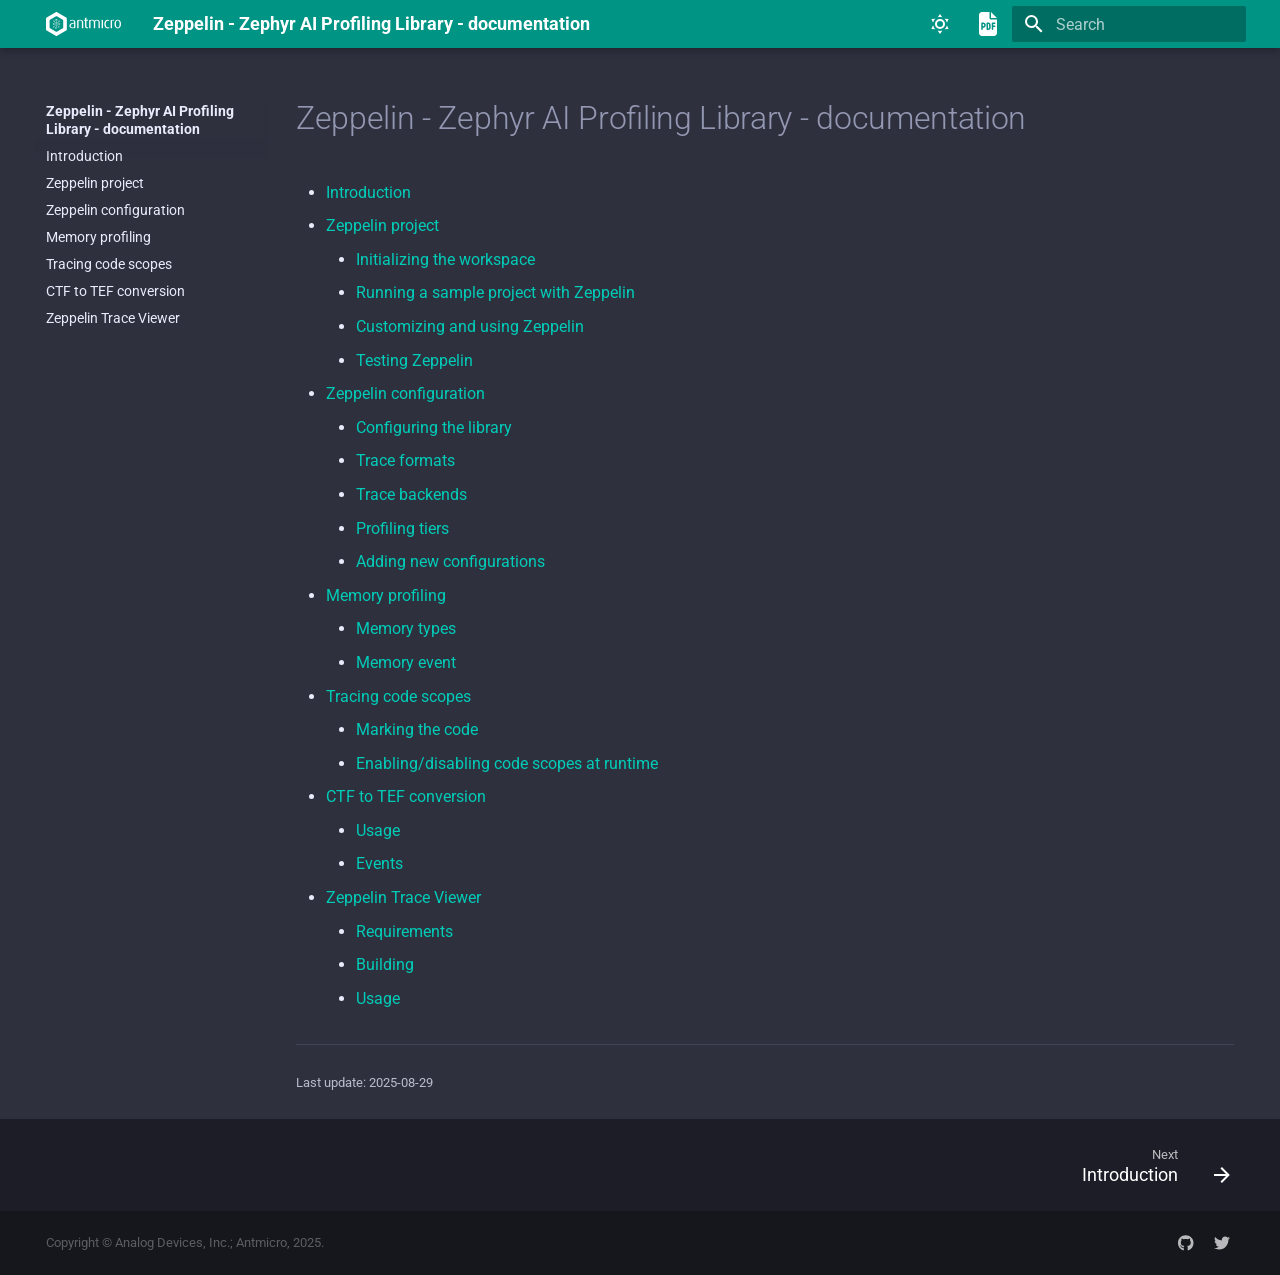
<file: index.html>
<!doctype html>
<html lang="en" class="no-js">
  <head>
    
      <meta charset="utf-8">
      <meta name="viewport" content="width=device-width,initial-scale=1">
      
      
      
      <link rel="icon" href="">
    
    
      
        <title>Zeppelin - Zephyr AI Profiling Library - documentation</title>
      
    
    
      
        
        
      
      

    
    
    
      
        
        
        <style>:root{--md-text-font:"Roboto";--md-code-font:"Roboto Mono"}</style>
      
    
        <link rel="stylesheet" type="text/css" href="_static/sphinx_immaterial_theme.c5589c0bd87d933a4.min.css?v=eeeb54bc" />
    <script>__md_scope=new URL(".",location),__md_hash=e=>[...e].reduce((e,_)=>(e<<5)-e+_.charCodeAt(0),0),__md_get=(e,_=localStorage,t=__md_scope)=>JSON.parse(_.getItem(t.pathname+"."+e)),__md_set=(e,_,t=localStorage,a=__md_scope)=>{try{t.setItem(a.pathname+"."+e,JSON.stringify(_))}catch(e){}}</script>
    
      

    
    
    
  </head>
  
  
    
    
      
    
    
    
    
    <body dir="ltr" data-md-color-scheme="slate" data-md-color-primary="teal" data-md-color-accent="deep-orange">
  
    
    
      <script>var palette=__md_get("__palette");if(palette&&"object"==typeof palette.color)for(var key of Object.keys(palette.color))document.body.setAttribute("data-md-color-"+key,palette.color[key])</script>
    
    <input class="md-toggle" data-md-toggle="drawer" type="checkbox" id="__drawer" autocomplete="off">
    <input class="md-toggle" data-md-toggle="search" type="checkbox" id="__search" autocomplete="off">
    <label class="md-overlay" for="__drawer"></label>
    <div data-md-component="skip">
      
    </div>
    <div data-md-component="announce">
      
    </div>
    
    
      

<header class="md-header" data-md-component="header">
  <nav class="md-header__inner md-grid" aria-label="Header">
    <a href="#" title="Zeppelin - Zephyr AI Profiling Library - documentation" class="md-header__button md-logo" aria-label="Zeppelin - Zephyr AI Profiling Library - documentation" data-md-component="logo">
      <img src="_static/white.svg" alt="logo">
    </a>
    <label class="md-header__button md-icon" for="__drawer">
      <svg xmlns="http://www.w3.org/2000/svg" viewBox="0 0 24 24"><path d="M3 6h18v2H3V6m0 5h18v2H3v-2m0 5h18v2H3v-2Z"/></svg>
    </label>
    <div class="md-header__title" data-md-component="header-title">
      <div class="md-header__ellipsis">
        <div class="md-header__topic">
          <span class="md-ellipsis">
            Zeppelin - Zephyr AI Profiling Library - documentation
          </span>
        </div>
        <div class="md-header__topic" data-md-component="header-topic">
          <span class="md-ellipsis">
            
              Zeppelin - Zephyr AI Profiling Library - documentation
            
          </span>
        </div>
      </div>
    </div>
    
      <form class="md-header__option" data-md-component="palette">
        
          
          
          <input class="md-option" data-md-color-media="" data-md-color-scheme="slate" data-md-color-primary="teal" data-md-color-accent="deep-orange"  aria-label="Switch to light mode"  type="radio" name="__palette" id="__palette_1">
          
            <label class="md-header__button md-icon" title="Switch to light mode" for="__palette_2" hidden>
              <svg xmlns="http://www.w3.org/2000/svg" viewBox="0 0 24 24"><path d="M12 7a5 5 0 0 1 5 5 5 5 0 0 1-5 5 5 5 0 0 1-5-5 5 5 0 0 1 5-5m0 2a3 3 0 0 0-3 3 3 3 0 0 0 3 3 3 3 0 0 0 3-3 3 3 0 0 0-3-3m0-7 2.39 3.42C13.65 5.15 12.84 5 12 5c-.84 0-1.65.15-2.39.42L12 2M3.34 7l4.16-.35A7.2 7.2 0 0 0 5.94 8.5c-.44.74-.69 1.5-.83 2.29L3.34 7m.02 10 1.76-3.77a7.131 7.131 0 0 0 2.38 4.14L3.36 17M20.65 7l-1.77 3.79a7.023 7.023 0 0 0-2.38-4.15l4.15.36m-.01 10-4.14.36c.59-.51 1.12-1.14 1.54-1.86.42-.73.69-1.5.83-2.29L20.64 17M12 22l-2.41-3.44c.74.27 1.55.44 2.41.44.82 0 1.63-.17 2.37-.44L12 22Z"/></svg>
            </label>
          
        
          
          
          <input class="md-option" data-md-color-media="" data-md-color-scheme="default" data-md-color-primary="teal" data-md-color-accent="deep-orange"  aria-label="Switch to dark mode"  type="radio" name="__palette" id="__palette_2">
          
            <label class="md-header__button md-icon" title="Switch to dark mode" for="__palette_1" hidden>
              <svg xmlns="http://www.w3.org/2000/svg" viewBox="0 0 24 24"><path d="m17.75 4.09-2.53 1.94.91 3.06-2.63-1.81-2.63 1.81.91-3.06-2.53-1.94L12.44 4l1.06-3 1.06 3 3.19.09m3.5 6.91-1.64 1.25.59 1.98-1.7-1.17-1.7 1.17.59-1.98L15.75 11l2.06-.05L18.5 9l.69 1.95 2.06.05m-2.28 4.95c.83-.08 1.72 1.1 1.19 1.85-.32.45-.66.87-1.08 1.27C15.17 23 8.84 23 4.94 19.07c-3.91-3.9-3.91-10.24 0-14.14.4-.4.82-.76 1.27-1.08.75-.53 1.93.36 1.85 1.19-.27 2.86.69 5.83 2.89 8.02a9.96 9.96 0 0 0 8.02 2.89m-1.64 2.02a12.08 12.08 0 0 1-7.8-3.47c-2.17-2.19-3.33-5-3.49-7.82-2.81 3.14-2.7 7.96.31 10.98 3.02 3.01 7.84 3.12 10.98.31Z"/></svg>
            </label>
          
        
      </form>
    
    
    
      <div class="md-header__button">
        <a href="zeppelin-ai-profiling-documentation.pdf" title="PDF - zeppelin-ai-profiling-documentation.pdf">
          <div class="md-icon">
            
            <svg xmlns="http://www.w3.org/2000/svg" viewBox="0 0 384 512"><!--! Font Awesome Free 6.2.0 by @fontawesome - https://fontawesome.com License - https://fontawesome.com/license/free (Icons: CC BY 4.0, Fonts: SIL OFL 1.1, Code: MIT License) Copyright 2022 Fonticons, Inc.--><path d="M64 0C28.7 0 0 28.7 0 64v384c0 35.3 28.7 64 64 64h256c35.3 0 64-28.7 64-64V160H256c-17.7 0-32-14.3-32-32V0H64zm192 0v128h128L256 0zM64 224h24c30.9 0 56 25.1 56 56s-25.1 56-56 56h-8v32c0 8.8-7.2 16-16 16s-16-7.2-16-16V240c0-8.8 7.2-16 16-16zm24 80c13.3 0 24-10.7 24-24s-10.7-24-24-24h-8v48h8zm72-64c0-8.8 7.2-16 16-16h24c26.5 0 48 21.5 48 48v64c0 26.5-21.5 48-48 48h-24c-8.8 0-16-7.2-16-16V240zm32 112h8c8.8 0 16-7.2 16-16v-64c0-8.8-7.2-16-16-16h-8v96zm96-128h48c8.8 0 16 7.2 16 16s-7.2 16-16 16h-32v32h32c8.8 0 16 7.2 16 16s-7.2 16-16 16h-32v48c0 8.8-7.2 16-16 16s-16-7.2-16-16V240c0-8.8 7.2-16 16-16z"/></svg>
          </div>
        </a>
      </div>
    
    
      <label class="md-header__button md-icon" for="__search">
        <svg xmlns="http://www.w3.org/2000/svg" viewBox="0 0 24 24"><path d="M9.5 3A6.5 6.5 0 0 1 16 9.5c0 1.61-.59 3.09-1.56 4.23l.27.27h.79l5 5-1.5 1.5-5-5v-.79l-.27-.27A6.516 6.516 0 0 1 9.5 16 6.5 6.5 0 0 1 3 9.5 6.5 6.5 0 0 1 9.5 3m0 2C7 5 5 7 5 9.5S7 14 9.5 14 14 12 14 9.5 12 5 9.5 5Z"/></svg>
      </label>
      <div class="md-search" data-md-component="search" role="dialog">
  <label class="md-search__overlay" for="__search"></label>
  <div class="md-search__inner" role="search">
    <form class="md-search__form" name="search">
      <input type="text" class="md-search__input" name="query" aria-label="Search" placeholder="Search" autocapitalize="off" autocorrect="off" autocomplete="off" spellcheck="false" data-md-component="search-query" required>
      <label class="md-search__icon md-icon" for="__search">
        <svg xmlns="http://www.w3.org/2000/svg" viewBox="0 0 24 24"><path d="M9.5 3A6.5 6.5 0 0 1 16 9.5c0 1.61-.59 3.09-1.56 4.23l.27.27h.79l5 5-1.5 1.5-5-5v-.79l-.27-.27A6.516 6.516 0 0 1 9.5 16 6.5 6.5 0 0 1 3 9.5 6.5 6.5 0 0 1 9.5 3m0 2C7 5 5 7 5 9.5S7 14 9.5 14 14 12 14 9.5 12 5 9.5 5Z"/></svg>
        <svg xmlns="http://www.w3.org/2000/svg" viewBox="0 0 24 24"><path d="M20 11v2H8l5.5 5.5-1.42 1.42L4.16 12l7.92-7.92L13.5 5.5 8 11h12Z"/></svg>
      </label>
      <nav class="md-search__options" aria-label="Search">
        
        <button type="reset" class="md-search__icon md-icon" title="Clear" aria-label="Clear" tabindex="-1">
          <svg xmlns="http://www.w3.org/2000/svg" viewBox="0 0 24 24"><path d="M19 6.41 17.59 5 12 10.59 6.41 5 5 6.41 10.59 12 5 17.59 6.41 19 12 13.41 17.59 19 19 17.59 13.41 12 19 6.41Z"/></svg>
        </button>
      </nav>
      
    </form>
    <div class="md-search__output">
      <div class="md-search__scrollwrap" data-md-scrollfix>
        <div class="md-search-result" data-md-component="search-result">
          <div class="md-search-result__meta">
            Initializing search
          </div>
          <ol class="md-search-result__list"></ol>
        </div>
      </div>
    </div>
  </div>
</div>
    
    
  </nav>
  
</header>
    
    <div class="md-container" data-md-component="container">
      
      
      
      
        
          
        
      
      <main class="md-main" data-md-component="main">
        <div class="md-main__inner md-grid">
          
            
              
              <div class="md-sidebar md-sidebar--primary" data-md-component="sidebar" data-md-type="navigation" >
                <div class="md-sidebar__scrollwrap">
                  <div class="md-sidebar__inner">
                    


  

<nav class="md-nav md-nav--primary md-nav--integrated" aria-label="Navigation" data-md-level="0">
  <label class="md-nav__title" for="__drawer">
    <a href="#" title="Zeppelin - Zephyr AI Profiling Library - documentation" class="md-nav__button md-logo" aria-label="Zeppelin - Zephyr AI Profiling Library - documentation" data-md-component="logo">
      <img src="_static/white.svg" alt="logo">
    </a>
    Zeppelin - Zephyr AI Profiling Library - documentation
  </label>
  
  <ul class="md-nav__list" data-md-scrollfix>
    
      
      
      

  
  
  
  
    <li class="md-nav__item">
      <a href="introduction.html" class="md-nav__link">
        <span class="md-ellipsis">Introduction</span>
      </a>
    </li>
  

    
      
      
      

  
  
  
  
    <li class="md-nav__item">
      <a href="library.html" class="md-nav__link">
        <span class="md-ellipsis">Zeppelin project</span>
      </a>
    </li>
  

    
      
      
      

  
  
  
  
    <li class="md-nav__item">
      <a href="configuration.html" class="md-nav__link">
        <span class="md-ellipsis">Zeppelin configuration</span>
      </a>
    </li>
  

    
      
      
      

  
  
  
  
    <li class="md-nav__item">
      <a href="memory_profiling.html" class="md-nav__link">
        <span class="md-ellipsis">Memory profiling</span>
      </a>
    </li>
  

    
      
      
      

  
  
  
  
    <li class="md-nav__item">
      <a href="code_scopes.html" class="md-nav__link">
        <span class="md-ellipsis">Tracing code scopes</span>
      </a>
    </li>
  

    
      
      
      

  
  
  
  
    <li class="md-nav__item">
      <a href="ctf_to_tef.html" class="md-nav__link">
        <span class="md-ellipsis">CTF to TEF conversion</span>
      </a>
    </li>
  

    
      
      
      

  
  
  
  
    <li class="md-nav__item">
      <a href="visual_interface.html" class="md-nav__link">
        <span class="md-ellipsis">Zeppelin Trace Viewer</span>
      </a>
    </li>
  

    
  </ul>
</nav>
                  </div>
                </div>
              </div>
            
            
          
          
            <div class="md-content" data-md-component="content">
              <article class="md-content__inner md-typeset" role="main">
                  


<h1 id="zeppelin-zephyr-ai-profiling-library-documentation">Zeppelin - Zephyr AI Profiling Library - documentation<a class="headerlink" href="#zeppelin-zephyr-ai-profiling-library-documentation" title="Link to this heading">¶</a></h1>
<div class="toctree-wrapper compound">
<ul>
<li class="toctree-l1"><a class="reference internal" href="introduction.html">Introduction</a></li>
<li class="toctree-l1"><a class="reference internal" href="library.html">Zeppelin project</a><ul>
<li class="toctree-l2"><a class="reference internal" href="library.html#initializing-the-workspace">Initializing the workspace</a></li>
<li class="toctree-l2"><a class="reference internal" href="library.html#running-a-sample-project-with-zeppelin">Running a sample project with Zeppelin</a></li>
<li class="toctree-l2"><a class="reference internal" href="library.html#customizing-and-using-zeppelin">Customizing and using Zeppelin</a></li>
<li class="toctree-l2"><a class="reference internal" href="library.html#testing-zeppelin">Testing Zeppelin</a></li>
</ul>
</li>
<li class="toctree-l1"><a class="reference internal" href="configuration.html">Zeppelin configuration</a><ul>
<li class="toctree-l2"><a class="reference internal" href="configuration.html#configuring-the-library">Configuring the library</a></li>
<li class="toctree-l2"><a class="reference internal" href="configuration.html#trace-formats">Trace formats</a></li>
<li class="toctree-l2"><a class="reference internal" href="configuration.html#trace-backends">Trace backends</a></li>
<li class="toctree-l2"><a class="reference internal" href="configuration.html#profiling-tiers">Profiling tiers</a></li>
<li class="toctree-l2"><a class="reference internal" href="configuration.html#adding-new-configurations">Adding new configurations</a></li>
</ul>
</li>
<li class="toctree-l1"><a class="reference internal" href="memory_profiling.html">Memory profiling</a><ul>
<li class="toctree-l2"><a class="reference internal" href="memory_profiling.html#memory-types">Memory types</a></li>
<li class="toctree-l2"><a class="reference internal" href="memory_profiling.html#memory-event">Memory event</a></li>
</ul>
</li>
<li class="toctree-l1"><a class="reference internal" href="code_scopes.html">Tracing code scopes</a><ul>
<li class="toctree-l2"><a class="reference internal" href="code_scopes.html#marking-the-code">Marking the code</a></li>
<li class="toctree-l2"><a class="reference internal" href="code_scopes.html#enabling-disabling-code-scopes-at-runtime">Enabling/disabling code scopes at runtime</a></li>
</ul>
</li>
<li class="toctree-l1"><a class="reference internal" href="ctf_to_tef.html">CTF to TEF conversion</a><ul>
<li class="toctree-l2"><a class="reference internal" href="ctf_to_tef.html#usage">Usage</a></li>
<li class="toctree-l2"><a class="reference internal" href="ctf_to_tef.html#events">Events</a></li>
</ul>
</li>
<li class="toctree-l1"><a class="reference internal" href="visual_interface.html">Zeppelin Trace Viewer</a><ul>
<li class="toctree-l2"><a class="reference internal" href="visual_interface.html#requirements">Requirements</a></li>
<li class="toctree-l2"><a class="reference internal" href="visual_interface.html#building">Building</a></li>
<li class="toctree-l2"><a class="reference internal" href="visual_interface.html#usage">Usage</a></li>
</ul>
</li>
</ul>
</div>


  <hr>
<div class="md-source-file">
  <small>
    
      Last update:
      2025-08-29
    
  </small>
</div>





                
              </article>
            </div>
          
          
        </div>
        
      </main>
      
        <footer class="md-footer">
  
    
    <nav class="md-footer__inner md-grid" aria-label="Footer" >
      
      
        
        <a href="introduction.html" class="md-footer__link md-footer__link--next" aria-label="Next: Introduction" rel="next">
          <div class="md-footer__title">
            <div class="md-ellipsis">
              <span class="md-footer__direction">
                Next
              </span>
              Introduction
            </div>
          </div>
          <div class="md-footer__button md-icon">
            <svg xmlns="http://www.w3.org/2000/svg" viewBox="0 0 24 24"><path d="M4 11v2h12l-5.5 5.5 1.42 1.42L19.84 12l-7.92-7.92L10.5 5.5 16 11H4Z"/></svg>
          </div>
        </a>
      
    </nav>
  
  
  
  <div class="md-footer-meta md-typeset">
    
    <div class="md-footer-meta__inner md-grid">
      <div class="md-copyright">
  
    <div class="md-footer-copyright__highlight">
        Copyright &#169; Analog Devices, Inc.; Antmicro, 2025.
        
    </div>
  
  
</div>
      
        <div class="md-social">
  
    
    
      
      
    
    <a href="https://github.com/antmicro" target="_blank" rel="noopener" title="github.com" class="md-social__link">
      <svg xmlns="http://www.w3.org/2000/svg" viewBox="0 0 496 512"><!--! Font Awesome Free 6.2.0 by @fontawesome - https://fontawesome.com License - https://fontawesome.com/license/free (Icons: CC BY 4.0, Fonts: SIL OFL 1.1, Code: MIT License) Copyright 2022 Fonticons, Inc.--><path d="M165.9 397.4c0 2-2.3 3.6-5.2 3.6-3.3.3-5.6-1.3-5.6-3.6 0-2 2.3-3.6 5.2-3.6 3-.3 5.6 1.3 5.6 3.6zm-31.1-4.5c-.7 2 1.3 4.3 4.3 4.9 2.6 1 5.6 0 6.2-2s-1.3-4.3-4.3-5.2c-2.6-.7-5.5.3-6.2 2.3zm44.2-1.7c-2.9.7-4.9 2.6-4.6 4.9.3 2 2.9 3.3 5.9 2.6 2.9-.7 4.9-2.6 4.6-4.6-.3-1.9-3-3.2-5.9-2.9zM244.8 8C106.1 8 0 113.3 0 252c0 110.9 69.8 205.8 169.5 239.2 12.8 2.3 17.3-5.6 17.3-12.1 0-6.2-.3-40.4-.3-61.4 0 0-70 15-84.7-29.8 0 0-11.4-29.1-27.8-36.6 0 0-22.9-15.7 1.6-15.4 0 0 24.9 2 38.6 25.8 21.9 38.6 58.6 27.5 72.9 20.9 2.3-16 8.8-27.1 16-33.7-55.9-6.2-112.3-14.3-112.3-110.5 0-27.5 7.6-41.3 23.6-58.9-2.6-6.5-11.1-33.3 2.6-67.9 20.9-6.5 69 27 69 27 20-5.6 41.5-8.5 62.8-8.5s42.8 2.9 62.8 8.5c0 0 48.1-33.6 69-27 13.7 34.7 5.2 61.4 2.6 67.9 16 17.7 25.8 31.5 25.8 58.9 0 96.5-58.9 104.2-114.8 110.5 9.2 7.9 17 22.9 17 46.4 0 33.7-.3 75.4-.3 83.6 0 6.5 4.6 14.4 17.3 12.1C428.2 457.8 496 362.9 496 252 496 113.3 383.5 8 244.8 8zM97.2 352.9c-1.3 1-1 3.3.7 5.2 1.6 1.6 3.9 2.3 5.2 1 1.3-1 1-3.3-.7-5.2-1.6-1.6-3.9-2.3-5.2-1zm-10.8-8.1c-.7 1.3.3 2.9 2.3 3.9 1.6 1 3.6.7 4.3-.7.7-1.3-.3-2.9-2.3-3.9-2-.6-3.6-.3-4.3.7zm32.4 35.6c-1.6 1.3-1 4.3 1.3 6.2 2.3 2.3 5.2 2.6 6.5 1 1.3-1.3.7-4.3-1.3-6.2-2.2-2.3-5.2-2.6-6.5-1zm-11.4-14.7c-1.6 1-1.6 3.6 0 5.9 1.6 2.3 4.3 3.3 5.6 2.3 1.6-1.3 1.6-3.9 0-6.2-1.4-2.3-4-3.3-5.6-2z"/></svg>
    </a>
  
    
    
      
      
    
    <a href="https://twitter.com/antmicro" target="_blank" rel="noopener" title="twitter.com" class="md-social__link">
      <svg xmlns="http://www.w3.org/2000/svg" viewBox="0 0 512 512"><!--! Font Awesome Free 6.2.0 by @fontawesome - https://fontawesome.com License - https://fontawesome.com/license/free (Icons: CC BY 4.0, Fonts: SIL OFL 1.1, Code: MIT License) Copyright 2022 Fonticons, Inc.--><path d="M459.37 151.716c.325 4.548.325 9.097.325 13.645 0 138.72-105.583 298.558-298.558 298.558-59.452 0-114.68-17.219-161.137-47.106 8.447.974 16.568 1.299 25.34 1.299 49.055 0 94.213-16.568 130.274-44.832-46.132-.975-84.792-31.188-98.112-72.772 6.498.974 12.995 1.624 19.818 1.624 9.421 0 18.843-1.3 27.614-3.573-48.081-9.747-84.143-51.98-84.143-102.985v-1.299c13.969 7.797 30.214 12.67 47.431 13.319-28.264-18.843-46.781-51.005-46.781-87.391 0-19.492 5.197-37.36 14.294-52.954 51.655 63.675 129.3 105.258 216.365 109.807-1.624-7.797-2.599-15.918-2.599-24.04 0-57.828 46.782-104.934 104.934-104.934 30.213 0 57.502 12.67 76.67 33.137 23.715-4.548 46.456-13.32 66.599-25.34-7.798 24.366-24.366 44.833-46.132 57.827 21.117-2.273 41.584-8.122 60.426-16.243-14.292 20.791-32.161 39.308-52.628 54.253z"/></svg>
    </a>
  
</div>
      
    </div>
    
  </div>
</footer>
      
    </div>
    <div class="md-dialog" data-md-component="dialog">
      <div class="md-dialog__inner md-typeset"></div>
    </div>
    
    <script id="__config" type="application/json">{"base": ".", "features": ["toc.integrate"], "translations": {"clipboard.copied": "Copied to clipboard", "clipboard.copy": "Copy to clipboard", "search.config.lang": "en", "search.config.pipeline": "trimmer, stopWordFilter", "search.config.separator": "[\\s\\-]+", "search.placeholder": "Search", "search.result.more.one": "1 more on this page", "search.result.more.other": "# more on this page", "search.result.none": "No matching documents", "search.result.one": "1 matching document", "search.result.other": "# matching documents", "search.result.placeholder": "Type to start searching", "search.result.term.missing": "Missing", "select.version.title": "Select version"}}</script>
    
      
        <script src="_static/sphinx_immaterial_theme.f9d9eeeb247ace16c.min.js?v=8ec58cb5"></script>
    
  </body>
</html>
</file>
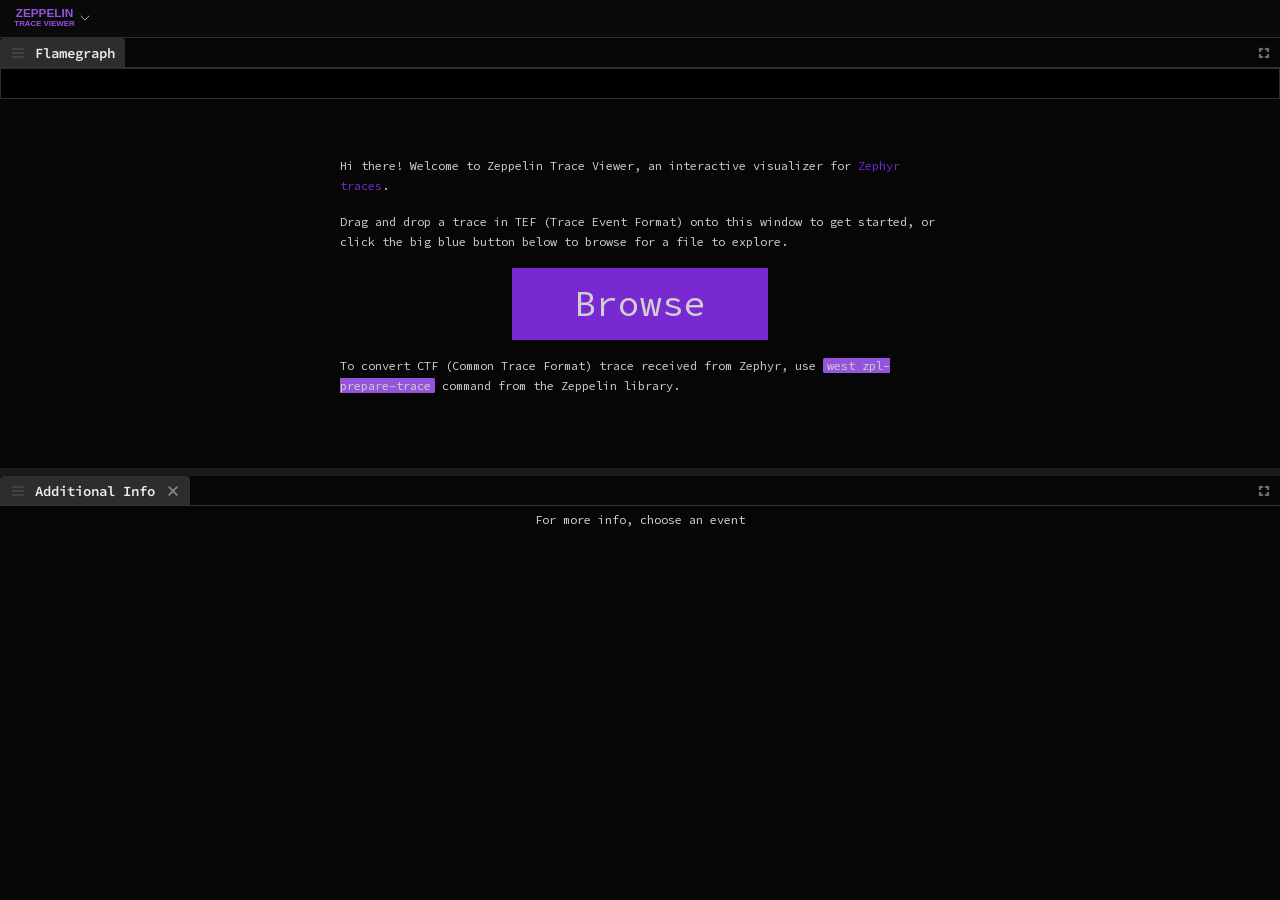
<file: _static/trace_viewer/index.html>
<!--
Copyright (c) 2025 Analog Devices, Inc.
Copyright (c) 2025 Antmicro <www.antmicro.com>

SPDX-License-Identifier: Apache-2.0
-->


<!DOCTYPE html>
<html lang="en">

<head>
	<meta charset="UTF-8" />
	<link rel="icon" type="image/svg+xml" href="./favicon.ico" />
	<meta name="viewport" content="width=device-width, initial-scale=1.0" />
	<meta name="color-scheme" content="dark" />
	<title>Zeppelin Trace Viewer</title>
  <script type="module" crossorigin src="./assets/index-CArmgoRT.js"></script>
  <link rel="stylesheet" crossorigin href="./assets/index-DSG3oG3d.css">
</head>

<body>
	<div id="mountpoint"></div>
</body>

</html>
</file>
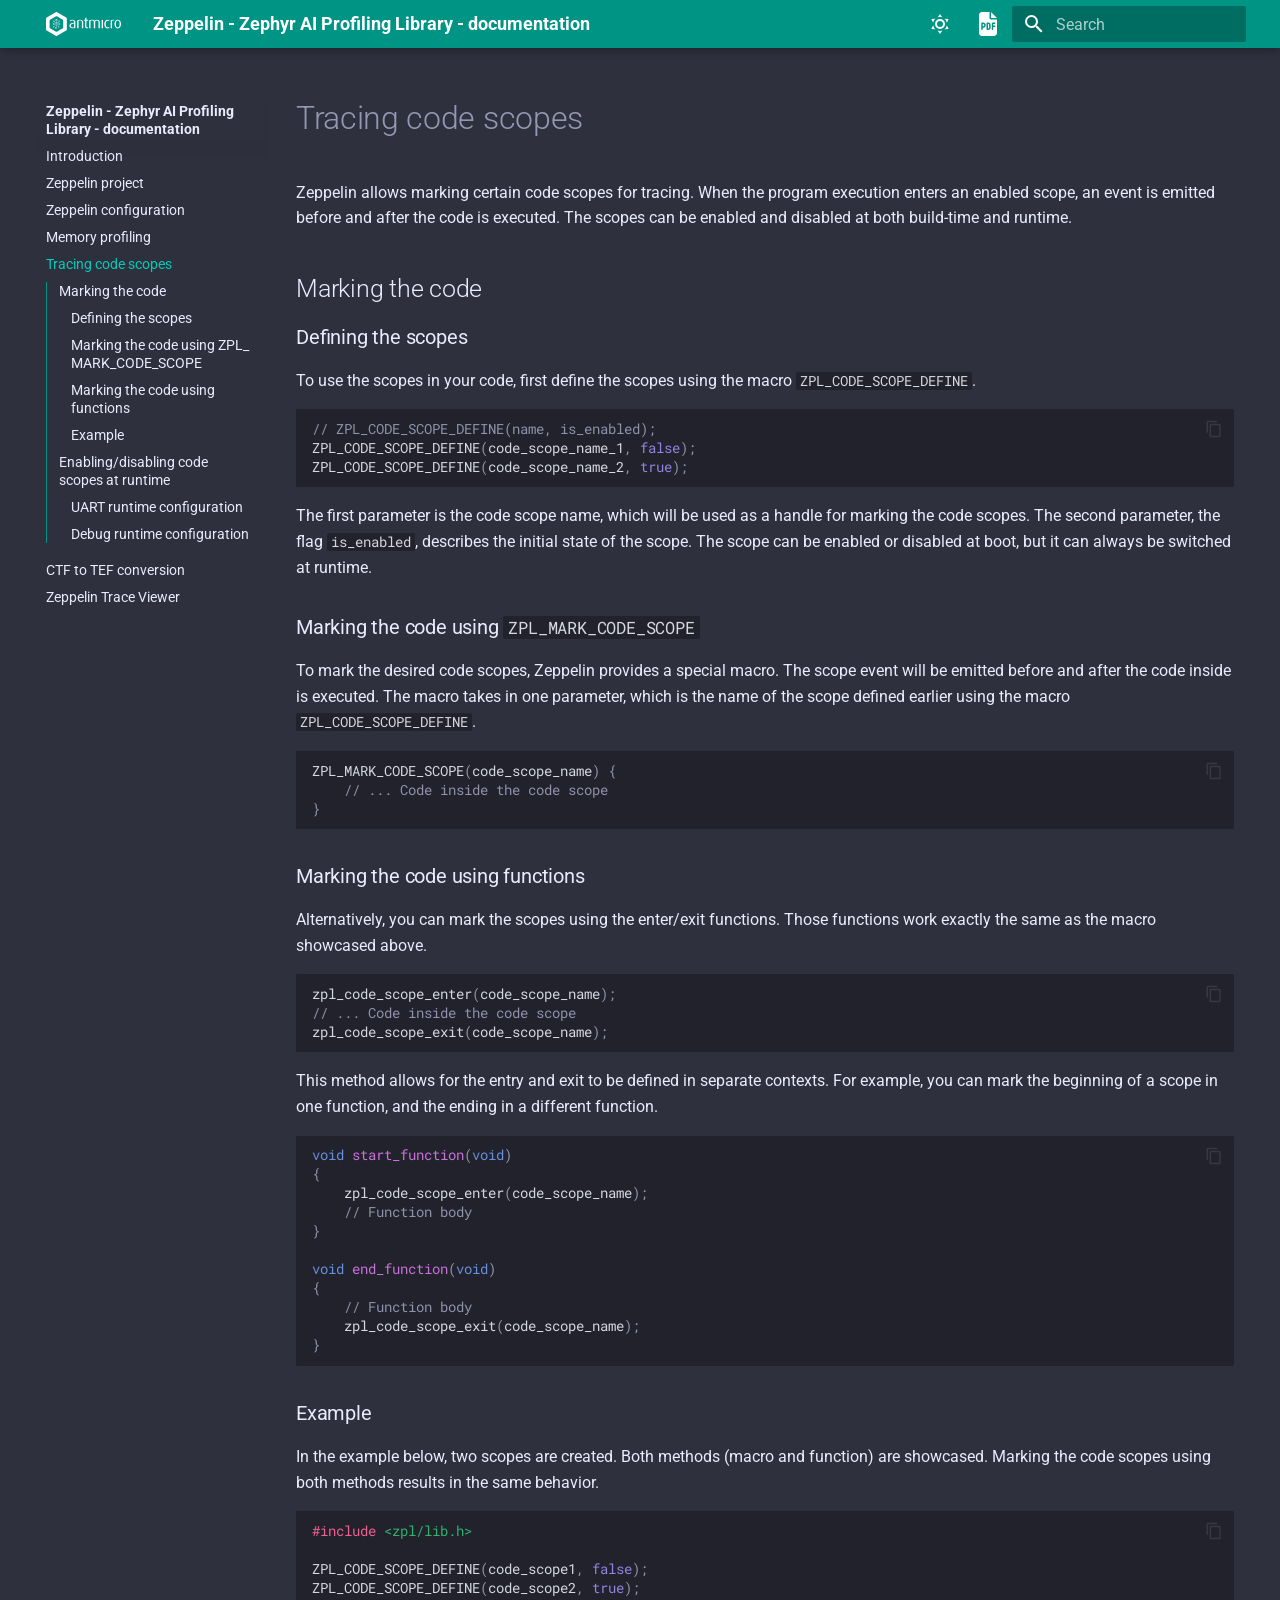
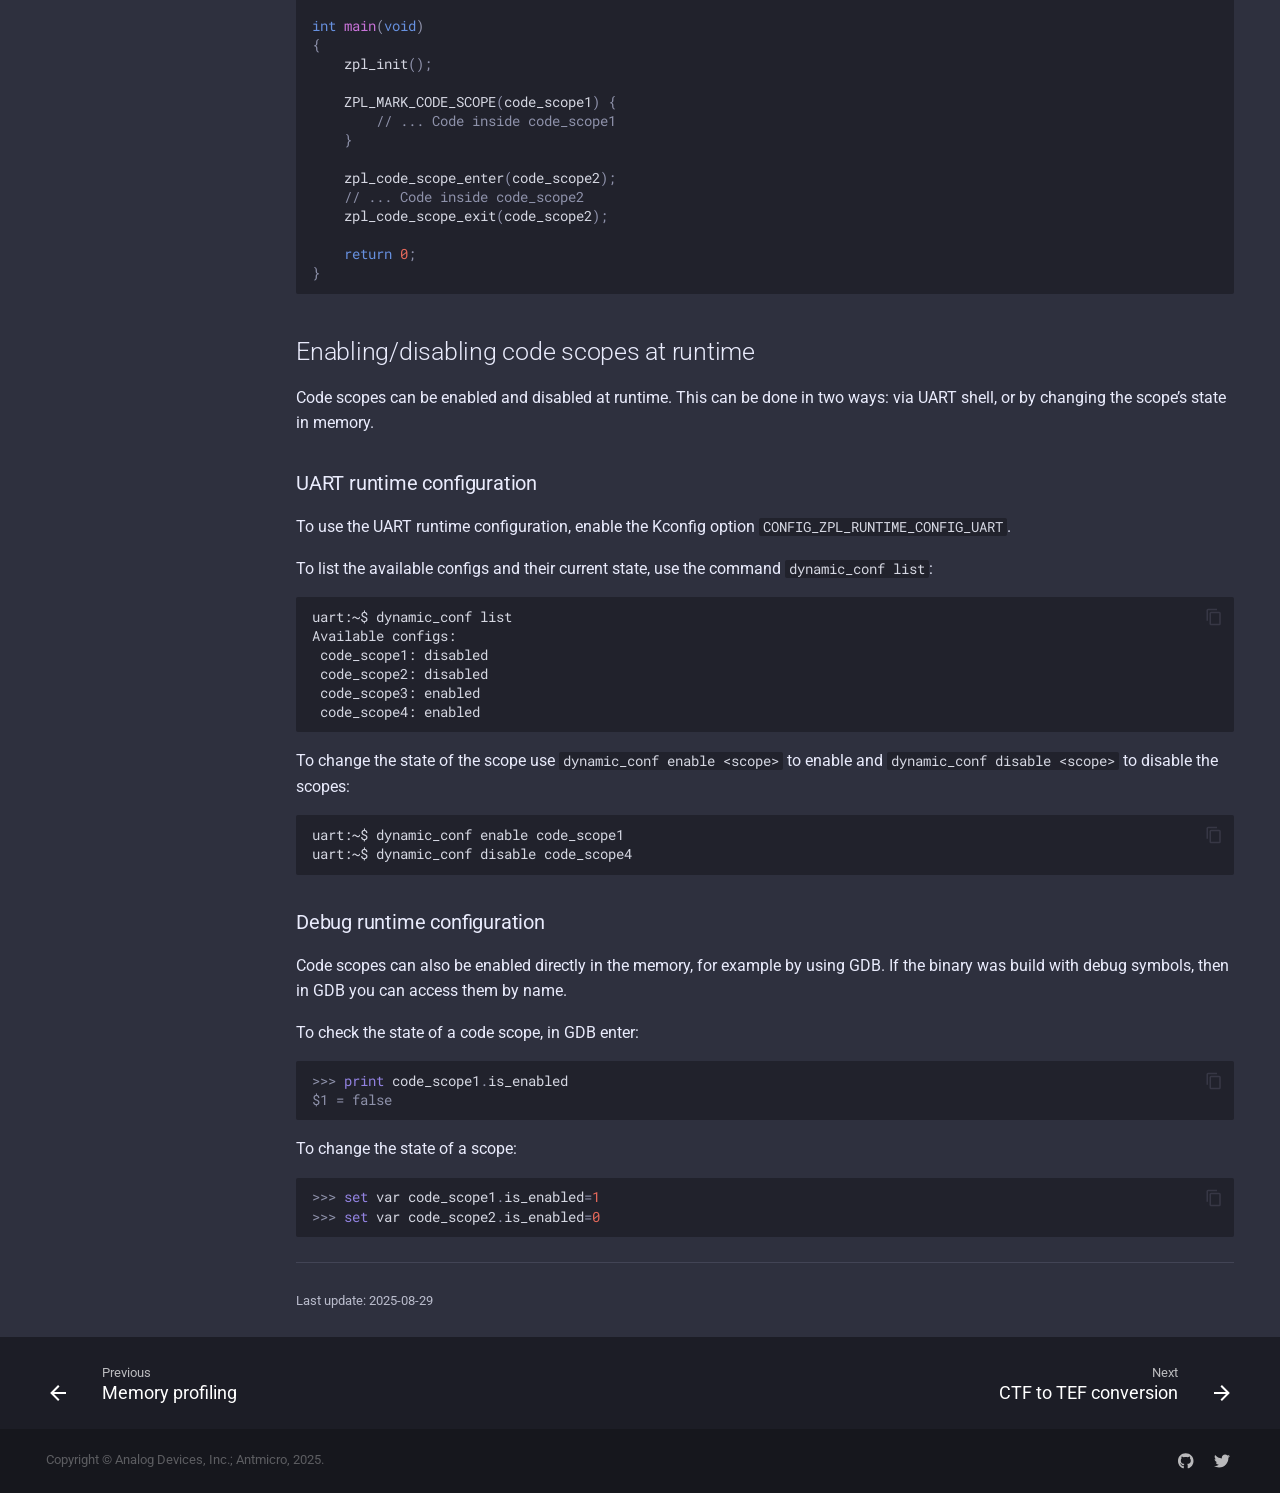
<file: code_scopes.html>
<!doctype html>
<html lang="en" class="no-js">
  <head>
    
      <meta charset="utf-8">
      <meta name="viewport" content="width=device-width,initial-scale=1">
      
      
      
      <link rel="icon" href="">
    
    
      
        <title>Tracing code scopes - Zeppelin - Zephyr AI Profiling Library - documentation</title>
      
    
    
      
        
        
      
      

    
    
    
      
        
        
        <style>:root{--md-text-font:"Roboto";--md-code-font:"Roboto Mono"}</style>
      
    
        <link rel="stylesheet" type="text/css" href="_static/sphinx_immaterial_theme.c5589c0bd87d933a4.min.css?v=eeeb54bc" />
    <script>__md_scope=new URL(".",location),__md_hash=e=>[...e].reduce((e,_)=>(e<<5)-e+_.charCodeAt(0),0),__md_get=(e,_=localStorage,t=__md_scope)=>JSON.parse(_.getItem(t.pathname+"."+e)),__md_set=(e,_,t=localStorage,a=__md_scope)=>{try{t.setItem(a.pathname+"."+e,JSON.stringify(_))}catch(e){}}</script>
    
      

    
    
    
  </head>
  
  
    
    
      
    
    
    
    
    <body dir="ltr" data-md-color-scheme="slate" data-md-color-primary="teal" data-md-color-accent="deep-orange">
  
    
    
      <script>var palette=__md_get("__palette");if(palette&&"object"==typeof palette.color)for(var key of Object.keys(palette.color))document.body.setAttribute("data-md-color-"+key,palette.color[key])</script>
    
    <input class="md-toggle" data-md-toggle="drawer" type="checkbox" id="__drawer" autocomplete="off">
    <input class="md-toggle" data-md-toggle="search" type="checkbox" id="__search" autocomplete="off">
    <label class="md-overlay" for="__drawer"></label>
    <div data-md-component="skip">
      
    </div>
    <div data-md-component="announce">
      
    </div>
    
    
      

<header class="md-header" data-md-component="header">
  <nav class="md-header__inner md-grid" aria-label="Header">
    <a href="index.html" title="Zeppelin - Zephyr AI Profiling Library - documentation" class="md-header__button md-logo" aria-label="Zeppelin - Zephyr AI Profiling Library - documentation" data-md-component="logo">
      <img src="_static/white.svg" alt="logo">
    </a>
    <label class="md-header__button md-icon" for="__drawer">
      <svg xmlns="http://www.w3.org/2000/svg" viewBox="0 0 24 24"><path d="M3 6h18v2H3V6m0 5h18v2H3v-2m0 5h18v2H3v-2Z"/></svg>
    </label>
    <div class="md-header__title" data-md-component="header-title">
      <div class="md-header__ellipsis">
        <div class="md-header__topic">
          <span class="md-ellipsis">
            Zeppelin - Zephyr AI Profiling Library - documentation
          </span>
        </div>
        <div class="md-header__topic" data-md-component="header-topic">
          <span class="md-ellipsis">
            
              Tracing code scopes
            
          </span>
        </div>
      </div>
    </div>
    
      <form class="md-header__option" data-md-component="palette">
        
          
          
          <input class="md-option" data-md-color-media="" data-md-color-scheme="slate" data-md-color-primary="teal" data-md-color-accent="deep-orange"  aria-label="Switch to light mode"  type="radio" name="__palette" id="__palette_1">
          
            <label class="md-header__button md-icon" title="Switch to light mode" for="__palette_2" hidden>
              <svg xmlns="http://www.w3.org/2000/svg" viewBox="0 0 24 24"><path d="M12 7a5 5 0 0 1 5 5 5 5 0 0 1-5 5 5 5 0 0 1-5-5 5 5 0 0 1 5-5m0 2a3 3 0 0 0-3 3 3 3 0 0 0 3 3 3 3 0 0 0 3-3 3 3 0 0 0-3-3m0-7 2.39 3.42C13.65 5.15 12.84 5 12 5c-.84 0-1.65.15-2.39.42L12 2M3.34 7l4.16-.35A7.2 7.2 0 0 0 5.94 8.5c-.44.74-.69 1.5-.83 2.29L3.34 7m.02 10 1.76-3.77a7.131 7.131 0 0 0 2.38 4.14L3.36 17M20.65 7l-1.77 3.79a7.023 7.023 0 0 0-2.38-4.15l4.15.36m-.01 10-4.14.36c.59-.51 1.12-1.14 1.54-1.86.42-.73.69-1.5.83-2.29L20.64 17M12 22l-2.41-3.44c.74.27 1.55.44 2.41.44.82 0 1.63-.17 2.37-.44L12 22Z"/></svg>
            </label>
          
        
          
          
          <input class="md-option" data-md-color-media="" data-md-color-scheme="default" data-md-color-primary="teal" data-md-color-accent="deep-orange"  aria-label="Switch to dark mode"  type="radio" name="__palette" id="__palette_2">
          
            <label class="md-header__button md-icon" title="Switch to dark mode" for="__palette_1" hidden>
              <svg xmlns="http://www.w3.org/2000/svg" viewBox="0 0 24 24"><path d="m17.75 4.09-2.53 1.94.91 3.06-2.63-1.81-2.63 1.81.91-3.06-2.53-1.94L12.44 4l1.06-3 1.06 3 3.19.09m3.5 6.91-1.64 1.25.59 1.98-1.7-1.17-1.7 1.17.59-1.98L15.75 11l2.06-.05L18.5 9l.69 1.95 2.06.05m-2.28 4.95c.83-.08 1.72 1.1 1.19 1.85-.32.45-.66.87-1.08 1.27C15.17 23 8.84 23 4.94 19.07c-3.91-3.9-3.91-10.24 0-14.14.4-.4.82-.76 1.27-1.08.75-.53 1.93.36 1.85 1.19-.27 2.86.69 5.83 2.89 8.02a9.96 9.96 0 0 0 8.02 2.89m-1.64 2.02a12.08 12.08 0 0 1-7.8-3.47c-2.17-2.19-3.33-5-3.49-7.82-2.81 3.14-2.7 7.96.31 10.98 3.02 3.01 7.84 3.12 10.98.31Z"/></svg>
            </label>
          
        
      </form>
    
    
    
      <div class="md-header__button">
        <a href="zeppelin-ai-profiling-documentation.pdf" title="PDF - zeppelin-ai-profiling-documentation.pdf">
          <div class="md-icon">
            
            <svg xmlns="http://www.w3.org/2000/svg" viewBox="0 0 384 512"><!--! Font Awesome Free 6.2.0 by @fontawesome - https://fontawesome.com License - https://fontawesome.com/license/free (Icons: CC BY 4.0, Fonts: SIL OFL 1.1, Code: MIT License) Copyright 2022 Fonticons, Inc.--><path d="M64 0C28.7 0 0 28.7 0 64v384c0 35.3 28.7 64 64 64h256c35.3 0 64-28.7 64-64V160H256c-17.7 0-32-14.3-32-32V0H64zm192 0v128h128L256 0zM64 224h24c30.9 0 56 25.1 56 56s-25.1 56-56 56h-8v32c0 8.8-7.2 16-16 16s-16-7.2-16-16V240c0-8.8 7.2-16 16-16zm24 80c13.3 0 24-10.7 24-24s-10.7-24-24-24h-8v48h8zm72-64c0-8.8 7.2-16 16-16h24c26.5 0 48 21.5 48 48v64c0 26.5-21.5 48-48 48h-24c-8.8 0-16-7.2-16-16V240zm32 112h8c8.8 0 16-7.2 16-16v-64c0-8.8-7.2-16-16-16h-8v96zm96-128h48c8.8 0 16 7.2 16 16s-7.2 16-16 16h-32v32h32c8.8 0 16 7.2 16 16s-7.2 16-16 16h-32v48c0 8.8-7.2 16-16 16s-16-7.2-16-16V240c0-8.8 7.2-16 16-16z"/></svg>
          </div>
        </a>
      </div>
    
    
      <label class="md-header__button md-icon" for="__search">
        <svg xmlns="http://www.w3.org/2000/svg" viewBox="0 0 24 24"><path d="M9.5 3A6.5 6.5 0 0 1 16 9.5c0 1.61-.59 3.09-1.56 4.23l.27.27h.79l5 5-1.5 1.5-5-5v-.79l-.27-.27A6.516 6.516 0 0 1 9.5 16 6.5 6.5 0 0 1 3 9.5 6.5 6.5 0 0 1 9.5 3m0 2C7 5 5 7 5 9.5S7 14 9.5 14 14 12 14 9.5 12 5 9.5 5Z"/></svg>
      </label>
      <div class="md-search" data-md-component="search" role="dialog">
  <label class="md-search__overlay" for="__search"></label>
  <div class="md-search__inner" role="search">
    <form class="md-search__form" name="search">
      <input type="text" class="md-search__input" name="query" aria-label="Search" placeholder="Search" autocapitalize="off" autocorrect="off" autocomplete="off" spellcheck="false" data-md-component="search-query" required>
      <label class="md-search__icon md-icon" for="__search">
        <svg xmlns="http://www.w3.org/2000/svg" viewBox="0 0 24 24"><path d="M9.5 3A6.5 6.5 0 0 1 16 9.5c0 1.61-.59 3.09-1.56 4.23l.27.27h.79l5 5-1.5 1.5-5-5v-.79l-.27-.27A6.516 6.516 0 0 1 9.5 16 6.5 6.5 0 0 1 3 9.5 6.5 6.5 0 0 1 9.5 3m0 2C7 5 5 7 5 9.5S7 14 9.5 14 14 12 14 9.5 12 5 9.5 5Z"/></svg>
        <svg xmlns="http://www.w3.org/2000/svg" viewBox="0 0 24 24"><path d="M20 11v2H8l5.5 5.5-1.42 1.42L4.16 12l7.92-7.92L13.5 5.5 8 11h12Z"/></svg>
      </label>
      <nav class="md-search__options" aria-label="Search">
        
        <button type="reset" class="md-search__icon md-icon" title="Clear" aria-label="Clear" tabindex="-1">
          <svg xmlns="http://www.w3.org/2000/svg" viewBox="0 0 24 24"><path d="M19 6.41 17.59 5 12 10.59 6.41 5 5 6.41 10.59 12 5 17.59 6.41 19 12 13.41 17.59 19 19 17.59 13.41 12 19 6.41Z"/></svg>
        </button>
      </nav>
      
    </form>
    <div class="md-search__output">
      <div class="md-search__scrollwrap" data-md-scrollfix>
        <div class="md-search-result" data-md-component="search-result">
          <div class="md-search-result__meta">
            Initializing search
          </div>
          <ol class="md-search-result__list"></ol>
        </div>
      </div>
    </div>
  </div>
</div>
    
    
  </nav>
  
</header>
    
    <div class="md-container" data-md-component="container">
      
      
      
      
        
          
        
      
      <main class="md-main" data-md-component="main">
        <div class="md-main__inner md-grid">
          
            
              
              <div class="md-sidebar md-sidebar--primary" data-md-component="sidebar" data-md-type="navigation" >
                <div class="md-sidebar__scrollwrap">
                  <div class="md-sidebar__inner">
                    


  

<nav class="md-nav md-nav--primary md-nav--integrated" aria-label="Navigation" data-md-level="0">
  <label class="md-nav__title" for="__drawer">
    <a href="index.html" title="Zeppelin - Zephyr AI Profiling Library - documentation" class="md-nav__button md-logo" aria-label="Zeppelin - Zephyr AI Profiling Library - documentation" data-md-component="logo">
      <img src="_static/white.svg" alt="logo">
    </a>
    Zeppelin - Zephyr AI Profiling Library - documentation
  </label>
  
  <ul class="md-nav__list" data-md-scrollfix>
    
      
      
      

  
  
  
  
    <li class="md-nav__item">
      <a href="introduction.html" class="md-nav__link">
        <span class="md-ellipsis">Introduction</span>
      </a>
    </li>
  

    
      
      
      

  
  
  
  
    <li class="md-nav__item">
      <a href="library.html" class="md-nav__link">
        <span class="md-ellipsis">Zeppelin project</span>
      </a>
    </li>
  

    
      
      
      

  
  
  
  
    <li class="md-nav__item">
      <a href="configuration.html" class="md-nav__link">
        <span class="md-ellipsis">Zeppelin configuration</span>
      </a>
    </li>
  

    
      
      
      

  
  
  
  
    <li class="md-nav__item">
      <a href="memory_profiling.html" class="md-nav__link">
        <span class="md-ellipsis">Memory profiling</span>
      </a>
    </li>
  

    
      
      
      

  
  
    
  
    
  
  
    <li class="md-nav__item md-nav__item--active">
      
      
      <input class="md-nav__toggle md-toggle" data-md-toggle="toc" type="checkbox" id="__toc">
      
        <label class="md-nav__link md-nav__link--active" for="__toc">
          <span class="md-ellipsis">Tracing code scopes</span>
          <span class="md-nav__icon md-icon"></span>
        </label>
      
      <a href="#" class="md-nav__link md-nav__link--active">
        <span class="md-ellipsis">Tracing code scopes</span>
      </a>
      
        

<nav class="md-nav md-nav--secondary">
  
  
    
  
  
    <label class="md-nav__title" for="__toc">
      <span class="md-nav__icon md-icon"></span>
      Table of contents
    </label>
    <ul class="md-nav__list" data-md-component="toc" data-md-scrollfix>
      
        <li class="md-nav__item">
  <a href="#marking-the-code" class="md-nav__link">
    <span class="md-ellipsis">Marking the code</span>
  </a>
  
    <nav class="md-nav" aria-label="Marking the code">
      <ul class="md-nav__list">
        
          <li class="md-nav__item">
  <a href="#defining-the-scopes" class="md-nav__link">
    <span class="md-ellipsis">Defining the scopes</span>
  </a>
  
</li>
        
          <li class="md-nav__item">
  <a href="#marking-the-code-using-zpl-mark-code-scope" class="md-nav__link">
    <span class="md-ellipsis">Marking the code using ZPL_<wbr>MARK_<wbr>CODE_<wbr>SCOPE</span>
  </a>
  
</li>
        
          <li class="md-nav__item">
  <a href="#marking-the-code-using-functions" class="md-nav__link">
    <span class="md-ellipsis">Marking the code using functions</span>
  </a>
  
</li>
        
          <li class="md-nav__item">
  <a href="#example" class="md-nav__link">
    <span class="md-ellipsis">Example</span>
  </a>
  
</li>
        
      </ul>
    </nav>
  
</li>
      
        <li class="md-nav__item">
  <a href="#enabling-disabling-code-scopes-at-runtime" class="md-nav__link">
    <span class="md-ellipsis">Enabling/disabling code scopes at runtime</span>
  </a>
  
    <nav class="md-nav" aria-label="Enabling/disabling code scopes at runtime">
      <ul class="md-nav__list">
        
          <li class="md-nav__item">
  <a href="#uart-runtime-configuration" class="md-nav__link">
    <span class="md-ellipsis">UART runtime configuration</span>
  </a>
  
</li>
        
          <li class="md-nav__item">
  <a href="#debug-runtime-configuration" class="md-nav__link">
    <span class="md-ellipsis">Debug runtime configuration</span>
  </a>
  
</li>
        
      </ul>
    </nav>
  
</li>
      
    </ul>
  
</nav>
      
    </li>
  

    
      
      
      

  
  
  
  
    <li class="md-nav__item">
      <a href="ctf_to_tef.html" class="md-nav__link">
        <span class="md-ellipsis">CTF to TEF conversion</span>
      </a>
    </li>
  

    
      
      
      

  
  
  
  
    <li class="md-nav__item">
      <a href="visual_interface.html" class="md-nav__link">
        <span class="md-ellipsis">Zeppelin Trace Viewer</span>
      </a>
    </li>
  

    
  </ul>
</nav>
                  </div>
                </div>
              </div>
            
            
          
          
            <div class="md-content" data-md-component="content">
              <article class="md-content__inner md-typeset" role="main">
                  


<h1 id="tracing-code-scopes">Tracing code scopes<a class="headerlink" href="#tracing-code-scopes" title="Link to this heading">¶</a></h1>
<p>Zeppelin allows marking certain code scopes for tracing.
When the program execution enters an enabled scope, an event is emitted before and after the code is executed.
The scopes can be enabled and disabled at both build-time and runtime.</p>
<h2 id="marking-the-code">Marking the code<a class="headerlink" href="#marking-the-code" title="Link to this heading">¶</a></h2>
<h3 id="defining-the-scopes">Defining the scopes<a class="headerlink" href="#defining-the-scopes" title="Link to this heading">¶</a></h3>
<p>To use the scopes in your code, first define the scopes using the macro <code class="docutils literal notranslate"><span class="pre">ZPL_CODE_SCOPE_DEFINE</span></code>.</p>
<div class="highlight-c notranslate"><div class="highlight"><pre><span></span><code><span class="c1">// ZPL_CODE_SCOPE_DEFINE(name, is_enabled);</span>
<span class="n">ZPL_CODE_SCOPE_DEFINE</span><span class="p">(</span><span class="n">code_scope_name_1</span><span class="p">,</span><span class="w"> </span><span class="nb">false</span><span class="p">);</span>
<span class="n">ZPL_CODE_SCOPE_DEFINE</span><span class="p">(</span><span class="n">code_scope_name_2</span><span class="p">,</span><span class="w"> </span><span class="nb">true</span><span class="p">);</span>
</code></pre></div>
</div>
<p>The first parameter is the code scope name, which will be used as a handle for marking the code scopes.
The second parameter, the flag <code class="docutils literal notranslate"><span class="pre">is_enabled</span></code>, describes the initial state of the scope.
The scope can be enabled or disabled at boot, but it can always be switched at runtime.</p>
<h3 id="marking-the-code-using-zpl-mark-code-scope">Marking the code using <code class="docutils literal notranslate"><span class="pre">ZPL_MARK_CODE_SCOPE</span></code><a class="headerlink" href="#marking-the-code-using-zpl-mark-code-scope" title="Link to this heading">¶</a></h3>
<p>To mark the desired code scopes, Zeppelin provides a special macro.
The scope event will be emitted before and after the code inside is executed.
The macro takes in one parameter, which is the name of the scope defined earlier using the macro <code class="docutils literal notranslate"><span class="pre">ZPL_CODE_SCOPE_DEFINE</span></code>.</p>
<div class="highlight-c notranslate"><div class="highlight"><pre><span></span><code><span class="n">ZPL_MARK_CODE_SCOPE</span><span class="p">(</span><span class="n">code_scope_name</span><span class="p">)</span><span class="w"> </span><span class="p">{</span>
<span class="w">    </span><span class="c1">// ... Code inside the code scope</span>
<span class="p">}</span>
</code></pre></div>
</div>
<h3 id="marking-the-code-using-functions">Marking the code using functions<a class="headerlink" href="#marking-the-code-using-functions" title="Link to this heading">¶</a></h3>
<p>Alternatively, you can mark the scopes using the enter/exit functions.
Those functions work exactly the same as the macro showcased above.</p>
<div class="highlight-c notranslate"><div class="highlight"><pre><span></span><code><span class="n">zpl_code_scope_enter</span><span class="p">(</span><span class="n">code_scope_name</span><span class="p">);</span>
<span class="c1">// ... Code inside the code scope</span>
<span class="n">zpl_code_scope_exit</span><span class="p">(</span><span class="n">code_scope_name</span><span class="p">);</span>
</code></pre></div>
</div>
<p>This method allows for the entry and exit to be defined in separate contexts.
For example, you can mark the beginning of a scope in one function, and the ending in a different function.</p>
<div class="highlight-c notranslate"><div class="highlight"><pre><span></span><code><span class="kt">void</span><span class="w"> </span><span class="nf">start_function</span><span class="p">(</span><span class="kt">void</span><span class="p">)</span>
<span class="p">{</span>
<span class="w">    </span><span class="n">zpl_code_scope_enter</span><span class="p">(</span><span class="n">code_scope_name</span><span class="p">);</span>
<span class="w">    </span><span class="c1">// Function body</span>
<span class="p">}</span>

<span class="kt">void</span><span class="w"> </span><span class="nf">end_function</span><span class="p">(</span><span class="kt">void</span><span class="p">)</span>
<span class="p">{</span>
<span class="w">    </span><span class="c1">// Function body</span>
<span class="w">    </span><span class="n">zpl_code_scope_exit</span><span class="p">(</span><span class="n">code_scope_name</span><span class="p">);</span>
<span class="p">}</span>
</code></pre></div>
</div>
<h3 id="example">Example<a class="headerlink" href="#example" title="Link to this heading">¶</a></h3>
<p>In the example below, two scopes are created.
Both methods (macro and function) are showcased.
Marking the code scopes using both methods results in the same behavior.</p>
<div class="highlight-c notranslate"><div class="highlight"><pre><span></span><code><span class="cp">#include</span><span class="w"> </span><span class="cpf">&lt;zpl/lib.h&gt;</span>

<span class="n">ZPL_CODE_SCOPE_DEFINE</span><span class="p">(</span><span class="n">code_scope1</span><span class="p">,</span><span class="w"> </span><span class="nb">false</span><span class="p">);</span>
<span class="n">ZPL_CODE_SCOPE_DEFINE</span><span class="p">(</span><span class="n">code_scope2</span><span class="p">,</span><span class="w"> </span><span class="nb">true</span><span class="p">);</span>

<span class="kt">int</span><span class="w"> </span><span class="nf">main</span><span class="p">(</span><span class="kt">void</span><span class="p">)</span>
<span class="p">{</span>
<span class="w">    </span><span class="n">zpl_init</span><span class="p">();</span>

<span class="w">    </span><span class="n">ZPL_MARK_CODE_SCOPE</span><span class="p">(</span><span class="n">code_scope1</span><span class="p">)</span><span class="w"> </span><span class="p">{</span>
<span class="w">        </span><span class="c1">// ... Code inside code_scope1</span>
<span class="w">    </span><span class="p">}</span>

<span class="w">    </span><span class="n">zpl_code_scope_enter</span><span class="p">(</span><span class="n">code_scope2</span><span class="p">);</span>
<span class="w">    </span><span class="c1">// ... Code inside code_scope2</span>
<span class="w">    </span><span class="n">zpl_code_scope_exit</span><span class="p">(</span><span class="n">code_scope2</span><span class="p">);</span>

<span class="w">    </span><span class="k">return</span><span class="w"> </span><span class="mi">0</span><span class="p">;</span>
<span class="p">}</span>
</code></pre></div>
</div>
<h2 id="enabling-disabling-code-scopes-at-runtime">Enabling/disabling code scopes at runtime<a class="headerlink" href="#enabling-disabling-code-scopes-at-runtime" title="Link to this heading">¶</a></h2>
<p>Code scopes can be enabled and disabled at runtime.
This can be done in two ways: via UART shell, or by changing the scope’s state in memory.</p>
<h3 id="uart-runtime-configuration">UART runtime configuration<a class="headerlink" href="#uart-runtime-configuration" title="Link to this heading">¶</a></h3>
<p>To use the UART runtime configuration, enable the Kconfig option <code class="docutils literal notranslate"><span class="pre">CONFIG_ZPL_RUNTIME_CONFIG_UART</span></code>.</p>
<p>To list the available configs and their current state, use the command <code class="docutils literal notranslate"><span class="pre">dynamic_conf</span> <span class="pre">list</span></code>:</p>
<div class="highlight-default notranslate"><div class="highlight"><pre><span></span><code>uart:~$ dynamic_conf list
Available configs:
 code_scope1: disabled
 code_scope2: disabled
 code_scope3: enabled
 code_scope4: enabled
</code></pre></div>
</div>
<p>To change the state of the scope use <code class="docutils literal notranslate"><span class="pre">dynamic_conf</span> <span class="pre">enable</span> <span class="pre">&lt;scope&gt;</span></code> to enable and <code class="docutils literal notranslate"><span class="pre">dynamic_conf</span> <span class="pre">disable</span> <span class="pre">&lt;scope&gt;</span></code> to disable the scopes:</p>
<div class="highlight-default notranslate"><div class="highlight"><pre><span></span><code>uart:~$ dynamic_conf enable code_scope1
uart:~$ dynamic_conf disable code_scope4
</code></pre></div>
</div>
<h3 id="debug-runtime-configuration">Debug runtime configuration<a class="headerlink" href="#debug-runtime-configuration" title="Link to this heading">¶</a></h3>
<p>Code scopes can also be enabled directly in the memory, for example by using GDB.
If the binary was build with debug symbols, then in GDB you can access them by name.</p>
<p>To check the state of a code scope, in GDB enter:</p>
<div class="highlight-default notranslate"><div class="highlight"><pre><span></span><code><span class="gp">&gt;&gt;&gt; </span><span class="nb">print</span> <span class="n">code_scope1</span><span class="o">.</span><span class="n">is_enabled</span>
<span class="go">$1 = false</span>
</code></pre></div>
</div>
<p>To change the state of a scope:</p>
<div class="highlight-default notranslate"><div class="highlight"><pre><span></span><code><span class="gp">&gt;&gt;&gt; </span><span class="nb">set</span> <span class="n">var</span> <span class="n">code_scope1</span><span class="o">.</span><span class="n">is_enabled</span><span class="o">=</span><span class="mi">1</span>
<span class="gp">&gt;&gt;&gt; </span><span class="nb">set</span> <span class="n">var</span> <span class="n">code_scope2</span><span class="o">.</span><span class="n">is_enabled</span><span class="o">=</span><span class="mi">0</span>
</code></pre></div>
</div>


  <hr>
<div class="md-source-file">
  <small>
    
      Last update:
      2025-08-29
    
  </small>
</div>





                
              </article>
            </div>
          
          
        </div>
        
      </main>
      
        <footer class="md-footer">
  
    
    <nav class="md-footer__inner md-grid" aria-label="Footer" >
      
        
        <a href="memory_profiling.html" class="md-footer__link md-footer__link--prev" aria-label="Previous: Memory profiling" rel="prev">
          <div class="md-footer__button md-icon">
            <svg xmlns="http://www.w3.org/2000/svg" viewBox="0 0 24 24"><path d="M20 11v2H8l5.5 5.5-1.42 1.42L4.16 12l7.92-7.92L13.5 5.5 8 11h12Z"/></svg>
          </div>
          <div class="md-footer__title">
            <div class="md-ellipsis">
              <span class="md-footer__direction">
                Previous
              </span>
              Memory profiling
            </div>
          </div>
        </a>
      
      
        
        <a href="ctf_to_tef.html" class="md-footer__link md-footer__link--next" aria-label="Next: CTF to TEF conversion" rel="next">
          <div class="md-footer__title">
            <div class="md-ellipsis">
              <span class="md-footer__direction">
                Next
              </span>
              CTF to TEF conversion
            </div>
          </div>
          <div class="md-footer__button md-icon">
            <svg xmlns="http://www.w3.org/2000/svg" viewBox="0 0 24 24"><path d="M4 11v2h12l-5.5 5.5 1.42 1.42L19.84 12l-7.92-7.92L10.5 5.5 16 11H4Z"/></svg>
          </div>
        </a>
      
    </nav>
  
  
  
  <div class="md-footer-meta md-typeset">
    
    <div class="md-footer-meta__inner md-grid">
      <div class="md-copyright">
  
    <div class="md-footer-copyright__highlight">
        Copyright &#169; Analog Devices, Inc.; Antmicro, 2025.
        
    </div>
  
  
</div>
      
        <div class="md-social">
  
    
    
      
      
    
    <a href="https://github.com/antmicro" target="_blank" rel="noopener" title="github.com" class="md-social__link">
      <svg xmlns="http://www.w3.org/2000/svg" viewBox="0 0 496 512"><!--! Font Awesome Free 6.2.0 by @fontawesome - https://fontawesome.com License - https://fontawesome.com/license/free (Icons: CC BY 4.0, Fonts: SIL OFL 1.1, Code: MIT License) Copyright 2022 Fonticons, Inc.--><path d="M165.9 397.4c0 2-2.3 3.6-5.2 3.6-3.3.3-5.6-1.3-5.6-3.6 0-2 2.3-3.6 5.2-3.6 3-.3 5.6 1.3 5.6 3.6zm-31.1-4.5c-.7 2 1.3 4.3 4.3 4.9 2.6 1 5.6 0 6.2-2s-1.3-4.3-4.3-5.2c-2.6-.7-5.5.3-6.2 2.3zm44.2-1.7c-2.9.7-4.9 2.6-4.6 4.9.3 2 2.9 3.3 5.9 2.6 2.9-.7 4.9-2.6 4.6-4.6-.3-1.9-3-3.2-5.9-2.9zM244.8 8C106.1 8 0 113.3 0 252c0 110.9 69.8 205.8 169.5 239.2 12.8 2.3 17.3-5.6 17.3-12.1 0-6.2-.3-40.4-.3-61.4 0 0-70 15-84.7-29.8 0 0-11.4-29.1-27.8-36.6 0 0-22.9-15.7 1.6-15.4 0 0 24.9 2 38.6 25.8 21.9 38.6 58.6 27.5 72.9 20.9 2.3-16 8.8-27.1 16-33.7-55.9-6.2-112.3-14.3-112.3-110.5 0-27.5 7.6-41.3 23.6-58.9-2.6-6.5-11.1-33.3 2.6-67.9 20.9-6.5 69 27 69 27 20-5.6 41.5-8.5 62.8-8.5s42.8 2.9 62.8 8.5c0 0 48.1-33.6 69-27 13.7 34.7 5.2 61.4 2.6 67.9 16 17.7 25.8 31.5 25.8 58.9 0 96.5-58.9 104.2-114.8 110.5 9.2 7.9 17 22.9 17 46.4 0 33.7-.3 75.4-.3 83.6 0 6.5 4.6 14.4 17.3 12.1C428.2 457.8 496 362.9 496 252 496 113.3 383.5 8 244.8 8zM97.2 352.9c-1.3 1-1 3.3.7 5.2 1.6 1.6 3.9 2.3 5.2 1 1.3-1 1-3.3-.7-5.2-1.6-1.6-3.9-2.3-5.2-1zm-10.8-8.1c-.7 1.3.3 2.9 2.3 3.9 1.6 1 3.6.7 4.3-.7.7-1.3-.3-2.9-2.3-3.9-2-.6-3.6-.3-4.3.7zm32.4 35.6c-1.6 1.3-1 4.3 1.3 6.2 2.3 2.3 5.2 2.6 6.5 1 1.3-1.3.7-4.3-1.3-6.2-2.2-2.3-5.2-2.6-6.5-1zm-11.4-14.7c-1.6 1-1.6 3.6 0 5.9 1.6 2.3 4.3 3.3 5.6 2.3 1.6-1.3 1.6-3.9 0-6.2-1.4-2.3-4-3.3-5.6-2z"/></svg>
    </a>
  
    
    
      
      
    
    <a href="https://twitter.com/antmicro" target="_blank" rel="noopener" title="twitter.com" class="md-social__link">
      <svg xmlns="http://www.w3.org/2000/svg" viewBox="0 0 512 512"><!--! Font Awesome Free 6.2.0 by @fontawesome - https://fontawesome.com License - https://fontawesome.com/license/free (Icons: CC BY 4.0, Fonts: SIL OFL 1.1, Code: MIT License) Copyright 2022 Fonticons, Inc.--><path d="M459.37 151.716c.325 4.548.325 9.097.325 13.645 0 138.72-105.583 298.558-298.558 298.558-59.452 0-114.68-17.219-161.137-47.106 8.447.974 16.568 1.299 25.34 1.299 49.055 0 94.213-16.568 130.274-44.832-46.132-.975-84.792-31.188-98.112-72.772 6.498.974 12.995 1.624 19.818 1.624 9.421 0 18.843-1.3 27.614-3.573-48.081-9.747-84.143-51.98-84.143-102.985v-1.299c13.969 7.797 30.214 12.67 47.431 13.319-28.264-18.843-46.781-51.005-46.781-87.391 0-19.492 5.197-37.36 14.294-52.954 51.655 63.675 129.3 105.258 216.365 109.807-1.624-7.797-2.599-15.918-2.599-24.04 0-57.828 46.782-104.934 104.934-104.934 30.213 0 57.502 12.67 76.67 33.137 23.715-4.548 46.456-13.32 66.599-25.34-7.798 24.366-24.366 44.833-46.132 57.827 21.117-2.273 41.584-8.122 60.426-16.243-14.292 20.791-32.161 39.308-52.628 54.253z"/></svg>
    </a>
  
</div>
      
    </div>
    
  </div>
</footer>
      
    </div>
    <div class="md-dialog" data-md-component="dialog">
      <div class="md-dialog__inner md-typeset"></div>
    </div>
    
    <script id="__config" type="application/json">{"base": ".", "features": ["toc.integrate"], "translations": {"clipboard.copied": "Copied to clipboard", "clipboard.copy": "Copy to clipboard", "search.config.lang": "en", "search.config.pipeline": "trimmer, stopWordFilter", "search.config.separator": "[\\s\\-]+", "search.placeholder": "Search", "search.result.more.one": "1 more on this page", "search.result.more.other": "# more on this page", "search.result.none": "No matching documents", "search.result.one": "1 matching document", "search.result.other": "# matching documents", "search.result.placeholder": "Type to start searching", "search.result.term.missing": "Missing", "select.version.title": "Select version"}}</script>
    
      
        <script src="_static/sphinx_immaterial_theme.f9d9eeeb247ace16c.min.js?v=8ec58cb5"></script>
    
  </body>
</html>
</file>
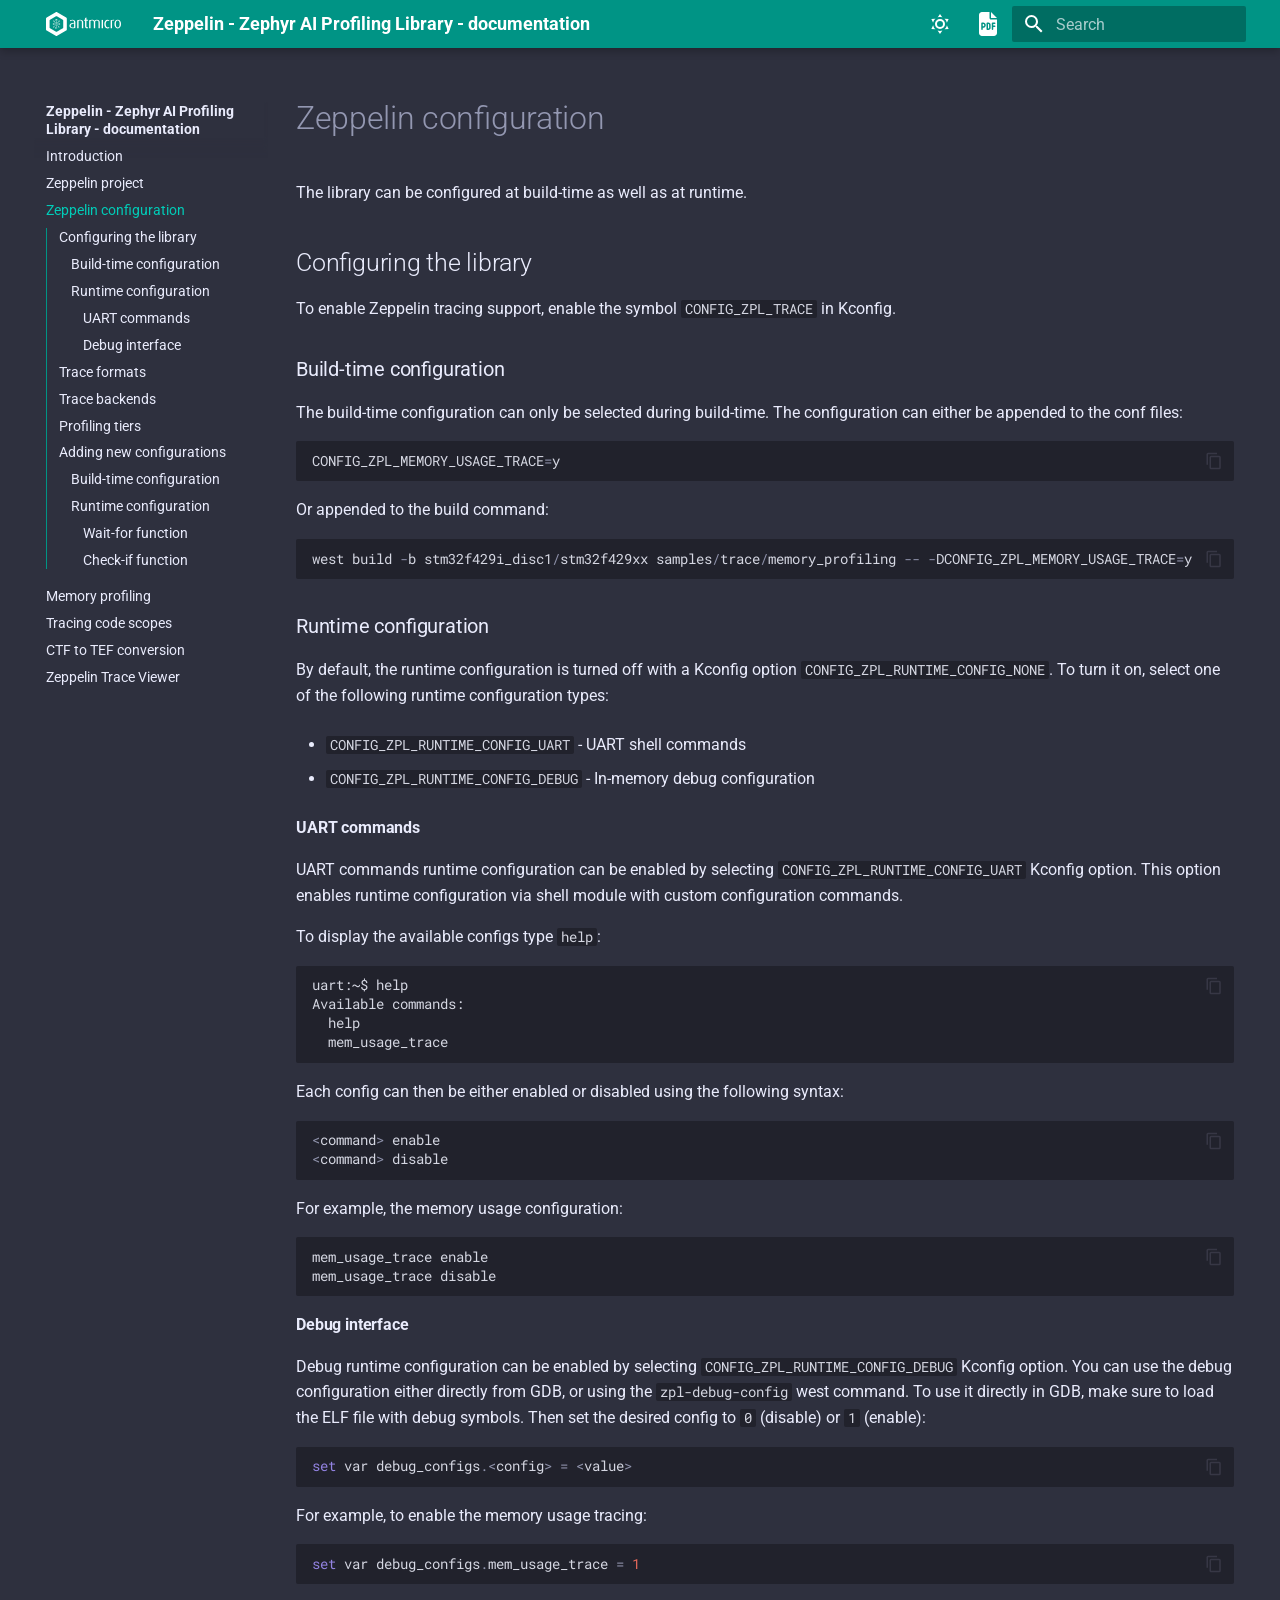
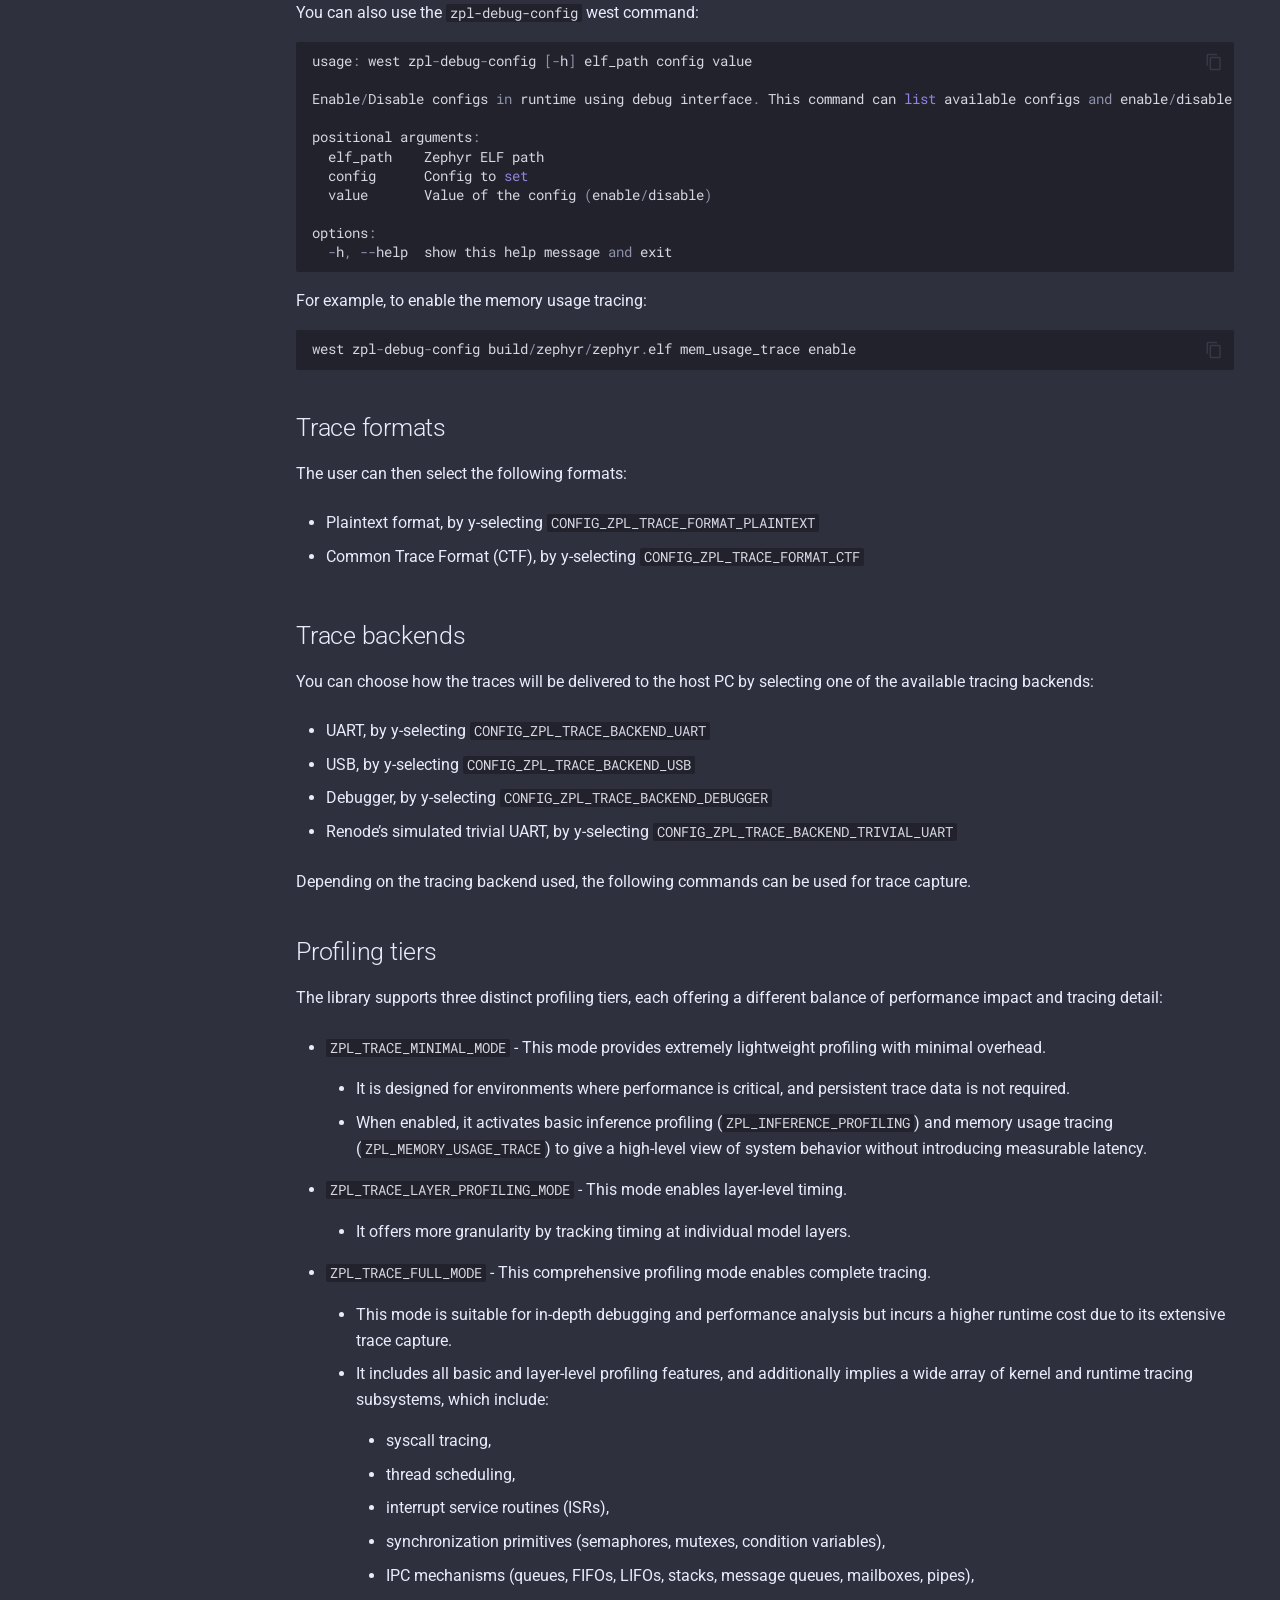
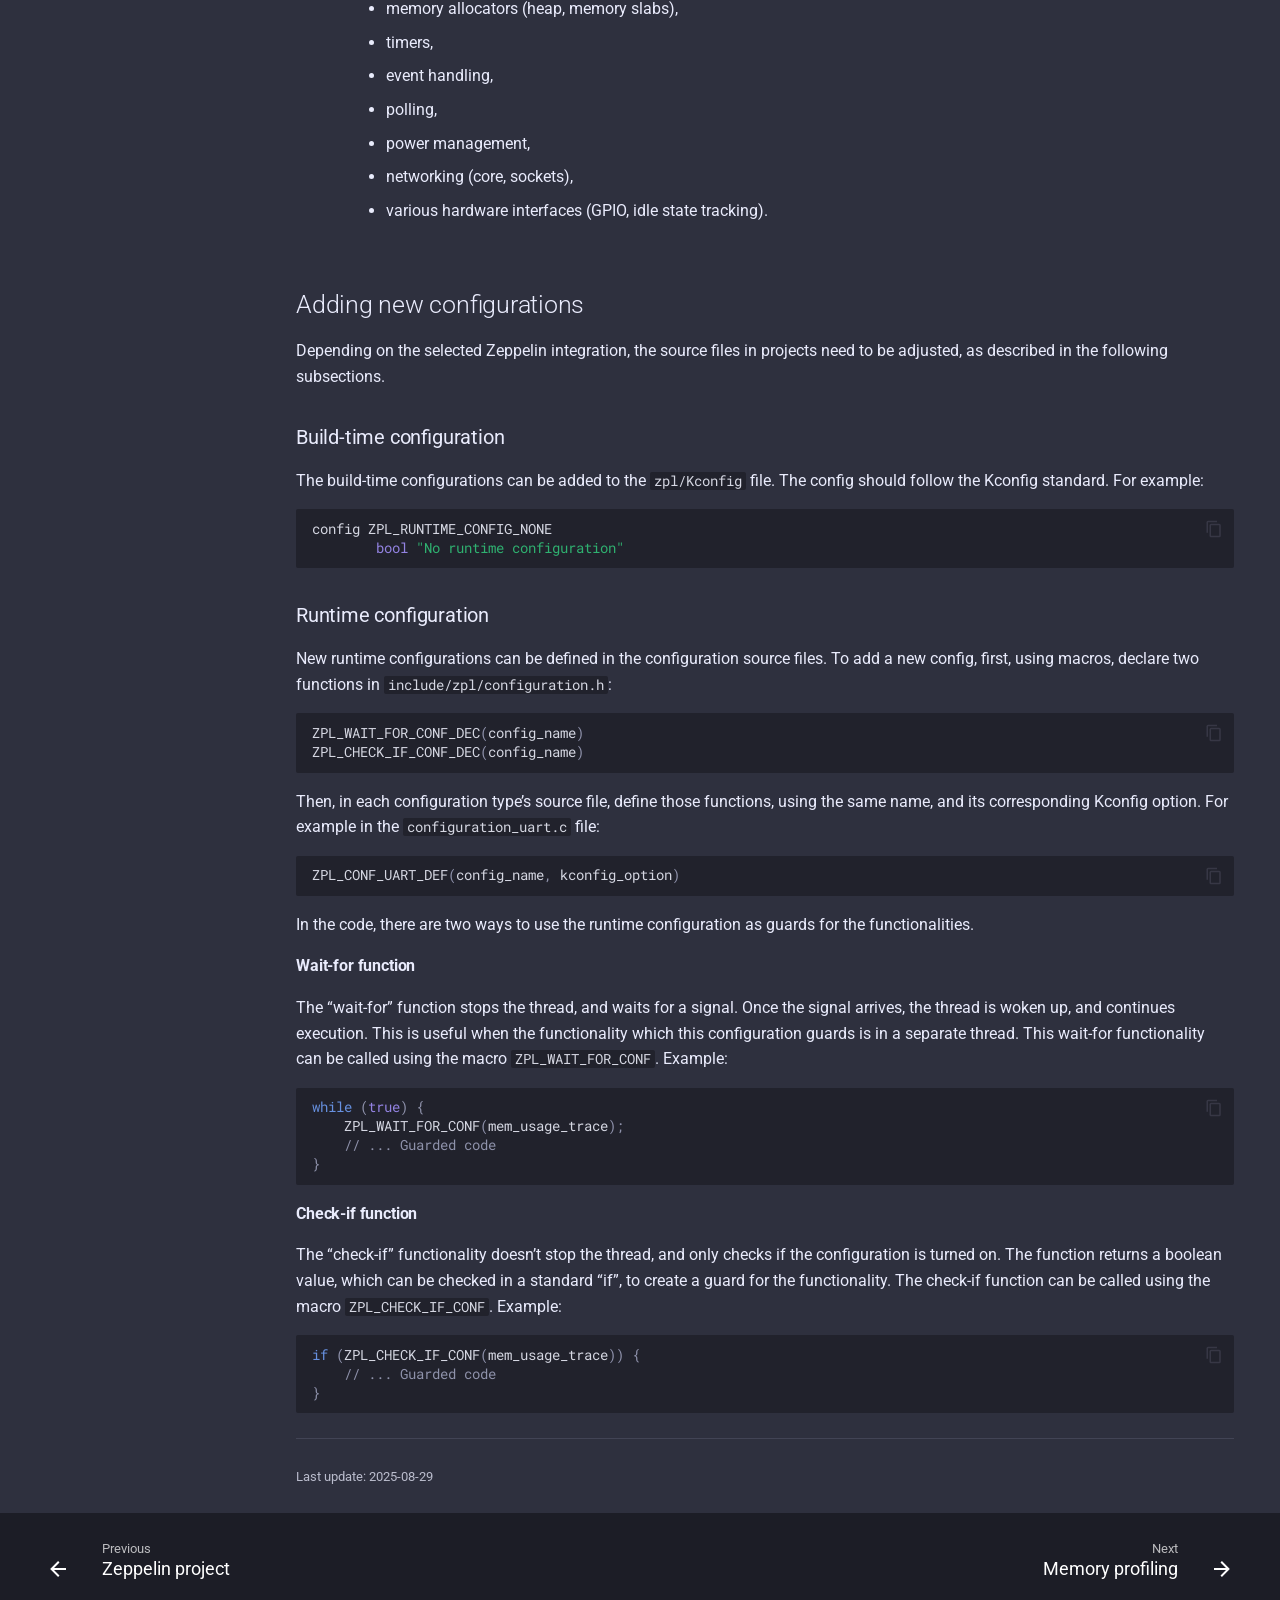
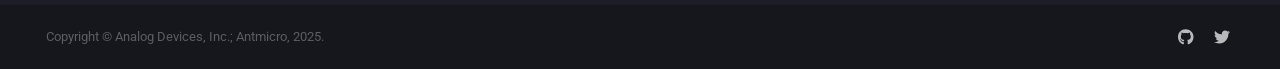
<file: configuration.html>
<!doctype html>
<html lang="en" class="no-js">
  <head>
    
      <meta charset="utf-8">
      <meta name="viewport" content="width=device-width,initial-scale=1">
      
      
      
      <link rel="icon" href="">
    
    
      
        <title>Zeppelin configuration - Zeppelin - Zephyr AI Profiling Library - documentation</title>
      
    
    
      
        
        
      
      

    
    
    
      
        
        
        <style>:root{--md-text-font:"Roboto";--md-code-font:"Roboto Mono"}</style>
      
    
        <link rel="stylesheet" type="text/css" href="_static/sphinx_immaterial_theme.c5589c0bd87d933a4.min.css?v=eeeb54bc" />
    <script>__md_scope=new URL(".",location),__md_hash=e=>[...e].reduce((e,_)=>(e<<5)-e+_.charCodeAt(0),0),__md_get=(e,_=localStorage,t=__md_scope)=>JSON.parse(_.getItem(t.pathname+"."+e)),__md_set=(e,_,t=localStorage,a=__md_scope)=>{try{t.setItem(a.pathname+"."+e,JSON.stringify(_))}catch(e){}}</script>
    
      

    
    
    
  </head>
  
  
    
    
      
    
    
    
    
    <body dir="ltr" data-md-color-scheme="slate" data-md-color-primary="teal" data-md-color-accent="deep-orange">
  
    
    
      <script>var palette=__md_get("__palette");if(palette&&"object"==typeof palette.color)for(var key of Object.keys(palette.color))document.body.setAttribute("data-md-color-"+key,palette.color[key])</script>
    
    <input class="md-toggle" data-md-toggle="drawer" type="checkbox" id="__drawer" autocomplete="off">
    <input class="md-toggle" data-md-toggle="search" type="checkbox" id="__search" autocomplete="off">
    <label class="md-overlay" for="__drawer"></label>
    <div data-md-component="skip">
      
    </div>
    <div data-md-component="announce">
      
    </div>
    
    
      

<header class="md-header" data-md-component="header">
  <nav class="md-header__inner md-grid" aria-label="Header">
    <a href="index.html" title="Zeppelin - Zephyr AI Profiling Library - documentation" class="md-header__button md-logo" aria-label="Zeppelin - Zephyr AI Profiling Library - documentation" data-md-component="logo">
      <img src="_static/white.svg" alt="logo">
    </a>
    <label class="md-header__button md-icon" for="__drawer">
      <svg xmlns="http://www.w3.org/2000/svg" viewBox="0 0 24 24"><path d="M3 6h18v2H3V6m0 5h18v2H3v-2m0 5h18v2H3v-2Z"/></svg>
    </label>
    <div class="md-header__title" data-md-component="header-title">
      <div class="md-header__ellipsis">
        <div class="md-header__topic">
          <span class="md-ellipsis">
            Zeppelin - Zephyr AI Profiling Library - documentation
          </span>
        </div>
        <div class="md-header__topic" data-md-component="header-topic">
          <span class="md-ellipsis">
            
              Zeppelin configuration
            
          </span>
        </div>
      </div>
    </div>
    
      <form class="md-header__option" data-md-component="palette">
        
          
          
          <input class="md-option" data-md-color-media="" data-md-color-scheme="slate" data-md-color-primary="teal" data-md-color-accent="deep-orange"  aria-label="Switch to light mode"  type="radio" name="__palette" id="__palette_1">
          
            <label class="md-header__button md-icon" title="Switch to light mode" for="__palette_2" hidden>
              <svg xmlns="http://www.w3.org/2000/svg" viewBox="0 0 24 24"><path d="M12 7a5 5 0 0 1 5 5 5 5 0 0 1-5 5 5 5 0 0 1-5-5 5 5 0 0 1 5-5m0 2a3 3 0 0 0-3 3 3 3 0 0 0 3 3 3 3 0 0 0 3-3 3 3 0 0 0-3-3m0-7 2.39 3.42C13.65 5.15 12.84 5 12 5c-.84 0-1.65.15-2.39.42L12 2M3.34 7l4.16-.35A7.2 7.2 0 0 0 5.94 8.5c-.44.74-.69 1.5-.83 2.29L3.34 7m.02 10 1.76-3.77a7.131 7.131 0 0 0 2.38 4.14L3.36 17M20.65 7l-1.77 3.79a7.023 7.023 0 0 0-2.38-4.15l4.15.36m-.01 10-4.14.36c.59-.51 1.12-1.14 1.54-1.86.42-.73.69-1.5.83-2.29L20.64 17M12 22l-2.41-3.44c.74.27 1.55.44 2.41.44.82 0 1.63-.17 2.37-.44L12 22Z"/></svg>
            </label>
          
        
          
          
          <input class="md-option" data-md-color-media="" data-md-color-scheme="default" data-md-color-primary="teal" data-md-color-accent="deep-orange"  aria-label="Switch to dark mode"  type="radio" name="__palette" id="__palette_2">
          
            <label class="md-header__button md-icon" title="Switch to dark mode" for="__palette_1" hidden>
              <svg xmlns="http://www.w3.org/2000/svg" viewBox="0 0 24 24"><path d="m17.75 4.09-2.53 1.94.91 3.06-2.63-1.81-2.63 1.81.91-3.06-2.53-1.94L12.44 4l1.06-3 1.06 3 3.19.09m3.5 6.91-1.64 1.25.59 1.98-1.7-1.17-1.7 1.17.59-1.98L15.75 11l2.06-.05L18.5 9l.69 1.95 2.06.05m-2.28 4.95c.83-.08 1.72 1.1 1.19 1.85-.32.45-.66.87-1.08 1.27C15.17 23 8.84 23 4.94 19.07c-3.91-3.9-3.91-10.24 0-14.14.4-.4.82-.76 1.27-1.08.75-.53 1.93.36 1.85 1.19-.27 2.86.69 5.83 2.89 8.02a9.96 9.96 0 0 0 8.02 2.89m-1.64 2.02a12.08 12.08 0 0 1-7.8-3.47c-2.17-2.19-3.33-5-3.49-7.82-2.81 3.14-2.7 7.96.31 10.98 3.02 3.01 7.84 3.12 10.98.31Z"/></svg>
            </label>
          
        
      </form>
    
    
    
      <div class="md-header__button">
        <a href="zeppelin-ai-profiling-documentation.pdf" title="PDF - zeppelin-ai-profiling-documentation.pdf">
          <div class="md-icon">
            
            <svg xmlns="http://www.w3.org/2000/svg" viewBox="0 0 384 512"><!--! Font Awesome Free 6.2.0 by @fontawesome - https://fontawesome.com License - https://fontawesome.com/license/free (Icons: CC BY 4.0, Fonts: SIL OFL 1.1, Code: MIT License) Copyright 2022 Fonticons, Inc.--><path d="M64 0C28.7 0 0 28.7 0 64v384c0 35.3 28.7 64 64 64h256c35.3 0 64-28.7 64-64V160H256c-17.7 0-32-14.3-32-32V0H64zm192 0v128h128L256 0zM64 224h24c30.9 0 56 25.1 56 56s-25.1 56-56 56h-8v32c0 8.8-7.2 16-16 16s-16-7.2-16-16V240c0-8.8 7.2-16 16-16zm24 80c13.3 0 24-10.7 24-24s-10.7-24-24-24h-8v48h8zm72-64c0-8.8 7.2-16 16-16h24c26.5 0 48 21.5 48 48v64c0 26.5-21.5 48-48 48h-24c-8.8 0-16-7.2-16-16V240zm32 112h8c8.8 0 16-7.2 16-16v-64c0-8.8-7.2-16-16-16h-8v96zm96-128h48c8.8 0 16 7.2 16 16s-7.2 16-16 16h-32v32h32c8.8 0 16 7.2 16 16s-7.2 16-16 16h-32v48c0 8.8-7.2 16-16 16s-16-7.2-16-16V240c0-8.8 7.2-16 16-16z"/></svg>
          </div>
        </a>
      </div>
    
    
      <label class="md-header__button md-icon" for="__search">
        <svg xmlns="http://www.w3.org/2000/svg" viewBox="0 0 24 24"><path d="M9.5 3A6.5 6.5 0 0 1 16 9.5c0 1.61-.59 3.09-1.56 4.23l.27.27h.79l5 5-1.5 1.5-5-5v-.79l-.27-.27A6.516 6.516 0 0 1 9.5 16 6.5 6.5 0 0 1 3 9.5 6.5 6.5 0 0 1 9.5 3m0 2C7 5 5 7 5 9.5S7 14 9.5 14 14 12 14 9.5 12 5 9.5 5Z"/></svg>
      </label>
      <div class="md-search" data-md-component="search" role="dialog">
  <label class="md-search__overlay" for="__search"></label>
  <div class="md-search__inner" role="search">
    <form class="md-search__form" name="search">
      <input type="text" class="md-search__input" name="query" aria-label="Search" placeholder="Search" autocapitalize="off" autocorrect="off" autocomplete="off" spellcheck="false" data-md-component="search-query" required>
      <label class="md-search__icon md-icon" for="__search">
        <svg xmlns="http://www.w3.org/2000/svg" viewBox="0 0 24 24"><path d="M9.5 3A6.5 6.5 0 0 1 16 9.5c0 1.61-.59 3.09-1.56 4.23l.27.27h.79l5 5-1.5 1.5-5-5v-.79l-.27-.27A6.516 6.516 0 0 1 9.5 16 6.5 6.5 0 0 1 3 9.5 6.5 6.5 0 0 1 9.5 3m0 2C7 5 5 7 5 9.5S7 14 9.5 14 14 12 14 9.5 12 5 9.5 5Z"/></svg>
        <svg xmlns="http://www.w3.org/2000/svg" viewBox="0 0 24 24"><path d="M20 11v2H8l5.5 5.5-1.42 1.42L4.16 12l7.92-7.92L13.5 5.5 8 11h12Z"/></svg>
      </label>
      <nav class="md-search__options" aria-label="Search">
        
        <button type="reset" class="md-search__icon md-icon" title="Clear" aria-label="Clear" tabindex="-1">
          <svg xmlns="http://www.w3.org/2000/svg" viewBox="0 0 24 24"><path d="M19 6.41 17.59 5 12 10.59 6.41 5 5 6.41 10.59 12 5 17.59 6.41 19 12 13.41 17.59 19 19 17.59 13.41 12 19 6.41Z"/></svg>
        </button>
      </nav>
      
    </form>
    <div class="md-search__output">
      <div class="md-search__scrollwrap" data-md-scrollfix>
        <div class="md-search-result" data-md-component="search-result">
          <div class="md-search-result__meta">
            Initializing search
          </div>
          <ol class="md-search-result__list"></ol>
        </div>
      </div>
    </div>
  </div>
</div>
    
    
  </nav>
  
</header>
    
    <div class="md-container" data-md-component="container">
      
      
      
      
        
          
        
      
      <main class="md-main" data-md-component="main">
        <div class="md-main__inner md-grid">
          
            
              
              <div class="md-sidebar md-sidebar--primary" data-md-component="sidebar" data-md-type="navigation" >
                <div class="md-sidebar__scrollwrap">
                  <div class="md-sidebar__inner">
                    


  

<nav class="md-nav md-nav--primary md-nav--integrated" aria-label="Navigation" data-md-level="0">
  <label class="md-nav__title" for="__drawer">
    <a href="index.html" title="Zeppelin - Zephyr AI Profiling Library - documentation" class="md-nav__button md-logo" aria-label="Zeppelin - Zephyr AI Profiling Library - documentation" data-md-component="logo">
      <img src="_static/white.svg" alt="logo">
    </a>
    Zeppelin - Zephyr AI Profiling Library - documentation
  </label>
  
  <ul class="md-nav__list" data-md-scrollfix>
    
      
      
      

  
  
  
  
    <li class="md-nav__item">
      <a href="introduction.html" class="md-nav__link">
        <span class="md-ellipsis">Introduction</span>
      </a>
    </li>
  

    
      
      
      

  
  
  
  
    <li class="md-nav__item">
      <a href="library.html" class="md-nav__link">
        <span class="md-ellipsis">Zeppelin project</span>
      </a>
    </li>
  

    
      
      
      

  
  
    
  
    
  
  
    <li class="md-nav__item md-nav__item--active">
      
      
      <input class="md-nav__toggle md-toggle" data-md-toggle="toc" type="checkbox" id="__toc">
      
        <label class="md-nav__link md-nav__link--active" for="__toc">
          <span class="md-ellipsis">Zeppelin configuration</span>
          <span class="md-nav__icon md-icon"></span>
        </label>
      
      <a href="#" class="md-nav__link md-nav__link--active">
        <span class="md-ellipsis">Zeppelin configuration</span>
      </a>
      
        

<nav class="md-nav md-nav--secondary">
  
  
    
  
  
    <label class="md-nav__title" for="__toc">
      <span class="md-nav__icon md-icon"></span>
      Table of contents
    </label>
    <ul class="md-nav__list" data-md-component="toc" data-md-scrollfix>
      
        <li class="md-nav__item">
  <a href="#configuring-the-library" class="md-nav__link">
    <span class="md-ellipsis">Configuring the library</span>
  </a>
  
    <nav class="md-nav" aria-label="Configuring the library">
      <ul class="md-nav__list">
        
          <li class="md-nav__item">
  <a href="#build-time-configuration" class="md-nav__link">
    <span class="md-ellipsis">Build-<wbr>time configuration</span>
  </a>
  
</li>
        
          <li class="md-nav__item">
  <a href="#runtime-configuration" class="md-nav__link">
    <span class="md-ellipsis">Runtime configuration</span>
  </a>
  
    <nav class="md-nav" aria-label="Runtime configuration">
      <ul class="md-nav__list">
        
          <li class="md-nav__item">
  <a href="#uart-commands" class="md-nav__link">
    <span class="md-ellipsis">UART commands</span>
  </a>
  
</li>
        
          <li class="md-nav__item">
  <a href="#debug-interface" class="md-nav__link">
    <span class="md-ellipsis">Debug interface</span>
  </a>
  
</li>
        
      </ul>
    </nav>
  
</li>
        
      </ul>
    </nav>
  
</li>
      
        <li class="md-nav__item">
  <a href="#trace-formats" class="md-nav__link">
    <span class="md-ellipsis">Trace formats</span>
  </a>
  
</li>
      
        <li class="md-nav__item">
  <a href="#trace-backends" class="md-nav__link">
    <span class="md-ellipsis">Trace backends</span>
  </a>
  
</li>
      
        <li class="md-nav__item">
  <a href="#profiling-tiers" class="md-nav__link">
    <span class="md-ellipsis">Profiling tiers</span>
  </a>
  
</li>
      
        <li class="md-nav__item">
  <a href="#adding-new-configurations" class="md-nav__link">
    <span class="md-ellipsis">Adding new configurations</span>
  </a>
  
    <nav class="md-nav" aria-label="Adding new configurations">
      <ul class="md-nav__list">
        
          <li class="md-nav__item">
  <a href="#id1" class="md-nav__link">
    <span class="md-ellipsis">Build-<wbr>time configuration</span>
  </a>
  
</li>
        
          <li class="md-nav__item">
  <a href="#id2" class="md-nav__link">
    <span class="md-ellipsis">Runtime configuration</span>
  </a>
  
    <nav class="md-nav" aria-label="Runtime configuration">
      <ul class="md-nav__list">
        
          <li class="md-nav__item">
  <a href="#wait-for-function" class="md-nav__link">
    <span class="md-ellipsis">Wait-<wbr>for function</span>
  </a>
  
</li>
        
          <li class="md-nav__item">
  <a href="#check-if-function" class="md-nav__link">
    <span class="md-ellipsis">Check-<wbr>if function</span>
  </a>
  
</li>
        
      </ul>
    </nav>
  
</li>
        
      </ul>
    </nav>
  
</li>
      
    </ul>
  
</nav>
      
    </li>
  

    
      
      
      

  
  
  
  
    <li class="md-nav__item">
      <a href="memory_profiling.html" class="md-nav__link">
        <span class="md-ellipsis">Memory profiling</span>
      </a>
    </li>
  

    
      
      
      

  
  
  
  
    <li class="md-nav__item">
      <a href="code_scopes.html" class="md-nav__link">
        <span class="md-ellipsis">Tracing code scopes</span>
      </a>
    </li>
  

    
      
      
      

  
  
  
  
    <li class="md-nav__item">
      <a href="ctf_to_tef.html" class="md-nav__link">
        <span class="md-ellipsis">CTF to TEF conversion</span>
      </a>
    </li>
  

    
      
      
      

  
  
  
  
    <li class="md-nav__item">
      <a href="visual_interface.html" class="md-nav__link">
        <span class="md-ellipsis">Zeppelin Trace Viewer</span>
      </a>
    </li>
  

    
  </ul>
</nav>
                  </div>
                </div>
              </div>
            
            
          
          
            <div class="md-content" data-md-component="content">
              <article class="md-content__inner md-typeset" role="main">
                  


<h1 id="zeppelin-configuration">Zeppelin configuration<a class="headerlink" href="#zeppelin-configuration" title="Link to this heading">¶</a></h1>
<p>The library can be configured at build-time as well as at runtime.</p>
<h2 id="configuring-the-library">Configuring the library<a class="headerlink" href="#configuring-the-library" title="Link to this heading">¶</a></h2>
<p>To enable Zeppelin tracing support, enable the symbol <code class="docutils literal notranslate"><span class="pre">CONFIG_ZPL_TRACE</span></code> in Kconfig.</p>
<h3 id="build-time-configuration">Build-time configuration<a class="headerlink" href="#build-time-configuration" title="Link to this heading">¶</a></h3>
<p>The build-time configuration can only be selected during build-time.
The configuration can either be appended to the conf files:</p>
<div class="highlight-default notranslate"><div class="highlight"><pre><span></span><code><span class="n">CONFIG_ZPL_MEMORY_USAGE_TRACE</span><span class="o">=</span><span class="n">y</span>
</code></pre></div>
</div>
<p>Or appended to the build command:</p>
<div class="highlight-default notranslate"><div class="highlight"><pre><span></span><code><span class="n">west</span> <span class="n">build</span> <span class="o">-</span><span class="n">b</span> <span class="n">stm32f429i_disc1</span><span class="o">/</span><span class="n">stm32f429xx</span> <span class="n">samples</span><span class="o">/</span><span class="n">trace</span><span class="o">/</span><span class="n">memory_profiling</span> <span class="o">--</span> <span class="o">-</span><span class="n">DCONFIG_ZPL_MEMORY_USAGE_TRACE</span><span class="o">=</span><span class="n">y</span>
</code></pre></div>
</div>
<h3 id="runtime-configuration">Runtime configuration<a class="headerlink" href="#runtime-configuration" title="Link to this heading">¶</a></h3>
<p>By default, the runtime configuration is turned off with a Kconfig option <code class="docutils literal notranslate"><span class="pre">CONFIG_ZPL_RUNTIME_CONFIG_NONE</span></code>.
To turn it on, select one of the following runtime configuration types:</p>
<ul class="simple">
<li><p><code class="docutils literal notranslate"><span class="pre">CONFIG_ZPL_RUNTIME_CONFIG_UART</span></code> - UART shell commands</p></li>
<li><p><code class="docutils literal notranslate"><span class="pre">CONFIG_ZPL_RUNTIME_CONFIG_DEBUG</span></code> - In-memory debug configuration</p></li>
</ul>
<h4 id="uart-commands">UART commands<a class="headerlink" href="#uart-commands" title="Link to this heading">¶</a></h4>
<p>UART commands runtime configuration can be enabled by selecting <code class="docutils literal notranslate"><span class="pre">CONFIG_ZPL_RUNTIME_CONFIG_UART</span></code> Kconfig option.
This option enables runtime configuration via shell module with custom configuration commands.</p>
<p>To display the available configs type <code class="docutils literal notranslate"><span class="pre">help</span></code>:</p>
<div class="highlight-default notranslate"><div class="highlight"><pre><span></span><code>uart:~$ help
Available commands:
  help
  mem_usage_trace
</code></pre></div>
</div>
<p>Each config can then be either enabled or disabled using the following syntax:</p>
<div class="highlight-default notranslate"><div class="highlight"><pre><span></span><code><span class="o">&lt;</span><span class="n">command</span><span class="o">&gt;</span> <span class="n">enable</span>
<span class="o">&lt;</span><span class="n">command</span><span class="o">&gt;</span> <span class="n">disable</span>
</code></pre></div>
</div>
<p>For example, the memory usage configuration:</p>
<div class="highlight-default notranslate"><div class="highlight"><pre><span></span><code><span class="n">mem_usage_trace</span> <span class="n">enable</span>
<span class="n">mem_usage_trace</span> <span class="n">disable</span>
</code></pre></div>
</div>
<h4 id="debug-interface">Debug interface<a class="headerlink" href="#debug-interface" title="Link to this heading">¶</a></h4>
<p>Debug runtime configuration can be enabled by selecting <code class="docutils literal notranslate"><span class="pre">CONFIG_ZPL_RUNTIME_CONFIG_DEBUG</span></code> Kconfig option.
You can use the debug configuration either directly from GDB, or using the <code class="docutils literal notranslate"><span class="pre">zpl-debug-config</span></code> west command.
To use it directly in GDB, make sure to load the ELF file with debug symbols.
Then set the desired config to <code class="docutils literal notranslate"><span class="pre">0</span></code> (disable) or <code class="docutils literal notranslate"><span class="pre">1</span></code> (enable):</p>
<div class="highlight-default notranslate"><div class="highlight"><pre><span></span><code><span class="nb">set</span> <span class="n">var</span> <span class="n">debug_configs</span><span class="o">.&lt;</span><span class="n">config</span><span class="o">&gt;</span> <span class="o">=</span> <span class="o">&lt;</span><span class="n">value</span><span class="o">&gt;</span>
</code></pre></div>
</div>
<p>For example, to enable the memory usage tracing:</p>
<div class="highlight-default notranslate"><div class="highlight"><pre><span></span><code><span class="nb">set</span> <span class="n">var</span> <span class="n">debug_configs</span><span class="o">.</span><span class="n">mem_usage_trace</span> <span class="o">=</span> <span class="mi">1</span>
</code></pre></div>
</div>
<p>You can also use the <code class="docutils literal notranslate"><span class="pre">zpl-debug-config</span></code> west command:</p>
<div class="highlight-default notranslate"><div class="highlight"><pre><span></span><code><span class="n">usage</span><span class="p">:</span> <span class="n">west</span> <span class="n">zpl</span><span class="o">-</span><span class="n">debug</span><span class="o">-</span><span class="n">config</span> <span class="p">[</span><span class="o">-</span><span class="n">h</span><span class="p">]</span> <span class="n">elf_path</span> <span class="n">config</span> <span class="n">value</span>

<span class="n">Enable</span><span class="o">/</span><span class="n">Disable</span> <span class="n">configs</span> <span class="ow">in</span> <span class="n">runtime</span> <span class="n">using</span> <span class="n">debug</span> <span class="n">interface</span><span class="o">.</span> <span class="n">This</span> <span class="n">command</span> <span class="n">can</span> <span class="nb">list</span> <span class="n">available</span> <span class="n">configs</span> <span class="ow">and</span> <span class="n">enable</span><span class="o">/</span><span class="n">disable</span> <span class="n">them</span><span class="o">.</span>

<span class="n">positional</span> <span class="n">arguments</span><span class="p">:</span>
  <span class="n">elf_path</span>    <span class="n">Zephyr</span> <span class="n">ELF</span> <span class="n">path</span>
  <span class="n">config</span>      <span class="n">Config</span> <span class="n">to</span> <span class="nb">set</span>
  <span class="n">value</span>       <span class="n">Value</span> <span class="n">of</span> <span class="n">the</span> <span class="n">config</span> <span class="p">(</span><span class="n">enable</span><span class="o">/</span><span class="n">disable</span><span class="p">)</span>

<span class="n">options</span><span class="p">:</span>
  <span class="o">-</span><span class="n">h</span><span class="p">,</span> <span class="o">--</span><span class="n">help</span>  <span class="n">show</span> <span class="n">this</span> <span class="n">help</span> <span class="n">message</span> <span class="ow">and</span> <span class="n">exit</span>
</code></pre></div>
</div>
<p>For example, to enable the memory usage tracing:</p>
<div class="highlight-default notranslate"><div class="highlight"><pre><span></span><code><span class="n">west</span> <span class="n">zpl</span><span class="o">-</span><span class="n">debug</span><span class="o">-</span><span class="n">config</span> <span class="n">build</span><span class="o">/</span><span class="n">zephyr</span><span class="o">/</span><span class="n">zephyr</span><span class="o">.</span><span class="n">elf</span> <span class="n">mem_usage_trace</span> <span class="n">enable</span>
</code></pre></div>
</div>
<h2 id="trace-formats">Trace formats<a class="headerlink" href="#trace-formats" title="Link to this heading">¶</a></h2>
<p>The user can then select the following formats:</p>
<ul class="simple">
<li><p>Plaintext format, by y-selecting <code class="docutils literal notranslate"><span class="pre">CONFIG_ZPL_TRACE_FORMAT_PLAINTEXT</span></code></p></li>
<li><p>Common Trace Format (CTF), by y-selecting <code class="docutils literal notranslate"><span class="pre">CONFIG_ZPL_TRACE_FORMAT_CTF</span></code></p></li>
</ul>
<h2 id="trace-backends">Trace backends<a class="headerlink" href="#trace-backends" title="Link to this heading">¶</a></h2>
<p>You can choose how the traces will be delivered to the host PC by selecting one of the available tracing backends:</p>
<ul class="simple">
<li><p>UART, by y-selecting <code class="docutils literal notranslate"><span class="pre">CONFIG_ZPL_TRACE_BACKEND_UART</span></code></p></li>
<li><p>USB, by y-selecting <code class="docutils literal notranslate"><span class="pre">CONFIG_ZPL_TRACE_BACKEND_USB</span></code></p></li>
<li><p>Debugger, by y-selecting <code class="docutils literal notranslate"><span class="pre">CONFIG_ZPL_TRACE_BACKEND_DEBUGGER</span></code></p></li>
<li><p>Renode’s simulated trivial UART, by y-selecting <code class="docutils literal notranslate"><span class="pre">CONFIG_ZPL_TRACE_BACKEND_TRIVIAL_UART</span></code></p></li>
</ul>
<p>Depending on the tracing backend used, the following commands can be used for trace capture.</p>
<h2 id="profiling-tiers">Profiling tiers<a class="headerlink" href="#profiling-tiers" title="Link to this heading">¶</a></h2>
<p>The library supports three distinct profiling tiers, each offering a different balance of performance impact and tracing detail:</p>
<ul class="simple">
<li><p><code class="docutils literal notranslate"><span class="pre">ZPL_TRACE_MINIMAL_MODE</span></code> - This mode provides extremely lightweight profiling with minimal overhead.</p>
<ul>
<li><p>It is designed for environments where performance is critical, and persistent trace data is not required.</p></li>
<li><p>When enabled, it activates basic inference profiling (<code class="docutils literal notranslate"><span class="pre">ZPL_INFERENCE_PROFILING</span></code>) and memory usage tracing (<code class="docutils literal notranslate"><span class="pre">ZPL_MEMORY_USAGE_TRACE</span></code>) to give a high-level view of system behavior without introducing measurable latency.</p></li>
</ul>
</li>
<li><p><code class="docutils literal notranslate"><span class="pre">ZPL_TRACE_LAYER_PROFILING_MODE</span></code> - This mode enables layer-level timing.</p>
<ul>
<li><p>It offers more granularity by tracking timing at individual model layers.</p></li>
</ul>
</li>
<li><p><code class="docutils literal notranslate"><span class="pre">ZPL_TRACE_FULL_MODE</span></code> - This comprehensive profiling mode enables complete tracing.</p>
<ul>
<li><p>This mode is suitable for in-depth debugging and performance analysis but incurs a higher runtime cost due to its extensive trace capture.</p></li>
<li><p>It includes all basic and layer-level profiling features, and additionally implies a wide array of kernel and runtime tracing subsystems, which include:</p>
<ul>
<li><p>syscall tracing,</p></li>
<li><p>thread scheduling,</p></li>
<li><p>interrupt service routines (ISRs),</p></li>
<li><p>synchronization primitives (semaphores, mutexes, condition variables),</p></li>
<li><p>IPC mechanisms (queues, FIFOs, LIFOs, stacks, message queues, mailboxes, pipes),</p></li>
<li><p>memory allocators (heap, memory slabs),</p></li>
<li><p>timers,</p></li>
<li><p>event handling,</p></li>
<li><p>polling,</p></li>
<li><p>power management,</p></li>
<li><p>networking (core, sockets),</p></li>
<li><p>various hardware interfaces (GPIO, idle state tracking).</p></li>
</ul>
</li>
</ul>
</li>
</ul>
<h2 id="adding-new-configurations">Adding new configurations<a class="headerlink" href="#adding-new-configurations" title="Link to this heading">¶</a></h2>
<p>Depending on the selected Zeppelin integration, the source files in projects need to be adjusted, as described in the following subsections.</p>
<h3 id="id1">Build-time configuration<a class="headerlink" href="#id1" title="Link to this heading">¶</a></h3>
<p>The build-time configurations can be added to the <code class="docutils literal notranslate"><span class="pre">zpl/Kconfig</span></code> file.
The config should follow the Kconfig standard.
For example:</p>
<div class="highlight-default notranslate"><div class="highlight"><pre><span></span><code><span class="n">config</span> <span class="n">ZPL_RUNTIME_CONFIG_NONE</span>
	<span class="nb">bool</span> <span class="s2">&quot;No runtime configuration&quot;</span>
</code></pre></div>
</div>
<h3 id="id2">Runtime configuration<a class="headerlink" href="#id2" title="Link to this heading">¶</a></h3>
<p>New runtime configurations can be defined in the configuration source files.
To add a new config, first, using macros, declare two functions in <code class="docutils literal notranslate"><span class="pre">include/zpl/configuration.h</span></code>:</p>
<div class="highlight-c notranslate"><div class="highlight"><pre><span></span><code><span class="n">ZPL_WAIT_FOR_CONF_DEC</span><span class="p">(</span><span class="n">config_name</span><span class="p">)</span>
<span class="n">ZPL_CHECK_IF_CONF_DEC</span><span class="p">(</span><span class="n">config_name</span><span class="p">)</span>
</code></pre></div>
</div>
<p>Then, in each configuration type’s source file, define those functions, using the same name, and its corresponding Kconfig option.
For example in the <code class="docutils literal notranslate"><span class="pre">configuration_uart.c</span></code> file:</p>
<div class="highlight-c notranslate"><div class="highlight"><pre><span></span><code><span class="n">ZPL_CONF_UART_DEF</span><span class="p">(</span><span class="n">config_name</span><span class="p">,</span><span class="w"> </span><span class="n">kconfig_option</span><span class="p">)</span>
</code></pre></div>
</div>
<p>In the code, there are two ways to use the runtime configuration as guards for the functionalities.</p>
<h4 id="wait-for-function">Wait-for function<a class="headerlink" href="#wait-for-function" title="Link to this heading">¶</a></h4>
<p>The “wait-for” function stops the thread, and waits for a signal.
Once the signal arrives, the thread is woken up, and continues execution.
This is useful when the functionality which this configuration guards is in a separate thread.
This wait-for functionality can be called using the macro <code class="docutils literal notranslate"><span class="pre">ZPL_WAIT_FOR_CONF</span></code>.
Example:</p>
<div class="highlight-c notranslate"><div class="highlight"><pre><span></span><code><span class="k">while</span><span class="w"> </span><span class="p">(</span><span class="nb">true</span><span class="p">)</span><span class="w"> </span><span class="p">{</span>
<span class="w">    </span><span class="n">ZPL_WAIT_FOR_CONF</span><span class="p">(</span><span class="n">mem_usage_trace</span><span class="p">);</span>
<span class="w">    </span><span class="c1">// ... Guarded code</span>
<span class="p">}</span>
</code></pre></div>
</div>
<h4 id="check-if-function">Check-if function<a class="headerlink" href="#check-if-function" title="Link to this heading">¶</a></h4>
<p>The “check-if” functionality doesn’t stop the thread, and only checks if the configuration is turned on.
The function returns a boolean value, which can be checked in a standard “if”, to create a guard for the functionality.
The check-if function can be called using the macro <code class="docutils literal notranslate"><span class="pre">ZPL_CHECK_IF_CONF</span></code>.
Example:</p>
<div class="highlight-c notranslate"><div class="highlight"><pre><span></span><code><span class="k">if</span><span class="w"> </span><span class="p">(</span><span class="n">ZPL_CHECK_IF_CONF</span><span class="p">(</span><span class="n">mem_usage_trace</span><span class="p">))</span><span class="w"> </span><span class="p">{</span>
<span class="w">    </span><span class="c1">// ... Guarded code</span>
<span class="p">}</span>
</code></pre></div>
</div>


  <hr>
<div class="md-source-file">
  <small>
    
      Last update:
      2025-08-29
    
  </small>
</div>





                
              </article>
            </div>
          
          
        </div>
        
      </main>
      
        <footer class="md-footer">
  
    
    <nav class="md-footer__inner md-grid" aria-label="Footer" >
      
        
        <a href="library.html" class="md-footer__link md-footer__link--prev" aria-label="Previous: Zeppelin project" rel="prev">
          <div class="md-footer__button md-icon">
            <svg xmlns="http://www.w3.org/2000/svg" viewBox="0 0 24 24"><path d="M20 11v2H8l5.5 5.5-1.42 1.42L4.16 12l7.92-7.92L13.5 5.5 8 11h12Z"/></svg>
          </div>
          <div class="md-footer__title">
            <div class="md-ellipsis">
              <span class="md-footer__direction">
                Previous
              </span>
              Zeppelin project
            </div>
          </div>
        </a>
      
      
        
        <a href="memory_profiling.html" class="md-footer__link md-footer__link--next" aria-label="Next: Memory profiling" rel="next">
          <div class="md-footer__title">
            <div class="md-ellipsis">
              <span class="md-footer__direction">
                Next
              </span>
              Memory profiling
            </div>
          </div>
          <div class="md-footer__button md-icon">
            <svg xmlns="http://www.w3.org/2000/svg" viewBox="0 0 24 24"><path d="M4 11v2h12l-5.5 5.5 1.42 1.42L19.84 12l-7.92-7.92L10.5 5.5 16 11H4Z"/></svg>
          </div>
        </a>
      
    </nav>
  
  
  
  <div class="md-footer-meta md-typeset">
    
    <div class="md-footer-meta__inner md-grid">
      <div class="md-copyright">
  
    <div class="md-footer-copyright__highlight">
        Copyright &#169; Analog Devices, Inc.; Antmicro, 2025.
        
    </div>
  
  
</div>
      
        <div class="md-social">
  
    
    
      
      
    
    <a href="https://github.com/antmicro" target="_blank" rel="noopener" title="github.com" class="md-social__link">
      <svg xmlns="http://www.w3.org/2000/svg" viewBox="0 0 496 512"><!--! Font Awesome Free 6.2.0 by @fontawesome - https://fontawesome.com License - https://fontawesome.com/license/free (Icons: CC BY 4.0, Fonts: SIL OFL 1.1, Code: MIT License) Copyright 2022 Fonticons, Inc.--><path d="M165.9 397.4c0 2-2.3 3.6-5.2 3.6-3.3.3-5.6-1.3-5.6-3.6 0-2 2.3-3.6 5.2-3.6 3-.3 5.6 1.3 5.6 3.6zm-31.1-4.5c-.7 2 1.3 4.3 4.3 4.9 2.6 1 5.6 0 6.2-2s-1.3-4.3-4.3-5.2c-2.6-.7-5.5.3-6.2 2.3zm44.2-1.7c-2.9.7-4.9 2.6-4.6 4.9.3 2 2.9 3.3 5.9 2.6 2.9-.7 4.9-2.6 4.6-4.6-.3-1.9-3-3.2-5.9-2.9zM244.8 8C106.1 8 0 113.3 0 252c0 110.9 69.8 205.8 169.5 239.2 12.8 2.3 17.3-5.6 17.3-12.1 0-6.2-.3-40.4-.3-61.4 0 0-70 15-84.7-29.8 0 0-11.4-29.1-27.8-36.6 0 0-22.9-15.7 1.6-15.4 0 0 24.9 2 38.6 25.8 21.9 38.6 58.6 27.5 72.9 20.9 2.3-16 8.8-27.1 16-33.7-55.9-6.2-112.3-14.3-112.3-110.5 0-27.5 7.6-41.3 23.6-58.9-2.6-6.5-11.1-33.3 2.6-67.9 20.9-6.5 69 27 69 27 20-5.6 41.5-8.5 62.8-8.5s42.8 2.9 62.8 8.5c0 0 48.1-33.6 69-27 13.7 34.7 5.2 61.4 2.6 67.9 16 17.7 25.8 31.5 25.8 58.9 0 96.5-58.9 104.2-114.8 110.5 9.2 7.9 17 22.9 17 46.4 0 33.7-.3 75.4-.3 83.6 0 6.5 4.6 14.4 17.3 12.1C428.2 457.8 496 362.9 496 252 496 113.3 383.5 8 244.8 8zM97.2 352.9c-1.3 1-1 3.3.7 5.2 1.6 1.6 3.9 2.3 5.2 1 1.3-1 1-3.3-.7-5.2-1.6-1.6-3.9-2.3-5.2-1zm-10.8-8.1c-.7 1.3.3 2.9 2.3 3.9 1.6 1 3.6.7 4.3-.7.7-1.3-.3-2.9-2.3-3.9-2-.6-3.6-.3-4.3.7zm32.4 35.6c-1.6 1.3-1 4.3 1.3 6.2 2.3 2.3 5.2 2.6 6.5 1 1.3-1.3.7-4.3-1.3-6.2-2.2-2.3-5.2-2.6-6.5-1zm-11.4-14.7c-1.6 1-1.6 3.6 0 5.9 1.6 2.3 4.3 3.3 5.6 2.3 1.6-1.3 1.6-3.9 0-6.2-1.4-2.3-4-3.3-5.6-2z"/></svg>
    </a>
  
    
    
      
      
    
    <a href="https://twitter.com/antmicro" target="_blank" rel="noopener" title="twitter.com" class="md-social__link">
      <svg xmlns="http://www.w3.org/2000/svg" viewBox="0 0 512 512"><!--! Font Awesome Free 6.2.0 by @fontawesome - https://fontawesome.com License - https://fontawesome.com/license/free (Icons: CC BY 4.0, Fonts: SIL OFL 1.1, Code: MIT License) Copyright 2022 Fonticons, Inc.--><path d="M459.37 151.716c.325 4.548.325 9.097.325 13.645 0 138.72-105.583 298.558-298.558 298.558-59.452 0-114.68-17.219-161.137-47.106 8.447.974 16.568 1.299 25.34 1.299 49.055 0 94.213-16.568 130.274-44.832-46.132-.975-84.792-31.188-98.112-72.772 6.498.974 12.995 1.624 19.818 1.624 9.421 0 18.843-1.3 27.614-3.573-48.081-9.747-84.143-51.98-84.143-102.985v-1.299c13.969 7.797 30.214 12.67 47.431 13.319-28.264-18.843-46.781-51.005-46.781-87.391 0-19.492 5.197-37.36 14.294-52.954 51.655 63.675 129.3 105.258 216.365 109.807-1.624-7.797-2.599-15.918-2.599-24.04 0-57.828 46.782-104.934 104.934-104.934 30.213 0 57.502 12.67 76.67 33.137 23.715-4.548 46.456-13.32 66.599-25.34-7.798 24.366-24.366 44.833-46.132 57.827 21.117-2.273 41.584-8.122 60.426-16.243-14.292 20.791-32.161 39.308-52.628 54.253z"/></svg>
    </a>
  
</div>
      
    </div>
    
  </div>
</footer>
      
    </div>
    <div class="md-dialog" data-md-component="dialog">
      <div class="md-dialog__inner md-typeset"></div>
    </div>
    
    <script id="__config" type="application/json">{"base": ".", "features": ["toc.integrate"], "translations": {"clipboard.copied": "Copied to clipboard", "clipboard.copy": "Copy to clipboard", "search.config.lang": "en", "search.config.pipeline": "trimmer, stopWordFilter", "search.config.separator": "[\\s\\-]+", "search.placeholder": "Search", "search.result.more.one": "1 more on this page", "search.result.more.other": "# more on this page", "search.result.none": "No matching documents", "search.result.one": "1 matching document", "search.result.other": "# matching documents", "search.result.placeholder": "Type to start searching", "search.result.term.missing": "Missing", "select.version.title": "Select version"}}</script>
    
      
        <script src="_static/sphinx_immaterial_theme.f9d9eeeb247ace16c.min.js?v=8ec58cb5"></script>
    
  </body>
</html>
</file>
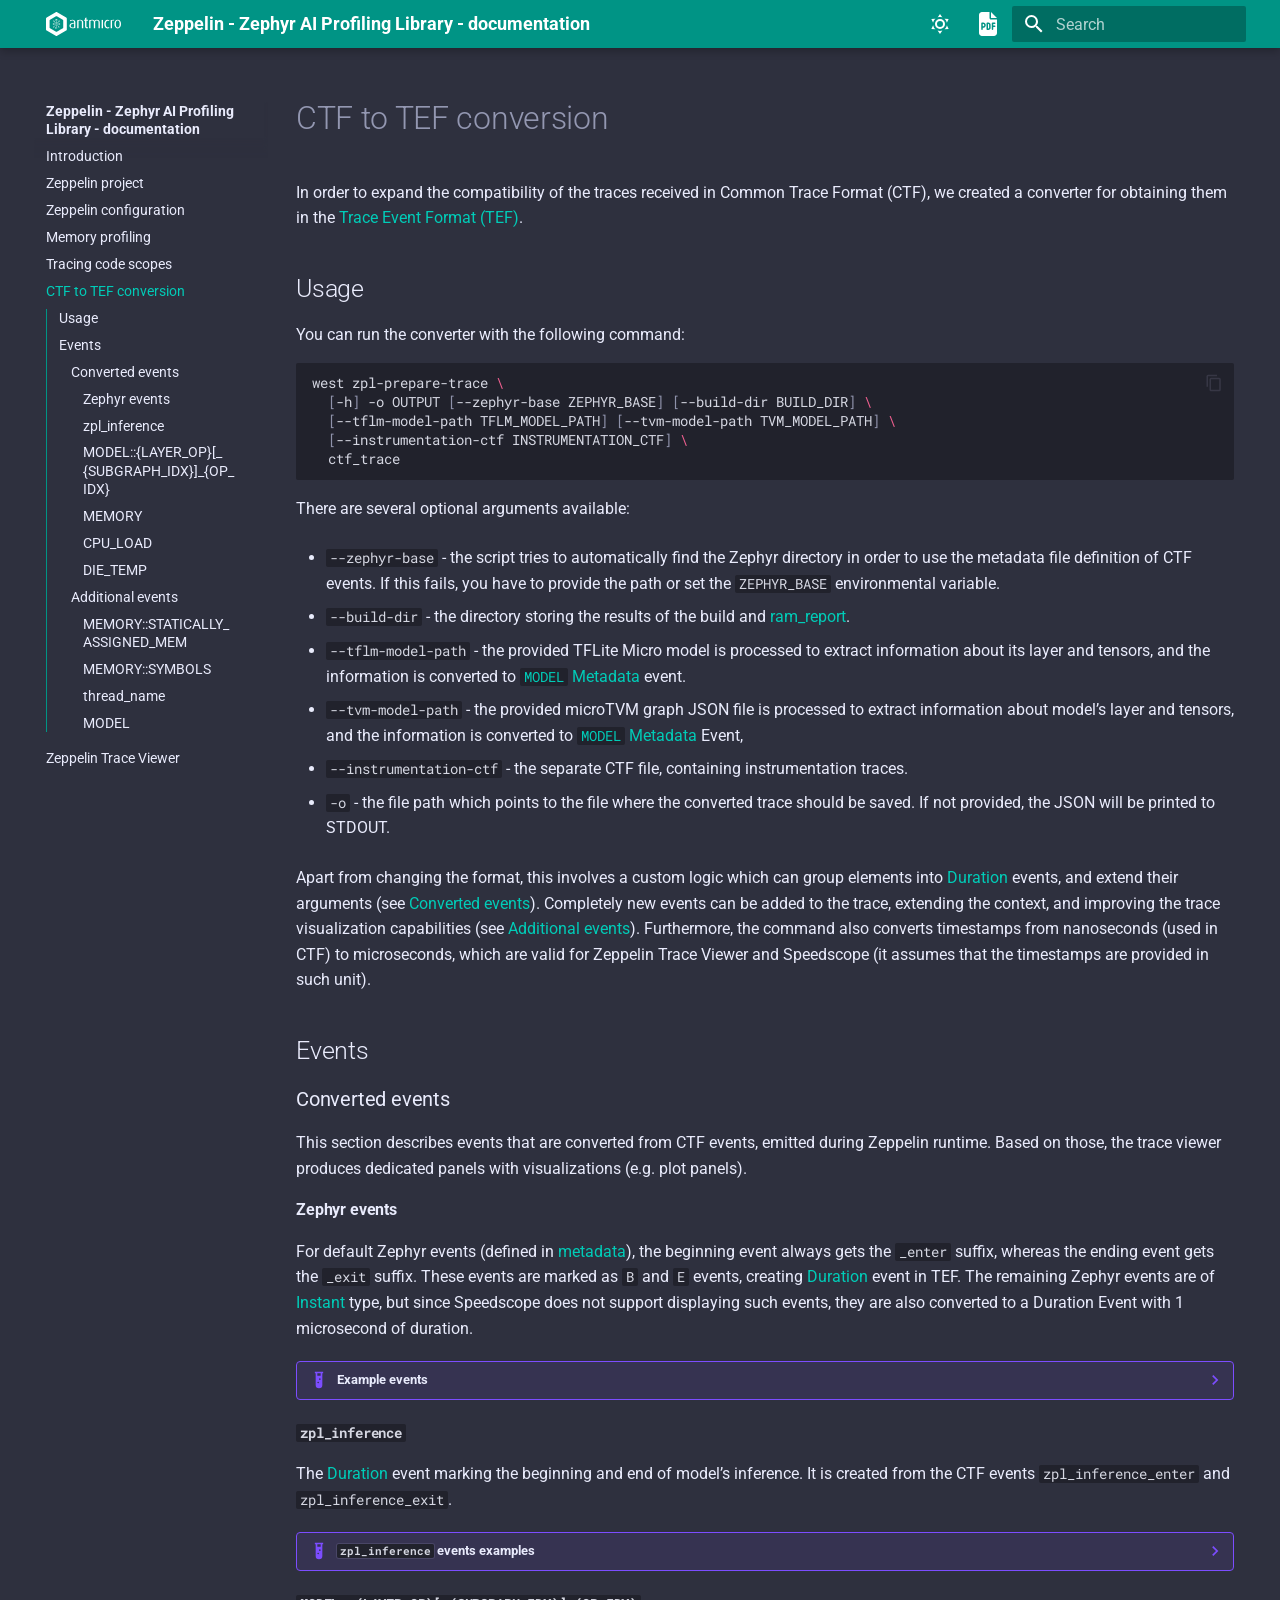
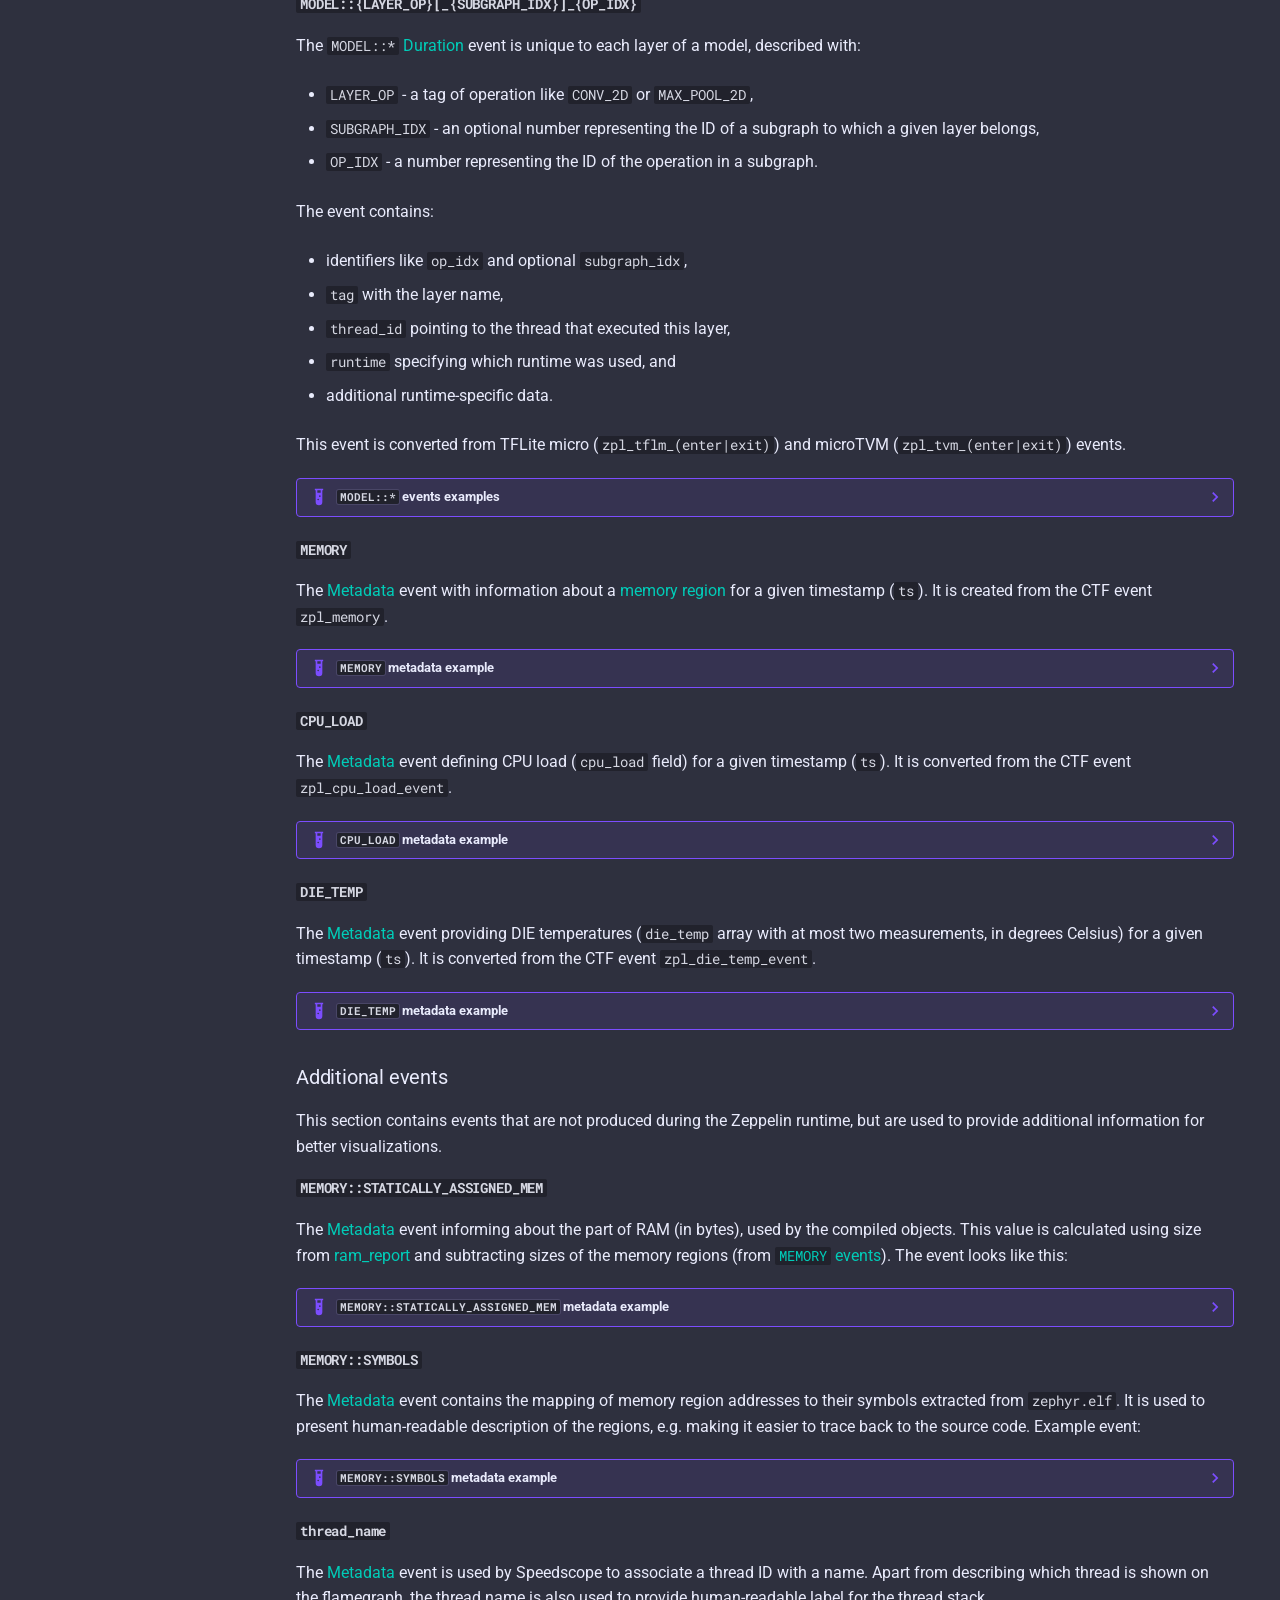
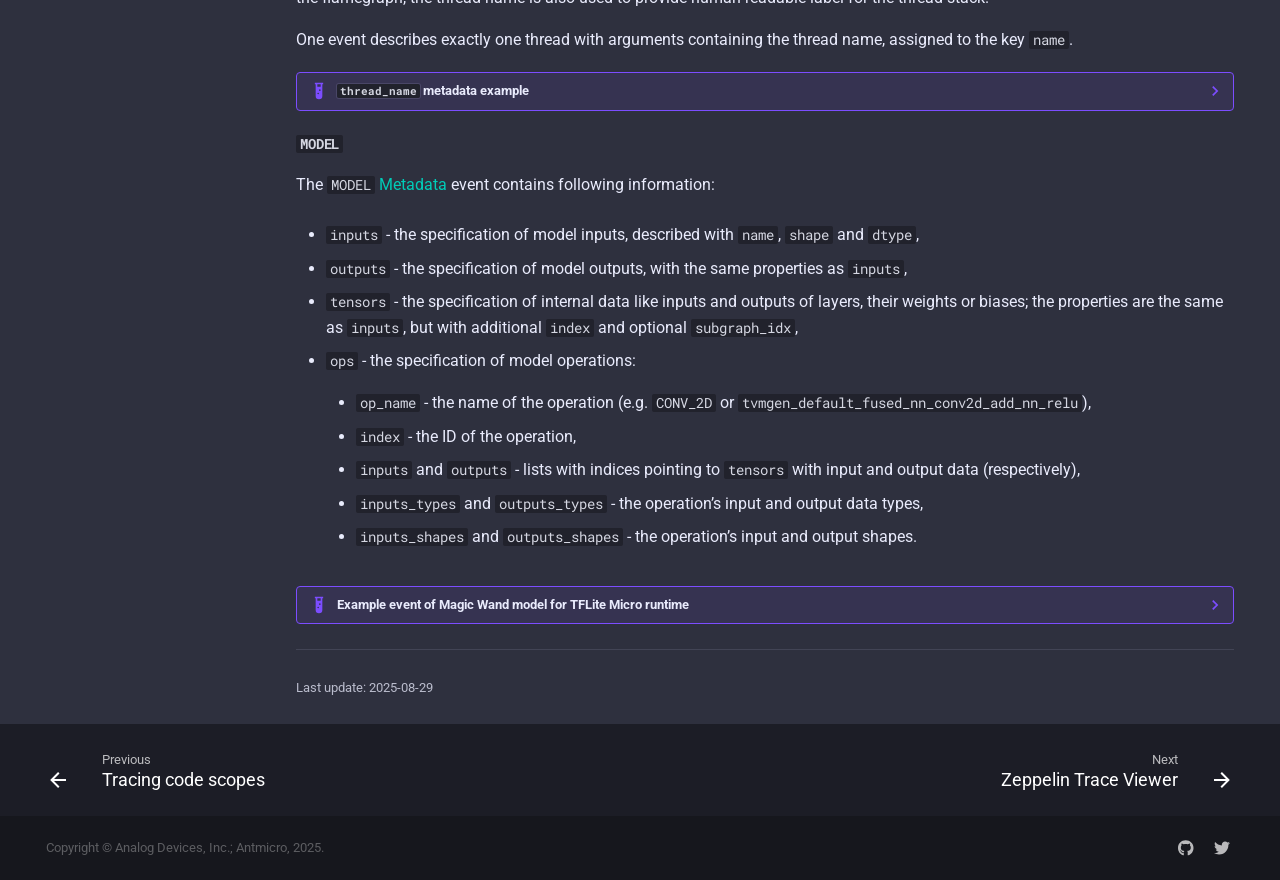
<file: ctf_to_tef.html>
<!doctype html>
<html lang="en" class="no-js">
  <head>
    
      <meta charset="utf-8">
      <meta name="viewport" content="width=device-width,initial-scale=1">
      
      
      
      <link rel="icon" href="">
    
    
      
        <title>CTF to TEF conversion - Zeppelin - Zephyr AI Profiling Library - documentation</title>
      
    
    
      
        
        
      
      

    
    
    
      
        
        
        <style>:root{--md-text-font:"Roboto";--md-code-font:"Roboto Mono"}</style>
      
    
        <link rel="stylesheet" type="text/css" href="_static/sphinx_immaterial_theme.c5589c0bd87d933a4.min.css?v=eeeb54bc" />
    <script>__md_scope=new URL(".",location),__md_hash=e=>[...e].reduce((e,_)=>(e<<5)-e+_.charCodeAt(0),0),__md_get=(e,_=localStorage,t=__md_scope)=>JSON.parse(_.getItem(t.pathname+"."+e)),__md_set=(e,_,t=localStorage,a=__md_scope)=>{try{t.setItem(a.pathname+"."+e,JSON.stringify(_))}catch(e){}}</script>
    
      

    
    
    
  </head>
  
  
    
    
      
    
    
    
    
    <body dir="ltr" data-md-color-scheme="slate" data-md-color-primary="teal" data-md-color-accent="deep-orange">
  
    
    
      <script>var palette=__md_get("__palette");if(palette&&"object"==typeof palette.color)for(var key of Object.keys(palette.color))document.body.setAttribute("data-md-color-"+key,palette.color[key])</script>
    
    <input class="md-toggle" data-md-toggle="drawer" type="checkbox" id="__drawer" autocomplete="off">
    <input class="md-toggle" data-md-toggle="search" type="checkbox" id="__search" autocomplete="off">
    <label class="md-overlay" for="__drawer"></label>
    <div data-md-component="skip">
      
    </div>
    <div data-md-component="announce">
      
    </div>
    
    
      

<header class="md-header" data-md-component="header">
  <nav class="md-header__inner md-grid" aria-label="Header">
    <a href="index.html" title="Zeppelin - Zephyr AI Profiling Library - documentation" class="md-header__button md-logo" aria-label="Zeppelin - Zephyr AI Profiling Library - documentation" data-md-component="logo">
      <img src="_static/white.svg" alt="logo">
    </a>
    <label class="md-header__button md-icon" for="__drawer">
      <svg xmlns="http://www.w3.org/2000/svg" viewBox="0 0 24 24"><path d="M3 6h18v2H3V6m0 5h18v2H3v-2m0 5h18v2H3v-2Z"/></svg>
    </label>
    <div class="md-header__title" data-md-component="header-title">
      <div class="md-header__ellipsis">
        <div class="md-header__topic">
          <span class="md-ellipsis">
            Zeppelin - Zephyr AI Profiling Library - documentation
          </span>
        </div>
        <div class="md-header__topic" data-md-component="header-topic">
          <span class="md-ellipsis">
            
              CTF to TEF conversion
            
          </span>
        </div>
      </div>
    </div>
    
      <form class="md-header__option" data-md-component="palette">
        
          
          
          <input class="md-option" data-md-color-media="" data-md-color-scheme="slate" data-md-color-primary="teal" data-md-color-accent="deep-orange"  aria-label="Switch to light mode"  type="radio" name="__palette" id="__palette_1">
          
            <label class="md-header__button md-icon" title="Switch to light mode" for="__palette_2" hidden>
              <svg xmlns="http://www.w3.org/2000/svg" viewBox="0 0 24 24"><path d="M12 7a5 5 0 0 1 5 5 5 5 0 0 1-5 5 5 5 0 0 1-5-5 5 5 0 0 1 5-5m0 2a3 3 0 0 0-3 3 3 3 0 0 0 3 3 3 3 0 0 0 3-3 3 3 0 0 0-3-3m0-7 2.39 3.42C13.65 5.15 12.84 5 12 5c-.84 0-1.65.15-2.39.42L12 2M3.34 7l4.16-.35A7.2 7.2 0 0 0 5.94 8.5c-.44.74-.69 1.5-.83 2.29L3.34 7m.02 10 1.76-3.77a7.131 7.131 0 0 0 2.38 4.14L3.36 17M20.65 7l-1.77 3.79a7.023 7.023 0 0 0-2.38-4.15l4.15.36m-.01 10-4.14.36c.59-.51 1.12-1.14 1.54-1.86.42-.73.69-1.5.83-2.29L20.64 17M12 22l-2.41-3.44c.74.27 1.55.44 2.41.44.82 0 1.63-.17 2.37-.44L12 22Z"/></svg>
            </label>
          
        
          
          
          <input class="md-option" data-md-color-media="" data-md-color-scheme="default" data-md-color-primary="teal" data-md-color-accent="deep-orange"  aria-label="Switch to dark mode"  type="radio" name="__palette" id="__palette_2">
          
            <label class="md-header__button md-icon" title="Switch to dark mode" for="__palette_1" hidden>
              <svg xmlns="http://www.w3.org/2000/svg" viewBox="0 0 24 24"><path d="m17.75 4.09-2.53 1.94.91 3.06-2.63-1.81-2.63 1.81.91-3.06-2.53-1.94L12.44 4l1.06-3 1.06 3 3.19.09m3.5 6.91-1.64 1.25.59 1.98-1.7-1.17-1.7 1.17.59-1.98L15.75 11l2.06-.05L18.5 9l.69 1.95 2.06.05m-2.28 4.95c.83-.08 1.72 1.1 1.19 1.85-.32.45-.66.87-1.08 1.27C15.17 23 8.84 23 4.94 19.07c-3.91-3.9-3.91-10.24 0-14.14.4-.4.82-.76 1.27-1.08.75-.53 1.93.36 1.85 1.19-.27 2.86.69 5.83 2.89 8.02a9.96 9.96 0 0 0 8.02 2.89m-1.64 2.02a12.08 12.08 0 0 1-7.8-3.47c-2.17-2.19-3.33-5-3.49-7.82-2.81 3.14-2.7 7.96.31 10.98 3.02 3.01 7.84 3.12 10.98.31Z"/></svg>
            </label>
          
        
      </form>
    
    
    
      <div class="md-header__button">
        <a href="zeppelin-ai-profiling-documentation.pdf" title="PDF - zeppelin-ai-profiling-documentation.pdf">
          <div class="md-icon">
            
            <svg xmlns="http://www.w3.org/2000/svg" viewBox="0 0 384 512"><!--! Font Awesome Free 6.2.0 by @fontawesome - https://fontawesome.com License - https://fontawesome.com/license/free (Icons: CC BY 4.0, Fonts: SIL OFL 1.1, Code: MIT License) Copyright 2022 Fonticons, Inc.--><path d="M64 0C28.7 0 0 28.7 0 64v384c0 35.3 28.7 64 64 64h256c35.3 0 64-28.7 64-64V160H256c-17.7 0-32-14.3-32-32V0H64zm192 0v128h128L256 0zM64 224h24c30.9 0 56 25.1 56 56s-25.1 56-56 56h-8v32c0 8.8-7.2 16-16 16s-16-7.2-16-16V240c0-8.8 7.2-16 16-16zm24 80c13.3 0 24-10.7 24-24s-10.7-24-24-24h-8v48h8zm72-64c0-8.8 7.2-16 16-16h24c26.5 0 48 21.5 48 48v64c0 26.5-21.5 48-48 48h-24c-8.8 0-16-7.2-16-16V240zm32 112h8c8.8 0 16-7.2 16-16v-64c0-8.8-7.2-16-16-16h-8v96zm96-128h48c8.8 0 16 7.2 16 16s-7.2 16-16 16h-32v32h32c8.8 0 16 7.2 16 16s-7.2 16-16 16h-32v48c0 8.8-7.2 16-16 16s-16-7.2-16-16V240c0-8.8 7.2-16 16-16z"/></svg>
          </div>
        </a>
      </div>
    
    
      <label class="md-header__button md-icon" for="__search">
        <svg xmlns="http://www.w3.org/2000/svg" viewBox="0 0 24 24"><path d="M9.5 3A6.5 6.5 0 0 1 16 9.5c0 1.61-.59 3.09-1.56 4.23l.27.27h.79l5 5-1.5 1.5-5-5v-.79l-.27-.27A6.516 6.516 0 0 1 9.5 16 6.5 6.5 0 0 1 3 9.5 6.5 6.5 0 0 1 9.5 3m0 2C7 5 5 7 5 9.5S7 14 9.5 14 14 12 14 9.5 12 5 9.5 5Z"/></svg>
      </label>
      <div class="md-search" data-md-component="search" role="dialog">
  <label class="md-search__overlay" for="__search"></label>
  <div class="md-search__inner" role="search">
    <form class="md-search__form" name="search">
      <input type="text" class="md-search__input" name="query" aria-label="Search" placeholder="Search" autocapitalize="off" autocorrect="off" autocomplete="off" spellcheck="false" data-md-component="search-query" required>
      <label class="md-search__icon md-icon" for="__search">
        <svg xmlns="http://www.w3.org/2000/svg" viewBox="0 0 24 24"><path d="M9.5 3A6.5 6.5 0 0 1 16 9.5c0 1.61-.59 3.09-1.56 4.23l.27.27h.79l5 5-1.5 1.5-5-5v-.79l-.27-.27A6.516 6.516 0 0 1 9.5 16 6.5 6.5 0 0 1 3 9.5 6.5 6.5 0 0 1 9.5 3m0 2C7 5 5 7 5 9.5S7 14 9.5 14 14 12 14 9.5 12 5 9.5 5Z"/></svg>
        <svg xmlns="http://www.w3.org/2000/svg" viewBox="0 0 24 24"><path d="M20 11v2H8l5.5 5.5-1.42 1.42L4.16 12l7.92-7.92L13.5 5.5 8 11h12Z"/></svg>
      </label>
      <nav class="md-search__options" aria-label="Search">
        
        <button type="reset" class="md-search__icon md-icon" title="Clear" aria-label="Clear" tabindex="-1">
          <svg xmlns="http://www.w3.org/2000/svg" viewBox="0 0 24 24"><path d="M19 6.41 17.59 5 12 10.59 6.41 5 5 6.41 10.59 12 5 17.59 6.41 19 12 13.41 17.59 19 19 17.59 13.41 12 19 6.41Z"/></svg>
        </button>
      </nav>
      
    </form>
    <div class="md-search__output">
      <div class="md-search__scrollwrap" data-md-scrollfix>
        <div class="md-search-result" data-md-component="search-result">
          <div class="md-search-result__meta">
            Initializing search
          </div>
          <ol class="md-search-result__list"></ol>
        </div>
      </div>
    </div>
  </div>
</div>
    
    
  </nav>
  
</header>
    
    <div class="md-container" data-md-component="container">
      
      
      
      
        
          
        
      
      <main class="md-main" data-md-component="main">
        <div class="md-main__inner md-grid">
          
            
              
              <div class="md-sidebar md-sidebar--primary" data-md-component="sidebar" data-md-type="navigation" >
                <div class="md-sidebar__scrollwrap">
                  <div class="md-sidebar__inner">
                    


  

<nav class="md-nav md-nav--primary md-nav--integrated" aria-label="Navigation" data-md-level="0">
  <label class="md-nav__title" for="__drawer">
    <a href="index.html" title="Zeppelin - Zephyr AI Profiling Library - documentation" class="md-nav__button md-logo" aria-label="Zeppelin - Zephyr AI Profiling Library - documentation" data-md-component="logo">
      <img src="_static/white.svg" alt="logo">
    </a>
    Zeppelin - Zephyr AI Profiling Library - documentation
  </label>
  
  <ul class="md-nav__list" data-md-scrollfix>
    
      
      
      

  
  
  
  
    <li class="md-nav__item">
      <a href="introduction.html" class="md-nav__link">
        <span class="md-ellipsis">Introduction</span>
      </a>
    </li>
  

    
      
      
      

  
  
  
  
    <li class="md-nav__item">
      <a href="library.html" class="md-nav__link">
        <span class="md-ellipsis">Zeppelin project</span>
      </a>
    </li>
  

    
      
      
      

  
  
  
  
    <li class="md-nav__item">
      <a href="configuration.html" class="md-nav__link">
        <span class="md-ellipsis">Zeppelin configuration</span>
      </a>
    </li>
  

    
      
      
      

  
  
  
  
    <li class="md-nav__item">
      <a href="memory_profiling.html" class="md-nav__link">
        <span class="md-ellipsis">Memory profiling</span>
      </a>
    </li>
  

    
      
      
      

  
  
  
  
    <li class="md-nav__item">
      <a href="code_scopes.html" class="md-nav__link">
        <span class="md-ellipsis">Tracing code scopes</span>
      </a>
    </li>
  

    
      
      
      

  
  
    
  
    
  
  
    <li class="md-nav__item md-nav__item--active">
      
      
      <input class="md-nav__toggle md-toggle" data-md-toggle="toc" type="checkbox" id="__toc">
      
        <label class="md-nav__link md-nav__link--active" for="__toc">
          <span class="md-ellipsis">CTF to TEF conversion</span>
          <span class="md-nav__icon md-icon"></span>
        </label>
      
      <a href="#" class="md-nav__link md-nav__link--active">
        <span class="md-ellipsis">CTF to TEF conversion</span>
      </a>
      
        

<nav class="md-nav md-nav--secondary">
  
  
    
  
  
    <label class="md-nav__title" for="__toc">
      <span class="md-nav__icon md-icon"></span>
      Table of contents
    </label>
    <ul class="md-nav__list" data-md-component="toc" data-md-scrollfix>
      
        <li class="md-nav__item">
  <a href="#usage" class="md-nav__link">
    <span class="md-ellipsis">Usage</span>
  </a>
  
</li>
      
        <li class="md-nav__item">
  <a href="#events" class="md-nav__link">
    <span class="md-ellipsis">Events</span>
  </a>
  
    <nav class="md-nav" aria-label="Events">
      <ul class="md-nav__list">
        
          <li class="md-nav__item">
  <a href="#converted-events" class="md-nav__link">
    <span title="converted-events (reference label)" class="md-ellipsis">Converted events</span>
  </a>
  
    <nav class="md-nav" aria-label="Converted events">
      <ul class="md-nav__list">
        
          <li class="md-nav__item">
  <a href="#zephyr-events" class="md-nav__link">
    <span class="md-ellipsis">Zephyr events</span>
  </a>
  
</li>
        
          <li class="md-nav__item">
  <a href="#zpl-inference" class="md-nav__link">
    <span class="md-ellipsis">zpl_<wbr>inference</span>
  </a>
  
</li>
        
          <li class="md-nav__item">
  <a href="#model-layer-op-subgraph-idx-op-idx" class="md-nav__link">
    <span class="md-ellipsis">MODEL::<wbr><wbr>{LAYER_<wbr>OP}<wbr>[_<wbr><wbr>{SUBGRAPH_<wbr>IDX}]_<wbr><wbr>{OP_<wbr>IDX}</span>
  </a>
  
</li>
        
          <li class="md-nav__item">
  <a href="#memory" class="md-nav__link">
    <span class="md-ellipsis">MEMORY</span>
  </a>
  
</li>
        
          <li class="md-nav__item">
  <a href="#cpu-load" class="md-nav__link">
    <span class="md-ellipsis">CPU_<wbr>LOAD</span>
  </a>
  
</li>
        
          <li class="md-nav__item">
  <a href="#die-temp" class="md-nav__link">
    <span class="md-ellipsis">DIE_<wbr>TEMP</span>
  </a>
  
</li>
        
      </ul>
    </nav>
  
</li>
        
          <li class="md-nav__item">
  <a href="#additional-events" class="md-nav__link">
    <span class="md-ellipsis">Additional events</span>
  </a>
  
    <nav class="md-nav" aria-label="Additional events">
      <ul class="md-nav__list">
        
          <li class="md-nav__item">
  <a href="#memory-statically-assigned-mem" class="md-nav__link">
    <span class="md-ellipsis">MEMORY::<wbr>STATICALLY_<wbr>ASSIGNED_<wbr>MEM</span>
  </a>
  
</li>
        
          <li class="md-nav__item">
  <a href="#memory-symbols" class="md-nav__link">
    <span class="md-ellipsis">MEMORY::<wbr>SYMBOLS</span>
  </a>
  
</li>
        
          <li class="md-nav__item">
  <a href="#thread-name" class="md-nav__link">
    <span class="md-ellipsis">thread_<wbr>name</span>
  </a>
  
</li>
        
          <li class="md-nav__item">
  <a href="#model" class="md-nav__link">
    <span class="md-ellipsis">MODEL</span>
  </a>
  
</li>
        
      </ul>
    </nav>
  
</li>
        
      </ul>
    </nav>
  
</li>
      
    </ul>
  
</nav>
      
    </li>
  

    
      
      
      

  
  
  
  
    <li class="md-nav__item">
      <a href="visual_interface.html" class="md-nav__link">
        <span class="md-ellipsis">Zeppelin Trace Viewer</span>
      </a>
    </li>
  

    
  </ul>
</nav>
                  </div>
                </div>
              </div>
            
            
          
          
            <div class="md-content" data-md-component="content">
              <article class="md-content__inner md-typeset" role="main">
                  


<h1 id="ctf-to-tef-conversion">CTF to TEF conversion<a class="headerlink" href="#ctf-to-tef-conversion" title="Link to this heading">¶</a></h1>
<p>In order to expand the compatibility of the traces received in Common Trace Format (CTF), we created a converter for obtaining them in the <a class="reference external" href="https://docs.google.com/document/d/1CvAClvFfyA5R-PhYUmn5OOQtYMH4h6I0nSsKchNAySU/edit?tab=t.0#heading=h.yr4qxyxotyw">Trace Event Format (TEF)</a>.</p>
<h2 id="usage">Usage<a class="headerlink" href="#usage" title="Link to this heading">¶</a></h2>
<p>You can run the converter with the following command:</p>
<div class="highlight-bash notranslate"><div class="highlight"><pre><span></span><code>west<span class="w"> </span>zpl-prepare-trace<span class="w"> </span><span class="se">\</span>
<span class="w">  </span><span class="o">[</span>-h<span class="o">]</span><span class="w"> </span>-o<span class="w"> </span>OUTPUT<span class="w"> </span><span class="o">[</span>--zephyr-base<span class="w"> </span>ZEPHYR_BASE<span class="o">]</span><span class="w"> </span><span class="o">[</span>--build-dir<span class="w"> </span>BUILD_DIR<span class="o">]</span><span class="w"> </span><span class="se">\</span>
<span class="w">  </span><span class="o">[</span>--tflm-model-path<span class="w"> </span>TFLM_MODEL_PATH<span class="o">]</span><span class="w"> </span><span class="o">[</span>--tvm-model-path<span class="w"> </span>TVM_MODEL_PATH<span class="o">]</span><span class="w"> </span><span class="se">\</span>
<span class="w">  </span><span class="o">[</span>--instrumentation-ctf<span class="w"> </span>INSTRUMENTATION_CTF<span class="o">]</span><span class="w"> </span><span class="se">\</span>
<span class="w">  </span>ctf_trace
</code></pre></div>
</div>
<p>There are several optional arguments available:</p>
<ul class="simple">
<li><p><code class="docutils literal notranslate"><span class="pre">--zephyr-base</span></code> - the script tries to automatically find the Zephyr directory in order to use the metadata file definition of CTF events.
If this fails, you have to provide the path or set the <code class="docutils literal notranslate"><span class="pre">ZEPHYR_BASE</span></code> environmental variable.</p></li>
<li><p><code class="docutils literal notranslate"><span class="pre">--build-dir</span></code> - the directory storing the results of the build and <a class="reference external" href="https://docs.zephyrproject.org/latest/develop/optimizations/tools.html#build-target-ram-report">ram_report</a>.</p></li>
<li><p><code class="docutils literal notranslate"><span class="pre">--tflm-model-path</span></code> - the provided TFLite Micro model is processed to extract information about its layer and tensors, and the information is converted to <a class="reference internal" href="#model-event"><span class="std std-ref"><code class="docutils literal notranslate"><span class="pre">MODEL</span></code></span></a> <a class="reference external" href="https://docs.google.com/document/d/1CvAClvFfyA5R-PhYUmn5OOQtYMH4h6I0nSsKchNAySU/edit?tab=t.0#heading=h.xqopa5m0e28f">Metadata</a> event.</p></li>
<li><p><code class="docutils literal notranslate"><span class="pre">--tvm-model-path</span></code> - the provided microTVM graph JSON file is processed to extract information about model’s layer and tensors, and the information is converted to <a class="reference internal" href="#model-event"><span class="std std-ref"><code class="docutils literal notranslate"><span class="pre">MODEL</span></code></span></a> <a class="reference external" href="https://docs.google.com/document/d/1CvAClvFfyA5R-PhYUmn5OOQtYMH4h6I0nSsKchNAySU/edit?tab=t.0#heading=h.xqopa5m0e28f">Metadata</a> Event,</p></li>
<li><p><code class="docutils literal notranslate"><span class="pre">--instrumentation-ctf</span></code> - the separate CTF file, containing instrumentation traces.</p></li>
<li><p><code class="docutils literal notranslate"><span class="pre">-o</span></code> - the file path which points to the file where the converted trace should be saved.
If not provided, the JSON will be printed to STDOUT.</p></li>
</ul>
<p>Apart from changing the format, this involves a custom logic which can group elements into <a class="reference external" href="https://docs.google.com/document/d/1CvAClvFfyA5R-PhYUmn5OOQtYMH4h6I0nSsKchNAySU/edit?tab=t.0#heading=h.nso4gcezn7n1">Duration</a> events, and extend their arguments (see <a class="reference internal" href="#converted-events"><span class="std std-ref">Converted events</span></a>).
Completely new events can be added to the trace, extending the context, and improving the trace visualization capabilities (see <a class="reference internal" href="#optional-events"><span class="std std-ref">Additional events</span></a>).
Furthermore, the command also converts timestamps from nanoseconds (used in CTF) to microseconds, which are valid for Zeppelin Trace Viewer and Speedscope (it assumes that the timestamps are provided in such unit).</p>
<h2 id="events">Events<a class="headerlink" href="#events" title="Link to this heading">¶</a></h2>
<h3 id="converted-events"><span id="id1"></span>Converted events<a class="headerlink" href="#converted-events" title="Link to this heading">¶</a></h3>
<p>This section describes events that are converted from CTF events, emitted during Zeppelin runtime.
Based on those, the trace viewer produces dedicated panels with visualizations (e.g. plot panels).</p>
<h4 id="zephyr-events">Zephyr events<a class="headerlink" href="#zephyr-events" title="Link to this heading">¶</a></h4>
<p>For default Zephyr events (defined in <a class="reference external" href="https://github.com/zephyrproject-rtos/zephyr/blob/main/subsys/tracing/ctf/tsdl/metadata">metadata</a>), the beginning event always gets the <code class="docutils literal notranslate"><span class="pre">_enter</span></code> suffix, whereas the ending event gets the <code class="docutils literal notranslate"><span class="pre">_exit</span></code> suffix.
These events are marked as <code class="docutils literal notranslate"><span class="pre">B</span></code> and <code class="docutils literal notranslate"><span class="pre">E</span></code> events, creating <a class="reference external" href="https://docs.google.com/document/d/1CvAClvFfyA5R-PhYUmn5OOQtYMH4h6I0nSsKchNAySU/edit?tab=t.0#heading=h.nso4gcezn7n1">Duration</a> event in TEF.
The remaining Zephyr events are of <a class="reference external" href="https://docs.google.com/document/d/1CvAClvFfyA5R-PhYUmn5OOQtYMH4h6I0nSsKchNAySU/edit?tab=t.0#heading=h.lenwiilchoxp">Instant</a> type, but since Speedscope does not support displaying such events, they are also converted to a Duration Event with 1 microsecond of duration.</p>
<details class="example admonition">
<summary class="admonition-title">Example events</summary><div class="highlight-json notranslate"><div class="highlight"><pre><span></span><code><span class="p">{</span>
<span class="w">  </span><span class="nt">&quot;name&quot;</span><span class="p">:</span><span class="w"> </span><span class="s2">&quot;isr&quot;</span><span class="p">,</span>
<span class="w">  </span><span class="nt">&quot;cat&quot;</span><span class="p">:</span><span class="w"> </span><span class="s2">&quot;zephyr&quot;</span><span class="p">,</span>
<span class="w">  </span><span class="nt">&quot;ph&quot;</span><span class="p">:</span><span class="w"> </span><span class="s2">&quot;B&quot;</span><span class="p">,</span>
<span class="w">  </span><span class="nt">&quot;ts&quot;</span><span class="p">:</span><span class="w"> </span><span class="mf">99967.43400000001</span><span class="p">,</span>
<span class="w">  </span><span class="nt">&quot;pid&quot;</span><span class="p">:</span><span class="w"> </span><span class="mi">0</span><span class="p">,</span>
<span class="w">  </span><span class="nt">&quot;tid&quot;</span><span class="p">:</span><span class="w"> </span><span class="mi">0</span>
<span class="p">},</span>
<span class="s2">&quot;...&quot;</span><span class="p">,</span>
<span class="p">{</span>
<span class="w">  </span><span class="nt">&quot;name&quot;</span><span class="p">:</span><span class="w"> </span><span class="s2">&quot;isr&quot;</span><span class="p">,</span>
<span class="w">  </span><span class="nt">&quot;cat&quot;</span><span class="p">:</span><span class="w"> </span><span class="s2">&quot;zephyr&quot;</span><span class="p">,</span>
<span class="w">  </span><span class="nt">&quot;ph&quot;</span><span class="p">:</span><span class="w"> </span><span class="s2">&quot;E&quot;</span><span class="p">,</span>
<span class="w">  </span><span class="nt">&quot;ts&quot;</span><span class="p">:</span><span class="w"> </span><span class="mf">99980.142</span><span class="p">,</span>
<span class="w">  </span><span class="nt">&quot;pid&quot;</span><span class="p">:</span><span class="w"> </span><span class="mi">0</span><span class="p">,</span>
<span class="w">  </span><span class="nt">&quot;tid&quot;</span><span class="p">:</span><span class="w"> </span><span class="mi">0</span>
<span class="p">}</span>
</code></pre></div>
</div>
</details>
<h4 id="zpl-inference"><code class="docutils literal notranslate"><span class="pre">zpl_inference</span></code><a class="headerlink" href="#zpl-inference" title="Link to this heading">¶</a></h4>
<p>The <a class="reference external" href="https://docs.google.com/document/d/1CvAClvFfyA5R-PhYUmn5OOQtYMH4h6I0nSsKchNAySU/edit?tab=t.0#heading=h.nso4gcezn7n1">Duration</a> event marking the beginning and end of model’s inference.
It is created from the CTF events <code class="docutils literal notranslate"><span class="pre">zpl_inference_enter</span></code> and <code class="docutils literal notranslate"><span class="pre">zpl_inference_exit</span></code>.</p>
<details class="example admonition">
<summary class="admonition-title"><code class="docutils literal notranslate"><span class="pre">zpl_inference</span></code> events examples</summary><div class="highlight-json notranslate"><div class="highlight"><pre><span></span><code><span class="p">{</span>
<span class="w">  </span><span class="nt">&quot;name&quot;</span><span class="p">:</span><span class="w"> </span><span class="s2">&quot;zpl_inference&quot;</span><span class="p">,</span>
<span class="w">  </span><span class="nt">&quot;cat&quot;</span><span class="p">:</span><span class="w"> </span><span class="s2">&quot;zephyr&quot;</span><span class="p">,</span>
<span class="w">  </span><span class="nt">&quot;ph&quot;</span><span class="p">:</span><span class="w"> </span><span class="s2">&quot;B&quot;</span><span class="p">,</span>
<span class="w">  </span><span class="nt">&quot;ts&quot;</span><span class="p">:</span><span class="w"> </span><span class="mf">0.0</span><span class="p">,</span>
<span class="w">  </span><span class="nt">&quot;pid&quot;</span><span class="p">:</span><span class="w"> </span><span class="mi">0</span><span class="p">,</span>
<span class="w">  </span><span class="nt">&quot;tid&quot;</span><span class="p">:</span><span class="w"> </span><span class="mi">536912424</span><span class="p">,</span>
<span class="w">  </span><span class="nt">&quot;args&quot;</span><span class="p">:</span><span class="w"> </span><span class="p">{</span>
<span class="w">    </span><span class="nt">&quot;thread_id&quot;</span><span class="p">:</span><span class="w"> </span><span class="mi">536912424</span>
<span class="w">  </span><span class="p">}</span>
<span class="p">},</span>
<span class="s2">&quot;...&quot;</span><span class="p">,</span>
<span class="p">{</span>
<span class="w">  </span><span class="nt">&quot;name&quot;</span><span class="p">:</span><span class="w"> </span><span class="s2">&quot;zpl_inference&quot;</span><span class="p">,</span>
<span class="w">  </span><span class="nt">&quot;cat&quot;</span><span class="p">:</span><span class="w"> </span><span class="s2">&quot;zephyr&quot;</span><span class="p">,</span>
<span class="w">  </span><span class="nt">&quot;ph&quot;</span><span class="p">:</span><span class="w"> </span><span class="s2">&quot;E&quot;</span><span class="p">,</span>
<span class="w">  </span><span class="nt">&quot;ts&quot;</span><span class="p">:</span><span class="w"> </span><span class="mf">110497.391</span><span class="p">,</span>
<span class="w">  </span><span class="nt">&quot;pid&quot;</span><span class="p">:</span><span class="w"> </span><span class="mi">0</span><span class="p">,</span>
<span class="w">  </span><span class="nt">&quot;tid&quot;</span><span class="p">:</span><span class="w"> </span><span class="mi">536912424</span><span class="p">,</span>
<span class="w">  </span><span class="nt">&quot;args&quot;</span><span class="p">:</span><span class="w"> </span><span class="p">{</span>
<span class="w">    </span><span class="nt">&quot;thread_id&quot;</span><span class="p">:</span><span class="w"> </span><span class="mi">536912424</span>
<span class="w">  </span><span class="p">}</span>
<span class="p">}</span>
</code></pre></div>
</div>
</details>
<h4 id="model-layer-op-subgraph-idx-op-idx"><code class="docutils literal notranslate"><span class="pre">MODEL::{LAYER_OP}[_{SUBGRAPH_IDX}]_{OP_IDX}</span></code><a class="headerlink" href="#model-layer-op-subgraph-idx-op-idx" title="Link to this heading">¶</a></h4>
<p>The <code class="docutils literal notranslate"><span class="pre">MODEL::*</span></code> <a class="reference external" href="https://docs.google.com/document/d/1CvAClvFfyA5R-PhYUmn5OOQtYMH4h6I0nSsKchNAySU/edit?tab=t.0#heading=h.nso4gcezn7n1">Duration</a> event is unique to each layer of a model, described with:</p>
<ul class="simple">
<li><p><code class="docutils literal notranslate"><span class="pre">LAYER_OP</span></code> - a tag of operation like <code class="docutils literal notranslate"><span class="pre">CONV_2D</span></code> or <code class="docutils literal notranslate"><span class="pre">MAX_POOL_2D</span></code>,</p></li>
<li><p><code class="docutils literal notranslate"><span class="pre">SUBGRAPH_IDX</span></code> - an optional number representing the ID of a subgraph to which a given layer belongs,</p></li>
<li><p><code class="docutils literal notranslate"><span class="pre">OP_IDX</span></code> - a number representing the ID of the operation in a subgraph.</p></li>
</ul>
<p>The event contains:</p>
<ul class="simple">
<li><p>identifiers like <code class="docutils literal notranslate"><span class="pre">op_idx</span></code> and optional <code class="docutils literal notranslate"><span class="pre">subgraph_idx</span></code>,</p></li>
<li><p><code class="docutils literal notranslate"><span class="pre">tag</span></code> with the layer name,</p></li>
<li><p><code class="docutils literal notranslate"><span class="pre">thread_id</span></code> pointing to the thread that executed this layer,</p></li>
<li><p><code class="docutils literal notranslate"><span class="pre">runtime</span></code> specifying which runtime was used, and</p></li>
<li><p>additional runtime-specific data.</p></li>
</ul>
<p>This event is converted from TFLite micro (<code class="docutils literal notranslate"><span class="pre">zpl_tflm_(enter|exit)</span></code>) and microTVM (<code class="docutils literal notranslate"><span class="pre">zpl_tvm_(enter|exit)</span></code>) events.</p>
<details class="example admonition">
<summary class="admonition-title"><code class="docutils literal notranslate"><span class="pre">MODEL::*</span></code> events examples</summary><div class="highlight-json notranslate"><div class="highlight"><pre><span></span><code><span class="p">{</span>
<span class="w">  </span><span class="nt">&quot;name&quot;</span><span class="p">:</span><span class="w"> </span><span class="s2">&quot;MODEL::CONV_2D_0_0&quot;</span><span class="p">,</span>
<span class="w">  </span><span class="nt">&quot;cat&quot;</span><span class="p">:</span><span class="w"> </span><span class="s2">&quot;zephyr&quot;</span><span class="p">,</span>
<span class="w">  </span><span class="nt">&quot;ph&quot;</span><span class="p">:</span><span class="w"> </span><span class="s2">&quot;B&quot;</span><span class="p">,</span>
<span class="w">  </span><span class="nt">&quot;ts&quot;</span><span class="p">:</span><span class="w"> </span><span class="mf">4294973.212</span><span class="p">,</span>
<span class="w">  </span><span class="nt">&quot;pid&quot;</span><span class="p">:</span><span class="w"> </span><span class="mi">0</span><span class="p">,</span>
<span class="w">  </span><span class="nt">&quot;tid&quot;</span><span class="p">:</span><span class="w"> </span><span class="mi">536912424</span><span class="p">,</span>
<span class="w">  </span><span class="nt">&quot;args&quot;</span><span class="p">:</span><span class="w"> </span><span class="p">{</span>
<span class="w">    </span><span class="nt">&quot;thread_id&quot;</span><span class="p">:</span><span class="w"> </span><span class="mi">536912424</span><span class="p">,</span>
<span class="w">    </span><span class="nt">&quot;subgraph_idx&quot;</span><span class="p">:</span><span class="w"> </span><span class="mi">0</span><span class="p">,</span>
<span class="w">    </span><span class="nt">&quot;op_idx&quot;</span><span class="p">:</span><span class="w"> </span><span class="mi">0</span><span class="p">,</span>
<span class="w">    </span><span class="nt">&quot;tag&quot;</span><span class="p">:</span><span class="w"> </span><span class="s2">&quot;CONV_2D&quot;</span><span class="p">,</span>
<span class="w">    </span><span class="nt">&quot;arena_used_bytes&quot;</span><span class="p">:</span><span class="w"> </span><span class="mi">15408</span><span class="p">,</span>
<span class="w">    </span><span class="nt">&quot;arena_tail_usage&quot;</span><span class="p">:</span><span class="w"> </span><span class="mi">88</span><span class="p">,</span>
<span class="w">    </span><span class="nt">&quot;runtime&quot;</span><span class="p">:</span><span class="w"> </span><span class="s2">&quot;TFLite Micro&quot;</span>
<span class="w">  </span><span class="p">}</span>
<span class="p">},</span>
<span class="p">{</span>
<span class="w">  </span><span class="nt">&quot;name&quot;</span><span class="p">:</span><span class="w"> </span><span class="s2">&quot;MODEL::CONV_2D_0_0&quot;</span><span class="p">,</span>
<span class="w">  </span><span class="nt">&quot;cat&quot;</span><span class="p">:</span><span class="w"> </span><span class="s2">&quot;zephyr&quot;</span><span class="p">,</span>
<span class="w">  </span><span class="nt">&quot;ph&quot;</span><span class="p">:</span><span class="w"> </span><span class="s2">&quot;E&quot;</span><span class="p">,</span>
<span class="w">  </span><span class="nt">&quot;ts&quot;</span><span class="p">:</span><span class="w"> </span><span class="mf">4359202.146</span><span class="p">,</span>
<span class="w">  </span><span class="nt">&quot;pid&quot;</span><span class="p">:</span><span class="w"> </span><span class="mi">0</span><span class="p">,</span>
<span class="w">  </span><span class="nt">&quot;tid&quot;</span><span class="p">:</span><span class="w"> </span><span class="mi">536912424</span><span class="p">,</span>
<span class="w">  </span><span class="nt">&quot;args&quot;</span><span class="p">:</span><span class="w"> </span><span class="p">{</span>
<span class="w">    </span><span class="nt">&quot;thread_id&quot;</span><span class="p">:</span><span class="w"> </span><span class="mi">536912424</span><span class="p">,</span>
<span class="w">    </span><span class="nt">&quot;subgraph_idx&quot;</span><span class="p">:</span><span class="w"> </span><span class="mi">0</span><span class="p">,</span>
<span class="w">    </span><span class="nt">&quot;op_idx&quot;</span><span class="p">:</span><span class="w"> </span><span class="mi">0</span><span class="p">,</span>
<span class="w">    </span><span class="nt">&quot;tag&quot;</span><span class="p">:</span><span class="w"> </span><span class="s2">&quot;CONV_2D&quot;</span><span class="p">,</span>
<span class="w">    </span><span class="nt">&quot;arena_used_bytes&quot;</span><span class="p">:</span><span class="w"> </span><span class="mi">15408</span><span class="p">,</span>
<span class="w">    </span><span class="nt">&quot;arena_tail_usage&quot;</span><span class="p">:</span><span class="w"> </span><span class="mi">88</span><span class="p">,</span>
<span class="w">    </span><span class="nt">&quot;runtime&quot;</span><span class="p">:</span><span class="w"> </span><span class="s2">&quot;TFLite Micro&quot;</span>
<span class="w">  </span><span class="p">}</span>
<span class="p">}</span>
</code></pre></div>
</div>
</details>
<h4 id="memory"><span id="memory-event"></span><code class="docutils literal notranslate"><span class="pre">MEMORY</span></code><a class="headerlink" href="#memory" title="Link to this heading">¶</a></h4>
<p>The <a class="reference external" href="https://docs.google.com/document/d/1CvAClvFfyA5R-PhYUmn5OOQtYMH4h6I0nSsKchNAySU/edit?tab=t.0#heading=h.xqopa5m0e28f">Metadata</a> event with information about a <a class="reference internal" href="memory_profiling.html#memory-ctf"><span class="std std-ref">memory region</span></a> for a given timestamp (<code class="docutils literal notranslate"><span class="pre">ts</span></code>).
It is created from the CTF event <code class="docutils literal notranslate"><span class="pre">zpl_memory</span></code>.</p>
<details class="example admonition">
<summary class="admonition-title"><code class="docutils literal notranslate"><span class="pre">MEMORY</span></code> metadata example</summary><div class="highlight-json notranslate"><div class="highlight"><pre><span></span><code><span class="p">{</span>
<span class="w">  </span><span class="nt">&quot;name&quot;</span><span class="p">:</span><span class="w"> </span><span class="s2">&quot;MEMORY&quot;</span><span class="p">,</span>
<span class="w">  </span><span class="nt">&quot;cat&quot;</span><span class="p">:</span><span class="w"> </span><span class="s2">&quot;zephyr&quot;</span><span class="p">,</span>
<span class="w">  </span><span class="nt">&quot;ph&quot;</span><span class="p">:</span><span class="w"> </span><span class="s2">&quot;M&quot;</span><span class="p">,</span>
<span class="w">  </span><span class="nt">&quot;ts&quot;</span><span class="p">:</span><span class="w"> </span><span class="mf">55.216</span><span class="p">,</span>
<span class="w">  </span><span class="nt">&quot;pid&quot;</span><span class="p">:</span><span class="w"> </span><span class="mi">0</span><span class="p">,</span>
<span class="w">  </span><span class="nt">&quot;tid&quot;</span><span class="p">:</span><span class="w"> </span><span class="mi">536937200</span><span class="p">,</span>
<span class="w">  </span><span class="nt">&quot;args&quot;</span><span class="p">:</span><span class="w"> </span><span class="p">{</span>
<span class="w">    </span><span class="nt">&quot;memory_region&quot;</span><span class="p">:</span><span class="w"> </span><span class="s2">&quot;STACK&quot;</span><span class="p">,</span>
<span class="w">    </span><span class="nt">&quot;memory_addr&quot;</span><span class="p">:</span><span class="w"> </span><span class="mi">536950376</span><span class="p">,</span>
<span class="w">    </span><span class="nt">&quot;used&quot;</span><span class="p">:</span><span class="w"> </span><span class="mi">88</span><span class="p">,</span>
<span class="w">    </span><span class="nt">&quot;unused&quot;</span><span class="p">:</span><span class="w"> </span><span class="mi">424</span><span class="p">,</span>
<span class="w">    </span><span class="nt">&quot;for_thread_id&quot;</span><span class="p">:</span><span class="w"> </span><span class="mi">536936848</span>
<span class="w">  </span><span class="p">}</span>
<span class="p">}</span>
</code></pre></div>
</div>
</details>
<h4 id="cpu-load"><span id="cpu-load-event"></span><code class="docutils literal notranslate"><span class="pre">CPU_LOAD</span></code><a class="headerlink" href="#cpu-load" title="Link to this heading">¶</a></h4>
<p>The <a class="reference external" href="https://docs.google.com/document/d/1CvAClvFfyA5R-PhYUmn5OOQtYMH4h6I0nSsKchNAySU/edit?tab=t.0#heading=h.xqopa5m0e28f">Metadata</a> event defining CPU load (<code class="docutils literal notranslate"><span class="pre">cpu_load</span></code> field) for a given timestamp (<code class="docutils literal notranslate"><span class="pre">ts</span></code>).
It is converted from the CTF event <code class="docutils literal notranslate"><span class="pre">zpl_cpu_load_event</span></code>.</p>
<details class="example admonition">
<summary class="admonition-title"><code class="docutils literal notranslate"><span class="pre">CPU_LOAD</span></code> metadata example</summary><div class="highlight-json notranslate"><div class="highlight"><pre><span></span><code><span class="p">{</span>
<span class="w">  </span><span class="nt">&quot;name&quot;</span><span class="p">:</span><span class="w"> </span><span class="s2">&quot;CPU_LOAD&quot;</span><span class="p">,</span>
<span class="w">  </span><span class="nt">&quot;cat&quot;</span><span class="p">:</span><span class="w"> </span><span class="s2">&quot;zephyr&quot;</span><span class="p">,</span>
<span class="w">  </span><span class="nt">&quot;ph&quot;</span><span class="p">:</span><span class="w"> </span><span class="s2">&quot;M&quot;</span><span class="p">,</span>
<span class="w">  </span><span class="nt">&quot;ts&quot;</span><span class="p">:</span><span class="w"> </span><span class="mf">200044.308</span><span class="p">,</span>
<span class="w">  </span><span class="nt">&quot;pid&quot;</span><span class="p">:</span><span class="w"> </span><span class="mi">0</span><span class="p">,</span>
<span class="w">  </span><span class="nt">&quot;tid&quot;</span><span class="p">:</span><span class="w"> </span><span class="mi">0</span><span class="p">,</span>
<span class="w">  </span><span class="nt">&quot;args&quot;</span><span class="p">:</span><span class="w"> </span><span class="p">{</span>
<span class="w">    </span><span class="nt">&quot;cpu_load&quot;</span><span class="p">:</span><span class="w"> </span><span class="mi">534</span>
<span class="w">  </span><span class="p">}</span>
<span class="p">}</span>
</code></pre></div>
</div>
</details>
<h4 id="die-temp"><span id="die-temp-event"></span><code class="docutils literal notranslate"><span class="pre">DIE_TEMP</span></code><a class="headerlink" href="#die-temp" title="Link to this heading">¶</a></h4>
<p>The <a class="reference external" href="https://docs.google.com/document/d/1CvAClvFfyA5R-PhYUmn5OOQtYMH4h6I0nSsKchNAySU/edit?tab=t.0#heading=h.xqopa5m0e28f">Metadata</a> event providing DIE temperatures (<code class="docutils literal notranslate"><span class="pre">die_temp</span></code> array with at most two measurements, in degrees Celsius) for a given timestamp (<code class="docutils literal notranslate"><span class="pre">ts</span></code>).
It is converted from the CTF event <code class="docutils literal notranslate"><span class="pre">zpl_die_temp_event</span></code>.</p>
<details class="example admonition">
<summary class="admonition-title"><code class="docutils literal notranslate"><span class="pre">DIE_TEMP</span></code> metadata example</summary><div class="highlight-json notranslate"><div class="highlight"><pre><span></span><code><span class="p">{</span>
<span class="w">  </span><span class="nt">&quot;name&quot;</span><span class="p">:</span><span class="w"> </span><span class="s2">&quot;DIE_TEMP&quot;</span><span class="p">,</span>
<span class="w">  </span><span class="nt">&quot;cat&quot;</span><span class="p">:</span><span class="w"> </span><span class="s2">&quot;zephyr&quot;</span><span class="p">,</span>
<span class="w">  </span><span class="nt">&quot;ph&quot;</span><span class="p">:</span><span class="w"> </span><span class="s2">&quot;M&quot;</span><span class="p">,</span>
<span class="w">  </span><span class="nt">&quot;ts&quot;</span><span class="p">:</span><span class="w"> </span><span class="mf">300327.025</span><span class="p">,</span>
<span class="w">  </span><span class="nt">&quot;pid&quot;</span><span class="p">:</span><span class="w"> </span><span class="mi">0</span><span class="p">,</span>
<span class="w">  </span><span class="nt">&quot;tid&quot;</span><span class="p">:</span><span class="w"> </span><span class="mi">0</span><span class="p">,</span>
<span class="w">  </span><span class="nt">&quot;args&quot;</span><span class="p">:</span><span class="w"> </span><span class="p">{</span>
<span class="w">    </span><span class="nt">&quot;die_temp&quot;</span><span class="p">:</span><span class="w"> </span><span class="p">[</span>
<span class="w">      </span><span class="mf">21.947092056274414</span><span class="p">,</span>
<span class="w">      </span><span class="mf">41.94709014892578</span>
<span class="w">    </span><span class="p">]</span>
<span class="w">  </span><span class="p">}</span>
<span class="p">}</span>
</code></pre></div>
</div>
</details>
<h3 id="additional-events"><span id="optional-events"></span>Additional events<a class="headerlink" href="#additional-events" title="Link to this heading">¶</a></h3>
<p>This section contains events that are not produced during the Zeppelin runtime, but are used to provide additional information for better visualizations.</p>
<h4 id="memory-statically-assigned-mem"><span id="memory-statically-assigned-mem-event"></span><code class="docutils literal notranslate"><span class="pre">MEMORY::STATICALLY_ASSIGNED_MEM</span></code><a class="headerlink" href="#memory-statically-assigned-mem" title="Link to this heading">¶</a></h4>
<p>The <a class="reference external" href="https://docs.google.com/document/d/1CvAClvFfyA5R-PhYUmn5OOQtYMH4h6I0nSsKchNAySU/edit?tab=t.0#heading=h.xqopa5m0e28f">Metadata</a> event informing about the part of RAM (in bytes), used by the compiled objects.
This value is calculated using size from <a class="reference external" href="https://docs.zephyrproject.org/latest/develop/optimizations/tools.html#build-target-ram-report">ram_report</a> and subtracting sizes of the memory regions (from <a class="reference internal" href="#memory-event"><span class="std std-ref"><code class="docutils literal notranslate"><span class="pre">MEMORY</span></code> events</span></a>).
The event looks like this:</p>
<details class="example admonition">
<summary class="admonition-title"><code class="docutils literal notranslate"><span class="pre">MEMORY::STATICALLY_ASSIGNED_MEM</span></code> metadata example</summary><div class="highlight-json notranslate"><div class="highlight"><pre><span></span><code><span class="p">{</span>
<span class="w">  </span><span class="nt">&quot;name&quot;</span><span class="p">:</span><span class="w"> </span><span class="s2">&quot;MEMORY::STATICALLY_ASSIGNED_MEM&quot;</span><span class="p">,</span>
<span class="w">  </span><span class="nt">&quot;cat&quot;</span><span class="p">:</span><span class="w"> </span><span class="s2">&quot;zephyr&quot;</span><span class="p">,</span>
<span class="w">  </span><span class="nt">&quot;ph&quot;</span><span class="p">:</span><span class="w"> </span><span class="s2">&quot;M&quot;</span><span class="p">,</span>
<span class="w">  </span><span class="nt">&quot;pid&quot;</span><span class="p">:</span><span class="w"> </span><span class="mi">0</span><span class="p">,</span>
<span class="w">  </span><span class="nt">&quot;tid&quot;</span><span class="p">:</span><span class="w"> </span><span class="mi">0</span><span class="p">,</span>
<span class="w">  </span><span class="nt">&quot;ts&quot;</span><span class="p">:</span><span class="w"> </span><span class="mi">0</span><span class="p">,</span>
<span class="w">  </span><span class="nt">&quot;args&quot;</span><span class="p">:</span><span class="w"> </span><span class="mi">14105</span>
<span class="p">}</span>
</code></pre></div>
</div>
</details>
<h4 id="memory-symbols"><span id="memory-symbols-event"></span><code class="docutils literal notranslate"><span class="pre">MEMORY::SYMBOLS</span></code><a class="headerlink" href="#memory-symbols" title="Link to this heading">¶</a></h4>
<p>The <a class="reference external" href="https://docs.google.com/document/d/1CvAClvFfyA5R-PhYUmn5OOQtYMH4h6I0nSsKchNAySU/edit?tab=t.0#heading=h.xqopa5m0e28f">Metadata</a> event contains the mapping of memory region addresses to their symbols extracted from <code class="docutils literal notranslate"><span class="pre">zephyr.elf</span></code>.
It is used to present human-readable description of the regions, e.g. making it easier to trace back to the source code.
Example event:</p>
<details class="example admonition">
<summary class="admonition-title"><code class="docutils literal notranslate"><span class="pre">MEMORY::SYMBOLS</span></code> metadata example</summary><div class="highlight-json notranslate"><div class="highlight"><pre><span></span><code><span class="p">{</span>
<span class="w">  </span><span class="nt">&quot;name&quot;</span><span class="p">:</span><span class="w"> </span><span class="s2">&quot;MEMORY::SYMBOLS&quot;</span><span class="p">,</span>
<span class="w">  </span><span class="nt">&quot;cat&quot;</span><span class="p">:</span><span class="w"> </span><span class="s2">&quot;zephyr&quot;</span><span class="p">,</span>
<span class="w">  </span><span class="nt">&quot;ph&quot;</span><span class="p">:</span><span class="w"> </span><span class="s2">&quot;M&quot;</span><span class="p">,</span>
<span class="w">  </span><span class="nt">&quot;pid&quot;</span><span class="p">:</span><span class="w"> </span><span class="mi">0</span><span class="p">,</span>
<span class="w">  </span><span class="nt">&quot;tid&quot;</span><span class="p">:</span><span class="w"> </span><span class="mi">0</span><span class="p">,</span>
<span class="w">  </span><span class="nt">&quot;ts&quot;</span><span class="p">:</span><span class="w"> </span><span class="mi">0</span><span class="p">,</span>
<span class="w">  </span><span class="nt">&quot;args&quot;</span><span class="p">:</span><span class="w"> </span><span class="p">{</span>
<span class="w">    </span><span class="nt">&quot;536950376&quot;</span><span class="p">:</span><span class="w"> </span><span class="s2">&quot;_k_thread_stack_zpl_mem_profiling&quot;</span><span class="p">,</span>
<span class="w">    </span><span class="nt">&quot;536949352&quot;</span><span class="p">:</span><span class="w"> </span><span class="s2">&quot;tracing_thread_stack&quot;</span><span class="p">,</span>
<span class="w">    </span><span class="nt">&quot;536952936&quot;</span><span class="p">:</span><span class="w"> </span><span class="s2">&quot;z_idle_stacks&quot;</span><span class="p">,</span>
<span class="w">    </span><span class="nt">&quot;536953256&quot;</span><span class="p">:</span><span class="w"> </span><span class="s2">&quot;z_main_stack&quot;</span><span class="p">,</span>
<span class="w">    </span><span class="nt">&quot;536938172&quot;</span><span class="p">:</span><span class="w"> </span><span class="s2">&quot;z_malloc_heap&quot;</span><span class="p">,</span>
<span class="w">    </span><span class="nt">&quot;536936540&quot;</span><span class="p">:</span><span class="w"> </span><span class="s2">&quot;_system_heap&quot;</span><span class="p">,</span>
<span class="w">    </span><span class="nt">&quot;536936560&quot;</span><span class="p">:</span><span class="w"> </span><span class="s2">&quot;test_k_heap&quot;</span><span class="p">,</span>
<span class="w">    </span><span class="nt">&quot;536936512&quot;</span><span class="p">:</span><span class="w"> </span><span class="s2">&quot;test_mem_slab&quot;</span>
<span class="w">  </span><span class="p">}</span>
<span class="p">}</span>
</code></pre></div>
</div>
</details>
<h4 id="thread-name"><code class="docutils literal notranslate"><span class="pre">thread_name</span></code><a class="headerlink" href="#thread-name" title="Link to this heading">¶</a></h4>
<p>The <a class="reference external" href="https://docs.google.com/document/d/1CvAClvFfyA5R-PhYUmn5OOQtYMH4h6I0nSsKchNAySU/edit?tab=t.0#heading=h.xqopa5m0e28f">Metadata</a> event is used by Speedscope to associate a thread ID with a name.
Apart from describing which thread is shown on the flamegraph, the thread name is also used to provide human-readable label for the thread stack.</p>
<p>One event describes exactly one thread with arguments containing the thread name, assigned to the key <code class="docutils literal notranslate"><span class="pre">name</span></code>.</p>
<details class="example admonition">
<summary class="admonition-title"><code class="docutils literal notranslate"><span class="pre">thread_name</span></code> metadata example</summary><div class="highlight-json notranslate"><div class="highlight"><pre><span></span><code><span class="p">{</span>
<span class="w">  </span><span class="nt">&quot;name&quot;</span><span class="p">:</span><span class="w"> </span><span class="s2">&quot;thread_name&quot;</span><span class="p">,</span>
<span class="w">  </span><span class="nt">&quot;cat&quot;</span><span class="p">:</span><span class="w"> </span><span class="s2">&quot;zephyr&quot;</span><span class="p">,</span>
<span class="w">  </span><span class="nt">&quot;ph&quot;</span><span class="p">:</span><span class="w"> </span><span class="s2">&quot;M&quot;</span><span class="p">,</span>
<span class="w">  </span><span class="nt">&quot;pid&quot;</span><span class="p">:</span><span class="w"> </span><span class="mi">0</span><span class="p">,</span>
<span class="w">  </span><span class="nt">&quot;tid&quot;</span><span class="p">:</span><span class="w"> </span><span class="mi">536912424</span><span class="p">,</span>
<span class="w">  </span><span class="nt">&quot;args&quot;</span><span class="p">:</span><span class="w"> </span><span class="p">{</span>
<span class="w">    </span><span class="nt">&quot;name&quot;</span><span class="p">:</span><span class="w"> </span><span class="s2">&quot;main&quot;</span>
<span class="w">  </span><span class="p">}</span>
<span class="p">}</span>
</code></pre></div>
</div>
</details>
<h4 id="model"><span id="model-event"></span><code class="docutils literal notranslate"><span class="pre">MODEL</span></code><a class="headerlink" href="#model" title="Link to this heading">¶</a></h4>
<p>The <code class="docutils literal notranslate"><span class="pre">MODEL</span></code> <a class="reference external" href="https://docs.google.com/document/d/1CvAClvFfyA5R-PhYUmn5OOQtYMH4h6I0nSsKchNAySU/edit?tab=t.0#heading=h.xqopa5m0e28f">Metadata</a> event contains following information:</p>
<ul class="simple">
<li><p><code class="docutils literal notranslate"><span class="pre">inputs</span></code> - the specification of model inputs, described with <code class="docutils literal notranslate"><span class="pre">name</span></code>, <code class="docutils literal notranslate"><span class="pre">shape</span></code> and <code class="docutils literal notranslate"><span class="pre">dtype</span></code>,</p></li>
<li><p><code class="docutils literal notranslate"><span class="pre">outputs</span></code> - the specification of model outputs, with the same properties as <code class="docutils literal notranslate"><span class="pre">inputs</span></code>,</p></li>
<li><p><code class="docutils literal notranslate"><span class="pre">tensors</span></code> - the specification of internal data like inputs and outputs of layers, their weights or biases; the properties are the same as <code class="docutils literal notranslate"><span class="pre">inputs</span></code>, but with additional <code class="docutils literal notranslate"><span class="pre">index</span></code> and optional <code class="docutils literal notranslate"><span class="pre">subgraph_idx</span></code>,</p></li>
<li><p><code class="docutils literal notranslate"><span class="pre">ops</span></code> - the specification of model operations:</p>
<ul>
<li><p><code class="docutils literal notranslate"><span class="pre">op_name</span></code> - the name of the operation (e.g. <code class="docutils literal notranslate"><span class="pre">CONV_2D</span></code> or <code class="docutils literal notranslate"><span class="pre">tvmgen_default_fused_nn_conv2d_add_nn_relu</span></code>),</p></li>
<li><p><code class="docutils literal notranslate"><span class="pre">index</span></code> - the ID of the operation,</p></li>
<li><p><code class="docutils literal notranslate"><span class="pre">inputs</span></code> and <code class="docutils literal notranslate"><span class="pre">outputs</span></code> - lists with indices pointing to <code class="docutils literal notranslate"><span class="pre">tensors</span></code> with input and output data (respectively),</p></li>
<li><p><code class="docutils literal notranslate"><span class="pre">inputs_types</span></code> and <code class="docutils literal notranslate"><span class="pre">outputs_types</span></code> - the operation’s input and output data types,</p></li>
<li><p><code class="docutils literal notranslate"><span class="pre">inputs_shapes</span></code> and <code class="docutils literal notranslate"><span class="pre">outputs_shapes</span></code> - the operation’s input and output shapes.</p></li>
</ul>
</li>
</ul>
<details class="example admonition">
<summary class="admonition-title">Example event of Magic Wand model for TFLite Micro runtime</summary><div class="highlight-json notranslate"><div class="highlight"><pre><span></span><code><span class="p">{</span>
<span class="w">  </span><span class="nt">&quot;name&quot;</span><span class="p">:</span><span class="w"> </span><span class="s2">&quot;MODEL&quot;</span><span class="p">,</span>
<span class="w">  </span><span class="nt">&quot;cat&quot;</span><span class="p">:</span><span class="w"> </span><span class="s2">&quot;zephyr&quot;</span><span class="p">,</span>
<span class="w">  </span><span class="nt">&quot;ph&quot;</span><span class="p">:</span><span class="w"> </span><span class="s2">&quot;M&quot;</span><span class="p">,</span>
<span class="w">  </span><span class="nt">&quot;pid&quot;</span><span class="p">:</span><span class="w"> </span><span class="mi">0</span><span class="p">,</span>
<span class="w">  </span><span class="nt">&quot;tid&quot;</span><span class="p">:</span><span class="w"> </span><span class="mi">0</span><span class="p">,</span>
<span class="w">  </span><span class="nt">&quot;ts&quot;</span><span class="p">:</span><span class="w"> </span><span class="mi">0</span><span class="p">,</span>
<span class="w">  </span><span class="nt">&quot;args&quot;</span><span class="p">:</span><span class="w"> </span><span class="p">{</span>
<span class="w">    </span><span class="nt">&quot;inputs&quot;</span><span class="p">:</span><span class="w"> </span><span class="p">[</span>
<span class="w">      </span><span class="p">{</span>
<span class="w">        </span><span class="nt">&quot;name&quot;</span><span class="p">:</span><span class="w"> </span><span class="s2">&quot;input_1&quot;</span><span class="p">,</span>
<span class="w">        </span><span class="nt">&quot;name_long&quot;</span><span class="p">:</span><span class="w"> </span><span class="s2">&quot;serving_default_input_1:0&quot;</span><span class="p">,</span>
<span class="w">        </span><span class="nt">&quot;shape&quot;</span><span class="p">:</span><span class="w"> </span><span class="p">[</span><span class="mi">1</span><span class="p">,</span><span class="w"> </span><span class="mi">128</span><span class="p">,</span><span class="w"> </span><span class="mi">3</span><span class="p">,</span><span class="w"> </span><span class="mi">1</span><span class="p">],</span>
<span class="w">        </span><span class="nt">&quot;shape_signature&quot;</span><span class="p">:</span><span class="w"> </span><span class="p">[</span><span class="mi">-1</span><span class="p">,</span><span class="w"> </span><span class="mi">128</span><span class="p">,</span><span class="w"> </span><span class="mi">3</span><span class="p">,</span><span class="w"> </span><span class="mi">1</span><span class="p">],</span>
<span class="w">        </span><span class="nt">&quot;dtype&quot;</span><span class="p">:</span><span class="w"> </span><span class="s2">&quot;float32&quot;</span><span class="p">,</span>
<span class="w">        </span><span class="nt">&quot;quantization&quot;</span><span class="p">:</span><span class="w"> </span><span class="p">[</span><span class="mf">0.0</span><span class="p">,</span><span class="w"> </span><span class="mi">0</span><span class="p">],</span>
<span class="w">        </span><span class="nt">&quot;quantization_parameters&quot;</span><span class="p">:</span><span class="w"> </span><span class="p">{</span>
<span class="w">          </span><span class="nt">&quot;scales&quot;</span><span class="p">:</span><span class="w"> </span><span class="p">[],</span>
<span class="w">          </span><span class="nt">&quot;zero_points&quot;</span><span class="p">:</span><span class="w"> </span><span class="p">[],</span>
<span class="w">          </span><span class="nt">&quot;quantized_dimension&quot;</span><span class="p">:</span><span class="w"> </span><span class="mi">0</span>
<span class="w">        </span><span class="p">}</span>
<span class="w">      </span><span class="p">}</span>
<span class="w">    </span><span class="p">],</span>
<span class="w">    </span><span class="nt">&quot;outputs&quot;</span><span class="p">:</span><span class="w"> </span><span class="p">[</span>
<span class="w">      </span><span class="p">{</span>
<span class="w">        </span><span class="nt">&quot;name&quot;</span><span class="p">:</span><span class="w"> </span><span class="s2">&quot;out_layer&quot;</span><span class="p">,</span>
<span class="w">        </span><span class="nt">&quot;name_long&quot;</span><span class="p">:</span><span class="w"> </span><span class="s2">&quot;StatefulPartitionedCall:0&quot;</span><span class="p">,</span>
<span class="w">        </span><span class="nt">&quot;shape&quot;</span><span class="p">:</span><span class="w"> </span><span class="p">[</span><span class="mi">1</span><span class="p">,</span><span class="w"> </span><span class="mi">4</span><span class="p">],</span>
<span class="w">        </span><span class="nt">&quot;shape_signature&quot;</span><span class="p">:</span><span class="w"> </span><span class="p">[</span><span class="mi">-1</span><span class="p">,</span><span class="w"> </span><span class="mi">4</span><span class="p">],</span>
<span class="w">        </span><span class="nt">&quot;dtype&quot;</span><span class="p">:</span><span class="w"> </span><span class="s2">&quot;float32&quot;</span><span class="p">,</span>
<span class="w">        </span><span class="nt">&quot;quantization&quot;</span><span class="p">:</span><span class="w"> </span><span class="p">[</span><span class="mf">0.0</span><span class="p">,</span><span class="w"> </span><span class="mi">0</span><span class="p">],</span>
<span class="w">        </span><span class="nt">&quot;quantization_parameters&quot;</span><span class="p">:</span><span class="w"> </span><span class="p">{</span>
<span class="w">          </span><span class="nt">&quot;scales&quot;</span><span class="p">:</span><span class="w"> </span><span class="p">[],</span>
<span class="w">          </span><span class="nt">&quot;zero_points&quot;</span><span class="p">:</span><span class="w"> </span><span class="p">[],</span>
<span class="w">          </span><span class="nt">&quot;quantized_dimension&quot;</span><span class="p">:</span><span class="w"> </span><span class="mi">0</span>
<span class="w">        </span><span class="p">}</span>
<span class="w">      </span><span class="p">}</span>
<span class="w">    </span><span class="p">],</span>
<span class="w">    </span><span class="nt">&quot;tensors&quot;</span><span class="p">:</span><span class="w"> </span><span class="p">[</span>
<span class="w">      </span><span class="p">{</span>
<span class="w">        </span><span class="nt">&quot;name&quot;</span><span class="p">:</span><span class="w"> </span><span class="s2">&quot;serving_default_input_1:0&quot;</span><span class="p">,</span>
<span class="w">        </span><span class="nt">&quot;subgraph_idx&quot;</span><span class="p">:</span><span class="w"> </span><span class="mi">0</span><span class="p">,</span>
<span class="w">        </span><span class="nt">&quot;index&quot;</span><span class="p">:</span><span class="w"> </span><span class="mi">0</span><span class="p">,</span>
<span class="w">        </span><span class="nt">&quot;shape&quot;</span><span class="p">:</span><span class="w"> </span><span class="p">[</span><span class="mi">1</span><span class="p">,</span><span class="w"> </span><span class="mi">128</span><span class="p">,</span><span class="w"> </span><span class="mi">3</span><span class="p">,</span><span class="w"> </span><span class="mi">1</span><span class="p">],</span>
<span class="w">        </span><span class="nt">&quot;shape_signature&quot;</span><span class="p">:</span><span class="w"> </span><span class="p">[</span><span class="mi">-1</span><span class="p">,</span><span class="w"> </span><span class="mi">128</span><span class="p">,</span><span class="w"> </span><span class="mi">3</span><span class="p">,</span><span class="w"> </span><span class="mi">1</span><span class="p">],</span>
<span class="w">        </span><span class="nt">&quot;dtype&quot;</span><span class="p">:</span><span class="w"> </span><span class="s2">&quot;float32&quot;</span><span class="p">,</span>
<span class="w">        </span><span class="nt">&quot;quantization&quot;</span><span class="p">:</span><span class="w"> </span><span class="p">[</span><span class="mf">0.0</span><span class="p">,</span><span class="w"> </span><span class="mi">0</span><span class="p">],</span>
<span class="w">        </span><span class="nt">&quot;quantization_parameters&quot;</span><span class="p">:</span><span class="w"> </span><span class="p">{</span>
<span class="w">          </span><span class="nt">&quot;scales&quot;</span><span class="p">:</span><span class="w"> </span><span class="p">[],</span>
<span class="w">          </span><span class="nt">&quot;zero_points&quot;</span><span class="p">:</span><span class="w"> </span><span class="p">[],</span>
<span class="w">          </span><span class="nt">&quot;quantized_dimension&quot;</span><span class="p">:</span><span class="w"> </span><span class="mi">0</span>
<span class="w">        </span><span class="p">}</span>
<span class="w">      </span><span class="p">},</span>
<span class="w">      </span><span class="s2">&quot;...&quot;</span>
<span class="w">    </span><span class="p">],</span>
<span class="w">    </span><span class="nt">&quot;ops&quot;</span><span class="p">:</span><span class="w"> </span><span class="p">[</span>
<span class="w">      </span><span class="p">{</span>
<span class="w">        </span><span class="nt">&quot;op_name&quot;</span><span class="p">:</span><span class="w"> </span><span class="s2">&quot;CONV_2D&quot;</span><span class="p">,</span>
<span class="w">        </span><span class="nt">&quot;index&quot;</span><span class="p">:</span><span class="w"> </span><span class="mi">0</span><span class="p">,</span>
<span class="w">        </span><span class="nt">&quot;inputs&quot;</span><span class="p">:</span><span class="w"> </span><span class="p">[</span><span class="mi">0</span><span class="p">,</span><span class="w"> </span><span class="mi">3</span><span class="p">,</span><span class="w"> </span><span class="mi">1</span><span class="p">],</span>
<span class="w">        </span><span class="nt">&quot;outputs&quot;</span><span class="p">:</span><span class="w"> </span><span class="p">[</span><span class="mi">10</span><span class="p">],</span>
<span class="w">        </span><span class="nt">&quot;inputs_types&quot;</span><span class="p">:</span><span class="w"> </span><span class="p">[</span><span class="s2">&quot;float32&quot;</span><span class="p">,</span><span class="w"> </span><span class="s2">&quot;float32&quot;</span><span class="p">,</span><span class="w"> </span><span class="s2">&quot;float32&quot;</span><span class="p">],</span>
<span class="w">        </span><span class="nt">&quot;outputs_types&quot;</span><span class="p">:</span><span class="w"> </span><span class="p">[</span><span class="s2">&quot;float32&quot;</span><span class="p">],</span>
<span class="w">        </span><span class="nt">&quot;inputs_shapes&quot;</span><span class="p">:</span><span class="w"> </span><span class="p">{</span>
<span class="w">          </span><span class="nt">&quot;0&quot;</span><span class="p">:</span><span class="w"> </span><span class="p">[</span><span class="mi">1</span><span class="p">,</span><span class="w"> </span><span class="mi">128</span><span class="p">,</span><span class="w"> </span><span class="mi">3</span><span class="p">,</span><span class="w"> </span><span class="mi">1</span><span class="p">],</span>
<span class="w">          </span><span class="nt">&quot;3&quot;</span><span class="p">:</span><span class="w"> </span><span class="p">[</span><span class="mi">8</span><span class="p">,</span><span class="w"> </span><span class="mi">4</span><span class="p">,</span><span class="w"> </span><span class="mi">3</span><span class="p">,</span><span class="w"> </span><span class="mi">1</span><span class="p">],</span>
<span class="w">          </span><span class="nt">&quot;1&quot;</span><span class="p">:</span><span class="w"> </span><span class="p">[</span><span class="mi">8</span><span class="p">]</span>
<span class="w">        </span><span class="p">},</span>
<span class="w">        </span><span class="nt">&quot;outputs_shapes&quot;</span><span class="p">:</span><span class="w"> </span><span class="p">{</span>
<span class="w">          </span><span class="nt">&quot;10&quot;</span><span class="p">:</span><span class="w"> </span><span class="p">[</span><span class="mi">1</span><span class="p">,</span><span class="w"> </span><span class="mi">128</span><span class="p">,</span><span class="w"> </span><span class="mi">3</span><span class="p">,</span><span class="w"> </span><span class="mi">8</span><span class="p">]</span>
<span class="w">        </span><span class="p">}</span>
<span class="w">      </span><span class="p">},</span>
<span class="w">      </span><span class="s2">&quot;...&quot;</span>
<span class="w">    </span><span class="p">]</span>
<span class="w">  </span><span class="p">}</span>
<span class="p">}</span>
</code></pre></div>
</div>
</details>


  <hr>
<div class="md-source-file">
  <small>
    
      Last update:
      2025-08-29
    
  </small>
</div>





                
              </article>
            </div>
          
          
        </div>
        
      </main>
      
        <footer class="md-footer">
  
    
    <nav class="md-footer__inner md-grid" aria-label="Footer" >
      
        
        <a href="code_scopes.html" class="md-footer__link md-footer__link--prev" aria-label="Previous: Tracing code scopes" rel="prev">
          <div class="md-footer__button md-icon">
            <svg xmlns="http://www.w3.org/2000/svg" viewBox="0 0 24 24"><path d="M20 11v2H8l5.5 5.5-1.42 1.42L4.16 12l7.92-7.92L13.5 5.5 8 11h12Z"/></svg>
          </div>
          <div class="md-footer__title">
            <div class="md-ellipsis">
              <span class="md-footer__direction">
                Previous
              </span>
              Tracing code scopes
            </div>
          </div>
        </a>
      
      
        
        <a href="visual_interface.html" class="md-footer__link md-footer__link--next" aria-label="Next: Zeppelin Trace Viewer" rel="next">
          <div class="md-footer__title">
            <div class="md-ellipsis">
              <span class="md-footer__direction">
                Next
              </span>
              Zeppelin Trace Viewer
            </div>
          </div>
          <div class="md-footer__button md-icon">
            <svg xmlns="http://www.w3.org/2000/svg" viewBox="0 0 24 24"><path d="M4 11v2h12l-5.5 5.5 1.42 1.42L19.84 12l-7.92-7.92L10.5 5.5 16 11H4Z"/></svg>
          </div>
        </a>
      
    </nav>
  
  
  
  <div class="md-footer-meta md-typeset">
    
    <div class="md-footer-meta__inner md-grid">
      <div class="md-copyright">
  
    <div class="md-footer-copyright__highlight">
        Copyright &#169; Analog Devices, Inc.; Antmicro, 2025.
        
    </div>
  
  
</div>
      
        <div class="md-social">
  
    
    
      
      
    
    <a href="https://github.com/antmicro" target="_blank" rel="noopener" title="github.com" class="md-social__link">
      <svg xmlns="http://www.w3.org/2000/svg" viewBox="0 0 496 512"><!--! Font Awesome Free 6.2.0 by @fontawesome - https://fontawesome.com License - https://fontawesome.com/license/free (Icons: CC BY 4.0, Fonts: SIL OFL 1.1, Code: MIT License) Copyright 2022 Fonticons, Inc.--><path d="M165.9 397.4c0 2-2.3 3.6-5.2 3.6-3.3.3-5.6-1.3-5.6-3.6 0-2 2.3-3.6 5.2-3.6 3-.3 5.6 1.3 5.6 3.6zm-31.1-4.5c-.7 2 1.3 4.3 4.3 4.9 2.6 1 5.6 0 6.2-2s-1.3-4.3-4.3-5.2c-2.6-.7-5.5.3-6.2 2.3zm44.2-1.7c-2.9.7-4.9 2.6-4.6 4.9.3 2 2.9 3.3 5.9 2.6 2.9-.7 4.9-2.6 4.6-4.6-.3-1.9-3-3.2-5.9-2.9zM244.8 8C106.1 8 0 113.3 0 252c0 110.9 69.8 205.8 169.5 239.2 12.8 2.3 17.3-5.6 17.3-12.1 0-6.2-.3-40.4-.3-61.4 0 0-70 15-84.7-29.8 0 0-11.4-29.1-27.8-36.6 0 0-22.9-15.7 1.6-15.4 0 0 24.9 2 38.6 25.8 21.9 38.6 58.6 27.5 72.9 20.9 2.3-16 8.8-27.1 16-33.7-55.9-6.2-112.3-14.3-112.3-110.5 0-27.5 7.6-41.3 23.6-58.9-2.6-6.5-11.1-33.3 2.6-67.9 20.9-6.5 69 27 69 27 20-5.6 41.5-8.5 62.8-8.5s42.8 2.9 62.8 8.5c0 0 48.1-33.6 69-27 13.7 34.7 5.2 61.4 2.6 67.9 16 17.7 25.8 31.5 25.8 58.9 0 96.5-58.9 104.2-114.8 110.5 9.2 7.9 17 22.9 17 46.4 0 33.7-.3 75.4-.3 83.6 0 6.5 4.6 14.4 17.3 12.1C428.2 457.8 496 362.9 496 252 496 113.3 383.5 8 244.8 8zM97.2 352.9c-1.3 1-1 3.3.7 5.2 1.6 1.6 3.9 2.3 5.2 1 1.3-1 1-3.3-.7-5.2-1.6-1.6-3.9-2.3-5.2-1zm-10.8-8.1c-.7 1.3.3 2.9 2.3 3.9 1.6 1 3.6.7 4.3-.7.7-1.3-.3-2.9-2.3-3.9-2-.6-3.6-.3-4.3.7zm32.4 35.6c-1.6 1.3-1 4.3 1.3 6.2 2.3 2.3 5.2 2.6 6.5 1 1.3-1.3.7-4.3-1.3-6.2-2.2-2.3-5.2-2.6-6.5-1zm-11.4-14.7c-1.6 1-1.6 3.6 0 5.9 1.6 2.3 4.3 3.3 5.6 2.3 1.6-1.3 1.6-3.9 0-6.2-1.4-2.3-4-3.3-5.6-2z"/></svg>
    </a>
  
    
    
      
      
    
    <a href="https://twitter.com/antmicro" target="_blank" rel="noopener" title="twitter.com" class="md-social__link">
      <svg xmlns="http://www.w3.org/2000/svg" viewBox="0 0 512 512"><!--! Font Awesome Free 6.2.0 by @fontawesome - https://fontawesome.com License - https://fontawesome.com/license/free (Icons: CC BY 4.0, Fonts: SIL OFL 1.1, Code: MIT License) Copyright 2022 Fonticons, Inc.--><path d="M459.37 151.716c.325 4.548.325 9.097.325 13.645 0 138.72-105.583 298.558-298.558 298.558-59.452 0-114.68-17.219-161.137-47.106 8.447.974 16.568 1.299 25.34 1.299 49.055 0 94.213-16.568 130.274-44.832-46.132-.975-84.792-31.188-98.112-72.772 6.498.974 12.995 1.624 19.818 1.624 9.421 0 18.843-1.3 27.614-3.573-48.081-9.747-84.143-51.98-84.143-102.985v-1.299c13.969 7.797 30.214 12.67 47.431 13.319-28.264-18.843-46.781-51.005-46.781-87.391 0-19.492 5.197-37.36 14.294-52.954 51.655 63.675 129.3 105.258 216.365 109.807-1.624-7.797-2.599-15.918-2.599-24.04 0-57.828 46.782-104.934 104.934-104.934 30.213 0 57.502 12.67 76.67 33.137 23.715-4.548 46.456-13.32 66.599-25.34-7.798 24.366-24.366 44.833-46.132 57.827 21.117-2.273 41.584-8.122 60.426-16.243-14.292 20.791-32.161 39.308-52.628 54.253z"/></svg>
    </a>
  
</div>
      
    </div>
    
  </div>
</footer>
      
    </div>
    <div class="md-dialog" data-md-component="dialog">
      <div class="md-dialog__inner md-typeset"></div>
    </div>
    
    <script id="__config" type="application/json">{"base": ".", "features": ["toc.integrate"], "translations": {"clipboard.copied": "Copied to clipboard", "clipboard.copy": "Copy to clipboard", "search.config.lang": "en", "search.config.pipeline": "trimmer, stopWordFilter", "search.config.separator": "[\\s\\-]+", "search.placeholder": "Search", "search.result.more.one": "1 more on this page", "search.result.more.other": "# more on this page", "search.result.none": "No matching documents", "search.result.one": "1 matching document", "search.result.other": "# matching documents", "search.result.placeholder": "Type to start searching", "search.result.term.missing": "Missing", "select.version.title": "Select version"}}</script>
    
      
        <script src="_static/sphinx_immaterial_theme.f9d9eeeb247ace16c.min.js?v=8ec58cb5"></script>
    
  </body>
</html>
</file>
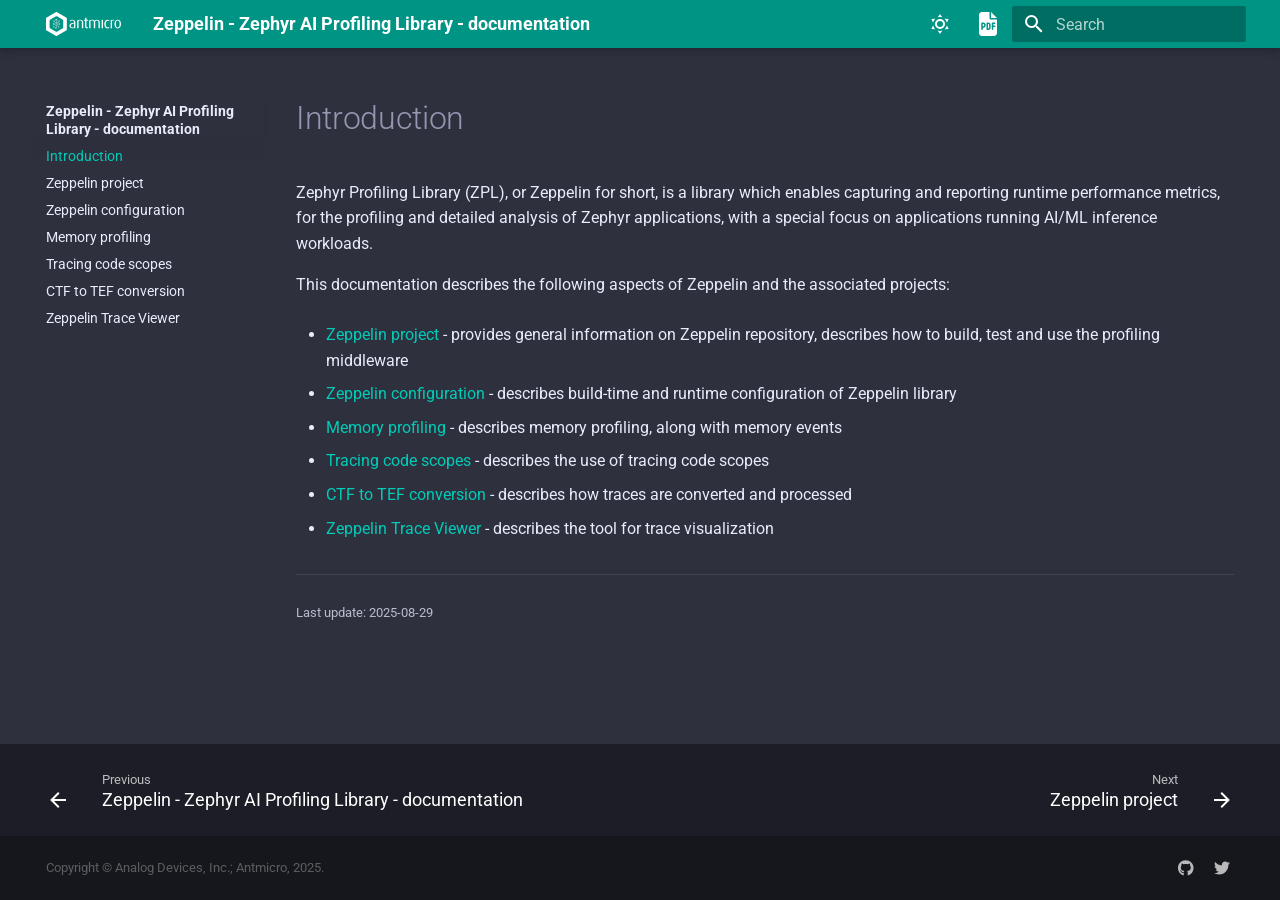
<file: introduction.html>
<!doctype html>
<html lang="en" class="no-js">
  <head>
    
      <meta charset="utf-8">
      <meta name="viewport" content="width=device-width,initial-scale=1">
      
      
      
      <link rel="icon" href="">
    
    
      
        <title>Introduction - Zeppelin - Zephyr AI Profiling Library - documentation</title>
      
    
    
      
        
        
      
      

    
    
    
      
        
        
        <style>:root{--md-text-font:"Roboto";--md-code-font:"Roboto Mono"}</style>
      
    
        <link rel="stylesheet" type="text/css" href="_static/sphinx_immaterial_theme.c5589c0bd87d933a4.min.css?v=eeeb54bc" />
    <script>__md_scope=new URL(".",location),__md_hash=e=>[...e].reduce((e,_)=>(e<<5)-e+_.charCodeAt(0),0),__md_get=(e,_=localStorage,t=__md_scope)=>JSON.parse(_.getItem(t.pathname+"."+e)),__md_set=(e,_,t=localStorage,a=__md_scope)=>{try{t.setItem(a.pathname+"."+e,JSON.stringify(_))}catch(e){}}</script>
    
      

    
    
    
  </head>
  
  
    
    
      
    
    
    
    
    <body dir="ltr" data-md-color-scheme="slate" data-md-color-primary="teal" data-md-color-accent="deep-orange">
  
    
    
      <script>var palette=__md_get("__palette");if(palette&&"object"==typeof palette.color)for(var key of Object.keys(palette.color))document.body.setAttribute("data-md-color-"+key,palette.color[key])</script>
    
    <input class="md-toggle" data-md-toggle="drawer" type="checkbox" id="__drawer" autocomplete="off">
    <input class="md-toggle" data-md-toggle="search" type="checkbox" id="__search" autocomplete="off">
    <label class="md-overlay" for="__drawer"></label>
    <div data-md-component="skip">
      
    </div>
    <div data-md-component="announce">
      
    </div>
    
    
      

<header class="md-header" data-md-component="header">
  <nav class="md-header__inner md-grid" aria-label="Header">
    <a href="index.html" title="Zeppelin - Zephyr AI Profiling Library - documentation" class="md-header__button md-logo" aria-label="Zeppelin - Zephyr AI Profiling Library - documentation" data-md-component="logo">
      <img src="_static/white.svg" alt="logo">
    </a>
    <label class="md-header__button md-icon" for="__drawer">
      <svg xmlns="http://www.w3.org/2000/svg" viewBox="0 0 24 24"><path d="M3 6h18v2H3V6m0 5h18v2H3v-2m0 5h18v2H3v-2Z"/></svg>
    </label>
    <div class="md-header__title" data-md-component="header-title">
      <div class="md-header__ellipsis">
        <div class="md-header__topic">
          <span class="md-ellipsis">
            Zeppelin - Zephyr AI Profiling Library - documentation
          </span>
        </div>
        <div class="md-header__topic" data-md-component="header-topic">
          <span class="md-ellipsis">
            
              Introduction
            
          </span>
        </div>
      </div>
    </div>
    
      <form class="md-header__option" data-md-component="palette">
        
          
          
          <input class="md-option" data-md-color-media="" data-md-color-scheme="slate" data-md-color-primary="teal" data-md-color-accent="deep-orange"  aria-label="Switch to light mode"  type="radio" name="__palette" id="__palette_1">
          
            <label class="md-header__button md-icon" title="Switch to light mode" for="__palette_2" hidden>
              <svg xmlns="http://www.w3.org/2000/svg" viewBox="0 0 24 24"><path d="M12 7a5 5 0 0 1 5 5 5 5 0 0 1-5 5 5 5 0 0 1-5-5 5 5 0 0 1 5-5m0 2a3 3 0 0 0-3 3 3 3 0 0 0 3 3 3 3 0 0 0 3-3 3 3 0 0 0-3-3m0-7 2.39 3.42C13.65 5.15 12.84 5 12 5c-.84 0-1.65.15-2.39.42L12 2M3.34 7l4.16-.35A7.2 7.2 0 0 0 5.94 8.5c-.44.74-.69 1.5-.83 2.29L3.34 7m.02 10 1.76-3.77a7.131 7.131 0 0 0 2.38 4.14L3.36 17M20.65 7l-1.77 3.79a7.023 7.023 0 0 0-2.38-4.15l4.15.36m-.01 10-4.14.36c.59-.51 1.12-1.14 1.54-1.86.42-.73.69-1.5.83-2.29L20.64 17M12 22l-2.41-3.44c.74.27 1.55.44 2.41.44.82 0 1.63-.17 2.37-.44L12 22Z"/></svg>
            </label>
          
        
          
          
          <input class="md-option" data-md-color-media="" data-md-color-scheme="default" data-md-color-primary="teal" data-md-color-accent="deep-orange"  aria-label="Switch to dark mode"  type="radio" name="__palette" id="__palette_2">
          
            <label class="md-header__button md-icon" title="Switch to dark mode" for="__palette_1" hidden>
              <svg xmlns="http://www.w3.org/2000/svg" viewBox="0 0 24 24"><path d="m17.75 4.09-2.53 1.94.91 3.06-2.63-1.81-2.63 1.81.91-3.06-2.53-1.94L12.44 4l1.06-3 1.06 3 3.19.09m3.5 6.91-1.64 1.25.59 1.98-1.7-1.17-1.7 1.17.59-1.98L15.75 11l2.06-.05L18.5 9l.69 1.95 2.06.05m-2.28 4.95c.83-.08 1.72 1.1 1.19 1.85-.32.45-.66.87-1.08 1.27C15.17 23 8.84 23 4.94 19.07c-3.91-3.9-3.91-10.24 0-14.14.4-.4.82-.76 1.27-1.08.75-.53 1.93.36 1.85 1.19-.27 2.86.69 5.83 2.89 8.02a9.96 9.96 0 0 0 8.02 2.89m-1.64 2.02a12.08 12.08 0 0 1-7.8-3.47c-2.17-2.19-3.33-5-3.49-7.82-2.81 3.14-2.7 7.96.31 10.98 3.02 3.01 7.84 3.12 10.98.31Z"/></svg>
            </label>
          
        
      </form>
    
    
    
      <div class="md-header__button">
        <a href="zeppelin-ai-profiling-documentation.pdf" title="PDF - zeppelin-ai-profiling-documentation.pdf">
          <div class="md-icon">
            
            <svg xmlns="http://www.w3.org/2000/svg" viewBox="0 0 384 512"><!--! Font Awesome Free 6.2.0 by @fontawesome - https://fontawesome.com License - https://fontawesome.com/license/free (Icons: CC BY 4.0, Fonts: SIL OFL 1.1, Code: MIT License) Copyright 2022 Fonticons, Inc.--><path d="M64 0C28.7 0 0 28.7 0 64v384c0 35.3 28.7 64 64 64h256c35.3 0 64-28.7 64-64V160H256c-17.7 0-32-14.3-32-32V0H64zm192 0v128h128L256 0zM64 224h24c30.9 0 56 25.1 56 56s-25.1 56-56 56h-8v32c0 8.8-7.2 16-16 16s-16-7.2-16-16V240c0-8.8 7.2-16 16-16zm24 80c13.3 0 24-10.7 24-24s-10.7-24-24-24h-8v48h8zm72-64c0-8.8 7.2-16 16-16h24c26.5 0 48 21.5 48 48v64c0 26.5-21.5 48-48 48h-24c-8.8 0-16-7.2-16-16V240zm32 112h8c8.8 0 16-7.2 16-16v-64c0-8.8-7.2-16-16-16h-8v96zm96-128h48c8.8 0 16 7.2 16 16s-7.2 16-16 16h-32v32h32c8.8 0 16 7.2 16 16s-7.2 16-16 16h-32v48c0 8.8-7.2 16-16 16s-16-7.2-16-16V240c0-8.8 7.2-16 16-16z"/></svg>
          </div>
        </a>
      </div>
    
    
      <label class="md-header__button md-icon" for="__search">
        <svg xmlns="http://www.w3.org/2000/svg" viewBox="0 0 24 24"><path d="M9.5 3A6.5 6.5 0 0 1 16 9.5c0 1.61-.59 3.09-1.56 4.23l.27.27h.79l5 5-1.5 1.5-5-5v-.79l-.27-.27A6.516 6.516 0 0 1 9.5 16 6.5 6.5 0 0 1 3 9.5 6.5 6.5 0 0 1 9.5 3m0 2C7 5 5 7 5 9.5S7 14 9.5 14 14 12 14 9.5 12 5 9.5 5Z"/></svg>
      </label>
      <div class="md-search" data-md-component="search" role="dialog">
  <label class="md-search__overlay" for="__search"></label>
  <div class="md-search__inner" role="search">
    <form class="md-search__form" name="search">
      <input type="text" class="md-search__input" name="query" aria-label="Search" placeholder="Search" autocapitalize="off" autocorrect="off" autocomplete="off" spellcheck="false" data-md-component="search-query" required>
      <label class="md-search__icon md-icon" for="__search">
        <svg xmlns="http://www.w3.org/2000/svg" viewBox="0 0 24 24"><path d="M9.5 3A6.5 6.5 0 0 1 16 9.5c0 1.61-.59 3.09-1.56 4.23l.27.27h.79l5 5-1.5 1.5-5-5v-.79l-.27-.27A6.516 6.516 0 0 1 9.5 16 6.5 6.5 0 0 1 3 9.5 6.5 6.5 0 0 1 9.5 3m0 2C7 5 5 7 5 9.5S7 14 9.5 14 14 12 14 9.5 12 5 9.5 5Z"/></svg>
        <svg xmlns="http://www.w3.org/2000/svg" viewBox="0 0 24 24"><path d="M20 11v2H8l5.5 5.5-1.42 1.42L4.16 12l7.92-7.92L13.5 5.5 8 11h12Z"/></svg>
      </label>
      <nav class="md-search__options" aria-label="Search">
        
        <button type="reset" class="md-search__icon md-icon" title="Clear" aria-label="Clear" tabindex="-1">
          <svg xmlns="http://www.w3.org/2000/svg" viewBox="0 0 24 24"><path d="M19 6.41 17.59 5 12 10.59 6.41 5 5 6.41 10.59 12 5 17.59 6.41 19 12 13.41 17.59 19 19 17.59 13.41 12 19 6.41Z"/></svg>
        </button>
      </nav>
      
    </form>
    <div class="md-search__output">
      <div class="md-search__scrollwrap" data-md-scrollfix>
        <div class="md-search-result" data-md-component="search-result">
          <div class="md-search-result__meta">
            Initializing search
          </div>
          <ol class="md-search-result__list"></ol>
        </div>
      </div>
    </div>
  </div>
</div>
    
    
  </nav>
  
</header>
    
    <div class="md-container" data-md-component="container">
      
      
      
      
        
          
        
      
      <main class="md-main" data-md-component="main">
        <div class="md-main__inner md-grid">
          
            
              
              <div class="md-sidebar md-sidebar--primary" data-md-component="sidebar" data-md-type="navigation" >
                <div class="md-sidebar__scrollwrap">
                  <div class="md-sidebar__inner">
                    


  

<nav class="md-nav md-nav--primary md-nav--integrated" aria-label="Navigation" data-md-level="0">
  <label class="md-nav__title" for="__drawer">
    <a href="index.html" title="Zeppelin - Zephyr AI Profiling Library - documentation" class="md-nav__button md-logo" aria-label="Zeppelin - Zephyr AI Profiling Library - documentation" data-md-component="logo">
      <img src="_static/white.svg" alt="logo">
    </a>
    Zeppelin - Zephyr AI Profiling Library - documentation
  </label>
  
  <ul class="md-nav__list" data-md-scrollfix>
    
      
      
      

  
  
    
  
    
  
  
    <li class="md-nav__item md-nav__item--active">
      
      
      <input class="md-nav__toggle md-toggle" data-md-toggle="toc" type="checkbox" id="__toc">
      
      <a href="#" class="md-nav__link md-nav__link--active">
        <span class="md-ellipsis">Introduction</span>
      </a>
      
    </li>
  

    
      
      
      

  
  
  
  
    <li class="md-nav__item">
      <a href="library.html" class="md-nav__link">
        <span class="md-ellipsis">Zeppelin project</span>
      </a>
    </li>
  

    
      
      
      

  
  
  
  
    <li class="md-nav__item">
      <a href="configuration.html" class="md-nav__link">
        <span class="md-ellipsis">Zeppelin configuration</span>
      </a>
    </li>
  

    
      
      
      

  
  
  
  
    <li class="md-nav__item">
      <a href="memory_profiling.html" class="md-nav__link">
        <span class="md-ellipsis">Memory profiling</span>
      </a>
    </li>
  

    
      
      
      

  
  
  
  
    <li class="md-nav__item">
      <a href="code_scopes.html" class="md-nav__link">
        <span class="md-ellipsis">Tracing code scopes</span>
      </a>
    </li>
  

    
      
      
      

  
  
  
  
    <li class="md-nav__item">
      <a href="ctf_to_tef.html" class="md-nav__link">
        <span class="md-ellipsis">CTF to TEF conversion</span>
      </a>
    </li>
  

    
      
      
      

  
  
  
  
    <li class="md-nav__item">
      <a href="visual_interface.html" class="md-nav__link">
        <span class="md-ellipsis">Zeppelin Trace Viewer</span>
      </a>
    </li>
  

    
  </ul>
</nav>
                  </div>
                </div>
              </div>
            
            
          
          
            <div class="md-content" data-md-component="content">
              <article class="md-content__inner md-typeset" role="main">
                  


<h1 id="introduction">Introduction<a class="headerlink" href="#introduction" title="Link to this heading">¶</a></h1>
<p>Zephyr Profiling Library (ZPL), or Zeppelin for short, is a library which enables capturing and reporting runtime performance metrics, for the profiling and detailed analysis of Zephyr applications, with a special focus on applications running AI/ML inference workloads.</p>
<p>This documentation describes the following aspects of Zeppelin and the associated projects:</p>
<ul class="simple">
<li><p><a class="reference internal" href="library.html"><span class="doc">Zeppelin project</span></a> - provides general information on Zeppelin repository, describes how to build, test and use the profiling middleware</p></li>
<li><p><a class="reference internal" href="configuration.html"><span class="doc">Zeppelin configuration</span></a> - describes build-time and runtime configuration of Zeppelin library</p></li>
<li><p><a class="reference internal" href="memory_profiling.html"><span class="doc">Memory profiling</span></a> - describes memory profiling, along with memory events</p></li>
<li><p><a class="reference internal" href="code_scopes.html"><span class="doc">Tracing code scopes</span></a> - describes the use of tracing code scopes</p></li>
<li><p><a class="reference internal" href="ctf_to_tef.html"><span class="doc">CTF to TEF conversion</span></a> - describes how traces are converted and processed</p></li>
<li><p><a class="reference internal" href="visual_interface.html"><span class="doc">Zeppelin Trace Viewer</span></a> - describes the tool for trace visualization</p></li>
</ul>


  <hr>
<div class="md-source-file">
  <small>
    
      Last update:
      2025-08-29
    
  </small>
</div>





                
              </article>
            </div>
          
          
        </div>
        
      </main>
      
        <footer class="md-footer">
  
    
    <nav class="md-footer__inner md-grid" aria-label="Footer" >
      
        
        <a href="index.html" class="md-footer__link md-footer__link--prev" aria-label="Previous: Zeppelin - Zephyr AI Profiling Library - documentation" rel="prev">
          <div class="md-footer__button md-icon">
            <svg xmlns="http://www.w3.org/2000/svg" viewBox="0 0 24 24"><path d="M20 11v2H8l5.5 5.5-1.42 1.42L4.16 12l7.92-7.92L13.5 5.5 8 11h12Z"/></svg>
          </div>
          <div class="md-footer__title">
            <div class="md-ellipsis">
              <span class="md-footer__direction">
                Previous
              </span>
              Zeppelin - Zephyr AI Profiling Library - documentation
            </div>
          </div>
        </a>
      
      
        
        <a href="library.html" class="md-footer__link md-footer__link--next" aria-label="Next: Zeppelin project" rel="next">
          <div class="md-footer__title">
            <div class="md-ellipsis">
              <span class="md-footer__direction">
                Next
              </span>
              Zeppelin project
            </div>
          </div>
          <div class="md-footer__button md-icon">
            <svg xmlns="http://www.w3.org/2000/svg" viewBox="0 0 24 24"><path d="M4 11v2h12l-5.5 5.5 1.42 1.42L19.84 12l-7.92-7.92L10.5 5.5 16 11H4Z"/></svg>
          </div>
        </a>
      
    </nav>
  
  
  
  <div class="md-footer-meta md-typeset">
    
    <div class="md-footer-meta__inner md-grid">
      <div class="md-copyright">
  
    <div class="md-footer-copyright__highlight">
        Copyright &#169; Analog Devices, Inc.; Antmicro, 2025.
        
    </div>
  
  
</div>
      
        <div class="md-social">
  
    
    
      
      
    
    <a href="https://github.com/antmicro" target="_blank" rel="noopener" title="github.com" class="md-social__link">
      <svg xmlns="http://www.w3.org/2000/svg" viewBox="0 0 496 512"><!--! Font Awesome Free 6.2.0 by @fontawesome - https://fontawesome.com License - https://fontawesome.com/license/free (Icons: CC BY 4.0, Fonts: SIL OFL 1.1, Code: MIT License) Copyright 2022 Fonticons, Inc.--><path d="M165.9 397.4c0 2-2.3 3.6-5.2 3.6-3.3.3-5.6-1.3-5.6-3.6 0-2 2.3-3.6 5.2-3.6 3-.3 5.6 1.3 5.6 3.6zm-31.1-4.5c-.7 2 1.3 4.3 4.3 4.9 2.6 1 5.6 0 6.2-2s-1.3-4.3-4.3-5.2c-2.6-.7-5.5.3-6.2 2.3zm44.2-1.7c-2.9.7-4.9 2.6-4.6 4.9.3 2 2.9 3.3 5.9 2.6 2.9-.7 4.9-2.6 4.6-4.6-.3-1.9-3-3.2-5.9-2.9zM244.8 8C106.1 8 0 113.3 0 252c0 110.9 69.8 205.8 169.5 239.2 12.8 2.3 17.3-5.6 17.3-12.1 0-6.2-.3-40.4-.3-61.4 0 0-70 15-84.7-29.8 0 0-11.4-29.1-27.8-36.6 0 0-22.9-15.7 1.6-15.4 0 0 24.9 2 38.6 25.8 21.9 38.6 58.6 27.5 72.9 20.9 2.3-16 8.8-27.1 16-33.7-55.9-6.2-112.3-14.3-112.3-110.5 0-27.5 7.6-41.3 23.6-58.9-2.6-6.5-11.1-33.3 2.6-67.9 20.9-6.5 69 27 69 27 20-5.6 41.5-8.5 62.8-8.5s42.8 2.9 62.8 8.5c0 0 48.1-33.6 69-27 13.7 34.7 5.2 61.4 2.6 67.9 16 17.7 25.8 31.5 25.8 58.9 0 96.5-58.9 104.2-114.8 110.5 9.2 7.9 17 22.9 17 46.4 0 33.7-.3 75.4-.3 83.6 0 6.5 4.6 14.4 17.3 12.1C428.2 457.8 496 362.9 496 252 496 113.3 383.5 8 244.8 8zM97.2 352.9c-1.3 1-1 3.3.7 5.2 1.6 1.6 3.9 2.3 5.2 1 1.3-1 1-3.3-.7-5.2-1.6-1.6-3.9-2.3-5.2-1zm-10.8-8.1c-.7 1.3.3 2.9 2.3 3.9 1.6 1 3.6.7 4.3-.7.7-1.3-.3-2.9-2.3-3.9-2-.6-3.6-.3-4.3.7zm32.4 35.6c-1.6 1.3-1 4.3 1.3 6.2 2.3 2.3 5.2 2.6 6.5 1 1.3-1.3.7-4.3-1.3-6.2-2.2-2.3-5.2-2.6-6.5-1zm-11.4-14.7c-1.6 1-1.6 3.6 0 5.9 1.6 2.3 4.3 3.3 5.6 2.3 1.6-1.3 1.6-3.9 0-6.2-1.4-2.3-4-3.3-5.6-2z"/></svg>
    </a>
  
    
    
      
      
    
    <a href="https://twitter.com/antmicro" target="_blank" rel="noopener" title="twitter.com" class="md-social__link">
      <svg xmlns="http://www.w3.org/2000/svg" viewBox="0 0 512 512"><!--! Font Awesome Free 6.2.0 by @fontawesome - https://fontawesome.com License - https://fontawesome.com/license/free (Icons: CC BY 4.0, Fonts: SIL OFL 1.1, Code: MIT License) Copyright 2022 Fonticons, Inc.--><path d="M459.37 151.716c.325 4.548.325 9.097.325 13.645 0 138.72-105.583 298.558-298.558 298.558-59.452 0-114.68-17.219-161.137-47.106 8.447.974 16.568 1.299 25.34 1.299 49.055 0 94.213-16.568 130.274-44.832-46.132-.975-84.792-31.188-98.112-72.772 6.498.974 12.995 1.624 19.818 1.624 9.421 0 18.843-1.3 27.614-3.573-48.081-9.747-84.143-51.98-84.143-102.985v-1.299c13.969 7.797 30.214 12.67 47.431 13.319-28.264-18.843-46.781-51.005-46.781-87.391 0-19.492 5.197-37.36 14.294-52.954 51.655 63.675 129.3 105.258 216.365 109.807-1.624-7.797-2.599-15.918-2.599-24.04 0-57.828 46.782-104.934 104.934-104.934 30.213 0 57.502 12.67 76.67 33.137 23.715-4.548 46.456-13.32 66.599-25.34-7.798 24.366-24.366 44.833-46.132 57.827 21.117-2.273 41.584-8.122 60.426-16.243-14.292 20.791-32.161 39.308-52.628 54.253z"/></svg>
    </a>
  
</div>
      
    </div>
    
  </div>
</footer>
      
    </div>
    <div class="md-dialog" data-md-component="dialog">
      <div class="md-dialog__inner md-typeset"></div>
    </div>
    
    <script id="__config" type="application/json">{"base": ".", "features": ["toc.integrate"], "translations": {"clipboard.copied": "Copied to clipboard", "clipboard.copy": "Copy to clipboard", "search.config.lang": "en", "search.config.pipeline": "trimmer, stopWordFilter", "search.config.separator": "[\\s\\-]+", "search.placeholder": "Search", "search.result.more.one": "1 more on this page", "search.result.more.other": "# more on this page", "search.result.none": "No matching documents", "search.result.one": "1 matching document", "search.result.other": "# matching documents", "search.result.placeholder": "Type to start searching", "search.result.term.missing": "Missing", "select.version.title": "Select version"}}</script>
    
      
        <script src="_static/sphinx_immaterial_theme.f9d9eeeb247ace16c.min.js?v=8ec58cb5"></script>
    
  </body>
</html>
</file>
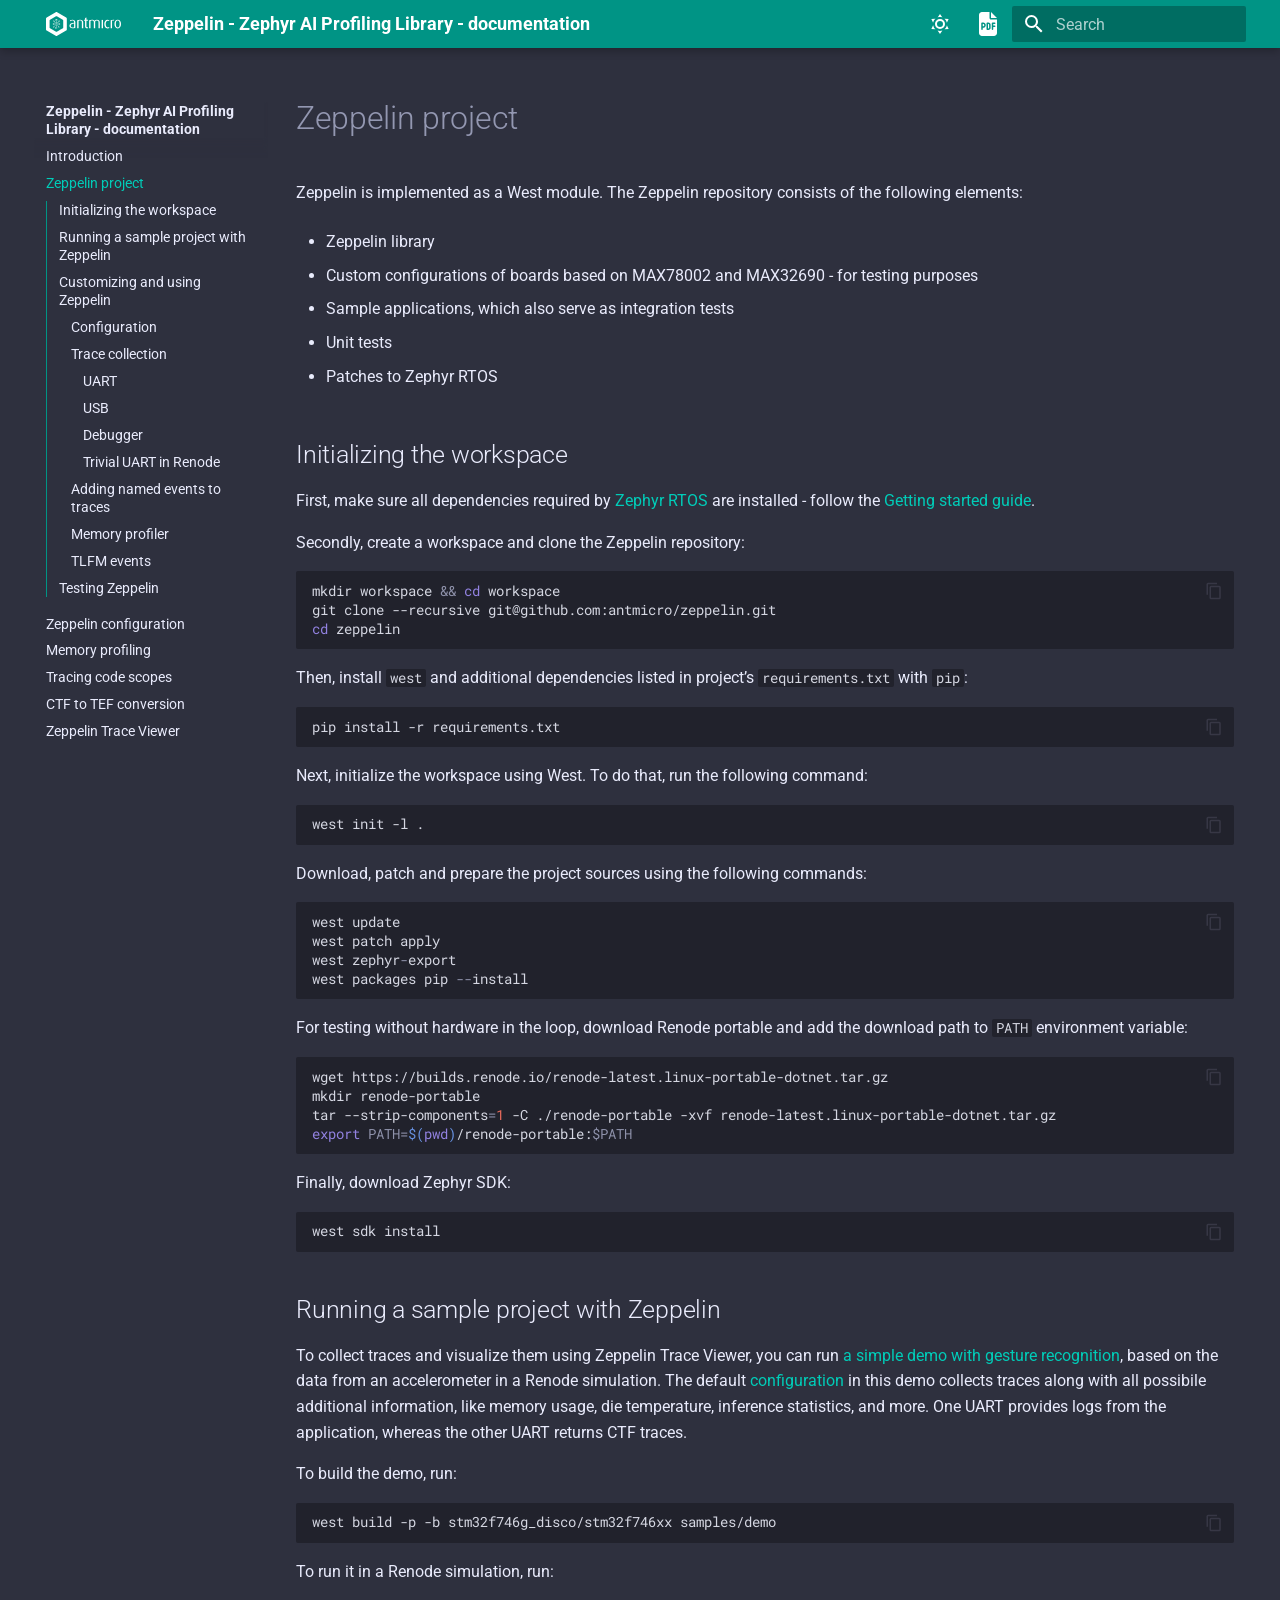
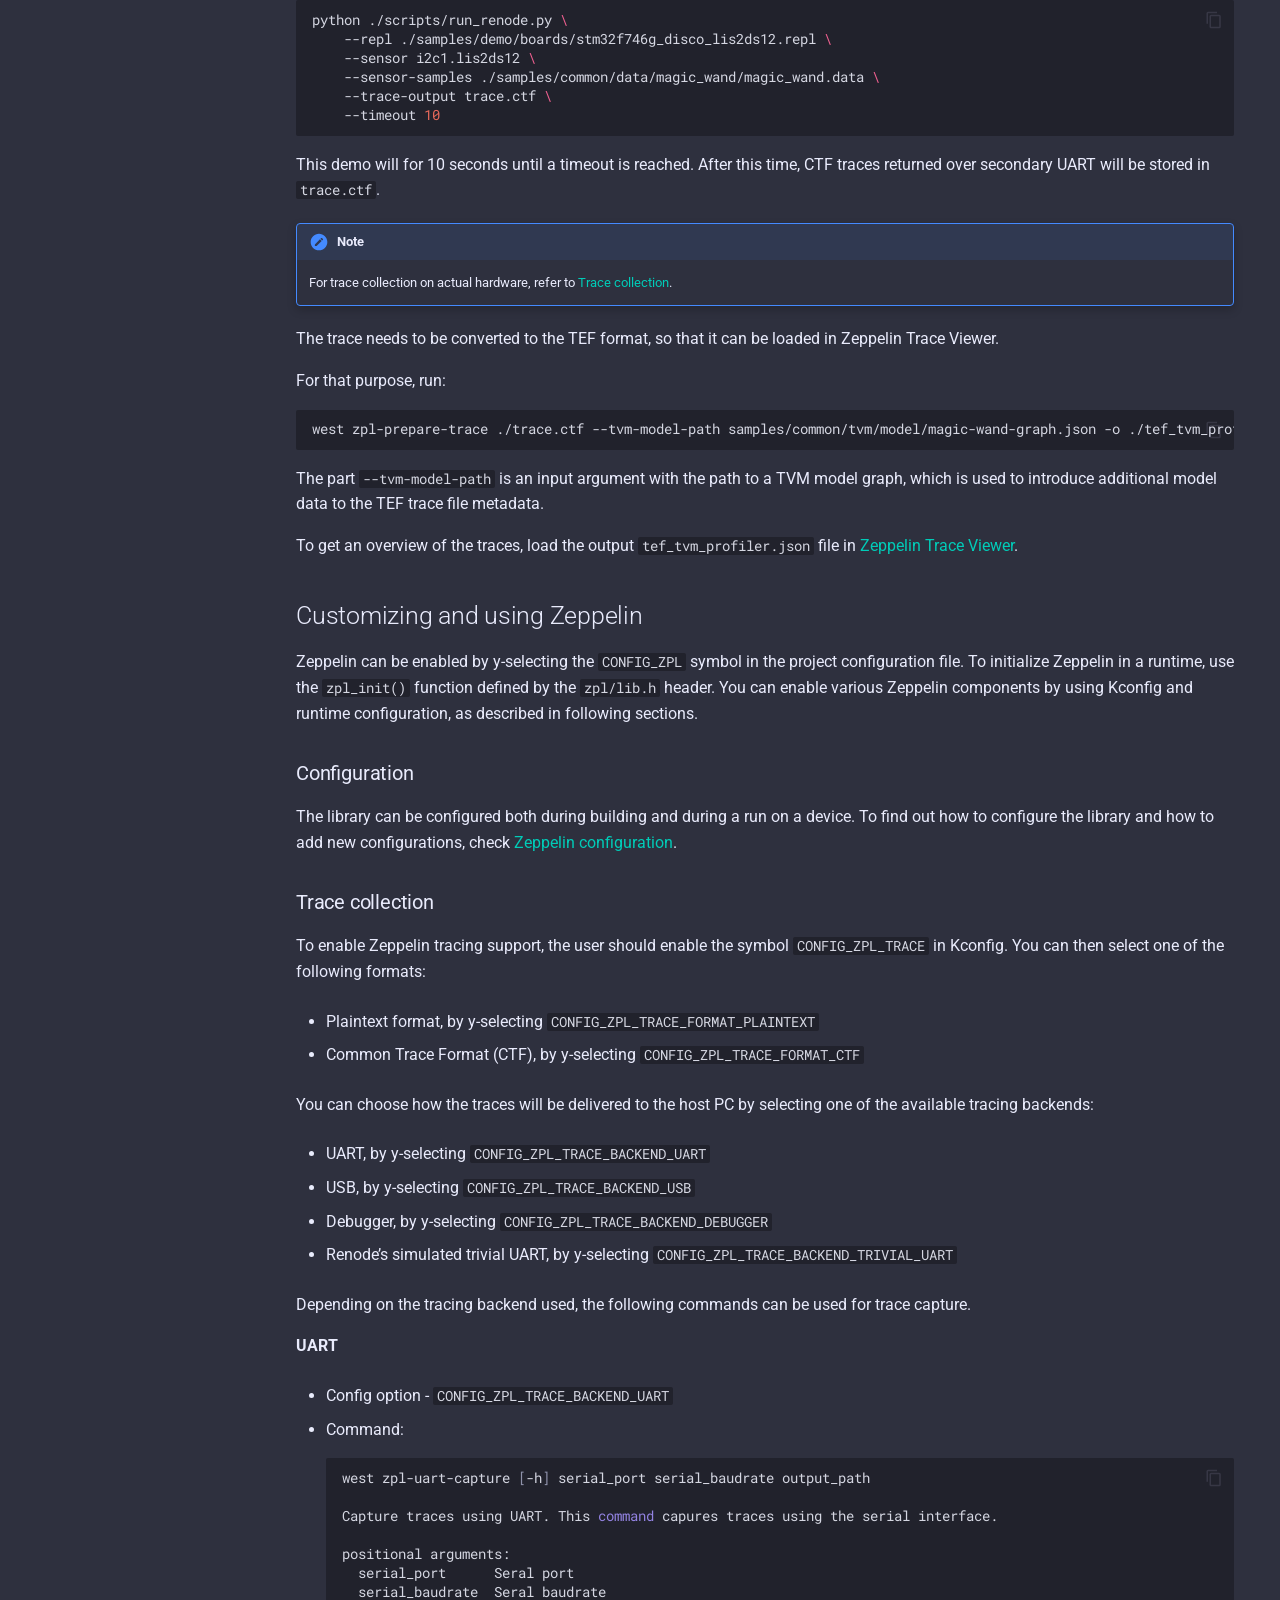
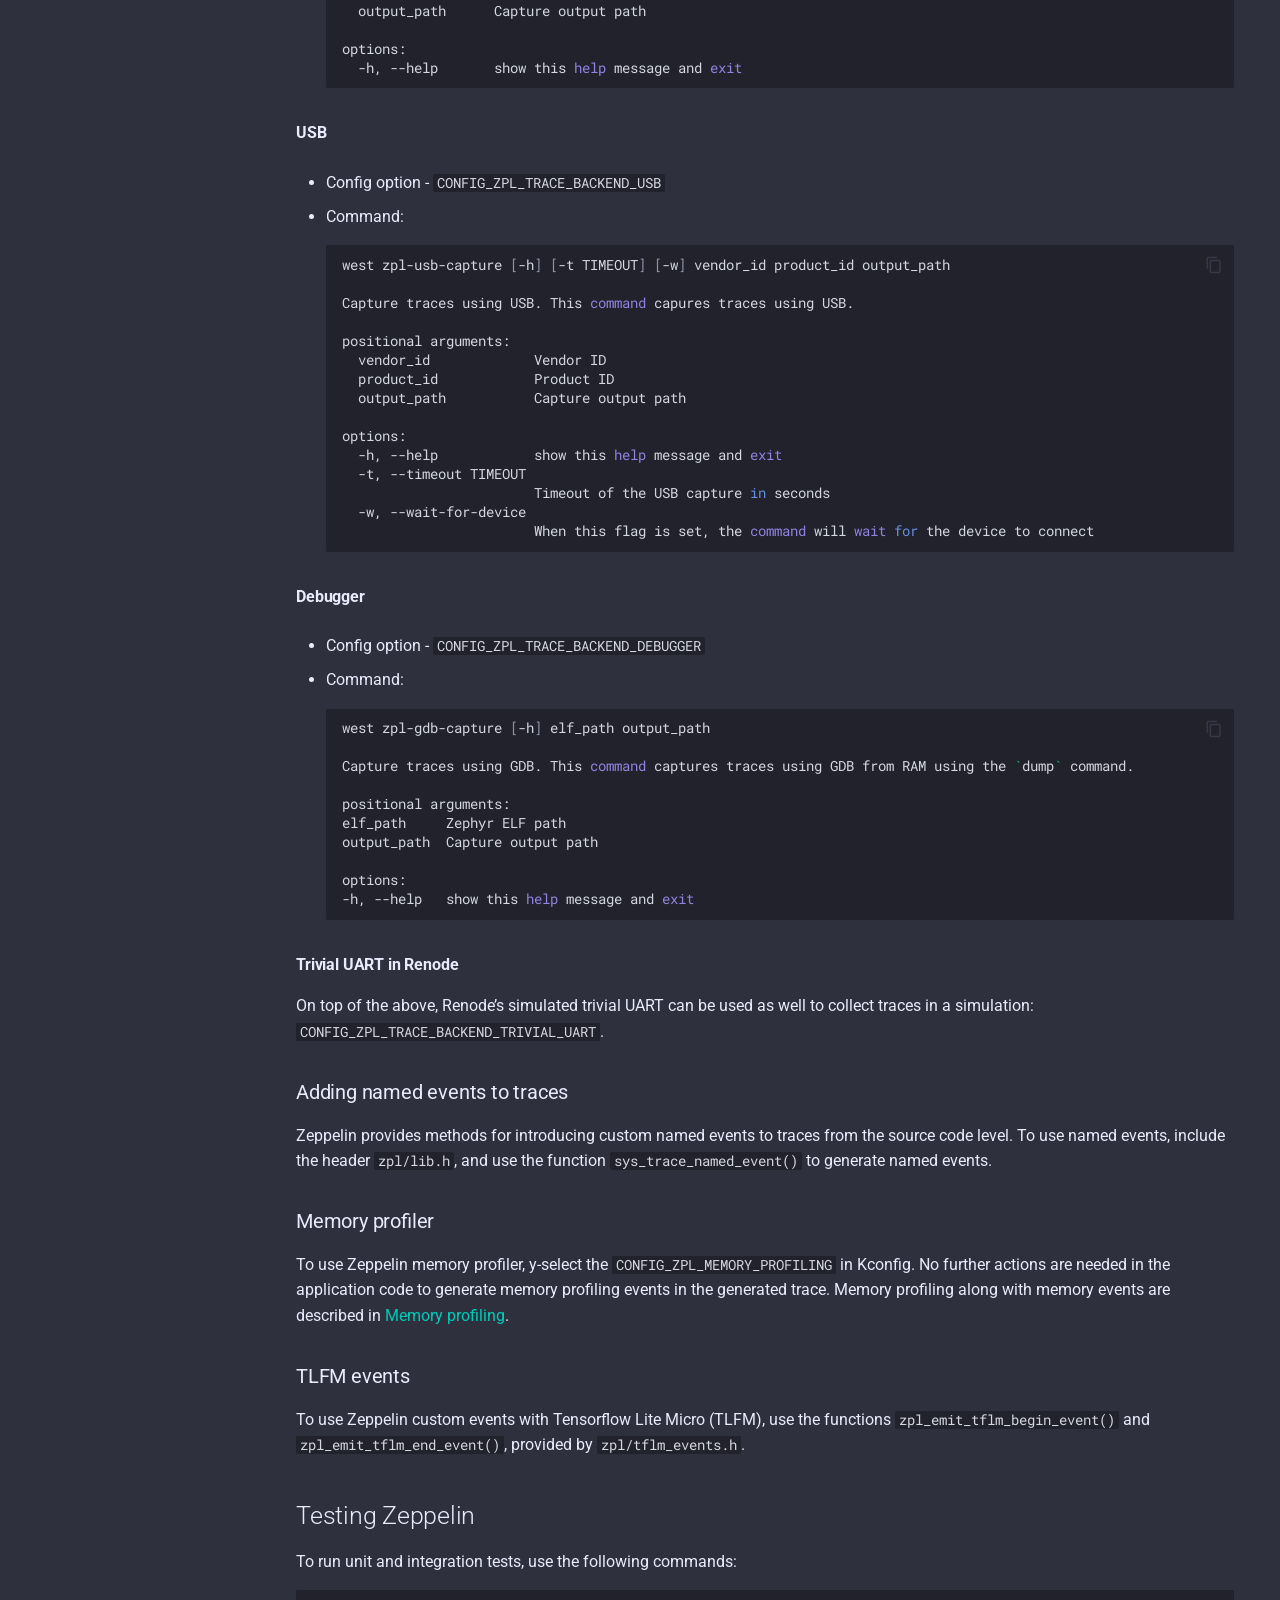
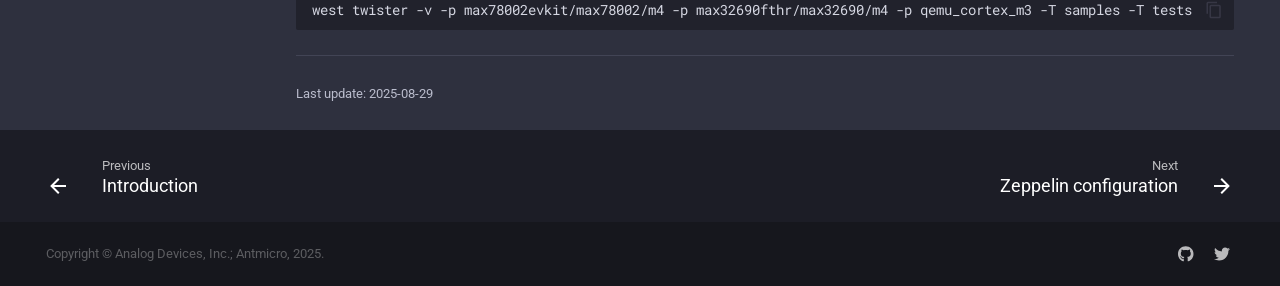
<file: library.html>
<!doctype html>
<html lang="en" class="no-js">
  <head>
    
      <meta charset="utf-8">
      <meta name="viewport" content="width=device-width,initial-scale=1">
      
      
      
      <link rel="icon" href="">
    
    
      
        <title>Zeppelin project - Zeppelin - Zephyr AI Profiling Library - documentation</title>
      
    
    
      
        
        
      
      

    
    
    
      
        
        
        <style>:root{--md-text-font:"Roboto";--md-code-font:"Roboto Mono"}</style>
      
    
        <link rel="stylesheet" type="text/css" href="_static/sphinx_immaterial_theme.c5589c0bd87d933a4.min.css?v=eeeb54bc" />
    <script>__md_scope=new URL(".",location),__md_hash=e=>[...e].reduce((e,_)=>(e<<5)-e+_.charCodeAt(0),0),__md_get=(e,_=localStorage,t=__md_scope)=>JSON.parse(_.getItem(t.pathname+"."+e)),__md_set=(e,_,t=localStorage,a=__md_scope)=>{try{t.setItem(a.pathname+"."+e,JSON.stringify(_))}catch(e){}}</script>
    
      

    
    
    
  </head>
  
  
    
    
      
    
    
    
    
    <body dir="ltr" data-md-color-scheme="slate" data-md-color-primary="teal" data-md-color-accent="deep-orange">
  
    
    
      <script>var palette=__md_get("__palette");if(palette&&"object"==typeof palette.color)for(var key of Object.keys(palette.color))document.body.setAttribute("data-md-color-"+key,palette.color[key])</script>
    
    <input class="md-toggle" data-md-toggle="drawer" type="checkbox" id="__drawer" autocomplete="off">
    <input class="md-toggle" data-md-toggle="search" type="checkbox" id="__search" autocomplete="off">
    <label class="md-overlay" for="__drawer"></label>
    <div data-md-component="skip">
      
    </div>
    <div data-md-component="announce">
      
    </div>
    
    
      

<header class="md-header" data-md-component="header">
  <nav class="md-header__inner md-grid" aria-label="Header">
    <a href="index.html" title="Zeppelin - Zephyr AI Profiling Library - documentation" class="md-header__button md-logo" aria-label="Zeppelin - Zephyr AI Profiling Library - documentation" data-md-component="logo">
      <img src="_static/white.svg" alt="logo">
    </a>
    <label class="md-header__button md-icon" for="__drawer">
      <svg xmlns="http://www.w3.org/2000/svg" viewBox="0 0 24 24"><path d="M3 6h18v2H3V6m0 5h18v2H3v-2m0 5h18v2H3v-2Z"/></svg>
    </label>
    <div class="md-header__title" data-md-component="header-title">
      <div class="md-header__ellipsis">
        <div class="md-header__topic">
          <span class="md-ellipsis">
            Zeppelin - Zephyr AI Profiling Library - documentation
          </span>
        </div>
        <div class="md-header__topic" data-md-component="header-topic">
          <span class="md-ellipsis">
            
              Zeppelin project
            
          </span>
        </div>
      </div>
    </div>
    
      <form class="md-header__option" data-md-component="palette">
        
          
          
          <input class="md-option" data-md-color-media="" data-md-color-scheme="slate" data-md-color-primary="teal" data-md-color-accent="deep-orange"  aria-label="Switch to light mode"  type="radio" name="__palette" id="__palette_1">
          
            <label class="md-header__button md-icon" title="Switch to light mode" for="__palette_2" hidden>
              <svg xmlns="http://www.w3.org/2000/svg" viewBox="0 0 24 24"><path d="M12 7a5 5 0 0 1 5 5 5 5 0 0 1-5 5 5 5 0 0 1-5-5 5 5 0 0 1 5-5m0 2a3 3 0 0 0-3 3 3 3 0 0 0 3 3 3 3 0 0 0 3-3 3 3 0 0 0-3-3m0-7 2.39 3.42C13.65 5.15 12.84 5 12 5c-.84 0-1.65.15-2.39.42L12 2M3.34 7l4.16-.35A7.2 7.2 0 0 0 5.94 8.5c-.44.74-.69 1.5-.83 2.29L3.34 7m.02 10 1.76-3.77a7.131 7.131 0 0 0 2.38 4.14L3.36 17M20.65 7l-1.77 3.79a7.023 7.023 0 0 0-2.38-4.15l4.15.36m-.01 10-4.14.36c.59-.51 1.12-1.14 1.54-1.86.42-.73.69-1.5.83-2.29L20.64 17M12 22l-2.41-3.44c.74.27 1.55.44 2.41.44.82 0 1.63-.17 2.37-.44L12 22Z"/></svg>
            </label>
          
        
          
          
          <input class="md-option" data-md-color-media="" data-md-color-scheme="default" data-md-color-primary="teal" data-md-color-accent="deep-orange"  aria-label="Switch to dark mode"  type="radio" name="__palette" id="__palette_2">
          
            <label class="md-header__button md-icon" title="Switch to dark mode" for="__palette_1" hidden>
              <svg xmlns="http://www.w3.org/2000/svg" viewBox="0 0 24 24"><path d="m17.75 4.09-2.53 1.94.91 3.06-2.63-1.81-2.63 1.81.91-3.06-2.53-1.94L12.44 4l1.06-3 1.06 3 3.19.09m3.5 6.91-1.64 1.25.59 1.98-1.7-1.17-1.7 1.17.59-1.98L15.75 11l2.06-.05L18.5 9l.69 1.95 2.06.05m-2.28 4.95c.83-.08 1.72 1.1 1.19 1.85-.32.45-.66.87-1.08 1.27C15.17 23 8.84 23 4.94 19.07c-3.91-3.9-3.91-10.24 0-14.14.4-.4.82-.76 1.27-1.08.75-.53 1.93.36 1.85 1.19-.27 2.86.69 5.83 2.89 8.02a9.96 9.96 0 0 0 8.02 2.89m-1.64 2.02a12.08 12.08 0 0 1-7.8-3.47c-2.17-2.19-3.33-5-3.49-7.82-2.81 3.14-2.7 7.96.31 10.98 3.02 3.01 7.84 3.12 10.98.31Z"/></svg>
            </label>
          
        
      </form>
    
    
    
      <div class="md-header__button">
        <a href="zeppelin-ai-profiling-documentation.pdf" title="PDF - zeppelin-ai-profiling-documentation.pdf">
          <div class="md-icon">
            
            <svg xmlns="http://www.w3.org/2000/svg" viewBox="0 0 384 512"><!--! Font Awesome Free 6.2.0 by @fontawesome - https://fontawesome.com License - https://fontawesome.com/license/free (Icons: CC BY 4.0, Fonts: SIL OFL 1.1, Code: MIT License) Copyright 2022 Fonticons, Inc.--><path d="M64 0C28.7 0 0 28.7 0 64v384c0 35.3 28.7 64 64 64h256c35.3 0 64-28.7 64-64V160H256c-17.7 0-32-14.3-32-32V0H64zm192 0v128h128L256 0zM64 224h24c30.9 0 56 25.1 56 56s-25.1 56-56 56h-8v32c0 8.8-7.2 16-16 16s-16-7.2-16-16V240c0-8.8 7.2-16 16-16zm24 80c13.3 0 24-10.7 24-24s-10.7-24-24-24h-8v48h8zm72-64c0-8.8 7.2-16 16-16h24c26.5 0 48 21.5 48 48v64c0 26.5-21.5 48-48 48h-24c-8.8 0-16-7.2-16-16V240zm32 112h8c8.8 0 16-7.2 16-16v-64c0-8.8-7.2-16-16-16h-8v96zm96-128h48c8.8 0 16 7.2 16 16s-7.2 16-16 16h-32v32h32c8.8 0 16 7.2 16 16s-7.2 16-16 16h-32v48c0 8.8-7.2 16-16 16s-16-7.2-16-16V240c0-8.8 7.2-16 16-16z"/></svg>
          </div>
        </a>
      </div>
    
    
      <label class="md-header__button md-icon" for="__search">
        <svg xmlns="http://www.w3.org/2000/svg" viewBox="0 0 24 24"><path d="M9.5 3A6.5 6.5 0 0 1 16 9.5c0 1.61-.59 3.09-1.56 4.23l.27.27h.79l5 5-1.5 1.5-5-5v-.79l-.27-.27A6.516 6.516 0 0 1 9.5 16 6.5 6.5 0 0 1 3 9.5 6.5 6.5 0 0 1 9.5 3m0 2C7 5 5 7 5 9.5S7 14 9.5 14 14 12 14 9.5 12 5 9.5 5Z"/></svg>
      </label>
      <div class="md-search" data-md-component="search" role="dialog">
  <label class="md-search__overlay" for="__search"></label>
  <div class="md-search__inner" role="search">
    <form class="md-search__form" name="search">
      <input type="text" class="md-search__input" name="query" aria-label="Search" placeholder="Search" autocapitalize="off" autocorrect="off" autocomplete="off" spellcheck="false" data-md-component="search-query" required>
      <label class="md-search__icon md-icon" for="__search">
        <svg xmlns="http://www.w3.org/2000/svg" viewBox="0 0 24 24"><path d="M9.5 3A6.5 6.5 0 0 1 16 9.5c0 1.61-.59 3.09-1.56 4.23l.27.27h.79l5 5-1.5 1.5-5-5v-.79l-.27-.27A6.516 6.516 0 0 1 9.5 16 6.5 6.5 0 0 1 3 9.5 6.5 6.5 0 0 1 9.5 3m0 2C7 5 5 7 5 9.5S7 14 9.5 14 14 12 14 9.5 12 5 9.5 5Z"/></svg>
        <svg xmlns="http://www.w3.org/2000/svg" viewBox="0 0 24 24"><path d="M20 11v2H8l5.5 5.5-1.42 1.42L4.16 12l7.92-7.92L13.5 5.5 8 11h12Z"/></svg>
      </label>
      <nav class="md-search__options" aria-label="Search">
        
        <button type="reset" class="md-search__icon md-icon" title="Clear" aria-label="Clear" tabindex="-1">
          <svg xmlns="http://www.w3.org/2000/svg" viewBox="0 0 24 24"><path d="M19 6.41 17.59 5 12 10.59 6.41 5 5 6.41 10.59 12 5 17.59 6.41 19 12 13.41 17.59 19 19 17.59 13.41 12 19 6.41Z"/></svg>
        </button>
      </nav>
      
    </form>
    <div class="md-search__output">
      <div class="md-search__scrollwrap" data-md-scrollfix>
        <div class="md-search-result" data-md-component="search-result">
          <div class="md-search-result__meta">
            Initializing search
          </div>
          <ol class="md-search-result__list"></ol>
        </div>
      </div>
    </div>
  </div>
</div>
    
    
  </nav>
  
</header>
    
    <div class="md-container" data-md-component="container">
      
      
      
      
        
          
        
      
      <main class="md-main" data-md-component="main">
        <div class="md-main__inner md-grid">
          
            
              
              <div class="md-sidebar md-sidebar--primary" data-md-component="sidebar" data-md-type="navigation" >
                <div class="md-sidebar__scrollwrap">
                  <div class="md-sidebar__inner">
                    


  

<nav class="md-nav md-nav--primary md-nav--integrated" aria-label="Navigation" data-md-level="0">
  <label class="md-nav__title" for="__drawer">
    <a href="index.html" title="Zeppelin - Zephyr AI Profiling Library - documentation" class="md-nav__button md-logo" aria-label="Zeppelin - Zephyr AI Profiling Library - documentation" data-md-component="logo">
      <img src="_static/white.svg" alt="logo">
    </a>
    Zeppelin - Zephyr AI Profiling Library - documentation
  </label>
  
  <ul class="md-nav__list" data-md-scrollfix>
    
      
      
      

  
  
  
  
    <li class="md-nav__item">
      <a href="introduction.html" class="md-nav__link">
        <span class="md-ellipsis">Introduction</span>
      </a>
    </li>
  

    
      
      
      

  
  
    
  
    
  
  
    <li class="md-nav__item md-nav__item--active">
      
      
      <input class="md-nav__toggle md-toggle" data-md-toggle="toc" type="checkbox" id="__toc">
      
        <label class="md-nav__link md-nav__link--active" for="__toc">
          <span class="md-ellipsis">Zeppelin project</span>
          <span class="md-nav__icon md-icon"></span>
        </label>
      
      <a href="#" class="md-nav__link md-nav__link--active">
        <span class="md-ellipsis">Zeppelin project</span>
      </a>
      
        

<nav class="md-nav md-nav--secondary">
  
  
    
  
  
    <label class="md-nav__title" for="__toc">
      <span class="md-nav__icon md-icon"></span>
      Table of contents
    </label>
    <ul class="md-nav__list" data-md-component="toc" data-md-scrollfix>
      
        <li class="md-nav__item">
  <a href="#initializing-the-workspace" class="md-nav__link">
    <span class="md-ellipsis">Initializing the workspace</span>
  </a>
  
</li>
      
        <li class="md-nav__item">
  <a href="#running-a-sample-project-with-zeppelin" class="md-nav__link">
    <span class="md-ellipsis">Running a sample project with Zeppelin</span>
  </a>
  
</li>
      
        <li class="md-nav__item">
  <a href="#customizing-and-using-zeppelin" class="md-nav__link">
    <span class="md-ellipsis">Customizing and using Zeppelin</span>
  </a>
  
    <nav class="md-nav" aria-label="Customizing and using Zeppelin">
      <ul class="md-nav__list">
        
          <li class="md-nav__item">
  <a href="#configuration" class="md-nav__link">
    <span class="md-ellipsis">Configuration</span>
  </a>
  
</li>
        
          <li class="md-nav__item">
  <a href="#trace-collection" class="md-nav__link">
    <span class="md-ellipsis">Trace collection</span>
  </a>
  
    <nav class="md-nav" aria-label="Trace collection">
      <ul class="md-nav__list">
        
          <li class="md-nav__item">
  <a href="#uart" class="md-nav__link">
    <span class="md-ellipsis">UART</span>
  </a>
  
</li>
        
          <li class="md-nav__item">
  <a href="#usb" class="md-nav__link">
    <span class="md-ellipsis">USB</span>
  </a>
  
</li>
        
          <li class="md-nav__item">
  <a href="#debugger" class="md-nav__link">
    <span class="md-ellipsis">Debugger</span>
  </a>
  
</li>
        
          <li class="md-nav__item">
  <a href="#trivial-uart-in-renode" class="md-nav__link">
    <span class="md-ellipsis">Trivial UART in Renode</span>
  </a>
  
</li>
        
      </ul>
    </nav>
  
</li>
        
          <li class="md-nav__item">
  <a href="#adding-named-events-to-traces" class="md-nav__link">
    <span class="md-ellipsis">Adding named events to traces</span>
  </a>
  
</li>
        
          <li class="md-nav__item">
  <a href="#memory-profiler" class="md-nav__link">
    <span class="md-ellipsis">Memory profiler</span>
  </a>
  
</li>
        
          <li class="md-nav__item">
  <a href="#tlfm-events" class="md-nav__link">
    <span class="md-ellipsis">TLFM events</span>
  </a>
  
</li>
        
      </ul>
    </nav>
  
</li>
      
        <li class="md-nav__item">
  <a href="#testing-zeppelin" class="md-nav__link">
    <span class="md-ellipsis">Testing Zeppelin</span>
  </a>
  
</li>
      
    </ul>
  
</nav>
      
    </li>
  

    
      
      
      

  
  
  
  
    <li class="md-nav__item">
      <a href="configuration.html" class="md-nav__link">
        <span class="md-ellipsis">Zeppelin configuration</span>
      </a>
    </li>
  

    
      
      
      

  
  
  
  
    <li class="md-nav__item">
      <a href="memory_profiling.html" class="md-nav__link">
        <span class="md-ellipsis">Memory profiling</span>
      </a>
    </li>
  

    
      
      
      

  
  
  
  
    <li class="md-nav__item">
      <a href="code_scopes.html" class="md-nav__link">
        <span class="md-ellipsis">Tracing code scopes</span>
      </a>
    </li>
  

    
      
      
      

  
  
  
  
    <li class="md-nav__item">
      <a href="ctf_to_tef.html" class="md-nav__link">
        <span class="md-ellipsis">CTF to TEF conversion</span>
      </a>
    </li>
  

    
      
      
      

  
  
  
  
    <li class="md-nav__item">
      <a href="visual_interface.html" class="md-nav__link">
        <span class="md-ellipsis">Zeppelin Trace Viewer</span>
      </a>
    </li>
  

    
  </ul>
</nav>
                  </div>
                </div>
              </div>
            
            
          
          
            <div class="md-content" data-md-component="content">
              <article class="md-content__inner md-typeset" role="main">
                  


<h1 id="zeppelin-project">Zeppelin project<a class="headerlink" href="#zeppelin-project" title="Link to this heading">¶</a></h1>
<p>Zeppelin is implemented as a West module.
The Zeppelin repository consists of the following elements:</p>
<ul class="simple">
<li><p>Zeppelin library</p></li>
<li><p>Custom configurations of boards based on MAX78002 and MAX32690 - for testing purposes</p></li>
<li><p>Sample applications, which also serve as integration tests</p></li>
<li><p>Unit tests</p></li>
<li><p>Patches to Zephyr RTOS</p></li>
</ul>
<h2 id="initializing-the-workspace">Initializing the workspace<a class="headerlink" href="#initializing-the-workspace" title="Link to this heading">¶</a></h2>
<p>First, make sure all dependencies required by <a class="reference external" href="https://www.zephyrproject.org/">Zephyr RTOS</a> are installed - follow the <a class="reference external" href="https://docs.zephyrproject.org/latest/develop/getting_started/index.html">Getting started guide</a>.</p>
<p>Secondly, create a workspace and clone the Zeppelin repository:</p>
<div class="highlight-bash notranslate"><div class="highlight"><pre><span></span><code>mkdir<span class="w"> </span>workspace<span class="w"> </span><span class="o">&amp;&amp;</span><span class="w"> </span><span class="nb">cd</span><span class="w"> </span>workspace
git<span class="w"> </span>clone<span class="w"> </span>--recursive<span class="w"> </span>git@github.com:antmicro/zeppelin.git
<span class="nb">cd</span><span class="w"> </span>zeppelin
</code></pre></div>
</div>
<p>Then, install <code class="docutils literal notranslate"><span class="pre">west</span></code> and additional dependencies listed in project’s <code class="docutils literal notranslate"><span class="pre">requirements.txt</span></code> with <code class="docutils literal notranslate"><span class="pre">pip</span></code>:</p>
<div class="highlight-bash notranslate"><div class="highlight"><pre><span></span><code>pip<span class="w"> </span>install<span class="w"> </span>-r<span class="w"> </span>requirements.txt
</code></pre></div>
</div>
<p>Next, initialize the workspace using West. To do that, run the following command:</p>
<div class="highlight-bash notranslate"><div class="highlight"><pre><span></span><code>west<span class="w"> </span>init<span class="w"> </span>-l<span class="w"> </span>.
</code></pre></div>
</div>
<p>Download, patch and prepare the project sources using the following commands:</p>
<div class="highlight-default notranslate"><div class="highlight"><pre><span></span><code><span class="n">west</span> <span class="n">update</span>
<span class="n">west</span> <span class="n">patch</span> <span class="n">apply</span>
<span class="n">west</span> <span class="n">zephyr</span><span class="o">-</span><span class="n">export</span>
<span class="n">west</span> <span class="n">packages</span> <span class="n">pip</span> <span class="o">--</span><span class="n">install</span>
</code></pre></div>
</div>
<p>For testing without hardware in the loop, download Renode portable and add the download path to <code class="docutils literal notranslate"><span class="pre">PATH</span></code> environment variable:</p>
<div class="highlight-bash notranslate"><div class="highlight"><pre><span></span><code>wget<span class="w"> </span>https://builds.renode.io/renode-latest.linux-portable-dotnet.tar.gz
mkdir<span class="w"> </span>renode-portable
tar<span class="w"> </span>--strip-components<span class="o">=</span><span class="m">1</span><span class="w"> </span>-C<span class="w"> </span>./renode-portable<span class="w"> </span>-xvf<span class="w"> </span>renode-latest.linux-portable-dotnet.tar.gz
<span class="nb">export</span><span class="w"> </span><span class="nv">PATH</span><span class="o">=</span><span class="k">$(</span><span class="nb">pwd</span><span class="k">)</span>/renode-portable:<span class="nv">$PATH</span>
</code></pre></div>
</div>
<p>Finally, download Zephyr SDK:</p>
<div class="highlight-bash notranslate"><div class="highlight"><pre><span></span><code>west<span class="w"> </span>sdk<span class="w"> </span>install
</code></pre></div>
</div>
<h2 id="running-a-sample-project-with-zeppelin">Running a sample project with Zeppelin<a class="headerlink" href="#running-a-sample-project-with-zeppelin" title="Link to this heading">¶</a></h2>
<p>To collect traces and visualize them using Zeppelin Trace Viewer, you can run <a class="reference internal" href="#./samples/demo"><span class="xref myst">a simple demo with gesture recognition</span></a>, based on the data from an accelerometer in a Renode simulation.
The default <a class="reference internal" href="#./samples/demo/prj.conf"><span class="xref myst">configuration</span></a> in this demo collects traces along with all possibile additional information, like memory usage, die temperature, inference statistics, and more.
One UART provides logs from the application, whereas the other UART returns CTF traces.</p>
<p>To build the demo, run:</p>
<div class="highlight-bash notranslate"><div class="highlight"><pre><span></span><code>west<span class="w"> </span>build<span class="w"> </span>-p<span class="w"> </span>-b<span class="w"> </span>stm32f746g_disco/stm32f746xx<span class="w"> </span>samples/demo
</code></pre></div>
</div>
<p>To run it in a Renode simulation, run:</p>
<div class="highlight-bash notranslate"><div class="highlight"><pre><span></span><code>python<span class="w"> </span>./scripts/run_renode.py<span class="w"> </span><span class="se">\</span>
<span class="w">    </span>--repl<span class="w"> </span>./samples/demo/boards/stm32f746g_disco_lis2ds12.repl<span class="w"> </span><span class="se">\</span>
<span class="w">    </span>--sensor<span class="w"> </span>i2c1.lis2ds12<span class="w"> </span><span class="se">\</span>
<span class="w">    </span>--sensor-samples<span class="w"> </span>./samples/common/data/magic_wand/magic_wand.data<span class="w"> </span><span class="se">\</span>
<span class="w">    </span>--trace-output<span class="w"> </span>trace.ctf<span class="w"> </span><span class="se">\</span>
<span class="w">    </span>--timeout<span class="w"> </span><span class="m">10</span>
</code></pre></div>
</div>
<p>This demo will for 10 seconds until a timeout is reached.
After this time, CTF traces returned over secondary UART will be stored in <code class="docutils literal notranslate"><span class="pre">trace.ctf</span></code>.</p>
<div class="admonition note">
<p class="admonition-title">Note</p>
<p>For trace collection on actual hardware, refer to <a class="reference internal" href="#trace-collection">Trace collection</a>.</p>
</div>
<p>The trace needs to be converted to the TEF format, so that it can be loaded in Zeppelin Trace Viewer.</p>
<p>For that purpose, run:</p>
<div class="highlight-bash notranslate"><div class="highlight"><pre><span></span><code>west<span class="w"> </span>zpl-prepare-trace<span class="w"> </span>./trace.ctf<span class="w"> </span>--tvm-model-path<span class="w"> </span>samples/common/tvm/model/magic-wand-graph.json<span class="w"> </span>-o<span class="w"> </span>./tef_tvm_profiler.json
</code></pre></div>
</div>
<p>The part <code class="docutils literal notranslate"><span class="pre">--tvm-model-path</span></code> is an input argument with the path to a TVM model graph, which is used to introduce additional model data to the TEF trace file metadata.</p>
<p>To get an overview of the traces, load the output <code class="docutils literal notranslate"><span class="pre">tef_tvm_profiler.json</span></code> file in <a class="reference external" href="https://antmicro.github.io/zeppelin-trace-viewer">Zeppelin Trace Viewer</a>.</p>
<h2 id="customizing-and-using-zeppelin">Customizing and using Zeppelin<a class="headerlink" href="#customizing-and-using-zeppelin" title="Link to this heading">¶</a></h2>
<p>Zeppelin can be enabled by y-selecting the <code class="docutils literal notranslate"><span class="pre">CONFIG_ZPL</span></code> symbol in the project configuration file.
To initialize Zeppelin in a runtime, use the <code class="docutils literal notranslate"><span class="pre">zpl_init()</span></code> function defined by the <code class="docutils literal notranslate"><span class="pre">zpl/lib.h</span></code> header.
You can enable various Zeppelin components by using Kconfig and runtime configuration, as described in following sections.</p>
<h3 id="configuration">Configuration<a class="headerlink" href="#configuration" title="Link to this heading">¶</a></h3>
<p>The library can be configured both during building and during a run on a device.
To find out how to configure the library and how to add new configurations, check <a class="reference internal" href="configuration.html"><span class="doc">Zeppelin configuration</span></a>.</p>
<h3 id="trace-collection">Trace collection<a class="headerlink" href="#trace-collection" title="Link to this heading">¶</a></h3>
<p>To enable Zeppelin tracing support, the user should enable the symbol <code class="docutils literal notranslate"><span class="pre">CONFIG_ZPL_TRACE</span></code> in Kconfig.
You can then select one of the following formats:</p>
<ul class="simple">
<li><p>Plaintext format, by y-selecting <code class="docutils literal notranslate"><span class="pre">CONFIG_ZPL_TRACE_FORMAT_PLAINTEXT</span></code></p></li>
<li><p>Common Trace Format (CTF), by y-selecting <code class="docutils literal notranslate"><span class="pre">CONFIG_ZPL_TRACE_FORMAT_CTF</span></code></p></li>
</ul>
<p>You can choose how the traces will be delivered to the host PC by selecting one of the available tracing backends:</p>
<ul class="simple">
<li><p>UART, by y-selecting <code class="docutils literal notranslate"><span class="pre">CONFIG_ZPL_TRACE_BACKEND_UART</span></code></p></li>
<li><p>USB, by y-selecting <code class="docutils literal notranslate"><span class="pre">CONFIG_ZPL_TRACE_BACKEND_USB</span></code></p></li>
<li><p>Debugger, by y-selecting <code class="docutils literal notranslate"><span class="pre">CONFIG_ZPL_TRACE_BACKEND_DEBUGGER</span></code></p></li>
<li><p>Renode’s simulated trivial UART, by y-selecting <code class="docutils literal notranslate"><span class="pre">CONFIG_ZPL_TRACE_BACKEND_TRIVIAL_UART</span></code></p></li>
</ul>
<p>Depending on the tracing backend used, the following commands can be used for trace capture.</p>
<h4 id="uart">UART<a class="headerlink" href="#uart" title="Link to this heading">¶</a></h4>
<ul>
<li><p>Config option - <code class="docutils literal notranslate"><span class="pre">CONFIG_ZPL_TRACE_BACKEND_UART</span></code></p></li>
<li><p>Command:</p>
<div class="highlight-bash notranslate"><div class="highlight"><pre><span></span><code>west<span class="w"> </span>zpl-uart-capture<span class="w"> </span><span class="o">[</span>-h<span class="o">]</span><span class="w"> </span>serial_port<span class="w"> </span>serial_baudrate<span class="w"> </span>output_path

Capture<span class="w"> </span>traces<span class="w"> </span>using<span class="w"> </span>UART.<span class="w"> </span>This<span class="w"> </span><span class="nb">command</span><span class="w"> </span>capures<span class="w"> </span>traces<span class="w"> </span>using<span class="w"> </span>the<span class="w"> </span>serial<span class="w"> </span>interface.

positional<span class="w"> </span>arguments:
<span class="w">  </span>serial_port<span class="w">      </span>Seral<span class="w"> </span>port
<span class="w">  </span>serial_baudrate<span class="w">  </span>Seral<span class="w"> </span>baudrate
<span class="w">  </span>output_path<span class="w">      </span>Capture<span class="w"> </span>output<span class="w"> </span>path

options:
<span class="w">  </span>-h,<span class="w"> </span>--help<span class="w">       </span>show<span class="w"> </span>this<span class="w"> </span><span class="nb">help</span><span class="w"> </span>message<span class="w"> </span>and<span class="w"> </span><span class="nb">exit</span>
</code></pre></div>
</div>
</li>
</ul>
<h4 id="usb">USB<a class="headerlink" href="#usb" title="Link to this heading">¶</a></h4>
<ul>
<li><p>Config option - <code class="docutils literal notranslate"><span class="pre">CONFIG_ZPL_TRACE_BACKEND_USB</span></code></p></li>
<li><p>Command:</p>
<div class="highlight-bash notranslate"><div class="highlight"><pre><span></span><code>west<span class="w"> </span>zpl-usb-capture<span class="w"> </span><span class="o">[</span>-h<span class="o">]</span><span class="w"> </span><span class="o">[</span>-t<span class="w"> </span>TIMEOUT<span class="o">]</span><span class="w"> </span><span class="o">[</span>-w<span class="o">]</span><span class="w"> </span>vendor_id<span class="w"> </span>product_id<span class="w"> </span>output_path

Capture<span class="w"> </span>traces<span class="w"> </span>using<span class="w"> </span>USB.<span class="w"> </span>This<span class="w"> </span><span class="nb">command</span><span class="w"> </span>capures<span class="w"> </span>traces<span class="w"> </span>using<span class="w"> </span>USB.

positional<span class="w"> </span>arguments:
<span class="w">  </span>vendor_id<span class="w">             </span>Vendor<span class="w"> </span>ID
<span class="w">  </span>product_id<span class="w">            </span>Product<span class="w"> </span>ID
<span class="w">  </span>output_path<span class="w">           </span>Capture<span class="w"> </span>output<span class="w"> </span>path

options:
<span class="w">  </span>-h,<span class="w"> </span>--help<span class="w">            </span>show<span class="w"> </span>this<span class="w"> </span><span class="nb">help</span><span class="w"> </span>message<span class="w"> </span>and<span class="w"> </span><span class="nb">exit</span>
<span class="w">  </span>-t,<span class="w"> </span>--timeout<span class="w"> </span>TIMEOUT
<span class="w">                        </span>Timeout<span class="w"> </span>of<span class="w"> </span>the<span class="w"> </span>USB<span class="w"> </span>capture<span class="w"> </span><span class="k">in</span><span class="w"> </span>seconds
<span class="w">  </span>-w,<span class="w"> </span>--wait-for-device
<span class="w">                        </span>When<span class="w"> </span>this<span class="w"> </span>flag<span class="w"> </span>is<span class="w"> </span>set,<span class="w"> </span>the<span class="w"> </span><span class="nb">command</span><span class="w"> </span>will<span class="w"> </span><span class="nb">wait</span><span class="w"> </span><span class="k">for</span><span class="w"> </span>the<span class="w"> </span>device<span class="w"> </span>to<span class="w"> </span>connect
</code></pre></div>
</div>
</li>
</ul>
<h4 id="debugger">Debugger<a class="headerlink" href="#debugger" title="Link to this heading">¶</a></h4>
<ul>
<li><p>Config option - <code class="docutils literal notranslate"><span class="pre">CONFIG_ZPL_TRACE_BACKEND_DEBUGGER</span></code></p></li>
<li><p>Command:</p>
<div class="highlight-bash notranslate"><div class="highlight"><pre><span></span><code>west<span class="w"> </span>zpl-gdb-capture<span class="w"> </span><span class="o">[</span>-h<span class="o">]</span><span class="w"> </span>elf_path<span class="w"> </span>output_path

Capture<span class="w"> </span>traces<span class="w"> </span>using<span class="w"> </span>GDB.<span class="w"> </span>This<span class="w"> </span><span class="nb">command</span><span class="w"> </span>captures<span class="w"> </span>traces<span class="w"> </span>using<span class="w"> </span>GDB<span class="w"> </span>from<span class="w"> </span>RAM<span class="w"> </span>using<span class="w"> </span>the<span class="w"> </span><span class="sb">`</span>dump<span class="sb">`</span><span class="w"> </span>command.

positional<span class="w"> </span>arguments:
elf_path<span class="w">     </span>Zephyr<span class="w"> </span>ELF<span class="w"> </span>path
output_path<span class="w">  </span>Capture<span class="w"> </span>output<span class="w"> </span>path

options:
-h,<span class="w"> </span>--help<span class="w">   </span>show<span class="w"> </span>this<span class="w"> </span><span class="nb">help</span><span class="w"> </span>message<span class="w"> </span>and<span class="w"> </span><span class="nb">exit</span>
</code></pre></div>
</div>
</li>
</ul>
<h4 id="trivial-uart-in-renode">Trivial UART in Renode<a class="headerlink" href="#trivial-uart-in-renode" title="Link to this heading">¶</a></h4>
<p>On top of the above, Renode’s simulated trivial UART can be used as well to collect traces in a simulation: <code class="docutils literal notranslate"><span class="pre">CONFIG_ZPL_TRACE_BACKEND_TRIVIAL_UART</span></code>.</p>
<h3 id="adding-named-events-to-traces">Adding named events to traces<a class="headerlink" href="#adding-named-events-to-traces" title="Link to this heading">¶</a></h3>
<p>Zeppelin provides methods for introducing custom named events to traces from the source code level.
To use named events, include the header <code class="docutils literal notranslate"><span class="pre">zpl/lib.h</span></code>, and use the function <code class="docutils literal notranslate"><span class="pre">sys_trace_named_event()</span></code> to generate named events.</p>
<h3 id="memory-profiler">Memory profiler<a class="headerlink" href="#memory-profiler" title="Link to this heading">¶</a></h3>
<p>To use Zeppelin memory profiler, y-select the <code class="docutils literal notranslate"><span class="pre">CONFIG_ZPL_MEMORY_PROFILING</span></code> in Kconfig.
No further actions are needed in the application code to generate memory profiling events in the generated trace.
Memory profiling along with memory events are described in <a class="reference internal" href="memory_profiling.html"><span class="doc">Memory profiling</span></a>.</p>
<h3 id="tlfm-events">TLFM events<a class="headerlink" href="#tlfm-events" title="Link to this heading">¶</a></h3>
<p>To use Zeppelin custom events with Tensorflow Lite Micro (TLFM), use the functions <code class="docutils literal notranslate"><span class="pre">zpl_emit_tflm_begin_event()</span></code> and <code class="docutils literal notranslate"><span class="pre">zpl_emit_tflm_end_event()</span></code>, provided by <code class="docutils literal notranslate"><span class="pre">zpl/tflm_events.h</span></code>.</p>
<h2 id="testing-zeppelin">Testing Zeppelin<a class="headerlink" href="#testing-zeppelin" title="Link to this heading">¶</a></h2>
<p>To run unit and integration tests, use the following commands:</p>
<div class="highlight-bash notranslate"><div class="highlight"><pre><span></span><code>west<span class="w"> </span>twister<span class="w"> </span>-v<span class="w"> </span>-p<span class="w"> </span>max78002evkit/max78002/m4<span class="w"> </span>-p<span class="w"> </span>max32690fthr/max32690/m4<span class="w"> </span>-p<span class="w"> </span>qemu_cortex_m3<span class="w"> </span>-T<span class="w"> </span>samples<span class="w"> </span>-T<span class="w"> </span>tests
</code></pre></div>
</div>


  <hr>
<div class="md-source-file">
  <small>
    
      Last update:
      2025-08-29
    
  </small>
</div>





                
              </article>
            </div>
          
          
        </div>
        
      </main>
      
        <footer class="md-footer">
  
    
    <nav class="md-footer__inner md-grid" aria-label="Footer" >
      
        
        <a href="introduction.html" class="md-footer__link md-footer__link--prev" aria-label="Previous: Introduction" rel="prev">
          <div class="md-footer__button md-icon">
            <svg xmlns="http://www.w3.org/2000/svg" viewBox="0 0 24 24"><path d="M20 11v2H8l5.5 5.5-1.42 1.42L4.16 12l7.92-7.92L13.5 5.5 8 11h12Z"/></svg>
          </div>
          <div class="md-footer__title">
            <div class="md-ellipsis">
              <span class="md-footer__direction">
                Previous
              </span>
              Introduction
            </div>
          </div>
        </a>
      
      
        
        <a href="configuration.html" class="md-footer__link md-footer__link--next" aria-label="Next: Zeppelin configuration" rel="next">
          <div class="md-footer__title">
            <div class="md-ellipsis">
              <span class="md-footer__direction">
                Next
              </span>
              Zeppelin configuration
            </div>
          </div>
          <div class="md-footer__button md-icon">
            <svg xmlns="http://www.w3.org/2000/svg" viewBox="0 0 24 24"><path d="M4 11v2h12l-5.5 5.5 1.42 1.42L19.84 12l-7.92-7.92L10.5 5.5 16 11H4Z"/></svg>
          </div>
        </a>
      
    </nav>
  
  
  
  <div class="md-footer-meta md-typeset">
    
    <div class="md-footer-meta__inner md-grid">
      <div class="md-copyright">
  
    <div class="md-footer-copyright__highlight">
        Copyright &#169; Analog Devices, Inc.; Antmicro, 2025.
        
    </div>
  
  
</div>
      
        <div class="md-social">
  
    
    
      
      
    
    <a href="https://github.com/antmicro" target="_blank" rel="noopener" title="github.com" class="md-social__link">
      <svg xmlns="http://www.w3.org/2000/svg" viewBox="0 0 496 512"><!--! Font Awesome Free 6.2.0 by @fontawesome - https://fontawesome.com License - https://fontawesome.com/license/free (Icons: CC BY 4.0, Fonts: SIL OFL 1.1, Code: MIT License) Copyright 2022 Fonticons, Inc.--><path d="M165.9 397.4c0 2-2.3 3.6-5.2 3.6-3.3.3-5.6-1.3-5.6-3.6 0-2 2.3-3.6 5.2-3.6 3-.3 5.6 1.3 5.6 3.6zm-31.1-4.5c-.7 2 1.3 4.3 4.3 4.9 2.6 1 5.6 0 6.2-2s-1.3-4.3-4.3-5.2c-2.6-.7-5.5.3-6.2 2.3zm44.2-1.7c-2.9.7-4.9 2.6-4.6 4.9.3 2 2.9 3.3 5.9 2.6 2.9-.7 4.9-2.6 4.6-4.6-.3-1.9-3-3.2-5.9-2.9zM244.8 8C106.1 8 0 113.3 0 252c0 110.9 69.8 205.8 169.5 239.2 12.8 2.3 17.3-5.6 17.3-12.1 0-6.2-.3-40.4-.3-61.4 0 0-70 15-84.7-29.8 0 0-11.4-29.1-27.8-36.6 0 0-22.9-15.7 1.6-15.4 0 0 24.9 2 38.6 25.8 21.9 38.6 58.6 27.5 72.9 20.9 2.3-16 8.8-27.1 16-33.7-55.9-6.2-112.3-14.3-112.3-110.5 0-27.5 7.6-41.3 23.6-58.9-2.6-6.5-11.1-33.3 2.6-67.9 20.9-6.5 69 27 69 27 20-5.6 41.5-8.5 62.8-8.5s42.8 2.9 62.8 8.5c0 0 48.1-33.6 69-27 13.7 34.7 5.2 61.4 2.6 67.9 16 17.7 25.8 31.5 25.8 58.9 0 96.5-58.9 104.2-114.8 110.5 9.2 7.9 17 22.9 17 46.4 0 33.7-.3 75.4-.3 83.6 0 6.5 4.6 14.4 17.3 12.1C428.2 457.8 496 362.9 496 252 496 113.3 383.5 8 244.8 8zM97.2 352.9c-1.3 1-1 3.3.7 5.2 1.6 1.6 3.9 2.3 5.2 1 1.3-1 1-3.3-.7-5.2-1.6-1.6-3.9-2.3-5.2-1zm-10.8-8.1c-.7 1.3.3 2.9 2.3 3.9 1.6 1 3.6.7 4.3-.7.7-1.3-.3-2.9-2.3-3.9-2-.6-3.6-.3-4.3.7zm32.4 35.6c-1.6 1.3-1 4.3 1.3 6.2 2.3 2.3 5.2 2.6 6.5 1 1.3-1.3.7-4.3-1.3-6.2-2.2-2.3-5.2-2.6-6.5-1zm-11.4-14.7c-1.6 1-1.6 3.6 0 5.9 1.6 2.3 4.3 3.3 5.6 2.3 1.6-1.3 1.6-3.9 0-6.2-1.4-2.3-4-3.3-5.6-2z"/></svg>
    </a>
  
    
    
      
      
    
    <a href="https://twitter.com/antmicro" target="_blank" rel="noopener" title="twitter.com" class="md-social__link">
      <svg xmlns="http://www.w3.org/2000/svg" viewBox="0 0 512 512"><!--! Font Awesome Free 6.2.0 by @fontawesome - https://fontawesome.com License - https://fontawesome.com/license/free (Icons: CC BY 4.0, Fonts: SIL OFL 1.1, Code: MIT License) Copyright 2022 Fonticons, Inc.--><path d="M459.37 151.716c.325 4.548.325 9.097.325 13.645 0 138.72-105.583 298.558-298.558 298.558-59.452 0-114.68-17.219-161.137-47.106 8.447.974 16.568 1.299 25.34 1.299 49.055 0 94.213-16.568 130.274-44.832-46.132-.975-84.792-31.188-98.112-72.772 6.498.974 12.995 1.624 19.818 1.624 9.421 0 18.843-1.3 27.614-3.573-48.081-9.747-84.143-51.98-84.143-102.985v-1.299c13.969 7.797 30.214 12.67 47.431 13.319-28.264-18.843-46.781-51.005-46.781-87.391 0-19.492 5.197-37.36 14.294-52.954 51.655 63.675 129.3 105.258 216.365 109.807-1.624-7.797-2.599-15.918-2.599-24.04 0-57.828 46.782-104.934 104.934-104.934 30.213 0 57.502 12.67 76.67 33.137 23.715-4.548 46.456-13.32 66.599-25.34-7.798 24.366-24.366 44.833-46.132 57.827 21.117-2.273 41.584-8.122 60.426-16.243-14.292 20.791-32.161 39.308-52.628 54.253z"/></svg>
    </a>
  
</div>
      
    </div>
    
  </div>
</footer>
      
    </div>
    <div class="md-dialog" data-md-component="dialog">
      <div class="md-dialog__inner md-typeset"></div>
    </div>
    
    <script id="__config" type="application/json">{"base": ".", "features": ["toc.integrate"], "translations": {"clipboard.copied": "Copied to clipboard", "clipboard.copy": "Copy to clipboard", "search.config.lang": "en", "search.config.pipeline": "trimmer, stopWordFilter", "search.config.separator": "[\\s\\-]+", "search.placeholder": "Search", "search.result.more.one": "1 more on this page", "search.result.more.other": "# more on this page", "search.result.none": "No matching documents", "search.result.one": "1 matching document", "search.result.other": "# matching documents", "search.result.placeholder": "Type to start searching", "search.result.term.missing": "Missing", "select.version.title": "Select version"}}</script>
    
      
        <script src="_static/sphinx_immaterial_theme.f9d9eeeb247ace16c.min.js?v=8ec58cb5"></script>
    
  </body>
</html>
</file>
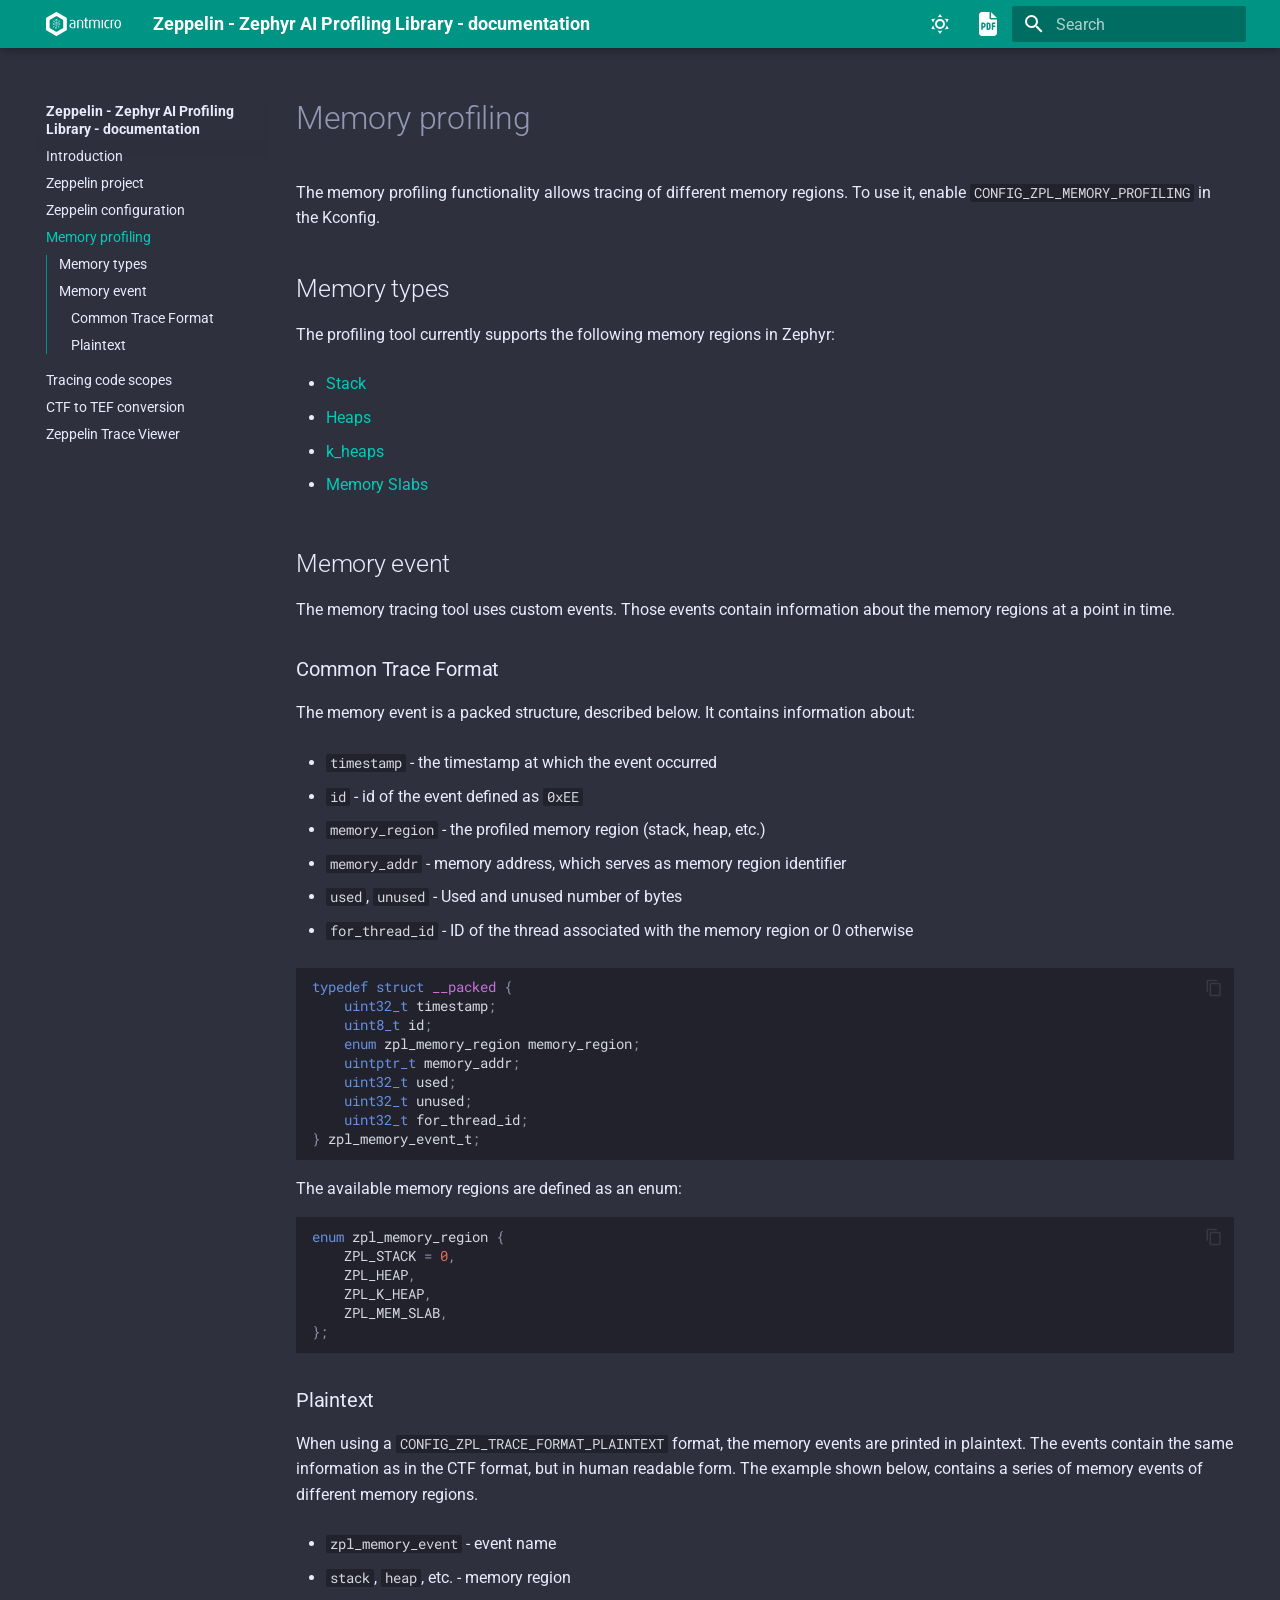
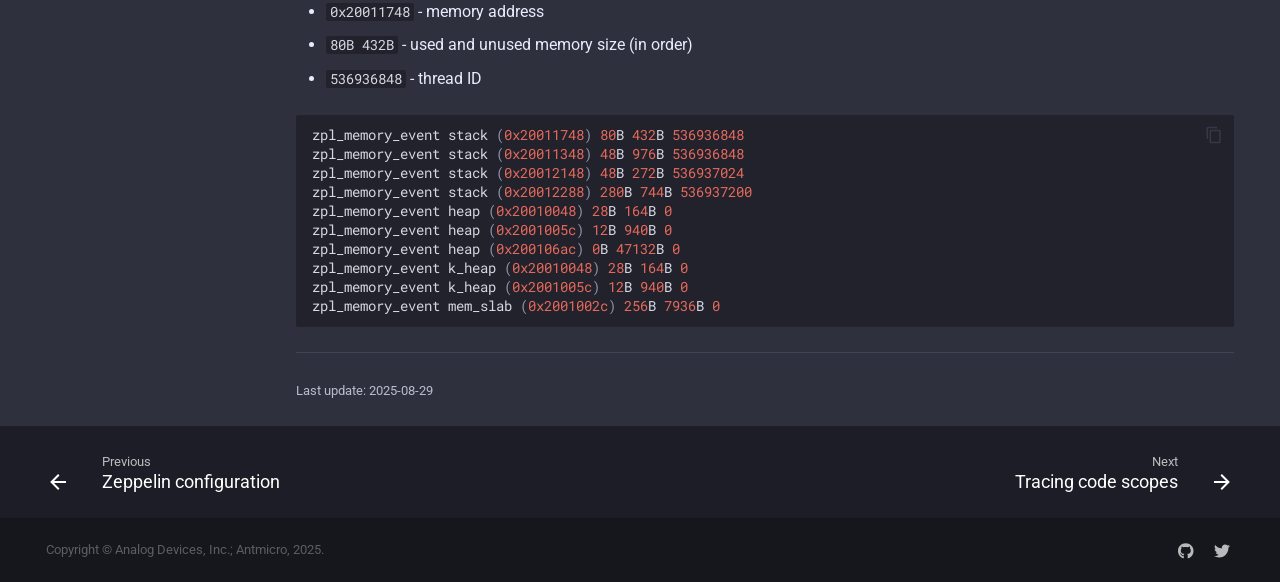
<file: memory_profiling.html>
<!doctype html>
<html lang="en" class="no-js">
  <head>
    
      <meta charset="utf-8">
      <meta name="viewport" content="width=device-width,initial-scale=1">
      
      
      
      <link rel="icon" href="">
    
    
      
        <title>Memory profiling - Zeppelin - Zephyr AI Profiling Library - documentation</title>
      
    
    
      
        
        
      
      

    
    
    
      
        
        
        <style>:root{--md-text-font:"Roboto";--md-code-font:"Roboto Mono"}</style>
      
    
        <link rel="stylesheet" type="text/css" href="_static/sphinx_immaterial_theme.c5589c0bd87d933a4.min.css?v=eeeb54bc" />
    <script>__md_scope=new URL(".",location),__md_hash=e=>[...e].reduce((e,_)=>(e<<5)-e+_.charCodeAt(0),0),__md_get=(e,_=localStorage,t=__md_scope)=>JSON.parse(_.getItem(t.pathname+"."+e)),__md_set=(e,_,t=localStorage,a=__md_scope)=>{try{t.setItem(a.pathname+"."+e,JSON.stringify(_))}catch(e){}}</script>
    
      

    
    
    
  </head>
  
  
    
    
      
    
    
    
    
    <body dir="ltr" data-md-color-scheme="slate" data-md-color-primary="teal" data-md-color-accent="deep-orange">
  
    
    
      <script>var palette=__md_get("__palette");if(palette&&"object"==typeof palette.color)for(var key of Object.keys(palette.color))document.body.setAttribute("data-md-color-"+key,palette.color[key])</script>
    
    <input class="md-toggle" data-md-toggle="drawer" type="checkbox" id="__drawer" autocomplete="off">
    <input class="md-toggle" data-md-toggle="search" type="checkbox" id="__search" autocomplete="off">
    <label class="md-overlay" for="__drawer"></label>
    <div data-md-component="skip">
      
    </div>
    <div data-md-component="announce">
      
    </div>
    
    
      

<header class="md-header" data-md-component="header">
  <nav class="md-header__inner md-grid" aria-label="Header">
    <a href="index.html" title="Zeppelin - Zephyr AI Profiling Library - documentation" class="md-header__button md-logo" aria-label="Zeppelin - Zephyr AI Profiling Library - documentation" data-md-component="logo">
      <img src="_static/white.svg" alt="logo">
    </a>
    <label class="md-header__button md-icon" for="__drawer">
      <svg xmlns="http://www.w3.org/2000/svg" viewBox="0 0 24 24"><path d="M3 6h18v2H3V6m0 5h18v2H3v-2m0 5h18v2H3v-2Z"/></svg>
    </label>
    <div class="md-header__title" data-md-component="header-title">
      <div class="md-header__ellipsis">
        <div class="md-header__topic">
          <span class="md-ellipsis">
            Zeppelin - Zephyr AI Profiling Library - documentation
          </span>
        </div>
        <div class="md-header__topic" data-md-component="header-topic">
          <span class="md-ellipsis">
            
              Memory profiling
            
          </span>
        </div>
      </div>
    </div>
    
      <form class="md-header__option" data-md-component="palette">
        
          
          
          <input class="md-option" data-md-color-media="" data-md-color-scheme="slate" data-md-color-primary="teal" data-md-color-accent="deep-orange"  aria-label="Switch to light mode"  type="radio" name="__palette" id="__palette_1">
          
            <label class="md-header__button md-icon" title="Switch to light mode" for="__palette_2" hidden>
              <svg xmlns="http://www.w3.org/2000/svg" viewBox="0 0 24 24"><path d="M12 7a5 5 0 0 1 5 5 5 5 0 0 1-5 5 5 5 0 0 1-5-5 5 5 0 0 1 5-5m0 2a3 3 0 0 0-3 3 3 3 0 0 0 3 3 3 3 0 0 0 3-3 3 3 0 0 0-3-3m0-7 2.39 3.42C13.65 5.15 12.84 5 12 5c-.84 0-1.65.15-2.39.42L12 2M3.34 7l4.16-.35A7.2 7.2 0 0 0 5.94 8.5c-.44.74-.69 1.5-.83 2.29L3.34 7m.02 10 1.76-3.77a7.131 7.131 0 0 0 2.38 4.14L3.36 17M20.65 7l-1.77 3.79a7.023 7.023 0 0 0-2.38-4.15l4.15.36m-.01 10-4.14.36c.59-.51 1.12-1.14 1.54-1.86.42-.73.69-1.5.83-2.29L20.64 17M12 22l-2.41-3.44c.74.27 1.55.44 2.41.44.82 0 1.63-.17 2.37-.44L12 22Z"/></svg>
            </label>
          
        
          
          
          <input class="md-option" data-md-color-media="" data-md-color-scheme="default" data-md-color-primary="teal" data-md-color-accent="deep-orange"  aria-label="Switch to dark mode"  type="radio" name="__palette" id="__palette_2">
          
            <label class="md-header__button md-icon" title="Switch to dark mode" for="__palette_1" hidden>
              <svg xmlns="http://www.w3.org/2000/svg" viewBox="0 0 24 24"><path d="m17.75 4.09-2.53 1.94.91 3.06-2.63-1.81-2.63 1.81.91-3.06-2.53-1.94L12.44 4l1.06-3 1.06 3 3.19.09m3.5 6.91-1.64 1.25.59 1.98-1.7-1.17-1.7 1.17.59-1.98L15.75 11l2.06-.05L18.5 9l.69 1.95 2.06.05m-2.28 4.95c.83-.08 1.72 1.1 1.19 1.85-.32.45-.66.87-1.08 1.27C15.17 23 8.84 23 4.94 19.07c-3.91-3.9-3.91-10.24 0-14.14.4-.4.82-.76 1.27-1.08.75-.53 1.93.36 1.85 1.19-.27 2.86.69 5.83 2.89 8.02a9.96 9.96 0 0 0 8.02 2.89m-1.64 2.02a12.08 12.08 0 0 1-7.8-3.47c-2.17-2.19-3.33-5-3.49-7.82-2.81 3.14-2.7 7.96.31 10.98 3.02 3.01 7.84 3.12 10.98.31Z"/></svg>
            </label>
          
        
      </form>
    
    
    
      <div class="md-header__button">
        <a href="zeppelin-ai-profiling-documentation.pdf" title="PDF - zeppelin-ai-profiling-documentation.pdf">
          <div class="md-icon">
            
            <svg xmlns="http://www.w3.org/2000/svg" viewBox="0 0 384 512"><!--! Font Awesome Free 6.2.0 by @fontawesome - https://fontawesome.com License - https://fontawesome.com/license/free (Icons: CC BY 4.0, Fonts: SIL OFL 1.1, Code: MIT License) Copyright 2022 Fonticons, Inc.--><path d="M64 0C28.7 0 0 28.7 0 64v384c0 35.3 28.7 64 64 64h256c35.3 0 64-28.7 64-64V160H256c-17.7 0-32-14.3-32-32V0H64zm192 0v128h128L256 0zM64 224h24c30.9 0 56 25.1 56 56s-25.1 56-56 56h-8v32c0 8.8-7.2 16-16 16s-16-7.2-16-16V240c0-8.8 7.2-16 16-16zm24 80c13.3 0 24-10.7 24-24s-10.7-24-24-24h-8v48h8zm72-64c0-8.8 7.2-16 16-16h24c26.5 0 48 21.5 48 48v64c0 26.5-21.5 48-48 48h-24c-8.8 0-16-7.2-16-16V240zm32 112h8c8.8 0 16-7.2 16-16v-64c0-8.8-7.2-16-16-16h-8v96zm96-128h48c8.8 0 16 7.2 16 16s-7.2 16-16 16h-32v32h32c8.8 0 16 7.2 16 16s-7.2 16-16 16h-32v48c0 8.8-7.2 16-16 16s-16-7.2-16-16V240c0-8.8 7.2-16 16-16z"/></svg>
          </div>
        </a>
      </div>
    
    
      <label class="md-header__button md-icon" for="__search">
        <svg xmlns="http://www.w3.org/2000/svg" viewBox="0 0 24 24"><path d="M9.5 3A6.5 6.5 0 0 1 16 9.5c0 1.61-.59 3.09-1.56 4.23l.27.27h.79l5 5-1.5 1.5-5-5v-.79l-.27-.27A6.516 6.516 0 0 1 9.5 16 6.5 6.5 0 0 1 3 9.5 6.5 6.5 0 0 1 9.5 3m0 2C7 5 5 7 5 9.5S7 14 9.5 14 14 12 14 9.5 12 5 9.5 5Z"/></svg>
      </label>
      <div class="md-search" data-md-component="search" role="dialog">
  <label class="md-search__overlay" for="__search"></label>
  <div class="md-search__inner" role="search">
    <form class="md-search__form" name="search">
      <input type="text" class="md-search__input" name="query" aria-label="Search" placeholder="Search" autocapitalize="off" autocorrect="off" autocomplete="off" spellcheck="false" data-md-component="search-query" required>
      <label class="md-search__icon md-icon" for="__search">
        <svg xmlns="http://www.w3.org/2000/svg" viewBox="0 0 24 24"><path d="M9.5 3A6.5 6.5 0 0 1 16 9.5c0 1.61-.59 3.09-1.56 4.23l.27.27h.79l5 5-1.5 1.5-5-5v-.79l-.27-.27A6.516 6.516 0 0 1 9.5 16 6.5 6.5 0 0 1 3 9.5 6.5 6.5 0 0 1 9.5 3m0 2C7 5 5 7 5 9.5S7 14 9.5 14 14 12 14 9.5 12 5 9.5 5Z"/></svg>
        <svg xmlns="http://www.w3.org/2000/svg" viewBox="0 0 24 24"><path d="M20 11v2H8l5.5 5.5-1.42 1.42L4.16 12l7.92-7.92L13.5 5.5 8 11h12Z"/></svg>
      </label>
      <nav class="md-search__options" aria-label="Search">
        
        <button type="reset" class="md-search__icon md-icon" title="Clear" aria-label="Clear" tabindex="-1">
          <svg xmlns="http://www.w3.org/2000/svg" viewBox="0 0 24 24"><path d="M19 6.41 17.59 5 12 10.59 6.41 5 5 6.41 10.59 12 5 17.59 6.41 19 12 13.41 17.59 19 19 17.59 13.41 12 19 6.41Z"/></svg>
        </button>
      </nav>
      
    </form>
    <div class="md-search__output">
      <div class="md-search__scrollwrap" data-md-scrollfix>
        <div class="md-search-result" data-md-component="search-result">
          <div class="md-search-result__meta">
            Initializing search
          </div>
          <ol class="md-search-result__list"></ol>
        </div>
      </div>
    </div>
  </div>
</div>
    
    
  </nav>
  
</header>
    
    <div class="md-container" data-md-component="container">
      
      
      
      
        
          
        
      
      <main class="md-main" data-md-component="main">
        <div class="md-main__inner md-grid">
          
            
              
              <div class="md-sidebar md-sidebar--primary" data-md-component="sidebar" data-md-type="navigation" >
                <div class="md-sidebar__scrollwrap">
                  <div class="md-sidebar__inner">
                    


  

<nav class="md-nav md-nav--primary md-nav--integrated" aria-label="Navigation" data-md-level="0">
  <label class="md-nav__title" for="__drawer">
    <a href="index.html" title="Zeppelin - Zephyr AI Profiling Library - documentation" class="md-nav__button md-logo" aria-label="Zeppelin - Zephyr AI Profiling Library - documentation" data-md-component="logo">
      <img src="_static/white.svg" alt="logo">
    </a>
    Zeppelin - Zephyr AI Profiling Library - documentation
  </label>
  
  <ul class="md-nav__list" data-md-scrollfix>
    
      
      
      

  
  
  
  
    <li class="md-nav__item">
      <a href="introduction.html" class="md-nav__link">
        <span class="md-ellipsis">Introduction</span>
      </a>
    </li>
  

    
      
      
      

  
  
  
  
    <li class="md-nav__item">
      <a href="library.html" class="md-nav__link">
        <span class="md-ellipsis">Zeppelin project</span>
      </a>
    </li>
  

    
      
      
      

  
  
  
  
    <li class="md-nav__item">
      <a href="configuration.html" class="md-nav__link">
        <span class="md-ellipsis">Zeppelin configuration</span>
      </a>
    </li>
  

    
      
      
      

  
  
    
  
    
  
  
    <li class="md-nav__item md-nav__item--active">
      
      
      <input class="md-nav__toggle md-toggle" data-md-toggle="toc" type="checkbox" id="__toc">
      
        <label class="md-nav__link md-nav__link--active" for="__toc">
          <span class="md-ellipsis">Memory profiling</span>
          <span class="md-nav__icon md-icon"></span>
        </label>
      
      <a href="#" class="md-nav__link md-nav__link--active">
        <span class="md-ellipsis">Memory profiling</span>
      </a>
      
        

<nav class="md-nav md-nav--secondary">
  
  
    
  
  
    <label class="md-nav__title" for="__toc">
      <span class="md-nav__icon md-icon"></span>
      Table of contents
    </label>
    <ul class="md-nav__list" data-md-component="toc" data-md-scrollfix>
      
        <li class="md-nav__item">
  <a href="#memory-types" class="md-nav__link">
    <span class="md-ellipsis">Memory types</span>
  </a>
  
</li>
      
        <li class="md-nav__item">
  <a href="#memory-event" class="md-nav__link">
    <span class="md-ellipsis">Memory event</span>
  </a>
  
    <nav class="md-nav" aria-label="Memory event">
      <ul class="md-nav__list">
        
          <li class="md-nav__item">
  <a href="#common-trace-format" class="md-nav__link">
    <span class="md-ellipsis">Common Trace Format</span>
  </a>
  
</li>
        
          <li class="md-nav__item">
  <a href="#plaintext" class="md-nav__link">
    <span class="md-ellipsis">Plaintext</span>
  </a>
  
</li>
        
      </ul>
    </nav>
  
</li>
      
    </ul>
  
</nav>
      
    </li>
  

    
      
      
      

  
  
  
  
    <li class="md-nav__item">
      <a href="code_scopes.html" class="md-nav__link">
        <span class="md-ellipsis">Tracing code scopes</span>
      </a>
    </li>
  

    
      
      
      

  
  
  
  
    <li class="md-nav__item">
      <a href="ctf_to_tef.html" class="md-nav__link">
        <span class="md-ellipsis">CTF to TEF conversion</span>
      </a>
    </li>
  

    
      
      
      

  
  
  
  
    <li class="md-nav__item">
      <a href="visual_interface.html" class="md-nav__link">
        <span class="md-ellipsis">Zeppelin Trace Viewer</span>
      </a>
    </li>
  

    
  </ul>
</nav>
                  </div>
                </div>
              </div>
            
            
          
          
            <div class="md-content" data-md-component="content">
              <article class="md-content__inner md-typeset" role="main">
                  


<h1 id="memory-profiling">Memory profiling<a class="headerlink" href="#memory-profiling" title="Link to this heading">¶</a></h1>
<p>The memory profiling functionality allows tracing of different memory regions.
To use it, enable <code class="docutils literal notranslate"><span class="pre">CONFIG_ZPL_MEMORY_PROFILING</span></code> in the Kconfig.</p>
<h2 id="memory-types">Memory types<a class="headerlink" href="#memory-types" title="Link to this heading">¶</a></h2>
<p>The profiling tool currently supports the following memory regions in Zephyr:</p>
<ul class="simple">
<li><p><a class="reference external" href="https://docs.zephyrproject.org/latest/kernel/services/data_passing/stacks.html">Stack</a></p></li>
<li><p><a class="reference external" href="https://docs.zephyrproject.org/latest/kernel/memory_management/heap.html">Heaps</a></p></li>
<li><p><a class="reference external" href="https://docs.zephyrproject.org/latest/kernel/memory_management/heap.html">k_heaps</a></p></li>
<li><p><a class="reference external" href="https://docs.zephyrproject.org/latest/kernel/memory_management/slabs.html">Memory Slabs</a></p></li>
</ul>
<h2 id="memory-event">Memory event<a class="headerlink" href="#memory-event" title="Link to this heading">¶</a></h2>
<p>The memory tracing tool uses custom events.
Those events contain information about the memory regions at a point in time.</p>
<h3 id="common-trace-format"><span id="memory-ctf"></span>Common Trace Format<a class="headerlink" href="#common-trace-format" title="Link to this heading">¶</a></h3>
<p>The memory event is a packed structure, described below.
It contains information about:</p>
<ul class="simple">
<li><p><code class="docutils literal notranslate"><span class="pre">timestamp</span></code> - the timestamp at which the event occurred</p></li>
<li><p><code class="docutils literal notranslate"><span class="pre">id</span></code> - id of the event defined as <code class="docutils literal notranslate"><span class="pre">0xEE</span></code></p></li>
<li><p><code class="docutils literal notranslate"><span class="pre">memory_region</span></code> - the profiled memory region (stack, heap, etc.)</p></li>
<li><p><code class="docutils literal notranslate"><span class="pre">memory_addr</span></code> - memory address, which serves as memory region identifier</p></li>
<li><p><code class="docutils literal notranslate"><span class="pre">used</span></code>, <code class="docutils literal notranslate"><span class="pre">unused</span></code> - Used and unused number of bytes</p></li>
<li><p><code class="docutils literal notranslate"><span class="pre">for_thread_id</span></code> - ID of the thread associated with the memory region or 0 otherwise</p></li>
</ul>
<div class="highlight-c notranslate"><div class="highlight"><pre><span></span><code><span class="k">typedef</span><span class="w"> </span><span class="k">struct</span><span class="w"> </span><span class="nc">__packed</span><span class="w"> </span><span class="p">{</span>
<span class="w">    </span><span class="kt">uint32_t</span><span class="w"> </span><span class="n">timestamp</span><span class="p">;</span>
<span class="w">    </span><span class="kt">uint8_t</span><span class="w"> </span><span class="n">id</span><span class="p">;</span>
<span class="w">    </span><span class="k">enum</span><span class="w"> </span><span class="n">zpl_memory_region</span><span class="w"> </span><span class="n">memory_region</span><span class="p">;</span>
<span class="w">    </span><span class="kt">uintptr_t</span><span class="w"> </span><span class="n">memory_addr</span><span class="p">;</span>
<span class="w">    </span><span class="kt">uint32_t</span><span class="w"> </span><span class="n">used</span><span class="p">;</span>
<span class="w">    </span><span class="kt">uint32_t</span><span class="w"> </span><span class="n">unused</span><span class="p">;</span>
<span class="w">    </span><span class="kt">uint32_t</span><span class="w"> </span><span class="n">for_thread_id</span><span class="p">;</span>
<span class="p">}</span><span class="w"> </span><span class="n">zpl_memory_event_t</span><span class="p">;</span>
</code></pre></div>
</div>
<p>The available memory regions are defined as an enum:</p>
<div class="highlight-c notranslate"><div class="highlight"><pre><span></span><code><span class="k">enum</span><span class="w"> </span><span class="n">zpl_memory_region</span><span class="w"> </span><span class="p">{</span>
<span class="w">    </span><span class="n">ZPL_STACK</span><span class="w"> </span><span class="o">=</span><span class="w"> </span><span class="mi">0</span><span class="p">,</span>
<span class="w">    </span><span class="n">ZPL_HEAP</span><span class="p">,</span>
<span class="w">    </span><span class="n">ZPL_K_HEAP</span><span class="p">,</span>
<span class="w">    </span><span class="n">ZPL_MEM_SLAB</span><span class="p">,</span>
<span class="p">};</span>
</code></pre></div>
</div>
<h3 id="plaintext">Plaintext<a class="headerlink" href="#plaintext" title="Link to this heading">¶</a></h3>
<p>When using a <code class="docutils literal notranslate"><span class="pre">CONFIG_ZPL_TRACE_FORMAT_PLAINTEXT</span></code> format, the memory events are printed in plaintext.
The events contain the same information as in the CTF format, but in human readable form.
The example shown below, contains a series of memory events of different memory regions.</p>
<ul class="simple">
<li><p><code class="docutils literal notranslate"><span class="pre">zpl_memory_event</span></code> - event name</p></li>
<li><p><code class="docutils literal notranslate"><span class="pre">stack</span></code>, <code class="docutils literal notranslate"><span class="pre">heap</span></code>, etc. - memory region</p></li>
<li><p><code class="docutils literal notranslate"><span class="pre">0x20011748</span></code> - memory address</p></li>
<li><p><code class="docutils literal notranslate"><span class="pre">80B</span> <span class="pre">432B</span></code> - used and unused memory size (in order)</p></li>
<li><p><code class="docutils literal notranslate"><span class="pre">536936848</span></code> - thread ID</p></li>
</ul>
<div class="highlight-default notranslate"><div class="highlight"><pre><span></span><code><span class="n">zpl_memory_event</span> <span class="n">stack</span> <span class="p">(</span><span class="mh">0x20011748</span><span class="p">)</span> <span class="mi">80</span><span class="n">B</span> <span class="mi">432</span><span class="n">B</span> <span class="mi">536936848</span>
<span class="n">zpl_memory_event</span> <span class="n">stack</span> <span class="p">(</span><span class="mh">0x20011348</span><span class="p">)</span> <span class="mi">48</span><span class="n">B</span> <span class="mi">976</span><span class="n">B</span> <span class="mi">536936848</span>
<span class="n">zpl_memory_event</span> <span class="n">stack</span> <span class="p">(</span><span class="mh">0x20012148</span><span class="p">)</span> <span class="mi">48</span><span class="n">B</span> <span class="mi">272</span><span class="n">B</span> <span class="mi">536937024</span>
<span class="n">zpl_memory_event</span> <span class="n">stack</span> <span class="p">(</span><span class="mh">0x20012288</span><span class="p">)</span> <span class="mi">280</span><span class="n">B</span> <span class="mi">744</span><span class="n">B</span> <span class="mi">536937200</span>
<span class="n">zpl_memory_event</span> <span class="n">heap</span> <span class="p">(</span><span class="mh">0x20010048</span><span class="p">)</span> <span class="mi">28</span><span class="n">B</span> <span class="mi">164</span><span class="n">B</span> <span class="mi">0</span>
<span class="n">zpl_memory_event</span> <span class="n">heap</span> <span class="p">(</span><span class="mh">0x2001005c</span><span class="p">)</span> <span class="mi">12</span><span class="n">B</span> <span class="mi">940</span><span class="n">B</span> <span class="mi">0</span>
<span class="n">zpl_memory_event</span> <span class="n">heap</span> <span class="p">(</span><span class="mh">0x200106ac</span><span class="p">)</span> <span class="mi">0</span><span class="n">B</span> <span class="mi">47132</span><span class="n">B</span> <span class="mi">0</span>
<span class="n">zpl_memory_event</span> <span class="n">k_heap</span> <span class="p">(</span><span class="mh">0x20010048</span><span class="p">)</span> <span class="mi">28</span><span class="n">B</span> <span class="mi">164</span><span class="n">B</span> <span class="mi">0</span>
<span class="n">zpl_memory_event</span> <span class="n">k_heap</span> <span class="p">(</span><span class="mh">0x2001005c</span><span class="p">)</span> <span class="mi">12</span><span class="n">B</span> <span class="mi">940</span><span class="n">B</span> <span class="mi">0</span>
<span class="n">zpl_memory_event</span> <span class="n">mem_slab</span> <span class="p">(</span><span class="mh">0x2001002c</span><span class="p">)</span> <span class="mi">256</span><span class="n">B</span> <span class="mi">7936</span><span class="n">B</span> <span class="mi">0</span>
</code></pre></div>
</div>


  <hr>
<div class="md-source-file">
  <small>
    
      Last update:
      2025-08-29
    
  </small>
</div>





                
              </article>
            </div>
          
          
        </div>
        
      </main>
      
        <footer class="md-footer">
  
    
    <nav class="md-footer__inner md-grid" aria-label="Footer" >
      
        
        <a href="configuration.html" class="md-footer__link md-footer__link--prev" aria-label="Previous: Zeppelin configuration" rel="prev">
          <div class="md-footer__button md-icon">
            <svg xmlns="http://www.w3.org/2000/svg" viewBox="0 0 24 24"><path d="M20 11v2H8l5.5 5.5-1.42 1.42L4.16 12l7.92-7.92L13.5 5.5 8 11h12Z"/></svg>
          </div>
          <div class="md-footer__title">
            <div class="md-ellipsis">
              <span class="md-footer__direction">
                Previous
              </span>
              Zeppelin configuration
            </div>
          </div>
        </a>
      
      
        
        <a href="code_scopes.html" class="md-footer__link md-footer__link--next" aria-label="Next: Tracing code scopes" rel="next">
          <div class="md-footer__title">
            <div class="md-ellipsis">
              <span class="md-footer__direction">
                Next
              </span>
              Tracing code scopes
            </div>
          </div>
          <div class="md-footer__button md-icon">
            <svg xmlns="http://www.w3.org/2000/svg" viewBox="0 0 24 24"><path d="M4 11v2h12l-5.5 5.5 1.42 1.42L19.84 12l-7.92-7.92L10.5 5.5 16 11H4Z"/></svg>
          </div>
        </a>
      
    </nav>
  
  
  
  <div class="md-footer-meta md-typeset">
    
    <div class="md-footer-meta__inner md-grid">
      <div class="md-copyright">
  
    <div class="md-footer-copyright__highlight">
        Copyright &#169; Analog Devices, Inc.; Antmicro, 2025.
        
    </div>
  
  
</div>
      
        <div class="md-social">
  
    
    
      
      
    
    <a href="https://github.com/antmicro" target="_blank" rel="noopener" title="github.com" class="md-social__link">
      <svg xmlns="http://www.w3.org/2000/svg" viewBox="0 0 496 512"><!--! Font Awesome Free 6.2.0 by @fontawesome - https://fontawesome.com License - https://fontawesome.com/license/free (Icons: CC BY 4.0, Fonts: SIL OFL 1.1, Code: MIT License) Copyright 2022 Fonticons, Inc.--><path d="M165.9 397.4c0 2-2.3 3.6-5.2 3.6-3.3.3-5.6-1.3-5.6-3.6 0-2 2.3-3.6 5.2-3.6 3-.3 5.6 1.3 5.6 3.6zm-31.1-4.5c-.7 2 1.3 4.3 4.3 4.9 2.6 1 5.6 0 6.2-2s-1.3-4.3-4.3-5.2c-2.6-.7-5.5.3-6.2 2.3zm44.2-1.7c-2.9.7-4.9 2.6-4.6 4.9.3 2 2.9 3.3 5.9 2.6 2.9-.7 4.9-2.6 4.6-4.6-.3-1.9-3-3.2-5.9-2.9zM244.8 8C106.1 8 0 113.3 0 252c0 110.9 69.8 205.8 169.5 239.2 12.8 2.3 17.3-5.6 17.3-12.1 0-6.2-.3-40.4-.3-61.4 0 0-70 15-84.7-29.8 0 0-11.4-29.1-27.8-36.6 0 0-22.9-15.7 1.6-15.4 0 0 24.9 2 38.6 25.8 21.9 38.6 58.6 27.5 72.9 20.9 2.3-16 8.8-27.1 16-33.7-55.9-6.2-112.3-14.3-112.3-110.5 0-27.5 7.6-41.3 23.6-58.9-2.6-6.5-11.1-33.3 2.6-67.9 20.9-6.5 69 27 69 27 20-5.6 41.5-8.5 62.8-8.5s42.8 2.9 62.8 8.5c0 0 48.1-33.6 69-27 13.7 34.7 5.2 61.4 2.6 67.9 16 17.7 25.8 31.5 25.8 58.9 0 96.5-58.9 104.2-114.8 110.5 9.2 7.9 17 22.9 17 46.4 0 33.7-.3 75.4-.3 83.6 0 6.5 4.6 14.4 17.3 12.1C428.2 457.8 496 362.9 496 252 496 113.3 383.5 8 244.8 8zM97.2 352.9c-1.3 1-1 3.3.7 5.2 1.6 1.6 3.9 2.3 5.2 1 1.3-1 1-3.3-.7-5.2-1.6-1.6-3.9-2.3-5.2-1zm-10.8-8.1c-.7 1.3.3 2.9 2.3 3.9 1.6 1 3.6.7 4.3-.7.7-1.3-.3-2.9-2.3-3.9-2-.6-3.6-.3-4.3.7zm32.4 35.6c-1.6 1.3-1 4.3 1.3 6.2 2.3 2.3 5.2 2.6 6.5 1 1.3-1.3.7-4.3-1.3-6.2-2.2-2.3-5.2-2.6-6.5-1zm-11.4-14.7c-1.6 1-1.6 3.6 0 5.9 1.6 2.3 4.3 3.3 5.6 2.3 1.6-1.3 1.6-3.9 0-6.2-1.4-2.3-4-3.3-5.6-2z"/></svg>
    </a>
  
    
    
      
      
    
    <a href="https://twitter.com/antmicro" target="_blank" rel="noopener" title="twitter.com" class="md-social__link">
      <svg xmlns="http://www.w3.org/2000/svg" viewBox="0 0 512 512"><!--! Font Awesome Free 6.2.0 by @fontawesome - https://fontawesome.com License - https://fontawesome.com/license/free (Icons: CC BY 4.0, Fonts: SIL OFL 1.1, Code: MIT License) Copyright 2022 Fonticons, Inc.--><path d="M459.37 151.716c.325 4.548.325 9.097.325 13.645 0 138.72-105.583 298.558-298.558 298.558-59.452 0-114.68-17.219-161.137-47.106 8.447.974 16.568 1.299 25.34 1.299 49.055 0 94.213-16.568 130.274-44.832-46.132-.975-84.792-31.188-98.112-72.772 6.498.974 12.995 1.624 19.818 1.624 9.421 0 18.843-1.3 27.614-3.573-48.081-9.747-84.143-51.98-84.143-102.985v-1.299c13.969 7.797 30.214 12.67 47.431 13.319-28.264-18.843-46.781-51.005-46.781-87.391 0-19.492 5.197-37.36 14.294-52.954 51.655 63.675 129.3 105.258 216.365 109.807-1.624-7.797-2.599-15.918-2.599-24.04 0-57.828 46.782-104.934 104.934-104.934 30.213 0 57.502 12.67 76.67 33.137 23.715-4.548 46.456-13.32 66.599-25.34-7.798 24.366-24.366 44.833-46.132 57.827 21.117-2.273 41.584-8.122 60.426-16.243-14.292 20.791-32.161 39.308-52.628 54.253z"/></svg>
    </a>
  
</div>
      
    </div>
    
  </div>
</footer>
      
    </div>
    <div class="md-dialog" data-md-component="dialog">
      <div class="md-dialog__inner md-typeset"></div>
    </div>
    
    <script id="__config" type="application/json">{"base": ".", "features": ["toc.integrate"], "translations": {"clipboard.copied": "Copied to clipboard", "clipboard.copy": "Copy to clipboard", "search.config.lang": "en", "search.config.pipeline": "trimmer, stopWordFilter", "search.config.separator": "[\\s\\-]+", "search.placeholder": "Search", "search.result.more.one": "1 more on this page", "search.result.more.other": "# more on this page", "search.result.none": "No matching documents", "search.result.one": "1 matching document", "search.result.other": "# matching documents", "search.result.placeholder": "Type to start searching", "search.result.term.missing": "Missing", "select.version.title": "Select version"}}</script>
    
      
        <script src="_static/sphinx_immaterial_theme.f9d9eeeb247ace16c.min.js?v=8ec58cb5"></script>
    
  </body>
</html>
</file>
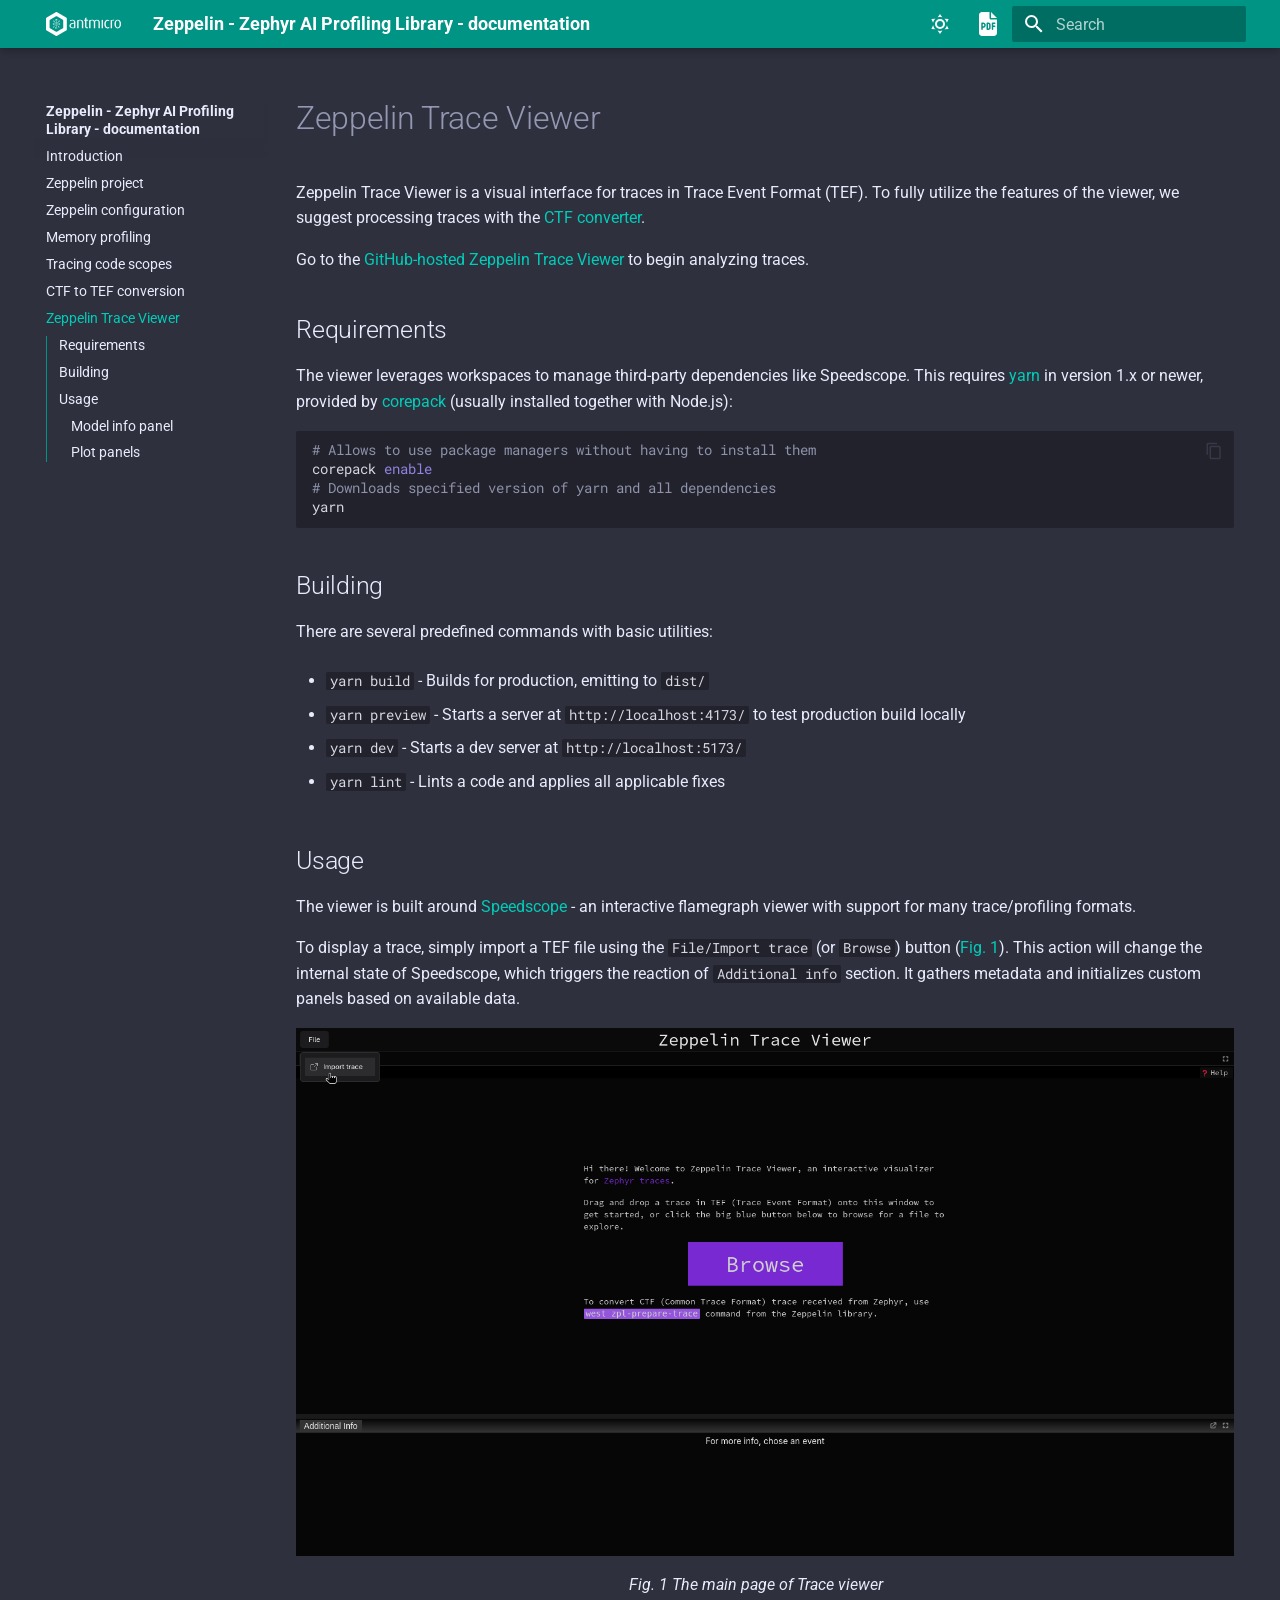
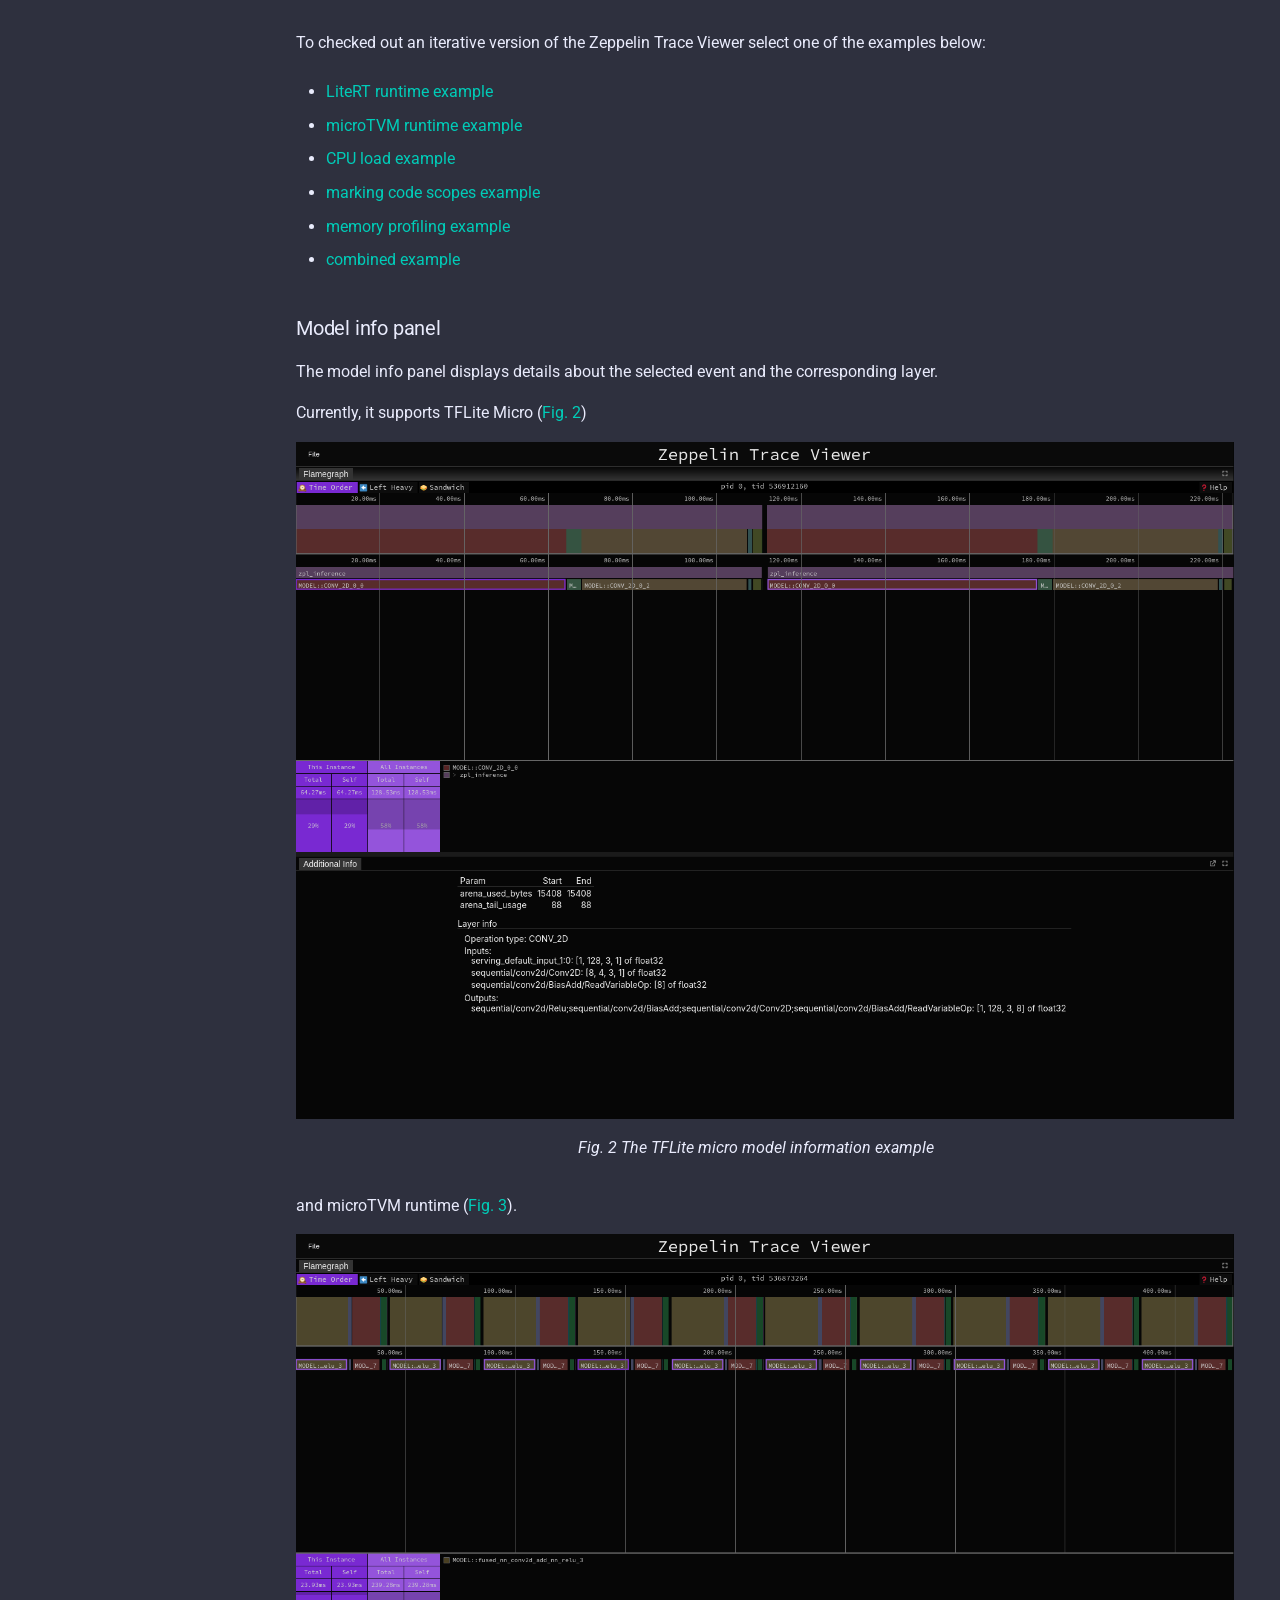
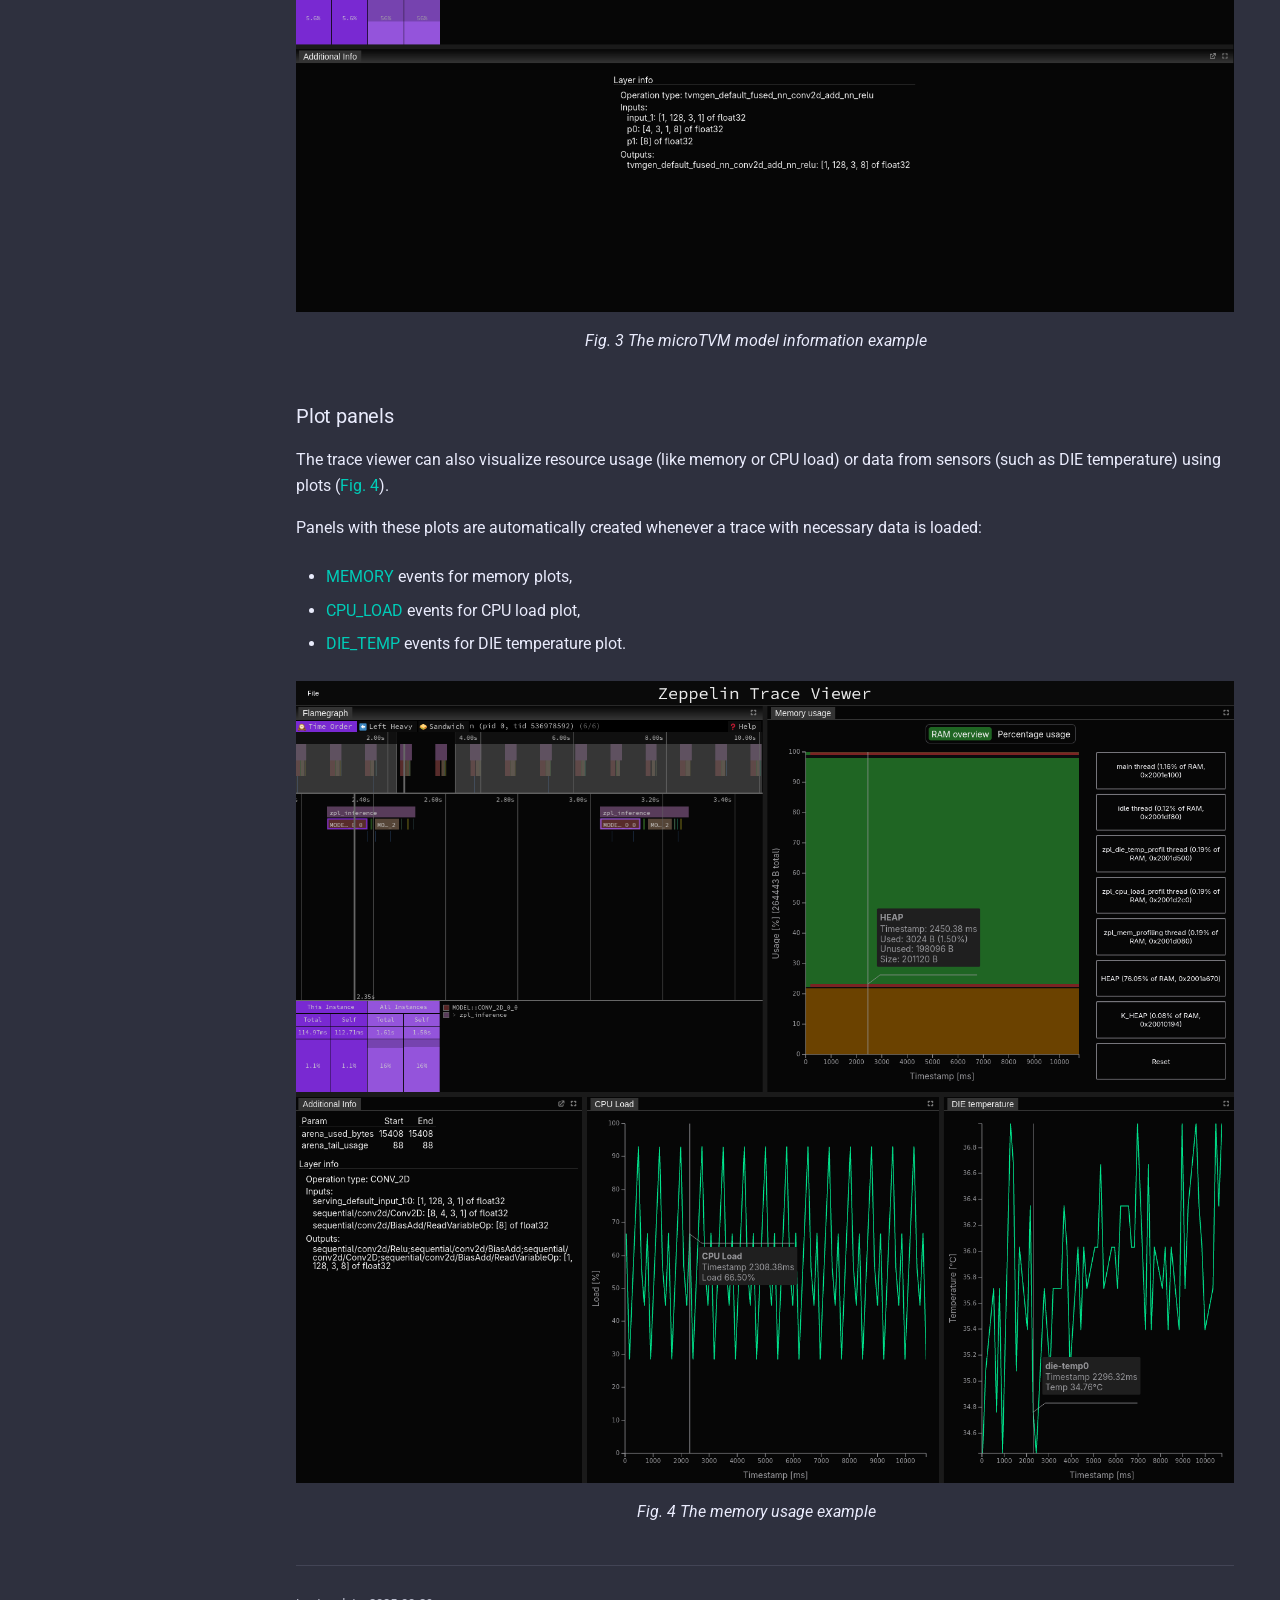
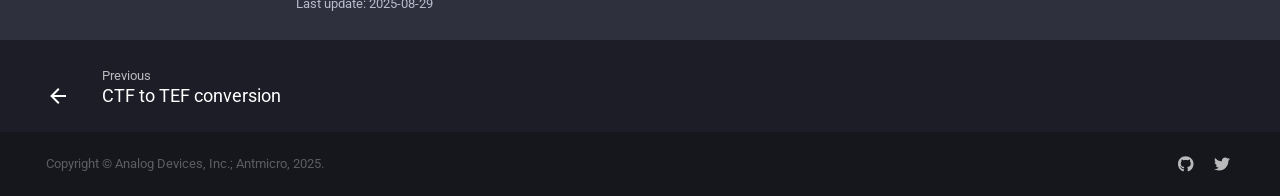
<file: visual_interface.html>
<!doctype html>
<html lang="en" class="no-js">
  <head>
    
      <meta charset="utf-8">
      <meta name="viewport" content="width=device-width,initial-scale=1">
      
      
      
      <link rel="icon" href="">
    
    
      
        <title>Zeppelin Trace Viewer - Zeppelin - Zephyr AI Profiling Library - documentation</title>
      
    
    
      
        
        
      
      

    
    
    
      
        
        
        <style>:root{--md-text-font:"Roboto";--md-code-font:"Roboto Mono"}</style>
      
    
        <link rel="stylesheet" type="text/css" href="_static/sphinx_immaterial_theme.c5589c0bd87d933a4.min.css?v=eeeb54bc" />
    <script>__md_scope=new URL(".",location),__md_hash=e=>[...e].reduce((e,_)=>(e<<5)-e+_.charCodeAt(0),0),__md_get=(e,_=localStorage,t=__md_scope)=>JSON.parse(_.getItem(t.pathname+"."+e)),__md_set=(e,_,t=localStorage,a=__md_scope)=>{try{t.setItem(a.pathname+"."+e,JSON.stringify(_))}catch(e){}}</script>
    
      

    
    
    
  </head>
  
  
    
    
      
    
    
    
    
    <body dir="ltr" data-md-color-scheme="slate" data-md-color-primary="teal" data-md-color-accent="deep-orange">
  
    
    
      <script>var palette=__md_get("__palette");if(palette&&"object"==typeof palette.color)for(var key of Object.keys(palette.color))document.body.setAttribute("data-md-color-"+key,palette.color[key])</script>
    
    <input class="md-toggle" data-md-toggle="drawer" type="checkbox" id="__drawer" autocomplete="off">
    <input class="md-toggle" data-md-toggle="search" type="checkbox" id="__search" autocomplete="off">
    <label class="md-overlay" for="__drawer"></label>
    <div data-md-component="skip">
      
    </div>
    <div data-md-component="announce">
      
    </div>
    
    
      

<header class="md-header" data-md-component="header">
  <nav class="md-header__inner md-grid" aria-label="Header">
    <a href="index.html" title="Zeppelin - Zephyr AI Profiling Library - documentation" class="md-header__button md-logo" aria-label="Zeppelin - Zephyr AI Profiling Library - documentation" data-md-component="logo">
      <img src="_static/white.svg" alt="logo">
    </a>
    <label class="md-header__button md-icon" for="__drawer">
      <svg xmlns="http://www.w3.org/2000/svg" viewBox="0 0 24 24"><path d="M3 6h18v2H3V6m0 5h18v2H3v-2m0 5h18v2H3v-2Z"/></svg>
    </label>
    <div class="md-header__title" data-md-component="header-title">
      <div class="md-header__ellipsis">
        <div class="md-header__topic">
          <span class="md-ellipsis">
            Zeppelin - Zephyr AI Profiling Library - documentation
          </span>
        </div>
        <div class="md-header__topic" data-md-component="header-topic">
          <span class="md-ellipsis">
            
              Zeppelin Trace Viewer
            
          </span>
        </div>
      </div>
    </div>
    
      <form class="md-header__option" data-md-component="palette">
        
          
          
          <input class="md-option" data-md-color-media="" data-md-color-scheme="slate" data-md-color-primary="teal" data-md-color-accent="deep-orange"  aria-label="Switch to light mode"  type="radio" name="__palette" id="__palette_1">
          
            <label class="md-header__button md-icon" title="Switch to light mode" for="__palette_2" hidden>
              <svg xmlns="http://www.w3.org/2000/svg" viewBox="0 0 24 24"><path d="M12 7a5 5 0 0 1 5 5 5 5 0 0 1-5 5 5 5 0 0 1-5-5 5 5 0 0 1 5-5m0 2a3 3 0 0 0-3 3 3 3 0 0 0 3 3 3 3 0 0 0 3-3 3 3 0 0 0-3-3m0-7 2.39 3.42C13.65 5.15 12.84 5 12 5c-.84 0-1.65.15-2.39.42L12 2M3.34 7l4.16-.35A7.2 7.2 0 0 0 5.94 8.5c-.44.74-.69 1.5-.83 2.29L3.34 7m.02 10 1.76-3.77a7.131 7.131 0 0 0 2.38 4.14L3.36 17M20.65 7l-1.77 3.79a7.023 7.023 0 0 0-2.38-4.15l4.15.36m-.01 10-4.14.36c.59-.51 1.12-1.14 1.54-1.86.42-.73.69-1.5.83-2.29L20.64 17M12 22l-2.41-3.44c.74.27 1.55.44 2.41.44.82 0 1.63-.17 2.37-.44L12 22Z"/></svg>
            </label>
          
        
          
          
          <input class="md-option" data-md-color-media="" data-md-color-scheme="default" data-md-color-primary="teal" data-md-color-accent="deep-orange"  aria-label="Switch to dark mode"  type="radio" name="__palette" id="__palette_2">
          
            <label class="md-header__button md-icon" title="Switch to dark mode" for="__palette_1" hidden>
              <svg xmlns="http://www.w3.org/2000/svg" viewBox="0 0 24 24"><path d="m17.75 4.09-2.53 1.94.91 3.06-2.63-1.81-2.63 1.81.91-3.06-2.53-1.94L12.44 4l1.06-3 1.06 3 3.19.09m3.5 6.91-1.64 1.25.59 1.98-1.7-1.17-1.7 1.17.59-1.98L15.75 11l2.06-.05L18.5 9l.69 1.95 2.06.05m-2.28 4.95c.83-.08 1.72 1.1 1.19 1.85-.32.45-.66.87-1.08 1.27C15.17 23 8.84 23 4.94 19.07c-3.91-3.9-3.91-10.24 0-14.14.4-.4.82-.76 1.27-1.08.75-.53 1.93.36 1.85 1.19-.27 2.86.69 5.83 2.89 8.02a9.96 9.96 0 0 0 8.02 2.89m-1.64 2.02a12.08 12.08 0 0 1-7.8-3.47c-2.17-2.19-3.33-5-3.49-7.82-2.81 3.14-2.7 7.96.31 10.98 3.02 3.01 7.84 3.12 10.98.31Z"/></svg>
            </label>
          
        
      </form>
    
    
    
      <div class="md-header__button">
        <a href="zeppelin-ai-profiling-documentation.pdf" title="PDF - zeppelin-ai-profiling-documentation.pdf">
          <div class="md-icon">
            
            <svg xmlns="http://www.w3.org/2000/svg" viewBox="0 0 384 512"><!--! Font Awesome Free 6.2.0 by @fontawesome - https://fontawesome.com License - https://fontawesome.com/license/free (Icons: CC BY 4.0, Fonts: SIL OFL 1.1, Code: MIT License) Copyright 2022 Fonticons, Inc.--><path d="M64 0C28.7 0 0 28.7 0 64v384c0 35.3 28.7 64 64 64h256c35.3 0 64-28.7 64-64V160H256c-17.7 0-32-14.3-32-32V0H64zm192 0v128h128L256 0zM64 224h24c30.9 0 56 25.1 56 56s-25.1 56-56 56h-8v32c0 8.8-7.2 16-16 16s-16-7.2-16-16V240c0-8.8 7.2-16 16-16zm24 80c13.3 0 24-10.7 24-24s-10.7-24-24-24h-8v48h8zm72-64c0-8.8 7.2-16 16-16h24c26.5 0 48 21.5 48 48v64c0 26.5-21.5 48-48 48h-24c-8.8 0-16-7.2-16-16V240zm32 112h8c8.8 0 16-7.2 16-16v-64c0-8.8-7.2-16-16-16h-8v96zm96-128h48c8.8 0 16 7.2 16 16s-7.2 16-16 16h-32v32h32c8.8 0 16 7.2 16 16s-7.2 16-16 16h-32v48c0 8.8-7.2 16-16 16s-16-7.2-16-16V240c0-8.8 7.2-16 16-16z"/></svg>
          </div>
        </a>
      </div>
    
    
      <label class="md-header__button md-icon" for="__search">
        <svg xmlns="http://www.w3.org/2000/svg" viewBox="0 0 24 24"><path d="M9.5 3A6.5 6.5 0 0 1 16 9.5c0 1.61-.59 3.09-1.56 4.23l.27.27h.79l5 5-1.5 1.5-5-5v-.79l-.27-.27A6.516 6.516 0 0 1 9.5 16 6.5 6.5 0 0 1 3 9.5 6.5 6.5 0 0 1 9.5 3m0 2C7 5 5 7 5 9.5S7 14 9.5 14 14 12 14 9.5 12 5 9.5 5Z"/></svg>
      </label>
      <div class="md-search" data-md-component="search" role="dialog">
  <label class="md-search__overlay" for="__search"></label>
  <div class="md-search__inner" role="search">
    <form class="md-search__form" name="search">
      <input type="text" class="md-search__input" name="query" aria-label="Search" placeholder="Search" autocapitalize="off" autocorrect="off" autocomplete="off" spellcheck="false" data-md-component="search-query" required>
      <label class="md-search__icon md-icon" for="__search">
        <svg xmlns="http://www.w3.org/2000/svg" viewBox="0 0 24 24"><path d="M9.5 3A6.5 6.5 0 0 1 16 9.5c0 1.61-.59 3.09-1.56 4.23l.27.27h.79l5 5-1.5 1.5-5-5v-.79l-.27-.27A6.516 6.516 0 0 1 9.5 16 6.5 6.5 0 0 1 3 9.5 6.5 6.5 0 0 1 9.5 3m0 2C7 5 5 7 5 9.5S7 14 9.5 14 14 12 14 9.5 12 5 9.5 5Z"/></svg>
        <svg xmlns="http://www.w3.org/2000/svg" viewBox="0 0 24 24"><path d="M20 11v2H8l5.5 5.5-1.42 1.42L4.16 12l7.92-7.92L13.5 5.5 8 11h12Z"/></svg>
      </label>
      <nav class="md-search__options" aria-label="Search">
        
        <button type="reset" class="md-search__icon md-icon" title="Clear" aria-label="Clear" tabindex="-1">
          <svg xmlns="http://www.w3.org/2000/svg" viewBox="0 0 24 24"><path d="M19 6.41 17.59 5 12 10.59 6.41 5 5 6.41 10.59 12 5 17.59 6.41 19 12 13.41 17.59 19 19 17.59 13.41 12 19 6.41Z"/></svg>
        </button>
      </nav>
      
    </form>
    <div class="md-search__output">
      <div class="md-search__scrollwrap" data-md-scrollfix>
        <div class="md-search-result" data-md-component="search-result">
          <div class="md-search-result__meta">
            Initializing search
          </div>
          <ol class="md-search-result__list"></ol>
        </div>
      </div>
    </div>
  </div>
</div>
    
    
  </nav>
  
</header>
    
    <div class="md-container" data-md-component="container">
      
      
      
      
        
          
        
      
      <main class="md-main" data-md-component="main">
        <div class="md-main__inner md-grid">
          
            
              
              <div class="md-sidebar md-sidebar--primary" data-md-component="sidebar" data-md-type="navigation" >
                <div class="md-sidebar__scrollwrap">
                  <div class="md-sidebar__inner">
                    


  

<nav class="md-nav md-nav--primary md-nav--integrated" aria-label="Navigation" data-md-level="0">
  <label class="md-nav__title" for="__drawer">
    <a href="index.html" title="Zeppelin - Zephyr AI Profiling Library - documentation" class="md-nav__button md-logo" aria-label="Zeppelin - Zephyr AI Profiling Library - documentation" data-md-component="logo">
      <img src="_static/white.svg" alt="logo">
    </a>
    Zeppelin - Zephyr AI Profiling Library - documentation
  </label>
  
  <ul class="md-nav__list" data-md-scrollfix>
    
      
      
      

  
  
  
  
    <li class="md-nav__item">
      <a href="introduction.html" class="md-nav__link">
        <span class="md-ellipsis">Introduction</span>
      </a>
    </li>
  

    
      
      
      

  
  
  
  
    <li class="md-nav__item">
      <a href="library.html" class="md-nav__link">
        <span class="md-ellipsis">Zeppelin project</span>
      </a>
    </li>
  

    
      
      
      

  
  
  
  
    <li class="md-nav__item">
      <a href="configuration.html" class="md-nav__link">
        <span class="md-ellipsis">Zeppelin configuration</span>
      </a>
    </li>
  

    
      
      
      

  
  
  
  
    <li class="md-nav__item">
      <a href="memory_profiling.html" class="md-nav__link">
        <span class="md-ellipsis">Memory profiling</span>
      </a>
    </li>
  

    
      
      
      

  
  
  
  
    <li class="md-nav__item">
      <a href="code_scopes.html" class="md-nav__link">
        <span class="md-ellipsis">Tracing code scopes</span>
      </a>
    </li>
  

    
      
      
      

  
  
  
  
    <li class="md-nav__item">
      <a href="ctf_to_tef.html" class="md-nav__link">
        <span class="md-ellipsis">CTF to TEF conversion</span>
      </a>
    </li>
  

    
      
      
      

  
  
    
  
    
  
  
    <li class="md-nav__item md-nav__item--active">
      
      
      <input class="md-nav__toggle md-toggle" data-md-toggle="toc" type="checkbox" id="__toc">
      
        <label class="md-nav__link md-nav__link--active" for="__toc">
          <span class="md-ellipsis">Zeppelin Trace Viewer</span>
          <span class="md-nav__icon md-icon"></span>
        </label>
      
      <a href="#" class="md-nav__link md-nav__link--active">
        <span class="md-ellipsis">Zeppelin Trace Viewer</span>
      </a>
      
        

<nav class="md-nav md-nav--secondary">
  
  
    
  
  
    <label class="md-nav__title" for="__toc">
      <span class="md-nav__icon md-icon"></span>
      Table of contents
    </label>
    <ul class="md-nav__list" data-md-component="toc" data-md-scrollfix>
      
        <li class="md-nav__item">
  <a href="#requirements" class="md-nav__link">
    <span class="md-ellipsis">Requirements</span>
  </a>
  
</li>
      
        <li class="md-nav__item">
  <a href="#building" class="md-nav__link">
    <span class="md-ellipsis">Building</span>
  </a>
  
</li>
      
        <li class="md-nav__item">
  <a href="#usage" class="md-nav__link">
    <span class="md-ellipsis">Usage</span>
  </a>
  
    <nav class="md-nav" aria-label="Usage">
      <ul class="md-nav__list">
        
          <li class="md-nav__item">
  <a href="#model-info-panel" class="md-nav__link">
    <span class="md-ellipsis">Model info panel</span>
  </a>
  
</li>
        
          <li class="md-nav__item">
  <a href="#plot-panels" class="md-nav__link">
    <span class="md-ellipsis">Plot panels</span>
  </a>
  
</li>
        
      </ul>
    </nav>
  
</li>
      
    </ul>
  
</nav>
      
    </li>
  

    
  </ul>
</nav>
                  </div>
                </div>
              </div>
            
            
          
          
            <div class="md-content" data-md-component="content">
              <article class="md-content__inner md-typeset" role="main">
                  


<h1 id="zeppelin-trace-viewer">Zeppelin Trace Viewer<a class="headerlink" href="#zeppelin-trace-viewer" title="Link to this heading">¶</a></h1>
<p>Zeppelin Trace Viewer is a visual interface for traces in Trace Event Format (TEF).
To fully utilize the features of the viewer, we suggest processing traces with the <a class="reference internal" href="ctf_to_tef.html"><span class="std std-doc">CTF converter</span></a>.</p>
<p>Go to the <a class="reference external" href="https://antmicro.github.io/zeppelin-trace-viewer">GitHub-hosted Zeppelin Trace Viewer</a> to begin analyzing traces.</p>
<h2 id="requirements">Requirements<a class="headerlink" href="#requirements" title="Link to this heading">¶</a></h2>
<p>The viewer leverages workspaces to manage third-party dependencies like Speedscope.
This requires <a class="reference external" href="https://yarnpkg.com/">yarn</a> in version 1.x or newer, provided by <a class="reference external" href="https://github.com/nodejs/corepack#readme">corepack</a> (usually installed together with Node.js):</p>
<div class="highlight-bash notranslate"><div class="highlight"><pre><span></span><code><span class="c1"># Allows to use package managers without having to install them</span>
corepack<span class="w"> </span><span class="nb">enable</span>
<span class="c1"># Downloads specified version of yarn and all dependencies</span>
yarn
</code></pre></div>
</div>
<h2 id="building">Building<a class="headerlink" href="#building" title="Link to this heading">¶</a></h2>
<p>There are several predefined commands with basic utilities:</p>
<ul class="simple">
<li><p><code class="docutils literal notranslate"><span class="pre">yarn</span> <span class="pre">build</span></code> - Builds for production, emitting to <code class="docutils literal notranslate"><span class="pre">dist/</span></code></p></li>
<li><p><code class="docutils literal notranslate"><span class="pre">yarn</span> <span class="pre">preview</span></code> - Starts a server at <code class="docutils literal notranslate"><span class="pre">http://localhost:4173/</span></code> to test production build locally</p></li>
<li><p><code class="docutils literal notranslate"><span class="pre">yarn</span> <span class="pre">dev</span></code> - Starts a dev server at <code class="docutils literal notranslate"><span class="pre">http://localhost:5173/</span></code></p></li>
<li><p><code class="docutils literal notranslate"><span class="pre">yarn</span> <span class="pre">lint</span></code> - Lints a code and applies all applicable fixes</p></li>
</ul>
<h2 id="usage">Usage<a class="headerlink" href="#usage" title="Link to this heading">¶</a></h2>
<p>The viewer is built around <a class="reference external" href="https://github.com/jlfwong/speedscope">Speedscope</a> - an interactive flamegraph viewer with support for many trace/profiling formats.</p>
<p>To display a trace, simply import a TEF file using the <code class="docutils literal notranslate"><span class="pre">File/Import</span> <span class="pre">trace</span></code> (or <code class="docutils literal notranslate"><span class="pre">Browse</span></code>) button (<a class="reference internal" href="#main-screen-fig"><span class="std std-numref">Fig. 1</span></a>).
This action will change the internal state of Speedscope, which triggers the reaction of <code class="docutils literal notranslate"><span class="pre">Additional</span> <span class="pre">info</span></code> section.
It gathers metadata and initializes custom panels based on available data.</p>
<figure class="align-default" id="main-screen-fig">
<img alt="" src="_images/trace_viewer_main_screen.png" />
<figcaption>
<p><span class="caption-number">Fig. 1 </span><span class="caption-text"><span class="caption-text">
The main page of Trace viewer</span><a class="headerlink" href="#main-screen-fig" title="Permalink to this image">¶</a></figcaption>
</figure>
<p>To checked out an iterative version of the Zeppelin Trace Viewer select one of the examples below:</p>
<ul class="simple">
<li><p><a href="_static/trace_viewer/index.html#profileURL=./tef_tflm_profiler.json">LiteRT runtime example</a></p></li>
<li><p><a href="_static/trace_viewer/index.html#profileURL=./tef_tvm_profiler.json">microTVM runtime example</a></p></li>
<li><p><a href="_static/trace_viewer/index.html#profileURL=./tef_cpu_load.json">CPU load example</a></p></li>
<li><p><a href="_static/trace_viewer/index.html#profileURL=./tef_marking_code_scopes.json">marking code scopes example</a></p></li>
<li><p><a href="_static/trace_viewer/index.html#profileURL=./tef_memory_profiling.json">memory profiling example</a></p></li>
<li><p><a href="_static/trace_viewer/index.html#profileURL=./advanced.json">combined example</a></p></li>
</ul>
<h3 id="model-info-panel">Model info panel<a class="headerlink" href="#model-info-panel" title="Link to this heading">¶</a></h3>
<p>The model info panel displays details about the selected event and the corresponding layer.</p>
<p>Currently, it supports TFLite Micro (<a class="reference internal" href="#tflm-fig"><span class="std std-numref">Fig. 2</span></a>)</p>
<figure class="align-default" id="tflm-fig">
<img alt="" src="_images/trace_viewer_tflm_model_info.png" />
<figcaption>
<p><span class="caption-number">Fig. 2 </span><span class="caption-text"><span class="caption-text">
The TFLite micro model information example</span><a class="headerlink" href="#tflm-fig" title="Permalink to this image">¶</a></figcaption>
</figure>
<p>and microTVM runtime (<a class="reference internal" href="#tvm-fig"><span class="std std-numref">Fig. 3</span></a>).</p>
<figure class="align-default" id="tvm-fig">
<img alt="" src="_images/trace_viewer_tvm_model_info.png" />
<figcaption>
<p><span class="caption-number">Fig. 3 </span><span class="caption-text"><span class="caption-text">
The microTVM model information example</span><a class="headerlink" href="#tvm-fig" title="Permalink to this image">¶</a></figcaption>
</figure>
<h3 id="plot-panels">Plot panels<a class="headerlink" href="#plot-panels" title="Link to this heading">¶</a></h3>
<p>The trace viewer can also visualize resource usage (like memory or CPU load) or data from sensors (such as DIE temperature) using plots (<a class="reference internal" href="#plots-fig"><span class="std std-numref">Fig. 4</span></a>).</p>
<p>Panels with these plots are automatically created whenever a trace with necessary data is loaded:</p>
<ul class="simple">
<li><p><a class="reference internal" href="ctf_to_tef.html#memory-event"><span class="std std-ref">MEMORY</span></a> events for memory plots,</p></li>
<li><p><a class="reference internal" href="ctf_to_tef.html#cpu-load-event"><span class="std std-ref">CPU_LOAD</span></a> events for CPU load plot,</p></li>
<li><p><a class="reference internal" href="ctf_to_tef.html#die-temp-event"><span class="std std-ref">DIE_TEMP</span></a> events for DIE temperature plot.</p></li>
</ul>
<figure class="align-default" id="plots-fig">
<img alt="" src="_images/trace_viewer_memory_usage.png" />
<figcaption>
<p><span class="caption-number">Fig. 4 </span><span class="caption-text"><span class="caption-text">
The memory usage example</span><a class="headerlink" href="#plots-fig" title="Permalink to this image">¶</a></figcaption>
</figure>


  <hr>
<div class="md-source-file">
  <small>
    
      Last update:
      2025-08-29
    
  </small>
</div>





                
              </article>
            </div>
          
          
        </div>
        
      </main>
      
        <footer class="md-footer">
  
    
    <nav class="md-footer__inner md-grid" aria-label="Footer" >
      
        
        <a href="ctf_to_tef.html" class="md-footer__link md-footer__link--prev" aria-label="Previous: CTF to TEF conversion" rel="prev">
          <div class="md-footer__button md-icon">
            <svg xmlns="http://www.w3.org/2000/svg" viewBox="0 0 24 24"><path d="M20 11v2H8l5.5 5.5-1.42 1.42L4.16 12l7.92-7.92L13.5 5.5 8 11h12Z"/></svg>
          </div>
          <div class="md-footer__title">
            <div class="md-ellipsis">
              <span class="md-footer__direction">
                Previous
              </span>
              CTF to TEF conversion
            </div>
          </div>
        </a>
      
      
    </nav>
  
  
  
  <div class="md-footer-meta md-typeset">
    
    <div class="md-footer-meta__inner md-grid">
      <div class="md-copyright">
  
    <div class="md-footer-copyright__highlight">
        Copyright &#169; Analog Devices, Inc.; Antmicro, 2025.
        
    </div>
  
  
</div>
      
        <div class="md-social">
  
    
    
      
      
    
    <a href="https://github.com/antmicro" target="_blank" rel="noopener" title="github.com" class="md-social__link">
      <svg xmlns="http://www.w3.org/2000/svg" viewBox="0 0 496 512"><!--! Font Awesome Free 6.2.0 by @fontawesome - https://fontawesome.com License - https://fontawesome.com/license/free (Icons: CC BY 4.0, Fonts: SIL OFL 1.1, Code: MIT License) Copyright 2022 Fonticons, Inc.--><path d="M165.9 397.4c0 2-2.3 3.6-5.2 3.6-3.3.3-5.6-1.3-5.6-3.6 0-2 2.3-3.6 5.2-3.6 3-.3 5.6 1.3 5.6 3.6zm-31.1-4.5c-.7 2 1.3 4.3 4.3 4.9 2.6 1 5.6 0 6.2-2s-1.3-4.3-4.3-5.2c-2.6-.7-5.5.3-6.2 2.3zm44.2-1.7c-2.9.7-4.9 2.6-4.6 4.9.3 2 2.9 3.3 5.9 2.6 2.9-.7 4.9-2.6 4.6-4.6-.3-1.9-3-3.2-5.9-2.9zM244.8 8C106.1 8 0 113.3 0 252c0 110.9 69.8 205.8 169.5 239.2 12.8 2.3 17.3-5.6 17.3-12.1 0-6.2-.3-40.4-.3-61.4 0 0-70 15-84.7-29.8 0 0-11.4-29.1-27.8-36.6 0 0-22.9-15.7 1.6-15.4 0 0 24.9 2 38.6 25.8 21.9 38.6 58.6 27.5 72.9 20.9 2.3-16 8.8-27.1 16-33.7-55.9-6.2-112.3-14.3-112.3-110.5 0-27.5 7.6-41.3 23.6-58.9-2.6-6.5-11.1-33.3 2.6-67.9 20.9-6.5 69 27 69 27 20-5.6 41.5-8.5 62.8-8.5s42.8 2.9 62.8 8.5c0 0 48.1-33.6 69-27 13.7 34.7 5.2 61.4 2.6 67.9 16 17.7 25.8 31.5 25.8 58.9 0 96.5-58.9 104.2-114.8 110.5 9.2 7.9 17 22.9 17 46.4 0 33.7-.3 75.4-.3 83.6 0 6.5 4.6 14.4 17.3 12.1C428.2 457.8 496 362.9 496 252 496 113.3 383.5 8 244.8 8zM97.2 352.9c-1.3 1-1 3.3.7 5.2 1.6 1.6 3.9 2.3 5.2 1 1.3-1 1-3.3-.7-5.2-1.6-1.6-3.9-2.3-5.2-1zm-10.8-8.1c-.7 1.3.3 2.9 2.3 3.9 1.6 1 3.6.7 4.3-.7.7-1.3-.3-2.9-2.3-3.9-2-.6-3.6-.3-4.3.7zm32.4 35.6c-1.6 1.3-1 4.3 1.3 6.2 2.3 2.3 5.2 2.6 6.5 1 1.3-1.3.7-4.3-1.3-6.2-2.2-2.3-5.2-2.6-6.5-1zm-11.4-14.7c-1.6 1-1.6 3.6 0 5.9 1.6 2.3 4.3 3.3 5.6 2.3 1.6-1.3 1.6-3.9 0-6.2-1.4-2.3-4-3.3-5.6-2z"/></svg>
    </a>
  
    
    
      
      
    
    <a href="https://twitter.com/antmicro" target="_blank" rel="noopener" title="twitter.com" class="md-social__link">
      <svg xmlns="http://www.w3.org/2000/svg" viewBox="0 0 512 512"><!--! Font Awesome Free 6.2.0 by @fontawesome - https://fontawesome.com License - https://fontawesome.com/license/free (Icons: CC BY 4.0, Fonts: SIL OFL 1.1, Code: MIT License) Copyright 2022 Fonticons, Inc.--><path d="M459.37 151.716c.325 4.548.325 9.097.325 13.645 0 138.72-105.583 298.558-298.558 298.558-59.452 0-114.68-17.219-161.137-47.106 8.447.974 16.568 1.299 25.34 1.299 49.055 0 94.213-16.568 130.274-44.832-46.132-.975-84.792-31.188-98.112-72.772 6.498.974 12.995 1.624 19.818 1.624 9.421 0 18.843-1.3 27.614-3.573-48.081-9.747-84.143-51.98-84.143-102.985v-1.299c13.969 7.797 30.214 12.67 47.431 13.319-28.264-18.843-46.781-51.005-46.781-87.391 0-19.492 5.197-37.36 14.294-52.954 51.655 63.675 129.3 105.258 216.365 109.807-1.624-7.797-2.599-15.918-2.599-24.04 0-57.828 46.782-104.934 104.934-104.934 30.213 0 57.502 12.67 76.67 33.137 23.715-4.548 46.456-13.32 66.599-25.34-7.798 24.366-24.366 44.833-46.132 57.827 21.117-2.273 41.584-8.122 60.426-16.243-14.292 20.791-32.161 39.308-52.628 54.253z"/></svg>
    </a>
  
</div>
      
    </div>
    
  </div>
</footer>
      
    </div>
    <div class="md-dialog" data-md-component="dialog">
      <div class="md-dialog__inner md-typeset"></div>
    </div>
    
    <script id="__config" type="application/json">{"base": ".", "features": ["toc.integrate"], "translations": {"clipboard.copied": "Copied to clipboard", "clipboard.copy": "Copy to clipboard", "search.config.lang": "en", "search.config.pipeline": "trimmer, stopWordFilter", "search.config.separator": "[\\s\\-]+", "search.placeholder": "Search", "search.result.more.one": "1 more on this page", "search.result.more.other": "# more on this page", "search.result.none": "No matching documents", "search.result.one": "1 matching document", "search.result.other": "# matching documents", "search.result.placeholder": "Type to start searching", "search.result.term.missing": "Missing", "select.version.title": "Select version"}}</script>
    
      
        <script src="_static/sphinx_immaterial_theme.f9d9eeeb247ace16c.min.js?v=8ec58cb5"></script>
    
  </body>
</html>
</file>
<file: _static/trace_viewer/assets/index-DSG3oG3d.css>
@import"https://fonts.googleapis.com/css2?family=Source+Code+Pro:ital,wght@0,200..900;1,200..900&display=swap";@import"https://fonts.cdnfonts.com/css/clear-sans";button{font:inherit;border:none}:root{font-family:Source Code Pro,Courier,monospace;line-height:1.5;font-weight:400;color:var(--textPrimary);font-synthesis:none;text-rendering:optimizeLegibility;-webkit-font-smoothing:antialiased;-moz-osx-font-smoothing:grayscale;-webkit-text-size-adjust:100%}body{margin:0;min-height:100vh;width:100vw}body #_app_bq9vu_1{width:100vw;height:100vh;font-size:12px}body #_app_bq9vu_1 #_top-bar_bq9vu_1{width:100%;height:3vh;min-height:2.4rem;background-color:var(--bg-muted);border-bottom:1px solid var(--borderGray-default);padding:0 12px;box-sizing:border-box;z-index:10001;display:flex;justify-content:space-between;align-items:center;font-family:inherit;position:relative}body #_app_bq9vu_1 #_top-bar_bq9vu_1 #_title-button_bq9vu_1{display:flex;flex-direction:row;align-items:center}body #_app_bq9vu_1 #_top-bar_bq9vu_1 #_title-button_bq9vu_1 #_title_bq9vu_1{width:65px;font-family:Clear Sans,sans-serif;font-weight:700;font-size:11.79px;line-height:8.52px;letter-spacing:0px;vertical-align:middle;text-transform:uppercase;color:var(--purple)}body #_app_bq9vu_1 #_top-bar_bq9vu_1 #_title-button_bq9vu_1 #_title_bq9vu_1 span{font-size:7.86px}body #_app_bq9vu_1 #_top-bar_bq9vu_1 #_panels_bq9vu_1{display:flex;flex-direction:row;align-items:center;gap:.4rem}body #_app_bq9vu_1 #_top-bar_bq9vu_1 #_panels_bq9vu_1 h2{font-weight:600;line-height:18px;color:var(--colors-gray-4)}body #_app_bq9vu_1 #_top-bar_bq9vu_1 ._category-container_bq9vu_156{display:flex;flex-direction:row;align-items:center;gap:.5rem}body #_app_bq9vu_1 #_top-bar_bq9vu_1 ._category_bq9vu_156{position:relative}body #_app_bq9vu_1 #_top-bar_bq9vu_1 ._category_bq9vu_156 button{background-color:transparent;border:none;padding:.1rem 0;width:100%;height:100%;cursor:pointer}body #_app_bq9vu_1 #_top-bar_bq9vu_1 ._category_bq9vu_156 ._dropdown_bq9vu_173{display:none;background-color:var(--bg-primary);position:fixed;padding:4px 0;top:max(3vh,2.4rem);width:max-content;min-width:170px;border:1px solid var(--colors-gray-1);border-radius:6px}body #_app_bq9vu_1 #_top-bar_bq9vu_1 ._category_bq9vu_156 ._dropdown_bq9vu_173._left_bq9vu_184{border-top-left-radius:0;left:0}body #_app_bq9vu_1 #_top-bar_bq9vu_1 ._category_bq9vu_156 ._dropdown_bq9vu_173._right_bq9vu_188{border-top-right-radius:0;right:0}body #_app_bq9vu_1 #_top-bar_bq9vu_1 ._category_bq9vu_156 ._dropdown_bq9vu_173 button{display:flex;flex-direction:row;flex-wrap:nowrap;align-content:center;gap:.5rem;padding:.5rem;border-radius:.1rem;border-width:0;cursor:pointer}body #_app_bq9vu_1 #_top-bar_bq9vu_1 ._category_bq9vu_156 ._dropdown_bq9vu_173 button:hover{background-color:var(--colors-gray-1)}body #_app_bq9vu_1 #_top-bar_bq9vu_1 ._category_bq9vu_156 ._dropdown_bq9vu_173 button p{margin:auto 0}body #_app_bq9vu_1 #_top-bar_bq9vu_1 ._category_bq9vu_156._clicked_bq9vu_209 ._dropdown_bq9vu_173,body #_app_bq9vu_1 #_top-bar_bq9vu_1 ._category_bq9vu_156._clicked_bq9vu_209 ._gap-filler_bq9vu_210{display:inline-block}body #_app_bq9vu_1 #_top-bar_bq9vu_1 ._category_bq9vu_156 ._panel-button_bq9vu_213>div{width:100%;height:100%;text-align:left}body #_app_bq9vu_1 #_layout-container_bq9vu_1{position:relative;height:calc(100% - max(3vh,2.4rem) - 1px)}body #_app_bq9vu_1 #_layout-container_bq9vu_1 #_tiling-layout_bq9vu_1{width:100%;height:100%}body #_app_bq9vu_1 #_layout-container_bq9vu_1._on-drag_bq9vu_226{cursor:copy}body #_app_bq9vu_1 #_layout-container_bq9vu_1 ._on-drag_bq9vu_226{box-sizing:border-box;position:absolute;top:0;left:0;width:100%;height:100%;border:5px dashed;pointer-events:none}body #_app_bq9vu_1 #_layout-container_bq9vu_1 ._block-pointer-events_bq9vu_239 *{pointer-events:none}body #_app_bq9vu_1 #_speedscope-container_bq9vu_1{flex:1 1 auto;width:100%;height:100%}body #_app_bq9vu_1 #_speedscope-container_bq9vu_1 ._welcome-message-code_bq9vu_247{border-radius:.1rem;font-family:inherit;padding:0 .25rem}body #_app_bq9vu_1 #_info-panel_bq9vu_1{position:relative;width:100%;height:45vh;overflow-y:auto;background-color:var(--bg-default)}body #_app_bq9vu_1 #_info-panel_bq9vu_1 ._top-border_bq9vu_259{position:absolute;top:0;width:100%;z-index:1;background-color:transparent;padding-bottom:8px;border-top:1px solid var(--borderGray-default);cursor:row-resize}.flexlayout__layout{--color-text: #eeeeee;--color-background: black;--color-base: black;--color-1: rgb(17.85, 17.85, 17.85);--color-2: rgb(25.5, 25.5, 25.5);--color-3: rgb(38.25, 38.25, 38.25);--color-4: #333333;--color-5: rgb(63.75, 63.75, 63.75);--color-6: rgb(76.5, 76.5, 76.5);--color-drag1: rgb(207, 232, 255);--color-drag2: rgb(183, 209, 181);--color-drag1-background: rgba(128, 128, 128, .15);--color-drag2-background: rgba(128, 128, 128, .15);--font-size: medium;--font-family: Roboto, Arial, sans-serif;--color-overflow: gray;--color-icon: gray;--color-tabset-background: var(--color-1);--color-tabset-background-selected: var(--color-1);--color-tabset-background-maximized: var(--color-6);--color-tabset-divider-line: var(--color-4);--color-tabset-header-background: var(--color-1);--color-tabset-header: var(--color-text);--color-border-tab-content: var(--color-background);--color-border-background: var(--color-1);--color-border-divider-line: var(--color-4);--color-tab-content: var(--color-background);--color-tab-selected: var(--color-text);--color-tab-selected-background: var(--color-4);--color-tab-unselected: gray;--color-tab-unselected-background: transparent;--color-tab-textbox: var(--color-text);--color-tab-textbox-background: var(--color-3);--color-border-tab-selected: var(--color-text);--color-border-tab-selected-background: var(--color-4);--color-border-tab-unselected: gray;--color-border-tab-unselected-background: var(--color-2);--color-splitter: var(--color-2);--color-splitter-hover: var(--color-4);--color-splitter-drag: var(--color-5);--color-drag-rect-border: var(--color-4);--color-drag-rect-background: var(--color-1);--color-drag-rect: var(--color-text);--color-popup-border: var(--color-6);--color-popup-unselected: var(--color-text);--color-popup-unselected-background: var(--color-background);--color-popup-selected: var(--color-text);--color-popup-selected-background: var(--color-4);--color-edge-marker: gray;--color-edge-icon: #eee;--color-mini-scroll-indicator: rgba(128, 128, 128, .5);--color-mini-scroll-indicator-hovered: rgba(128, 128, 128, .8);--size-mini-scroll-indicator: 3px;--color-toolbar-button-hover: var(--color-4)}.flexlayout__layout{left:0;top:0;right:0;bottom:0;position:absolute;display:flex;background-color:var(--color-background)}.flexlayout__layout_overlay{left:0;top:0;right:0;bottom:0;position:absolute;z-index:1000}.flexlayout__layout_tab_stamps{position:absolute;top:-10000px;z-index:100;display:flex;flex-direction:column;align-items:start}.flexlayout__layout_moveables{visibility:hidden;position:absolute;width:100px;height:100px;top:-20000px}.flexlayout__layout_main{display:flex;flex-basis:0px;min-width:0;min-height:0;flex-grow:1;position:relative}.flexlayout__layout_border_container,.flexlayout__layout_border_container_inner{display:flex;flex-basis:0px;min-width:0;min-height:0;flex-grow:1}.flexlayout__splitter{display:flex;align-items:center;justify-content:center;background-color:var(--color-splitter);touch-action:none;z-index:10}@media (hover: hover){.flexlayout__splitter:hover{background-color:var(--color-splitter-hover);transition:background-color ease-in .1s;transition-delay:.05s;border-radius:5px}}.flexlayout__splitter_drag{position:absolute;display:flex;align-items:center;justify-content:center;z-index:1000;border-radius:5px;background-color:var(--color-splitter-drag)}.flexlayout__splitter_handle{background-color:#ccc;border-radius:3px}.flexlayout__splitter_handle_horz{width:3px;height:30px}.flexlayout__splitter_handle_vert{width:30px;height:3px}.flexlayout__splitter_extra{touch-action:none;background-color:transparent}.flexlayout__outline_rect{position:absolute;pointer-events:none;box-sizing:border-box;border:2px solid var(--color-drag1);background:var(--color-drag1-background);border-radius:5px;z-index:1000}.flexlayout__outline_rect_edge{pointer-events:none;border:2px solid var(--color-drag2);background:var(--color-drag2-background);border-radius:5px;z-index:1000;box-sizing:border-box}.flexlayout__edge_rect{position:absolute;z-index:1000;background-color:var(--color-edge-marker);pointer-events:none;display:flex;align-items:center;justify-content:center}.flexlayout__drag_rect{color:var(--color-drag-rect);background-color:var(--color-drag-rect-background);border:2px solid var(--color-drag-rect-border);border-radius:5px;box-sizing:border-box;display:flex;justify-content:center;flex-direction:column;overflow:hidden;padding:.3em .8em;word-wrap:break-word;font-size:var(--font-size);font-family:var(--font-family)}.flexlayout__row{display:flex;flex-basis:0px;min-width:0;min-height:0;position:relative;box-sizing:border-box;overflow:hidden}.flexlayout__tabset{display:flex;flex-direction:column;position:relative;background-color:var(--color-tabset-background);box-sizing:border-box;font-family:var(--font-family);overflow:hidden;flex-grow:1}.flexlayout__tabset_container{display:flex;flex-basis:0px;min-width:0;min-height:0;flex-direction:column;overflow:hidden;flex-grow:1}.flexlayout__tabset_tab_divider{width:4px}.flexlayout__tabset_content{display:flex;flex-basis:0px;min-width:0;min-height:0;flex-grow:1;box-sizing:border-box;position:relative}.flexlayout__tabset_leading{display:flex}.flexlayout__tabset_header{display:flex;align-items:center;padding:3px 3px 3px 5px;box-sizing:border-box;border-bottom:1px solid var(--color-tabset-divider-line);color:var(--color-tabset-header);background-color:var(--color-tabset-header-background);font-size:var(--font-size)}.flexlayout__tabset_header_content{flex-grow:1}.flexlayout__tabset_tabbar_outer{box-sizing:border-box;background-color:var(--color-tabset-background);overflow:hidden;display:flex;font-size:var(--font-size)}.flexlayout__tabset_tabbar_outer_top{padding:0 2px;border-bottom:1px solid var(--color-tabset-divider-line)}.flexlayout__tabset_tabbar_outer_bottom{padding:0 2px;border-top:1px solid var(--color-tabset-divider-line)}.flexlayout__tabset_tabbar_inner{position:relative;box-sizing:border-box;display:flex;flex-grow:1;scrollbar-width:none}.flexlayout__tabset_tabbar_inner::-webkit-scrollbar{display:none}.flexlayout__tabset_tabbar_inner_tab_container{position:relative;display:flex;padding-left:4px;padding-right:4px;box-sizing:border-box;white-space:nowrap}.flexlayout__tabset_tabbar_inner_tab_container_top{border-top:2px solid transparent}.flexlayout__tabset_tabbar_inner_tab_container_bottom{border-bottom:2px solid transparent}.flexlayout__tabset-selected{background-color:var(--color-tabset-background-selected)}.flexlayout__tabset-maximized{background-color:var(--color-tabset-background-maximized)}.flexlayout__tab_button_stamp{display:inline-flex;align-items:center;gap:.3em;white-space:nowrap;box-sizing:border-box}.flexlayout__tab{overflow:hidden;box-sizing:border-box;background-color:var(--color-tab-content);color:var(--color-text);position:relative}.flexlayout__tab_moveable{position:relative;height:100%;min-width:1px;min-height:1px;overflow:auto;box-sizing:border-box}.flexlayout__tab_overlay{z-index:20;position:absolute;top:0;left:0;right:0;bottom:0;background-color:#0000003d}.flexlayout__tab_button{display:flex;gap:.3em;align-items:center;box-sizing:border-box;padding:3px .5em;cursor:pointer}.flexlayout__tab_button_stretch{background-color:transparent;color:var(--color-tab-selected);width:100%;padding:3px 0;text-wrap:nowrap;display:flex;gap:.3em;align-items:center;box-sizing:border-box;cursor:pointer}@media (hover: hover){.flexlayout__tab_button_stretch:hover{color:var(--color-tab-selected)}}.flexlayout__tab_button--selected{background-color:var(--color-tab-selected-background);color:var(--color-tab-selected)}@media (hover: hover){.flexlayout__tab_button:hover{color:var(--color-tab-selected)}}.flexlayout__tab_button--unselected{background-color:var(--color-tab-unselected-background);color:var(--color-tab-unselected)}.flexlayout__tab_button_leading{display:flex}.flexlayout__tab_button_content{display:flex;text-wrap:nowrap}.flexlayout__tab_button_textbox{border:none;font-family:var(--font-family);font-size:var(--font-size);color:var(--color-tab-textbox);background-color:var(--color-tab-textbox-background);border:1px inset var(--color-1);border-radius:3px;width:10em}.flexlayout__tab_button_textbox:focus{outline:none}.flexlayout__tab_button_trailing{display:flex;visibility:hidden;border-radius:4px}.flexlayout__tab_button_trailing:hover{background-color:var(--color-toolbar-button-hover)}@media (hover: hover){.flexlayout__tab_button:hover .flexlayout__tab_button_trailing{visibility:visible}}.flexlayout__tab_button--selected .flexlayout__tab_button_trailing{visibility:visible}.flexlayout__tab_button_overflow{display:flex;align-items:center;border:none;color:var(--color-overflow);font-size:inherit;background-color:transparent;width:2em;overflow:hidden}.flexlayout__tab_toolbar{display:flex;align-items:center;gap:.3em;padding-left:.5em;padding-right:.3em}.flexlayout__tab_toolbar_icon{border:none;outline:none;font-size:inherit;margin:0;background-color:transparent;padding:1px}.flexlayout__tab_toolbar_button{border:none;outline:none;font-size:inherit;margin:0;background-color:transparent;border-radius:4px;padding:1px}@media (hover: hover){.flexlayout__tab_toolbar_button:hover{background-color:var(--color-toolbar-button-hover)}}.flexlayout__tab_toolbar_sticky_buttons_container{display:flex;gap:.3em;padding-left:5px;align-items:center}.flexlayout__border{box-sizing:border-box;overflow:hidden;display:flex;font-size:var(--font-size);font-family:var(--font-family);color:var(--color-border);background-color:var(--color-border-background)}.flexlayout__border_tab_contents{box-sizing:border-box;overflow:hidden;background-color:var(--color-border-tab-content)}.flexlayout__border_leading{display:flex}.flexlayout__border_top{border-bottom:1px solid var(--color-border-divider-line);align-items:center}.flexlayout__border_bottom{border-top:1px solid var(--color-border-divider-line);align-items:center}.flexlayout__border_left{border-right:1px solid var(--color-border-divider-line);align-content:center;flex-direction:column}.flexlayout__border_right{border-left:1px solid var(--color-border-divider-line);align-content:center;flex-direction:column}.flexlayout__border_inner{position:relative;box-sizing:border-box;align-items:center;display:flex;flex-grow:1;scrollbar-width:none}.flexlayout__border_inner::-webkit-scrollbar{display:none}.flexlayout__border_inner_tab_container{white-space:nowrap;display:flex;padding-left:2px;padding-right:2px;box-sizing:border-box;position:absolute}.flexlayout__border_inner_tab_container_right{transform-origin:top left;transform:rotate(90deg)}.flexlayout__border_inner_tab_container_left{flex-direction:row-reverse;transform-origin:top right;transform:rotate(-90deg)}.flexlayout__border_tab_divider{width:4px}.flexlayout__border_button{display:flex;gap:.3em;align-items:center;cursor:pointer;padding:3px .5em;margin:2px 0;box-sizing:border-box;white-space:nowrap}.flexlayout__border_button--selected{background-color:var(--color-border-tab-selected-background);color:var(--color-border-tab-selected)}@media (hover: hover){.flexlayout__border_button:hover{color:var(--color-border-tab-selected)}}.flexlayout__border_button--unselected{background-color:var(--color-border-tab-unselected-background);color:var(--color-border-tab-unselected)}.flexlayout__border_button_leading,.flexlayout__border_button_content{display:flex}.flexlayout__border_button_trailing{display:flex;border-radius:4px;visibility:hidden}@media (hover: hover){.flexlayout__border_button:hover .flexlayout__border_button_trailing{visibility:visible}}.flexlayout__border_button--selected .flexlayout__border_button_trailing{visibility:visible}.flexlayout__border_toolbar{display:flex;gap:.3em;align-items:center}.flexlayout__border_toolbar_left,.flexlayout__border_toolbar_right{flex-direction:column;padding-top:.5em;padding-bottom:.3em}.flexlayout__border_toolbar_top,.flexlayout__border_toolbar_bottom{padding-left:.5em;padding-right:.3em}.flexlayout__border_toolbar_button{border:none;outline:none;font-size:inherit;background-color:transparent;border-radius:4px;padding:1px}@media (hover: hover){.flexlayout__border_toolbar_button:hover{background-color:var(--color-toolbar-button-hover)}}.flexlayout__border_toolbar_button_overflow{display:flex;align-items:center;border:none;color:var(--color-overflow);font-size:inherit;background-color:transparent;width:1.5em}.flexlayout__popup_menu{font-size:var(--font-size);font-family:var(--font-family)}.flexlayout__popup_menu_item{padding:2px .5em;white-space:nowrap;cursor:pointer;border-radius:2px}.flexlayout__popup_menu_item--selected{font-weight:500;background-color:var(--color-tab-selected-background);color:var(--color-tab-selected)}@media (hover: hover){.flexlayout__popup_menu_item:hover{background-color:var(--color-6)}}.flexlayout__popup_menu_container{box-shadow:inset 0 0 5px #00000026;border:1px solid var(--color-popup-border);color:var(--color-popup-unselected);background:var(--color-popup-unselected-background);border-radius:3px;position:absolute;z-index:1000;max-height:50%;min-width:100px;overflow:auto;padding:2px}.flexlayout__floating_window _body{height:100%}.flexlayout__floating_window_content{left:0;top:0;right:0;bottom:0;position:absolute}.flexlayout__error_boundary_container{left:0;top:0;right:0;bottom:0;position:absolute;display:flex;justify-content:center}.flexlayout__error_boundary_content{display:flex;align-items:center}.flexlayout__border_sizer{position:absolute;top:-30000px;padding-top:6px;padding-bottom:5px;font-size:var(--font-size);font-family:var(--font-family)}.flexlayout__mini_scrollbar{position:absolute;background-color:var(--color-mini-scroll-indicator);border-radius:5px;width:var(--size-mini-scroll-indicator);height:var(--size-mini-scroll-indicator);visibility:hidden;opacity:0;transition:opacity .3s ease-in-out,visibility .3s ease-in-out}.flexlayout__mini_scrollbar:hover{background-color:var(--color-mini-scroll-indicator-hovered);transition:background-color .3s ease-in-out}.flexlayout__mini_scrollbar_container{position:relative;display:flex;flex-grow:1;overflow:hidden}@media (hover: hover){.flexlayout__mini_scrollbar_container:hover .flexlayout__mini_scrollbar{opacity:1;visibility:visible}}.flexlayout__tabset_header{box-shadow:inset 0 0 3px #8888888a}.flexlayout__tabset-selected{background-image:linear-gradient(var(--color-background),var(--color-4))}.flexlayout__tabset-maximized{background-image:linear-gradient(var(--color-6),var(--color-2))}.flexlayout__tab_top{box-shadow:inset -2px 0 5px #0000001a;border-top-left-radius:3px;border-top-right-radius:3px}.flexlayout__tab_bottom{box-shadow:inset -2px 0 5px #0000001a;border-bottom-left-radius:3px;border-bottom-right-radius:3px}.flexlayout__border_button{box-shadow:inset 0 0 5px #00000026;border-radius:3px}.flexlayout__layout{--color-background: transparent;--color-1: transparent;--color-popup-unselected-background: var(--colors-gray-bg);--color-tabset-background-maximized: var(--colors-gray-bg);--color-tab-selected-background: var(--colors-gray-2);--font-family: "Source Code Pro", Courier, monospace}.enable-overflow,.enable-overflow .flexlayout__tab_moveable{overflow:visible}.panel-icon{width:16px;height:16px}.flexlayout__tabset_tabbar_outer.flexlayout__tabset_tabbar_outer_top{height:30px;padding-left:0}.flexlayout__tabset_tabbar_outer.flexlayout__tabset_tabbar_outer_top .flexlayout__tabset_tabbar_inner_tab_container.flexlayout__tabset_tabbar_inner_tab_container_top{border-top:none;padding-left:0}.flexlayout__tabset_tabbar_outer.flexlayout__tabset_tabbar_outer_top .flexlayout__tabset_tabbar_inner_tab_container.flexlayout__tabset_tabbar_inner_tab_container_top .flexlayout__tab_button.flexlayout__tab_button_top{border-radius:4px 4px 0 0;padding:3px .6em;gap:.6em}.flexlayout__tabset_tabbar_outer.flexlayout__tabset_tabbar_outer_top.flexlayout__tabset-selected{background-image:none}.flexlayout__tabset_tabbar_outer.flexlayout__tabset_tabbar_outer_top.flexlayout__tabset-selected.flexlayout__tabset-maximized{z-index:11}.flexlayout__tabset_tabbar_outer.flexlayout__tabset_tabbar_outer_top .flexlayout__tab_button_content{font-size:14px;font-weight:600;line-height:18px}._icon_p6maq_7{opacity:60%}._icon_p6maq_7:hover,._icon_p6maq_7._hover_p6maq_10{animation-timing-function:ease-out;animation-duration:.3s;animation-name:_to-hover_p6maq_1;opacity:100%}._icon_p6maq_7:active,._icon_p6maq_7._active_p6maq_16{animation-timing-function:ease-out;animation-duration:.3s;animation-name:_to-pressed_p6maq_1;opacity:50%}._icon_p6maq_7:focus,._icon_p6maq_7._focus_p6maq_22{background:var(--colors-gray-bg);border:1px solid var(--textAccent)}._icon_p6maq_7:disabled{opacity:30%}@keyframes _to-hover_p6maq_1{0%{opacity:60%}to{opacity:100%}}@keyframes _to-pressed_p6maq_1{0%{opacity:100%}to{opacity:50%}}html,body,div,span,applet,object,iframe,h1,h2,h3,h4,h5,h6,p,blockquote,pre,a,abbr,acronym,address,big,cite,code,del,dfn,em,img,ins,kbd,q,s,samp,small,strike,strong,sub,sup,tt,var,b,u,i,center,dl,dt,dd,ol,ul,li,fieldset,form,label,legend,table,caption,tbody,tfoot,thead,tr,th,td,article,aside,canvas,details,embed,figure,figcaption,footer,header,hgroup,menu,nav,output,ruby,section,summary,time,mark,audio,video{margin:0;padding:0;border:0;font-size:100%;font:inherit;vertical-align:baseline}article,aside,details,figcaption,figure,footer,header,hgroup,menu,nav,section{display:block}body{line-height:1}ol,ul{list-style:none}blockquote,q{quotes:none}blockquote:before,blockquote:after,q:before,q:after{content:"";content:none}table{border-collapse:collapse;border-spacing:0}html{overflow:hidden;height:100%}body{height:100%;overflow:auto}@font-face{font-family:Source Code Pro;font-weight:400;font-style:normal;font-stretch:normal;src:url(./SourceCodePro-Regular.ttf-YaCWuGhH.woff2) format("woff2")}._panel-element_b00pc_82{color:var(--colors-gray-6);width:100%;height:100%;display:flex;flex-flow:column nowrap;font-size:12px}._panel-element_b00pc_82 ._section-content_b00pc_90{box-sizing:border-box;padding:.5rem;width:100%;height:100%;display:flex;flex-direction:column;align-items:center;overflow:auto}._panel-element_b00pc_82 ._section-content_b00pc_90._no-padding_b00pc_100{padding:0}.enable-overflow ._section-content_b00pc_90{overflow:visible}._generic-info_b00pc_108{text-align:center;margin:0 1rem}._model-event-section_nag5n_82 table{width:calc(100% - 20px);margin:10px}._model-event-section_nag5n_82 table thead,._model-event-section_nag5n_82 table tbody{border:1px solid var(--colors-gray-2)}._model-event-section_nag5n_82 table thead th,._model-event-section_nag5n_82 table tbody th{padding:.2rem .3rem;text-align:right}._model-event-section_nag5n_82 table thead th._key_nag5n_95,._model-event-section_nag5n_82 table tbody th._key_nag5n_95{text-align:left}._model-event-section_nag5n_82 table thead th:not(:first-child),._model-event-section_nag5n_82 table tbody th:not(:first-child){border-left:1px solid var(--colors-gray-3)}._model-event-section_nag5n_82 table thead{border-bottom:1px solid var(--colors-gray-3);font-weight:600}._model-event-section_nag5n_82 table tbody{border-top:1px solid var(--colors-gray-3)}._model-layer-section_nag5n_111{margin-top:1rem}._model-layer-section_nag5n_111 h3{padding-left:10px;padding-bottom:6px;border-bottom:1px solid var(--colors-gray-3);margin:.5rem 0;font-weight:600;font-size:14px}._model-layer-section_nag5n_111 li{padding:.2rem .3rem}._model-layer-section_nag5n_111 li._major_nag5n_125{margin-bottom:10px;margin-left:.5rem}._model-layer-section_nag5n_111 li._major_nag5n_125:first-child{font-size:12px}._model-layer-section_nag5n_111 li ._item-name_nag5n_132{font-size:14px;font-weight:600}._model-layer-section_nag5n_111 li ol{padding:6px 0;margin-left:.7rem;font-size:12px}d3fc-group{overflow:visible!important}d3fc-group d3fc-svg.x-axis path,d3fc-group d3fc-svg.y-axis path{stroke:var(--colors-gray-4)}d3fc-group d3fc-svg.x-axis g text,d3fc-group d3fc-svg.y-axis g text{fill:var(--colors-gray-4)}d3fc-group .x-label,d3fc-group .y-label{color:var(--colors-gray-4);font-weight:600;font-size:14px}d3fc-group d3fc-svg.svg-plot-area.plot-area{overflow:visible!important;z-index:10000}d3fc-group d3fc-svg g.annotation{pointer-events:none}d3fc-group d3fc-svg g.annotation path{stroke:var(--colors-gray-5)}d3fc-group d3fc-svg g.annotation text{fill:var(--colors-gray-5)}d3fc-group d3fc-svg g.annotation rect{fill-opacity:1;fill:var(--bgGray-hover);transform:translateY(-3.5px)}d3fc-group.cartesian-chart>.y-label{transform:none!important;writing-mode:sideways-lr;height:100%;overflow:hidden}d3fc-group.cartesian-chart.left-label{grid-row:2/4;-ms-grid-row:2/4}div.legend{width:25%}:root{--bg-primary: #000000;--bg-secondary: #0a0a0a;--fill-hover: #41a3fd;--fill-pressed: #024583;--fill-default: #037ded;--accent-primary: #0a84ff;--text-pressed: #aeaeb2;--deep-purple: #7929d2;--purple: #9454db;--pale-purple: #af7fe4;--success: #67ce66;--warning: #ec9d3e;--error: #eb5843;--bg-default: #000000;--bg-muted: #0a0a0a;--bgGray-default: #1a1a1a;--bgGray-hover: #1f1f1f;--bgGray-active: #292929;--bgGray-emphasis: #8f8f8f;--bgGray-emphasis-hover: #7d7d7d;--bgAccent-default: #06193a;--bgAccent-hover: #022248;--bgAccent-active: #002f62;--bgAccent-emphasis: #006efe;--bgAccent-emphasis-hover: #005be7;--bgSuccess-default: #00260870;--bgError-default: #330a1170;--bgWarning-default: #2a170070;--borderGray-default: #2e2e2e;--borderGray-hover: #454545;--borderGray-active: #878787;--borderError-default: #88151f;--borderAccent-default: #003674;--borderAccent-hover: #00418b;--borderAccent-active: #0090ff;--textPrimary: #ededed;--textMuted: #a1a1a1;--textAccent: #47a8ff;--textSuccess: #00ca50;--textError: #ff565f;--textWarning: #ff9400;--colors-black: #000000ff;--colors-gray-bg: #1a1a1aff;--colors-gray-1: #242424ff;--colors-gray-2: #2d2d2dff;--colors-gray-3: #404040ff;--colors-gray-4: #797979ff;--colors-gray-5: #97979bff;--colors-gray-6: #d5d5d5ff;--colors-green: #6dca8eff;--colors-green-2: #84d6a6ff;--colors-green-3: #9fdebcff;--colors-blue: #3471bfff;--colors-blue-2: #4f8dcbff;--colors-blue-3: #78a7d8ff;--colors-light-blue: #94d0f3ff;--colors-light-blue-2: #a8d9f4ff;--colors-light-blue-3: #bce2f7ff;--colors-teal: #006c77ff;--colors-orange: #e59700ff;--colors-lime: #127f00ff;--colors-red: #bd0e2dff;--colors-purple: #6e32caff;--colors-purple-2: #8a59d5ff;--colors-purple-3: #a781ddff;--colors-white: #ffffffff}._ram-overview-content_1nq10_82{flex:1 0;max-height:calc(100% - .1rem - 2px);width:100%;height:100%;display:flex;flex-direction:row;gap:.5rem}._ram-overview-content_1nq10_82 ._ram-overview-selectors_1nq10_91{flex:1 1 auto;min-width:8rem;height:calc(100% - 1rem);margin-top:1rem;padding:0 .5rem;overflow-y:auto;display:flex;flex-direction:column}._ram-overview-content_1nq10_82 ._ram-overview-selectors_1nq10_91 button._range-selector_1nq10_101{margin-left:2px;padding-left:10px;padding-bottom:6px;padding-top:6px;background-color:transparent;border-left:1px solid var(--colors-gray-4);color:var(--colors-gray-5);text-align:left;font-size:10px;overflow-wrap:anywhere;display:flex;flex-direction:column}._ram-overview-content_1nq10_82 ._ram-overview-selectors_1nq10_91 button._range-selector_1nq10_101 ._title_1nq10_115{font-weight:600;font-size:12px}._ram-overview-content_1nq10_82 ._ram-overview-selectors_1nq10_91 button._range-selector_1nq10_101:hover{background-color:var(--colors-gray-3)}._ram-overview-content_1nq10_82 ._ram-overview-selectors_1nq10_91 button._range-selector_1nq10_101._selected_1nq10_122{color:var(--colors-gray-6);border-left:3px solid var(--colors-white);padding-left:8px}._legend_1nq10_128{padding:.7rem 0;color:var(--colors-gray-5);font-size:10px}._legend_1nq10_128,._legend_1nq10_128 span{display:flex;flex-direction:row;align-items:first baseline;gap:10px}._legend_1nq10_128 ._square_1nq10_140{width:8px;height:8px}._memory-usage-content_1nq10_145{flex:9 0;width:100%;max-height:calc(100% - .1rem - 2px);display:flex;flex-direction:row}._memory-usage-content_1nq10_145 ._memory-usage-legend_1nq10_152{max-height:calc(100% - 1rem);margin:auto .5rem;padding:.5rem 0;overflow:auto;color:var(--colors-gray-6);font-size:12px}._memory-usage-content_1nq10_145 ._memory-usage-legend_1nq10_152 p{padding-bottom:.5rem;display:flex;flex-wrap:nowrap;align-items:center;gap:.5rem;overflow-wrap:anywhere}._memory-usage-content_1nq10_145 ._memory-usage-legend_1nq10_152 p svg{flex-shrink:0}._divider_1nq10_172{margin:6px 0;width:100%;border-top:1px solid var(--colors-gray-3)}
</file>
<file: _static/sphinx_immaterial_theme.c5589c0bd87d933a4.min.css>
@charset "UTF-8";html{-webkit-text-size-adjust:none;-moz-text-size-adjust:none;text-size-adjust:none;box-sizing:border-box}*,:after,:before{box-sizing:inherit}@media (prefers-reduced-motion){*,:after,:before{transition:none!important}}body{margin:0}a,button,input,label{-webkit-tap-highlight-color:transparent}a{color:inherit;text-decoration:none}hr{border:0;box-sizing:content-box;display:block;height:.05rem;overflow:visible;padding:0}small{font-size:80%}sub,sup{line-height:1em}img{border-style:none}table{border-collapse:separate;border-spacing:0}td,th{font-weight:400;vertical-align:top}button{background:transparent;border:0;font-family:inherit;font-size:inherit;margin:0;padding:0}input{border:0;outline:none}:root,[data-md-color-scheme=default]{--md-default-fg-color:rgba(0,0,0,.87);--md-default-fg-color--light:rgba(0,0,0,.54);--md-default-fg-color--lighter:rgba(0,0,0,.32);--md-default-fg-color--lightest:rgba(0,0,0,.07);--md-default-bg-color:#fff;--md-default-bg-color--light:hsla(0,0%,100%,.7);--md-default-bg-color--lighter:hsla(0,0%,100%,.3);--md-default-bg-color--lightest:hsla(0,0%,100%,.12);--md-primary-fg-color:#4051b5;--md-primary-fg-color--light:#5d6cc0;--md-primary-fg-color--dark:#303fa1;--md-primary-bg-color:#fff;--md-primary-bg-color--light:hsla(0,0%,100%,.7);--md-accent-fg-color:#526cfe;--md-accent-fg-color--transparent:rgba(82,108,254,.1);--md-accent-bg-color:#fff;--md-accent-bg-color--light:hsla(0,0%,100%,.7);--md-code-fg-color:#36464e;--md-code-bg-color:#f5f5f5;--md-code-hl-color:rgba(255,255,0,.5);--md-code-hl-number-color:#d52a2a;--md-code-hl-special-color:#db1457;--md-code-hl-function-color:#a846b9;--md-code-hl-constant-color:#6e59d9;--md-code-hl-keyword-color:#3f6ec6;--md-code-hl-string-color:#1c7d4d;--md-code-hl-name-color:var(--md-code-fg-color);--md-code-hl-operator-color:var(--md-default-fg-color--light);--md-code-hl-punctuation-color:var(--md-default-fg-color--light);--md-code-hl-comment-color:var(--md-default-fg-color--light);--md-code-hl-generic-color:var(--md-default-fg-color--light);--md-code-hl-variable-color:var(--md-default-fg-color--light);--md-typeset-color:var(--md-default-fg-color);--md-typeset-a-color:var(--md-primary-fg-color);--md-typeset-mark-color:rgba(255,255,0,.5);--md-typeset-del-color:rgba(245,80,61,.15);--md-typeset-ins-color:rgba(11,213,112,.15);--md-typeset-kbd-color:#fafafa;--md-typeset-kbd-accent-color:#fff;--md-typeset-kbd-border-color:#b8b8b8;--md-typeset-table-color:rgba(0,0,0,.12);--md-admonition-fg-color:var(--md-default-fg-color);--md-admonition-bg-color:var(--md-default-bg-color);--md-footer-fg-color:#fff;--md-footer-fg-color--light:hsla(0,0%,100%,.7);--md-footer-fg-color--lighter:hsla(0,0%,100%,.3);--md-footer-bg-color:rgba(0,0,0,.87);--md-footer-bg-color--dark:rgba(0,0,0,.32);--md-shadow-z1:0 0.2rem 0.5rem rgba(0,0,0,.05),0 0 0.05rem rgba(0,0,0,.1);--md-shadow-z2:0 0.2rem 0.5rem rgba(0,0,0,.1),0 0 0.05rem rgba(0,0,0,.25);--md-shadow-z3:0 0.2rem 0.5rem rgba(0,0,0,.2),0 0 0.05rem rgba(0,0,0,.35)}.md-icon svg{fill:currentcolor;display:block;height:1.2rem;width:1.2rem}.si-icon-inline:before{background-color:var(--md-default-fg-color);content:"";display:inline-flex;height:1.125em;-webkit-mask-position:center;mask-position:center;-webkit-mask-repeat:no-repeat;mask-repeat:no-repeat;vertical-align:text-top;width:1.125em}body{-webkit-font-smoothing:antialiased;-moz-osx-font-smoothing:grayscale;--md-text-font-family:var(--md-text-font,_),-apple-system,BlinkMacSystemFont,Helvetica,Arial,sans-serif;--md-code-font-family:var(--md-code-font,_),SFMono-Regular,Consolas,Menlo,monospace}body,input{font-feature-settings:"kern","liga";font-family:var(--md-text-font-family)}body,code,input,kbd,pre{color:var(--md-typeset-color)}code,kbd,pre{font-feature-settings:"kern";font-family:var(--md-code-font-family)}:root{--md-typeset-table-sort-icon:url('data:image/svg+xml;charset=utf-8,<svg xmlns="http://www.w3.org/2000/svg" viewBox="0 0 24 24"><path d="m18 21-4-4h3V7h-3l4-4 4 4h-3v10h3M2 19v-2h10v2M2 13v-2h7v2M2 7V5h4v2H2Z"/></svg>');--md-typeset-table-sort-icon--asc:url('data:image/svg+xml;charset=utf-8,<svg xmlns="http://www.w3.org/2000/svg" viewBox="0 0 24 24"><path d="M19 17h3l-4 4-4-4h3V3h2M2 17h10v2H2M6 5v2H2V5m0 6h7v2H2v-2Z"/></svg>');--md-typeset-table-sort-icon--desc:url('data:image/svg+xml;charset=utf-8,<svg xmlns="http://www.w3.org/2000/svg" viewBox="0 0 24 24"><path d="M19 7h3l-4-4-4 4h3v14h2M2 17h10v2H2M6 5v2H2V5m0 6h7v2H2v-2Z"/></svg>')}.md-typeset{-webkit-print-color-adjust:exact;color-adjust:exact;font-size:.8rem;line-height:1.6}@media print{.md-typeset{font-size:.68rem}}.md-typeset blockquote,.md-typeset dl,.md-typeset figure,.md-typeset ol,.md-typeset pre,.md-typeset ul{margin-bottom:1em;margin-top:1em}.md-typeset h1{color:var(--md-default-fg-color--light);font-size:2em;line-height:1.3;margin:0 0 1.25em}.md-typeset h1,.md-typeset h2{font-weight:300;letter-spacing:-.01em}.md-typeset h2{font-size:1.5625em;line-height:1.4;margin:1.6em 0 .64em}.md-typeset h3{font-size:1.25em;font-weight:400;letter-spacing:-.01em;line-height:1.5;margin:1.6em 0 .8em}.md-typeset h2+h3{margin-top:.8em}.md-typeset h4{font-weight:700;letter-spacing:-.01em;margin:1em 0}.md-typeset h5,.md-typeset h6{color:var(--md-default-fg-color--light);font-size:.8em;font-weight:700;letter-spacing:-.01em;margin:1.25em 0}.md-typeset h5{text-transform:uppercase}.md-typeset hr{border-bottom:.05rem solid var(--md-default-fg-color--lightest);display:flow-root;margin:1.5em 0}.md-typeset a{color:var(--md-typeset-a-color);word-break:break-word}.md-typeset a,.md-typeset a:before{transition:color 125ms}.md-typeset a:focus,.md-typeset a:hover{color:var(--md-accent-fg-color)}.md-typeset a:focus code,.md-typeset a:hover code{background-color:var(--md-accent-fg-color--transparent)}.md-typeset a code{color:currentcolor;transition:background-color 125ms}.md-typeset a.focus-visible{outline-color:var(--md-accent-fg-color);outline-offset:.2rem}.md-typeset code,.md-typeset kbd,.md-typeset pre{color:var(--md-code-fg-color);direction:ltr;font-variant-ligatures:none}@media print{.md-typeset code,.md-typeset kbd,.md-typeset pre{white-space:pre-wrap}}.md-typeset code{background-color:var(--md-code-bg-color);border-radius:.1rem;-webkit-box-decoration-break:clone;box-decoration-break:clone;font-size:.85em;padding:0 .2941176471em;word-break:break-word}.md-typeset code:not(.focus-visible){-webkit-tap-highlight-color:transparent;outline:none}.md-typeset pre{display:flow-root;line-height:1.4;position:relative}.md-typeset pre>code{-webkit-box-decoration-break:slice;box-decoration-break:slice;box-shadow:none;display:block;margin:0;outline-color:var(--md-accent-fg-color);overflow:auto;padding:.7720588235em 1.1764705882em;scrollbar-color:var(--md-default-fg-color--lighter) transparent;scrollbar-width:thin;touch-action:auto;word-break:normal}.md-typeset pre>code:hover{scrollbar-color:var(--md-accent-fg-color) transparent}.md-typeset pre>code::-webkit-scrollbar{height:.2rem;width:.2rem}.md-typeset pre>code::-webkit-scrollbar-thumb{background-color:var(--md-default-fg-color--lighter)}.md-typeset pre>code::-webkit-scrollbar-thumb:hover{background-color:var(--md-accent-fg-color)}.md-typeset .code-block-caption+.notranslate .highlighttable,.md-typeset .code-block-caption+.notranslate pre{margin-top:0}.md-typeset kbd{background-color:var(--md-typeset-kbd-color);border-radius:.1rem;box-shadow:0 .1rem 0 .05rem var(--md-typeset-kbd-border-color),0 .1rem 0 var(--md-typeset-kbd-border-color),0 -.1rem .2rem var(--md-typeset-kbd-accent-color) inset;color:var(--md-default-fg-color);display:inline-block;font-size:.75em;padding:0 .6666666667em;vertical-align:text-top;word-break:break-word}.md-typeset mark{background-color:var(--md-typeset-mark-color);-webkit-box-decoration-break:clone;box-decoration-break:clone;color:inherit;word-break:break-word}.md-typeset abbr{border-bottom:.05rem dotted var(--md-default-fg-color--light);cursor:help;text-decoration:none}@media (hover:none){.md-typeset abbr{position:relative}.md-typeset abbr[title]:-webkit-any(:focus,:hover):after{background-color:var(--md-default-fg-color);border-radius:.1rem;box-shadow:var(--md-shadow-z3);color:var(--md-default-bg-color);content:attr(title);display:inline-block;font-size:.7rem;margin-top:2em;max-width:80%;min-width:max-content;padding:.2rem .3rem;position:absolute;width:auto}.md-typeset abbr[title]:-moz-any(:focus,:hover):after{background-color:var(--md-default-fg-color);border-radius:.1rem;box-shadow:var(--md-shadow-z3);color:var(--md-default-bg-color);content:attr(title);display:inline-block;font-size:.7rem;margin-top:2em;max-width:80%;min-width:-moz-max-content;min-width:max-content;padding:.2rem .3rem;position:absolute;width:auto}[dir=ltr] .md-typeset abbr[title]:-webkit-any(:focus,:hover):after{left:0}[dir=ltr] .md-typeset abbr[title]:-moz-any(:focus,:hover):after{left:0}[dir=ltr] .md-typeset abbr[title]:is(:focus,:hover):after{left:0}[dir=rtl] .md-typeset abbr[title]:-webkit-any(:focus,:hover):after{right:0}[dir=rtl] .md-typeset abbr[title]:-moz-any(:focus,:hover):after{right:0}[dir=rtl] .md-typeset abbr[title]:is(:focus,:hover):after{right:0}.md-typeset abbr[title]:is(:focus,:hover):after{background-color:var(--md-default-fg-color);border-radius:.1rem;box-shadow:var(--md-shadow-z3);color:var(--md-default-bg-color);content:attr(title);display:inline-block;font-size:.7rem;margin-top:2em;max-width:80%;min-width:-moz-max-content;min-width:max-content;padding:.2rem .3rem;position:absolute;width:auto}}.md-typeset small{opacity:.75}[dir=ltr] .md-typeset sub,[dir=ltr] .md-typeset sup{margin-left:.078125em}[dir=rtl] .md-typeset sub,[dir=rtl] .md-typeset sup{margin-right:.078125em}[dir=ltr] .md-typeset blockquote{padding-left:.6rem}[dir=rtl] .md-typeset blockquote{padding-right:.6rem}[dir=ltr] .md-typeset blockquote{border-left:.2rem solid var(--md-default-fg-color--lighter)}[dir=rtl] .md-typeset blockquote{border-right:.2rem solid var(--md-default-fg-color--lighter)}.md-typeset blockquote{color:var(--md-default-fg-color--light);margin-left:0;margin-right:0}.md-typeset ul{list-style-type:disc}[dir=ltr] .md-typeset ol,[dir=ltr] .md-typeset ul{margin-left:.625em}[dir=rtl] .md-typeset ol,[dir=rtl] .md-typeset ul{margin-right:.625em}.md-typeset ol,.md-typeset ul{padding:0}.md-typeset ol:not([hidden]),.md-typeset ul:not([hidden]){display:flow-root}.md-typeset ol ol,.md-typeset ul ol{list-style-type:lower-alpha}.md-typeset ol ol ol,.md-typeset ul ol ol{list-style-type:lower-roman}[dir=ltr] .md-typeset ol li,[dir=ltr] .md-typeset ul li{margin-left:1.25em}[dir=rtl] .md-typeset ol li,[dir=rtl] .md-typeset ul li{margin-right:1.25em}.md-typeset ol li,.md-typeset ul li{margin-bottom:.5em}.md-typeset ol li blockquote,.md-typeset ol li p,.md-typeset ul li blockquote,.md-typeset ul li p{margin:.5em 0}.md-typeset ol li:last-child,.md-typeset ul li:last-child{margin-bottom:0}.md-typeset ol li :-webkit-any(ul,ol),.md-typeset ul li :-webkit-any(ul,ol){margin-bottom:.5em;margin-top:.5em}.md-typeset ol li :-moz-any(ul,ol),.md-typeset ul li :-moz-any(ul,ol){margin-bottom:.5em;margin-top:.5em}[dir=ltr] .md-typeset ol li :-webkit-any(ul,ol),[dir=ltr] .md-typeset ul li :-webkit-any(ul,ol){margin-left:.625em}[dir=ltr] .md-typeset ol li :-moz-any(ul,ol),[dir=ltr] .md-typeset ul li :-moz-any(ul,ol){margin-left:.625em}[dir=ltr] .md-typeset ol li :is(ul,ol),[dir=ltr] .md-typeset ul li :is(ul,ol){margin-left:.625em}[dir=rtl] .md-typeset ol li :-webkit-any(ul,ol),[dir=rtl] .md-typeset ul li :-webkit-any(ul,ol){margin-right:.625em}[dir=rtl] .md-typeset ol li :-moz-any(ul,ol),[dir=rtl] .md-typeset ul li :-moz-any(ul,ol){margin-right:.625em}[dir=rtl] .md-typeset ol li :is(ul,ol),[dir=rtl] .md-typeset ul li :is(ul,ol){margin-right:.625em}.md-typeset ol li :is(ul,ol),.md-typeset ul li :is(ul,ol){margin-bottom:.5em;margin-top:.5em}[dir=ltr] .md-typeset dd{margin-left:1.875em}[dir=rtl] .md-typeset dd{margin-right:1.875em}.md-typeset dd{margin-bottom:1.5em;margin-top:1em}.md-typeset img,.md-typeset svg,.md-typeset video{height:auto;max-width:100%}.md-typeset img[align=left]{margin:1em 1em 1em 0}.md-typeset img[align=right]{margin:1em 0 1em 1em}.md-typeset img[align]:only-child{margin-top:0}.md-typeset img[src$="#gh-dark-mode-only"],.md-typeset img[src$="#only-dark"]{display:none}.md-typeset figure{display:flow-root;margin:1em auto;max-width:100%;text-align:center;width:-moz-fit-content;width:fit-content}.md-typeset figure img{display:block}.md-typeset figcaption{font-style:italic;margin:1em auto;max-width:24rem}.md-typeset iframe{max-width:100%}.md-typeset table.data:not(.plain){background-color:var(--md-default-bg-color);border:.05rem solid var(--md-typeset-table-color);border-radius:.1rem;display:block;font-size:.64rem;max-width:100%;overflow:auto;touch-action:auto;width:-moz-max-content;width:max-content}@media print{.md-typeset table.data:not(.plain){display:table}}.md-typeset table.data:not(.plain)+*{margin-top:1.5em}.md-typeset table.data:not(.plain) :-webkit-any(th,td)>:first-child{margin-top:0}.md-typeset table.data:not(.plain) :-moz-any(th,td)>:first-child{margin-top:0}.md-typeset table.data:not(.plain) :is(th,td)>:first-child{margin-top:0}.md-typeset table.data:not(.plain) :-webkit-any(th,td)>:last-child{margin-bottom:0}.md-typeset table.data:not(.plain) :-moz-any(th,td)>:last-child{margin-bottom:0}.md-typeset table.data:not(.plain) :is(th,td)>:last-child{margin-bottom:0}.md-typeset table.data:not(.plain) :-webkit-any(th,td):not([align],.align-center,.align-left,.align-right){text-align:left}.md-typeset table.data:not(.plain) :-moz-any(th,td):not([align],.align-center,.align-left,.align-right){text-align:left}.md-typeset table.data:not(.plain) :is(th,td):not([align],.align-center,.align-left,.align-right){text-align:left}[dir=rtl] .md-typeset table.data:not(.plain) :-webkit-any(th,td):not([align],.align-center,.align-left,.align-right){text-align:right}[dir=rtl] .md-typeset table.data:not(.plain) :-moz-any(th,td):not([align],.align-center,.align-left,.align-right){text-align:right}[dir=rtl] .md-typeset table.data:not(.plain) :is(th,td):not([align],.align-center,.align-left,.align-right){text-align:right}.md-typeset table.data:not(.plain) th{font-weight:700;min-width:5rem;padding:.9375em 1.25em;vertical-align:top}.md-typeset table.data:not(.plain) td{border-top:.05rem solid var(--md-typeset-table-color);padding:.9375em 1.25em;vertical-align:top}.md-typeset table.data:not(.plain) tbody tr{transition:background-color 125ms}.md-typeset table.data:not(.plain) tbody tr:hover{background-color:rgba(0,0,0,.035);box-shadow:0 .05rem 0 var(--md-default-bg-color) inset}.md-typeset table.data:not(.plain) a{word-break:normal}.md-typeset table th[role=columnheader]{cursor:pointer}[dir=ltr] .md-typeset table th[role=columnheader]:after{margin-left:.5em}[dir=rtl] .md-typeset table th[role=columnheader]:after{margin-right:.5em}.md-typeset table th[role=columnheader]:after{content:"";display:inline-block;height:1.2em;-webkit-mask-image:var(--md-typeset-table-sort-icon);mask-image:var(--md-typeset-table-sort-icon);-webkit-mask-repeat:no-repeat;mask-repeat:no-repeat;-webkit-mask-size:contain;mask-size:contain;transition:background-color 125ms;vertical-align:text-bottom;width:1.2em}.md-typeset table th[role=columnheader]:hover:after{background-color:var(--md-default-fg-color--lighter)}.md-typeset table th[role=columnheader][aria-sort=ascending]:after{background-color:var(--md-default-fg-color--light);-webkit-mask-image:var(--md-typeset-table-sort-icon--asc);mask-image:var(--md-typeset-table-sort-icon--asc)}.md-typeset table th[role=columnheader][aria-sort=descending]:after{background-color:var(--md-default-fg-color--light);-webkit-mask-image:var(--md-typeset-table-sort-icon--desc);mask-image:var(--md-typeset-table-sort-icon--desc)}.md-typeset__scrollwrap{margin:1em -.8rem;overflow-x:auto;touch-action:auto}.md-typeset__table{display:inline-block;margin-bottom:.5em;padding:0 .8rem}@media print{.md-typeset__table{display:block}}html .md-typeset__table table{display:table;margin:0;overflow:hidden;width:100%}@media screen and (max-width:44.9375em){.md-content__inner>pre{margin:1em -.8rem}.md-content__inner>pre code{border-radius:0}}.md-banner{background-color:var(--md-footer-bg-color);color:var(--md-footer-fg-color);overflow:auto}@media print{.md-banner{display:none}}.md-banner--warning{background:var(--md-typeset-mark-color);color:var(--md-default-fg-color)}.md-banner__inner{font-size:.7rem;margin:.6rem auto;padding:0 .8rem}[dir=ltr] .md-banner__button{float:right}[dir=rtl] .md-banner__button{float:left}.md-banner__button{color:inherit;cursor:pointer;transition:opacity .25s}.md-banner__button:hover{opacity:.7}html{font-size:125%;height:100%;overflow-x:hidden}@media screen and (min-width:100em){html{font-size:137.5%}}@media screen and (min-width:125em){html{font-size:150%}}body{background-color:var(--md-default-bg-color);display:flex;flex-direction:column;font-size:.5rem;min-height:100%;position:relative;width:100%}@media print{body{display:block}}@media screen and (max-width:59.9375em){body[data-md-scrolllock]{position:fixed}}.md-grid{margin-left:auto;margin-right:auto;max-width:61rem}.md-container{display:flex;flex-direction:column;flex-grow:1}@media print{.md-container{display:block}}.md-main{flex-grow:1}.md-main__inner{display:flex;height:100%;margin-top:1.5rem}.md-ellipsis{overflow:hidden;text-overflow:ellipsis;white-space:nowrap}.md-toggle{display:none}.md-option{height:0;opacity:0;position:absolute;width:0}.md-option:checked+label:not([hidden]){display:block}.md-option.focus-visible+label{outline-color:var(--md-accent-fg-color);outline-style:auto}.md-skip{background-color:var(--md-default-fg-color);border-radius:.1rem;color:var(--md-default-bg-color);font-size:.64rem;margin:.5rem;opacity:0;outline-color:var(--md-accent-fg-color);padding:.3rem .5rem;position:fixed;transform:translateY(.4rem);z-index:-1}.md-skip:focus{opacity:1;transform:translateY(0);transition:transform .25s cubic-bezier(.4,0,.2,1),opacity 175ms 75ms;z-index:10}@page{margin:25mm}:root{--md-clipboard-icon:url('data:image/svg+xml;charset=utf-8,<svg xmlns="http://www.w3.org/2000/svg" viewBox="0 0 24 24"><path d="M19 21H8V7h11m0-2H8a2 2 0 0 0-2 2v14a2 2 0 0 0 2 2h11a2 2 0 0 0 2-2V7a2 2 0 0 0-2-2m-3-4H4a2 2 0 0 0-2 2v14h2V3h12V1Z"/></svg>')}.md-clipboard{border-radius:.1rem;color:var(--md-default-fg-color--lightest);cursor:pointer;height:1.5em;outline-color:var(--md-accent-fg-color);outline-offset:.1rem;position:absolute;right:.5em;top:.5em;transition:color .25s;width:1.5em;z-index:1}@media print{.md-clipboard{display:none}}.md-clipboard:not(.focus-visible){-webkit-tap-highlight-color:transparent;outline:none}:hover>.md-clipboard{color:var(--md-default-fg-color--light)}.md-clipboard:-webkit-any(:focus,:hover){color:var(--md-accent-fg-color)}.md-clipboard:-moz-any(:focus,:hover){color:var(--md-accent-fg-color)}.md-clipboard:is(:focus,:hover){color:var(--md-accent-fg-color)}.md-clipboard:after{background-color:currentcolor;content:"";display:block;height:1.125em;margin:0 auto;-webkit-mask-image:var(--md-clipboard-icon);mask-image:var(--md-clipboard-icon);-webkit-mask-position:center;mask-position:center;-webkit-mask-repeat:no-repeat;mask-repeat:no-repeat;-webkit-mask-size:contain;mask-size:contain;width:1.125em}.md-clipboard--inline{cursor:pointer}.md-clipboard--inline code{transition:color .25s,background-color .25s}.md-clipboard--inline:-webkit-any(:focus,:hover) code{background-color:var(--md-accent-fg-color--transparent);color:var(--md-accent-fg-color)}.md-clipboard--inline:-moz-any(:focus,:hover) code{background-color:var(--md-accent-fg-color--transparent);color:var(--md-accent-fg-color)}.md-clipboard--inline:is(:focus,:hover) code{background-color:var(--md-accent-fg-color--transparent);color:var(--md-accent-fg-color)}@keyframes consent{0%{opacity:0;transform:translateY(100%)}to{opacity:1;transform:translateY(0)}}@keyframes overlay{0%{opacity:0}to{opacity:1}}.md-consent__overlay{animation:overlay .25s both;-webkit-backdrop-filter:blur(.1rem);backdrop-filter:blur(.1rem);background-color:rgba(0,0,0,.54);height:100%;opacity:1;position:fixed;top:0;width:100%;z-index:5}.md-consent__inner{animation:consent .5s cubic-bezier(.1,.7,.1,1) both;background-color:var(--md-default-bg-color);border:0;border-radius:.1rem;bottom:0;box-shadow:0 0 .2rem rgba(0,0,0,.1),0 .2rem .4rem rgba(0,0,0,.2);max-height:100%;overflow:auto;padding:0;position:fixed;width:100%;z-index:5}.md-consent__form{padding:.8rem}.md-consent__settings{display:none;margin:1em 0}input:checked+.md-consent__settings{display:block}.md-consent__controls{margin-bottom:.8rem}.md-typeset .md-consent__controls .md-button{display:inline}@media screen and (max-width:44.9375em){.md-typeset .md-consent__controls .md-button{display:block;margin-top:.4rem;text-align:center;width:100%}}.md-consent label{cursor:pointer}.md-content{flex-grow:1;min-width:0}.md-content__inner{margin:0 .8rem 1.2rem;padding-top:.6rem}@media screen and (min-width:76.25em){[dir=ltr] .md-sidebar--primary:not([hidden])~.md-content>.md-content__inner{margin-left:1.2rem}[dir=ltr] .md-sidebar--secondary:not([hidden])~.md-content>.md-content__inner,[dir=rtl] .md-sidebar--primary:not([hidden])~.md-content>.md-content__inner{margin-right:1.2rem}[dir=rtl] .md-sidebar--secondary:not([hidden])~.md-content>.md-content__inner{margin-left:1.2rem}}.md-content__inner:before{content:"";display:block;height:.4rem}.md-content__inner>:last-child{margin-bottom:0}[dir=ltr] .md-content__button{float:right}[dir=rtl] .md-content__button{float:left}[dir=ltr] .md-content__button{margin-left:.4rem}[dir=rtl] .md-content__button{margin-right:.4rem}.md-content__button{margin:.4rem 0;padding:0}@media print{.md-content__button{display:none}}.md-typeset .md-content__button{color:var(--md-default-fg-color--lighter)}.md-content__button svg{display:inline;vertical-align:top}[dir=rtl] .md-content__button svg{transform:scaleX(-1)}[dir=ltr] .md-dialog{right:.8rem}[dir=rtl] .md-dialog{left:.8rem}.md-dialog{background-color:var(--md-default-fg-color);border-radius:.1rem;bottom:.8rem;box-shadow:var(--md-shadow-z3);min-width:11.1rem;opacity:0;padding:.4rem .6rem;pointer-events:none;position:fixed;transform:translateY(100%);transition:transform 0ms .4s,opacity .4s;z-index:4}@media print{.md-dialog{display:none}}.md-dialog--active{opacity:1;pointer-events:auto;transform:translateY(0);transition:transform .4s cubic-bezier(.075,.85,.175,1),opacity .4s}.md-dialog__inner{color:var(--md-default-bg-color);font-size:.7rem}.md-feedback{margin:2em 0 1em;text-align:center}.md-feedback fieldset{border:none;margin:0;padding:0}.md-feedback__title{font-weight:700;margin:1em auto}.md-feedback__inner{position:relative}.md-feedback__list{align-content:baseline;display:flex;flex-wrap:wrap;justify-content:center;position:relative}.md-feedback__list:hover .md-icon:not(:disabled){color:var(--md-default-fg-color--lighter)}:disabled .md-feedback__list{min-height:1.8rem}.md-feedback__icon{color:var(--md-default-fg-color--light);cursor:pointer;flex-shrink:0;margin:0 .1rem;transition:color 125ms}.md-feedback__icon:not(:disabled).md-icon:hover{color:var(--md-accent-fg-color)}.md-feedback__icon:disabled{color:var(--md-default-fg-color--lightest);pointer-events:none}.md-feedback__note{opacity:0;position:relative;transform:translateY(.4rem);transition:transform .4s cubic-bezier(.1,.7,.1,1),opacity .15s}.md-feedback__note>*{margin:0 auto;max-width:16rem}:disabled .md-feedback__note{opacity:1;transform:translateY(0)}.md-footer{background-color:var(--md-footer-bg-color);color:var(--md-footer-fg-color)}@media print{.md-footer{display:none}}.md-footer__inner{justify-content:space-between;overflow:auto;padding:.2rem}.md-footer__inner:not([hidden]){display:flex}.md-footer__link{display:flex;flex-grow:0.01;outline-color:var(--md-accent-fg-color);overflow:hidden;padding-bottom:.4rem;padding-top:1.4rem;transition:opacity .25s}.md-footer__link:-webkit-any(:focus,:hover){opacity:.7}.md-footer__link:-moz-any(:focus,:hover){opacity:.7}.md-footer__link:is(:focus,:hover){opacity:.7}[dir=rtl] .md-footer__link svg{transform:scaleX(-1)}@media screen and (max-width:44.9375em){.md-footer__link--prev .md-footer__title{display:none}}[dir=ltr] .md-footer__link--next{margin-left:auto}[dir=rtl] .md-footer__link--next{margin-right:auto}.md-footer__link--next{text-align:right}[dir=rtl] .md-footer__link--next{text-align:left}.md-footer__title{flex-grow:1;font-size:.9rem;line-height:2.4rem;max-width:calc(100% - 2.4rem);padding:0 1rem;position:relative;white-space:nowrap}.md-footer__button{margin:.2rem;padding:.4rem}.md-footer__direction{font-size:.64rem;left:0;margin-top:-1rem;opacity:.7;padding:0 1rem;position:absolute;right:0}.md-footer-meta{background-color:var(--md-footer-bg-color--dark)}.md-footer-meta__inner{display:flex;flex-wrap:wrap;justify-content:space-between;padding:.2rem}html .md-footer-meta.md-typeset a{color:var(--md-footer-fg-color--light)}html .md-footer-meta.md-typeset a:-webkit-any(:focus,:hover){color:var(--md-footer-fg-color)}html .md-footer-meta.md-typeset a:-moz-any(:focus,:hover){color:var(--md-footer-fg-color)}html .md-footer-meta.md-typeset a:is(:focus,:hover){color:var(--md-footer-fg-color)}.md-copyright{color:var(--md-footer-fg-color--lighter);font-size:.64rem;margin:auto .6rem;padding:.4rem 0;width:100%}@media screen and (min-width:45em){.md-copyright{width:auto}}.md-copyright__highlight{color:var(--md-footer-fg-color--light)}.md-social{margin:0 .4rem;padding:.2rem 0 .6rem}@media screen and (min-width:45em){.md-social{padding:.6rem 0}}.md-social__link{display:inline-block;height:1.6rem;text-align:center;width:1.6rem}.md-social__link:before{line-height:1.9}.md-social__link svg{fill:currentcolor;max-height:.8rem;vertical-align:-25%}.md-typeset .md-button{border:.1rem solid;border-radius:.1rem;color:var(--md-primary-fg-color);cursor:pointer;display:inline-block;font-weight:700;padding:.625em 2em;transition:color 125ms,background-color 125ms,border-color 125ms}.md-typeset .md-button--primary{background-color:var(--md-primary-fg-color);border-color:var(--md-primary-fg-color);color:var(--md-primary-bg-color)}.md-typeset .md-button:-webkit-any(:focus,:hover){background-color:var(--md-accent-fg-color);border-color:var(--md-accent-fg-color);color:var(--md-accent-bg-color)}.md-typeset .md-button:-moz-any(:focus,:hover){background-color:var(--md-accent-fg-color);border-color:var(--md-accent-fg-color);color:var(--md-accent-bg-color)}.md-typeset .md-button:is(:focus,:hover){background-color:var(--md-accent-fg-color);border-color:var(--md-accent-fg-color);color:var(--md-accent-bg-color)}[dir=ltr] .md-typeset .md-input{border-top-left-radius:.1rem}[dir=ltr] .md-typeset .md-input,[dir=rtl] .md-typeset .md-input{border-top-right-radius:.1rem}[dir=rtl] .md-typeset .md-input{border-top-left-radius:.1rem}.md-typeset .md-input{border-bottom:.1rem solid var(--md-default-fg-color--lighter);box-shadow:var(--md-shadow-z1);font-size:.8rem;height:1.8rem;padding:0 .6rem;transition:border .25s,box-shadow .25s}.md-typeset .md-input:-webkit-any(:focus,:hover){border-bottom-color:var(--md-accent-fg-color);box-shadow:var(--md-shadow-z2)}.md-typeset .md-input:-moz-any(:focus,:hover){border-bottom-color:var(--md-accent-fg-color);box-shadow:var(--md-shadow-z2)}.md-typeset .md-input:is(:focus,:hover){border-bottom-color:var(--md-accent-fg-color);box-shadow:var(--md-shadow-z2)}.md-typeset .md-input--stretch{width:100%}.md-header{background-color:var(--md-primary-fg-color);box-shadow:0 0 .2rem transparent,0 .2rem .4rem transparent;color:var(--md-primary-bg-color);display:block;left:0;position:sticky;right:0;top:0;z-index:4}@media print{.md-header{display:none}}.md-header[hidden]{transform:translateY(-100%);transition:transform .25s cubic-bezier(.8,0,.6,1),box-shadow .25s}.md-header--shadow{box-shadow:0 0 .2rem rgba(0,0,0,.1),0 .2rem .4rem rgba(0,0,0,.2);transition:transform .25s cubic-bezier(.1,.7,.1,1),box-shadow .25s}.md-header__inner{align-items:center;display:flex;padding:0 .2rem}.md-header__button{color:currentcolor;cursor:pointer;margin:.2rem;outline-color:var(--md-accent-fg-color);padding:.4rem;position:relative;transition:opacity .25s;vertical-align:middle;z-index:1}.md-header__button:hover{opacity:.7}.md-header__button:not([hidden]){display:inline-block}.md-header__button:not(.focus-visible){-webkit-tap-highlight-color:transparent;outline:none}.md-header__button.md-logo{margin:.2rem;padding:.4rem}@media screen and (max-width:76.1875em){.md-header__button.md-logo{display:none}}.md-header__button.md-logo :-webkit-any(img,svg){fill:currentcolor;display:block;height:1.2rem;width:auto}.md-header__button.md-logo :-moz-any(img,svg){fill:currentcolor;display:block;height:1.2rem;width:auto}.md-header__button.md-logo :is(img,svg){fill:currentcolor;display:block;height:1.2rem;width:auto}@media screen and (min-width:60em){.md-header__button[for=__search]{display:none}}.no-js .md-header__button[for=__search]{display:none}[dir=rtl] .md-header__button[for=__search] svg{transform:scaleX(-1)}@media screen and (min-width:76.25em){.md-header__button[for=__drawer]{display:none}}.md-header__topic{display:flex;max-width:100%;position:absolute;transition:transform .4s cubic-bezier(.1,.7,.1,1),opacity .15s;white-space:nowrap}.md-header__topic+.md-header__topic{opacity:0;pointer-events:none;transform:translateX(1.25rem);transition:transform .4s cubic-bezier(1,.7,.1,.1),opacity .15s;z-index:-1}[dir=rtl] .md-header__topic+.md-header__topic{transform:translateX(-1.25rem)}.md-header__topic:first-child{font-weight:700}[dir=ltr] .md-header__title{margin-right:.4rem}[dir=rtl] .md-header__title{margin-left:.4rem}[dir=ltr] .md-header__title{margin-left:1rem}[dir=rtl] .md-header__title{margin-right:1rem}.md-header__title{flex-grow:1;font-size:.9rem;height:2.4rem;line-height:2.4rem}.md-header__title--active .md-header__topic{opacity:0;pointer-events:none;transform:translateX(-1.25rem);transition:transform .4s cubic-bezier(1,.7,.1,.1),opacity .15s;z-index:-1}[dir=rtl] .md-header__title--active .md-header__topic{transform:translateX(1.25rem)}.md-header__title--active .md-header__topic+.md-header__topic{opacity:1;pointer-events:auto;transform:translateX(0);transition:transform .4s cubic-bezier(.1,.7,.1,1),opacity .15s;z-index:0}.md-header__title>.md-header__ellipsis{height:100%;position:relative;width:100%}.md-header__option{display:flex;flex-shrink:0;max-width:100%;transition:max-width 0ms .25s,opacity .25s .25s;white-space:nowrap}[data-md-toggle=search]:checked~.md-header .md-header__option{max-width:0;opacity:0;transition:max-width 0ms,opacity 0ms}.md-header__source{display:none}@media screen and (min-width:60em){[dir=ltr] .md-header__source{margin-left:1rem}[dir=rtl] .md-header__source{margin-right:1rem}.md-header__source{display:block;max-width:11.7rem;width:11.7rem}}@media screen and (min-width:76.25em){[dir=ltr] .md-header__source{margin-left:1.4rem}[dir=rtl] .md-header__source{margin-right:1.4rem}}.md-hero{background-color:var(--md-primary-fg-color);color:var(--md-primary-bg-color);font-size:1rem;overflow:hidden;transition:background .25s}.md-hero__inner{margin-top:1rem;padding:.8rem .8rem .4rem;transition:transform .4s cubic-bezier(.1,.7,.1,1),opacity .25s;transition-delay:.1s}@media screen and (max-width:76.1875em){.md-hero__inner{margin-bottom:1.2rem;margin-top:2.4rem}}[data-md-state=hidden] .md-hero__inner{opacity:0;pointer-events:none;transform:translateY(.625rem);transition:transform 0ms .4s,opacity .1s 0ms}.md-hero--expand .md-hero__inner{margin-bottom:1.2rem}:root{--md-nav-icon--prev:url('data:image/svg+xml;charset=utf-8,<svg xmlns="http://www.w3.org/2000/svg" viewBox="0 0 24 24"><path d="M20 11v2H8l5.5 5.5-1.42 1.42L4.16 12l7.92-7.92L13.5 5.5 8 11h12Z"/></svg>');--md-nav-icon--next:url('data:image/svg+xml;charset=utf-8,<svg xmlns="http://www.w3.org/2000/svg" viewBox="0 0 24 24"><path d="M8.59 16.58 13.17 12 8.59 7.41 10 6l6 6-6 6-1.41-1.42Z"/></svg>');--md-toc-icon:url('data:image/svg+xml;charset=utf-8,<svg xmlns="http://www.w3.org/2000/svg" viewBox="0 0 24 24"><path d="M3 9h14V7H3v2m0 4h14v-2H3v2m0 4h14v-2H3v2m16 0h2v-2h-2v2m0-10v2h2V7h-2m0 6h2v-2h-2v2Z"/></svg>')}.md-nav{font-size:.7rem;line-height:1.3}.md-nav__title{align-items:center;display:flex;font-weight:700;overflow:hidden;padding:0 .6rem;text-overflow:ellipsis}.md-nav__title .md-nav__button{display:none}.md-nav__title .md-nav__button img{height:100%;width:auto}.md-nav__title .md-nav__button.md-logo :-webkit-any(img,svg){fill:currentcolor;display:block;height:2.4rem;max-width:100%;object-fit:contain;width:auto}.md-nav__title .md-nav__button.md-logo :-moz-any(img,svg){fill:currentcolor;display:block;height:2.4rem;max-width:100%;object-fit:contain;width:auto}.md-nav__title .md-nav__button.md-logo :is(img,svg){fill:currentcolor;display:block;height:2.4rem;max-width:100%;-o-object-fit:contain;object-fit:contain;width:auto}.md-nav__list{list-style:none;margin:0;padding:0}.md-nav__item{padding:0 .6rem}[dir=ltr] .md-nav__item .md-nav__item{padding-right:0}[dir=rtl] .md-nav__item .md-nav__item{padding-left:0}.md-nav__link{align-items:center;cursor:pointer;display:flex;margin-top:.625em;scroll-snap-align:start;transition:color 125ms}.md-nav__link.md-nav__sticky{box-shadow:0 -.625em var(--md-default-bg-color),0 .625em var(--md-default-bg-color)}.md-nav__link--passed{color:var(--md-default-fg-color--light)}.md-nav__item .md-nav__link--active{color:var(--md-typeset-a-color)}.md-nav__link--in-viewport{position:relative}.md-nav__link--in-viewport:before{background-color:var(--md-primary-fg-color);bottom:0;content:"";height:100%;position:absolute;right:calc(100% + .3rem);top:0;width:.05rem}.md-nav__item .md-nav__link--index [href]{width:100%}.md-nav__link:-webkit-any(:focus,:hover){color:var(--md-accent-fg-color)}.md-nav__link:-moz-any(:focus,:hover){color:var(--md-accent-fg-color)}.md-nav__link:is(:focus,:hover){color:var(--md-accent-fg-color)}.md-nav__link.focus-visible{outline-color:var(--md-accent-fg-color);outline-offset:.2rem}.md-nav--primary .md-nav__link[for=__toc]{display:none}.md-nav--primary .md-nav__link[for=__toc] .md-icon:after{background-color:currentcolor;display:block;height:100%;-webkit-mask-image:var(--md-toc-icon);mask-image:var(--md-toc-icon);width:100%}.md-nav--primary .md-nav__link[for=__toc]~.md-nav{display:none}.md-nav__link>*{cursor:pointer;display:flex}.md-nav__sticky{background-color:var(--md-default-bg-color);position:sticky;top:var(--md-nav__header-height,0);z-index:var(--md-nav__sticky-zindex)}.md-nav .md-ellipsis{display:block;flex-grow:1;white-space:normal}.md-nav__icon{flex-shrink:0}.md-nav__source{display:none}@media screen and (max-width:76.1875em){.md-nav--primary,.md-nav--primary .md-nav{background-color:var(--md-default-bg-color);display:flex;flex-direction:column;height:100%;left:0;position:absolute;right:0;top:0;z-index:1}.md-nav--primary .md-nav__sticky{background-color:transparent;box-shadow:none;position:static;z-index:auto}.md-nav--primary :-webkit-any(.md-nav__title,.md-nav__item){font-size:.8rem;line-height:1.5}.md-nav--primary :-moz-any(.md-nav__title,.md-nav__item){font-size:.8rem;line-height:1.5}.md-nav--primary :is(.md-nav__title,.md-nav__item){font-size:.8rem;line-height:1.5}.md-nav--primary .md-nav__title{background-color:var(--md-default-fg-color--lightest);color:var(--md-default-fg-color--light);cursor:pointer;line-height:2.4rem;min-height:5.6rem;padding:3rem .8rem .2rem;position:relative;white-space:nowrap}[dir=ltr] .md-nav--primary .md-nav__title .md-nav__icon{left:.4rem}[dir=rtl] .md-nav--primary .md-nav__title .md-nav__icon{right:.4rem}.md-nav--primary .md-nav__title .md-nav__icon{display:block;height:1.2rem;margin:.2rem;position:absolute;top:.4rem;width:1.2rem}.md-nav--primary .md-nav__title .md-nav__icon:after{background-color:currentcolor;content:"";display:block;height:100%;-webkit-mask-image:var(--md-nav-icon--prev);mask-image:var(--md-nav-icon--prev);-webkit-mask-position:center;mask-position:center;-webkit-mask-repeat:no-repeat;mask-repeat:no-repeat;-webkit-mask-size:contain;mask-size:contain;width:100%}.md-nav--primary .md-nav__title~.md-nav__list{background-color:var(--md-default-bg-color);box-shadow:0 .05rem 0 var(--md-default-fg-color--lightest) inset;overflow-y:auto;scroll-snap-type:y mandatory;touch-action:pan-y}.md-nav--primary .md-nav__title~.md-nav__list>:first-child{border-top:0}.md-nav--primary .md-nav__title[for=__drawer]{background-color:var(--md-primary-fg-color);color:var(--md-primary-bg-color);font-weight:700}.md-nav--primary .md-nav__title .md-logo{display:block;left:.2rem;margin:.2rem;padding:.4rem;position:absolute;right:.2rem;top:.2rem}.md-nav--primary .md-nav__list{flex:1}.md-nav--primary .md-nav__item{border-top:.05rem solid var(--md-default-fg-color--lightest);padding:0}.md-nav--primary .md-nav__item--active>.md-nav__link{color:var(--md-typeset-a-color)}.md-nav--primary .md-nav__item--active>.md-nav__link:-webkit-any(:focus,:hover){color:var(--md-accent-fg-color)}.md-nav--primary .md-nav__item--active>.md-nav__link:-moz-any(:focus,:hover){color:var(--md-accent-fg-color)}.md-nav--primary .md-nav__item--active>.md-nav__link:is(:focus,:hover){color:var(--md-accent-fg-color)}.md-nav--primary .md-nav__link{margin-top:0;padding:.6rem .8rem}[dir=ltr] .md-nav--primary .md-nav__link .md-nav__icon{margin-right:-.2rem}[dir=rtl] .md-nav--primary .md-nav__link .md-nav__icon{margin-left:-.2rem}.md-nav--primary .md-nav__link .md-nav__icon{font-size:1.2rem;height:1.2rem;width:1.2rem}.md-nav--primary .md-nav__link .md-nav__icon:after{background-color:currentcolor;content:"";display:block;height:100%;-webkit-mask-image:var(--md-nav-icon--next);mask-image:var(--md-nav-icon--next);-webkit-mask-position:center;mask-position:center;-webkit-mask-repeat:no-repeat;mask-repeat:no-repeat;-webkit-mask-size:contain;mask-size:contain;width:100%}[dir=rtl] .md-nav--primary .md-nav__icon:after{transform:scale(-1)}.md-nav--primary .md-nav--secondary .md-nav{background-color:transparent;position:static}[dir=ltr] .md-nav--primary .md-nav--secondary .md-nav .md-nav__link{padding-left:1.4rem}[dir=rtl] .md-nav--primary .md-nav--secondary .md-nav .md-nav__link{padding-right:1.4rem}[dir=ltr] .md-nav--primary .md-nav--secondary .md-nav .md-nav .md-nav__link{padding-left:2rem}[dir=rtl] .md-nav--primary .md-nav--secondary .md-nav .md-nav .md-nav__link{padding-right:2rem}[dir=ltr] .md-nav--primary .md-nav--secondary .md-nav .md-nav .md-nav .md-nav__link{padding-left:2.6rem}[dir=rtl] .md-nav--primary .md-nav--secondary .md-nav .md-nav .md-nav .md-nav__link{padding-right:2.6rem}[dir=ltr] .md-nav--primary .md-nav--secondary .md-nav .md-nav .md-nav .md-nav .md-nav__link{padding-left:3.2rem}[dir=rtl] .md-nav--primary .md-nav--secondary .md-nav .md-nav .md-nav .md-nav .md-nav__link{padding-right:3.2rem}.md-nav--secondary{background-color:transparent}.md-nav__toggle~.md-nav{display:flex;opacity:0;transform:translateX(100%);transition:transform .25s cubic-bezier(.8,0,.6,1),opacity 125ms 50ms}[dir=rtl] .md-nav__toggle~.md-nav{transform:translateX(-100%)}.md-nav__toggle:checked~.md-nav{opacity:1;transform:translateX(0);transition:transform .25s cubic-bezier(.4,0,.2,1),opacity 125ms 125ms}.md-nav__toggle:checked~.md-nav>.md-nav__list{-webkit-backface-visibility:hidden;backface-visibility:hidden}.md-nav .md-nav__title .md-ellipsis{white-space:nowrap}.md-nav .md-nav__title .md-ellipsis wbr{display:none}}@media screen and (max-width:59.9375em){.md-nav__current-nested{display:none!important}.md-nav--primary .md-nav__link[for=__toc]{display:flex}.md-nav--primary .md-nav__link[for=__toc] .md-icon:after{content:""}.md-nav--primary .md-nav__link[for=__toc]+.md-nav__link{display:none}.md-nav--primary .md-nav__link[for=__toc]~.md-nav{display:flex}.md-nav__source{background-color:var(--md-primary-fg-color--dark);color:var(--md-primary-bg-color);display:block;padding:0 .2rem}}@media screen and (min-width:60em) and (max-width:76.1875em){.md-nav--integrated .md-nav__link[for=__toc]{display:flex}.md-nav--integrated .md-nav__link[for=__toc] .md-icon:after{content:""}.md-nav--integrated .md-nav__link[for=__toc]+.md-nav__link{display:none}.md-nav--integrated .md-nav__link[for=__toc]~.md-nav{display:flex}}@media screen and (min-width:60em){.md-nav__current-toc{display:none!important}.md-nav--secondary .md-nav__title{background:var(--md-default-bg-color);box-shadow:0 0 .4rem .4rem var(--md-default-bg-color);position:sticky;top:0;z-index:1}.md-nav--secondary .md-nav__title[for=__toc]{scroll-snap-align:start}.md-nav--secondary .md-nav__title .md-nav__icon{display:none}}@media screen and (min-width:76.25em){.md-nav{transition:max-height .25s cubic-bezier(.86,0,.07,1)}.md-nav--primary .md-nav__title{background:var(--md-default-bg-color);box-shadow:0 0 .4rem .4rem var(--md-default-bg-color);position:sticky;top:0;z-index:1}.md-nav--primary .md-nav__title[for=__drawer]{scroll-snap-align:start}.md-nav--primary .md-nav__title .md-nav__icon,.md-nav__toggle~.md-nav{display:none}.md-nav__toggle:-webkit-any(:checked,:indeterminate)~.md-nav{display:block}.md-nav__toggle:-moz-any(:checked,:indeterminate)~.md-nav{display:block}.md-nav__toggle:is(:checked,:indeterminate)~.md-nav{display:block}.md-nav__item--nested>.md-nav>.md-nav__title{display:none}.md-nav__item--section{display:block;margin:1.25em 0}.md-nav__item--section:last-child{margin-bottom:0}.md-nav__item--section>.md-nav__link{font-weight:700;pointer-events:none}.md-nav__item--section>.md-nav__link--index [href]{pointer-events:auto}.md-nav__item--section>.md-nav__link .md-nav__icon{display:none}.md-nav__item--section>.md-nav{display:block}.md-nav__item--section>.md-nav>.md-nav__list>.md-nav__item{padding:0}.md-nav__icon{border-radius:100%;height:.9rem;transition:background-color .25s,transform .25s;width:.9rem}[dir=rtl] .md-nav__icon{transform:rotate(180deg)}.md-nav__icon:hover{background-color:var(--md-accent-fg-color--transparent)}.md-nav__icon:after{background-color:currentcolor;content:"";display:inline-block;height:100%;-webkit-mask-image:var(--md-nav-icon--next);mask-image:var(--md-nav-icon--next);-webkit-mask-position:center;mask-position:center;-webkit-mask-repeat:no-repeat;mask-repeat:no-repeat;-webkit-mask-size:contain;mask-size:contain;vertical-align:-.1rem;width:100%}.md-nav__item--nested .md-nav__toggle:checked~.md-nav__link .md-nav__icon,.md-nav__item--nested .md-nav__toggle:indeterminate~.md-nav__link .md-nav__icon{transform:rotate(90deg)}.md-nav--lifted>.md-nav__list>.md-nav__item,.md-nav--lifted>.md-nav__list>.md-nav__item--nested,.md-nav--lifted>.md-nav__title{display:none}.md-nav--lifted>.md-nav__list>.md-nav__item--active{display:block;padding:0}.md-nav--lifted>.md-nav__list>.md-nav__item--active>.md-nav__link{background:var(--md-default-bg-color);box-shadow:0 0 .4rem .4rem var(--md-default-bg-color);font-weight:700;margin-top:0;padding:0 .6rem;position:sticky;top:0;z-index:var(--md-nav__sticky-zindex,1)}.md-nav--lifted>.md-nav__list>.md-nav__item--active>.md-nav__link:not(.md-nav__link--index){pointer-events:none}.md-nav--lifted>.md-nav__list>.md-nav__item--active>.md-nav__link .md-nav__icon{display:none}.md-nav--lifted .md-nav[data-md-level="1"]{display:block}[dir=ltr] .md-nav--lifted .md-nav[data-md-level="1"]>.md-nav__list>.md-nav__item{padding-right:.6rem}[dir=rtl] .md-nav--lifted .md-nav[data-md-level="1"]>.md-nav__list>.md-nav__item{padding-left:.6rem}.md-nav--integrated>.md-nav__list>.md-nav__item--active:not(.md-nav__item--nested){padding:0 .6rem}.md-nav--integrated>.md-nav__list>.md-nav__item--active:not(.md-nav__item--nested)>.md-nav__link{padding:0}[dir=ltr] .md-nav--integrated>.md-nav__list>.md-nav__item--active .md-nav--secondary{border-left:.05rem solid var(--md-primary-fg-color)}[dir=rtl] .md-nav--integrated>.md-nav__list>.md-nav__item--active .md-nav--secondary{border-right:.05rem solid var(--md-primary-fg-color)}.md-nav--integrated>.md-nav__list>.md-nav__item--active .md-nav--secondary{display:block;margin-bottom:1.25em}.md-nav--integrated>.md-nav__list>.md-nav__item--active .md-nav--secondary>.md-nav__title{display:none}}:root{--md-search-result-icon:url('data:image/svg+xml;charset=utf-8,<svg xmlns="http://www.w3.org/2000/svg" viewBox="0 0 24 24"><path d="M14 2H6a2 2 0 0 0-2 2v16a2 2 0 0 0 2 2h7c-.41-.25-.8-.56-1.14-.9-.33-.33-.61-.7-.86-1.1H6V4h7v5h5v1.18c.71.16 1.39.43 2 .82V8l-6-6m6.31 16.9c1.33-2.11.69-4.9-1.4-6.22-2.11-1.33-4.91-.68-6.22 1.4-1.34 2.11-.69 4.89 1.4 6.22 1.46.93 3.32.93 4.79.02L22 23.39 23.39 22l-3.08-3.1m-3.81.1a2.5 2.5 0 0 1-2.5-2.5 2.5 2.5 0 0 1 2.5-2.5 2.5 2.5 0 0 1 2.5 2.5 2.5 2.5 0 0 1-2.5 2.5Z"/></svg>')}.md-search{position:relative}@media screen and (min-width:60em){.md-search{padding:.2rem 0}}.no-js .md-search{display:none}.md-search__overlay{opacity:0;z-index:1}@media screen and (max-width:59.9375em){[dir=ltr] .md-search__overlay{left:-2.2rem}[dir=rtl] .md-search__overlay{right:-2.2rem}.md-search__overlay{background-color:var(--md-default-bg-color);border-radius:1rem;height:2rem;overflow:hidden;pointer-events:none;position:absolute;top:-1rem;transform-origin:center;transition:transform .3s .1s,opacity .2s .2s;width:2rem}[data-md-toggle=search]:checked~.md-header .md-search__overlay{opacity:1;transition:transform .4s,opacity .1s}}@media screen and (min-width:60em){[dir=ltr] .md-search__overlay{left:0}[dir=rtl] .md-search__overlay{right:0}.md-search__overlay{background-color:rgba(0,0,0,.54);cursor:pointer;height:0;position:fixed;top:0;transition:width 0ms .25s,height 0ms .25s,opacity .25s;width:0}[data-md-toggle=search]:checked~.md-header .md-search__overlay{height:200vh;opacity:1;transition:width 0ms,height 0ms,opacity .25s;width:100%}}@media screen and (max-width:29.9375em){[data-md-toggle=search]:checked~.md-header .md-search__overlay{transform:scale(45)}}@media screen and (min-width:30em) and (max-width:44.9375em){[data-md-toggle=search]:checked~.md-header .md-search__overlay{transform:scale(60)}}@media screen and (min-width:45em) and (max-width:59.9375em){[data-md-toggle=search]:checked~.md-header .md-search__overlay{transform:scale(75)}}.md-search__inner{-webkit-backface-visibility:hidden;backface-visibility:hidden}@media screen and (max-width:59.9375em){[dir=ltr] .md-search__inner{left:0}[dir=rtl] .md-search__inner{right:0}.md-search__inner{height:0;opacity:0;overflow:hidden;position:fixed;top:0;transform:translateX(5%);transition:width 0ms .3s,height 0ms .3s,transform .15s cubic-bezier(.4,0,.2,1) .15s,opacity .15s .15s;width:0;z-index:2}[dir=rtl] .md-search__inner{transform:translateX(-5%)}[data-md-toggle=search]:checked~.md-header .md-search__inner{height:100%;opacity:1;transform:translateX(0);transition:width 0ms 0ms,height 0ms 0ms,transform .15s cubic-bezier(.1,.7,.1,1) .15s,opacity .15s .15s;width:100%}}@media screen and (min-width:60em){[dir=ltr] .md-search__inner{float:right}[dir=rtl] .md-search__inner{float:left}.md-search__inner{padding:.1rem 0;position:relative;transition:width .25s cubic-bezier(.1,.7,.1,1);width:11.7rem}}@media screen and (min-width:60em) and (max-width:76.1875em){[data-md-toggle=search]:checked~.md-header .md-search__inner{width:23.4rem}}@media screen and (min-width:76.25em){[data-md-toggle=search]:checked~.md-header .md-search__inner{width:34.4rem}}.md-search__form{background-color:var(--md-default-bg-color);box-shadow:0 0 .6rem transparent;height:2.4rem;position:relative;transition:color .25s,background-color .25s;z-index:2}@media screen and (min-width:60em){.md-search__form{background-color:rgba(0,0,0,.26);border-radius:.1rem;height:1.8rem}.md-search__form:hover{background-color:hsla(0,0%,100%,.12)}}[data-md-toggle=search]:checked~.md-header .md-search__form{background-color:var(--md-default-bg-color);border-radius:.1rem .1rem 0 0;box-shadow:0 0 .6rem rgba(0,0,0,.07);color:var(--md-default-fg-color)}[dir=ltr] .md-search__input{padding-left:3.6rem;padding-right:2.2rem}[dir=rtl] .md-search__input{padding-left:2.2rem;padding-right:3.6rem}.md-search__input{background:transparent;font-size:.9rem;height:100%;position:relative;text-overflow:ellipsis;width:100%;z-index:2}.md-search__input::-moz-placeholder{-moz-transition:color .25s;transition:color .25s}.md-search__input::placeholder{transition:color .25s}.md-search__input::-moz-placeholder{color:var(--md-default-fg-color--light)}.md-search__input::placeholder,.md-search__input~.md-search__icon{color:var(--md-default-fg-color--light)}.md-search__input::-ms-clear{display:none}@media screen and (max-width:59.9375em){.md-search__input{font-size:.9rem;height:2.4rem;width:100%}}@media screen and (min-width:60em){[dir=ltr] .md-search__input{padding-left:2.2rem}[dir=rtl] .md-search__input{padding-right:2.2rem}.md-search__input{color:inherit;font-size:.8rem}.md-search__input::-moz-placeholder{color:var(--md-primary-bg-color--light)}.md-search__input::placeholder{color:var(--md-primary-bg-color--light)}.md-search__input+.md-search__icon{color:var(--md-primary-bg-color)}[data-md-toggle=search]:checked~.md-header .md-search__input{text-overflow:clip}[data-md-toggle=search]:checked~.md-header .md-search__input::-moz-placeholder{color:var(--md-default-fg-color--light)}[data-md-toggle=search]:checked~.md-header .md-search__input+.md-search__icon,[data-md-toggle=search]:checked~.md-header .md-search__input::placeholder{color:var(--md-default-fg-color--light)}}.md-search__icon{cursor:pointer;display:inline-block;height:1.2rem;transition:color .25s,opacity .25s;width:1.2rem}.md-search__icon:hover{opacity:.7}[dir=ltr] .md-search__icon[for=__search]{left:.5rem}[dir=rtl] .md-search__icon[for=__search]{right:.5rem}.md-search__icon[for=__search]{position:absolute;top:.3rem;z-index:2}[dir=rtl] .md-search__icon[for=__search] svg{transform:scaleX(-1)}@media screen and (max-width:59.9375em){[dir=ltr] .md-search__icon[for=__search]{left:.8rem}[dir=rtl] .md-search__icon[for=__search]{right:.8rem}.md-search__icon[for=__search]{top:.6rem}.md-search__icon[for=__search] svg:first-child{display:none}}@media screen and (min-width:60em){.md-search__icon[for=__search]{pointer-events:none}.md-search__icon[for=__search] svg:last-child{display:none}}[dir=ltr] .md-search__options{right:.5rem}[dir=rtl] .md-search__options{left:.5rem}.md-search__options{pointer-events:none;position:absolute;top:.3rem;z-index:2}@media screen and (max-width:59.9375em){[dir=ltr] .md-search__options{right:.8rem}[dir=rtl] .md-search__options{left:.8rem}.md-search__options{top:.6rem}}[dir=ltr] .md-search__options>*{margin-left:.2rem}[dir=rtl] .md-search__options>*{margin-right:.2rem}.md-search__options>*{color:var(--md-default-fg-color--light);opacity:0;transform:scale(.75);transition:transform .15s cubic-bezier(.1,.7,.1,1),opacity .15s}.md-search__options>:not(.focus-visible){-webkit-tap-highlight-color:transparent;outline:none}[data-md-toggle=search]:checked~.md-header .md-search__input:valid~.md-search__options>*{opacity:1;pointer-events:auto;transform:scale(1)}[data-md-toggle=search]:checked~.md-header .md-search__input:valid~.md-search__options>:hover{opacity:.7}[dir=ltr] .md-search__suggest{padding-left:3.6rem;padding-right:2.2rem}[dir=rtl] .md-search__suggest{padding-left:2.2rem;padding-right:3.6rem}.md-search__suggest{align-items:center;color:var(--md-default-fg-color--lighter);display:flex;font-size:.9rem;height:100%;opacity:0;position:absolute;top:0;transition:opacity 50ms;white-space:nowrap;width:100%}@media screen and (min-width:60em){[dir=ltr] .md-search__suggest{padding-left:2.2rem}[dir=rtl] .md-search__suggest{padding-right:2.2rem}.md-search__suggest{font-size:.8rem}}[data-md-toggle=search]:checked~.md-header .md-search__suggest{opacity:1;transition:opacity .3s .1s}[dir=ltr] .md-search__output{border-bottom-left-radius:.1rem}[dir=ltr] .md-search__output,[dir=rtl] .md-search__output{border-bottom-right-radius:.1rem}[dir=rtl] .md-search__output{border-bottom-left-radius:.1rem}.md-search__output{overflow:hidden;position:absolute;width:100%;z-index:1}@media screen and (max-width:59.9375em){.md-search__output{bottom:0;top:2.4rem}}@media screen and (min-width:60em){.md-search__output{opacity:0;top:1.9rem;transition:opacity .4s}[data-md-toggle=search]:checked~.md-header .md-search__output{box-shadow:var(--md-shadow-z3);opacity:1}}.md-search__scrollwrap{-webkit-backface-visibility:hidden;backface-visibility:hidden;background-color:var(--md-default-bg-color);height:100%;overflow-y:auto;touch-action:pan-y}@media (-webkit-max-device-pixel-ratio:1),(max-resolution:1dppx){.md-search__scrollwrap{transform:translateZ(0)}}@media screen and (min-width:60em) and (max-width:76.1875em){.md-search__scrollwrap{width:23.4rem}}@media screen and (min-width:76.25em){.md-search__scrollwrap{width:34.4rem}}@media screen and (min-width:60em){.md-search__scrollwrap{max-height:0;scrollbar-color:var(--md-default-fg-color--lighter) transparent;scrollbar-width:thin}[data-md-toggle=search]:checked~.md-header .md-search__scrollwrap{max-height:75vh}.md-search__scrollwrap:hover{scrollbar-color:var(--md-accent-fg-color) transparent}.md-search__scrollwrap::-webkit-scrollbar{height:.2rem;width:.2rem}.md-search__scrollwrap::-webkit-scrollbar-thumb{background-color:var(--md-default-fg-color--lighter)}.md-search__scrollwrap::-webkit-scrollbar-thumb:hover{background-color:var(--md-accent-fg-color)}}.md-search-result{color:var(--md-default-fg-color);word-break:break-word}.md-search-result__meta{background-color:var(--md-default-fg-color--lightest);color:var(--md-default-fg-color--light);font-size:.64rem;line-height:1.8rem;padding:0 .8rem;scroll-snap-align:start}@media screen and (min-width:60em){[dir=ltr] .md-search-result__meta{padding-left:2.2rem}[dir=rtl] .md-search-result__meta{padding-right:2.2rem}}.md-search-result__list{list-style:none;margin:0;padding:0;-webkit-user-select:none;-moz-user-select:none;user-select:none}.md-search-result__item{box-shadow:0 -.05rem var(--md-default-fg-color--lightest)}.md-search-result__item:first-child{box-shadow:none}.md-search-result__link{display:block;outline:none;scroll-snap-align:start;transition:background-color .25s}.md-search-result__link:-webkit-any(:focus,:hover){background-color:var(--md-accent-fg-color--transparent)}.md-search-result__link:-moz-any(:focus,:hover){background-color:var(--md-accent-fg-color--transparent)}.md-search-result__link:is(:focus,:hover){background-color:var(--md-accent-fg-color--transparent)}.md-search-result__link:last-child p:last-child{margin-bottom:.6rem}.md-search-result__more summary{color:var(--md-typeset-a-color);cursor:pointer;display:block;font-size:.64rem;outline:none;padding:.75em .8rem;scroll-snap-align:start;transition:color .25s,background-color .25s}@media screen and (min-width:60em){[dir=ltr] .md-search-result__more summary{padding-left:2.2rem}[dir=rtl] .md-search-result__more summary{padding-right:2.2rem}}.md-search-result__more summary:-webkit-any(:focus,:hover){background-color:var(--md-accent-fg-color--transparent);color:var(--md-accent-fg-color)}.md-search-result__more summary:-moz-any(:focus,:hover){background-color:var(--md-accent-fg-color--transparent);color:var(--md-accent-fg-color)}.md-search-result__more summary:is(:focus,:hover){background-color:var(--md-accent-fg-color--transparent);color:var(--md-accent-fg-color)}.md-search-result__more summary::marker{display:none}.md-search-result__more summary::-webkit-details-marker{display:none}.md-search-result__more summary~*>*{opacity:.65}.md-search-result__article{overflow:hidden;padding:0 .8rem;position:relative}@media screen and (min-width:60em){[dir=ltr] .md-search-result__article{padding-left:2.2rem}[dir=rtl] .md-search-result__article{padding-right:2.2rem}}.md-search-result__article--document .md-search-result__title{font-size:.8rem;font-weight:400;line-height:1.4;margin:.55rem 0}[dir=ltr] .md-search-result__icon{left:0}[dir=rtl] .md-search-result__icon{right:0}.md-search-result__icon{color:var(--md-default-fg-color--light);height:1.2rem;margin:.5rem;position:absolute;width:1.2rem}@media screen and (max-width:59.9375em){.md-search-result__icon{display:none}}.md-search-result__icon:after{background-color:currentcolor;content:"";display:inline-block;height:100%;-webkit-mask-image:var(--md-search-result-icon);mask-image:var(--md-search-result-icon);-webkit-mask-position:center;mask-position:center;-webkit-mask-repeat:no-repeat;mask-repeat:no-repeat;-webkit-mask-size:contain;mask-size:contain;width:100%}[dir=rtl] .md-search-result__icon:after{transform:scaleX(-1)}.md-search-result__title{font-size:.64rem;font-weight:700;line-height:1.6;margin:.5em 0}.md-search-result__teaser{-webkit-box-orient:vertical;-webkit-line-clamp:2;color:var(--md-default-fg-color--light);display:-webkit-box;font-size:.64rem;line-height:1.6;margin:.5em 0;max-height:2rem;overflow:hidden;text-overflow:ellipsis}@media screen and (max-width:44.9375em){.md-search-result__teaser{-webkit-line-clamp:3;max-height:3rem}}@media screen and (min-width:60em) and (max-width:76.1875em){.md-search-result__teaser{-webkit-line-clamp:3;max-height:3rem}}.md-search-result__teaser mark{background-color:transparent;text-decoration:underline}.md-search-result__terms{font-size:.64rem;font-style:italic;margin:.5em 0}.md-search-result mark{background-color:transparent;color:var(--md-accent-fg-color)}.md-select{position:relative;z-index:1}.md-select__inner{background-color:var(--md-default-bg-color);border-radius:.1rem;box-shadow:var(--md-shadow-z2);color:var(--md-default-fg-color);left:50%;margin-top:.2rem;max-height:0;opacity:0;position:absolute;top:calc(100% - .2rem);transform:translate3d(-50%,.3rem,0);transition:transform .25s 375ms,opacity .25s .25s,max-height 0ms .5s}.md-select:-webkit-any(:focus-within,:hover) .md-select__inner{max-height:10rem;opacity:1;transform:translate3d(-50%,0,0);-webkit-transition:transform .25s cubic-bezier(.1,.7,.1,1),opacity .25s,max-height 0ms;transition:transform .25s cubic-bezier(.1,.7,.1,1),opacity .25s,max-height 0ms}.md-select:-moz-any(:focus-within,:hover) .md-select__inner{max-height:10rem;opacity:1;transform:translate3d(-50%,0,0);-moz-transition:transform .25s cubic-bezier(.1,.7,.1,1),opacity .25s,max-height 0ms;transition:transform .25s cubic-bezier(.1,.7,.1,1),opacity .25s,max-height 0ms}.md-select:is(:focus-within,:hover) .md-select__inner{max-height:10rem;opacity:1;transform:translate3d(-50%,0,0);transition:transform .25s cubic-bezier(.1,.7,.1,1),opacity .25s,max-height 0ms}.md-select__inner:after{border-bottom:.2rem solid transparent;border-bottom-color:var(--md-default-bg-color);border-left:.2rem solid transparent;border-right:.2rem solid transparent;border-top:0;content:"";height:0;left:50%;margin-left:-.2rem;margin-top:-.2rem;position:absolute;top:0;width:0}.md-select__list{border-radius:.1rem;font-size:.8rem;list-style-type:none;margin:0;max-height:inherit;overflow:auto;padding:0}.md-select__item{line-height:1.8rem}[dir=ltr] .md-select__link{padding-left:.6rem;padding-right:1.2rem}[dir=rtl] .md-select__link{padding-left:1.2rem;padding-right:.6rem}.md-select__link{cursor:pointer;display:block;outline:none;scroll-snap-align:start;transition:background-color .25s,color .25s;width:100%}.md-select__link:-webkit-any(:focus,:hover){color:var(--md-accent-fg-color)}.md-select__link:-moz-any(:focus,:hover){color:var(--md-accent-fg-color)}.md-select__link:is(:focus,:hover){color:var(--md-accent-fg-color)}.md-select__link:focus{background-color:var(--md-default-fg-color--lightest)}.md-sidebar{align-self:flex-start;flex-shrink:0;padding:1.2rem 0;position:sticky;top:2.4rem;width:12.1rem}@media print{.md-sidebar{display:none}}@media screen and (max-width:76.1875em){[dir=ltr] .md-sidebar--primary{left:-12.1rem}[dir=rtl] .md-sidebar--primary{right:-12.1rem}.md-sidebar--primary{background-color:var(--md-default-bg-color);display:block;height:100%;position:fixed;top:0;transform:translateX(0);transition:transform .25s cubic-bezier(.4,0,.2,1),box-shadow .25s;width:12.1rem;z-index:5}[data-md-toggle=drawer]:checked~.md-container .md-sidebar--primary{box-shadow:var(--md-shadow-z3);transform:translateX(12.1rem)}[dir=rtl] [data-md-toggle=drawer]:checked~.md-container .md-sidebar--primary{transform:translateX(-12.1rem)}.md-sidebar--primary .md-sidebar__scrollwrap{bottom:0;left:0;margin:0;overflow:hidden;position:absolute;right:0;scroll-snap-type:none;top:0}}@media screen and (min-width:76.25em){.md-sidebar{height:0}.no-js .md-sidebar{height:auto}.md-header--lifted~.md-container .md-sidebar{top:4.8rem}}.md-sidebar--secondary{display:none;order:2}@media screen and (min-width:60em){.md-sidebar--secondary{height:0}.no-js .md-sidebar--secondary{height:auto}.md-sidebar--secondary:not([hidden]){display:block}.md-sidebar--secondary .md-sidebar__scrollwrap{touch-action:pan-y}}.md-sidebar__scrollwrap{scrollbar-gutter:stable;-webkit-backface-visibility:hidden;backface-visibility:hidden;margin:0 .2rem;overflow-y:auto;scrollbar-color:var(--md-default-fg-color--lighter) transparent;scrollbar-width:thin}.md-sidebar__scrollwrap:hover{scrollbar-color:var(--md-accent-fg-color) transparent}.md-sidebar__scrollwrap::-webkit-scrollbar{height:.2rem;width:.2rem}.md-sidebar__scrollwrap::-webkit-scrollbar-thumb{background-color:var(--md-default-fg-color--lighter)}.md-sidebar__scrollwrap::-webkit-scrollbar-thumb:hover{background-color:var(--md-accent-fg-color)}@supports selector(::-webkit-scrollbar){.md-sidebar__scrollwrap{scrollbar-gutter:auto}[dir=ltr] .md-sidebar__inner{padding-right:calc(100% - 11.5rem)}[dir=rtl] .md-sidebar__inner{padding-left:calc(100% - 11.5rem)}}@media screen and (max-width:76.1875em){.md-overlay{background-color:rgba(0,0,0,.54);height:0;opacity:0;position:fixed;top:0;transition:width 0ms .25s,height 0ms .25s,opacity .25s;width:0;z-index:5}[data-md-toggle=drawer]:checked~.md-overlay{height:100%;opacity:1;transition:width 0ms,height 0ms,opacity .25s;width:100%}}@keyframes facts{0%{height:0}to{height:.65rem}}@keyframes fact{0%{opacity:0;transform:translateY(100%)}50%{opacity:0}to{opacity:1;transform:translateY(0)}}:root{--md-source-forks-icon:url('data:image/svg+xml;charset=utf-8,<svg xmlns="http://www.w3.org/2000/svg" viewBox="0 0 16 16"><path fill-rule="evenodd" d="M5 3.25a.75.75 0 1 1-1.5 0 .75.75 0 0 1 1.5 0zm0 2.122a2.25 2.25 0 1 0-1.5 0v.878A2.25 2.25 0 0 0 5.75 8.5h1.5v2.128a2.251 2.251 0 1 0 1.5 0V8.5h1.5a2.25 2.25 0 0 0 2.25-2.25v-.878a2.25 2.25 0 1 0-1.5 0v.878a.75.75 0 0 1-.75.75h-4.5A.75.75 0 0 1 5 6.25v-.878zm3.75 7.378a.75.75 0 1 1-1.5 0 .75.75 0 0 1 1.5 0zm3-8.75a.75.75 0 1 0 0-1.5.75.75 0 0 0 0 1.5z"/></svg>');--md-source-repositories-icon:url('data:image/svg+xml;charset=utf-8,<svg xmlns="http://www.w3.org/2000/svg" viewBox="0 0 16 16"><path fill-rule="evenodd" d="M2 2.5A2.5 2.5 0 0 1 4.5 0h8.75a.75.75 0 0 1 .75.75v12.5a.75.75 0 0 1-.75.75h-2.5a.75.75 0 1 1 0-1.5h1.75v-2h-8a1 1 0 0 0-.714 1.7.75.75 0 0 1-1.072 1.05A2.495 2.495 0 0 1 2 11.5v-9zm10.5-1V9h-8c-.356 0-.694.074-1 .208V2.5a1 1 0 0 1 1-1h8zM5 12.25v3.25a.25.25 0 0 0 .4.2l1.45-1.087a.25.25 0 0 1 .3 0L8.6 15.7a.25.25 0 0 0 .4-.2v-3.25a.25.25 0 0 0-.25-.25h-3.5a.25.25 0 0 0-.25.25z"/></svg>');--md-source-stars-icon:url('data:image/svg+xml;charset=utf-8,<svg xmlns="http://www.w3.org/2000/svg" viewBox="0 0 16 16"><path fill-rule="evenodd" d="M8 .25a.75.75 0 0 1 .673.418l1.882 3.815 4.21.612a.75.75 0 0 1 .416 1.279l-3.046 2.97.719 4.192a.75.75 0 0 1-1.088.791L8 12.347l-3.766 1.98a.75.75 0 0 1-1.088-.79l.72-4.194L.818 6.374a.75.75 0 0 1 .416-1.28l4.21-.611L7.327.668A.75.75 0 0 1 8 .25zm0 2.445L6.615 5.5a.75.75 0 0 1-.564.41l-3.097.45 2.24 2.184a.75.75 0 0 1 .216.664l-.528 3.084 2.769-1.456a.75.75 0 0 1 .698 0l2.77 1.456-.53-3.084a.75.75 0 0 1 .216-.664l2.24-2.183-3.096-.45a.75.75 0 0 1-.564-.41L8 2.694v.001z"/></svg>');--md-source-version-icon:url('data:image/svg+xml;charset=utf-8,<svg xmlns="http://www.w3.org/2000/svg" viewBox="0 0 16 16"><path fill-rule="evenodd" d="M2.5 7.775V2.75a.25.25 0 0 1 .25-.25h5.025a.25.25 0 0 1 .177.073l6.25 6.25a.25.25 0 0 1 0 .354l-5.025 5.025a.25.25 0 0 1-.354 0l-6.25-6.25a.25.25 0 0 1-.073-.177zm-1.5 0V2.75C1 1.784 1.784 1 2.75 1h5.025c.464 0 .91.184 1.238.513l6.25 6.25a1.75 1.75 0 0 1 0 2.474l-5.026 5.026a1.75 1.75 0 0 1-2.474 0l-6.25-6.25A1.75 1.75 0 0 1 1 7.775zM6 5a1 1 0 1 0 0 2 1 1 0 0 0 0-2z"/></svg>')}.md-source{-webkit-backface-visibility:hidden;backface-visibility:hidden;display:block;font-size:.65rem;line-height:1.2;outline-color:var(--md-accent-fg-color);transition:opacity .25s;white-space:nowrap}.md-source:hover{opacity:.7}.md-source__icon{display:inline-block;height:2.4rem;vertical-align:middle;width:2rem}[dir=ltr] .md-source__icon svg{margin-left:.6rem}[dir=rtl] .md-source__icon svg{margin-right:.6rem}.md-source__icon svg{margin-top:.6rem}[dir=ltr] .md-source__icon+.md-source__repository{margin-left:-2rem}[dir=rtl] .md-source__icon+.md-source__repository{margin-right:-2rem}[dir=ltr] .md-source__icon+.md-source__repository{padding-left:2rem}[dir=rtl] .md-source__icon+.md-source__repository{padding-right:2rem}[dir=ltr] .md-source__repository{margin-left:.6rem}[dir=rtl] .md-source__repository{margin-right:.6rem}.md-source__repository{display:inline-block;max-width:calc(100% - 1.2rem);overflow:hidden;text-overflow:ellipsis;vertical-align:middle}.md-source__facts{display:flex;font-size:.55rem;gap:.4rem;list-style-type:none;margin:.1rem 0 0;opacity:.75;overflow:hidden;padding:0;width:100%}.md-source__repository--active .md-source__facts{animation:facts .25s ease-in}.md-source__fact{overflow:hidden;text-overflow:ellipsis}.md-source__repository--active .md-source__fact{animation:fact .4s ease-out}[dir=ltr] .md-source__fact:before{margin-right:.1rem}[dir=rtl] .md-source__fact:before{margin-left:.1rem}.md-source__fact:before{background-color:currentcolor;content:"";display:inline-block;height:.6rem;-webkit-mask-position:center;mask-position:center;-webkit-mask-repeat:no-repeat;mask-repeat:no-repeat;-webkit-mask-size:contain;mask-size:contain;vertical-align:text-top;width:.6rem}.md-source__fact:nth-child(1n+2){flex-shrink:0}.md-source__fact--version:before{-webkit-mask-image:var(--md-source-version-icon);mask-image:var(--md-source-version-icon)}.md-source__fact--stars:before{-webkit-mask-image:var(--md-source-stars-icon);mask-image:var(--md-source-stars-icon)}.md-source__fact--forks:before{-webkit-mask-image:var(--md-source-forks-icon);mask-image:var(--md-source-forks-icon)}.md-source__fact--repositories:before{-webkit-mask-image:var(--md-source-repositories-icon);mask-image:var(--md-source-repositories-icon)}.md-tabs{background-color:var(--md-primary-fg-color);color:var(--md-primary-bg-color);display:block;line-height:1.3;overflow:auto;width:100%;z-index:3}@media print{.md-tabs{display:none}}@media screen and (max-width:76.1875em){.md-tabs{display:none}}.md-tabs[hidden]{pointer-events:none}[dir=ltr] .md-tabs__list{margin-left:.2rem}[dir=rtl] .md-tabs__list{margin-right:.2rem}.md-tabs__list{contain:content;list-style:none;margin:0;padding:0;white-space:nowrap}.md-tabs__item{display:inline-block;height:2.4rem;padding-left:.6rem;padding-right:.6rem}.md-tabs__link{-webkit-backface-visibility:hidden;backface-visibility:hidden;display:block;font-size:.7rem;margin-top:.8rem;opacity:.7;outline-color:var(--md-accent-fg-color);outline-offset:.2rem;transition:transform .4s cubic-bezier(.1,.7,.1,1),opacity .25s}.md-tabs__link--active,.md-tabs__link:-webkit-any(:focus,:hover){color:inherit;opacity:1}.md-tabs__link--active,.md-tabs__link:-moz-any(:focus,:hover){color:inherit;opacity:1}.md-tabs__link--active,.md-tabs__link:is(:focus,:hover){color:inherit;opacity:1}.md-tabs__item:nth-child(2) .md-tabs__link{transition-delay:20ms}.md-tabs__item:nth-child(3) .md-tabs__link{transition-delay:40ms}.md-tabs__item:nth-child(4) .md-tabs__link{transition-delay:60ms}.md-tabs__item:nth-child(5) .md-tabs__link{transition-delay:80ms}.md-tabs__item:nth-child(6) .md-tabs__link{transition-delay:.1s}.md-tabs__item:nth-child(7) .md-tabs__link{transition-delay:.12s}.md-tabs__item:nth-child(8) .md-tabs__link{transition-delay:.14s}.md-tabs__item:nth-child(9) .md-tabs__link{transition-delay:.16s}.md-tabs__item:nth-child(10) .md-tabs__link{transition-delay:.18s}.md-tabs__item:nth-child(11) .md-tabs__link{transition-delay:.2s}.md-tabs__item:nth-child(12) .md-tabs__link{transition-delay:.22s}.md-tabs__item:nth-child(13) .md-tabs__link{transition-delay:.24s}.md-tabs__item:nth-child(14) .md-tabs__link{transition-delay:.26s}.md-tabs__item:nth-child(15) .md-tabs__link{transition-delay:.28s}.md-tabs__item:nth-child(16) .md-tabs__link{transition-delay:.3s}.md-tabs[hidden] .md-tabs__link{opacity:0;transform:translateY(50%);transition:transform 0ms .1s,opacity .1s}:root{--md-tag-icon:url('data:image/svg+xml;charset=utf-8,<svg xmlns="http://www.w3.org/2000/svg" viewBox="0 0 24 24"><path d="m5.41 21 .71-4h-4l.35-2h4l1.06-6h-4l.35-2h4l.71-4h2l-.71 4h6l.71-4h2l-.71 4h4l-.35 2h-4l-1.06 6h4l-.35 2h-4l-.71 4h-2l.71-4h-6l-.71 4h-2M9.53 9l-1.06 6h6l1.06-6h-6Z"/></svg>')}.md-typeset .md-tags{margin-bottom:.75em;margin-top:-.125em}[dir=ltr] .md-typeset .md-tag{margin-right:.5em}[dir=rtl] .md-typeset .md-tag{margin-left:.5em}.md-typeset .md-tag{background:var(--md-default-fg-color--lightest);border-radius:2.4rem;display:inline-block;font-size:.64rem;font-weight:700;letter-spacing:normal;line-height:1.6;margin-bottom:.5em;padding:.3125em .9375em;vertical-align:middle}.md-typeset .md-tag[href]{-webkit-tap-highlight-color:transparent;color:inherit;outline:none;transition:color 125ms,background-color 125ms}.md-typeset .md-tag[href]:focus,.md-typeset .md-tag[href]:hover{background-color:var(--md-accent-fg-color);color:var(--md-accent-bg-color)}[id]>.md-typeset .md-tag{vertical-align:text-top}.md-typeset .md-tag-icon:before{background-color:var(--md-default-fg-color--lighter);content:"";display:inline-block;height:1.2em;margin-right:.4em;-webkit-mask-image:var(--md-tag-icon);mask-image:var(--md-tag-icon);-webkit-mask-position:center;mask-position:center;-webkit-mask-repeat:no-repeat;mask-repeat:no-repeat;-webkit-mask-size:contain;mask-size:contain;transition:background-color 125ms;vertical-align:text-bottom;width:1.2em}.md-typeset .md-tag-icon:-webkit-any(a:focus,a:hover):before{background-color:var(--md-accent-bg-color)}.md-typeset .md-tag-icon:-moz-any(a:focus,a:hover):before{background-color:var(--md-accent-bg-color)}.md-typeset .md-tag-icon:is(a:focus,a:hover):before{background-color:var(--md-accent-bg-color)}@keyframes pulse{0%{box-shadow:0 0 0 0 var(--md-default-fg-color--lightest);transform:scale(.95)}75%{box-shadow:0 0 0 .625em transparent;transform:scale(1)}to{box-shadow:0 0 0 0 transparent;transform:scale(.95)}}:root{--md-tooltip-width:20rem}.md-tooltip{-webkit-backface-visibility:hidden;backface-visibility:hidden;background-color:var(--md-default-bg-color);border-radius:.1rem;box-shadow:var(--md-shadow-z2);color:var(--md-default-fg-color);font-family:var(--md-text-font-family);left:clamp(var(--md-tooltip-0,0rem) + .8rem,var(--md-tooltip-x),100vw + var(--md-tooltip-0,0rem) + .8rem - var(--md-tooltip-width) - 2 * .8rem);max-width:calc(100vw - 1.6rem);opacity:0;position:absolute;top:var(--md-tooltip-y);transform:translateY(-.4rem);transition:transform 0ms .25s,opacity .25s,z-index .25s;width:var(--md-tooltip-width);z-index:0}.md-tooltip--active{opacity:1;transform:translateY(0);transition:transform .25s cubic-bezier(.1,.7,.1,1),opacity .25s,z-index 0ms;z-index:2}:-webkit-any(.focus-visible>.md-tooltip,.md-tooltip:target){outline:var(--md-accent-fg-color) auto}:-moz-any(.focus-visible>.md-tooltip,.md-tooltip:target){outline:var(--md-accent-fg-color) auto}:is(.focus-visible>.md-tooltip,.md-tooltip:target){outline:var(--md-accent-fg-color) auto}.md-tooltip__inner{font-size:.64rem;padding:.8rem}.md-tooltip__inner.md-typeset>:first-child{margin-top:0}.md-tooltip__inner.md-typeset>:last-child{margin-bottom:0}.md-annotation{font-weight:400;outline:none;white-space:normal}[dir=rtl] .md-annotation{direction:rtl}.md-annotation:not([hidden]){display:inline-block;line-height:1.325}.md-annotation__index{cursor:pointer;font-family:var(--md-code-font-family);font-size:.85em;margin:0 1ch;outline:none;position:relative;-webkit-user-select:none;-moz-user-select:none;user-select:none;z-index:0}.md-annotation .md-annotation__index{color:#fff;transition:z-index .25s}.md-annotation .md-annotation__index:-webkit-any(:focus,:hover){color:#fff}.md-annotation .md-annotation__index:-moz-any(:focus,:hover){color:#fff}.md-annotation .md-annotation__index:is(:focus,:hover){color:#fff}.md-annotation__index:after{background-color:var(--md-default-fg-color--lighter);border-radius:2ch;content:"";height:2.2ch;left:-.125em;margin:0 -.4ch;padding:0 .4ch;position:absolute;top:0;transition:color .25s,background-color .25s;width:calc(100% + 1.2ch);width:max(2.2ch,100% + 1.2ch);z-index:-1}@media not all and (prefers-reduced-motion){[data-md-visible]>.md-annotation__index:after{animation:pulse 2s infinite}}.md-tooltip--active+.md-annotation__index:after{animation:none;transition:color .25s,background-color .25s}code .md-annotation__index{font-family:var(--md-code-font-family);font-size:inherit}:-webkit-any(.md-tooltip--active+.md-annotation__index,:hover>.md-annotation__index){color:var(--md-accent-bg-color)}:-moz-any(.md-tooltip--active+.md-annotation__index,:hover>.md-annotation__index){color:var(--md-accent-bg-color)}:is(.md-tooltip--active+.md-annotation__index,:hover>.md-annotation__index){color:var(--md-accent-bg-color)}:-webkit-any(.md-tooltip--active+.md-annotation__index,:hover>.md-annotation__index):after{background-color:var(--md-accent-fg-color)}:-moz-any(.md-tooltip--active+.md-annotation__index,:hover>.md-annotation__index):after{background-color:var(--md-accent-fg-color)}:is(.md-tooltip--active+.md-annotation__index,:hover>.md-annotation__index):after{background-color:var(--md-accent-fg-color)}.md-tooltip--active+.md-annotation__index{animation:none;transition:none;z-index:2}.md-annotation__index [data-md-annotation-id]{display:inline-block;line-height:90%}.md-annotation__index [data-md-annotation-id]:before{content:attr(data-md-annotation-id);display:inline-block;padding-bottom:.1em;transform:scale(1.15);transition:transform .4s cubic-bezier(.1,.7,.1,1);vertical-align:.065em}@media not print{.md-annotation__index [data-md-annotation-id]:before{content:"+"}:focus-within>.md-annotation__index [data-md-annotation-id]:before{transform:scale(1.25) rotate(45deg)}}[dir=ltr] .md-top{margin-left:50%}[dir=rtl] .md-top{margin-right:50%}.md-top{background-color:var(--md-default-bg-color);border-radius:1.6rem;box-shadow:var(--md-shadow-z2);color:var(--md-default-fg-color--light);display:block;font-size:.7rem;outline:none;padding:.4rem .8rem;position:fixed;top:3.2rem;transform:translate(-50%);transition:color 125ms,background-color 125ms,transform 125ms cubic-bezier(.4,0,.2,1),opacity 125ms;z-index:2}@media print{.md-top{display:none}}[dir=rtl] .md-top{transform:translate(50%)}.md-top[hidden]{opacity:0;pointer-events:none;transform:translate(-50%,.2rem);transition-duration:0ms}[dir=rtl] .md-top[hidden]{transform:translate(50%,.2rem)}.md-top:-webkit-any(:focus,:hover){background-color:var(--md-accent-fg-color);color:var(--md-accent-bg-color)}.md-top:-moz-any(:focus,:hover){background-color:var(--md-accent-fg-color);color:var(--md-accent-bg-color)}.md-top:is(:focus,:hover){background-color:var(--md-accent-fg-color);color:var(--md-accent-bg-color)}.md-top svg{display:inline-block;vertical-align:-.5em}@keyframes hoverfix{0%{pointer-events:none}}:root{--md-version-icon:url('data:image/svg+xml;charset=utf-8,<svg xmlns="http://www.w3.org/2000/svg" viewBox="0 0 320 512"><!--! Font Awesome Free 6.2.0 by @fontawesome - https://fontawesome.com License - https://fontawesome.com/license/free (Icons: CC BY 4.0, Fonts: SIL OFL 1.1, Code: MIT License) Copyright 2022 Fonticons, Inc.--><path d="M137.4 374.6c12.5 12.5 32.8 12.5 45.3 0l128-128c9.2-9.2 11.9-22.9 6.9-34.9S301 191.9 288 191.9L32 192c-12.9 0-24.6 7.8-29.6 19.8s-2.2 25.7 6.9 34.9l128 128z"/></svg>')}.md-version{flex-shrink:0;font-size:.8rem;height:2.4rem}[dir=ltr] .md-version__current{margin-left:1.4rem;margin-right:.4rem}[dir=rtl] .md-version__current{margin-left:.4rem;margin-right:1.4rem}.md-version__current{color:inherit;cursor:pointer;outline:none;position:relative;top:.05rem}[dir=ltr] .md-version__current:after{margin-left:.4rem}[dir=rtl] .md-version__current:after{margin-right:.4rem}.md-version__current:after{background-color:currentcolor;content:"";display:inline-block;height:.6rem;-webkit-mask-image:var(--md-version-icon);mask-image:var(--md-version-icon);-webkit-mask-position:center;mask-position:center;-webkit-mask-repeat:no-repeat;mask-repeat:no-repeat;-webkit-mask-size:contain;mask-size:contain;width:.4rem}.md-version__list{background-color:var(--md-default-bg-color);border-radius:.1rem;box-shadow:var(--md-shadow-z2);color:var(--md-default-fg-color);list-style-type:none;margin:.2rem .8rem;max-height:0;opacity:0;overflow:auto;padding:0;position:absolute;scroll-snap-type:y mandatory;top:.15rem;transition:max-height 0ms .5s,opacity .25s .25s;z-index:3}.md-version:-webkit-any(:focus-within,:hover) .md-version__list{max-height:10rem;opacity:1;-webkit-transition:max-height 0ms,opacity .25s;transition:max-height 0ms,opacity .25s}.md-version:-moz-any(:focus-within,:hover) .md-version__list{max-height:10rem;opacity:1;-moz-transition:max-height 0ms,opacity .25s;transition:max-height 0ms,opacity .25s}.md-version:is(:focus-within,:hover) .md-version__list{max-height:10rem;opacity:1;transition:max-height 0ms,opacity .25s}@media (pointer:coarse){.md-version:hover .md-version__list{animation:hoverfix .25s forwards}.md-version:focus-within .md-version__list{animation:none}}.md-version__item{line-height:1.8rem}[dir=ltr] .md-version__link{padding-left:.6rem;padding-right:1.2rem}[dir=rtl] .md-version__link{padding-left:1.2rem;padding-right:.6rem}.md-version__link{cursor:pointer;display:block;outline:none;scroll-snap-align:start;transition:color .25s,background-color .25s;white-space:nowrap;width:100%}.md-version__link:-webkit-any(:focus,:hover){color:var(--md-accent-fg-color)}.md-version__link:-moz-any(:focus,:hover){color:var(--md-accent-fg-color)}.md-version__link:is(:focus,:hover){color:var(--md-accent-fg-color)}.md-version__link:focus{background-color:var(--md-default-fg-color--lightest)}:root{--md-admonition-icon--note:url('data:image/svg+xml;charset=utf-8,<svg xmlns="http://www.w3.org/2000/svg" viewBox="0 0 24 24"><path d="M12 2C6.47 2 2 6.47 2 12s4.47 10 10 10 10-4.47 10-10S17.53 2 12 2m3.1 5.07c.14 0 .28.05.4.16l1.27 1.27c.23.22.23.57 0 .78l-1 1-2.05-2.05 1-1c.1-.11.24-.16.38-.16m-1.97 1.74 2.06 2.06-6.06 6.06H7.07v-2.06l6.06-6.06Z"/></svg>');--md-admonition-icon--abstract:url('data:image/svg+xml;charset=utf-8,<svg xmlns="http://www.w3.org/2000/svg" viewBox="0 0 24 24"><path d="M17 9H7V7h10m0 6H7v-2h10m-3 6H7v-2h7M12 3a1 1 0 0 1 1 1 1 1 0 0 1-1 1 1 1 0 0 1-1-1 1 1 0 0 1 1-1m7 0h-4.18C14.4 1.84 13.3 1 12 1c-1.3 0-2.4.84-2.82 2H5a2 2 0 0 0-2 2v14a2 2 0 0 0 2 2h14a2 2 0 0 0 2-2V5a2 2 0 0 0-2-2Z"/></svg>');--md-admonition-icon--info:url('data:image/svg+xml;charset=utf-8,<svg xmlns="http://www.w3.org/2000/svg" viewBox="0 0 24 24"><path d="M13 9h-2V7h2m0 10h-2v-6h2m-1-9A10 10 0 0 0 2 12a10 10 0 0 0 10 10 10 10 0 0 0 10-10A10 10 0 0 0 12 2Z"/></svg>');--md-admonition-icon--tip:url('data:image/svg+xml;charset=utf-8,<svg xmlns="http://www.w3.org/2000/svg" viewBox="0 0 24 24"><path d="M17.66 11.2c-.23-.3-.51-.56-.77-.82-.67-.6-1.43-1.03-2.07-1.66C13.33 7.26 13 4.85 13.95 3c-.95.23-1.78.75-2.49 1.32-2.59 2.08-3.61 5.75-2.39 8.9.04.1.08.2.08.33 0 .22-.15.42-.35.5-.23.1-.47.04-.66-.12a.58.58 0 0 1-.14-.17c-1.13-1.43-1.31-3.48-.55-5.12C5.78 10 4.87 12.3 5 14.47c.06.5.12 1 .29 1.5.14.6.41 1.2.71 1.73 1.08 1.73 2.95 2.97 4.96 3.22 2.14.27 4.43-.12 6.07-1.6 1.83-1.66 2.47-4.32 1.53-6.6l-.13-.26c-.21-.46-.77-1.26-.77-1.26m-3.16 6.3c-.28.24-.74.5-1.1.6-1.12.4-2.24-.16-2.9-.82 1.19-.28 1.9-1.16 2.11-2.05.17-.8-.15-1.46-.28-2.23-.12-.74-.1-1.37.17-2.06.19.38.39.76.63 1.06.77 1 1.98 1.44 2.24 2.8.04.14.06.28.06.43.03.82-.33 1.72-.93 2.27Z"/></svg>');--md-admonition-icon--success:url('data:image/svg+xml;charset=utf-8,<svg xmlns="http://www.w3.org/2000/svg" viewBox="0 0 24 24"><path d="M21 7 9 19l-5.5-5.5 1.41-1.41L9 16.17 19.59 5.59 21 7Z"/></svg>');--md-admonition-icon--question:url('data:image/svg+xml;charset=utf-8,<svg xmlns="http://www.w3.org/2000/svg" viewBox="0 0 24 24"><path d="m15.07 11.25-.9.92C13.45 12.89 13 13.5 13 15h-2v-.5c0-1.11.45-2.11 1.17-2.83l1.24-1.26c.37-.36.59-.86.59-1.41a2 2 0 0 0-2-2 2 2 0 0 0-2 2H8a4 4 0 0 1 4-4 4 4 0 0 1 4 4 3.2 3.2 0 0 1-.93 2.25M13 19h-2v-2h2M12 2A10 10 0 0 0 2 12a10 10 0 0 0 10 10 10 10 0 0 0 10-10c0-5.53-4.5-10-10-10Z"/></svg>');--md-admonition-icon--warning:url('data:image/svg+xml;charset=utf-8,<svg xmlns="http://www.w3.org/2000/svg" viewBox="0 0 24 24"><path d="M13 14h-2V9h2m0 9h-2v-2h2M1 21h22L12 2 1 21Z"/></svg>');--md-admonition-icon--failure:url('data:image/svg+xml;charset=utf-8,<svg xmlns="http://www.w3.org/2000/svg" viewBox="0 0 24 24"><path d="M19 6.41 17.59 5 12 10.59 6.41 5 5 6.41 10.59 12 5 17.59 6.41 19 12 13.41 17.59 19 19 17.59 13.41 12 19 6.41Z"/></svg>');--md-admonition-icon--danger:url('data:image/svg+xml;charset=utf-8,<svg xmlns="http://www.w3.org/2000/svg" viewBox="0 0 24 24"><path d="m11.5 20 4.86-9.73H13V4l-5 9.73h3.5V20M12 2c2.75 0 5.1 1 7.05 2.95C21 6.9 22 9.25 22 12s-1 5.1-2.95 7.05C17.1 21 14.75 22 12 22s-5.1-1-7.05-2.95C3 17.1 2 14.75 2 12s1-5.1 2.95-7.05C6.9 3 9.25 2 12 2Z"/></svg>');--md-admonition-icon--bug:url('data:image/svg+xml;charset=utf-8,<svg xmlns="http://www.w3.org/2000/svg" viewBox="0 0 24 24"><path d="M11 13h2v1h-2v-1m10-8v6c0 5.5-3.8 10.7-9 12-5.2-1.3-9-6.5-9-12V5l9-4 9 4m-4 5h-2.2c-.2-.6-.6-1.1-1.1-1.5l1.2-1.2-.7-.7L12.8 8H12c-.2 0-.5 0-.7.1L9.9 6.6l-.8.8 1.2 1.2c-.5.3-.9.8-1.1 1.4H7v1h2v1H7v1h2v1H7v1h2.2c.4 1.2 1.5 2 2.8 2s2.4-.8 2.8-2H17v-1h-2v-1h2v-1h-2v-1h2v-1m-6 2h2v-1h-2v1Z"/></svg>');--md-admonition-icon--example:url('data:image/svg+xml;charset=utf-8,<svg xmlns="http://www.w3.org/2000/svg" viewBox="0 0 24 24"><path d="M7 2v2h1v14a4 4 0 0 0 4 4 4 4 0 0 0 4-4V4h1V2H7m4 14c-.6 0-1-.4-1-1s.4-1 1-1 1 .4 1 1-.4 1-1 1m2-4c-.6 0-1-.4-1-1s.4-1 1-1 1 .4 1 1-.4 1-1 1m1-5h-4V4h4v3Z"/></svg>');--md-admonition-icon--quote:url('data:image/svg+xml;charset=utf-8,<svg xmlns="http://www.w3.org/2000/svg" viewBox="0 0 24 24"><path d="M14 17h3l2-4V7h-6v6h3M6 17h3l2-4V7H5v6h3l-2 4Z"/></svg>')}.md-typeset .admonition,.md-typeset details{background-color:var(--md-admonition-bg-color);border:.05rem solid #448aff;border-radius:.2rem;box-shadow:var(--md-shadow-z1);color:var(--md-admonition-fg-color);display:flow-root;font-size:.64rem;margin:1.5625em 0;padding:0 .6rem;page-break-inside:avoid}@media print{.md-typeset .admonition,.md-typeset details{box-shadow:none}}.md-typeset .admonition>*,.md-typeset details>*{box-sizing:border-box}.md-typeset .admonition :-webkit-any(.admonition,details),.md-typeset details :-webkit-any(.admonition,details){margin-bottom:1em;margin-top:1em}.md-typeset .admonition :-moz-any(.admonition,details),.md-typeset details :-moz-any(.admonition,details){margin-bottom:1em;margin-top:1em}.md-typeset .admonition :is(.admonition,details),.md-typeset details :is(.admonition,details){margin-bottom:1em;margin-top:1em}.md-typeset .admonition .md-typeset__scrollwrap,.md-typeset details .md-typeset__scrollwrap{margin:1em -.6rem}.md-typeset .admonition .md-typeset__table,.md-typeset details .md-typeset__table{padding:0 .6rem}.md-typeset .admonition>.tabbed-set:only-child,.md-typeset details>.tabbed-set:only-child{margin-top:0}html .md-typeset .admonition>:last-child,html .md-typeset details>:last-child{margin-bottom:.6rem}[dir=ltr] .md-typeset .admonition-title,[dir=ltr] .md-typeset summary{padding-left:2rem;padding-right:.6rem}[dir=rtl] .md-typeset .admonition-title,[dir=rtl] .md-typeset summary{padding-left:.6rem;padding-right:2rem}[dir=ltr] .md-typeset .admonition-title,[dir=ltr] .md-typeset summary{border-left-width:.2rem}[dir=rtl] .md-typeset .admonition-title,[dir=rtl] .md-typeset summary{border-right-width:.2rem}[dir=ltr] .md-typeset .admonition-title,[dir=ltr] .md-typeset summary{border-top-left-radius:.1rem}[dir=ltr] .md-typeset .admonition-title,[dir=ltr] .md-typeset summary,[dir=rtl] .md-typeset .admonition-title,[dir=rtl] .md-typeset summary{border-top-right-radius:.1rem}[dir=rtl] .md-typeset .admonition-title,[dir=rtl] .md-typeset summary{border-top-left-radius:.1rem}.md-typeset .admonition-title,.md-typeset summary{background-color:rgba(68,138,255,.1);border:none;font-weight:700;margin:0 -.6rem;padding-bottom:.4rem;padding-top:.4rem;position:relative}html .md-typeset .admonition-title:last-child,html .md-typeset summary:last-child{margin-bottom:0}[dir=ltr] .md-typeset .admonition-title:before,[dir=ltr] .md-typeset summary:before{left:.6rem}[dir=rtl] .md-typeset .admonition-title:before,[dir=rtl] .md-typeset summary:before{right:.6rem}.md-typeset .admonition-title:before,.md-typeset summary:before{background-color:#448aff;content:"";height:1rem;-webkit-mask-image:var(--md-admonition-icon--note);mask-image:var(--md-admonition-icon--note);-webkit-mask-position:center;mask-position:center;-webkit-mask-repeat:no-repeat;mask-repeat:no-repeat;-webkit-mask-size:contain;mask-size:contain;position:absolute;top:.625em;width:1rem}.md-typeset .admonition-title code,.md-typeset summary code{box-shadow:0 0 0 .05rem var(--md-default-fg-color--lightest)}.md-typeset :-webkit-any(.admonition,details):-webkit-any(.note){border-color:#448aff}.md-typeset :-moz-any(.admonition,details):-moz-any(.note){border-color:#448aff}.md-typeset :is(.admonition,details):is(.note){border-color:#448aff}.md-typeset :-webkit-any(.note)>:-webkit-any(.admonition-title,summary){background-color:rgba(68,138,255,.1)}.md-typeset :-moz-any(.note)>:-moz-any(.admonition-title,summary){background-color:rgba(68,138,255,.1)}.md-typeset :is(.note)>:is(.admonition-title,summary){background-color:rgba(68,138,255,.1)}.md-typeset :-webkit-any(.note)>:-webkit-any(.admonition-title,summary):before{background-color:#448aff;-webkit-mask-image:var(--md-admonition-icon--note);mask-image:var(--md-admonition-icon--note)}.md-typeset :-moz-any(.note)>:-moz-any(.admonition-title,summary):before{background-color:#448aff;mask-image:var(--md-admonition-icon--note)}.md-typeset :is(.note)>:is(.admonition-title,summary):before{background-color:#448aff;-webkit-mask-image:var(--md-admonition-icon--note);mask-image:var(--md-admonition-icon--note)}.md-typeset :-webkit-any(.note)>:-webkit-any(.admonition-title,summary):after{color:#448aff}.md-typeset :-moz-any(.note)>:-moz-any(.admonition-title,summary):after{color:#448aff}.md-typeset :is(.note)>:is(.admonition-title,summary):after{color:#448aff}.md-typeset :-webkit-any(.admonition,details):-webkit-any(.abstract,.summary,.tldr){border-color:#00b0ff}.md-typeset :-moz-any(.admonition,details):-moz-any(.abstract,.summary,.tldr){border-color:#00b0ff}.md-typeset :is(.admonition,details):is(.abstract,.summary,.tldr){border-color:#00b0ff}.md-typeset :-webkit-any(.abstract,.summary,.tldr)>:-webkit-any(.admonition-title,summary){background-color:rgba(0,176,255,.1)}.md-typeset :-moz-any(.abstract,.summary,.tldr)>:-moz-any(.admonition-title,summary){background-color:rgba(0,176,255,.1)}.md-typeset :is(.abstract,.summary,.tldr)>:is(.admonition-title,summary){background-color:rgba(0,176,255,.1)}.md-typeset :-webkit-any(.abstract,.summary,.tldr)>:-webkit-any(.admonition-title,summary):before{background-color:#00b0ff;-webkit-mask-image:var(--md-admonition-icon--abstract);mask-image:var(--md-admonition-icon--abstract)}.md-typeset :-moz-any(.abstract,.summary,.tldr)>:-moz-any(.admonition-title,summary):before{background-color:#00b0ff;mask-image:var(--md-admonition-icon--abstract)}.md-typeset :is(.abstract,.summary,.tldr)>:is(.admonition-title,summary):before{background-color:#00b0ff;-webkit-mask-image:var(--md-admonition-icon--abstract);mask-image:var(--md-admonition-icon--abstract)}.md-typeset :-webkit-any(.abstract,.summary,.tldr)>:-webkit-any(.admonition-title,summary):after{color:#00b0ff}.md-typeset :-moz-any(.abstract,.summary,.tldr)>:-moz-any(.admonition-title,summary):after{color:#00b0ff}.md-typeset :is(.abstract,.summary,.tldr)>:is(.admonition-title,summary):after{color:#00b0ff}.md-typeset :-webkit-any(.admonition,details):-webkit-any(.info,.todo){border-color:#00b8d4}.md-typeset :-moz-any(.admonition,details):-moz-any(.info,.todo){border-color:#00b8d4}.md-typeset :is(.admonition,details):is(.info,.todo){border-color:#00b8d4}.md-typeset :-webkit-any(.info,.todo)>:-webkit-any(.admonition-title,summary){background-color:rgba(0,184,212,.1)}.md-typeset :-moz-any(.info,.todo)>:-moz-any(.admonition-title,summary){background-color:rgba(0,184,212,.1)}.md-typeset :is(.info,.todo)>:is(.admonition-title,summary){background-color:rgba(0,184,212,.1)}.md-typeset :-webkit-any(.info,.todo)>:-webkit-any(.admonition-title,summary):before{background-color:#00b8d4;-webkit-mask-image:var(--md-admonition-icon--info);mask-image:var(--md-admonition-icon--info)}.md-typeset :-moz-any(.info,.todo)>:-moz-any(.admonition-title,summary):before{background-color:#00b8d4;mask-image:var(--md-admonition-icon--info)}.md-typeset :is(.info,.todo)>:is(.admonition-title,summary):before{background-color:#00b8d4;-webkit-mask-image:var(--md-admonition-icon--info);mask-image:var(--md-admonition-icon--info)}.md-typeset :-webkit-any(.info,.todo)>:-webkit-any(.admonition-title,summary):after{color:#00b8d4}.md-typeset :-moz-any(.info,.todo)>:-moz-any(.admonition-title,summary):after{color:#00b8d4}.md-typeset :is(.info,.todo)>:is(.admonition-title,summary):after{color:#00b8d4}.md-typeset :-webkit-any(.admonition,details):-webkit-any(.tip,.hint,.important){border-color:#00bfa5}.md-typeset :-moz-any(.admonition,details):-moz-any(.tip,.hint,.important){border-color:#00bfa5}.md-typeset :is(.admonition,details):is(.tip,.hint,.important){border-color:#00bfa5}.md-typeset :-webkit-any(.tip,.hint,.important)>:-webkit-any(.admonition-title,summary){background-color:rgba(0,191,165,.1)}.md-typeset :-moz-any(.tip,.hint,.important)>:-moz-any(.admonition-title,summary){background-color:rgba(0,191,165,.1)}.md-typeset :is(.tip,.hint,.important)>:is(.admonition-title,summary){background-color:rgba(0,191,165,.1)}.md-typeset :-webkit-any(.tip,.hint,.important)>:-webkit-any(.admonition-title,summary):before{background-color:#00bfa5;-webkit-mask-image:var(--md-admonition-icon--tip);mask-image:var(--md-admonition-icon--tip)}.md-typeset :-moz-any(.tip,.hint,.important)>:-moz-any(.admonition-title,summary):before{background-color:#00bfa5;mask-image:var(--md-admonition-icon--tip)}.md-typeset :is(.tip,.hint,.important)>:is(.admonition-title,summary):before{background-color:#00bfa5;-webkit-mask-image:var(--md-admonition-icon--tip);mask-image:var(--md-admonition-icon--tip)}.md-typeset :-webkit-any(.tip,.hint,.important)>:-webkit-any(.admonition-title,summary):after{color:#00bfa5}.md-typeset :-moz-any(.tip,.hint,.important)>:-moz-any(.admonition-title,summary):after{color:#00bfa5}.md-typeset :is(.tip,.hint,.important)>:is(.admonition-title,summary):after{color:#00bfa5}.md-typeset :-webkit-any(.admonition,details):-webkit-any(.success,.check,.done){border-color:#00c853}.md-typeset :-moz-any(.admonition,details):-moz-any(.success,.check,.done){border-color:#00c853}.md-typeset :is(.admonition,details):is(.success,.check,.done){border-color:#00c853}.md-typeset :-webkit-any(.success,.check,.done)>:-webkit-any(.admonition-title,summary){background-color:rgba(0,200,83,.1)}.md-typeset :-moz-any(.success,.check,.done)>:-moz-any(.admonition-title,summary){background-color:rgba(0,200,83,.1)}.md-typeset :is(.success,.check,.done)>:is(.admonition-title,summary){background-color:rgba(0,200,83,.1)}.md-typeset :-webkit-any(.success,.check,.done)>:-webkit-any(.admonition-title,summary):before{background-color:#00c853;-webkit-mask-image:var(--md-admonition-icon--success);mask-image:var(--md-admonition-icon--success)}.md-typeset :-moz-any(.success,.check,.done)>:-moz-any(.admonition-title,summary):before{background-color:#00c853;mask-image:var(--md-admonition-icon--success)}.md-typeset :is(.success,.check,.done)>:is(.admonition-title,summary):before{background-color:#00c853;-webkit-mask-image:var(--md-admonition-icon--success);mask-image:var(--md-admonition-icon--success)}.md-typeset :-webkit-any(.success,.check,.done)>:-webkit-any(.admonition-title,summary):after{color:#00c853}.md-typeset :-moz-any(.success,.check,.done)>:-moz-any(.admonition-title,summary):after{color:#00c853}.md-typeset :is(.success,.check,.done)>:is(.admonition-title,summary):after{color:#00c853}.md-typeset :-webkit-any(.admonition,details):-webkit-any(.question,.help,.faq){border-color:#64dd17}.md-typeset :-moz-any(.admonition,details):-moz-any(.question,.help,.faq){border-color:#64dd17}.md-typeset :is(.admonition,details):is(.question,.help,.faq){border-color:#64dd17}.md-typeset :-webkit-any(.question,.help,.faq)>:-webkit-any(.admonition-title,summary){background-color:rgba(100,221,23,.1)}.md-typeset :-moz-any(.question,.help,.faq)>:-moz-any(.admonition-title,summary){background-color:rgba(100,221,23,.1)}.md-typeset :is(.question,.help,.faq)>:is(.admonition-title,summary){background-color:rgba(100,221,23,.1)}.md-typeset :-webkit-any(.question,.help,.faq)>:-webkit-any(.admonition-title,summary):before{background-color:#64dd17;-webkit-mask-image:var(--md-admonition-icon--question);mask-image:var(--md-admonition-icon--question)}.md-typeset :-moz-any(.question,.help,.faq)>:-moz-any(.admonition-title,summary):before{background-color:#64dd17;mask-image:var(--md-admonition-icon--question)}.md-typeset :is(.question,.help,.faq)>:is(.admonition-title,summary):before{background-color:#64dd17;-webkit-mask-image:var(--md-admonition-icon--question);mask-image:var(--md-admonition-icon--question)}.md-typeset :-webkit-any(.question,.help,.faq)>:-webkit-any(.admonition-title,summary):after{color:#64dd17}.md-typeset :-moz-any(.question,.help,.faq)>:-moz-any(.admonition-title,summary):after{color:#64dd17}.md-typeset :is(.question,.help,.faq)>:is(.admonition-title,summary):after{color:#64dd17}.md-typeset :-webkit-any(.admonition,details):-webkit-any(.warning,.caution,.attention){border-color:#ff9100}.md-typeset :-moz-any(.admonition,details):-moz-any(.warning,.caution,.attention){border-color:#ff9100}.md-typeset :is(.admonition,details):is(.warning,.caution,.attention){border-color:#ff9100}.md-typeset :-webkit-any(.warning,.caution,.attention)>:-webkit-any(.admonition-title,summary){background-color:rgba(255,145,0,.1)}.md-typeset :-moz-any(.warning,.caution,.attention)>:-moz-any(.admonition-title,summary){background-color:rgba(255,145,0,.1)}.md-typeset :is(.warning,.caution,.attention)>:is(.admonition-title,summary){background-color:rgba(255,145,0,.1)}.md-typeset :-webkit-any(.warning,.caution,.attention)>:-webkit-any(.admonition-title,summary):before{background-color:#ff9100;-webkit-mask-image:var(--md-admonition-icon--warning);mask-image:var(--md-admonition-icon--warning)}.md-typeset :-moz-any(.warning,.caution,.attention)>:-moz-any(.admonition-title,summary):before{background-color:#ff9100;mask-image:var(--md-admonition-icon--warning)}.md-typeset :is(.warning,.caution,.attention)>:is(.admonition-title,summary):before{background-color:#ff9100;-webkit-mask-image:var(--md-admonition-icon--warning);mask-image:var(--md-admonition-icon--warning)}.md-typeset :-webkit-any(.warning,.caution,.attention)>:-webkit-any(.admonition-title,summary):after{color:#ff9100}.md-typeset :-moz-any(.warning,.caution,.attention)>:-moz-any(.admonition-title,summary):after{color:#ff9100}.md-typeset :is(.warning,.caution,.attention)>:is(.admonition-title,summary):after{color:#ff9100}.md-typeset :-webkit-any(.admonition,details):-webkit-any(.failure,.fail,.missing){border-color:#ff5252}.md-typeset :-moz-any(.admonition,details):-moz-any(.failure,.fail,.missing){border-color:#ff5252}.md-typeset :is(.admonition,details):is(.failure,.fail,.missing){border-color:#ff5252}.md-typeset :-webkit-any(.failure,.fail,.missing)>:-webkit-any(.admonition-title,summary){background-color:rgba(255,82,82,.1)}.md-typeset :-moz-any(.failure,.fail,.missing)>:-moz-any(.admonition-title,summary){background-color:rgba(255,82,82,.1)}.md-typeset :is(.failure,.fail,.missing)>:is(.admonition-title,summary){background-color:rgba(255,82,82,.1)}.md-typeset :-webkit-any(.failure,.fail,.missing)>:-webkit-any(.admonition-title,summary):before{background-color:#ff5252;-webkit-mask-image:var(--md-admonition-icon--failure);mask-image:var(--md-admonition-icon--failure)}.md-typeset :-moz-any(.failure,.fail,.missing)>:-moz-any(.admonition-title,summary):before{background-color:#ff5252;mask-image:var(--md-admonition-icon--failure)}.md-typeset :is(.failure,.fail,.missing)>:is(.admonition-title,summary):before{background-color:#ff5252;-webkit-mask-image:var(--md-admonition-icon--failure);mask-image:var(--md-admonition-icon--failure)}.md-typeset :-webkit-any(.failure,.fail,.missing)>:-webkit-any(.admonition-title,summary):after{color:#ff5252}.md-typeset :-moz-any(.failure,.fail,.missing)>:-moz-any(.admonition-title,summary):after{color:#ff5252}.md-typeset :is(.failure,.fail,.missing)>:is(.admonition-title,summary):after{color:#ff5252}.md-typeset :-webkit-any(.admonition,details):-webkit-any(.danger,.error){border-color:#ff1744}.md-typeset :-moz-any(.admonition,details):-moz-any(.danger,.error){border-color:#ff1744}.md-typeset :is(.admonition,details):is(.danger,.error){border-color:#ff1744}.md-typeset :-webkit-any(.danger,.error)>:-webkit-any(.admonition-title,summary){background-color:rgba(255,23,68,.1)}.md-typeset :-moz-any(.danger,.error)>:-moz-any(.admonition-title,summary){background-color:rgba(255,23,68,.1)}.md-typeset :is(.danger,.error)>:is(.admonition-title,summary){background-color:rgba(255,23,68,.1)}.md-typeset :-webkit-any(.danger,.error)>:-webkit-any(.admonition-title,summary):before{background-color:#ff1744;-webkit-mask-image:var(--md-admonition-icon--danger);mask-image:var(--md-admonition-icon--danger)}.md-typeset :-moz-any(.danger,.error)>:-moz-any(.admonition-title,summary):before{background-color:#ff1744;mask-image:var(--md-admonition-icon--danger)}.md-typeset :is(.danger,.error)>:is(.admonition-title,summary):before{background-color:#ff1744;-webkit-mask-image:var(--md-admonition-icon--danger);mask-image:var(--md-admonition-icon--danger)}.md-typeset :-webkit-any(.danger,.error)>:-webkit-any(.admonition-title,summary):after{color:#ff1744}.md-typeset :-moz-any(.danger,.error)>:-moz-any(.admonition-title,summary):after{color:#ff1744}.md-typeset :is(.danger,.error)>:is(.admonition-title,summary):after{color:#ff1744}.md-typeset :-webkit-any(.admonition,details):-webkit-any(.bug){border-color:#f50057}.md-typeset :-moz-any(.admonition,details):-moz-any(.bug){border-color:#f50057}.md-typeset :is(.admonition,details):is(.bug){border-color:#f50057}.md-typeset :-webkit-any(.bug)>:-webkit-any(.admonition-title,summary){background-color:rgba(245,0,87,.1)}.md-typeset :-moz-any(.bug)>:-moz-any(.admonition-title,summary){background-color:rgba(245,0,87,.1)}.md-typeset :is(.bug)>:is(.admonition-title,summary){background-color:rgba(245,0,87,.1)}.md-typeset :-webkit-any(.bug)>:-webkit-any(.admonition-title,summary):before{background-color:#f50057;-webkit-mask-image:var(--md-admonition-icon--bug);mask-image:var(--md-admonition-icon--bug)}.md-typeset :-moz-any(.bug)>:-moz-any(.admonition-title,summary):before{background-color:#f50057;mask-image:var(--md-admonition-icon--bug)}.md-typeset :is(.bug)>:is(.admonition-title,summary):before{background-color:#f50057;-webkit-mask-image:var(--md-admonition-icon--bug);mask-image:var(--md-admonition-icon--bug)}.md-typeset :-webkit-any(.bug)>:-webkit-any(.admonition-title,summary):after{color:#f50057}.md-typeset :-moz-any(.bug)>:-moz-any(.admonition-title,summary):after{color:#f50057}.md-typeset :is(.bug)>:is(.admonition-title,summary):after{color:#f50057}.md-typeset :-webkit-any(.admonition,details):-webkit-any(.example){border-color:#7c4dff}.md-typeset :-moz-any(.admonition,details):-moz-any(.example){border-color:#7c4dff}.md-typeset :is(.admonition,details):is(.example){border-color:#7c4dff}.md-typeset :-webkit-any(.example)>:-webkit-any(.admonition-title,summary){background-color:rgba(124,77,255,.1)}.md-typeset :-moz-any(.example)>:-moz-any(.admonition-title,summary){background-color:rgba(124,77,255,.1)}.md-typeset :is(.example)>:is(.admonition-title,summary){background-color:rgba(124,77,255,.1)}.md-typeset :-webkit-any(.example)>:-webkit-any(.admonition-title,summary):before{background-color:#7c4dff;-webkit-mask-image:var(--md-admonition-icon--example);mask-image:var(--md-admonition-icon--example)}.md-typeset :-moz-any(.example)>:-moz-any(.admonition-title,summary):before{background-color:#7c4dff;mask-image:var(--md-admonition-icon--example)}.md-typeset :is(.example)>:is(.admonition-title,summary):before{background-color:#7c4dff;-webkit-mask-image:var(--md-admonition-icon--example);mask-image:var(--md-admonition-icon--example)}.md-typeset :-webkit-any(.example)>:-webkit-any(.admonition-title,summary):after{color:#7c4dff}.md-typeset :-moz-any(.example)>:-moz-any(.admonition-title,summary):after{color:#7c4dff}.md-typeset :is(.example)>:is(.admonition-title,summary):after{color:#7c4dff}.md-typeset :-webkit-any(.admonition,details):-webkit-any(.quote,.cite){border-color:#9e9e9e}.md-typeset :-moz-any(.admonition,details):-moz-any(.quote,.cite){border-color:#9e9e9e}.md-typeset :is(.admonition,details):is(.quote,.cite){border-color:#9e9e9e}.md-typeset :-webkit-any(.quote,.cite)>:-webkit-any(.admonition-title,summary){background-color:hsla(0,0%,62%,.1)}.md-typeset :-moz-any(.quote,.cite)>:-moz-any(.admonition-title,summary){background-color:hsla(0,0%,62%,.1)}.md-typeset :is(.quote,.cite)>:is(.admonition-title,summary){background-color:hsla(0,0%,62%,.1)}.md-typeset :-webkit-any(.quote,.cite)>:-webkit-any(.admonition-title,summary):before{background-color:#9e9e9e;-webkit-mask-image:var(--md-admonition-icon--quote);mask-image:var(--md-admonition-icon--quote)}.md-typeset :-moz-any(.quote,.cite)>:-moz-any(.admonition-title,summary):before{background-color:#9e9e9e;mask-image:var(--md-admonition-icon--quote)}.md-typeset :is(.quote,.cite)>:is(.admonition-title,summary):before{background-color:#9e9e9e;-webkit-mask-image:var(--md-admonition-icon--quote);mask-image:var(--md-admonition-icon--quote)}.md-typeset :-webkit-any(.quote,.cite)>:-webkit-any(.admonition-title,summary):after{color:#9e9e9e}.md-typeset :-moz-any(.quote,.cite)>:-moz-any(.admonition-title,summary):after{color:#9e9e9e}.md-typeset :is(.quote,.cite)>:is(.admonition-title,summary):after{color:#9e9e9e}:root{--md-footnotes-icon:url('data:image/svg+xml;charset=utf-8,<svg xmlns="http://www.w3.org/2000/svg" viewBox="0 0 24 24"><path d="M19 7v4H5.83l3.58-3.59L8 6l-6 6 6 6 1.41-1.42L5.83 13H21V7h-2Z"/></svg>')}.md-typeset .footnote{color:var(--md-default-fg-color--light);font-size:.64rem}[dir=ltr] .md-typeset .footnote>ol{margin-left:0}[dir=rtl] .md-typeset .footnote>ol{margin-right:0}.md-typeset .footnote>ol>li{transition:color 125ms}.md-typeset .footnote>ol>li:target{color:var(--md-default-fg-color)}.md-typeset .footnote>ol>li:focus-within .footnote-backref{opacity:1;transform:translateX(0);transition:none}.md-typeset .footnote>ol>li:-webkit-any(:hover,:target) .footnote-backref{opacity:1;transform:translateX(0)}.md-typeset .footnote>ol>li:-moz-any(:hover,:target) .footnote-backref{opacity:1;transform:translateX(0)}.md-typeset .footnote>ol>li:is(:hover,:target) .footnote-backref{opacity:1;transform:translateX(0)}.md-typeset .footnote>ol>li>:first-child{margin-top:0}.md-typeset .footnote-ref{font-size:.75em;font-weight:700}html .md-typeset .footnote-ref{outline-offset:.1rem}.md-typeset [id^="fnref:"]:target>.footnote-ref{outline:auto}.md-typeset .footnote-backref{color:var(--md-typeset-a-color);display:inline-block;font-size:0;opacity:0;transform:translateX(.25rem);transition:color .25s,transform .25s .25s,opacity 125ms .25s;vertical-align:text-bottom}@media print{.md-typeset .footnote-backref{color:var(--md-typeset-a-color);opacity:1;transform:translateX(0)}}[dir=rtl] .md-typeset .footnote-backref{transform:translateX(-.25rem)}.md-typeset .footnote-backref:hover{color:var(--md-accent-fg-color)}.md-typeset .footnote-backref:before{background-color:currentcolor;content:"";display:inline-block;height:.8rem;-webkit-mask-image:var(--md-footnotes-icon);mask-image:var(--md-footnotes-icon);-webkit-mask-position:center;mask-position:center;-webkit-mask-repeat:no-repeat;mask-repeat:no-repeat;-webkit-mask-size:contain;mask-size:contain;width:.8rem}[dir=rtl] .md-typeset .footnote-backref:before svg{transform:scaleX(-1)}[dir=ltr] .md-typeset .headerlink{margin-left:.5rem}[dir=rtl] .md-typeset .headerlink{margin-right:.5rem}.md-typeset .headerlink{color:var(--md-default-fg-color--lighter);display:inline-block;opacity:0;transition:color .25s,opacity 125ms}@media print{.md-typeset .headerlink{display:none}}.md-typeset .headerlink:focus,.md-typeset :-webkit-any(:hover,:target)>.headerlink{opacity:1;-webkit-transition:color .25s,opacity 125ms;transition:color .25s,opacity 125ms}.md-typeset .headerlink:focus,.md-typeset :-moz-any(:hover,:target)>.headerlink{opacity:1;-moz-transition:color .25s,opacity 125ms;transition:color .25s,opacity 125ms}.md-typeset .headerlink:focus,.md-typeset :is(:hover,:target)>.headerlink{opacity:1;transition:color .25s,opacity 125ms}.md-typeset .headerlink:-webkit-any(:focus,:hover),.md-typeset :target>.headerlink{color:var(--md-accent-fg-color)}.md-typeset .headerlink:-moz-any(:focus,:hover),.md-typeset :target>.headerlink{color:var(--md-accent-fg-color)}.md-typeset .headerlink:is(:focus,:hover),.md-typeset :target>.headerlink{color:var(--md-accent-fg-color)}.md-typeset :target{--md-scroll-margin:3.6rem;--md-scroll-offset:0rem;scroll-margin-top:calc(var(--md-scroll-margin) - var(--md-scroll-offset))}@media screen and (min-width:76.25em){.md-header--lifted~.md-container .md-typeset :target{--md-scroll-margin:6rem}}.md-typeset :-webkit-any(h1,h2,h3):target{--md-scroll-offset:0.2rem}.md-typeset :-moz-any(h1,h2,h3):target{--md-scroll-offset:0.2rem}.md-typeset :is(h1,h2,h3):target{--md-scroll-offset:0.2rem}.md-typeset h4:target{--md-scroll-offset:0.15rem}.md-typeset div.arithmatex{overflow:auto}@media screen and (max-width:44.9375em){.md-typeset div.arithmatex{margin:0 -.8rem}}.md-typeset div.arithmatex>*{margin-left:auto!important;margin-right:auto!important;padding:0 .8rem;touch-action:auto;width:-moz-min-content;width:min-content}.md-typeset div.arithmatex>* mjx-container{margin:0!important}.md-typeset :-webkit-any(del,ins,.comment).critic{-webkit-box-decoration-break:clone;box-decoration-break:clone}.md-typeset :-moz-any(del,ins,.comment).critic{box-decoration-break:clone}.md-typeset :is(del,ins,.comment).critic{-webkit-box-decoration-break:clone;box-decoration-break:clone}.md-typeset del.critic{background-color:var(--md-typeset-del-color)}.md-typeset ins.critic{background-color:var(--md-typeset-ins-color)}.md-typeset .critic.comment{color:var(--md-code-hl-comment-color)}.md-typeset .critic.comment:before{content:"/* "}.md-typeset .critic.comment:after{content:" */"}.md-typeset .critic.block{box-shadow:none;display:block;margin:1em 0;overflow:auto;padding-left:.8rem;padding-right:.8rem}.md-typeset .critic.block>:first-child{margin-top:.5em}.md-typeset .critic.block>:last-child{margin-bottom:.5em}:root{--md-details-icon:url('data:image/svg+xml;charset=utf-8,<svg xmlns="http://www.w3.org/2000/svg" viewBox="0 0 24 24"><path d="M8.59 16.58 13.17 12 8.59 7.41 10 6l6 6-6 6-1.41-1.42Z"/></svg>')}.md-typeset details{display:flow-root;overflow:visible;padding-top:0}.md-typeset details[open]>summary:after{transform:rotate(90deg)}.md-typeset details:not([open]){box-shadow:none;padding-bottom:0}.md-typeset details:not([open])>summary{border-radius:.1rem}[dir=ltr] .md-typeset summary{padding-right:1.8rem}[dir=rtl] .md-typeset summary{padding-left:1.8rem}[dir=ltr] .md-typeset summary{border-top-left-radius:.1rem}[dir=ltr] .md-typeset summary,[dir=rtl] .md-typeset summary{border-top-right-radius:.1rem}[dir=rtl] .md-typeset summary{border-top-left-radius:.1rem}.md-typeset summary{cursor:pointer;display:block;min-height:1rem}.md-typeset summary.focus-visible{outline-color:var(--md-accent-fg-color);outline-offset:.2rem}.md-typeset summary:not(.focus-visible){-webkit-tap-highlight-color:transparent;outline:none}[dir=ltr] .md-typeset summary:after{right:.4rem}[dir=rtl] .md-typeset summary:after{left:.4rem}.md-typeset summary:after{background-color:currentcolor;content:"";height:1rem;-webkit-mask-image:var(--md-details-icon);mask-image:var(--md-details-icon);-webkit-mask-position:center;mask-position:center;-webkit-mask-repeat:no-repeat;mask-repeat:no-repeat;-webkit-mask-size:contain;mask-size:contain;position:absolute;top:.625em;transform:rotate(0deg);transition:transform .25s;width:1rem}[dir=rtl] .md-typeset summary:after{transform:rotate(180deg)}.md-typeset summary::marker{display:none}.md-typeset summary::-webkit-details-marker{display:none}.md-typeset :-webkit-any(.emojione,.twemoji,.gemoji){display:inline-flex;height:1.125em;vertical-align:text-top}.md-typeset :-moz-any(.emojione,.twemoji,.gemoji){display:inline-flex;height:1.125em;vertical-align:text-top}.md-typeset :is(.emojione,.twemoji,.gemoji){display:inline-flex;height:1.125em;vertical-align:text-top}.md-typeset :-webkit-any(.emojione,.twemoji,.gemoji) svg{fill:currentcolor;max-height:100%;width:1.125em}.md-typeset :-moz-any(.emojione,.twemoji,.gemoji) svg{fill:currentcolor;max-height:100%;width:1.125em}.md-typeset :is(.emojione,.twemoji,.gemoji) svg{fill:currentcolor;max-height:100%;width:1.125em}.highlight :-webkit-any(.o,.ow){color:var(--md-code-hl-operator-color)}.highlight :-moz-any(.o,.ow){color:var(--md-code-hl-operator-color)}.highlight :is(.o,.ow){color:var(--md-code-hl-operator-color)}.highlight .p{color:var(--md-code-hl-punctuation-color)}.highlight :-webkit-any(.cpf,.l,.s,.sb,.sc,.s2,.si,.s1,.ss){color:var(--md-code-hl-string-color)}.highlight :-moz-any(.cpf,.l,.s,.sb,.sc,.s2,.si,.s1,.ss){color:var(--md-code-hl-string-color)}.highlight :is(.cpf,.l,.s,.sb,.sc,.s2,.si,.s1,.ss){color:var(--md-code-hl-string-color)}.highlight :-webkit-any(.cp,.se,.sh,.sr,.sx){color:var(--md-code-hl-special-color)}.highlight :-moz-any(.cp,.se,.sh,.sr,.sx){color:var(--md-code-hl-special-color)}.highlight :is(.cp,.se,.sh,.sr,.sx){color:var(--md-code-hl-special-color)}.highlight :-webkit-any(.m,.mb,.mf,.mh,.mi,.il,.mo){color:var(--md-code-hl-number-color)}.highlight :-moz-any(.m,.mb,.mf,.mh,.mi,.il,.mo){color:var(--md-code-hl-number-color)}.highlight :is(.m,.mb,.mf,.mh,.mi,.il,.mo){color:var(--md-code-hl-number-color)}.highlight :-webkit-any(.k,.kd,.kn,.kp,.kr,.kt){color:var(--md-code-hl-keyword-color)}.highlight :-moz-any(.k,.kd,.kn,.kp,.kr,.kt){color:var(--md-code-hl-keyword-color)}.highlight :is(.k,.kd,.kn,.kp,.kr,.kt){color:var(--md-code-hl-keyword-color)}.highlight :-webkit-any(.n){color:var(--md-code-hl-name-color)}.highlight :-moz-any(.n){color:var(--md-code-hl-name-color)}.highlight :is(.n){color:var(--md-code-hl-name-color)}.highlight :-webkit-any(.kc,.no,.nb,.bp){color:var(--md-code-hl-constant-color)}.highlight :-moz-any(.kc,.no,.nb,.bp){color:var(--md-code-hl-constant-color)}.highlight :is(.kc,.no,.nb,.bp){color:var(--md-code-hl-constant-color)}.highlight :-webkit-any(.nc,.ne,.nf,.nn){color:var(--md-code-hl-function-color)}.highlight :-moz-any(.nc,.ne,.nf,.nn){color:var(--md-code-hl-function-color)}.highlight :is(.nc,.ne,.nf,.nn){color:var(--md-code-hl-function-color)}.highlight :-webkit-any(.nd,.ni,.nl,.nt){color:var(--md-code-hl-keyword-color)}.highlight :-moz-any(.nd,.ni,.nl,.nt){color:var(--md-code-hl-keyword-color)}.highlight :is(.nd,.ni,.nl,.nt){color:var(--md-code-hl-keyword-color)}.highlight :-webkit-any(.c,.cm,.c1,.ch,.cs,.sd){color:var(--md-code-hl-comment-color)}.highlight :-moz-any(.c,.cm,.c1,.ch,.cs,.sd){color:var(--md-code-hl-comment-color)}.highlight :is(.c,.cm,.c1,.ch,.cs,.sd){color:var(--md-code-hl-comment-color)}.highlight :-webkit-any(.na,.nv,.vc,.vg,.vi){color:var(--md-code-hl-variable-color)}.highlight :-moz-any(.na,.nv,.vc,.vg,.vi){color:var(--md-code-hl-variable-color)}.highlight :is(.na,.nv,.vc,.vg,.vi){color:var(--md-code-hl-variable-color)}.highlight :-webkit-any(.ge,.gr,.gh,.go,.gp,.gs,.gu,.gt){color:var(--md-code-hl-generic-color)}.highlight :-moz-any(.ge,.gr,.gh,.go,.gp,.gs,.gu,.gt){color:var(--md-code-hl-generic-color)}.highlight :is(.ge,.gr,.gh,.go,.gp,.gs,.gu,.gt){color:var(--md-code-hl-generic-color)}.highlight :-webkit-any(.gd,.gi){border-radius:.1rem;margin:0 -.125em;padding:0 .125em}.highlight :-moz-any(.gd,.gi){border-radius:.1rem;margin:0 -.125em;padding:0 .125em}.highlight :is(.gd,.gi){border-radius:.1rem;margin:0 -.125em;padding:0 .125em}.highlight .gd{background-color:var(--md-typeset-del-color)}.highlight .gi{background-color:var(--md-typeset-ins-color)}.highlight .hll{background-color:var(--md-code-hl-color);display:block;margin:0 -1.1764705882em;padding:0 1.1764705882em}.highlight span.filename{background-color:var(--md-code-bg-color);border-bottom:.05rem solid var(--md-default-fg-color--lightest);border-top-left-radius:.1rem;border-top-right-radius:.1rem;display:flow-root;font-size:.85em;font-weight:700;margin-top:1em;padding:.6617647059em 1.1764705882em;position:relative}.highlight span.filename+pre{margin-top:0}.highlight span.filename+pre>code{border-top-left-radius:0;border-top-right-radius:0}.highlight [data-linenos]:before{background-color:var(--md-code-bg-color);box-shadow:-.05rem 0 var(--md-default-fg-color--lightest) inset;color:var(--md-default-fg-color--light);content:attr(data-linenos);float:left;left:-1.1764705882em;margin-left:-1.1764705882em;margin-right:1.1764705882em;padding-left:1.1764705882em;position:sticky;-webkit-user-select:none;-moz-user-select:none;user-select:none;z-index:3}.highlight code a[id]{position:absolute;visibility:hidden}.highlight code[data-md-copying] .hll{display:contents}.highlight code[data-md-copying] .md-annotation{display:none}.highlighttable{display:flow-root}.highlighttable :-webkit-any(tbody,td){display:block;padding:0}.highlighttable :-moz-any(tbody,td){display:block;padding:0}.highlighttable :is(tbody,td){display:block;padding:0}.highlighttable tr{display:flex}.highlighttable pre{margin:0}.highlighttable th.filename{flex-grow:1;padding:0;text-align:left}.highlighttable th.filename span.filename{margin-top:0}.highlighttable .linenos{background-color:var(--md-code-bg-color);border-bottom-left-radius:.1rem;border-top-left-radius:.1rem;font-size:.85em;padding:.7720588235em 0 .7720588235em 1.1764705882em;-webkit-user-select:none;-moz-user-select:none;user-select:none}.highlighttable .linenodiv{box-shadow:-.05rem 0 var(--md-default-fg-color--lightest) inset;padding-right:.5882352941em}.highlighttable .linenodiv pre{color:var(--md-default-fg-color--light);text-align:right}.highlighttable .code{flex:1;min-width:0}.linenodiv a{color:inherit}.md-typeset .highlighttable{direction:ltr;margin:1em 0}.md-typeset .highlighttable>tbody>tr>.code>div>pre>code{border-bottom-left-radius:0;border-top-left-radius:0}.md-typeset :-webkit-any(.highlight,.highlighttable,.literal-block-wrapper,div[class^=highlight-],.results-prefix)+.result{border:.05rem solid var(--md-code-bg-color);border-bottom-left-radius:.1rem;border-bottom-right-radius:.1rem;border-top-width:.1rem;margin-top:-1.125em;overflow:visible;padding:0 1em}.md-typeset :-moz-any(.highlight,.highlighttable,.literal-block-wrapper,div[class^=highlight-],.results-prefix)+.result{border:.05rem solid var(--md-code-bg-color);border-bottom-left-radius:.1rem;border-bottom-right-radius:.1rem;border-top-width:.1rem;margin-top:-1.125em;overflow:visible;padding:0 1em}.md-typeset :is(.highlight,.highlighttable,.literal-block-wrapper,div[class^=highlight-],.results-prefix)+.result{border:.05rem solid var(--md-code-bg-color);border-bottom-left-radius:.1rem;border-bottom-right-radius:.1rem;border-top-width:.1rem;margin-top:-1.125em;overflow:visible;padding:0 1em}.md-typeset :-webkit-any(.highlight,.highlighttable,.literal-block-wrapper,div[class^=highlight-],.results-prefix)+.result:after{clear:both;content:"";display:block}.md-typeset :-moz-any(.highlight,.highlighttable,.literal-block-wrapper,div[class^=highlight-],.results-prefix)+.result:after{clear:both;content:"";display:block}.md-typeset :is(.highlight,.highlighttable,.literal-block-wrapper,div[class^=highlight-],.results-prefix)+.result:after{clear:both;content:"";display:block}.md-typeset .results .results-prefix+.result{margin-top:0}.md-typeset .results .results-prefix{background-color:var(--md-code-bg-color);font-size:.85em;font-weight:700;margin-top:-1em;padding:.6617647059em 1.1764705882em}@media screen and (max-width:44.9375em){.md-content__inner>.highlight{margin:1em -.8rem}.md-content__inner>.highlight>.filename,.md-content__inner>.highlight>.highlighttable>tbody>tr>.code>div>pre>code,.md-content__inner>.highlight>.highlighttable>tbody>tr>.filename span.filename,.md-content__inner>.highlight>.highlighttable>tbody>tr>.linenos,.md-content__inner>.highlight>pre>code{border-radius:0}.md-content__inner>.highlight+.result{border-left-width:0;border-radius:0;border-right-width:0;margin-left:-.8rem;margin-right:-.8rem}}.md-typeset .keys kbd:-webkit-any(:before,:after){-moz-osx-font-smoothing:initial;-webkit-font-smoothing:initial;color:inherit;margin:0;position:relative}.md-typeset .keys kbd:-moz-any(:before,:after){-moz-osx-font-smoothing:initial;-webkit-font-smoothing:initial;color:inherit;margin:0;position:relative}.md-typeset .keys kbd:is(:before,:after){-moz-osx-font-smoothing:initial;-webkit-font-smoothing:initial;color:inherit;margin:0;position:relative}.md-typeset .keys span{color:var(--md-default-fg-color--light);padding:0 .2em}.md-typeset .keys .key-alt:before,.md-typeset .keys .key-left-alt:before,.md-typeset .keys .key-right-alt:before{content:"⎇";padding-right:.4em}.md-typeset .keys .key-command:before,.md-typeset .keys .key-left-command:before,.md-typeset .keys .key-right-command:before{content:"⌘";padding-right:.4em}.md-typeset .keys .key-control:before,.md-typeset .keys .key-left-control:before,.md-typeset .keys .key-right-control:before{content:"⌃";padding-right:.4em}.md-typeset .keys .key-left-meta:before,.md-typeset .keys .key-meta:before,.md-typeset .keys .key-right-meta:before{content:"◆";padding-right:.4em}.md-typeset .keys .key-left-option:before,.md-typeset .keys .key-option:before,.md-typeset .keys .key-right-option:before{content:"⌥";padding-right:.4em}.md-typeset .keys .key-left-shift:before,.md-typeset .keys .key-right-shift:before,.md-typeset .keys .key-shift:before{content:"⇧";padding-right:.4em}.md-typeset .keys .key-left-super:before,.md-typeset .keys .key-right-super:before,.md-typeset .keys .key-super:before{content:"❖";padding-right:.4em}.md-typeset .keys .key-left-windows:before,.md-typeset .keys .key-right-windows:before,.md-typeset .keys .key-windows:before{content:"⊞";padding-right:.4em}.md-typeset .keys .key-arrow-down:before{content:"↓";padding-right:.4em}.md-typeset .keys .key-arrow-left:before{content:"←";padding-right:.4em}.md-typeset .keys .key-arrow-right:before{content:"→";padding-right:.4em}.md-typeset .keys .key-arrow-up:before{content:"↑";padding-right:.4em}.md-typeset .keys .key-backspace:before{content:"⌫";padding-right:.4em}.md-typeset .keys .key-backtab:before{content:"⇤";padding-right:.4em}.md-typeset .keys .key-caps-lock:before{content:"⇪";padding-right:.4em}.md-typeset .keys .key-clear:before{content:"⌧";padding-right:.4em}.md-typeset .keys .key-context-menu:before{content:"☰";padding-right:.4em}.md-typeset .keys .key-delete:before{content:"⌦";padding-right:.4em}.md-typeset .keys .key-eject:before{content:"⏏";padding-right:.4em}.md-typeset .keys .key-end:before{content:"⤓";padding-right:.4em}.md-typeset .keys .key-escape:before{content:"⎋";padding-right:.4em}.md-typeset .keys .key-home:before{content:"⤒";padding-right:.4em}.md-typeset .keys .key-insert:before{content:"⎀";padding-right:.4em}.md-typeset .keys .key-page-down:before{content:"⇟";padding-right:.4em}.md-typeset .keys .key-page-up:before{content:"⇞";padding-right:.4em}.md-typeset .keys .key-print-screen:before{content:"⎙";padding-right:.4em}.md-typeset .keys .key-tab:after{content:"⇥";padding-left:.4em}.md-typeset .keys .key-num-enter:after{content:"⌤";padding-left:.4em}.md-typeset .keys .key-enter:after{content:"⏎";padding-left:.4em}:root{--md-tabbed-icon--prev:url('data:image/svg+xml;charset=utf-8,<svg xmlns="http://www.w3.org/2000/svg" viewBox="0 0 24 24"><path d="M15.41 16.58 10.83 12l4.58-4.59L14 6l-6 6 6 6 1.41-1.42Z"/></svg>');--md-tabbed-icon--next:url('data:image/svg+xml;charset=utf-8,<svg xmlns="http://www.w3.org/2000/svg" viewBox="0 0 24 24"><path d="M8.59 16.58 13.17 12 8.59 7.41 10 6l6 6-6 6-1.41-1.42Z"/></svg>')}.md-typeset .tabbed-set{border-radius:.1rem;display:flex;flex-flow:column wrap;margin:1em 0;position:relative}.md-typeset .tabbed-set>input{height:0;opacity:0;position:absolute;width:0}.md-typeset .tabbed-set>input:target{--md-scroll-offset:0.625em}.md-typeset .tabbed-labels{-ms-overflow-style:none;box-shadow:0 -.05rem var(--md-default-fg-color--lightest) inset;display:flex;max-width:100%;overflow:auto;scrollbar-width:none}@media print{.md-typeset .tabbed-labels{display:contents}}@media screen{.js .md-typeset .tabbed-labels{position:relative}.js .md-typeset .tabbed-labels:before{background:var(--md-accent-fg-color);bottom:0;content:"";display:block;height:2px;left:0;position:absolute;transform:translateX(var(--md-indicator-x));transition:width 225ms,transform .25s;transition-timing-function:cubic-bezier(.4,0,.2,1);width:var(--md-indicator-width)}}.md-typeset .tabbed-labels::-webkit-scrollbar{display:none}.md-typeset .tabbed-labels>label{border-bottom:.1rem solid transparent;border-radius:.1rem .1rem 0 0;color:var(--md-default-fg-color--light);cursor:pointer;flex-shrink:0;font-size:.64rem;font-weight:700;padding:.78125em 1.25em .625em;scroll-margin-inline-start:1rem;transition:background-color .25s,color .25s;white-space:nowrap;width:auto}@media print{.md-typeset .tabbed-labels>label:first-child{order:1}.md-typeset .tabbed-labels>label:nth-child(2){order:2}.md-typeset .tabbed-labels>label:nth-child(3){order:3}.md-typeset .tabbed-labels>label:nth-child(4){order:4}.md-typeset .tabbed-labels>label:nth-child(5){order:5}.md-typeset .tabbed-labels>label:nth-child(6){order:6}.md-typeset .tabbed-labels>label:nth-child(7){order:7}.md-typeset .tabbed-labels>label:nth-child(8){order:8}.md-typeset .tabbed-labels>label:nth-child(9){order:9}.md-typeset .tabbed-labels>label:nth-child(10){order:10}.md-typeset .tabbed-labels>label:nth-child(11){order:11}.md-typeset .tabbed-labels>label:nth-child(12){order:12}.md-typeset .tabbed-labels>label:nth-child(13){order:13}.md-typeset .tabbed-labels>label:nth-child(14){order:14}.md-typeset .tabbed-labels>label:nth-child(15){order:15}.md-typeset .tabbed-labels>label:nth-child(16){order:16}.md-typeset .tabbed-labels>label:nth-child(17){order:17}.md-typeset .tabbed-labels>label:nth-child(18){order:18}.md-typeset .tabbed-labels>label:nth-child(19){order:19}.md-typeset .tabbed-labels>label:nth-child(20){order:20}}.md-typeset .tabbed-labels>label:hover{color:var(--md-accent-fg-color)}.md-typeset .tabbed-content{width:100%}@media print{.md-typeset .tabbed-content{display:contents}}.md-typeset .tabbed-block{display:none}@media print{.md-typeset .tabbed-block{display:block}.md-typeset .tabbed-block:first-child{order:1}.md-typeset .tabbed-block:nth-child(2){order:2}.md-typeset .tabbed-block:nth-child(3){order:3}.md-typeset .tabbed-block:nth-child(4){order:4}.md-typeset .tabbed-block:nth-child(5){order:5}.md-typeset .tabbed-block:nth-child(6){order:6}.md-typeset .tabbed-block:nth-child(7){order:7}.md-typeset .tabbed-block:nth-child(8){order:8}.md-typeset .tabbed-block:nth-child(9){order:9}.md-typeset .tabbed-block:nth-child(10){order:10}.md-typeset .tabbed-block:nth-child(11){order:11}.md-typeset .tabbed-block:nth-child(12){order:12}.md-typeset .tabbed-block:nth-child(13){order:13}.md-typeset .tabbed-block:nth-child(14){order:14}.md-typeset .tabbed-block:nth-child(15){order:15}.md-typeset .tabbed-block:nth-child(16){order:16}.md-typeset .tabbed-block:nth-child(17){order:17}.md-typeset .tabbed-block:nth-child(18){order:18}.md-typeset .tabbed-block:nth-child(19){order:19}.md-typeset .tabbed-block:nth-child(20){order:20}}.md-typeset .tabbed-block>.highlight:first-child>pre,.md-typeset .tabbed-block>pre:first-child{margin:0}.md-typeset .tabbed-block>.highlight:first-child>pre>code,.md-typeset .tabbed-block>pre:first-child>code{border-top-left-radius:0;border-top-right-radius:0}.md-typeset .tabbed-block>.highlight:first-child>.filename{border-top-left-radius:0;border-top-right-radius:0;margin:0}.md-typeset .tabbed-block>.highlight:first-child>.highlighttable{margin:0}.md-typeset .tabbed-block>.highlight:first-child>.highlighttable>tbody>tr>.filename span.filename,.md-typeset .tabbed-block>.highlight:first-child>.highlighttable>tbody>tr>.linenos{border-top-left-radius:0;border-top-right-radius:0;margin:0}.md-typeset .tabbed-block>.highlight:first-child>.highlighttable>tbody>tr>.code>div>pre>code{border-top-left-radius:0;border-top-right-radius:0}.md-typeset .tabbed-block>.highlight:first-child+.result{margin-top:-.125em}.md-typeset .tabbed-block>.tabbed-set{margin:0}.md-typeset .tabbed-button{align-self:center;border-radius:100%;color:var(--md-default-fg-color--light);cursor:pointer;display:block;height:.9rem;margin-top:.1rem;pointer-events:auto;transition:background-color .25s;width:.9rem}.md-typeset .tabbed-button:hover{background-color:var(--md-accent-fg-color--transparent);color:var(--md-accent-fg-color)}.md-typeset .tabbed-button:after{background-color:currentcolor;content:"";display:block;height:100%;-webkit-mask-image:var(--md-tabbed-icon--prev);mask-image:var(--md-tabbed-icon--prev);-webkit-mask-position:center;mask-position:center;-webkit-mask-repeat:no-repeat;mask-repeat:no-repeat;-webkit-mask-size:contain;mask-size:contain;transition:background-color .25s,transform .25s;width:100%}.md-typeset .tabbed-control{background:linear-gradient(to right,var(--md-default-bg-color) 60%,transparent);display:flex;height:1.9rem;justify-content:start;pointer-events:none;position:absolute;transition:opacity 125ms;width:1.2rem}[dir=rtl] .md-typeset .tabbed-control{transform:rotate(180deg)}.md-typeset .tabbed-control[hidden]{opacity:0}.md-typeset .tabbed-control--next{background:linear-gradient(to left,var(--md-default-bg-color) 60%,transparent);justify-content:end;right:0}.md-typeset .tabbed-control--next .tabbed-button:after{-webkit-mask-image:var(--md-tabbed-icon--next);mask-image:var(--md-tabbed-icon--next)}@media screen and (max-width:44.9375em){[dir=ltr] .md-content__inner>.tabbed-set .tabbed-labels{padding-left:.8rem}[dir=rtl] .md-content__inner>.tabbed-set .tabbed-labels{padding-right:.8rem}.md-content__inner>.tabbed-set .tabbed-labels{margin:0 -.8rem;max-width:100vw;scroll-padding-inline-start:.8rem}[dir=ltr] .md-content__inner>.tabbed-set .tabbed-labels:after{padding-right:.8rem}[dir=rtl] .md-content__inner>.tabbed-set .tabbed-labels:after{padding-left:.8rem}.md-content__inner>.tabbed-set .tabbed-labels:after{content:""}[dir=ltr] .md-content__inner>.tabbed-set .tabbed-labels~.tabbed-control--prev{margin-left:-.8rem}[dir=rtl] .md-content__inner>.tabbed-set .tabbed-labels~.tabbed-control--prev{margin-right:-.8rem}[dir=ltr] .md-content__inner>.tabbed-set .tabbed-labels~.tabbed-control--prev{padding-left:.8rem}[dir=rtl] .md-content__inner>.tabbed-set .tabbed-labels~.tabbed-control--prev{padding-right:.8rem}.md-content__inner>.tabbed-set .tabbed-labels~.tabbed-control--prev{width:2rem}[dir=ltr] .md-content__inner>.tabbed-set .tabbed-labels~.tabbed-control--next{margin-right:-.8rem}[dir=rtl] .md-content__inner>.tabbed-set .tabbed-labels~.tabbed-control--next{margin-left:-.8rem}[dir=ltr] .md-content__inner>.tabbed-set .tabbed-labels~.tabbed-control--next{padding-right:.8rem}[dir=rtl] .md-content__inner>.tabbed-set .tabbed-labels~.tabbed-control--next{padding-left:.8rem}.md-content__inner>.tabbed-set .tabbed-labels~.tabbed-control--next{width:2rem}}@media screen{.md-typeset .tabbed-set>input:first-child:checked~.tabbed-labels>:first-child,.md-typeset .tabbed-set>input:nth-child(10):checked~.tabbed-labels>:nth-child(10),.md-typeset .tabbed-set>input:nth-child(11):checked~.tabbed-labels>:nth-child(11),.md-typeset .tabbed-set>input:nth-child(12):checked~.tabbed-labels>:nth-child(12),.md-typeset .tabbed-set>input:nth-child(13):checked~.tabbed-labels>:nth-child(13),.md-typeset .tabbed-set>input:nth-child(14):checked~.tabbed-labels>:nth-child(14),.md-typeset .tabbed-set>input:nth-child(15):checked~.tabbed-labels>:nth-child(15),.md-typeset .tabbed-set>input:nth-child(16):checked~.tabbed-labels>:nth-child(16),.md-typeset .tabbed-set>input:nth-child(17):checked~.tabbed-labels>:nth-child(17),.md-typeset .tabbed-set>input:nth-child(18):checked~.tabbed-labels>:nth-child(18),.md-typeset .tabbed-set>input:nth-child(19):checked~.tabbed-labels>:nth-child(19),.md-typeset .tabbed-set>input:nth-child(2):checked~.tabbed-labels>:nth-child(2),.md-typeset .tabbed-set>input:nth-child(20):checked~.tabbed-labels>:nth-child(20),.md-typeset .tabbed-set>input:nth-child(3):checked~.tabbed-labels>:nth-child(3),.md-typeset .tabbed-set>input:nth-child(4):checked~.tabbed-labels>:nth-child(4),.md-typeset .tabbed-set>input:nth-child(5):checked~.tabbed-labels>:nth-child(5),.md-typeset .tabbed-set>input:nth-child(6):checked~.tabbed-labels>:nth-child(6),.md-typeset .tabbed-set>input:nth-child(7):checked~.tabbed-labels>:nth-child(7),.md-typeset .tabbed-set>input:nth-child(8):checked~.tabbed-labels>:nth-child(8),.md-typeset .tabbed-set>input:nth-child(9):checked~.tabbed-labels>:nth-child(9){color:var(--md-accent-fg-color)}.md-typeset .no-js .tabbed-set>input:first-child:checked~.tabbed-labels>:first-child,.md-typeset .no-js .tabbed-set>input:nth-child(10):checked~.tabbed-labels>:nth-child(10),.md-typeset .no-js .tabbed-set>input:nth-child(11):checked~.tabbed-labels>:nth-child(11),.md-typeset .no-js .tabbed-set>input:nth-child(12):checked~.tabbed-labels>:nth-child(12),.md-typeset .no-js .tabbed-set>input:nth-child(13):checked~.tabbed-labels>:nth-child(13),.md-typeset .no-js .tabbed-set>input:nth-child(14):checked~.tabbed-labels>:nth-child(14),.md-typeset .no-js .tabbed-set>input:nth-child(15):checked~.tabbed-labels>:nth-child(15),.md-typeset .no-js .tabbed-set>input:nth-child(16):checked~.tabbed-labels>:nth-child(16),.md-typeset .no-js .tabbed-set>input:nth-child(17):checked~.tabbed-labels>:nth-child(17),.md-typeset .no-js .tabbed-set>input:nth-child(18):checked~.tabbed-labels>:nth-child(18),.md-typeset .no-js .tabbed-set>input:nth-child(19):checked~.tabbed-labels>:nth-child(19),.md-typeset .no-js .tabbed-set>input:nth-child(2):checked~.tabbed-labels>:nth-child(2),.md-typeset .no-js .tabbed-set>input:nth-child(20):checked~.tabbed-labels>:nth-child(20),.md-typeset .no-js .tabbed-set>input:nth-child(3):checked~.tabbed-labels>:nth-child(3),.md-typeset .no-js .tabbed-set>input:nth-child(4):checked~.tabbed-labels>:nth-child(4),.md-typeset .no-js .tabbed-set>input:nth-child(5):checked~.tabbed-labels>:nth-child(5),.md-typeset .no-js .tabbed-set>input:nth-child(6):checked~.tabbed-labels>:nth-child(6),.md-typeset .no-js .tabbed-set>input:nth-child(7):checked~.tabbed-labels>:nth-child(7),.md-typeset .no-js .tabbed-set>input:nth-child(8):checked~.tabbed-labels>:nth-child(8),.md-typeset .no-js .tabbed-set>input:nth-child(9):checked~.tabbed-labels>:nth-child(9),.no-js .md-typeset .tabbed-set>input:first-child:checked~.tabbed-labels>:first-child,.no-js .md-typeset .tabbed-set>input:nth-child(10):checked~.tabbed-labels>:nth-child(10),.no-js .md-typeset .tabbed-set>input:nth-child(11):checked~.tabbed-labels>:nth-child(11),.no-js .md-typeset .tabbed-set>input:nth-child(12):checked~.tabbed-labels>:nth-child(12),.no-js .md-typeset .tabbed-set>input:nth-child(13):checked~.tabbed-labels>:nth-child(13),.no-js .md-typeset .tabbed-set>input:nth-child(14):checked~.tabbed-labels>:nth-child(14),.no-js .md-typeset .tabbed-set>input:nth-child(15):checked~.tabbed-labels>:nth-child(15),.no-js .md-typeset .tabbed-set>input:nth-child(16):checked~.tabbed-labels>:nth-child(16),.no-js .md-typeset .tabbed-set>input:nth-child(17):checked~.tabbed-labels>:nth-child(17),.no-js .md-typeset .tabbed-set>input:nth-child(18):checked~.tabbed-labels>:nth-child(18),.no-js .md-typeset .tabbed-set>input:nth-child(19):checked~.tabbed-labels>:nth-child(19),.no-js .md-typeset .tabbed-set>input:nth-child(2):checked~.tabbed-labels>:nth-child(2),.no-js .md-typeset .tabbed-set>input:nth-child(20):checked~.tabbed-labels>:nth-child(20),.no-js .md-typeset .tabbed-set>input:nth-child(3):checked~.tabbed-labels>:nth-child(3),.no-js .md-typeset .tabbed-set>input:nth-child(4):checked~.tabbed-labels>:nth-child(4),.no-js .md-typeset .tabbed-set>input:nth-child(5):checked~.tabbed-labels>:nth-child(5),.no-js .md-typeset .tabbed-set>input:nth-child(6):checked~.tabbed-labels>:nth-child(6),.no-js .md-typeset .tabbed-set>input:nth-child(7):checked~.tabbed-labels>:nth-child(7),.no-js .md-typeset .tabbed-set>input:nth-child(8):checked~.tabbed-labels>:nth-child(8),.no-js .md-typeset .tabbed-set>input:nth-child(9):checked~.tabbed-labels>:nth-child(9){border-color:var(--md-accent-fg-color)}}.md-typeset .tabbed-set>input:first-child.focus-visible~.tabbed-labels>:first-child,.md-typeset .tabbed-set>input:nth-child(10).focus-visible~.tabbed-labels>:nth-child(10),.md-typeset .tabbed-set>input:nth-child(11).focus-visible~.tabbed-labels>:nth-child(11),.md-typeset .tabbed-set>input:nth-child(12).focus-visible~.tabbed-labels>:nth-child(12),.md-typeset .tabbed-set>input:nth-child(13).focus-visible~.tabbed-labels>:nth-child(13),.md-typeset .tabbed-set>input:nth-child(14).focus-visible~.tabbed-labels>:nth-child(14),.md-typeset .tabbed-set>input:nth-child(15).focus-visible~.tabbed-labels>:nth-child(15),.md-typeset .tabbed-set>input:nth-child(16).focus-visible~.tabbed-labels>:nth-child(16),.md-typeset .tabbed-set>input:nth-child(17).focus-visible~.tabbed-labels>:nth-child(17),.md-typeset .tabbed-set>input:nth-child(18).focus-visible~.tabbed-labels>:nth-child(18),.md-typeset .tabbed-set>input:nth-child(19).focus-visible~.tabbed-labels>:nth-child(19),.md-typeset .tabbed-set>input:nth-child(2).focus-visible~.tabbed-labels>:nth-child(2),.md-typeset .tabbed-set>input:nth-child(20).focus-visible~.tabbed-labels>:nth-child(20),.md-typeset .tabbed-set>input:nth-child(3).focus-visible~.tabbed-labels>:nth-child(3),.md-typeset .tabbed-set>input:nth-child(4).focus-visible~.tabbed-labels>:nth-child(4),.md-typeset .tabbed-set>input:nth-child(5).focus-visible~.tabbed-labels>:nth-child(5),.md-typeset .tabbed-set>input:nth-child(6).focus-visible~.tabbed-labels>:nth-child(6),.md-typeset .tabbed-set>input:nth-child(7).focus-visible~.tabbed-labels>:nth-child(7),.md-typeset .tabbed-set>input:nth-child(8).focus-visible~.tabbed-labels>:nth-child(8),.md-typeset .tabbed-set>input:nth-child(9).focus-visible~.tabbed-labels>:nth-child(9){background-color:var(--md-accent-fg-color--transparent)}.md-typeset .tabbed-set>input:first-child:checked~.tabbed-content>:first-child,.md-typeset .tabbed-set>input:nth-child(10):checked~.tabbed-content>:nth-child(10),.md-typeset .tabbed-set>input:nth-child(11):checked~.tabbed-content>:nth-child(11),.md-typeset .tabbed-set>input:nth-child(12):checked~.tabbed-content>:nth-child(12),.md-typeset .tabbed-set>input:nth-child(13):checked~.tabbed-content>:nth-child(13),.md-typeset .tabbed-set>input:nth-child(14):checked~.tabbed-content>:nth-child(14),.md-typeset .tabbed-set>input:nth-child(15):checked~.tabbed-content>:nth-child(15),.md-typeset .tabbed-set>input:nth-child(16):checked~.tabbed-content>:nth-child(16),.md-typeset .tabbed-set>input:nth-child(17):checked~.tabbed-content>:nth-child(17),.md-typeset .tabbed-set>input:nth-child(18):checked~.tabbed-content>:nth-child(18),.md-typeset .tabbed-set>input:nth-child(19):checked~.tabbed-content>:nth-child(19),.md-typeset .tabbed-set>input:nth-child(2):checked~.tabbed-content>:nth-child(2),.md-typeset .tabbed-set>input:nth-child(20):checked~.tabbed-content>:nth-child(20),.md-typeset .tabbed-set>input:nth-child(3):checked~.tabbed-content>:nth-child(3),.md-typeset .tabbed-set>input:nth-child(4):checked~.tabbed-content>:nth-child(4),.md-typeset .tabbed-set>input:nth-child(5):checked~.tabbed-content>:nth-child(5),.md-typeset .tabbed-set>input:nth-child(6):checked~.tabbed-content>:nth-child(6),.md-typeset .tabbed-set>input:nth-child(7):checked~.tabbed-content>:nth-child(7),.md-typeset .tabbed-set>input:nth-child(8):checked~.tabbed-content>:nth-child(8),.md-typeset .tabbed-set>input:nth-child(9):checked~.tabbed-content>:nth-child(9){display:block}:root{--md-tasklist-icon:url('data:image/svg+xml;charset=utf-8,<svg xmlns="http://www.w3.org/2000/svg" viewBox="0 0 24 24"><path fill-rule="evenodd" d="M1 12C1 5.925 5.925 1 12 1s11 4.925 11 11-4.925 11-11 11S1 18.075 1 12zm16.28-2.72a.75.75 0 0 0-1.06-1.06l-5.97 5.97-2.47-2.47a.75.75 0 0 0-1.06 1.06l3 3a.75.75 0 0 0 1.06 0l6.5-6.5z"/></svg>');--md-tasklist-icon--checked:url('data:image/svg+xml;charset=utf-8,<svg xmlns="http://www.w3.org/2000/svg" viewBox="0 0 24 24"><path fill-rule="evenodd" d="M1 12C1 5.925 5.925 1 12 1s11 4.925 11 11-4.925 11-11 11S1 18.075 1 12zm16.28-2.72a.75.75 0 0 0-1.06-1.06l-5.97 5.97-2.47-2.47a.75.75 0 0 0-1.06 1.06l3 3a.75.75 0 0 0 1.06 0l6.5-6.5z"/></svg>')}.md-typeset .task-list-item{list-style-type:none;position:relative}[dir=ltr] .md-typeset .task-list-item [type=checkbox]{left:-2em}[dir=rtl] .md-typeset .task-list-item [type=checkbox]{right:-2em}.md-typeset .task-list-item [type=checkbox]{position:absolute;top:.45em}.md-typeset .task-list-control [type=checkbox]{opacity:0;z-index:-1}[dir=ltr] .md-typeset .task-list-indicator:before{left:-1.5em}[dir=rtl] .md-typeset .task-list-indicator:before{right:-1.5em}.md-typeset .task-list-indicator:before{background-color:var(--md-default-fg-color--lightest);content:"";height:1.25em;-webkit-mask-image:var(--md-tasklist-icon);mask-image:var(--md-tasklist-icon);-webkit-mask-position:center;mask-position:center;-webkit-mask-repeat:no-repeat;mask-repeat:no-repeat;-webkit-mask-size:contain;mask-size:contain;position:absolute;top:.15em;width:1.25em}.md-typeset [type=checkbox]:checked+.task-list-indicator:before{background-color:#00e676;-webkit-mask-image:var(--md-tasklist-icon--checked);mask-image:var(--md-tasklist-icon--checked)}.rst-versions{font-family:var(--md-text-font-family)}.rst-versions.rst-badge{bottom:inherit!important;font-size:.85rem;height:auto;top:50px}:root>*{--md-mermaid-font-family:var(--md-text-font-family),sans-serif;--md-mermaid-edge-color:var(--md-code-fg-color);--md-mermaid-node-bg-color:var(--md-accent-fg-color--transparent);--md-mermaid-node-fg-color:var(--md-accent-fg-color);--md-mermaid-label-bg-color:var(--md-default-bg-color);--md-mermaid-label-fg-color:var(--md-code-fg-color)}.mermaid{line-height:normal;margin:1em 0}:root>*{--md-graphviz-edge-color:var(--md-default-fg-color);--md-graphviz-node-bg-color:var(--md-accent-fg-color--transparent);--md-graphviz-node-fg-color:var(--md-accent-fg-color);--md-graphviz-label-bg-color:var(--md-default-bg-color);--md-graphviz-label-fg-color:var(--md-code-fg-color);--md-graphviz-a-hover-color:var(--md-primary-fg-color)}.graphviz{margin:1em 0}.graphviz a:hover>text{fill:var(--md-graphviz-hover-color)!important}@media screen and (min-width:45em){[dir=ltr] .md-typeset .inline{float:left}[dir=rtl] .md-typeset .inline{float:right}[dir=ltr] .md-typeset .inline{margin-right:.8rem}[dir=rtl] .md-typeset .inline{margin-left:.8rem}.md-typeset .inline{margin-bottom:.8rem;margin-top:0;width:11.7rem}[dir=ltr] .md-typeset .inline.end{float:right}[dir=rtl] .md-typeset .inline.end{float:left}[dir=ltr] .md-typeset .inline.end{margin-left:.8rem;margin-right:0}[dir=rtl] .md-typeset .inline.end{margin-left:0;margin-right:.8rem}}.md-typeset .align-left{text-align:left}.md-typeset .align-right{text-align:right}.md-typeset .align-center{clear:both;text-align:center}.md-typeset .align-top{vertical-align:top}.md-typeset .align-middle{vertical-align:middle}.md-typeset .align-bottom{vertical-align:bottom}.md-typeset .figure.align-left,.md-typeset figure.align-left,.md-typeset img.align-left,.md-typeset object.align-left,.md-typeset table.align-left{margin-right:auto}.md-typeset .figure.align-center,.md-typeset figure.align-center,.md-typeset img.align-center,.md-typeset object.align-center,.md-typeset table.align-center{margin-left:auto;margin-right:auto}.md-typeset .figure.align-right,.md-typeset figure.align-right,.md-typeset img.align-right,.md-typeset object.align-right,.md-typeset table.align-right{margin-left:auto}.md-typeset .figure.align-center,.md-typeset .figure.align-right,.md-typeset figure.align-center,.md-typeset figure.align-right,.md-typeset img.align-center,.md-typeset img.align-right,.md-typeset object.align-center,.md-typeset object.align-right{display:block}.md-typeset .figure.align-left,.md-typeset .figure.align-right,.md-typeset figure.align-left,.md-typeset figure.align-right,.md-typeset table.align-center,.md-typeset table.align-left,.md-typeset table.align-right{text-align:inherit}.md-typeset .rubric{font-weight:700}.md-typeset .viewcode-block .viewcode-back{float:right}.md-typeset .versionmodified{font-style:italic}.md-typeset div.line-block{display:block}.md-typeset div.line-block div.line-block{margin-left:1.5em}.md-typeset aside.footnote,.md-typeset div.citation{display:grid;grid-auto-columns:minmax(auto,max-content)}.md-typeset aside.footnote>span.label,.md-typeset div.citation>span.label{grid-column:1}.md-typeset aside.footnote>span.backrefs,.md-typeset div.citation>span.backrefs{grid-column:2}.md-typeset aside.footnote>span:last-of-type,.md-typeset div.citation>span:last-of-type{padding-right:.5em}.md-typeset aside.footnote>:not(span.backrefs,span.label),.md-typeset div.citation>:not(span.backrefs,span.label){grid-column:3}.md-typeset aside.footnote>:not(span.backrefs,span.label):first-of-type,.md-typeset div.citation>:not(span.backrefs,span.label):first-of-type{margin-top:0}.md-typeset aside.footnote>:not(span.backrefs,span.label):last-child,.md-typeset div.citation>:not(span.backrefs,span.label):last-child{margin-bottom:0}.md-typeset aside.footnote>:not(span.backrefs,span.label):last-child:after,.md-typeset div.citation>:not(span.backrefs,span.label):last-child:after{clear:both;content:""}.md-typeset :-webkit-any(dl.objdesc,dl.api-field)>dt{background:var(--md-code-bg-color);font-family:var(--md-code-font-family)}.md-typeset :-moz-any(dl.objdesc,dl.api-field)>dt{background:var(--md-code-bg-color);font-family:var(--md-code-font-family)}.md-typeset :is(dl.objdesc,dl.api-field)>dt{background:var(--md-code-bg-color);font-family:var(--md-code-font-family)}.md-typeset :-webkit-any(dl.objdesc,dl.api-field)>dt code{border-radius:0;padding:0}.md-typeset :-moz-any(dl.objdesc,dl.api-field)>dt code{border-radius:0;padding:0}.md-typeset :is(dl.objdesc,dl.api-field)>dt code{border-radius:0;padding:0}.md-typeset :-webkit-any(dl.objdesc,dl.api-field)>dt .sig-name:not(.sig-name-nonprimary){color:var(--md-code-hl-name-color);font-weight:700;padding:0}.md-typeset :-moz-any(dl.objdesc,dl.api-field)>dt .sig-name:not(.sig-name-nonprimary){color:var(--md-code-hl-name-color);font-weight:700;padding:0}.md-typeset :is(dl.objdesc,dl.api-field)>dt .sig-name:not(.sig-name-nonprimary){color:var(--md-code-hl-name-color);font-weight:700;padding:0}.md-typeset :-webkit-any(dl.objdesc,dl.api-field)>dt .sig-param{font-style:normal}.md-typeset :-moz-any(dl.objdesc,dl.api-field)>dt .sig-param{font-style:normal}.md-typeset :is(dl.objdesc,dl.api-field)>dt .sig-param{font-style:normal}.md-typeset :-webkit-any(dl.objdesc,dl.api-field)>dt .sig-param .n:not(.desctype){color:var(--md-default-fg-color--light)}.md-typeset :-moz-any(dl.objdesc,dl.api-field)>dt .sig-param .n:not(.desctype){color:var(--md-default-fg-color--light)}.md-typeset :is(dl.objdesc,dl.api-field)>dt .sig-param .n:not(.desctype){color:var(--md-default-fg-color--light)}.md-typeset :-webkit-any(dl.objdesc,dl.api-field)>dt .sig-param a.reference .n:not(.desctype):hover{color:var(--md-accent-fg-color)}.md-typeset :-moz-any(dl.objdesc,dl.api-field)>dt .sig-param a.reference .n:not(.desctype):hover{color:var(--md-accent-fg-color)}.md-typeset :is(dl.objdesc,dl.api-field)>dt .sig-param a.reference .n:not(.desctype):hover{color:var(--md-accent-fg-color)}.md-typeset :-webkit-any(dl.objdesc,dl.api-field)>dt.sig-wrap .sig-param-decl:before{content:"\a     ";white-space:pre}.md-typeset :-moz-any(dl.objdesc,dl.api-field)>dt.sig-wrap .sig-param-decl:before{content:"\a     ";white-space:pre}.md-typeset :is(dl.objdesc,dl.api-field)>dt.sig-wrap .sig-param-decl:before{content:"\a     ";white-space:pre}.md-typeset :-webkit-any(dl.objdesc,dl.api-field)>dt.sig-wrap .sig-paren~.sig-paren:before{content:"\a";white-space:pre}.md-typeset :-moz-any(dl.objdesc,dl.api-field)>dt.sig-wrap .sig-paren~.sig-paren:before{content:"\a";white-space:pre}.md-typeset :is(dl.objdesc,dl.api-field)>dt.sig-wrap .sig-paren~.sig-paren:before{content:"\a";white-space:pre}.md-typeset dl.objdesc>dd>dl.field-list>dt>.colon{display:none}.md-typeset .sig-inline a.reference.sig-name,.md-typeset .sig-inline a.reference:not(.desctype)>.n,.md-typeset .sig-inline a.reference>.sig-name,.md-typeset :-webkit-any(dl.objdesc,dl.api-field)>dt a.reference.sig-name,.md-typeset :-webkit-any(dl.objdesc,dl.api-field)>dt a.reference:not(.desctype)>.n,.md-typeset :-webkit-any(dl.objdesc,dl.api-field)>dt a.reference>.sig-name{color:var(--md-typeset-a-color)}.md-typeset .sig-inline a.reference.sig-name,.md-typeset .sig-inline a.reference:not(.desctype)>.n,.md-typeset .sig-inline a.reference>.sig-name,.md-typeset :-moz-any(dl.objdesc,dl.api-field)>dt a.reference.sig-name,.md-typeset :-moz-any(dl.objdesc,dl.api-field)>dt a.reference:not(.desctype)>.n,.md-typeset :-moz-any(dl.objdesc,dl.api-field)>dt a.reference>.sig-name{color:var(--md-typeset-a-color)}.md-typeset .sig-inline a.reference.sig-name,.md-typeset .sig-inline a.reference:not(.desctype)>.n,.md-typeset .sig-inline a.reference>.sig-name,.md-typeset :is(dl.objdesc,dl.api-field)>dt a.reference.sig-name,.md-typeset :is(dl.objdesc,dl.api-field)>dt a.reference:not(.desctype)>.n,.md-typeset :is(dl.objdesc,dl.api-field)>dt a.reference>.sig-name{color:var(--md-typeset-a-color)}.md-typeset .sig-inline a.reference.sig-name:hover,.md-typeset .sig-inline a.reference:not(.desctype)>.n:hover,.md-typeset .sig-inline a.reference>.sig-name:hover,.md-typeset :-webkit-any(dl.objdesc,dl.api-field)>dt a.reference.sig-name:hover,.md-typeset :-webkit-any(dl.objdesc,dl.api-field)>dt a.reference:not(.desctype)>.n:hover,.md-typeset :-webkit-any(dl.objdesc,dl.api-field)>dt a.reference>.sig-name:hover{color:var(--md-accent-fg-color)}.md-typeset .sig-inline a.reference.sig-name:hover,.md-typeset .sig-inline a.reference:not(.desctype)>.n:hover,.md-typeset .sig-inline a.reference>.sig-name:hover,.md-typeset :-moz-any(dl.objdesc,dl.api-field)>dt a.reference.sig-name:hover,.md-typeset :-moz-any(dl.objdesc,dl.api-field)>dt a.reference:not(.desctype)>.n:hover,.md-typeset :-moz-any(dl.objdesc,dl.api-field)>dt a.reference>.sig-name:hover{color:var(--md-accent-fg-color)}.md-typeset .sig-inline a.reference.sig-name:hover,.md-typeset .sig-inline a.reference:not(.desctype)>.n:hover,.md-typeset .sig-inline a.reference>.sig-name:hover,.md-typeset :is(dl.objdesc,dl.api-field)>dt a.reference.sig-name:hover,.md-typeset :is(dl.objdesc,dl.api-field)>dt a.reference:not(.desctype)>.n:hover,.md-typeset :is(dl.objdesc,dl.api-field)>dt a.reference>.sig-name:hover{color:var(--md-accent-fg-color)}.md-typeset .sig-inline .desctype,.md-typeset .sig-inline .desctype>a.reference,.md-typeset :-webkit-any(dl.objdesc,dl.api-field)>dt .desctype,.md-typeset :-webkit-any(dl.objdesc,dl.api-field)>dt .desctype>a.reference{color:var(--md-code-hl-special-color)}.md-typeset .sig-inline .desctype,.md-typeset .sig-inline .desctype>a.reference,.md-typeset :-moz-any(dl.objdesc,dl.api-field)>dt .desctype,.md-typeset :-moz-any(dl.objdesc,dl.api-field)>dt .desctype>a.reference{color:var(--md-code-hl-special-color)}.md-typeset .sig-inline .desctype,.md-typeset .sig-inline .desctype>a.reference,.md-typeset :is(dl.objdesc,dl.api-field)>dt .desctype,.md-typeset :is(dl.objdesc,dl.api-field)>dt .desctype>a.reference{color:var(--md-code-hl-special-color)}.md-typeset .sig-inline .desctype .n,.md-typeset .sig-inline .desctype>a.reference .n,.md-typeset :-webkit-any(dl.objdesc,dl.api-field)>dt .desctype .n,.md-typeset :-webkit-any(dl.objdesc,dl.api-field)>dt .desctype>a.reference .n{color:inherit}.md-typeset .sig-inline .desctype .n,.md-typeset .sig-inline .desctype>a.reference .n,.md-typeset :-moz-any(dl.objdesc,dl.api-field)>dt .desctype .n,.md-typeset :-moz-any(dl.objdesc,dl.api-field)>dt .desctype>a.reference .n{color:inherit}.md-typeset .sig-inline .desctype .n,.md-typeset .sig-inline .desctype>a.reference .n,.md-typeset :is(dl.objdesc,dl.api-field)>dt .desctype .n,.md-typeset :is(dl.objdesc,dl.api-field)>dt .desctype>a.reference .n{color:inherit}.md-typeset .sig-inline .desctype:-webkit-any(a.reference):hover,.md-typeset .sig-inline .desctype>a.reference:hover,.md-typeset :-webkit-any(dl.objdesc,dl.api-field)>dt .desctype:-webkit-any(a.reference):hover,.md-typeset :-webkit-any(dl.objdesc,dl.api-field)>dt .desctype>a.reference:hover{color:var(--md-accent-fg-color)}.md-typeset .sig-inline .desctype:-moz-any(a.reference):hover,.md-typeset .sig-inline .desctype>a.reference:hover,.md-typeset :-moz-any(dl.objdesc,dl.api-field)>dt .desctype:-moz-any(a.reference):hover,.md-typeset :-moz-any(dl.objdesc,dl.api-field)>dt .desctype>a.reference:hover{color:var(--md-accent-fg-color)}.md-typeset .sig-inline .desctype:is(a.reference):hover,.md-typeset .sig-inline .desctype>a.reference:hover,.md-typeset :is(dl.objdesc,dl.api-field)>dt .desctype:is(a.reference):hover,.md-typeset :is(dl.objdesc,dl.api-field)>dt .desctype>a.reference:hover{color:var(--md-accent-fg-color)}.md-typeset dl.objdesc>dt{background:var(--md-code-bg-color);font-family:var(--md-code-font-family);padding-left:.5em;padding-right:.5em;padding-top:.5em}.md-typeset dl.objdesc>dt,.md-typeset dl.objdesc>dt code{font-size:.75rem}.md-typeset dl.objdesc>dt .property{color:var(--md-code-hl-keyword-color);font-style:normal;font-weight:700}.md-typeset dl.objdesc>dt .sig-prename{color:var(--md-code-hl-name-color);padding:0}.md-typeset dl.objdesc>dt .viewcode-back,.md-typeset dl.objdesc>dt .viewcode-link{float:right;text-align:right}.md-typeset dl.objdesc>dt.api-include-path,.md-typeset dl.objdesc>dt.api-include-path code{font-size:.65rem}.md-typeset dl.objdesc>dt:first-child{padding-top:.5em}.md-typeset dl.objdesc>dt:last-of-type{padding-bottom:.5em}.md-typeset dl.objdesc>dd dl.field-list>dt{font-size:1em;font-weight:700;margin-bottom:1em}.md-typeset dl.objdesc>dd dd.noindent{margin-left:0}.md-typeset dl.api-field>dt{display:table}.md-typeset dl.api-field>dt a.headerlink{left:.5em;margin-left:0;position:relative;width:0}.md-typeset dl.api-field>dt,.md-typeset dl.api-field>dt code{font-size:.65rem}.md-typeset dl.api-field>dt.api-parameter-kind{float:right;font-family:var(--md-text-font-family)}.md-typeset dl.api-field>dt.api-parameter-kind:before{content:"["}.md-typeset dl.api-field>dt.api-parameter-kind:after{content:"]"}.md-typeset dl.objdesc.summary>dd,.md-typeset dl.objdesc.summary>dd>p:first-child{margin-top:0}.md-typeset .sig-inline:-webkit-any(.c-texpr,.cpp-texpr){background-color:unset;font-family:unset}.md-typeset .sig-inline:-moz-any(.c-texpr,.cpp-texpr){background-color:unset;font-family:unset}.md-typeset .sig-inline:is(.c-texpr,.cpp-texpr){background-color:unset;font-family:unset}.md-nav__link{white-space:nowrap}:root>*{--objinfo-icon-fg-alias:#e65100;--objinfo-icon-fg-default:#424242;--objinfo-icon-fg-data:#1565c0;--objinfo-icon-fg-procedure:#6a1b9a;--objinfo-icon-fg-sub-data:#2e7d32;--objinfo-icon-bg-default:var(--md-default-bg-color)}@media screen{[data-md-color-scheme=slate]{--objinfo-icon-fg-alias:#ffb74d;--objinfo-icon-fg-default:#e0e0e0;--objinfo-icon-fg-data:#64b5f6;--objinfo-icon-fg-procedure:#ce93d8;--objinfo-icon-fg-sub-data:#81c784}}.objinfo-icon{background-color:var(--objinfo-icon-bg-default);border:1px solid var(--objinfo-icon-fg-default);border-radius:2px;color:var(--objinfo-icon-fg-default);display:inline-table;flex-shrink:0;font-family:var(--md-text-font-family);font-weight:500;height:16px;line-height:16px;margin-right:8px;text-align:center;vertical-align:middle;width:16px}.objinfo-icon__alias{background-color:var(--objinfo-icon-fg-alias);border:1px solid var(--objinfo-icon-fg-alias);color:var(--objinfo-icon-bg-default)}.objinfo-icon__procedure{background-color:var(--objinfo-icon-fg-procedure);border:1px solid var(--objinfo-icon-fg-procedure);color:var(--objinfo-icon-bg-default)}.objinfo-icon__data{background-color:var(--objinfo-icon-fg-data);border:1px solid var(--objinfo-icon-fg-data);color:var(--objinfo-icon-bg-default)}.objinfo-icon__sub-data{background-color:var(--objinfo-icon-fg-sub-data);border:1px solid var(--objinfo-icon-fg-sub-data);color:var(--objinfo-icon-bg-default)}.search-result-objlabel{border:1px solid var(--md-default-fg-color--light);border-radius:2px;float:right;padding:2px}table.longtable.docutils.data.align-default tbody>tr>td>p>a.reference.internal>code.xref.py.py-obj.docutils.literal.notranslate>span.pre{word-break:normal}
@media screen{[data-md-color-scheme=slate]{--md-hue:232;--md-default-fg-color:hsla(var(--md-hue),75%,95%,1);--md-default-fg-color--light:hsla(var(--md-hue),75%,90%,0.62);--md-default-fg-color--lighter:hsla(var(--md-hue),75%,90%,0.32);--md-default-fg-color--lightest:hsla(var(--md-hue),75%,90%,0.12);--md-default-bg-color:hsla(var(--md-hue),15%,21%,1);--md-default-bg-color--light:hsla(var(--md-hue),15%,21%,0.54);--md-default-bg-color--lighter:hsla(var(--md-hue),15%,21%,0.26);--md-default-bg-color--lightest:hsla(var(--md-hue),15%,21%,0.07);--md-code-fg-color:hsla(var(--md-hue),18%,86%,1);--md-code-bg-color:hsla(var(--md-hue),15%,15%,1);--md-code-hl-color:rgba(66,135,255,.15);--md-code-hl-number-color:#e6695b;--md-code-hl-special-color:#f06090;--md-code-hl-function-color:#c973d9;--md-code-hl-constant-color:#9383e2;--md-code-hl-keyword-color:#6791e0;--md-code-hl-string-color:#2fb170;--md-code-hl-name-color:var(--md-code-fg-color);--md-code-hl-operator-color:var(--md-default-fg-color--light);--md-code-hl-punctuation-color:var(--md-default-fg-color--light);--md-code-hl-comment-color:var(--md-default-fg-color--light);--md-code-hl-generic-color:var(--md-default-fg-color--light);--md-code-hl-variable-color:var(--md-default-fg-color--light);--md-typeset-color:var(--md-default-fg-color);--md-typeset-a-color:var(--md-primary-fg-color);--md-typeset-mark-color:rgba(66,135,255,.3);--md-typeset-kbd-color:hsla(var(--md-hue),15%,94%,0.12);--md-typeset-kbd-accent-color:hsla(var(--md-hue),15%,94%,0.2);--md-typeset-kbd-border-color:hsla(var(--md-hue),15%,14%,1);--md-typeset-table-color:hsla(var(--md-hue),75%,95%,0.12);--md-admonition-fg-color:var(--md-default-fg-color);--md-admonition-bg-color:var(--md-default-bg-color);--md-footer-bg-color:hsla(var(--md-hue),15%,12%,0.87);--md-footer-bg-color--dark:hsla(var(--md-hue),15%,10%,1);--md-shadow-z1:0 0.2rem 0.5rem rgba(0,0,0,.2),0 0 0.05rem rgba(0,0,0,.1);--md-shadow-z2:0 0.2rem 0.5rem rgba(0,0,0,.3),0 0 0.05rem rgba(0,0,0,.25);--md-shadow-z3:0 0.2rem 0.5rem rgba(0,0,0,.4),0 0 0.05rem rgba(0,0,0,.35)}[data-md-color-scheme=slate] img[src$="#gh-light-mode-only"],[data-md-color-scheme=slate] img[src$="#only-light"]{display:none}[data-md-color-scheme=slate] img[src$="#gh-dark-mode-only"],[data-md-color-scheme=slate] img[src$="#only-dark"]{display:initial}[data-md-color-scheme=slate][data-md-color-primary=pink]{--md-typeset-a-color:#ed5487}[data-md-color-scheme=slate][data-md-color-primary=purple]{--md-typeset-a-color:#bd78c9}[data-md-color-scheme=slate][data-md-color-primary=deep-purple]{--md-typeset-a-color:#a682e3}[data-md-color-scheme=slate][data-md-color-primary=indigo]{--md-typeset-a-color:#6c91d5}[data-md-color-scheme=slate][data-md-color-primary=teal]{--md-typeset-a-color:#00ccb8}[data-md-color-scheme=slate][data-md-color-primary=green]{--md-typeset-a-color:#71c174}[data-md-color-scheme=slate][data-md-color-primary=deep-orange]{--md-typeset-a-color:#ff9575}[data-md-color-scheme=slate][data-md-color-primary=brown]{--md-typeset-a-color:#c7846b}[data-md-color-scheme=slate][data-md-color-primary=black],[data-md-color-scheme=slate][data-md-color-primary=blue-grey],[data-md-color-scheme=slate][data-md-color-primary=grey],[data-md-color-scheme=slate][data-md-color-primary=white]{--md-typeset-a-color:#6c91d5}[data-md-color-switching] *,[data-md-color-switching] :after,[data-md-color-switching] :before{transition-duration:0ms!important}}[data-md-color-accent=red]{--md-accent-fg-color:#ff1947;--md-accent-fg-color--transparent:rgba(255,25,71,.1);--md-accent-bg-color:#fff;--md-accent-bg-color--light:hsla(0,0%,100%,.7)}[data-md-color-accent=pink]{--md-accent-fg-color:#f50056;--md-accent-fg-color--transparent:rgba(245,0,86,.1);--md-accent-bg-color:#fff;--md-accent-bg-color--light:hsla(0,0%,100%,.7)}[data-md-color-accent=purple]{--md-accent-fg-color:#df41fb;--md-accent-fg-color--transparent:rgba(223,65,251,.1);--md-accent-bg-color:#fff;--md-accent-bg-color--light:hsla(0,0%,100%,.7)}[data-md-color-accent=deep-purple]{--md-accent-fg-color:#7c4dff;--md-accent-fg-color--transparent:rgba(124,77,255,.1);--md-accent-bg-color:#fff;--md-accent-bg-color--light:hsla(0,0%,100%,.7)}[data-md-color-accent=indigo]{--md-accent-fg-color:#526cfe;--md-accent-fg-color--transparent:rgba(82,108,254,.1);--md-accent-bg-color:#fff;--md-accent-bg-color--light:hsla(0,0%,100%,.7)}[data-md-color-accent=blue]{--md-accent-fg-color:#4287ff;--md-accent-fg-color--transparent:rgba(66,135,255,.1);--md-accent-bg-color:#fff;--md-accent-bg-color--light:hsla(0,0%,100%,.7)}[data-md-color-accent=light-blue]{--md-accent-fg-color:#0091eb;--md-accent-fg-color--transparent:rgba(0,145,235,.1);--md-accent-bg-color:#fff;--md-accent-bg-color--light:hsla(0,0%,100%,.7)}[data-md-color-accent=cyan]{--md-accent-fg-color:#00bad6;--md-accent-fg-color--transparent:rgba(0,186,214,.1);--md-accent-bg-color:#fff;--md-accent-bg-color--light:hsla(0,0%,100%,.7)}[data-md-color-accent=teal]{--md-accent-fg-color:#00bda4;--md-accent-fg-color--transparent:rgba(0,189,164,.1);--md-accent-bg-color:#fff;--md-accent-bg-color--light:hsla(0,0%,100%,.7)}[data-md-color-accent=green]{--md-accent-fg-color:#00c753;--md-accent-fg-color--transparent:rgba(0,199,83,.1);--md-accent-bg-color:#fff;--md-accent-bg-color--light:hsla(0,0%,100%,.7)}[data-md-color-accent=light-green]{--md-accent-fg-color:#63de17;--md-accent-fg-color--transparent:rgba(99,222,23,.1);--md-accent-bg-color:#fff;--md-accent-bg-color--light:hsla(0,0%,100%,.7)}[data-md-color-accent=lime]{--md-accent-fg-color:#b0eb00;--md-accent-fg-color--transparent:rgba(176,235,0,.1);--md-accent-bg-color:rgba(0,0,0,.87);--md-accent-bg-color--light:rgba(0,0,0,.54)}[data-md-color-accent=yellow]{--md-accent-fg-color:#ffd500;--md-accent-fg-color--transparent:rgba(255,213,0,.1);--md-accent-bg-color:rgba(0,0,0,.87);--md-accent-bg-color--light:rgba(0,0,0,.54)}[data-md-color-accent=amber]{--md-accent-fg-color:#fa0;--md-accent-fg-color--transparent:rgba(255,170,0,.1);--md-accent-bg-color:rgba(0,0,0,.87);--md-accent-bg-color--light:rgba(0,0,0,.54)}[data-md-color-accent=orange]{--md-accent-fg-color:#ff9100;--md-accent-fg-color--transparent:rgba(255,145,0,.1);--md-accent-bg-color:rgba(0,0,0,.87);--md-accent-bg-color--light:rgba(0,0,0,.54)}[data-md-color-accent=deep-orange]{--md-accent-fg-color:#ff6e42;--md-accent-fg-color--transparent:rgba(255,110,66,.1);--md-accent-bg-color:#fff;--md-accent-bg-color--light:hsla(0,0%,100%,.7)}[data-md-color-primary=red]{--md-primary-fg-color:#ef5552;--md-primary-fg-color--light:#e57171;--md-primary-fg-color--dark:#e53734;--md-primary-bg-color:#fff;--md-primary-bg-color--light:hsla(0,0%,100%,.7)}[data-md-color-primary=pink]{--md-primary-fg-color:#e92063;--md-primary-fg-color--light:#ec417a;--md-primary-fg-color--dark:#c3185d;--md-primary-bg-color:#fff;--md-primary-bg-color--light:hsla(0,0%,100%,.7)}[data-md-color-primary=purple]{--md-primary-fg-color:#ab47bd;--md-primary-fg-color--light:#bb69c9;--md-primary-fg-color--dark:#8c24a8;--md-primary-bg-color:#fff;--md-primary-bg-color--light:hsla(0,0%,100%,.7)}[data-md-color-primary=deep-purple]{--md-primary-fg-color:#7e56c2;--md-primary-fg-color--light:#9574cd;--md-primary-fg-color--dark:#673ab6;--md-primary-bg-color:#fff;--md-primary-bg-color--light:hsla(0,0%,100%,.7)}[data-md-color-primary=indigo]{--md-primary-fg-color:#4051b5;--md-primary-fg-color--light:#5d6cc0;--md-primary-fg-color--dark:#303fa1;--md-primary-bg-color:#fff;--md-primary-bg-color--light:hsla(0,0%,100%,.7)}[data-md-color-primary=blue]{--md-primary-fg-color:#2094f3;--md-primary-fg-color--light:#42a5f5;--md-primary-fg-color--dark:#1975d2;--md-primary-bg-color:#fff;--md-primary-bg-color--light:hsla(0,0%,100%,.7)}[data-md-color-primary=light-blue]{--md-primary-fg-color:#02a6f2;--md-primary-fg-color--light:#28b5f6;--md-primary-fg-color--dark:#0287cf;--md-primary-bg-color:#fff;--md-primary-bg-color--light:hsla(0,0%,100%,.7)}[data-md-color-primary=cyan]{--md-primary-fg-color:#00bdd6;--md-primary-fg-color--light:#25c5da;--md-primary-fg-color--dark:#0097a8;--md-primary-bg-color:#fff;--md-primary-bg-color--light:hsla(0,0%,100%,.7)}[data-md-color-primary=teal]{--md-primary-fg-color:#009485;--md-primary-fg-color--light:#26a699;--md-primary-fg-color--dark:#007a6c;--md-primary-bg-color:#fff;--md-primary-bg-color--light:hsla(0,0%,100%,.7)}[data-md-color-primary=green]{--md-primary-fg-color:#4cae4f;--md-primary-fg-color--light:#68bb6c;--md-primary-fg-color--dark:#398e3d;--md-primary-bg-color:#fff;--md-primary-bg-color--light:hsla(0,0%,100%,.7)}[data-md-color-primary=light-green]{--md-primary-fg-color:#8bc34b;--md-primary-fg-color--light:#9ccc66;--md-primary-fg-color--dark:#689f38;--md-primary-bg-color:#fff;--md-primary-bg-color--light:hsla(0,0%,100%,.7)}[data-md-color-primary=lime]{--md-primary-fg-color:#cbdc38;--md-primary-fg-color--light:#d3e156;--md-primary-fg-color--dark:#b0b52c;--md-primary-bg-color:rgba(0,0,0,.87);--md-primary-bg-color--light:rgba(0,0,0,.54)}[data-md-color-primary=yellow]{--md-primary-fg-color:#ffec3d;--md-primary-fg-color--light:#ffee57;--md-primary-fg-color--dark:#fbc02d;--md-primary-bg-color:rgba(0,0,0,.87);--md-primary-bg-color--light:rgba(0,0,0,.54)}[data-md-color-primary=amber]{--md-primary-fg-color:#ffc105;--md-primary-fg-color--light:#ffc929;--md-primary-fg-color--dark:#ffa200;--md-primary-bg-color:rgba(0,0,0,.87);--md-primary-bg-color--light:rgba(0,0,0,.54)}[data-md-color-primary=orange]{--md-primary-fg-color:#ffa724;--md-primary-fg-color--light:#ffa724;--md-primary-fg-color--dark:#fa8900;--md-primary-bg-color:rgba(0,0,0,.87);--md-primary-bg-color--light:rgba(0,0,0,.54)}[data-md-color-primary=deep-orange]{--md-primary-fg-color:#ff6e42;--md-primary-fg-color--light:#ff8a66;--md-primary-fg-color--dark:#f4511f;--md-primary-bg-color:#fff;--md-primary-bg-color--light:hsla(0,0%,100%,.7)}[data-md-color-primary=brown]{--md-primary-fg-color:#795649;--md-primary-fg-color--light:#8d6e62;--md-primary-fg-color--dark:#5d4037;--md-primary-bg-color:#fff;--md-primary-bg-color--light:hsla(0,0%,100%,.7)}[data-md-color-primary=grey]{--md-primary-fg-color:#757575;--md-primary-fg-color--light:#9e9e9e;--md-primary-fg-color--dark:#616161;--md-primary-bg-color:#fff;--md-primary-bg-color--light:hsla(0,0%,100%,.7);--md-typeset-a-color:#4051b5}[data-md-color-primary=blue-grey]{--md-primary-fg-color:#546d78;--md-primary-fg-color--light:#607c8a;--md-primary-fg-color--dark:#455a63;--md-primary-bg-color:#fff;--md-primary-bg-color--light:hsla(0,0%,100%,.7);--md-typeset-a-color:#4051b5}[data-md-color-primary=light-green]:not([data-md-color-scheme=slate]){--md-typeset-a-color:#72ad2e}[data-md-color-primary=lime]:not([data-md-color-scheme=slate]){--md-typeset-a-color:#8b990a}[data-md-color-primary=yellow]:not([data-md-color-scheme=slate]){--md-typeset-a-color:#b8a500}[data-md-color-primary=amber]:not([data-md-color-scheme=slate]){--md-typeset-a-color:#d19d00}[data-md-color-primary=orange]:not([data-md-color-scheme=slate]){--md-typeset-a-color:#e68a00}[data-md-color-primary=white]{--md-primary-fg-color:#fff;--md-primary-fg-color--light:hsla(0,0%,100%,.7);--md-primary-fg-color--dark:rgba(0,0,0,.07);--md-primary-bg-color:rgba(0,0,0,.87);--md-primary-bg-color--light:rgba(0,0,0,.54);--md-typeset-a-color:#4051b5}[data-md-color-primary=white] .md-hero--expand{border-bottom:.05rem solid rgba(0,0,0,.07)}@media screen and (max-width:76.1875em){[data-md-color-primary=white] .md-hero{border-bottom:.05rem solid rgba(0,0,0,.07)}}@media screen and (min-width:60em){[data-md-color-primary=white] .md-search__form{background-color:rgba(0,0,0,.07)}[data-md-color-primary=white] .md-search__form:hover{background-color:rgba(0,0,0,.32)}[data-md-color-primary=white] .md-search__input+.md-search__icon{color:rgba(0,0,0,.87)}}@media screen and (min-width:76.25em){[data-md-color-primary=white] .md-tabs{border-bottom:.05rem solid rgba(0,0,0,.07)}}[data-md-color-primary=black]{--md-primary-fg-color:#000;--md-primary-fg-color--light:rgba(0,0,0,.54);--md-primary-fg-color--dark:#000;--md-primary-bg-color:#fff;--md-primary-bg-color--light:hsla(0,0%,100%,.7);--md-typeset-a-color:#4051b5}[data-md-color-primary=black] .md-header,[data-md-color-primary=black] .md-hero{background-color:#000}@media screen and (max-width:59.9375em){[data-md-color-primary=black] .md-nav__source{background-color:rgba(0,0,0,.87)}}@media screen and (min-width:60em){[data-md-color-primary=black] .md-search__form{background-color:hsla(0,0%,100%,.12)}[data-md-color-primary=black] .md-search__form:hover{background-color:hsla(0,0%,100%,.3)}}@media screen and (max-width:76.1875em){html [data-md-color-primary=black] .md-nav--primary .md-nav__title[for=__drawer]{background-color:#000}}@media screen and (min-width:76.25em){[data-md-color-primary=black] .md-tabs{background-color:#000}}
@font-face {font-family: 'Roboto';font-style: normal;font-weight: 100;font-stretch: normal;src: url(fonts/6d26fc8ce47383c3acc58ba2e9058844.ttf) format('truetype');}@font-face {font-family: 'Roboto';font-style: normal;font-weight: 100;font-stretch: 100%;src: url(fonts/2f45b23744b48cb8432ebce3a7785b15.woff2) format('woff2');unicode-range: U+0460-052F, U+1C80-1C8A, U+20B4, U+2DE0-2DFF, U+A640-A69F, U+FE2E-FE2F;}@font-face {font-family: 'Roboto';font-style: normal;font-weight: 100;font-stretch: 100%;src: url(fonts/a147e4366336588aae172d59e25deef1.woff2) format('woff2');unicode-range: U+0301, U+0400-045F, U+0490-0491, U+04B0-04B1, U+2116;}@font-face {font-family: 'Roboto';font-style: normal;font-weight: 100;font-stretch: 100%;src: url(fonts/6b76c51e06a497bee64b065b08ad96b8.woff2) format('woff2');unicode-range: U+1F00-1FFF;}@font-face {font-family: 'Roboto';font-style: normal;font-weight: 100;font-stretch: 100%;src: url(fonts/79e33408703a4c71c3b985b963a5d516.woff2) format('woff2');unicode-range: U+0370-0377, U+037A-037F, U+0384-038A, U+038C, U+038E-03A1, U+03A3-03FF;}@font-face {font-family: 'Roboto';font-style: normal;font-weight: 100;font-stretch: 100%;src: url(fonts/b8b678e335cca488ceeab549e0ee7c43.woff2) format('woff2');unicode-range: U+0302-0303, U+0305, U+0307-0308, U+0310, U+0312, U+0315, U+031A, U+0326-0327, U+032C, U+032F-0330, U+0332-0333, U+0338, U+033A, U+0346, U+034D, U+0391-03A1, U+03A3-03A9, U+03B1-03C9, U+03D1, U+03D5-03D6, U+03F0-03F1, U+03F4-03F5, U+2016-2017, U+2034-2038, U+203C, U+2040, U+2043, U+2047, U+2050, U+2057, U+205F, U+2070-2071, U+2074-208E, U+2090-209C, U+20D0-20DC, U+20E1, U+20E5-20EF, U+2100-2112, U+2114-2115, U+2117-2121, U+2123-214F, U+2190, U+2192, U+2194-21AE, U+21B0-21E5, U+21F1-21F2, U+21F4-2211, U+2213-2214, U+2216-22FF, U+2308-230B, U+2310, U+2319, U+231C-2321, U+2336-237A, U+237C, U+2395, U+239B-23B7, U+23D0, U+23DC-23E1, U+2474-2475, U+25AF, U+25B3, U+25B7, U+25BD, U+25C1, U+25CA, U+25CC, U+25FB, U+266D-266F, U+27C0-27FF, U+2900-2AFF, U+2B0E-2B11, U+2B30-2B4C, U+2BFE, U+3030, U+FF5B, U+FF5D, U+1D400-1D7FF, U+1EE00-1EEFF;}@font-face {font-family: 'Roboto';font-style: normal;font-weight: 100;font-stretch: 100%;src: url(fonts/e340d891a3edd4db23f95f759fe85e53.woff2) format('woff2');unicode-range: U+0001-000C, U+000E-001F, U+007F-009F, U+20DD-20E0, U+20E2-20E4, U+2150-218F, U+2190, U+2192, U+2194-2199, U+21AF, U+21E6-21F0, U+21F3, U+2218-2219, U+2299, U+22C4-22C6, U+2300-243F, U+2440-244A, U+2460-24FF, U+25A0-27BF, U+2800-28FF, U+2921-2922, U+2981, U+29BF, U+29EB, U+2B00-2BFF, U+4DC0-4DFF, U+FFF9-FFFB, U+10140-1018E, U+10190-1019C, U+101A0, U+101D0-101FD, U+102E0-102FB, U+10E60-10E7E, U+1D2C0-1D2D3, U+1D2E0-1D37F, U+1F000-1F0FF, U+1F100-1F1AD, U+1F1E6-1F1FF, U+1F30D-1F30F, U+1F315, U+1F31C, U+1F31E, U+1F320-1F32C, U+1F336, U+1F378, U+1F37D, U+1F382, U+1F393-1F39F, U+1F3A7-1F3A8, U+1F3AC-1F3AF, U+1F3C2, U+1F3C4-1F3C6, U+1F3CA-1F3CE, U+1F3D4-1F3E0, U+1F3ED, U+1F3F1-1F3F3, U+1F3F5-1F3F7, U+1F408, U+1F415, U+1F41F, U+1F426, U+1F43F, U+1F441-1F442, U+1F444, U+1F446-1F449, U+1F44C-1F44E, U+1F453, U+1F46A, U+1F47D, U+1F4A3, U+1F4B0, U+1F4B3, U+1F4B9, U+1F4BB, U+1F4BF, U+1F4C8-1F4CB, U+1F4D6, U+1F4DA, U+1F4DF, U+1F4E3-1F4E6, U+1F4EA-1F4ED, U+1F4F7, U+1F4F9-1F4FB, U+1F4FD-1F4FE, U+1F503, U+1F507-1F50B, U+1F50D, U+1F512-1F513, U+1F53E-1F54A, U+1F54F-1F5FA, U+1F610, U+1F650-1F67F, U+1F687, U+1F68D, U+1F691, U+1F694, U+1F698, U+1F6AD, U+1F6B2, U+1F6B9-1F6BA, U+1F6BC, U+1F6C6-1F6CF, U+1F6D3-1F6D7, U+1F6E0-1F6EA, U+1F6F0-1F6F3, U+1F6F7-1F6FC, U+1F700-1F7FF, U+1F800-1F80B, U+1F810-1F847, U+1F850-1F859, U+1F860-1F887, U+1F890-1F8AD, U+1F8B0-1F8BB, U+1F8C0-1F8C1, U+1F900-1F90B, U+1F93B, U+1F946, U+1F984, U+1F996, U+1F9E9, U+1FA00-1FA6F, U+1FA70-1FA7C, U+1FA80-1FA89, U+1FA8F-1FAC6, U+1FACE-1FADC, U+1FADF-1FAE9, U+1FAF0-1FAF8, U+1FB00-1FBFF;}@font-face {font-family: 'Roboto';font-style: normal;font-weight: 100;font-stretch: 100%;src: url(fonts/752686e9f1580c8dc3eef03805ffd49e.woff2) format('woff2');unicode-range: U+0102-0103, U+0110-0111, U+0128-0129, U+0168-0169, U+01A0-01A1, U+01AF-01B0, U+0300-0301, U+0303-0304, U+0308-0309, U+0323, U+0329, U+1EA0-1EF9, U+20AB;}@font-face {font-family: 'Roboto';font-style: normal;font-weight: 100;font-stretch: 100%;src: url(fonts/f6c56d7a605e19cba07493bde4326ca0.woff2) format('woff2');unicode-range: U+0100-02BA, U+02BD-02C5, U+02C7-02CC, U+02CE-02D7, U+02DD-02FF, U+0304, U+0308, U+0329, U+1D00-1DBF, U+1E00-1E9F, U+1EF2-1EFF, U+2020, U+20A0-20AB, U+20AD-20C0, U+2113, U+2C60-2C7F, U+A720-A7FF;}@font-face {font-family: 'Roboto';font-style: normal;font-weight: 100;font-stretch: 100%;src: url(fonts/529667aea70b09ba8845845f8b791127.woff2) format('woff2');unicode-range: U+0000-00FF, U+0131, U+0152-0153, U+02BB-02BC, U+02C6, U+02DA, U+02DC, U+0304, U+0308, U+0329, U+2000-206F, U+20AC, U+2122, U+2191, U+2193, U+2212, U+2215, U+FEFF, U+FFFD;}@font-face {font-family: 'Roboto';font-style: italic;font-weight: 100;font-stretch: normal;src: url(fonts/826d42af215f1727ea4ef9055df04fc7.ttf) format('truetype');}@font-face {font-family: 'Roboto';font-style: italic;font-weight: 100;font-stretch: 100%;src: url(fonts/94333af3cbb89d3b83773d25618f1706.woff2) format('woff2');unicode-range: U+0460-052F, U+1C80-1C8A, U+20B4, U+2DE0-2DFF, U+A640-A69F, U+FE2E-FE2F;}@font-face {font-family: 'Roboto';font-style: italic;font-weight: 100;font-stretch: 100%;src: url(fonts/9faa7062eb32d692b0b5f69f0e42fe62.woff2) format('woff2');unicode-range: U+0301, U+0400-045F, U+0490-0491, U+04B0-04B1, U+2116;}@font-face {font-family: 'Roboto';font-style: italic;font-weight: 100;font-stretch: 100%;src: url(fonts/2fdf026badd63aad0ca82a950790c3ad.woff2) format('woff2');unicode-range: U+1F00-1FFF;}@font-face {font-family: 'Roboto';font-style: italic;font-weight: 100;font-stretch: 100%;src: url(fonts/5c20fe772ae00739c191fcf5fc92d383.woff2) format('woff2');unicode-range: U+0370-0377, U+037A-037F, U+0384-038A, U+038C, U+038E-03A1, U+03A3-03FF;}@font-face {font-family: 'Roboto';font-style: italic;font-weight: 100;font-stretch: 100%;src: url(fonts/2a9ccbf9e2fc7ffc329cabcb326cac11.woff2) format('woff2');unicode-range: U+0302-0303, U+0305, U+0307-0308, U+0310, U+0312, U+0315, U+031A, U+0326-0327, U+032C, U+032F-0330, U+0332-0333, U+0338, U+033A, U+0346, U+034D, U+0391-03A1, U+03A3-03A9, U+03B1-03C9, U+03D1, U+03D5-03D6, U+03F0-03F1, U+03F4-03F5, U+2016-2017, U+2034-2038, U+203C, U+2040, U+2043, U+2047, U+2050, U+2057, U+205F, U+2070-2071, U+2074-208E, U+2090-209C, U+20D0-20DC, U+20E1, U+20E5-20EF, U+2100-2112, U+2114-2115, U+2117-2121, U+2123-214F, U+2190, U+2192, U+2194-21AE, U+21B0-21E5, U+21F1-21F2, U+21F4-2211, U+2213-2214, U+2216-22FF, U+2308-230B, U+2310, U+2319, U+231C-2321, U+2336-237A, U+237C, U+2395, U+239B-23B7, U+23D0, U+23DC-23E1, U+2474-2475, U+25AF, U+25B3, U+25B7, U+25BD, U+25C1, U+25CA, U+25CC, U+25FB, U+266D-266F, U+27C0-27FF, U+2900-2AFF, U+2B0E-2B11, U+2B30-2B4C, U+2BFE, U+3030, U+FF5B, U+FF5D, U+1D400-1D7FF, U+1EE00-1EEFF;}@font-face {font-family: 'Roboto';font-style: italic;font-weight: 100;font-stretch: 100%;src: url(fonts/2e991b4c7e5e35481357bf270b4d10e3.woff2) format('woff2');unicode-range: U+0001-000C, U+000E-001F, U+007F-009F, U+20DD-20E0, U+20E2-20E4, U+2150-218F, U+2190, U+2192, U+2194-2199, U+21AF, U+21E6-21F0, U+21F3, U+2218-2219, U+2299, U+22C4-22C6, U+2300-243F, U+2440-244A, U+2460-24FF, U+25A0-27BF, U+2800-28FF, U+2921-2922, U+2981, U+29BF, U+29EB, U+2B00-2BFF, U+4DC0-4DFF, U+FFF9-FFFB, U+10140-1018E, U+10190-1019C, U+101A0, U+101D0-101FD, U+102E0-102FB, U+10E60-10E7E, U+1D2C0-1D2D3, U+1D2E0-1D37F, U+1F000-1F0FF, U+1F100-1F1AD, U+1F1E6-1F1FF, U+1F30D-1F30F, U+1F315, U+1F31C, U+1F31E, U+1F320-1F32C, U+1F336, U+1F378, U+1F37D, U+1F382, U+1F393-1F39F, U+1F3A7-1F3A8, U+1F3AC-1F3AF, U+1F3C2, U+1F3C4-1F3C6, U+1F3CA-1F3CE, U+1F3D4-1F3E0, U+1F3ED, U+1F3F1-1F3F3, U+1F3F5-1F3F7, U+1F408, U+1F415, U+1F41F, U+1F426, U+1F43F, U+1F441-1F442, U+1F444, U+1F446-1F449, U+1F44C-1F44E, U+1F453, U+1F46A, U+1F47D, U+1F4A3, U+1F4B0, U+1F4B3, U+1F4B9, U+1F4BB, U+1F4BF, U+1F4C8-1F4CB, U+1F4D6, U+1F4DA, U+1F4DF, U+1F4E3-1F4E6, U+1F4EA-1F4ED, U+1F4F7, U+1F4F9-1F4FB, U+1F4FD-1F4FE, U+1F503, U+1F507-1F50B, U+1F50D, U+1F512-1F513, U+1F53E-1F54A, U+1F54F-1F5FA, U+1F610, U+1F650-1F67F, U+1F687, U+1F68D, U+1F691, U+1F694, U+1F698, U+1F6AD, U+1F6B2, U+1F6B9-1F6BA, U+1F6BC, U+1F6C6-1F6CF, U+1F6D3-1F6D7, U+1F6E0-1F6EA, U+1F6F0-1F6F3, U+1F6F7-1F6FC, U+1F700-1F7FF, U+1F800-1F80B, U+1F810-1F847, U+1F850-1F859, U+1F860-1F887, U+1F890-1F8AD, U+1F8B0-1F8BB, U+1F8C0-1F8C1, U+1F900-1F90B, U+1F93B, U+1F946, U+1F984, U+1F996, U+1F9E9, U+1FA00-1FA6F, U+1FA70-1FA7C, U+1FA80-1FA89, U+1FA8F-1FAC6, U+1FACE-1FADC, U+1FADF-1FAE9, U+1FAF0-1FAF8, U+1FB00-1FBFF;}@font-face {font-family: 'Roboto';font-style: italic;font-weight: 100;font-stretch: 100%;src: url(fonts/d06d842a080c12b21bf6521a5d9dc79d.woff2) format('woff2');unicode-range: U+0102-0103, U+0110-0111, U+0128-0129, U+0168-0169, U+01A0-01A1, U+01AF-01B0, U+0300-0301, U+0303-0304, U+0308-0309, U+0323, U+0329, U+1EA0-1EF9, U+20AB;}@font-face {font-family: 'Roboto';font-style: italic;font-weight: 100;font-stretch: 100%;src: url(fonts/6ea4bf3cac225e29318cd2a18a4f9ffa.woff2) format('woff2');unicode-range: U+0100-02BA, U+02BD-02C5, U+02C7-02CC, U+02CE-02D7, U+02DD-02FF, U+0304, U+0308, U+0329, U+1D00-1DBF, U+1E00-1E9F, U+1EF2-1EFF, U+2020, U+20A0-20AB, U+20AD-20C0, U+2113, U+2C60-2C7F, U+A720-A7FF;}@font-face {font-family: 'Roboto';font-style: italic;font-weight: 100;font-stretch: 100%;src: url(fonts/0204e961adca27dd4947c6df130dd96f.woff2) format('woff2');unicode-range: U+0000-00FF, U+0131, U+0152-0153, U+02BB-02BC, U+02C6, U+02DA, U+02DC, U+0304, U+0308, U+0329, U+2000-206F, U+20AC, U+2122, U+2191, U+2193, U+2212, U+2215, U+FEFF, U+FFFD;}@font-face {font-family: 'Roboto';font-style: normal;font-weight: 200;font-stretch: normal;src: url(fonts/73569e58a695276963fb8c3c1026376d.ttf) format('truetype');}@font-face {font-family: 'Roboto';font-style: normal;font-weight: 200;font-stretch: 100%;src: url(fonts/264c5b476ab42c43d6af4c257bb04477.woff2) format('woff2');unicode-range: U+0460-052F, U+1C80-1C8A, U+20B4, U+2DE0-2DFF, U+A640-A69F, U+FE2E-FE2F;}@font-face {font-family: 'Roboto';font-style: normal;font-weight: 200;font-stretch: 100%;src: url(fonts/85b7e87c4d7247aaf8824e30b4144465.woff2) format('woff2');unicode-range: U+0301, U+0400-045F, U+0490-0491, U+04B0-04B1, U+2116;}@font-face {font-family: 'Roboto';font-style: normal;font-weight: 200;font-stretch: 100%;src: url(fonts/80b21d8db6045c871d36ad4a2c985722.woff2) format('woff2');unicode-range: U+1F00-1FFF;}@font-face {font-family: 'Roboto';font-style: normal;font-weight: 200;font-stretch: 100%;src: url(fonts/2f39871937f1093b0ff8429081c6ec7b.woff2) format('woff2');unicode-range: U+0370-0377, U+037A-037F, U+0384-038A, U+038C, U+038E-03A1, U+03A3-03FF;}@font-face {font-family: 'Roboto';font-style: normal;font-weight: 200;font-stretch: 100%;src: url(fonts/13a92d073c751034247a6d47e8134fdd.woff2) format('woff2');unicode-range: U+0302-0303, U+0305, U+0307-0308, U+0310, U+0312, U+0315, U+031A, U+0326-0327, U+032C, U+032F-0330, U+0332-0333, U+0338, U+033A, U+0346, U+034D, U+0391-03A1, U+03A3-03A9, U+03B1-03C9, U+03D1, U+03D5-03D6, U+03F0-03F1, U+03F4-03F5, U+2016-2017, U+2034-2038, U+203C, U+2040, U+2043, U+2047, U+2050, U+2057, U+205F, U+2070-2071, U+2074-208E, U+2090-209C, U+20D0-20DC, U+20E1, U+20E5-20EF, U+2100-2112, U+2114-2115, U+2117-2121, U+2123-214F, U+2190, U+2192, U+2194-21AE, U+21B0-21E5, U+21F1-21F2, U+21F4-2211, U+2213-2214, U+2216-22FF, U+2308-230B, U+2310, U+2319, U+231C-2321, U+2336-237A, U+237C, U+2395, U+239B-23B7, U+23D0, U+23DC-23E1, U+2474-2475, U+25AF, U+25B3, U+25B7, U+25BD, U+25C1, U+25CA, U+25CC, U+25FB, U+266D-266F, U+27C0-27FF, U+2900-2AFF, U+2B0E-2B11, U+2B30-2B4C, U+2BFE, U+3030, U+FF5B, U+FF5D, U+1D400-1D7FF, U+1EE00-1EEFF;}@font-face {font-family: 'Roboto';font-style: normal;font-weight: 200;font-stretch: 100%;src: url(fonts/0f65443c2941435f9a90afb8921573f4.woff2) format('woff2');unicode-range: U+0001-000C, U+000E-001F, U+007F-009F, U+20DD-20E0, U+20E2-20E4, U+2150-218F, U+2190, U+2192, U+2194-2199, U+21AF, U+21E6-21F0, U+21F3, U+2218-2219, U+2299, U+22C4-22C6, U+2300-243F, U+2440-244A, U+2460-24FF, U+25A0-27BF, U+2800-28FF, U+2921-2922, U+2981, U+29BF, U+29EB, U+2B00-2BFF, U+4DC0-4DFF, U+FFF9-FFFB, U+10140-1018E, U+10190-1019C, U+101A0, U+101D0-101FD, U+102E0-102FB, U+10E60-10E7E, U+1D2C0-1D2D3, U+1D2E0-1D37F, U+1F000-1F0FF, U+1F100-1F1AD, U+1F1E6-1F1FF, U+1F30D-1F30F, U+1F315, U+1F31C, U+1F31E, U+1F320-1F32C, U+1F336, U+1F378, U+1F37D, U+1F382, U+1F393-1F39F, U+1F3A7-1F3A8, U+1F3AC-1F3AF, U+1F3C2, U+1F3C4-1F3C6, U+1F3CA-1F3CE, U+1F3D4-1F3E0, U+1F3ED, U+1F3F1-1F3F3, U+1F3F5-1F3F7, U+1F408, U+1F415, U+1F41F, U+1F426, U+1F43F, U+1F441-1F442, U+1F444, U+1F446-1F449, U+1F44C-1F44E, U+1F453, U+1F46A, U+1F47D, U+1F4A3, U+1F4B0, U+1F4B3, U+1F4B9, U+1F4BB, U+1F4BF, U+1F4C8-1F4CB, U+1F4D6, U+1F4DA, U+1F4DF, U+1F4E3-1F4E6, U+1F4EA-1F4ED, U+1F4F7, U+1F4F9-1F4FB, U+1F4FD-1F4FE, U+1F503, U+1F507-1F50B, U+1F50D, U+1F512-1F513, U+1F53E-1F54A, U+1F54F-1F5FA, U+1F610, U+1F650-1F67F, U+1F687, U+1F68D, U+1F691, U+1F694, U+1F698, U+1F6AD, U+1F6B2, U+1F6B9-1F6BA, U+1F6BC, U+1F6C6-1F6CF, U+1F6D3-1F6D7, U+1F6E0-1F6EA, U+1F6F0-1F6F3, U+1F6F7-1F6FC, U+1F700-1F7FF, U+1F800-1F80B, U+1F810-1F847, U+1F850-1F859, U+1F860-1F887, U+1F890-1F8AD, U+1F8B0-1F8BB, U+1F8C0-1F8C1, U+1F900-1F90B, U+1F93B, U+1F946, U+1F984, U+1F996, U+1F9E9, U+1FA00-1FA6F, U+1FA70-1FA7C, U+1FA80-1FA89, U+1FA8F-1FAC6, U+1FACE-1FADC, U+1FADF-1FAE9, U+1FAF0-1FAF8, U+1FB00-1FBFF;}@font-face {font-family: 'Roboto';font-style: normal;font-weight: 200;font-stretch: 100%;src: url(fonts/05ada379c350a1406544195bc7289117.woff2) format('woff2');unicode-range: U+0102-0103, U+0110-0111, U+0128-0129, U+0168-0169, U+01A0-01A1, U+01AF-01B0, U+0300-0301, U+0303-0304, U+0308-0309, U+0323, U+0329, U+1EA0-1EF9, U+20AB;}@font-face {font-family: 'Roboto';font-style: normal;font-weight: 200;font-stretch: 100%;src: url(fonts/c2018a1ed955d97c427d0f06f40d6050.woff2) format('woff2');unicode-range: U+0100-02BA, U+02BD-02C5, U+02C7-02CC, U+02CE-02D7, U+02DD-02FF, U+0304, U+0308, U+0329, U+1D00-1DBF, U+1E00-1E9F, U+1EF2-1EFF, U+2020, U+20A0-20AB, U+20AD-20C0, U+2113, U+2C60-2C7F, U+A720-A7FF;}@font-face {font-family: 'Roboto';font-style: normal;font-weight: 200;font-stretch: 100%;src: url(fonts/8e67a526354c56c027c959a53b68147e.woff2) format('woff2');unicode-range: U+0000-00FF, U+0131, U+0152-0153, U+02BB-02BC, U+02C6, U+02DA, U+02DC, U+0304, U+0308, U+0329, U+2000-206F, U+20AC, U+2122, U+2191, U+2193, U+2212, U+2215, U+FEFF, U+FFFD;}@font-face {font-family: 'Roboto';font-style: italic;font-weight: 200;font-stretch: normal;src: url(fonts/af8b9493960aacd72b94c7567ab45c9e.ttf) format('truetype');}@font-face {font-family: 'Roboto';font-style: italic;font-weight: 200;font-stretch: 100%;src: url(fonts/b7cae3f403e6f573f0a7fed865887af4.woff2) format('woff2');unicode-range: U+0460-052F, U+1C80-1C8A, U+20B4, U+2DE0-2DFF, U+A640-A69F, U+FE2E-FE2F;}@font-face {font-family: 'Roboto';font-style: italic;font-weight: 200;font-stretch: 100%;src: url(fonts/a2d2c60ad40172211ff4782075414565.woff2) format('woff2');unicode-range: U+0301, U+0400-045F, U+0490-0491, U+04B0-04B1, U+2116;}@font-face {font-family: 'Roboto';font-style: italic;font-weight: 200;font-stretch: 100%;src: url(fonts/ca7f31435e0446821dcd43fc0e766e31.woff2) format('woff2');unicode-range: U+1F00-1FFF;}@font-face {font-family: 'Roboto';font-style: italic;font-weight: 200;font-stretch: 100%;src: url(fonts/16ef93a23793ea9defec5f01265a3fdc.woff2) format('woff2');unicode-range: U+0370-0377, U+037A-037F, U+0384-038A, U+038C, U+038E-03A1, U+03A3-03FF;}@font-face {font-family: 'Roboto';font-style: italic;font-weight: 200;font-stretch: 100%;src: url(fonts/027cb81785975d282bd176dd05d6cd51.woff2) format('woff2');unicode-range: U+0302-0303, U+0305, U+0307-0308, U+0310, U+0312, U+0315, U+031A, U+0326-0327, U+032C, U+032F-0330, U+0332-0333, U+0338, U+033A, U+0346, U+034D, U+0391-03A1, U+03A3-03A9, U+03B1-03C9, U+03D1, U+03D5-03D6, U+03F0-03F1, U+03F4-03F5, U+2016-2017, U+2034-2038, U+203C, U+2040, U+2043, U+2047, U+2050, U+2057, U+205F, U+2070-2071, U+2074-208E, U+2090-209C, U+20D0-20DC, U+20E1, U+20E5-20EF, U+2100-2112, U+2114-2115, U+2117-2121, U+2123-214F, U+2190, U+2192, U+2194-21AE, U+21B0-21E5, U+21F1-21F2, U+21F4-2211, U+2213-2214, U+2216-22FF, U+2308-230B, U+2310, U+2319, U+231C-2321, U+2336-237A, U+237C, U+2395, U+239B-23B7, U+23D0, U+23DC-23E1, U+2474-2475, U+25AF, U+25B3, U+25B7, U+25BD, U+25C1, U+25CA, U+25CC, U+25FB, U+266D-266F, U+27C0-27FF, U+2900-2AFF, U+2B0E-2B11, U+2B30-2B4C, U+2BFE, U+3030, U+FF5B, U+FF5D, U+1D400-1D7FF, U+1EE00-1EEFF;}@font-face {font-family: 'Roboto';font-style: italic;font-weight: 200;font-stretch: 100%;src: url(fonts/f8dc85e7e10f9eafb62db41ba60e19a3.woff2) format('woff2');unicode-range: U+0001-000C, U+000E-001F, U+007F-009F, U+20DD-20E0, U+20E2-20E4, U+2150-218F, U+2190, U+2192, U+2194-2199, U+21AF, U+21E6-21F0, U+21F3, U+2218-2219, U+2299, U+22C4-22C6, U+2300-243F, U+2440-244A, U+2460-24FF, U+25A0-27BF, U+2800-28FF, U+2921-2922, U+2981, U+29BF, U+29EB, U+2B00-2BFF, U+4DC0-4DFF, U+FFF9-FFFB, U+10140-1018E, U+10190-1019C, U+101A0, U+101D0-101FD, U+102E0-102FB, U+10E60-10E7E, U+1D2C0-1D2D3, U+1D2E0-1D37F, U+1F000-1F0FF, U+1F100-1F1AD, U+1F1E6-1F1FF, U+1F30D-1F30F, U+1F315, U+1F31C, U+1F31E, U+1F320-1F32C, U+1F336, U+1F378, U+1F37D, U+1F382, U+1F393-1F39F, U+1F3A7-1F3A8, U+1F3AC-1F3AF, U+1F3C2, U+1F3C4-1F3C6, U+1F3CA-1F3CE, U+1F3D4-1F3E0, U+1F3ED, U+1F3F1-1F3F3, U+1F3F5-1F3F7, U+1F408, U+1F415, U+1F41F, U+1F426, U+1F43F, U+1F441-1F442, U+1F444, U+1F446-1F449, U+1F44C-1F44E, U+1F453, U+1F46A, U+1F47D, U+1F4A3, U+1F4B0, U+1F4B3, U+1F4B9, U+1F4BB, U+1F4BF, U+1F4C8-1F4CB, U+1F4D6, U+1F4DA, U+1F4DF, U+1F4E3-1F4E6, U+1F4EA-1F4ED, U+1F4F7, U+1F4F9-1F4FB, U+1F4FD-1F4FE, U+1F503, U+1F507-1F50B, U+1F50D, U+1F512-1F513, U+1F53E-1F54A, U+1F54F-1F5FA, U+1F610, U+1F650-1F67F, U+1F687, U+1F68D, U+1F691, U+1F694, U+1F698, U+1F6AD, U+1F6B2, U+1F6B9-1F6BA, U+1F6BC, U+1F6C6-1F6CF, U+1F6D3-1F6D7, U+1F6E0-1F6EA, U+1F6F0-1F6F3, U+1F6F7-1F6FC, U+1F700-1F7FF, U+1F800-1F80B, U+1F810-1F847, U+1F850-1F859, U+1F860-1F887, U+1F890-1F8AD, U+1F8B0-1F8BB, U+1F8C0-1F8C1, U+1F900-1F90B, U+1F93B, U+1F946, U+1F984, U+1F996, U+1F9E9, U+1FA00-1FA6F, U+1FA70-1FA7C, U+1FA80-1FA89, U+1FA8F-1FAC6, U+1FACE-1FADC, U+1FADF-1FAE9, U+1FAF0-1FAF8, U+1FB00-1FBFF;}@font-face {font-family: 'Roboto';font-style: italic;font-weight: 200;font-stretch: 100%;src: url(fonts/51d978655b85a660b5ec352ab9eff784.woff2) format('woff2');unicode-range: U+0102-0103, U+0110-0111, U+0128-0129, U+0168-0169, U+01A0-01A1, U+01AF-01B0, U+0300-0301, U+0303-0304, U+0308-0309, U+0323, U+0329, U+1EA0-1EF9, U+20AB;}@font-face {font-family: 'Roboto';font-style: italic;font-weight: 200;font-stretch: 100%;src: url(fonts/31ce4972e0eedf25b993cb820d192cdf.woff2) format('woff2');unicode-range: U+0100-02BA, U+02BD-02C5, U+02C7-02CC, U+02CE-02D7, U+02DD-02FF, U+0304, U+0308, U+0329, U+1D00-1DBF, U+1E00-1E9F, U+1EF2-1EFF, U+2020, U+20A0-20AB, U+20AD-20C0, U+2113, U+2C60-2C7F, U+A720-A7FF;}@font-face {font-family: 'Roboto';font-style: italic;font-weight: 200;font-stretch: 100%;src: url(fonts/c29bd9cd79bb0a8a71ce2962919e8b0d.woff2) format('woff2');unicode-range: U+0000-00FF, U+0131, U+0152-0153, U+02BB-02BC, U+02C6, U+02DA, U+02DC, U+0304, U+0308, U+0329, U+2000-206F, U+20AC, U+2122, U+2191, U+2193, U+2212, U+2215, U+FEFF, U+FFFD;}@font-face {font-family: 'Roboto';font-style: normal;font-weight: 300;font-stretch: normal;src: url(fonts/8c65ea83f430ace76d95c746dcc7d8dc.ttf) format('truetype');}@font-face {font-family: 'Roboto';font-style: normal;font-weight: 300;font-stretch: 100%;src: url(fonts/a94c81d0b3f6bb97fd97cfcfbfa5dcaf.woff2) format('woff2');unicode-range: U+0460-052F, U+1C80-1C8A, U+20B4, U+2DE0-2DFF, U+A640-A69F, U+FE2E-FE2F;}@font-face {font-family: 'Roboto';font-style: normal;font-weight: 300;font-stretch: 100%;src: url(fonts/ce4650b74cac95f6c9484a808c046790.woff2) format('woff2');unicode-range: U+0301, U+0400-045F, U+0490-0491, U+04B0-04B1, U+2116;}@font-face {font-family: 'Roboto';font-style: normal;font-weight: 300;font-stretch: 100%;src: url(fonts/b7f1713b565f769b0605291cc28102c0.woff2) format('woff2');unicode-range: U+1F00-1FFF;}@font-face {font-family: 'Roboto';font-style: normal;font-weight: 300;font-stretch: 100%;src: url(fonts/e1a38cc8ff546d3df1459c89df87b8ea.woff2) format('woff2');unicode-range: U+0370-0377, U+037A-037F, U+0384-038A, U+038C, U+038E-03A1, U+03A3-03FF;}@font-face {font-family: 'Roboto';font-style: normal;font-weight: 300;font-stretch: 100%;src: url(fonts/ab0a020935184477d441bd13b3b9e642.woff2) format('woff2');unicode-range: U+0302-0303, U+0305, U+0307-0308, U+0310, U+0312, U+0315, U+031A, U+0326-0327, U+032C, U+032F-0330, U+0332-0333, U+0338, U+033A, U+0346, U+034D, U+0391-03A1, U+03A3-03A9, U+03B1-03C9, U+03D1, U+03D5-03D6, U+03F0-03F1, U+03F4-03F5, U+2016-2017, U+2034-2038, U+203C, U+2040, U+2043, U+2047, U+2050, U+2057, U+205F, U+2070-2071, U+2074-208E, U+2090-209C, U+20D0-20DC, U+20E1, U+20E5-20EF, U+2100-2112, U+2114-2115, U+2117-2121, U+2123-214F, U+2190, U+2192, U+2194-21AE, U+21B0-21E5, U+21F1-21F2, U+21F4-2211, U+2213-2214, U+2216-22FF, U+2308-230B, U+2310, U+2319, U+231C-2321, U+2336-237A, U+237C, U+2395, U+239B-23B7, U+23D0, U+23DC-23E1, U+2474-2475, U+25AF, U+25B3, U+25B7, U+25BD, U+25C1, U+25CA, U+25CC, U+25FB, U+266D-266F, U+27C0-27FF, U+2900-2AFF, U+2B0E-2B11, U+2B30-2B4C, U+2BFE, U+3030, U+FF5B, U+FF5D, U+1D400-1D7FF, U+1EE00-1EEFF;}@font-face {font-family: 'Roboto';font-style: normal;font-weight: 300;font-stretch: 100%;src: url(fonts/3b6666c0da3a7fc7977e7ad30d57a213.woff2) format('woff2');unicode-range: U+0001-000C, U+000E-001F, U+007F-009F, U+20DD-20E0, U+20E2-20E4, U+2150-218F, U+2190, U+2192, U+2194-2199, U+21AF, U+21E6-21F0, U+21F3, U+2218-2219, U+2299, U+22C4-22C6, U+2300-243F, U+2440-244A, U+2460-24FF, U+25A0-27BF, U+2800-28FF, U+2921-2922, U+2981, U+29BF, U+29EB, U+2B00-2BFF, U+4DC0-4DFF, U+FFF9-FFFB, U+10140-1018E, U+10190-1019C, U+101A0, U+101D0-101FD, U+102E0-102FB, U+10E60-10E7E, U+1D2C0-1D2D3, U+1D2E0-1D37F, U+1F000-1F0FF, U+1F100-1F1AD, U+1F1E6-1F1FF, U+1F30D-1F30F, U+1F315, U+1F31C, U+1F31E, U+1F320-1F32C, U+1F336, U+1F378, U+1F37D, U+1F382, U+1F393-1F39F, U+1F3A7-1F3A8, U+1F3AC-1F3AF, U+1F3C2, U+1F3C4-1F3C6, U+1F3CA-1F3CE, U+1F3D4-1F3E0, U+1F3ED, U+1F3F1-1F3F3, U+1F3F5-1F3F7, U+1F408, U+1F415, U+1F41F, U+1F426, U+1F43F, U+1F441-1F442, U+1F444, U+1F446-1F449, U+1F44C-1F44E, U+1F453, U+1F46A, U+1F47D, U+1F4A3, U+1F4B0, U+1F4B3, U+1F4B9, U+1F4BB, U+1F4BF, U+1F4C8-1F4CB, U+1F4D6, U+1F4DA, U+1F4DF, U+1F4E3-1F4E6, U+1F4EA-1F4ED, U+1F4F7, U+1F4F9-1F4FB, U+1F4FD-1F4FE, U+1F503, U+1F507-1F50B, U+1F50D, U+1F512-1F513, U+1F53E-1F54A, U+1F54F-1F5FA, U+1F610, U+1F650-1F67F, U+1F687, U+1F68D, U+1F691, U+1F694, U+1F698, U+1F6AD, U+1F6B2, U+1F6B9-1F6BA, U+1F6BC, U+1F6C6-1F6CF, U+1F6D3-1F6D7, U+1F6E0-1F6EA, U+1F6F0-1F6F3, U+1F6F7-1F6FC, U+1F700-1F7FF, U+1F800-1F80B, U+1F810-1F847, U+1F850-1F859, U+1F860-1F887, U+1F890-1F8AD, U+1F8B0-1F8BB, U+1F8C0-1F8C1, U+1F900-1F90B, U+1F93B, U+1F946, U+1F984, U+1F996, U+1F9E9, U+1FA00-1FA6F, U+1FA70-1FA7C, U+1FA80-1FA89, U+1FA8F-1FAC6, U+1FACE-1FADC, U+1FADF-1FAE9, U+1FAF0-1FAF8, U+1FB00-1FBFF;}@font-face {font-family: 'Roboto';font-style: normal;font-weight: 300;font-stretch: 100%;src: url(fonts/b39a3761f41f9476dfd827446487cb79.woff2) format('woff2');unicode-range: U+0102-0103, U+0110-0111, U+0128-0129, U+0168-0169, U+01A0-01A1, U+01AF-01B0, U+0300-0301, U+0303-0304, U+0308-0309, U+0323, U+0329, U+1EA0-1EF9, U+20AB;}@font-face {font-family: 'Roboto';font-style: normal;font-weight: 300;font-stretch: 100%;src: url(fonts/a966ed9a844cd60b56d4e1b31b0051fe.woff2) format('woff2');unicode-range: U+0100-02BA, U+02BD-02C5, U+02C7-02CC, U+02CE-02D7, U+02DD-02FF, U+0304, U+0308, U+0329, U+1D00-1DBF, U+1E00-1E9F, U+1EF2-1EFF, U+2020, U+20A0-20AB, U+20AD-20C0, U+2113, U+2C60-2C7F, U+A720-A7FF;}@font-face {font-family: 'Roboto';font-style: normal;font-weight: 300;font-stretch: 100%;src: url(fonts/2e43802a9d1556dbe360c22e2b85a597.woff2) format('woff2');unicode-range: U+0000-00FF, U+0131, U+0152-0153, U+02BB-02BC, U+02C6, U+02DA, U+02DC, U+0304, U+0308, U+0329, U+2000-206F, U+20AC, U+2122, U+2191, U+2193, U+2212, U+2215, U+FEFF, U+FFFD;}@font-face {font-family: 'Roboto';font-style: italic;font-weight: 300;font-stretch: normal;src: url(fonts/258446abf19534d57203b8e4b8a37c99.ttf) format('truetype');}@font-face {font-family: 'Roboto';font-style: italic;font-weight: 300;font-stretch: 100%;src: url(fonts/79003e6320341ae4b3dc73aafa30e2a6.woff2) format('woff2');unicode-range: U+0460-052F, U+1C80-1C8A, U+20B4, U+2DE0-2DFF, U+A640-A69F, U+FE2E-FE2F;}@font-face {font-family: 'Roboto';font-style: italic;font-weight: 300;font-stretch: 100%;src: url(fonts/df3312dfbf327224b9f2f9632c7ccd8c.woff2) format('woff2');unicode-range: U+0301, U+0400-045F, U+0490-0491, U+04B0-04B1, U+2116;}@font-face {font-family: 'Roboto';font-style: italic;font-weight: 300;font-stretch: 100%;src: url(fonts/17111913977f7ec5077bbdbc046fbc6a.woff2) format('woff2');unicode-range: U+1F00-1FFF;}@font-face {font-family: 'Roboto';font-style: italic;font-weight: 300;font-stretch: 100%;src: url(fonts/92e018250353983874a958541296cfa6.woff2) format('woff2');unicode-range: U+0370-0377, U+037A-037F, U+0384-038A, U+038C, U+038E-03A1, U+03A3-03FF;}@font-face {font-family: 'Roboto';font-style: italic;font-weight: 300;font-stretch: 100%;src: url(fonts/f6ae49575b5a269d35d25f3c774bcc7f.woff2) format('woff2');unicode-range: U+0302-0303, U+0305, U+0307-0308, U+0310, U+0312, U+0315, U+031A, U+0326-0327, U+032C, U+032F-0330, U+0332-0333, U+0338, U+033A, U+0346, U+034D, U+0391-03A1, U+03A3-03A9, U+03B1-03C9, U+03D1, U+03D5-03D6, U+03F0-03F1, U+03F4-03F5, U+2016-2017, U+2034-2038, U+203C, U+2040, U+2043, U+2047, U+2050, U+2057, U+205F, U+2070-2071, U+2074-208E, U+2090-209C, U+20D0-20DC, U+20E1, U+20E5-20EF, U+2100-2112, U+2114-2115, U+2117-2121, U+2123-214F, U+2190, U+2192, U+2194-21AE, U+21B0-21E5, U+21F1-21F2, U+21F4-2211, U+2213-2214, U+2216-22FF, U+2308-230B, U+2310, U+2319, U+231C-2321, U+2336-237A, U+237C, U+2395, U+239B-23B7, U+23D0, U+23DC-23E1, U+2474-2475, U+25AF, U+25B3, U+25B7, U+25BD, U+25C1, U+25CA, U+25CC, U+25FB, U+266D-266F, U+27C0-27FF, U+2900-2AFF, U+2B0E-2B11, U+2B30-2B4C, U+2BFE, U+3030, U+FF5B, U+FF5D, U+1D400-1D7FF, U+1EE00-1EEFF;}@font-face {font-family: 'Roboto';font-style: italic;font-weight: 300;font-stretch: 100%;src: url(fonts/1b1a774a3e0e9b725eaa711a2afb7392.woff2) format('woff2');unicode-range: U+0001-000C, U+000E-001F, U+007F-009F, U+20DD-20E0, U+20E2-20E4, U+2150-218F, U+2190, U+2192, U+2194-2199, U+21AF, U+21E6-21F0, U+21F3, U+2218-2219, U+2299, U+22C4-22C6, U+2300-243F, U+2440-244A, U+2460-24FF, U+25A0-27BF, U+2800-28FF, U+2921-2922, U+2981, U+29BF, U+29EB, U+2B00-2BFF, U+4DC0-4DFF, U+FFF9-FFFB, U+10140-1018E, U+10190-1019C, U+101A0, U+101D0-101FD, U+102E0-102FB, U+10E60-10E7E, U+1D2C0-1D2D3, U+1D2E0-1D37F, U+1F000-1F0FF, U+1F100-1F1AD, U+1F1E6-1F1FF, U+1F30D-1F30F, U+1F315, U+1F31C, U+1F31E, U+1F320-1F32C, U+1F336, U+1F378, U+1F37D, U+1F382, U+1F393-1F39F, U+1F3A7-1F3A8, U+1F3AC-1F3AF, U+1F3C2, U+1F3C4-1F3C6, U+1F3CA-1F3CE, U+1F3D4-1F3E0, U+1F3ED, U+1F3F1-1F3F3, U+1F3F5-1F3F7, U+1F408, U+1F415, U+1F41F, U+1F426, U+1F43F, U+1F441-1F442, U+1F444, U+1F446-1F449, U+1F44C-1F44E, U+1F453, U+1F46A, U+1F47D, U+1F4A3, U+1F4B0, U+1F4B3, U+1F4B9, U+1F4BB, U+1F4BF, U+1F4C8-1F4CB, U+1F4D6, U+1F4DA, U+1F4DF, U+1F4E3-1F4E6, U+1F4EA-1F4ED, U+1F4F7, U+1F4F9-1F4FB, U+1F4FD-1F4FE, U+1F503, U+1F507-1F50B, U+1F50D, U+1F512-1F513, U+1F53E-1F54A, U+1F54F-1F5FA, U+1F610, U+1F650-1F67F, U+1F687, U+1F68D, U+1F691, U+1F694, U+1F698, U+1F6AD, U+1F6B2, U+1F6B9-1F6BA, U+1F6BC, U+1F6C6-1F6CF, U+1F6D3-1F6D7, U+1F6E0-1F6EA, U+1F6F0-1F6F3, U+1F6F7-1F6FC, U+1F700-1F7FF, U+1F800-1F80B, U+1F810-1F847, U+1F850-1F859, U+1F860-1F887, U+1F890-1F8AD, U+1F8B0-1F8BB, U+1F8C0-1F8C1, U+1F900-1F90B, U+1F93B, U+1F946, U+1F984, U+1F996, U+1F9E9, U+1FA00-1FA6F, U+1FA70-1FA7C, U+1FA80-1FA89, U+1FA8F-1FAC6, U+1FACE-1FADC, U+1FADF-1FAE9, U+1FAF0-1FAF8, U+1FB00-1FBFF;}@font-face {font-family: 'Roboto';font-style: italic;font-weight: 300;font-stretch: 100%;src: url(fonts/b17158b92ca6f9303712a3378bfb5636.woff2) format('woff2');unicode-range: U+0102-0103, U+0110-0111, U+0128-0129, U+0168-0169, U+01A0-01A1, U+01AF-01B0, U+0300-0301, U+0303-0304, U+0308-0309, U+0323, U+0329, U+1EA0-1EF9, U+20AB;}@font-face {font-family: 'Roboto';font-style: italic;font-weight: 300;font-stretch: 100%;src: url(fonts/6ae8f8b730d4bfe372997d78612486ac.woff2) format('woff2');unicode-range: U+0100-02BA, U+02BD-02C5, U+02C7-02CC, U+02CE-02D7, U+02DD-02FF, U+0304, U+0308, U+0329, U+1D00-1DBF, U+1E00-1E9F, U+1EF2-1EFF, U+2020, U+20A0-20AB, U+20AD-20C0, U+2113, U+2C60-2C7F, U+A720-A7FF;}@font-face {font-family: 'Roboto';font-style: italic;font-weight: 300;font-stretch: 100%;src: url(fonts/66b26b3c84c6a918a3c1d323b81184cf.woff2) format('woff2');unicode-range: U+0000-00FF, U+0131, U+0152-0153, U+02BB-02BC, U+02C6, U+02DA, U+02DC, U+0304, U+0308, U+0329, U+2000-206F, U+20AC, U+2122, U+2191, U+2193, U+2212, U+2215, U+FEFF, U+FFFD;}@font-face {font-family: 'Roboto';font-style: normal;font-weight: 400;font-stretch: normal;src: url(fonts/72205716fd182d68ae7159fc3cbc22f8.ttf) format('truetype');}@font-face {font-family: 'Roboto';font-style: normal;font-weight: 400;font-stretch: 100%;src: url(fonts/aae577798ff3f4e9e1d9640a97dea39a.woff2) format('woff2');unicode-range: U+0460-052F, U+1C80-1C8A, U+20B4, U+2DE0-2DFF, U+A640-A69F, U+FE2E-FE2F;}@font-face {font-family: 'Roboto';font-style: normal;font-weight: 400;font-stretch: 100%;src: url(fonts/fe56d0d137acb0f9b17754d3670f5eca.woff2) format('woff2');unicode-range: U+0301, U+0400-045F, U+0490-0491, U+04B0-04B1, U+2116;}@font-face {font-family: 'Roboto';font-style: normal;font-weight: 400;font-stretch: 100%;src: url(fonts/7635b26cac7923a2a94ad867d41afe4c.woff2) format('woff2');unicode-range: U+1F00-1FFF;}@font-face {font-family: 'Roboto';font-style: normal;font-weight: 400;font-stretch: 100%;src: url(fonts/742a490470ad5add81a8614602f59609.woff2) format('woff2');unicode-range: U+0370-0377, U+037A-037F, U+0384-038A, U+038C, U+038E-03A1, U+03A3-03FF;}@font-face {font-family: 'Roboto';font-style: normal;font-weight: 400;font-stretch: 100%;src: url(fonts/a08aab97ea21fc5299645d12e3ef57bf.woff2) format('woff2');unicode-range: U+0302-0303, U+0305, U+0307-0308, U+0310, U+0312, U+0315, U+031A, U+0326-0327, U+032C, U+032F-0330, U+0332-0333, U+0338, U+033A, U+0346, U+034D, U+0391-03A1, U+03A3-03A9, U+03B1-03C9, U+03D1, U+03D5-03D6, U+03F0-03F1, U+03F4-03F5, U+2016-2017, U+2034-2038, U+203C, U+2040, U+2043, U+2047, U+2050, U+2057, U+205F, U+2070-2071, U+2074-208E, U+2090-209C, U+20D0-20DC, U+20E1, U+20E5-20EF, U+2100-2112, U+2114-2115, U+2117-2121, U+2123-214F, U+2190, U+2192, U+2194-21AE, U+21B0-21E5, U+21F1-21F2, U+21F4-2211, U+2213-2214, U+2216-22FF, U+2308-230B, U+2310, U+2319, U+231C-2321, U+2336-237A, U+237C, U+2395, U+239B-23B7, U+23D0, U+23DC-23E1, U+2474-2475, U+25AF, U+25B3, U+25B7, U+25BD, U+25C1, U+25CA, U+25CC, U+25FB, U+266D-266F, U+27C0-27FF, U+2900-2AFF, U+2B0E-2B11, U+2B30-2B4C, U+2BFE, U+3030, U+FF5B, U+FF5D, U+1D400-1D7FF, U+1EE00-1EEFF;}@font-face {font-family: 'Roboto';font-style: normal;font-weight: 400;font-stretch: 100%;src: url(fonts/add79d702aef2d1f1cf4865df00911e0.woff2) format('woff2');unicode-range: U+0001-000C, U+000E-001F, U+007F-009F, U+20DD-20E0, U+20E2-20E4, U+2150-218F, U+2190, U+2192, U+2194-2199, U+21AF, U+21E6-21F0, U+21F3, U+2218-2219, U+2299, U+22C4-22C6, U+2300-243F, U+2440-244A, U+2460-24FF, U+25A0-27BF, U+2800-28FF, U+2921-2922, U+2981, U+29BF, U+29EB, U+2B00-2BFF, U+4DC0-4DFF, U+FFF9-FFFB, U+10140-1018E, U+10190-1019C, U+101A0, U+101D0-101FD, U+102E0-102FB, U+10E60-10E7E, U+1D2C0-1D2D3, U+1D2E0-1D37F, U+1F000-1F0FF, U+1F100-1F1AD, U+1F1E6-1F1FF, U+1F30D-1F30F, U+1F315, U+1F31C, U+1F31E, U+1F320-1F32C, U+1F336, U+1F378, U+1F37D, U+1F382, U+1F393-1F39F, U+1F3A7-1F3A8, U+1F3AC-1F3AF, U+1F3C2, U+1F3C4-1F3C6, U+1F3CA-1F3CE, U+1F3D4-1F3E0, U+1F3ED, U+1F3F1-1F3F3, U+1F3F5-1F3F7, U+1F408, U+1F415, U+1F41F, U+1F426, U+1F43F, U+1F441-1F442, U+1F444, U+1F446-1F449, U+1F44C-1F44E, U+1F453, U+1F46A, U+1F47D, U+1F4A3, U+1F4B0, U+1F4B3, U+1F4B9, U+1F4BB, U+1F4BF, U+1F4C8-1F4CB, U+1F4D6, U+1F4DA, U+1F4DF, U+1F4E3-1F4E6, U+1F4EA-1F4ED, U+1F4F7, U+1F4F9-1F4FB, U+1F4FD-1F4FE, U+1F503, U+1F507-1F50B, U+1F50D, U+1F512-1F513, U+1F53E-1F54A, U+1F54F-1F5FA, U+1F610, U+1F650-1F67F, U+1F687, U+1F68D, U+1F691, U+1F694, U+1F698, U+1F6AD, U+1F6B2, U+1F6B9-1F6BA, U+1F6BC, U+1F6C6-1F6CF, U+1F6D3-1F6D7, U+1F6E0-1F6EA, U+1F6F0-1F6F3, U+1F6F7-1F6FC, U+1F700-1F7FF, U+1F800-1F80B, U+1F810-1F847, U+1F850-1F859, U+1F860-1F887, U+1F890-1F8AD, U+1F8B0-1F8BB, U+1F8C0-1F8C1, U+1F900-1F90B, U+1F93B, U+1F946, U+1F984, U+1F996, U+1F9E9, U+1FA00-1FA6F, U+1FA70-1FA7C, U+1FA80-1FA89, U+1FA8F-1FAC6, U+1FACE-1FADC, U+1FADF-1FAE9, U+1FAF0-1FAF8, U+1FB00-1FBFF;}@font-face {font-family: 'Roboto';font-style: normal;font-weight: 400;font-stretch: 100%;src: url(fonts/beabfea8c7ef7693427c37f99ece071f.woff2) format('woff2');unicode-range: U+0102-0103, U+0110-0111, U+0128-0129, U+0168-0169, U+01A0-01A1, U+01AF-01B0, U+0300-0301, U+0303-0304, U+0308-0309, U+0323, U+0329, U+1EA0-1EF9, U+20AB;}@font-face {font-family: 'Roboto';font-style: normal;font-weight: 400;font-stretch: 100%;src: url(fonts/fdd953c288159a1f149911720d8a19fa.woff2) format('woff2');unicode-range: U+0100-02BA, U+02BD-02C5, U+02C7-02CC, U+02CE-02D7, U+02DD-02FF, U+0304, U+0308, U+0329, U+1D00-1DBF, U+1E00-1E9F, U+1EF2-1EFF, U+2020, U+20A0-20AB, U+20AD-20C0, U+2113, U+2C60-2C7F, U+A720-A7FF;}@font-face {font-family: 'Roboto';font-style: normal;font-weight: 400;font-stretch: 100%;src: url(fonts/e44c11f4834bdd4d6b6da7b8ee5eaebc.woff2) format('woff2');unicode-range: U+0000-00FF, U+0131, U+0152-0153, U+02BB-02BC, U+02C6, U+02DA, U+02DC, U+0304, U+0308, U+0329, U+2000-206F, U+20AC, U+2122, U+2191, U+2193, U+2212, U+2215, U+FEFF, U+FFFD;}@font-face {font-family: 'Roboto';font-style: italic;font-weight: 400;font-stretch: normal;src: url(fonts/99214e5d9bc3ce84af84175a45f4ba0b.ttf) format('truetype');}@font-face {font-family: 'Roboto';font-style: italic;font-weight: 400;font-stretch: 100%;src: url(fonts/4e6d69d748044d096e9487d38ffb071c.woff2) format('woff2');unicode-range: U+0460-052F, U+1C80-1C8A, U+20B4, U+2DE0-2DFF, U+A640-A69F, U+FE2E-FE2F;}@font-face {font-family: 'Roboto';font-style: italic;font-weight: 400;font-stretch: 100%;src: url(fonts/a346eb01892d90d3150a27bcc3490add.woff2) format('woff2');unicode-range: U+0301, U+0400-045F, U+0490-0491, U+04B0-04B1, U+2116;}@font-face {font-family: 'Roboto';font-style: italic;font-weight: 400;font-stretch: 100%;src: url(fonts/96a6a4e9dd5d1505226c82c13d410deb.woff2) format('woff2');unicode-range: U+1F00-1FFF;}@font-face {font-family: 'Roboto';font-style: italic;font-weight: 400;font-stretch: 100%;src: url(fonts/b7c212f5d900890107f648d1f28310a8.woff2) format('woff2');unicode-range: U+0370-0377, U+037A-037F, U+0384-038A, U+038C, U+038E-03A1, U+03A3-03FF;}@font-face {font-family: 'Roboto';font-style: italic;font-weight: 400;font-stretch: 100%;src: url(fonts/5f72bfaf9e281f741c41abe46dff3e1d.woff2) format('woff2');unicode-range: U+0302-0303, U+0305, U+0307-0308, U+0310, U+0312, U+0315, U+031A, U+0326-0327, U+032C, U+032F-0330, U+0332-0333, U+0338, U+033A, U+0346, U+034D, U+0391-03A1, U+03A3-03A9, U+03B1-03C9, U+03D1, U+03D5-03D6, U+03F0-03F1, U+03F4-03F5, U+2016-2017, U+2034-2038, U+203C, U+2040, U+2043, U+2047, U+2050, U+2057, U+205F, U+2070-2071, U+2074-208E, U+2090-209C, U+20D0-20DC, U+20E1, U+20E5-20EF, U+2100-2112, U+2114-2115, U+2117-2121, U+2123-214F, U+2190, U+2192, U+2194-21AE, U+21B0-21E5, U+21F1-21F2, U+21F4-2211, U+2213-2214, U+2216-22FF, U+2308-230B, U+2310, U+2319, U+231C-2321, U+2336-237A, U+237C, U+2395, U+239B-23B7, U+23D0, U+23DC-23E1, U+2474-2475, U+25AF, U+25B3, U+25B7, U+25BD, U+25C1, U+25CA, U+25CC, U+25FB, U+266D-266F, U+27C0-27FF, U+2900-2AFF, U+2B0E-2B11, U+2B30-2B4C, U+2BFE, U+3030, U+FF5B, U+FF5D, U+1D400-1D7FF, U+1EE00-1EEFF;}@font-face {font-family: 'Roboto';font-style: italic;font-weight: 400;font-stretch: 100%;src: url(fonts/dcac443a527040572c077cb2b28ac8ca.woff2) format('woff2');unicode-range: U+0001-000C, U+000E-001F, U+007F-009F, U+20DD-20E0, U+20E2-20E4, U+2150-218F, U+2190, U+2192, U+2194-2199, U+21AF, U+21E6-21F0, U+21F3, U+2218-2219, U+2299, U+22C4-22C6, U+2300-243F, U+2440-244A, U+2460-24FF, U+25A0-27BF, U+2800-28FF, U+2921-2922, U+2981, U+29BF, U+29EB, U+2B00-2BFF, U+4DC0-4DFF, U+FFF9-FFFB, U+10140-1018E, U+10190-1019C, U+101A0, U+101D0-101FD, U+102E0-102FB, U+10E60-10E7E, U+1D2C0-1D2D3, U+1D2E0-1D37F, U+1F000-1F0FF, U+1F100-1F1AD, U+1F1E6-1F1FF, U+1F30D-1F30F, U+1F315, U+1F31C, U+1F31E, U+1F320-1F32C, U+1F336, U+1F378, U+1F37D, U+1F382, U+1F393-1F39F, U+1F3A7-1F3A8, U+1F3AC-1F3AF, U+1F3C2, U+1F3C4-1F3C6, U+1F3CA-1F3CE, U+1F3D4-1F3E0, U+1F3ED, U+1F3F1-1F3F3, U+1F3F5-1F3F7, U+1F408, U+1F415, U+1F41F, U+1F426, U+1F43F, U+1F441-1F442, U+1F444, U+1F446-1F449, U+1F44C-1F44E, U+1F453, U+1F46A, U+1F47D, U+1F4A3, U+1F4B0, U+1F4B3, U+1F4B9, U+1F4BB, U+1F4BF, U+1F4C8-1F4CB, U+1F4D6, U+1F4DA, U+1F4DF, U+1F4E3-1F4E6, U+1F4EA-1F4ED, U+1F4F7, U+1F4F9-1F4FB, U+1F4FD-1F4FE, U+1F503, U+1F507-1F50B, U+1F50D, U+1F512-1F513, U+1F53E-1F54A, U+1F54F-1F5FA, U+1F610, U+1F650-1F67F, U+1F687, U+1F68D, U+1F691, U+1F694, U+1F698, U+1F6AD, U+1F6B2, U+1F6B9-1F6BA, U+1F6BC, U+1F6C6-1F6CF, U+1F6D3-1F6D7, U+1F6E0-1F6EA, U+1F6F0-1F6F3, U+1F6F7-1F6FC, U+1F700-1F7FF, U+1F800-1F80B, U+1F810-1F847, U+1F850-1F859, U+1F860-1F887, U+1F890-1F8AD, U+1F8B0-1F8BB, U+1F8C0-1F8C1, U+1F900-1F90B, U+1F93B, U+1F946, U+1F984, U+1F996, U+1F9E9, U+1FA00-1FA6F, U+1FA70-1FA7C, U+1FA80-1FA89, U+1FA8F-1FAC6, U+1FACE-1FADC, U+1FADF-1FAE9, U+1FAF0-1FAF8, U+1FB00-1FBFF;}@font-face {font-family: 'Roboto';font-style: italic;font-weight: 400;font-stretch: 100%;src: url(fonts/e1c796916b3538c0a441a60a90f5520a.woff2) format('woff2');unicode-range: U+0102-0103, U+0110-0111, U+0128-0129, U+0168-0169, U+01A0-01A1, U+01AF-01B0, U+0300-0301, U+0303-0304, U+0308-0309, U+0323, U+0329, U+1EA0-1EF9, U+20AB;}@font-face {font-family: 'Roboto';font-style: italic;font-weight: 400;font-stretch: 100%;src: url(fonts/a712dd5fa12c7c09e52d44cfce499e33.woff2) format('woff2');unicode-range: U+0100-02BA, U+02BD-02C5, U+02C7-02CC, U+02CE-02D7, U+02DD-02FF, U+0304, U+0308, U+0329, U+1D00-1DBF, U+1E00-1E9F, U+1EF2-1EFF, U+2020, U+20A0-20AB, U+20AD-20C0, U+2113, U+2C60-2C7F, U+A720-A7FF;}@font-face {font-family: 'Roboto';font-style: italic;font-weight: 400;font-stretch: 100%;src: url(fonts/cc7318e183292c701800a2c61d807c98.woff2) format('woff2');unicode-range: U+0000-00FF, U+0131, U+0152-0153, U+02BB-02BC, U+02C6, U+02DA, U+02DC, U+0304, U+0308, U+0329, U+2000-206F, U+20AC, U+2122, U+2191, U+2193, U+2212, U+2215, U+FEFF, U+FFFD;}@font-face {font-family: 'Roboto';font-style: normal;font-weight: 500;font-stretch: normal;src: url(fonts/59310440fd3e41969b9f1511a08d7cc5.ttf) format('truetype');}@font-face {font-family: 'Roboto';font-style: normal;font-weight: 500;font-stretch: 100%;src: url(fonts/a620860b63de9c40dac9a59b0094c61a.woff2) format('woff2');unicode-range: U+0460-052F, U+1C80-1C8A, U+20B4, U+2DE0-2DFF, U+A640-A69F, U+FE2E-FE2F;}@font-face {font-family: 'Roboto';font-style: normal;font-weight: 500;font-stretch: 100%;src: url(fonts/dcfb096c0a3b3089bfce4753d16eda3b.woff2) format('woff2');unicode-range: U+0301, U+0400-045F, U+0490-0491, U+04B0-04B1, U+2116;}@font-face {font-family: 'Roboto';font-style: normal;font-weight: 500;font-stretch: 100%;src: url(fonts/e38d3465f2c8bf67cc531b6a68484b01.woff2) format('woff2');unicode-range: U+1F00-1FFF;}@font-face {font-family: 'Roboto';font-style: normal;font-weight: 500;font-stretch: 100%;src: url(fonts/f2b9287e870e65639bc34af8a226575b.woff2) format('woff2');unicode-range: U+0370-0377, U+037A-037F, U+0384-038A, U+038C, U+038E-03A1, U+03A3-03FF;}@font-face {font-family: 'Roboto';font-style: normal;font-weight: 500;font-stretch: 100%;src: url(fonts/219dddc355ee1f0ae550a97bae8a2531.woff2) format('woff2');unicode-range: U+0302-0303, U+0305, U+0307-0308, U+0310, U+0312, U+0315, U+031A, U+0326-0327, U+032C, U+032F-0330, U+0332-0333, U+0338, U+033A, U+0346, U+034D, U+0391-03A1, U+03A3-03A9, U+03B1-03C9, U+03D1, U+03D5-03D6, U+03F0-03F1, U+03F4-03F5, U+2016-2017, U+2034-2038, U+203C, U+2040, U+2043, U+2047, U+2050, U+2057, U+205F, U+2070-2071, U+2074-208E, U+2090-209C, U+20D0-20DC, U+20E1, U+20E5-20EF, U+2100-2112, U+2114-2115, U+2117-2121, U+2123-214F, U+2190, U+2192, U+2194-21AE, U+21B0-21E5, U+21F1-21F2, U+21F4-2211, U+2213-2214, U+2216-22FF, U+2308-230B, U+2310, U+2319, U+231C-2321, U+2336-237A, U+237C, U+2395, U+239B-23B7, U+23D0, U+23DC-23E1, U+2474-2475, U+25AF, U+25B3, U+25B7, U+25BD, U+25C1, U+25CA, U+25CC, U+25FB, U+266D-266F, U+27C0-27FF, U+2900-2AFF, U+2B0E-2B11, U+2B30-2B4C, U+2BFE, U+3030, U+FF5B, U+FF5D, U+1D400-1D7FF, U+1EE00-1EEFF;}@font-face {font-family: 'Roboto';font-style: normal;font-weight: 500;font-stretch: 100%;src: url(fonts/21a4306e449be7b5403a98b97f9dd0f9.woff2) format('woff2');unicode-range: U+0001-000C, U+000E-001F, U+007F-009F, U+20DD-20E0, U+20E2-20E4, U+2150-218F, U+2190, U+2192, U+2194-2199, U+21AF, U+21E6-21F0, U+21F3, U+2218-2219, U+2299, U+22C4-22C6, U+2300-243F, U+2440-244A, U+2460-24FF, U+25A0-27BF, U+2800-28FF, U+2921-2922, U+2981, U+29BF, U+29EB, U+2B00-2BFF, U+4DC0-4DFF, U+FFF9-FFFB, U+10140-1018E, U+10190-1019C, U+101A0, U+101D0-101FD, U+102E0-102FB, U+10E60-10E7E, U+1D2C0-1D2D3, U+1D2E0-1D37F, U+1F000-1F0FF, U+1F100-1F1AD, U+1F1E6-1F1FF, U+1F30D-1F30F, U+1F315, U+1F31C, U+1F31E, U+1F320-1F32C, U+1F336, U+1F378, U+1F37D, U+1F382, U+1F393-1F39F, U+1F3A7-1F3A8, U+1F3AC-1F3AF, U+1F3C2, U+1F3C4-1F3C6, U+1F3CA-1F3CE, U+1F3D4-1F3E0, U+1F3ED, U+1F3F1-1F3F3, U+1F3F5-1F3F7, U+1F408, U+1F415, U+1F41F, U+1F426, U+1F43F, U+1F441-1F442, U+1F444, U+1F446-1F449, U+1F44C-1F44E, U+1F453, U+1F46A, U+1F47D, U+1F4A3, U+1F4B0, U+1F4B3, U+1F4B9, U+1F4BB, U+1F4BF, U+1F4C8-1F4CB, U+1F4D6, U+1F4DA, U+1F4DF, U+1F4E3-1F4E6, U+1F4EA-1F4ED, U+1F4F7, U+1F4F9-1F4FB, U+1F4FD-1F4FE, U+1F503, U+1F507-1F50B, U+1F50D, U+1F512-1F513, U+1F53E-1F54A, U+1F54F-1F5FA, U+1F610, U+1F650-1F67F, U+1F687, U+1F68D, U+1F691, U+1F694, U+1F698, U+1F6AD, U+1F6B2, U+1F6B9-1F6BA, U+1F6BC, U+1F6C6-1F6CF, U+1F6D3-1F6D7, U+1F6E0-1F6EA, U+1F6F0-1F6F3, U+1F6F7-1F6FC, U+1F700-1F7FF, U+1F800-1F80B, U+1F810-1F847, U+1F850-1F859, U+1F860-1F887, U+1F890-1F8AD, U+1F8B0-1F8BB, U+1F8C0-1F8C1, U+1F900-1F90B, U+1F93B, U+1F946, U+1F984, U+1F996, U+1F9E9, U+1FA00-1FA6F, U+1FA70-1FA7C, U+1FA80-1FA89, U+1FA8F-1FAC6, U+1FACE-1FADC, U+1FADF-1FAE9, U+1FAF0-1FAF8, U+1FB00-1FBFF;}@font-face {font-family: 'Roboto';font-style: normal;font-weight: 500;font-stretch: 100%;src: url(fonts/b5c6e34d471a72326c3151f6f89b70b3.woff2) format('woff2');unicode-range: U+0102-0103, U+0110-0111, U+0128-0129, U+0168-0169, U+01A0-01A1, U+01AF-01B0, U+0300-0301, U+0303-0304, U+0308-0309, U+0323, U+0329, U+1EA0-1EF9, U+20AB;}@font-face {font-family: 'Roboto';font-style: normal;font-weight: 500;font-stretch: 100%;src: url(fonts/ed5bf02d648da84d8d68e5e7a9261c19.woff2) format('woff2');unicode-range: U+0100-02BA, U+02BD-02C5, U+02C7-02CC, U+02CE-02D7, U+02DD-02FF, U+0304, U+0308, U+0329, U+1D00-1DBF, U+1E00-1E9F, U+1EF2-1EFF, U+2020, U+20A0-20AB, U+20AD-20C0, U+2113, U+2C60-2C7F, U+A720-A7FF;}@font-face {font-family: 'Roboto';font-style: normal;font-weight: 500;font-stretch: 100%;src: url(fonts/e5b29c36b2e7a2f4db58307359fa5740.woff2) format('woff2');unicode-range: U+0000-00FF, U+0131, U+0152-0153, U+02BB-02BC, U+02C6, U+02DA, U+02DC, U+0304, U+0308, U+0329, U+2000-206F, U+20AC, U+2122, U+2191, U+2193, U+2212, U+2215, U+FEFF, U+FFFD;}@font-face {font-family: 'Roboto';font-style: italic;font-weight: 500;font-stretch: normal;src: url(fonts/77882429b96adeaa683dd0bcddff6e57.ttf) format('truetype');}@font-face {font-family: 'Roboto';font-style: italic;font-weight: 500;font-stretch: 100%;src: url(fonts/bbd1d1a14cde3b29e24f67475f7c0569.woff2) format('woff2');unicode-range: U+0460-052F, U+1C80-1C8A, U+20B4, U+2DE0-2DFF, U+A640-A69F, U+FE2E-FE2F;}@font-face {font-family: 'Roboto';font-style: italic;font-weight: 500;font-stretch: 100%;src: url(fonts/26646b9d877d16236aa3267f8231ca4c.woff2) format('woff2');unicode-range: U+0301, U+0400-045F, U+0490-0491, U+04B0-04B1, U+2116;}@font-face {font-family: 'Roboto';font-style: italic;font-weight: 500;font-stretch: 100%;src: url(fonts/e6f072bccf56c7a5885cad43b269048e.woff2) format('woff2');unicode-range: U+1F00-1FFF;}@font-face {font-family: 'Roboto';font-style: italic;font-weight: 500;font-stretch: 100%;src: url(fonts/723cbd6f8aa09d478166cf4b328ec440.woff2) format('woff2');unicode-range: U+0370-0377, U+037A-037F, U+0384-038A, U+038C, U+038E-03A1, U+03A3-03FF;}@font-face {font-family: 'Roboto';font-style: italic;font-weight: 500;font-stretch: 100%;src: url(fonts/3e253f072fd8cb460de5e9daadfcc565.woff2) format('woff2');unicode-range: U+0302-0303, U+0305, U+0307-0308, U+0310, U+0312, U+0315, U+031A, U+0326-0327, U+032C, U+032F-0330, U+0332-0333, U+0338, U+033A, U+0346, U+034D, U+0391-03A1, U+03A3-03A9, U+03B1-03C9, U+03D1, U+03D5-03D6, U+03F0-03F1, U+03F4-03F5, U+2016-2017, U+2034-2038, U+203C, U+2040, U+2043, U+2047, U+2050, U+2057, U+205F, U+2070-2071, U+2074-208E, U+2090-209C, U+20D0-20DC, U+20E1, U+20E5-20EF, U+2100-2112, U+2114-2115, U+2117-2121, U+2123-214F, U+2190, U+2192, U+2194-21AE, U+21B0-21E5, U+21F1-21F2, U+21F4-2211, U+2213-2214, U+2216-22FF, U+2308-230B, U+2310, U+2319, U+231C-2321, U+2336-237A, U+237C, U+2395, U+239B-23B7, U+23D0, U+23DC-23E1, U+2474-2475, U+25AF, U+25B3, U+25B7, U+25BD, U+25C1, U+25CA, U+25CC, U+25FB, U+266D-266F, U+27C0-27FF, U+2900-2AFF, U+2B0E-2B11, U+2B30-2B4C, U+2BFE, U+3030, U+FF5B, U+FF5D, U+1D400-1D7FF, U+1EE00-1EEFF;}@font-face {font-family: 'Roboto';font-style: italic;font-weight: 500;font-stretch: 100%;src: url(fonts/89bd2cbbc4b133be434990f66ea692cb.woff2) format('woff2');unicode-range: U+0001-000C, U+000E-001F, U+007F-009F, U+20DD-20E0, U+20E2-20E4, U+2150-218F, U+2190, U+2192, U+2194-2199, U+21AF, U+21E6-21F0, U+21F3, U+2218-2219, U+2299, U+22C4-22C6, U+2300-243F, U+2440-244A, U+2460-24FF, U+25A0-27BF, U+2800-28FF, U+2921-2922, U+2981, U+29BF, U+29EB, U+2B00-2BFF, U+4DC0-4DFF, U+FFF9-FFFB, U+10140-1018E, U+10190-1019C, U+101A0, U+101D0-101FD, U+102E0-102FB, U+10E60-10E7E, U+1D2C0-1D2D3, U+1D2E0-1D37F, U+1F000-1F0FF, U+1F100-1F1AD, U+1F1E6-1F1FF, U+1F30D-1F30F, U+1F315, U+1F31C, U+1F31E, U+1F320-1F32C, U+1F336, U+1F378, U+1F37D, U+1F382, U+1F393-1F39F, U+1F3A7-1F3A8, U+1F3AC-1F3AF, U+1F3C2, U+1F3C4-1F3C6, U+1F3CA-1F3CE, U+1F3D4-1F3E0, U+1F3ED, U+1F3F1-1F3F3, U+1F3F5-1F3F7, U+1F408, U+1F415, U+1F41F, U+1F426, U+1F43F, U+1F441-1F442, U+1F444, U+1F446-1F449, U+1F44C-1F44E, U+1F453, U+1F46A, U+1F47D, U+1F4A3, U+1F4B0, U+1F4B3, U+1F4B9, U+1F4BB, U+1F4BF, U+1F4C8-1F4CB, U+1F4D6, U+1F4DA, U+1F4DF, U+1F4E3-1F4E6, U+1F4EA-1F4ED, U+1F4F7, U+1F4F9-1F4FB, U+1F4FD-1F4FE, U+1F503, U+1F507-1F50B, U+1F50D, U+1F512-1F513, U+1F53E-1F54A, U+1F54F-1F5FA, U+1F610, U+1F650-1F67F, U+1F687, U+1F68D, U+1F691, U+1F694, U+1F698, U+1F6AD, U+1F6B2, U+1F6B9-1F6BA, U+1F6BC, U+1F6C6-1F6CF, U+1F6D3-1F6D7, U+1F6E0-1F6EA, U+1F6F0-1F6F3, U+1F6F7-1F6FC, U+1F700-1F7FF, U+1F800-1F80B, U+1F810-1F847, U+1F850-1F859, U+1F860-1F887, U+1F890-1F8AD, U+1F8B0-1F8BB, U+1F8C0-1F8C1, U+1F900-1F90B, U+1F93B, U+1F946, U+1F984, U+1F996, U+1F9E9, U+1FA00-1FA6F, U+1FA70-1FA7C, U+1FA80-1FA89, U+1FA8F-1FAC6, U+1FACE-1FADC, U+1FADF-1FAE9, U+1FAF0-1FAF8, U+1FB00-1FBFF;}@font-face {font-family: 'Roboto';font-style: italic;font-weight: 500;font-stretch: 100%;src: url(fonts/a84df1f533205686b83a3232b24efa87.woff2) format('woff2');unicode-range: U+0102-0103, U+0110-0111, U+0128-0129, U+0168-0169, U+01A0-01A1, U+01AF-01B0, U+0300-0301, U+0303-0304, U+0308-0309, U+0323, U+0329, U+1EA0-1EF9, U+20AB;}@font-face {font-family: 'Roboto';font-style: italic;font-weight: 500;font-stretch: 100%;src: url(fonts/026a36b060c2ef6c88ac125a50e8b4c9.woff2) format('woff2');unicode-range: U+0100-02BA, U+02BD-02C5, U+02C7-02CC, U+02CE-02D7, U+02DD-02FF, U+0304, U+0308, U+0329, U+1D00-1DBF, U+1E00-1E9F, U+1EF2-1EFF, U+2020, U+20A0-20AB, U+20AD-20C0, U+2113, U+2C60-2C7F, U+A720-A7FF;}@font-face {font-family: 'Roboto';font-style: italic;font-weight: 500;font-stretch: 100%;src: url(fonts/6c29edce0214f7ce5c29596630dda4df.woff2) format('woff2');unicode-range: U+0000-00FF, U+0131, U+0152-0153, U+02BB-02BC, U+02C6, U+02DA, U+02DC, U+0304, U+0308, U+0329, U+2000-206F, U+20AC, U+2122, U+2191, U+2193, U+2212, U+2215, U+FEFF, U+FFFD;}@font-face {font-family: 'Roboto';font-style: normal;font-weight: 600;font-stretch: normal;src: url(fonts/61ade56110af07e1fb875b7b045dfad3.ttf) format('truetype');}@font-face {font-family: 'Roboto';font-style: normal;font-weight: 600;font-stretch: 100%;src: url(fonts/3eb393e3a3d57bfe84e0705f86a042da.woff2) format('woff2');unicode-range: U+0460-052F, U+1C80-1C8A, U+20B4, U+2DE0-2DFF, U+A640-A69F, U+FE2E-FE2F;}@font-face {font-family: 'Roboto';font-style: normal;font-weight: 600;font-stretch: 100%;src: url(fonts/e25d7629424c8d89c39bddb9b6a99b6f.woff2) format('woff2');unicode-range: U+0301, U+0400-045F, U+0490-0491, U+04B0-04B1, U+2116;}@font-face {font-family: 'Roboto';font-style: normal;font-weight: 600;font-stretch: 100%;src: url(fonts/d7ed3965fb236543ca714c28aa93846d.woff2) format('woff2');unicode-range: U+1F00-1FFF;}@font-face {font-family: 'Roboto';font-style: normal;font-weight: 600;font-stretch: 100%;src: url(fonts/3774b4ecc75b5d7dbf2ec07da7fb53e4.woff2) format('woff2');unicode-range: U+0370-0377, U+037A-037F, U+0384-038A, U+038C, U+038E-03A1, U+03A3-03FF;}@font-face {font-family: 'Roboto';font-style: normal;font-weight: 600;font-stretch: 100%;src: url(fonts/6fea4c96d85aafe12ccfa3a7403b3fd4.woff2) format('woff2');unicode-range: U+0302-0303, U+0305, U+0307-0308, U+0310, U+0312, U+0315, U+031A, U+0326-0327, U+032C, U+032F-0330, U+0332-0333, U+0338, U+033A, U+0346, U+034D, U+0391-03A1, U+03A3-03A9, U+03B1-03C9, U+03D1, U+03D5-03D6, U+03F0-03F1, U+03F4-03F5, U+2016-2017, U+2034-2038, U+203C, U+2040, U+2043, U+2047, U+2050, U+2057, U+205F, U+2070-2071, U+2074-208E, U+2090-209C, U+20D0-20DC, U+20E1, U+20E5-20EF, U+2100-2112, U+2114-2115, U+2117-2121, U+2123-214F, U+2190, U+2192, U+2194-21AE, U+21B0-21E5, U+21F1-21F2, U+21F4-2211, U+2213-2214, U+2216-22FF, U+2308-230B, U+2310, U+2319, U+231C-2321, U+2336-237A, U+237C, U+2395, U+239B-23B7, U+23D0, U+23DC-23E1, U+2474-2475, U+25AF, U+25B3, U+25B7, U+25BD, U+25C1, U+25CA, U+25CC, U+25FB, U+266D-266F, U+27C0-27FF, U+2900-2AFF, U+2B0E-2B11, U+2B30-2B4C, U+2BFE, U+3030, U+FF5B, U+FF5D, U+1D400-1D7FF, U+1EE00-1EEFF;}@font-face {font-family: 'Roboto';font-style: normal;font-weight: 600;font-stretch: 100%;src: url(fonts/ecb54ce0193aacd9bc7dbdb75eb9c824.woff2) format('woff2');unicode-range: U+0001-000C, U+000E-001F, U+007F-009F, U+20DD-20E0, U+20E2-20E4, U+2150-218F, U+2190, U+2192, U+2194-2199, U+21AF, U+21E6-21F0, U+21F3, U+2218-2219, U+2299, U+22C4-22C6, U+2300-243F, U+2440-244A, U+2460-24FF, U+25A0-27BF, U+2800-28FF, U+2921-2922, U+2981, U+29BF, U+29EB, U+2B00-2BFF, U+4DC0-4DFF, U+FFF9-FFFB, U+10140-1018E, U+10190-1019C, U+101A0, U+101D0-101FD, U+102E0-102FB, U+10E60-10E7E, U+1D2C0-1D2D3, U+1D2E0-1D37F, U+1F000-1F0FF, U+1F100-1F1AD, U+1F1E6-1F1FF, U+1F30D-1F30F, U+1F315, U+1F31C, U+1F31E, U+1F320-1F32C, U+1F336, U+1F378, U+1F37D, U+1F382, U+1F393-1F39F, U+1F3A7-1F3A8, U+1F3AC-1F3AF, U+1F3C2, U+1F3C4-1F3C6, U+1F3CA-1F3CE, U+1F3D4-1F3E0, U+1F3ED, U+1F3F1-1F3F3, U+1F3F5-1F3F7, U+1F408, U+1F415, U+1F41F, U+1F426, U+1F43F, U+1F441-1F442, U+1F444, U+1F446-1F449, U+1F44C-1F44E, U+1F453, U+1F46A, U+1F47D, U+1F4A3, U+1F4B0, U+1F4B3, U+1F4B9, U+1F4BB, U+1F4BF, U+1F4C8-1F4CB, U+1F4D6, U+1F4DA, U+1F4DF, U+1F4E3-1F4E6, U+1F4EA-1F4ED, U+1F4F7, U+1F4F9-1F4FB, U+1F4FD-1F4FE, U+1F503, U+1F507-1F50B, U+1F50D, U+1F512-1F513, U+1F53E-1F54A, U+1F54F-1F5FA, U+1F610, U+1F650-1F67F, U+1F687, U+1F68D, U+1F691, U+1F694, U+1F698, U+1F6AD, U+1F6B2, U+1F6B9-1F6BA, U+1F6BC, U+1F6C6-1F6CF, U+1F6D3-1F6D7, U+1F6E0-1F6EA, U+1F6F0-1F6F3, U+1F6F7-1F6FC, U+1F700-1F7FF, U+1F800-1F80B, U+1F810-1F847, U+1F850-1F859, U+1F860-1F887, U+1F890-1F8AD, U+1F8B0-1F8BB, U+1F8C0-1F8C1, U+1F900-1F90B, U+1F93B, U+1F946, U+1F984, U+1F996, U+1F9E9, U+1FA00-1FA6F, U+1FA70-1FA7C, U+1FA80-1FA89, U+1FA8F-1FAC6, U+1FACE-1FADC, U+1FADF-1FAE9, U+1FAF0-1FAF8, U+1FB00-1FBFF;}@font-face {font-family: 'Roboto';font-style: normal;font-weight: 600;font-stretch: 100%;src: url(fonts/079efa5d2641f256a97c9c802c168ef3.woff2) format('woff2');unicode-range: U+0102-0103, U+0110-0111, U+0128-0129, U+0168-0169, U+01A0-01A1, U+01AF-01B0, U+0300-0301, U+0303-0304, U+0308-0309, U+0323, U+0329, U+1EA0-1EF9, U+20AB;}@font-face {font-family: 'Roboto';font-style: normal;font-weight: 600;font-stretch: 100%;src: url(fonts/7426b8382b0c7ce632df53261dce20be.woff2) format('woff2');unicode-range: U+0100-02BA, U+02BD-02C5, U+02C7-02CC, U+02CE-02D7, U+02DD-02FF, U+0304, U+0308, U+0329, U+1D00-1DBF, U+1E00-1E9F, U+1EF2-1EFF, U+2020, U+20A0-20AB, U+20AD-20C0, U+2113, U+2C60-2C7F, U+A720-A7FF;}@font-face {font-family: 'Roboto';font-style: normal;font-weight: 600;font-stretch: 100%;src: url(fonts/7608821ae7a01e76cb42e6fda12421e5.woff2) format('woff2');unicode-range: U+0000-00FF, U+0131, U+0152-0153, U+02BB-02BC, U+02C6, U+02DA, U+02DC, U+0304, U+0308, U+0329, U+2000-206F, U+20AC, U+2122, U+2191, U+2193, U+2212, U+2215, U+FEFF, U+FFFD;}@font-face {font-family: 'Roboto';font-style: italic;font-weight: 600;font-stretch: normal;src: url(fonts/c28df7ae5ed0937c97304fcbc60e61d2.ttf) format('truetype');}@font-face {font-family: 'Roboto';font-style: italic;font-weight: 600;font-stretch: 100%;src: url(fonts/2dc356092de7c114b1259e518a7f539a.woff2) format('woff2');unicode-range: U+0460-052F, U+1C80-1C8A, U+20B4, U+2DE0-2DFF, U+A640-A69F, U+FE2E-FE2F;}@font-face {font-family: 'Roboto';font-style: italic;font-weight: 600;font-stretch: 100%;src: url(fonts/70df311f920b9db2b2647692b885aed8.woff2) format('woff2');unicode-range: U+0301, U+0400-045F, U+0490-0491, U+04B0-04B1, U+2116;}@font-face {font-family: 'Roboto';font-style: italic;font-weight: 600;font-stretch: 100%;src: url(fonts/ef1fccbc8e3265cc39de4e7bab29fc77.woff2) format('woff2');unicode-range: U+1F00-1FFF;}@font-face {font-family: 'Roboto';font-style: italic;font-weight: 600;font-stretch: 100%;src: url(fonts/d4577260f133e8b3d89369ab48596774.woff2) format('woff2');unicode-range: U+0370-0377, U+037A-037F, U+0384-038A, U+038C, U+038E-03A1, U+03A3-03FF;}@font-face {font-family: 'Roboto';font-style: italic;font-weight: 600;font-stretch: 100%;src: url(fonts/eee5f43c92cb9030d97f216bbb2ba34e.woff2) format('woff2');unicode-range: U+0302-0303, U+0305, U+0307-0308, U+0310, U+0312, U+0315, U+031A, U+0326-0327, U+032C, U+032F-0330, U+0332-0333, U+0338, U+033A, U+0346, U+034D, U+0391-03A1, U+03A3-03A9, U+03B1-03C9, U+03D1, U+03D5-03D6, U+03F0-03F1, U+03F4-03F5, U+2016-2017, U+2034-2038, U+203C, U+2040, U+2043, U+2047, U+2050, U+2057, U+205F, U+2070-2071, U+2074-208E, U+2090-209C, U+20D0-20DC, U+20E1, U+20E5-20EF, U+2100-2112, U+2114-2115, U+2117-2121, U+2123-214F, U+2190, U+2192, U+2194-21AE, U+21B0-21E5, U+21F1-21F2, U+21F4-2211, U+2213-2214, U+2216-22FF, U+2308-230B, U+2310, U+2319, U+231C-2321, U+2336-237A, U+237C, U+2395, U+239B-23B7, U+23D0, U+23DC-23E1, U+2474-2475, U+25AF, U+25B3, U+25B7, U+25BD, U+25C1, U+25CA, U+25CC, U+25FB, U+266D-266F, U+27C0-27FF, U+2900-2AFF, U+2B0E-2B11, U+2B30-2B4C, U+2BFE, U+3030, U+FF5B, U+FF5D, U+1D400-1D7FF, U+1EE00-1EEFF;}@font-face {font-family: 'Roboto';font-style: italic;font-weight: 600;font-stretch: 100%;src: url(fonts/0fe4d8168abe6e917ef92b63a22ebccb.woff2) format('woff2');unicode-range: U+0001-000C, U+000E-001F, U+007F-009F, U+20DD-20E0, U+20E2-20E4, U+2150-218F, U+2190, U+2192, U+2194-2199, U+21AF, U+21E6-21F0, U+21F3, U+2218-2219, U+2299, U+22C4-22C6, U+2300-243F, U+2440-244A, U+2460-24FF, U+25A0-27BF, U+2800-28FF, U+2921-2922, U+2981, U+29BF, U+29EB, U+2B00-2BFF, U+4DC0-4DFF, U+FFF9-FFFB, U+10140-1018E, U+10190-1019C, U+101A0, U+101D0-101FD, U+102E0-102FB, U+10E60-10E7E, U+1D2C0-1D2D3, U+1D2E0-1D37F, U+1F000-1F0FF, U+1F100-1F1AD, U+1F1E6-1F1FF, U+1F30D-1F30F, U+1F315, U+1F31C, U+1F31E, U+1F320-1F32C, U+1F336, U+1F378, U+1F37D, U+1F382, U+1F393-1F39F, U+1F3A7-1F3A8, U+1F3AC-1F3AF, U+1F3C2, U+1F3C4-1F3C6, U+1F3CA-1F3CE, U+1F3D4-1F3E0, U+1F3ED, U+1F3F1-1F3F3, U+1F3F5-1F3F7, U+1F408, U+1F415, U+1F41F, U+1F426, U+1F43F, U+1F441-1F442, U+1F444, U+1F446-1F449, U+1F44C-1F44E, U+1F453, U+1F46A, U+1F47D, U+1F4A3, U+1F4B0, U+1F4B3, U+1F4B9, U+1F4BB, U+1F4BF, U+1F4C8-1F4CB, U+1F4D6, U+1F4DA, U+1F4DF, U+1F4E3-1F4E6, U+1F4EA-1F4ED, U+1F4F7, U+1F4F9-1F4FB, U+1F4FD-1F4FE, U+1F503, U+1F507-1F50B, U+1F50D, U+1F512-1F513, U+1F53E-1F54A, U+1F54F-1F5FA, U+1F610, U+1F650-1F67F, U+1F687, U+1F68D, U+1F691, U+1F694, U+1F698, U+1F6AD, U+1F6B2, U+1F6B9-1F6BA, U+1F6BC, U+1F6C6-1F6CF, U+1F6D3-1F6D7, U+1F6E0-1F6EA, U+1F6F0-1F6F3, U+1F6F7-1F6FC, U+1F700-1F7FF, U+1F800-1F80B, U+1F810-1F847, U+1F850-1F859, U+1F860-1F887, U+1F890-1F8AD, U+1F8B0-1F8BB, U+1F8C0-1F8C1, U+1F900-1F90B, U+1F93B, U+1F946, U+1F984, U+1F996, U+1F9E9, U+1FA00-1FA6F, U+1FA70-1FA7C, U+1FA80-1FA89, U+1FA8F-1FAC6, U+1FACE-1FADC, U+1FADF-1FAE9, U+1FAF0-1FAF8, U+1FB00-1FBFF;}@font-face {font-family: 'Roboto';font-style: italic;font-weight: 600;font-stretch: 100%;src: url(fonts/6b4464ee024fff1bd7a9f622659eaaea.woff2) format('woff2');unicode-range: U+0102-0103, U+0110-0111, U+0128-0129, U+0168-0169, U+01A0-01A1, U+01AF-01B0, U+0300-0301, U+0303-0304, U+0308-0309, U+0323, U+0329, U+1EA0-1EF9, U+20AB;}@font-face {font-family: 'Roboto';font-style: italic;font-weight: 600;font-stretch: 100%;src: url(fonts/f491d519ae3928214f725a9b27936bf9.woff2) format('woff2');unicode-range: U+0100-02BA, U+02BD-02C5, U+02C7-02CC, U+02CE-02D7, U+02DD-02FF, U+0304, U+0308, U+0329, U+1D00-1DBF, U+1E00-1E9F, U+1EF2-1EFF, U+2020, U+20A0-20AB, U+20AD-20C0, U+2113, U+2C60-2C7F, U+A720-A7FF;}@font-face {font-family: 'Roboto';font-style: italic;font-weight: 600;font-stretch: 100%;src: url(fonts/5ae9b4b2ee6c8b3ded2d4008ccf058b7.woff2) format('woff2');unicode-range: U+0000-00FF, U+0131, U+0152-0153, U+02BB-02BC, U+02C6, U+02DA, U+02DC, U+0304, U+0308, U+0329, U+2000-206F, U+20AC, U+2122, U+2191, U+2193, U+2212, U+2215, U+FEFF, U+FFFD;}@font-face {font-family: 'Roboto';font-style: normal;font-weight: 700;font-stretch: normal;src: url(fonts/34af4d0e7db613dd06448214e1f97201.ttf) format('truetype');}@font-face {font-family: 'Roboto';font-style: normal;font-weight: 700;font-stretch: 100%;src: url(fonts/c4573f5964607694fb083cbd98b07ff7.woff2) format('woff2');unicode-range: U+0460-052F, U+1C80-1C8A, U+20B4, U+2DE0-2DFF, U+A640-A69F, U+FE2E-FE2F;}@font-face {font-family: 'Roboto';font-style: normal;font-weight: 700;font-stretch: 100%;src: url(fonts/75a25b58be61bbb058c77748d3c49526.woff2) format('woff2');unicode-range: U+0301, U+0400-045F, U+0490-0491, U+04B0-04B1, U+2116;}@font-face {font-family: 'Roboto';font-style: normal;font-weight: 700;font-stretch: 100%;src: url(fonts/88b7c5e61902ab86691356a44517e57e.woff2) format('woff2');unicode-range: U+1F00-1FFF;}@font-face {font-family: 'Roboto';font-style: normal;font-weight: 700;font-stretch: 100%;src: url(fonts/1bbd1c7eb550168d3a349e49e36c2a44.woff2) format('woff2');unicode-range: U+0370-0377, U+037A-037F, U+0384-038A, U+038C, U+038E-03A1, U+03A3-03FF;}@font-face {font-family: 'Roboto';font-style: normal;font-weight: 700;font-stretch: 100%;src: url(fonts/ca087d81bf263ec11119d39583b81c3a.woff2) format('woff2');unicode-range: U+0302-0303, U+0305, U+0307-0308, U+0310, U+0312, U+0315, U+031A, U+0326-0327, U+032C, U+032F-0330, U+0332-0333, U+0338, U+033A, U+0346, U+034D, U+0391-03A1, U+03A3-03A9, U+03B1-03C9, U+03D1, U+03D5-03D6, U+03F0-03F1, U+03F4-03F5, U+2016-2017, U+2034-2038, U+203C, U+2040, U+2043, U+2047, U+2050, U+2057, U+205F, U+2070-2071, U+2074-208E, U+2090-209C, U+20D0-20DC, U+20E1, U+20E5-20EF, U+2100-2112, U+2114-2115, U+2117-2121, U+2123-214F, U+2190, U+2192, U+2194-21AE, U+21B0-21E5, U+21F1-21F2, U+21F4-2211, U+2213-2214, U+2216-22FF, U+2308-230B, U+2310, U+2319, U+231C-2321, U+2336-237A, U+237C, U+2395, U+239B-23B7, U+23D0, U+23DC-23E1, U+2474-2475, U+25AF, U+25B3, U+25B7, U+25BD, U+25C1, U+25CA, U+25CC, U+25FB, U+266D-266F, U+27C0-27FF, U+2900-2AFF, U+2B0E-2B11, U+2B30-2B4C, U+2BFE, U+3030, U+FF5B, U+FF5D, U+1D400-1D7FF, U+1EE00-1EEFF;}@font-face {font-family: 'Roboto';font-style: normal;font-weight: 700;font-stretch: 100%;src: url(fonts/a68929959750fba2f6aec7649a516350.woff2) format('woff2');unicode-range: U+0001-000C, U+000E-001F, U+007F-009F, U+20DD-20E0, U+20E2-20E4, U+2150-218F, U+2190, U+2192, U+2194-2199, U+21AF, U+21E6-21F0, U+21F3, U+2218-2219, U+2299, U+22C4-22C6, U+2300-243F, U+2440-244A, U+2460-24FF, U+25A0-27BF, U+2800-28FF, U+2921-2922, U+2981, U+29BF, U+29EB, U+2B00-2BFF, U+4DC0-4DFF, U+FFF9-FFFB, U+10140-1018E, U+10190-1019C, U+101A0, U+101D0-101FD, U+102E0-102FB, U+10E60-10E7E, U+1D2C0-1D2D3, U+1D2E0-1D37F, U+1F000-1F0FF, U+1F100-1F1AD, U+1F1E6-1F1FF, U+1F30D-1F30F, U+1F315, U+1F31C, U+1F31E, U+1F320-1F32C, U+1F336, U+1F378, U+1F37D, U+1F382, U+1F393-1F39F, U+1F3A7-1F3A8, U+1F3AC-1F3AF, U+1F3C2, U+1F3C4-1F3C6, U+1F3CA-1F3CE, U+1F3D4-1F3E0, U+1F3ED, U+1F3F1-1F3F3, U+1F3F5-1F3F7, U+1F408, U+1F415, U+1F41F, U+1F426, U+1F43F, U+1F441-1F442, U+1F444, U+1F446-1F449, U+1F44C-1F44E, U+1F453, U+1F46A, U+1F47D, U+1F4A3, U+1F4B0, U+1F4B3, U+1F4B9, U+1F4BB, U+1F4BF, U+1F4C8-1F4CB, U+1F4D6, U+1F4DA, U+1F4DF, U+1F4E3-1F4E6, U+1F4EA-1F4ED, U+1F4F7, U+1F4F9-1F4FB, U+1F4FD-1F4FE, U+1F503, U+1F507-1F50B, U+1F50D, U+1F512-1F513, U+1F53E-1F54A, U+1F54F-1F5FA, U+1F610, U+1F650-1F67F, U+1F687, U+1F68D, U+1F691, U+1F694, U+1F698, U+1F6AD, U+1F6B2, U+1F6B9-1F6BA, U+1F6BC, U+1F6C6-1F6CF, U+1F6D3-1F6D7, U+1F6E0-1F6EA, U+1F6F0-1F6F3, U+1F6F7-1F6FC, U+1F700-1F7FF, U+1F800-1F80B, U+1F810-1F847, U+1F850-1F859, U+1F860-1F887, U+1F890-1F8AD, U+1F8B0-1F8BB, U+1F8C0-1F8C1, U+1F900-1F90B, U+1F93B, U+1F946, U+1F984, U+1F996, U+1F9E9, U+1FA00-1FA6F, U+1FA70-1FA7C, U+1FA80-1FA89, U+1FA8F-1FAC6, U+1FACE-1FADC, U+1FADF-1FAE9, U+1FAF0-1FAF8, U+1FB00-1FBFF;}@font-face {font-family: 'Roboto';font-style: normal;font-weight: 700;font-stretch: 100%;src: url(fonts/52b46681173c8d9cd37d72d1e5e4961d.woff2) format('woff2');unicode-range: U+0102-0103, U+0110-0111, U+0128-0129, U+0168-0169, U+01A0-01A1, U+01AF-01B0, U+0300-0301, U+0303-0304, U+0308-0309, U+0323, U+0329, U+1EA0-1EF9, U+20AB;}@font-face {font-family: 'Roboto';font-style: normal;font-weight: 700;font-stretch: 100%;src: url(fonts/5ffe9ffb4b41fbbbe4890283818779a4.woff2) format('woff2');unicode-range: U+0100-02BA, U+02BD-02C5, U+02C7-02CC, U+02CE-02D7, U+02DD-02FF, U+0304, U+0308, U+0329, U+1D00-1DBF, U+1E00-1E9F, U+1EF2-1EFF, U+2020, U+20A0-20AB, U+20AD-20C0, U+2113, U+2C60-2C7F, U+A720-A7FF;}@font-face {font-family: 'Roboto';font-style: normal;font-weight: 700;font-stretch: 100%;src: url(fonts/cec2c772ade5fece795bb18eeeab8632.woff2) format('woff2');unicode-range: U+0000-00FF, U+0131, U+0152-0153, U+02BB-02BC, U+02C6, U+02DA, U+02DC, U+0304, U+0308, U+0329, U+2000-206F, U+20AC, U+2122, U+2191, U+2193, U+2212, U+2215, U+FEFF, U+FFFD;}@font-face {font-family: 'Roboto';font-style: italic;font-weight: 700;font-stretch: normal;src: url(fonts/0480c80869ee6b4d3e252bd3aad8c632.ttf) format('truetype');}@font-face {font-family: 'Roboto';font-style: italic;font-weight: 700;font-stretch: 100%;src: url(fonts/0e14f6ba4a76b5ed0302033fb767bada.woff2) format('woff2');unicode-range: U+0460-052F, U+1C80-1C8A, U+20B4, U+2DE0-2DFF, U+A640-A69F, U+FE2E-FE2F;}@font-face {font-family: 'Roboto';font-style: italic;font-weight: 700;font-stretch: 100%;src: url(fonts/2ccecb9cb31bf1fb12644697ca46e0bf.woff2) format('woff2');unicode-range: U+0301, U+0400-045F, U+0490-0491, U+04B0-04B1, U+2116;}@font-face {font-family: 'Roboto';font-style: italic;font-weight: 700;font-stretch: 100%;src: url(fonts/b858224dba05c18c9ff9e9b2f2cb4b17.woff2) format('woff2');unicode-range: U+1F00-1FFF;}@font-face {font-family: 'Roboto';font-style: italic;font-weight: 700;font-stretch: 100%;src: url(fonts/78147236d857659d7bec2b8a7a4d550b.woff2) format('woff2');unicode-range: U+0370-0377, U+037A-037F, U+0384-038A, U+038C, U+038E-03A1, U+03A3-03FF;}@font-face {font-family: 'Roboto';font-style: italic;font-weight: 700;font-stretch: 100%;src: url(fonts/b731d7319cdb737328329a1e9e3a5280.woff2) format('woff2');unicode-range: U+0302-0303, U+0305, U+0307-0308, U+0310, U+0312, U+0315, U+031A, U+0326-0327, U+032C, U+032F-0330, U+0332-0333, U+0338, U+033A, U+0346, U+034D, U+0391-03A1, U+03A3-03A9, U+03B1-03C9, U+03D1, U+03D5-03D6, U+03F0-03F1, U+03F4-03F5, U+2016-2017, U+2034-2038, U+203C, U+2040, U+2043, U+2047, U+2050, U+2057, U+205F, U+2070-2071, U+2074-208E, U+2090-209C, U+20D0-20DC, U+20E1, U+20E5-20EF, U+2100-2112, U+2114-2115, U+2117-2121, U+2123-214F, U+2190, U+2192, U+2194-21AE, U+21B0-21E5, U+21F1-21F2, U+21F4-2211, U+2213-2214, U+2216-22FF, U+2308-230B, U+2310, U+2319, U+231C-2321, U+2336-237A, U+237C, U+2395, U+239B-23B7, U+23D0, U+23DC-23E1, U+2474-2475, U+25AF, U+25B3, U+25B7, U+25BD, U+25C1, U+25CA, U+25CC, U+25FB, U+266D-266F, U+27C0-27FF, U+2900-2AFF, U+2B0E-2B11, U+2B30-2B4C, U+2BFE, U+3030, U+FF5B, U+FF5D, U+1D400-1D7FF, U+1EE00-1EEFF;}@font-face {font-family: 'Roboto';font-style: italic;font-weight: 700;font-stretch: 100%;src: url(fonts/2de1a52b5a1ee8049633825118f7cd4f.woff2) format('woff2');unicode-range: U+0001-000C, U+000E-001F, U+007F-009F, U+20DD-20E0, U+20E2-20E4, U+2150-218F, U+2190, U+2192, U+2194-2199, U+21AF, U+21E6-21F0, U+21F3, U+2218-2219, U+2299, U+22C4-22C6, U+2300-243F, U+2440-244A, U+2460-24FF, U+25A0-27BF, U+2800-28FF, U+2921-2922, U+2981, U+29BF, U+29EB, U+2B00-2BFF, U+4DC0-4DFF, U+FFF9-FFFB, U+10140-1018E, U+10190-1019C, U+101A0, U+101D0-101FD, U+102E0-102FB, U+10E60-10E7E, U+1D2C0-1D2D3, U+1D2E0-1D37F, U+1F000-1F0FF, U+1F100-1F1AD, U+1F1E6-1F1FF, U+1F30D-1F30F, U+1F315, U+1F31C, U+1F31E, U+1F320-1F32C, U+1F336, U+1F378, U+1F37D, U+1F382, U+1F393-1F39F, U+1F3A7-1F3A8, U+1F3AC-1F3AF, U+1F3C2, U+1F3C4-1F3C6, U+1F3CA-1F3CE, U+1F3D4-1F3E0, U+1F3ED, U+1F3F1-1F3F3, U+1F3F5-1F3F7, U+1F408, U+1F415, U+1F41F, U+1F426, U+1F43F, U+1F441-1F442, U+1F444, U+1F446-1F449, U+1F44C-1F44E, U+1F453, U+1F46A, U+1F47D, U+1F4A3, U+1F4B0, U+1F4B3, U+1F4B9, U+1F4BB, U+1F4BF, U+1F4C8-1F4CB, U+1F4D6, U+1F4DA, U+1F4DF, U+1F4E3-1F4E6, U+1F4EA-1F4ED, U+1F4F7, U+1F4F9-1F4FB, U+1F4FD-1F4FE, U+1F503, U+1F507-1F50B, U+1F50D, U+1F512-1F513, U+1F53E-1F54A, U+1F54F-1F5FA, U+1F610, U+1F650-1F67F, U+1F687, U+1F68D, U+1F691, U+1F694, U+1F698, U+1F6AD, U+1F6B2, U+1F6B9-1F6BA, U+1F6BC, U+1F6C6-1F6CF, U+1F6D3-1F6D7, U+1F6E0-1F6EA, U+1F6F0-1F6F3, U+1F6F7-1F6FC, U+1F700-1F7FF, U+1F800-1F80B, U+1F810-1F847, U+1F850-1F859, U+1F860-1F887, U+1F890-1F8AD, U+1F8B0-1F8BB, U+1F8C0-1F8C1, U+1F900-1F90B, U+1F93B, U+1F946, U+1F984, U+1F996, U+1F9E9, U+1FA00-1FA6F, U+1FA70-1FA7C, U+1FA80-1FA89, U+1FA8F-1FAC6, U+1FACE-1FADC, U+1FADF-1FAE9, U+1FAF0-1FAF8, U+1FB00-1FBFF;}@font-face {font-family: 'Roboto';font-style: italic;font-weight: 700;font-stretch: 100%;src: url(fonts/37e91aace1626ae9dd3ad09616137440.woff2) format('woff2');unicode-range: U+0102-0103, U+0110-0111, U+0128-0129, U+0168-0169, U+01A0-01A1, U+01AF-01B0, U+0300-0301, U+0303-0304, U+0308-0309, U+0323, U+0329, U+1EA0-1EF9, U+20AB;}@font-face {font-family: 'Roboto';font-style: italic;font-weight: 700;font-stretch: 100%;src: url(fonts/5455d104d24e629c711b3a47b06e292e.woff2) format('woff2');unicode-range: U+0100-02BA, U+02BD-02C5, U+02C7-02CC, U+02CE-02D7, U+02DD-02FF, U+0304, U+0308, U+0329, U+1D00-1DBF, U+1E00-1E9F, U+1EF2-1EFF, U+2020, U+20A0-20AB, U+20AD-20C0, U+2113, U+2C60-2C7F, U+A720-A7FF;}@font-face {font-family: 'Roboto';font-style: italic;font-weight: 700;font-stretch: 100%;src: url(fonts/334ef0433aba9da180c94265157590f8.woff2) format('woff2');unicode-range: U+0000-00FF, U+0131, U+0152-0153, U+02BB-02BC, U+02C6, U+02DA, U+02DC, U+0304, U+0308, U+0329, U+2000-206F, U+20AC, U+2122, U+2191, U+2193, U+2212, U+2215, U+FEFF, U+FFFD;}@font-face {font-family: 'Roboto';font-style: normal;font-weight: 800;font-stretch: normal;src: url(fonts/e4f3be7a1ed443693c97b52476b67b58.ttf) format('truetype');}@font-face {font-family: 'Roboto';font-style: normal;font-weight: 800;font-stretch: 100%;src: url(fonts/7ef81fadcc090047e1c258f05066207d.woff2) format('woff2');unicode-range: U+0460-052F, U+1C80-1C8A, U+20B4, U+2DE0-2DFF, U+A640-A69F, U+FE2E-FE2F;}@font-face {font-family: 'Roboto';font-style: normal;font-weight: 800;font-stretch: 100%;src: url(fonts/ebfaffa0ce7a84bf2216d03982a7a79b.woff2) format('woff2');unicode-range: U+0301, U+0400-045F, U+0490-0491, U+04B0-04B1, U+2116;}@font-face {font-family: 'Roboto';font-style: normal;font-weight: 800;font-stretch: 100%;src: url(fonts/cdec81ab55fb735870442a76524651c7.woff2) format('woff2');unicode-range: U+1F00-1FFF;}@font-face {font-family: 'Roboto';font-style: normal;font-weight: 800;font-stretch: 100%;src: url(fonts/e43155115077f8ce42db882a6bed76a7.woff2) format('woff2');unicode-range: U+0370-0377, U+037A-037F, U+0384-038A, U+038C, U+038E-03A1, U+03A3-03FF;}@font-face {font-family: 'Roboto';font-style: normal;font-weight: 800;font-stretch: 100%;src: url(fonts/8a08f5c435eed0f2414b3eeb3ce8c217.woff2) format('woff2');unicode-range: U+0302-0303, U+0305, U+0307-0308, U+0310, U+0312, U+0315, U+031A, U+0326-0327, U+032C, U+032F-0330, U+0332-0333, U+0338, U+033A, U+0346, U+034D, U+0391-03A1, U+03A3-03A9, U+03B1-03C9, U+03D1, U+03D5-03D6, U+03F0-03F1, U+03F4-03F5, U+2016-2017, U+2034-2038, U+203C, U+2040, U+2043, U+2047, U+2050, U+2057, U+205F, U+2070-2071, U+2074-208E, U+2090-209C, U+20D0-20DC, U+20E1, U+20E5-20EF, U+2100-2112, U+2114-2115, U+2117-2121, U+2123-214F, U+2190, U+2192, U+2194-21AE, U+21B0-21E5, U+21F1-21F2, U+21F4-2211, U+2213-2214, U+2216-22FF, U+2308-230B, U+2310, U+2319, U+231C-2321, U+2336-237A, U+237C, U+2395, U+239B-23B7, U+23D0, U+23DC-23E1, U+2474-2475, U+25AF, U+25B3, U+25B7, U+25BD, U+25C1, U+25CA, U+25CC, U+25FB, U+266D-266F, U+27C0-27FF, U+2900-2AFF, U+2B0E-2B11, U+2B30-2B4C, U+2BFE, U+3030, U+FF5B, U+FF5D, U+1D400-1D7FF, U+1EE00-1EEFF;}@font-face {font-family: 'Roboto';font-style: normal;font-weight: 800;font-stretch: 100%;src: url(fonts/c32d88b77c94ccea3e7a03e87fcbbad8.woff2) format('woff2');unicode-range: U+0001-000C, U+000E-001F, U+007F-009F, U+20DD-20E0, U+20E2-20E4, U+2150-218F, U+2190, U+2192, U+2194-2199, U+21AF, U+21E6-21F0, U+21F3, U+2218-2219, U+2299, U+22C4-22C6, U+2300-243F, U+2440-244A, U+2460-24FF, U+25A0-27BF, U+2800-28FF, U+2921-2922, U+2981, U+29BF, U+29EB, U+2B00-2BFF, U+4DC0-4DFF, U+FFF9-FFFB, U+10140-1018E, U+10190-1019C, U+101A0, U+101D0-101FD, U+102E0-102FB, U+10E60-10E7E, U+1D2C0-1D2D3, U+1D2E0-1D37F, U+1F000-1F0FF, U+1F100-1F1AD, U+1F1E6-1F1FF, U+1F30D-1F30F, U+1F315, U+1F31C, U+1F31E, U+1F320-1F32C, U+1F336, U+1F378, U+1F37D, U+1F382, U+1F393-1F39F, U+1F3A7-1F3A8, U+1F3AC-1F3AF, U+1F3C2, U+1F3C4-1F3C6, U+1F3CA-1F3CE, U+1F3D4-1F3E0, U+1F3ED, U+1F3F1-1F3F3, U+1F3F5-1F3F7, U+1F408, U+1F415, U+1F41F, U+1F426, U+1F43F, U+1F441-1F442, U+1F444, U+1F446-1F449, U+1F44C-1F44E, U+1F453, U+1F46A, U+1F47D, U+1F4A3, U+1F4B0, U+1F4B3, U+1F4B9, U+1F4BB, U+1F4BF, U+1F4C8-1F4CB, U+1F4D6, U+1F4DA, U+1F4DF, U+1F4E3-1F4E6, U+1F4EA-1F4ED, U+1F4F7, U+1F4F9-1F4FB, U+1F4FD-1F4FE, U+1F503, U+1F507-1F50B, U+1F50D, U+1F512-1F513, U+1F53E-1F54A, U+1F54F-1F5FA, U+1F610, U+1F650-1F67F, U+1F687, U+1F68D, U+1F691, U+1F694, U+1F698, U+1F6AD, U+1F6B2, U+1F6B9-1F6BA, U+1F6BC, U+1F6C6-1F6CF, U+1F6D3-1F6D7, U+1F6E0-1F6EA, U+1F6F0-1F6F3, U+1F6F7-1F6FC, U+1F700-1F7FF, U+1F800-1F80B, U+1F810-1F847, U+1F850-1F859, U+1F860-1F887, U+1F890-1F8AD, U+1F8B0-1F8BB, U+1F8C0-1F8C1, U+1F900-1F90B, U+1F93B, U+1F946, U+1F984, U+1F996, U+1F9E9, U+1FA00-1FA6F, U+1FA70-1FA7C, U+1FA80-1FA89, U+1FA8F-1FAC6, U+1FACE-1FADC, U+1FADF-1FAE9, U+1FAF0-1FAF8, U+1FB00-1FBFF;}@font-face {font-family: 'Roboto';font-style: normal;font-weight: 800;font-stretch: 100%;src: url(fonts/a4afb0badd14ab3594ee2ef01392b285.woff2) format('woff2');unicode-range: U+0102-0103, U+0110-0111, U+0128-0129, U+0168-0169, U+01A0-01A1, U+01AF-01B0, U+0300-0301, U+0303-0304, U+0308-0309, U+0323, U+0329, U+1EA0-1EF9, U+20AB;}@font-face {font-family: 'Roboto';font-style: normal;font-weight: 800;font-stretch: 100%;src: url(fonts/5eb5872bb169d41a79e46876e0441311.woff2) format('woff2');unicode-range: U+0100-02BA, U+02BD-02C5, U+02C7-02CC, U+02CE-02D7, U+02DD-02FF, U+0304, U+0308, U+0329, U+1D00-1DBF, U+1E00-1E9F, U+1EF2-1EFF, U+2020, U+20A0-20AB, U+20AD-20C0, U+2113, U+2C60-2C7F, U+A720-A7FF;}@font-face {font-family: 'Roboto';font-style: normal;font-weight: 800;font-stretch: 100%;src: url(fonts/f07d0c93a3147897fad7ae0f6d52fba1.woff2) format('woff2');unicode-range: U+0000-00FF, U+0131, U+0152-0153, U+02BB-02BC, U+02C6, U+02DA, U+02DC, U+0304, U+0308, U+0329, U+2000-206F, U+20AC, U+2122, U+2191, U+2193, U+2212, U+2215, U+FEFF, U+FFFD;}@font-face {font-family: 'Roboto';font-style: italic;font-weight: 800;font-stretch: normal;src: url(fonts/94edfe2c34615cf4291ff718187862ea.ttf) format('truetype');}@font-face {font-family: 'Roboto';font-style: italic;font-weight: 800;font-stretch: 100%;src: url(fonts/550faacd31f18c0b9cfa0ab0825b94ed.woff2) format('woff2');unicode-range: U+0460-052F, U+1C80-1C8A, U+20B4, U+2DE0-2DFF, U+A640-A69F, U+FE2E-FE2F;}@font-face {font-family: 'Roboto';font-style: italic;font-weight: 800;font-stretch: 100%;src: url(fonts/c99a92c471d6f433b19fde75b2552e38.woff2) format('woff2');unicode-range: U+0301, U+0400-045F, U+0490-0491, U+04B0-04B1, U+2116;}@font-face {font-family: 'Roboto';font-style: italic;font-weight: 800;font-stretch: 100%;src: url(fonts/75d351ba4b7ae0ba4a2287ef48ae282b.woff2) format('woff2');unicode-range: U+1F00-1FFF;}@font-face {font-family: 'Roboto';font-style: italic;font-weight: 800;font-stretch: 100%;src: url(fonts/d22c7353a102a9be9c67988ab7a16188.woff2) format('woff2');unicode-range: U+0370-0377, U+037A-037F, U+0384-038A, U+038C, U+038E-03A1, U+03A3-03FF;}@font-face {font-family: 'Roboto';font-style: italic;font-weight: 800;font-stretch: 100%;src: url(fonts/f200b88b158918b03884c3529a49f6c3.woff2) format('woff2');unicode-range: U+0302-0303, U+0305, U+0307-0308, U+0310, U+0312, U+0315, U+031A, U+0326-0327, U+032C, U+032F-0330, U+0332-0333, U+0338, U+033A, U+0346, U+034D, U+0391-03A1, U+03A3-03A9, U+03B1-03C9, U+03D1, U+03D5-03D6, U+03F0-03F1, U+03F4-03F5, U+2016-2017, U+2034-2038, U+203C, U+2040, U+2043, U+2047, U+2050, U+2057, U+205F, U+2070-2071, U+2074-208E, U+2090-209C, U+20D0-20DC, U+20E1, U+20E5-20EF, U+2100-2112, U+2114-2115, U+2117-2121, U+2123-214F, U+2190, U+2192, U+2194-21AE, U+21B0-21E5, U+21F1-21F2, U+21F4-2211, U+2213-2214, U+2216-22FF, U+2308-230B, U+2310, U+2319, U+231C-2321, U+2336-237A, U+237C, U+2395, U+239B-23B7, U+23D0, U+23DC-23E1, U+2474-2475, U+25AF, U+25B3, U+25B7, U+25BD, U+25C1, U+25CA, U+25CC, U+25FB, U+266D-266F, U+27C0-27FF, U+2900-2AFF, U+2B0E-2B11, U+2B30-2B4C, U+2BFE, U+3030, U+FF5B, U+FF5D, U+1D400-1D7FF, U+1EE00-1EEFF;}@font-face {font-family: 'Roboto';font-style: italic;font-weight: 800;font-stretch: 100%;src: url(fonts/52672870c9b3b0e5d8e74c9fdd522491.woff2) format('woff2');unicode-range: U+0001-000C, U+000E-001F, U+007F-009F, U+20DD-20E0, U+20E2-20E4, U+2150-218F, U+2190, U+2192, U+2194-2199, U+21AF, U+21E6-21F0, U+21F3, U+2218-2219, U+2299, U+22C4-22C6, U+2300-243F, U+2440-244A, U+2460-24FF, U+25A0-27BF, U+2800-28FF, U+2921-2922, U+2981, U+29BF, U+29EB, U+2B00-2BFF, U+4DC0-4DFF, U+FFF9-FFFB, U+10140-1018E, U+10190-1019C, U+101A0, U+101D0-101FD, U+102E0-102FB, U+10E60-10E7E, U+1D2C0-1D2D3, U+1D2E0-1D37F, U+1F000-1F0FF, U+1F100-1F1AD, U+1F1E6-1F1FF, U+1F30D-1F30F, U+1F315, U+1F31C, U+1F31E, U+1F320-1F32C, U+1F336, U+1F378, U+1F37D, U+1F382, U+1F393-1F39F, U+1F3A7-1F3A8, U+1F3AC-1F3AF, U+1F3C2, U+1F3C4-1F3C6, U+1F3CA-1F3CE, U+1F3D4-1F3E0, U+1F3ED, U+1F3F1-1F3F3, U+1F3F5-1F3F7, U+1F408, U+1F415, U+1F41F, U+1F426, U+1F43F, U+1F441-1F442, U+1F444, U+1F446-1F449, U+1F44C-1F44E, U+1F453, U+1F46A, U+1F47D, U+1F4A3, U+1F4B0, U+1F4B3, U+1F4B9, U+1F4BB, U+1F4BF, U+1F4C8-1F4CB, U+1F4D6, U+1F4DA, U+1F4DF, U+1F4E3-1F4E6, U+1F4EA-1F4ED, U+1F4F7, U+1F4F9-1F4FB, U+1F4FD-1F4FE, U+1F503, U+1F507-1F50B, U+1F50D, U+1F512-1F513, U+1F53E-1F54A, U+1F54F-1F5FA, U+1F610, U+1F650-1F67F, U+1F687, U+1F68D, U+1F691, U+1F694, U+1F698, U+1F6AD, U+1F6B2, U+1F6B9-1F6BA, U+1F6BC, U+1F6C6-1F6CF, U+1F6D3-1F6D7, U+1F6E0-1F6EA, U+1F6F0-1F6F3, U+1F6F7-1F6FC, U+1F700-1F7FF, U+1F800-1F80B, U+1F810-1F847, U+1F850-1F859, U+1F860-1F887, U+1F890-1F8AD, U+1F8B0-1F8BB, U+1F8C0-1F8C1, U+1F900-1F90B, U+1F93B, U+1F946, U+1F984, U+1F996, U+1F9E9, U+1FA00-1FA6F, U+1FA70-1FA7C, U+1FA80-1FA89, U+1FA8F-1FAC6, U+1FACE-1FADC, U+1FADF-1FAE9, U+1FAF0-1FAF8, U+1FB00-1FBFF;}@font-face {font-family: 'Roboto';font-style: italic;font-weight: 800;font-stretch: 100%;src: url(fonts/28d2d42c2dc05f74362e21c4810e20cf.woff2) format('woff2');unicode-range: U+0102-0103, U+0110-0111, U+0128-0129, U+0168-0169, U+01A0-01A1, U+01AF-01B0, U+0300-0301, U+0303-0304, U+0308-0309, U+0323, U+0329, U+1EA0-1EF9, U+20AB;}@font-face {font-family: 'Roboto';font-style: italic;font-weight: 800;font-stretch: 100%;src: url(fonts/3937a4c765110f2cc43d71e4daccfc13.woff2) format('woff2');unicode-range: U+0100-02BA, U+02BD-02C5, U+02C7-02CC, U+02CE-02D7, U+02DD-02FF, U+0304, U+0308, U+0329, U+1D00-1DBF, U+1E00-1E9F, U+1EF2-1EFF, U+2020, U+20A0-20AB, U+20AD-20C0, U+2113, U+2C60-2C7F, U+A720-A7FF;}@font-face {font-family: 'Roboto';font-style: italic;font-weight: 800;font-stretch: 100%;src: url(fonts/bef5ef5511a39f5f2a5ec4d20ad5bbf7.woff2) format('woff2');unicode-range: U+0000-00FF, U+0131, U+0152-0153, U+02BB-02BC, U+02C6, U+02DA, U+02DC, U+0304, U+0308, U+0329, U+2000-206F, U+20AC, U+2122, U+2191, U+2193, U+2212, U+2215, U+FEFF, U+FFFD;}@font-face {font-family: 'Roboto';font-style: normal;font-weight: 900;font-stretch: normal;src: url(fonts/83323e13092c5323935518bb1ed3654b.ttf) format('truetype');}@font-face {font-family: 'Roboto';font-style: normal;font-weight: 900;font-stretch: 100%;src: url(fonts/c3afdd3c83b6de20c3d9e87740770c9e.woff2) format('woff2');unicode-range: U+0460-052F, U+1C80-1C8A, U+20B4, U+2DE0-2DFF, U+A640-A69F, U+FE2E-FE2F;}@font-face {font-family: 'Roboto';font-style: normal;font-weight: 900;font-stretch: 100%;src: url(fonts/4caa7d82d0e5f6f127292f4f4c9af27a.woff2) format('woff2');unicode-range: U+0301, U+0400-045F, U+0490-0491, U+04B0-04B1, U+2116;}@font-face {font-family: 'Roboto';font-style: normal;font-weight: 900;font-stretch: 100%;src: url(fonts/7a5681247aa6fc3418022342557bf3e3.woff2) format('woff2');unicode-range: U+1F00-1FFF;}@font-face {font-family: 'Roboto';font-style: normal;font-weight: 900;font-stretch: 100%;src: url(fonts/8638bf59a1e3ceb5b51df17bcf7bd7fc.woff2) format('woff2');unicode-range: U+0370-0377, U+037A-037F, U+0384-038A, U+038C, U+038E-03A1, U+03A3-03FF;}@font-face {font-family: 'Roboto';font-style: normal;font-weight: 900;font-stretch: 100%;src: url(fonts/98901a616b22ef6dbca6abebf3560b6b.woff2) format('woff2');unicode-range: U+0302-0303, U+0305, U+0307-0308, U+0310, U+0312, U+0315, U+031A, U+0326-0327, U+032C, U+032F-0330, U+0332-0333, U+0338, U+033A, U+0346, U+034D, U+0391-03A1, U+03A3-03A9, U+03B1-03C9, U+03D1, U+03D5-03D6, U+03F0-03F1, U+03F4-03F5, U+2016-2017, U+2034-2038, U+203C, U+2040, U+2043, U+2047, U+2050, U+2057, U+205F, U+2070-2071, U+2074-208E, U+2090-209C, U+20D0-20DC, U+20E1, U+20E5-20EF, U+2100-2112, U+2114-2115, U+2117-2121, U+2123-214F, U+2190, U+2192, U+2194-21AE, U+21B0-21E5, U+21F1-21F2, U+21F4-2211, U+2213-2214, U+2216-22FF, U+2308-230B, U+2310, U+2319, U+231C-2321, U+2336-237A, U+237C, U+2395, U+239B-23B7, U+23D0, U+23DC-23E1, U+2474-2475, U+25AF, U+25B3, U+25B7, U+25BD, U+25C1, U+25CA, U+25CC, U+25FB, U+266D-266F, U+27C0-27FF, U+2900-2AFF, U+2B0E-2B11, U+2B30-2B4C, U+2BFE, U+3030, U+FF5B, U+FF5D, U+1D400-1D7FF, U+1EE00-1EEFF;}@font-face {font-family: 'Roboto';font-style: normal;font-weight: 900;font-stretch: 100%;src: url(fonts/e29a95b21321270ffb79543ee0cba17d.woff2) format('woff2');unicode-range: U+0001-000C, U+000E-001F, U+007F-009F, U+20DD-20E0, U+20E2-20E4, U+2150-218F, U+2190, U+2192, U+2194-2199, U+21AF, U+21E6-21F0, U+21F3, U+2218-2219, U+2299, U+22C4-22C6, U+2300-243F, U+2440-244A, U+2460-24FF, U+25A0-27BF, U+2800-28FF, U+2921-2922, U+2981, U+29BF, U+29EB, U+2B00-2BFF, U+4DC0-4DFF, U+FFF9-FFFB, U+10140-1018E, U+10190-1019C, U+101A0, U+101D0-101FD, U+102E0-102FB, U+10E60-10E7E, U+1D2C0-1D2D3, U+1D2E0-1D37F, U+1F000-1F0FF, U+1F100-1F1AD, U+1F1E6-1F1FF, U+1F30D-1F30F, U+1F315, U+1F31C, U+1F31E, U+1F320-1F32C, U+1F336, U+1F378, U+1F37D, U+1F382, U+1F393-1F39F, U+1F3A7-1F3A8, U+1F3AC-1F3AF, U+1F3C2, U+1F3C4-1F3C6, U+1F3CA-1F3CE, U+1F3D4-1F3E0, U+1F3ED, U+1F3F1-1F3F3, U+1F3F5-1F3F7, U+1F408, U+1F415, U+1F41F, U+1F426, U+1F43F, U+1F441-1F442, U+1F444, U+1F446-1F449, U+1F44C-1F44E, U+1F453, U+1F46A, U+1F47D, U+1F4A3, U+1F4B0, U+1F4B3, U+1F4B9, U+1F4BB, U+1F4BF, U+1F4C8-1F4CB, U+1F4D6, U+1F4DA, U+1F4DF, U+1F4E3-1F4E6, U+1F4EA-1F4ED, U+1F4F7, U+1F4F9-1F4FB, U+1F4FD-1F4FE, U+1F503, U+1F507-1F50B, U+1F50D, U+1F512-1F513, U+1F53E-1F54A, U+1F54F-1F5FA, U+1F610, U+1F650-1F67F, U+1F687, U+1F68D, U+1F691, U+1F694, U+1F698, U+1F6AD, U+1F6B2, U+1F6B9-1F6BA, U+1F6BC, U+1F6C6-1F6CF, U+1F6D3-1F6D7, U+1F6E0-1F6EA, U+1F6F0-1F6F3, U+1F6F7-1F6FC, U+1F700-1F7FF, U+1F800-1F80B, U+1F810-1F847, U+1F850-1F859, U+1F860-1F887, U+1F890-1F8AD, U+1F8B0-1F8BB, U+1F8C0-1F8C1, U+1F900-1F90B, U+1F93B, U+1F946, U+1F984, U+1F996, U+1F9E9, U+1FA00-1FA6F, U+1FA70-1FA7C, U+1FA80-1FA89, U+1FA8F-1FAC6, U+1FACE-1FADC, U+1FADF-1FAE9, U+1FAF0-1FAF8, U+1FB00-1FBFF;}@font-face {font-family: 'Roboto';font-style: normal;font-weight: 900;font-stretch: 100%;src: url(fonts/b5b98bb4e5069d0f063d919167ba6653.woff2) format('woff2');unicode-range: U+0102-0103, U+0110-0111, U+0128-0129, U+0168-0169, U+01A0-01A1, U+01AF-01B0, U+0300-0301, U+0303-0304, U+0308-0309, U+0323, U+0329, U+1EA0-1EF9, U+20AB;}@font-face {font-family: 'Roboto';font-style: normal;font-weight: 900;font-stretch: 100%;src: url(fonts/b965f477e38a00cafdcfba8553d17d35.woff2) format('woff2');unicode-range: U+0100-02BA, U+02BD-02C5, U+02C7-02CC, U+02CE-02D7, U+02DD-02FF, U+0304, U+0308, U+0329, U+1D00-1DBF, U+1E00-1E9F, U+1EF2-1EFF, U+2020, U+20A0-20AB, U+20AD-20C0, U+2113, U+2C60-2C7F, U+A720-A7FF;}@font-face {font-family: 'Roboto';font-style: normal;font-weight: 900;font-stretch: 100%;src: url(fonts/0ef8a8fa25c458bcf4ac50a6dd593225.woff2) format('woff2');unicode-range: U+0000-00FF, U+0131, U+0152-0153, U+02BB-02BC, U+02C6, U+02DA, U+02DC, U+0304, U+0308, U+0329, U+2000-206F, U+20AC, U+2122, U+2191, U+2193, U+2212, U+2215, U+FEFF, U+FFFD;}@font-face {font-family: 'Roboto';font-style: italic;font-weight: 900;font-stretch: normal;src: url(fonts/11decf95fec8f66b914587f5c114f9c4.ttf) format('truetype');}@font-face {font-family: 'Roboto';font-style: italic;font-weight: 900;font-stretch: 100%;src: url(fonts/af09b935bb3d7e0f6541002b82baf166.woff2) format('woff2');unicode-range: U+0460-052F, U+1C80-1C8A, U+20B4, U+2DE0-2DFF, U+A640-A69F, U+FE2E-FE2F;}@font-face {font-family: 'Roboto';font-style: italic;font-weight: 900;font-stretch: 100%;src: url(fonts/e86101cc8a902668923f9cabfd607fdb.woff2) format('woff2');unicode-range: U+0301, U+0400-045F, U+0490-0491, U+04B0-04B1, U+2116;}@font-face {font-family: 'Roboto';font-style: italic;font-weight: 900;font-stretch: 100%;src: url(fonts/512757a4e09f30e718530112a3be087c.woff2) format('woff2');unicode-range: U+1F00-1FFF;}@font-face {font-family: 'Roboto';font-style: italic;font-weight: 900;font-stretch: 100%;src: url(fonts/7a8bcfe0a68bb4832124e2e022554fa3.woff2) format('woff2');unicode-range: U+0370-0377, U+037A-037F, U+0384-038A, U+038C, U+038E-03A1, U+03A3-03FF;}@font-face {font-family: 'Roboto';font-style: italic;font-weight: 900;font-stretch: 100%;src: url(fonts/bd6bbdda9ebfa829f1b1314a929f1197.woff2) format('woff2');unicode-range: U+0302-0303, U+0305, U+0307-0308, U+0310, U+0312, U+0315, U+031A, U+0326-0327, U+032C, U+032F-0330, U+0332-0333, U+0338, U+033A, U+0346, U+034D, U+0391-03A1, U+03A3-03A9, U+03B1-03C9, U+03D1, U+03D5-03D6, U+03F0-03F1, U+03F4-03F5, U+2016-2017, U+2034-2038, U+203C, U+2040, U+2043, U+2047, U+2050, U+2057, U+205F, U+2070-2071, U+2074-208E, U+2090-209C, U+20D0-20DC, U+20E1, U+20E5-20EF, U+2100-2112, U+2114-2115, U+2117-2121, U+2123-214F, U+2190, U+2192, U+2194-21AE, U+21B0-21E5, U+21F1-21F2, U+21F4-2211, U+2213-2214, U+2216-22FF, U+2308-230B, U+2310, U+2319, U+231C-2321, U+2336-237A, U+237C, U+2395, U+239B-23B7, U+23D0, U+23DC-23E1, U+2474-2475, U+25AF, U+25B3, U+25B7, U+25BD, U+25C1, U+25CA, U+25CC, U+25FB, U+266D-266F, U+27C0-27FF, U+2900-2AFF, U+2B0E-2B11, U+2B30-2B4C, U+2BFE, U+3030, U+FF5B, U+FF5D, U+1D400-1D7FF, U+1EE00-1EEFF;}@font-face {font-family: 'Roboto';font-style: italic;font-weight: 900;font-stretch: 100%;src: url(fonts/96dbb7d9188b2e0703f002e68077f967.woff2) format('woff2');unicode-range: U+0001-000C, U+000E-001F, U+007F-009F, U+20DD-20E0, U+20E2-20E4, U+2150-218F, U+2190, U+2192, U+2194-2199, U+21AF, U+21E6-21F0, U+21F3, U+2218-2219, U+2299, U+22C4-22C6, U+2300-243F, U+2440-244A, U+2460-24FF, U+25A0-27BF, U+2800-28FF, U+2921-2922, U+2981, U+29BF, U+29EB, U+2B00-2BFF, U+4DC0-4DFF, U+FFF9-FFFB, U+10140-1018E, U+10190-1019C, U+101A0, U+101D0-101FD, U+102E0-102FB, U+10E60-10E7E, U+1D2C0-1D2D3, U+1D2E0-1D37F, U+1F000-1F0FF, U+1F100-1F1AD, U+1F1E6-1F1FF, U+1F30D-1F30F, U+1F315, U+1F31C, U+1F31E, U+1F320-1F32C, U+1F336, U+1F378, U+1F37D, U+1F382, U+1F393-1F39F, U+1F3A7-1F3A8, U+1F3AC-1F3AF, U+1F3C2, U+1F3C4-1F3C6, U+1F3CA-1F3CE, U+1F3D4-1F3E0, U+1F3ED, U+1F3F1-1F3F3, U+1F3F5-1F3F7, U+1F408, U+1F415, U+1F41F, U+1F426, U+1F43F, U+1F441-1F442, U+1F444, U+1F446-1F449, U+1F44C-1F44E, U+1F453, U+1F46A, U+1F47D, U+1F4A3, U+1F4B0, U+1F4B3, U+1F4B9, U+1F4BB, U+1F4BF, U+1F4C8-1F4CB, U+1F4D6, U+1F4DA, U+1F4DF, U+1F4E3-1F4E6, U+1F4EA-1F4ED, U+1F4F7, U+1F4F9-1F4FB, U+1F4FD-1F4FE, U+1F503, U+1F507-1F50B, U+1F50D, U+1F512-1F513, U+1F53E-1F54A, U+1F54F-1F5FA, U+1F610, U+1F650-1F67F, U+1F687, U+1F68D, U+1F691, U+1F694, U+1F698, U+1F6AD, U+1F6B2, U+1F6B9-1F6BA, U+1F6BC, U+1F6C6-1F6CF, U+1F6D3-1F6D7, U+1F6E0-1F6EA, U+1F6F0-1F6F3, U+1F6F7-1F6FC, U+1F700-1F7FF, U+1F800-1F80B, U+1F810-1F847, U+1F850-1F859, U+1F860-1F887, U+1F890-1F8AD, U+1F8B0-1F8BB, U+1F8C0-1F8C1, U+1F900-1F90B, U+1F93B, U+1F946, U+1F984, U+1F996, U+1F9E9, U+1FA00-1FA6F, U+1FA70-1FA7C, U+1FA80-1FA89, U+1FA8F-1FAC6, U+1FACE-1FADC, U+1FADF-1FAE9, U+1FAF0-1FAF8, U+1FB00-1FBFF;}@font-face {font-family: 'Roboto';font-style: italic;font-weight: 900;font-stretch: 100%;src: url(fonts/542e2fd31336075667f486dbb0e086fd.woff2) format('woff2');unicode-range: U+0102-0103, U+0110-0111, U+0128-0129, U+0168-0169, U+01A0-01A1, U+01AF-01B0, U+0300-0301, U+0303-0304, U+0308-0309, U+0323, U+0329, U+1EA0-1EF9, U+20AB;}@font-face {font-family: 'Roboto';font-style: italic;font-weight: 900;font-stretch: 100%;src: url(fonts/40d9a7ba120fbde112edc76a0e9f27fc.woff2) format('woff2');unicode-range: U+0100-02BA, U+02BD-02C5, U+02C7-02CC, U+02CE-02D7, U+02DD-02FF, U+0304, U+0308, U+0329, U+1D00-1DBF, U+1E00-1E9F, U+1EF2-1EFF, U+2020, U+20A0-20AB, U+20AD-20C0, U+2113, U+2C60-2C7F, U+A720-A7FF;}@font-face {font-family: 'Roboto';font-style: italic;font-weight: 900;font-stretch: 100%;src: url(fonts/e972943c8c50df41fca0fab199af6055.woff2) format('woff2');unicode-range: U+0000-00FF, U+0131, U+0152-0153, U+02BB-02BC, U+02C6, U+02DA, U+02DC, U+0304, U+0308, U+0329, U+2000-206F, U+20AC, U+2122, U+2191, U+2193, U+2212, U+2215, U+FEFF, U+FFFD;}@font-face {font-family: 'Roboto Mono';font-style: normal;font-weight: 100;src: url(fonts/b078d17cfea0b0c47b499eeb79153746.ttf) format('truetype');}@font-face {font-family: 'Roboto Mono';font-style: normal;font-weight: 100;src: url(fonts/5c032390bf8eb86dc4e7cbe575174e63.woff2) format('woff2');unicode-range: U+0460-052F, U+1C80-1C8A, U+20B4, U+2DE0-2DFF, U+A640-A69F, U+FE2E-FE2F;}@font-face {font-family: 'Roboto Mono';font-style: normal;font-weight: 100;src: url(fonts/ce31a3d939f25087b2b8b08f6b386523.woff2) format('woff2');unicode-range: U+0301, U+0400-045F, U+0490-0491, U+04B0-04B1, U+2116;}@font-face {font-family: 'Roboto Mono';font-style: normal;font-weight: 100;src: url(fonts/6c6a1c0a595735b92096a64feba801ab.woff2) format('woff2');unicode-range: U+0370-0377, U+037A-037F, U+0384-038A, U+038C, U+038E-03A1, U+03A3-03FF;}@font-face {font-family: 'Roboto Mono';font-style: normal;font-weight: 100;src: url(fonts/a77dc0ac7d95f0f4254cc1a78f3c07db.woff2) format('woff2');unicode-range: U+0102-0103, U+0110-0111, U+0128-0129, U+0168-0169, U+01A0-01A1, U+01AF-01B0, U+0300-0301, U+0303-0304, U+0308-0309, U+0323, U+0329, U+1EA0-1EF9, U+20AB;}@font-face {font-family: 'Roboto Mono';font-style: normal;font-weight: 100;src: url(fonts/ba534299c2b72e3b905f313cc81dd4fa.woff2) format('woff2');unicode-range: U+0100-02BA, U+02BD-02C5, U+02C7-02CC, U+02CE-02D7, U+02DD-02FF, U+0304, U+0308, U+0329, U+1D00-1DBF, U+1E00-1E9F, U+1EF2-1EFF, U+2020, U+20A0-20AB, U+20AD-20C0, U+2113, U+2C60-2C7F, U+A720-A7FF;}@font-face {font-family: 'Roboto Mono';font-style: normal;font-weight: 100;src: url(fonts/1a35ae0d4ce7da20107242fdfcfbff81.woff2) format('woff2');unicode-range: U+0000-00FF, U+0131, U+0152-0153, U+02BB-02BC, U+02C6, U+02DA, U+02DC, U+0304, U+0308, U+0329, U+2000-206F, U+20AC, U+2122, U+2191, U+2193, U+2212, U+2215, U+FEFF, U+FFFD;}@font-face {font-family: 'Roboto Mono';font-style: italic;font-weight: 100;src: url(fonts/871d2e9fd0b24c64bb3bfba59560196a.ttf) format('truetype');}@font-face {font-family: 'Roboto Mono';font-style: italic;font-weight: 100;src: url(fonts/7c632ba05b03720375e7caf795836efb.woff2) format('woff2');unicode-range: U+0460-052F, U+1C80-1C8A, U+20B4, U+2DE0-2DFF, U+A640-A69F, U+FE2E-FE2F;}@font-face {font-family: 'Roboto Mono';font-style: italic;font-weight: 100;src: url(fonts/f67cbe19918d1ea33e927a2b83dfc964.woff2) format('woff2');unicode-range: U+0301, U+0400-045F, U+0490-0491, U+04B0-04B1, U+2116;}@font-face {font-family: 'Roboto Mono';font-style: italic;font-weight: 100;src: url(fonts/422db4f94eb2639310cc49eb0c5232f7.woff2) format('woff2');unicode-range: U+0370-0377, U+037A-037F, U+0384-038A, U+038C, U+038E-03A1, U+03A3-03FF;}@font-face {font-family: 'Roboto Mono';font-style: italic;font-weight: 100;src: url(fonts/fe89051f65780458ad298ceb78c1812a.woff2) format('woff2');unicode-range: U+0102-0103, U+0110-0111, U+0128-0129, U+0168-0169, U+01A0-01A1, U+01AF-01B0, U+0300-0301, U+0303-0304, U+0308-0309, U+0323, U+0329, U+1EA0-1EF9, U+20AB;}@font-face {font-family: 'Roboto Mono';font-style: italic;font-weight: 100;src: url(fonts/442508ca6b49e1c39559e6e3cc7e2815.woff2) format('woff2');unicode-range: U+0100-02BA, U+02BD-02C5, U+02C7-02CC, U+02CE-02D7, U+02DD-02FF, U+0304, U+0308, U+0329, U+1D00-1DBF, U+1E00-1E9F, U+1EF2-1EFF, U+2020, U+20A0-20AB, U+20AD-20C0, U+2113, U+2C60-2C7F, U+A720-A7FF;}@font-face {font-family: 'Roboto Mono';font-style: italic;font-weight: 100;src: url(fonts/9f8dec9e15435e26b10359950ee22fed.woff2) format('woff2');unicode-range: U+0000-00FF, U+0131, U+0152-0153, U+02BB-02BC, U+02C6, U+02DA, U+02DC, U+0304, U+0308, U+0329, U+2000-206F, U+20AC, U+2122, U+2191, U+2193, U+2212, U+2215, U+FEFF, U+FFFD;}@font-face {font-family: 'Roboto Mono';font-style: normal;font-weight: 200;src: url(fonts/6f93a718640e4084dd22b48e4c81d95a.ttf) format('truetype');}@font-face {font-family: 'Roboto Mono';font-style: normal;font-weight: 200;src: url(fonts/a1fa19f89170d7580d17c2b8b8970ec4.woff2) format('woff2');unicode-range: U+0460-052F, U+1C80-1C8A, U+20B4, U+2DE0-2DFF, U+A640-A69F, U+FE2E-FE2F;}@font-face {font-family: 'Roboto Mono';font-style: normal;font-weight: 200;src: url(fonts/117c76def7e509f636b6992214a3e006.woff2) format('woff2');unicode-range: U+0301, U+0400-045F, U+0490-0491, U+04B0-04B1, U+2116;}@font-face {font-family: 'Roboto Mono';font-style: normal;font-weight: 200;src: url(fonts/8f3dd654717149daea27dad82c649a7a.woff2) format('woff2');unicode-range: U+0370-0377, U+037A-037F, U+0384-038A, U+038C, U+038E-03A1, U+03A3-03FF;}@font-face {font-family: 'Roboto Mono';font-style: normal;font-weight: 200;src: url(fonts/868a11959e0c21a053df779c3cdeaad1.woff2) format('woff2');unicode-range: U+0102-0103, U+0110-0111, U+0128-0129, U+0168-0169, U+01A0-01A1, U+01AF-01B0, U+0300-0301, U+0303-0304, U+0308-0309, U+0323, U+0329, U+1EA0-1EF9, U+20AB;}@font-face {font-family: 'Roboto Mono';font-style: normal;font-weight: 200;src: url(fonts/9a70a7678eae9689a2e903377e3c259e.woff2) format('woff2');unicode-range: U+0100-02BA, U+02BD-02C5, U+02C7-02CC, U+02CE-02D7, U+02DD-02FF, U+0304, U+0308, U+0329, U+1D00-1DBF, U+1E00-1E9F, U+1EF2-1EFF, U+2020, U+20A0-20AB, U+20AD-20C0, U+2113, U+2C60-2C7F, U+A720-A7FF;}@font-face {font-family: 'Roboto Mono';font-style: normal;font-weight: 200;src: url(fonts/4984943fb416d86430e08c11c95ea560.woff2) format('woff2');unicode-range: U+0000-00FF, U+0131, U+0152-0153, U+02BB-02BC, U+02C6, U+02DA, U+02DC, U+0304, U+0308, U+0329, U+2000-206F, U+20AC, U+2122, U+2191, U+2193, U+2212, U+2215, U+FEFF, U+FFFD;}@font-face {font-family: 'Roboto Mono';font-style: italic;font-weight: 200;src: url(fonts/0feda7435983533516a4869176c31719.ttf) format('truetype');}@font-face {font-family: 'Roboto Mono';font-style: italic;font-weight: 200;src: url(fonts/6bf499f36f403374a272b5adb80aefc3.woff2) format('woff2');unicode-range: U+0460-052F, U+1C80-1C8A, U+20B4, U+2DE0-2DFF, U+A640-A69F, U+FE2E-FE2F;}@font-face {font-family: 'Roboto Mono';font-style: italic;font-weight: 200;src: url(fonts/ec52baba03c31dfa5c0d0bc6906ba425.woff2) format('woff2');unicode-range: U+0301, U+0400-045F, U+0490-0491, U+04B0-04B1, U+2116;}@font-face {font-family: 'Roboto Mono';font-style: italic;font-weight: 200;src: url(fonts/e38070f61c248c215a19fee66f151635.woff2) format('woff2');unicode-range: U+0370-0377, U+037A-037F, U+0384-038A, U+038C, U+038E-03A1, U+03A3-03FF;}@font-face {font-family: 'Roboto Mono';font-style: italic;font-weight: 200;src: url(fonts/84b502edbdb3fb25714c78ad3e33827c.woff2) format('woff2');unicode-range: U+0102-0103, U+0110-0111, U+0128-0129, U+0168-0169, U+01A0-01A1, U+01AF-01B0, U+0300-0301, U+0303-0304, U+0308-0309, U+0323, U+0329, U+1EA0-1EF9, U+20AB;}@font-face {font-family: 'Roboto Mono';font-style: italic;font-weight: 200;src: url(fonts/f04ac67be64e2ad4a8e0900f60287d6c.woff2) format('woff2');unicode-range: U+0100-02BA, U+02BD-02C5, U+02C7-02CC, U+02CE-02D7, U+02DD-02FF, U+0304, U+0308, U+0329, U+1D00-1DBF, U+1E00-1E9F, U+1EF2-1EFF, U+2020, U+20A0-20AB, U+20AD-20C0, U+2113, U+2C60-2C7F, U+A720-A7FF;}@font-face {font-family: 'Roboto Mono';font-style: italic;font-weight: 200;src: url(fonts/2eccf6c0d5b3656754d3d21cf62213ce.woff2) format('woff2');unicode-range: U+0000-00FF, U+0131, U+0152-0153, U+02BB-02BC, U+02C6, U+02DA, U+02DC, U+0304, U+0308, U+0329, U+2000-206F, U+20AC, U+2122, U+2191, U+2193, U+2212, U+2215, U+FEFF, U+FFFD;}@font-face {font-family: 'Roboto Mono';font-style: normal;font-weight: 300;src: url(fonts/682534463397d85ffd5965a4f70a947d.ttf) format('truetype');}@font-face {font-family: 'Roboto Mono';font-style: normal;font-weight: 300;src: url(fonts/46097cf128244dfb1bd2419e3479dea0.woff2) format('woff2');unicode-range: U+0460-052F, U+1C80-1C8A, U+20B4, U+2DE0-2DFF, U+A640-A69F, U+FE2E-FE2F;}@font-face {font-family: 'Roboto Mono';font-style: normal;font-weight: 300;src: url(fonts/5193a8c91a003cfe41866c6844be22d0.woff2) format('woff2');unicode-range: U+0301, U+0400-045F, U+0490-0491, U+04B0-04B1, U+2116;}@font-face {font-family: 'Roboto Mono';font-style: normal;font-weight: 300;src: url(fonts/36ad3d233422da0692b766d17b2cf840.woff2) format('woff2');unicode-range: U+0370-0377, U+037A-037F, U+0384-038A, U+038C, U+038E-03A1, U+03A3-03FF;}@font-face {font-family: 'Roboto Mono';font-style: normal;font-weight: 300;src: url(fonts/e3476a3f9c6b9343a3398c7b1d5c84eb.woff2) format('woff2');unicode-range: U+0102-0103, U+0110-0111, U+0128-0129, U+0168-0169, U+01A0-01A1, U+01AF-01B0, U+0300-0301, U+0303-0304, U+0308-0309, U+0323, U+0329, U+1EA0-1EF9, U+20AB;}@font-face {font-family: 'Roboto Mono';font-style: normal;font-weight: 300;src: url(fonts/b11130c54c74efd6daafe68f038f84db.woff2) format('woff2');unicode-range: U+0100-02BA, U+02BD-02C5, U+02C7-02CC, U+02CE-02D7, U+02DD-02FF, U+0304, U+0308, U+0329, U+1D00-1DBF, U+1E00-1E9F, U+1EF2-1EFF, U+2020, U+20A0-20AB, U+20AD-20C0, U+2113, U+2C60-2C7F, U+A720-A7FF;}@font-face {font-family: 'Roboto Mono';font-style: normal;font-weight: 300;src: url(fonts/54dae5e8ef1a5aad1b61d8fd6d9cb6d0.woff2) format('woff2');unicode-range: U+0000-00FF, U+0131, U+0152-0153, U+02BB-02BC, U+02C6, U+02DA, U+02DC, U+0304, U+0308, U+0329, U+2000-206F, U+20AC, U+2122, U+2191, U+2193, U+2212, U+2215, U+FEFF, U+FFFD;}@font-face {font-family: 'Roboto Mono';font-style: italic;font-weight: 300;src: url(fonts/917fc800a4cfb7ea65dac264d5a38eb6.ttf) format('truetype');}@font-face {font-family: 'Roboto Mono';font-style: italic;font-weight: 300;src: url(fonts/13a019687fdb60cb1ff759f2aa5a09c9.woff2) format('woff2');unicode-range: U+0460-052F, U+1C80-1C8A, U+20B4, U+2DE0-2DFF, U+A640-A69F, U+FE2E-FE2F;}@font-face {font-family: 'Roboto Mono';font-style: italic;font-weight: 300;src: url(fonts/fd2133ab2aba43ef040fad88322b695b.woff2) format('woff2');unicode-range: U+0301, U+0400-045F, U+0490-0491, U+04B0-04B1, U+2116;}@font-face {font-family: 'Roboto Mono';font-style: italic;font-weight: 300;src: url(fonts/66cd4926f8b79b3df6d888564d4bddcc.woff2) format('woff2');unicode-range: U+0370-0377, U+037A-037F, U+0384-038A, U+038C, U+038E-03A1, U+03A3-03FF;}@font-face {font-family: 'Roboto Mono';font-style: italic;font-weight: 300;src: url(fonts/c780beba9d1521f4930e8612ffb1535c.woff2) format('woff2');unicode-range: U+0102-0103, U+0110-0111, U+0128-0129, U+0168-0169, U+01A0-01A1, U+01AF-01B0, U+0300-0301, U+0303-0304, U+0308-0309, U+0323, U+0329, U+1EA0-1EF9, U+20AB;}@font-face {font-family: 'Roboto Mono';font-style: italic;font-weight: 300;src: url(fonts/420106fda3528ff19100ff961bf017a5.woff2) format('woff2');unicode-range: U+0100-02BA, U+02BD-02C5, U+02C7-02CC, U+02CE-02D7, U+02DD-02FF, U+0304, U+0308, U+0329, U+1D00-1DBF, U+1E00-1E9F, U+1EF2-1EFF, U+2020, U+20A0-20AB, U+20AD-20C0, U+2113, U+2C60-2C7F, U+A720-A7FF;}@font-face {font-family: 'Roboto Mono';font-style: italic;font-weight: 300;src: url(fonts/7031e540f4a2dc07a28e6e9a9ee85359.woff2) format('woff2');unicode-range: U+0000-00FF, U+0131, U+0152-0153, U+02BB-02BC, U+02C6, U+02DA, U+02DC, U+0304, U+0308, U+0329, U+2000-206F, U+20AC, U+2122, U+2191, U+2193, U+2212, U+2215, U+FEFF, U+FFFD;}@font-face {font-family: 'Roboto Mono';font-style: normal;font-weight: 400;src: url(fonts/4a91a3f5b5892a43e491b614d30e3132.ttf) format('truetype');}@font-face {font-family: 'Roboto Mono';font-style: normal;font-weight: 400;src: url(fonts/de9d9d69c7140eb0ba951986b1181ff1.woff2) format('woff2');unicode-range: U+0460-052F, U+1C80-1C8A, U+20B4, U+2DE0-2DFF, U+A640-A69F, U+FE2E-FE2F;}@font-face {font-family: 'Roboto Mono';font-style: normal;font-weight: 400;src: url(fonts/e3e9abf60b61dbf89160e8ad6cbc60ba.woff2) format('woff2');unicode-range: U+0301, U+0400-045F, U+0490-0491, U+04B0-04B1, U+2116;}@font-face {font-family: 'Roboto Mono';font-style: normal;font-weight: 400;src: url(fonts/4b1c9b0ba29c3f32c0a04915792aeab9.woff2) format('woff2');unicode-range: U+0370-0377, U+037A-037F, U+0384-038A, U+038C, U+038E-03A1, U+03A3-03FF;}@font-face {font-family: 'Roboto Mono';font-style: normal;font-weight: 400;src: url(fonts/90237ead9085efcdb757ba498a2d4646.woff2) format('woff2');unicode-range: U+0102-0103, U+0110-0111, U+0128-0129, U+0168-0169, U+01A0-01A1, U+01AF-01B0, U+0300-0301, U+0303-0304, U+0308-0309, U+0323, U+0329, U+1EA0-1EF9, U+20AB;}@font-face {font-family: 'Roboto Mono';font-style: normal;font-weight: 400;src: url(fonts/3d1e72bf2f7f579e5680e87a492bf14f.woff2) format('woff2');unicode-range: U+0100-02BA, U+02BD-02C5, U+02C7-02CC, U+02CE-02D7, U+02DD-02FF, U+0304, U+0308, U+0329, U+1D00-1DBF, U+1E00-1E9F, U+1EF2-1EFF, U+2020, U+20A0-20AB, U+20AD-20C0, U+2113, U+2C60-2C7F, U+A720-A7FF;}@font-face {font-family: 'Roboto Mono';font-style: normal;font-weight: 400;src: url(fonts/e03013e0baa5690a803c188da2214d92.woff2) format('woff2');unicode-range: U+0000-00FF, U+0131, U+0152-0153, U+02BB-02BC, U+02C6, U+02DA, U+02DC, U+0304, U+0308, U+0329, U+2000-206F, U+20AC, U+2122, U+2191, U+2193, U+2212, U+2215, U+FEFF, U+FFFD;}@font-face {font-family: 'Roboto Mono';font-style: italic;font-weight: 400;src: url(fonts/4d2765a0e0008da1d571566a55631207.ttf) format('truetype');}@font-face {font-family: 'Roboto Mono';font-style: italic;font-weight: 400;src: url(fonts/04a4e747fa3f0133c028bd4d76ffcb4f.woff2) format('woff2');unicode-range: U+0460-052F, U+1C80-1C8A, U+20B4, U+2DE0-2DFF, U+A640-A69F, U+FE2E-FE2F;}@font-face {font-family: 'Roboto Mono';font-style: italic;font-weight: 400;src: url(fonts/362193de66077cdecea259d864fb6a32.woff2) format('woff2');unicode-range: U+0301, U+0400-045F, U+0490-0491, U+04B0-04B1, U+2116;}@font-face {font-family: 'Roboto Mono';font-style: italic;font-weight: 400;src: url(fonts/98ad4f585b76c4e883b39c991192a77c.woff2) format('woff2');unicode-range: U+0370-0377, U+037A-037F, U+0384-038A, U+038C, U+038E-03A1, U+03A3-03FF;}@font-face {font-family: 'Roboto Mono';font-style: italic;font-weight: 400;src: url(fonts/237c47406e9e4a75786c423ab40d1a98.woff2) format('woff2');unicode-range: U+0102-0103, U+0110-0111, U+0128-0129, U+0168-0169, U+01A0-01A1, U+01AF-01B0, U+0300-0301, U+0303-0304, U+0308-0309, U+0323, U+0329, U+1EA0-1EF9, U+20AB;}@font-face {font-family: 'Roboto Mono';font-style: italic;font-weight: 400;src: url(fonts/5deb0b03027599395fa49424334c383b.woff2) format('woff2');unicode-range: U+0100-02BA, U+02BD-02C5, U+02C7-02CC, U+02CE-02D7, U+02DD-02FF, U+0304, U+0308, U+0329, U+1D00-1DBF, U+1E00-1E9F, U+1EF2-1EFF, U+2020, U+20A0-20AB, U+20AD-20C0, U+2113, U+2C60-2C7F, U+A720-A7FF;}@font-face {font-family: 'Roboto Mono';font-style: italic;font-weight: 400;src: url(fonts/e4a744be99f104ecbd224af9a91da2a7.woff2) format('woff2');unicode-range: U+0000-00FF, U+0131, U+0152-0153, U+02BB-02BC, U+02C6, U+02DA, U+02DC, U+0304, U+0308, U+0329, U+2000-206F, U+20AC, U+2122, U+2191, U+2193, U+2212, U+2215, U+FEFF, U+FFFD;}@font-face {font-family: 'Roboto Mono';font-style: normal;font-weight: 500;src: url(fonts/f5eae6b0ac5ed02f8d5a9a35a51f7c74.ttf) format('truetype');}@font-face {font-family: 'Roboto Mono';font-style: normal;font-weight: 500;src: url(fonts/96ff010e106cae30b33bbc2f4b6c3f60.woff2) format('woff2');unicode-range: U+0460-052F, U+1C80-1C8A, U+20B4, U+2DE0-2DFF, U+A640-A69F, U+FE2E-FE2F;}@font-face {font-family: 'Roboto Mono';font-style: normal;font-weight: 500;src: url(fonts/117fa76afb2f349d9d3e898f24eb5263.woff2) format('woff2');unicode-range: U+0301, U+0400-045F, U+0490-0491, U+04B0-04B1, U+2116;}@font-face {font-family: 'Roboto Mono';font-style: normal;font-weight: 500;src: url(fonts/96246862b6453fb62d5ba6dcfa043c02.woff2) format('woff2');unicode-range: U+0370-0377, U+037A-037F, U+0384-038A, U+038C, U+038E-03A1, U+03A3-03FF;}@font-face {font-family: 'Roboto Mono';font-style: normal;font-weight: 500;src: url(fonts/e6bae3f6087387a22a5897fef44189b7.woff2) format('woff2');unicode-range: U+0102-0103, U+0110-0111, U+0128-0129, U+0168-0169, U+01A0-01A1, U+01AF-01B0, U+0300-0301, U+0303-0304, U+0308-0309, U+0323, U+0329, U+1EA0-1EF9, U+20AB;}@font-face {font-family: 'Roboto Mono';font-style: normal;font-weight: 500;src: url(fonts/f9943037d734ce0a3dca872da278a77c.woff2) format('woff2');unicode-range: U+0100-02BA, U+02BD-02C5, U+02C7-02CC, U+02CE-02D7, U+02DD-02FF, U+0304, U+0308, U+0329, U+1D00-1DBF, U+1E00-1E9F, U+1EF2-1EFF, U+2020, U+20A0-20AB, U+20AD-20C0, U+2113, U+2C60-2C7F, U+A720-A7FF;}@font-face {font-family: 'Roboto Mono';font-style: normal;font-weight: 500;src: url(fonts/ce7027efa5c894e8b244b0ca05ec121b.woff2) format('woff2');unicode-range: U+0000-00FF, U+0131, U+0152-0153, U+02BB-02BC, U+02C6, U+02DA, U+02DC, U+0304, U+0308, U+0329, U+2000-206F, U+20AC, U+2122, U+2191, U+2193, U+2212, U+2215, U+FEFF, U+FFFD;}@font-face {font-family: 'Roboto Mono';font-style: italic;font-weight: 500;src: url(fonts/858fdc48287ed646b82bfdf31ce60e5b.ttf) format('truetype');}@font-face {font-family: 'Roboto Mono';font-style: italic;font-weight: 500;src: url(fonts/3da92e22ed8b5a86d3cba6011ac25860.woff2) format('woff2');unicode-range: U+0460-052F, U+1C80-1C8A, U+20B4, U+2DE0-2DFF, U+A640-A69F, U+FE2E-FE2F;}@font-face {font-family: 'Roboto Mono';font-style: italic;font-weight: 500;src: url(fonts/97bc75da499078ba9c8f0cee4ad2920a.woff2) format('woff2');unicode-range: U+0301, U+0400-045F, U+0490-0491, U+04B0-04B1, U+2116;}@font-face {font-family: 'Roboto Mono';font-style: italic;font-weight: 500;src: url(fonts/465f2ba0417b6b16ef8718992301efd8.woff2) format('woff2');unicode-range: U+0370-0377, U+037A-037F, U+0384-038A, U+038C, U+038E-03A1, U+03A3-03FF;}@font-face {font-family: 'Roboto Mono';font-style: italic;font-weight: 500;src: url(fonts/a3efd151d530b9353dbb771102f217a9.woff2) format('woff2');unicode-range: U+0102-0103, U+0110-0111, U+0128-0129, U+0168-0169, U+01A0-01A1, U+01AF-01B0, U+0300-0301, U+0303-0304, U+0308-0309, U+0323, U+0329, U+1EA0-1EF9, U+20AB;}@font-face {font-family: 'Roboto Mono';font-style: italic;font-weight: 500;src: url(fonts/2ae735028a2bdd6e73c6aec996cf9ad9.woff2) format('woff2');unicode-range: U+0100-02BA, U+02BD-02C5, U+02C7-02CC, U+02CE-02D7, U+02DD-02FF, U+0304, U+0308, U+0329, U+1D00-1DBF, U+1E00-1E9F, U+1EF2-1EFF, U+2020, U+20A0-20AB, U+20AD-20C0, U+2113, U+2C60-2C7F, U+A720-A7FF;}@font-face {font-family: 'Roboto Mono';font-style: italic;font-weight: 500;src: url(fonts/6ae318fb48664db81936182f961e5c32.woff2) format('woff2');unicode-range: U+0000-00FF, U+0131, U+0152-0153, U+02BB-02BC, U+02C6, U+02DA, U+02DC, U+0304, U+0308, U+0329, U+2000-206F, U+20AC, U+2122, U+2191, U+2193, U+2212, U+2215, U+FEFF, U+FFFD;}@font-face {font-family: 'Roboto Mono';font-style: normal;font-weight: 600;src: url(fonts/c5d0a8d5e21d71fe4aed01ef6c6e904a.ttf) format('truetype');}@font-face {font-family: 'Roboto Mono';font-style: normal;font-weight: 600;src: url(fonts/ae4c0081383f95289e776a828f29831c.woff2) format('woff2');unicode-range: U+0460-052F, U+1C80-1C8A, U+20B4, U+2DE0-2DFF, U+A640-A69F, U+FE2E-FE2F;}@font-face {font-family: 'Roboto Mono';font-style: normal;font-weight: 600;src: url(fonts/26d45c6882b664dbea7b47896d0c2bc8.woff2) format('woff2');unicode-range: U+0301, U+0400-045F, U+0490-0491, U+04B0-04B1, U+2116;}@font-face {font-family: 'Roboto Mono';font-style: normal;font-weight: 600;src: url(fonts/8f0b23da93d60488a6162d1ebe93431b.woff2) format('woff2');unicode-range: U+0370-0377, U+037A-037F, U+0384-038A, U+038C, U+038E-03A1, U+03A3-03FF;}@font-face {font-family: 'Roboto Mono';font-style: normal;font-weight: 600;src: url(fonts/f38f5947317e57e3c4cc20b55cf53710.woff2) format('woff2');unicode-range: U+0102-0103, U+0110-0111, U+0128-0129, U+0168-0169, U+01A0-01A1, U+01AF-01B0, U+0300-0301, U+0303-0304, U+0308-0309, U+0323, U+0329, U+1EA0-1EF9, U+20AB;}@font-face {font-family: 'Roboto Mono';font-style: normal;font-weight: 600;src: url(fonts/d7c7c06d1be056d03709ceae2b003606.woff2) format('woff2');unicode-range: U+0100-02BA, U+02BD-02C5, U+02C7-02CC, U+02CE-02D7, U+02DD-02FF, U+0304, U+0308, U+0329, U+1D00-1DBF, U+1E00-1E9F, U+1EF2-1EFF, U+2020, U+20A0-20AB, U+20AD-20C0, U+2113, U+2C60-2C7F, U+A720-A7FF;}@font-face {font-family: 'Roboto Mono';font-style: normal;font-weight: 600;src: url(fonts/0ee2e6f8f9dcd2af7bc0c6b519c28395.woff2) format('woff2');unicode-range: U+0000-00FF, U+0131, U+0152-0153, U+02BB-02BC, U+02C6, U+02DA, U+02DC, U+0304, U+0308, U+0329, U+2000-206F, U+20AC, U+2122, U+2191, U+2193, U+2212, U+2215, U+FEFF, U+FFFD;}@font-face {font-family: 'Roboto Mono';font-style: italic;font-weight: 600;src: url(fonts/4ac413e37db56eeeb4bb5cc1015ef5cb.ttf) format('truetype');}@font-face {font-family: 'Roboto Mono';font-style: italic;font-weight: 600;src: url(fonts/b89ebf50f35195132ecff30f6fcf4b66.woff2) format('woff2');unicode-range: U+0460-052F, U+1C80-1C8A, U+20B4, U+2DE0-2DFF, U+A640-A69F, U+FE2E-FE2F;}@font-face {font-family: 'Roboto Mono';font-style: italic;font-weight: 600;src: url(fonts/3128f62492065ac0b20b397b3c2eb517.woff2) format('woff2');unicode-range: U+0301, U+0400-045F, U+0490-0491, U+04B0-04B1, U+2116;}@font-face {font-family: 'Roboto Mono';font-style: italic;font-weight: 600;src: url(fonts/04ae2fa764d886b85410579faccf3e3e.woff2) format('woff2');unicode-range: U+0370-0377, U+037A-037F, U+0384-038A, U+038C, U+038E-03A1, U+03A3-03FF;}@font-face {font-family: 'Roboto Mono';font-style: italic;font-weight: 600;src: url(fonts/396a86833bb247070b487483b2ffee96.woff2) format('woff2');unicode-range: U+0102-0103, U+0110-0111, U+0128-0129, U+0168-0169, U+01A0-01A1, U+01AF-01B0, U+0300-0301, U+0303-0304, U+0308-0309, U+0323, U+0329, U+1EA0-1EF9, U+20AB;}@font-face {font-family: 'Roboto Mono';font-style: italic;font-weight: 600;src: url(fonts/52d548b023a99019b1540895b1eeec9c.woff2) format('woff2');unicode-range: U+0100-02BA, U+02BD-02C5, U+02C7-02CC, U+02CE-02D7, U+02DD-02FF, U+0304, U+0308, U+0329, U+1D00-1DBF, U+1E00-1E9F, U+1EF2-1EFF, U+2020, U+20A0-20AB, U+20AD-20C0, U+2113, U+2C60-2C7F, U+A720-A7FF;}@font-face {font-family: 'Roboto Mono';font-style: italic;font-weight: 600;src: url(fonts/bc65abe41b621168458f550dd21f3e85.woff2) format('woff2');unicode-range: U+0000-00FF, U+0131, U+0152-0153, U+02BB-02BC, U+02C6, U+02DA, U+02DC, U+0304, U+0308, U+0329, U+2000-206F, U+20AC, U+2122, U+2191, U+2193, U+2212, U+2215, U+FEFF, U+FFFD;}@font-face {font-family: 'Roboto Mono';font-style: normal;font-weight: 700;src: url(fonts/c71e1ed02ffd053fbc7f851cd79198f0.ttf) format('truetype');}@font-face {font-family: 'Roboto Mono';font-style: normal;font-weight: 700;src: url(fonts/dbcb7acd17899c70335fc7724aefcec8.woff2) format('woff2');unicode-range: U+0460-052F, U+1C80-1C8A, U+20B4, U+2DE0-2DFF, U+A640-A69F, U+FE2E-FE2F;}@font-face {font-family: 'Roboto Mono';font-style: normal;font-weight: 700;src: url(fonts/cdc3adef34f3d5d51ccbd1e93cee04e9.woff2) format('woff2');unicode-range: U+0301, U+0400-045F, U+0490-0491, U+04B0-04B1, U+2116;}@font-face {font-family: 'Roboto Mono';font-style: normal;font-weight: 700;src: url(fonts/0bf080b4cbce22785a90a3b464e34dc4.woff2) format('woff2');unicode-range: U+0370-0377, U+037A-037F, U+0384-038A, U+038C, U+038E-03A1, U+03A3-03FF;}@font-face {font-family: 'Roboto Mono';font-style: normal;font-weight: 700;src: url(fonts/00254b3347f6117a719cec84ec0a8d0b.woff2) format('woff2');unicode-range: U+0102-0103, U+0110-0111, U+0128-0129, U+0168-0169, U+01A0-01A1, U+01AF-01B0, U+0300-0301, U+0303-0304, U+0308-0309, U+0323, U+0329, U+1EA0-1EF9, U+20AB;}@font-face {font-family: 'Roboto Mono';font-style: normal;font-weight: 700;src: url(fonts/8458ffb1652db9f2f466c228153373bd.woff2) format('woff2');unicode-range: U+0100-02BA, U+02BD-02C5, U+02C7-02CC, U+02CE-02D7, U+02DD-02FF, U+0304, U+0308, U+0329, U+1D00-1DBF, U+1E00-1E9F, U+1EF2-1EFF, U+2020, U+20A0-20AB, U+20AD-20C0, U+2113, U+2C60-2C7F, U+A720-A7FF;}@font-face {font-family: 'Roboto Mono';font-style: normal;font-weight: 700;src: url(fonts/283fbef73f42c21722c5a3efc7a44b0c.woff2) format('woff2');unicode-range: U+0000-00FF, U+0131, U+0152-0153, U+02BB-02BC, U+02C6, U+02DA, U+02DC, U+0304, U+0308, U+0329, U+2000-206F, U+20AC, U+2122, U+2191, U+2193, U+2212, U+2215, U+FEFF, U+FFFD;}@font-face {font-family: 'Roboto Mono';font-style: italic;font-weight: 700;src: url(fonts/c0b55e2fa00cb3538e82dbb7d2f8dc66.ttf) format('truetype');}@font-face {font-family: 'Roboto Mono';font-style: italic;font-weight: 700;src: url(fonts/e9a3e9f5f5250477366117d455632fb8.woff2) format('woff2');unicode-range: U+0460-052F, U+1C80-1C8A, U+20B4, U+2DE0-2DFF, U+A640-A69F, U+FE2E-FE2F;}@font-face {font-family: 'Roboto Mono';font-style: italic;font-weight: 700;src: url(fonts/1f149703dd15543c6b006e681cdc6760.woff2) format('woff2');unicode-range: U+0301, U+0400-045F, U+0490-0491, U+04B0-04B1, U+2116;}@font-face {font-family: 'Roboto Mono';font-style: italic;font-weight: 700;src: url(fonts/079db204eccfd1129698a5247c2e088b.woff2) format('woff2');unicode-range: U+0370-0377, U+037A-037F, U+0384-038A, U+038C, U+038E-03A1, U+03A3-03FF;}@font-face {font-family: 'Roboto Mono';font-style: italic;font-weight: 700;src: url(fonts/a875ce2faf827acf96c74d348b861a09.woff2) format('woff2');unicode-range: U+0102-0103, U+0110-0111, U+0128-0129, U+0168-0169, U+01A0-01A1, U+01AF-01B0, U+0300-0301, U+0303-0304, U+0308-0309, U+0323, U+0329, U+1EA0-1EF9, U+20AB;}@font-face {font-family: 'Roboto Mono';font-style: italic;font-weight: 700;src: url(fonts/5317ff42c10ad2360d9f9c7f4da5b439.woff2) format('woff2');unicode-range: U+0100-02BA, U+02BD-02C5, U+02C7-02CC, U+02CE-02D7, U+02DD-02FF, U+0304, U+0308, U+0329, U+1D00-1DBF, U+1E00-1E9F, U+1EF2-1EFF, U+2020, U+20A0-20AB, U+20AD-20C0, U+2113, U+2C60-2C7F, U+A720-A7FF;}@font-face {font-family: 'Roboto Mono';font-style: italic;font-weight: 700;src: url(fonts/21eb25612d5c76e78c41bacf87adf6db.woff2) format('woff2');unicode-range: U+0000-00FF, U+0131, U+0152-0153, U+02BB-02BC, U+02C6, U+02DA, U+02DC, U+0304, U+0308, U+0329, U+2000-206F, U+20AC, U+2122, U+2191, U+2193, U+2212, U+2215, U+FEFF, U+FFFD;}
:root{--si-icon--material_alert-circle:url('data:image/svg+xml;charset=utf-8,<svg xmlns="http://www.w3.org/2000/svg" viewBox="0 0 24 24"><path d="M13 13h-2V7h2m0 10h-2v-2h2M12 2A10 10 0 0 0 2 12a10 10 0 0 0 10 10 10 10 0 0 0 10-10A10 10 0 0 0 12 2Z"/></svg>');--si-icon--material_delete:url('data:image/svg+xml;charset=utf-8,<svg xmlns="http://www.w3.org/2000/svg" viewBox="0 0 24 24"><path d="M19 4h-3.5l-1-1h-5l-1 1H5v2h14M6 19a2 2 0 0 0 2 2h8a2 2 0 0 0 2-2V7H6v12Z"/></svg>');--si-icon--material_close:url('data:image/svg+xml;charset=utf-8,<svg xmlns="http://www.w3.org/2000/svg" viewBox="0 0 24 24"><path d="M19 6.41 17.59 5 12 10.59 6.41 5 5 6.41 10.59 12 5 17.59 6.41 19 12 13.41 17.59 19 19 17.59 13.41 12 19 6.41Z"/></svg>');}.md-typeset .si-icon-inline.material_alert-circle::before{-webkit-mask-image:var(--si-icon--material_alert-circle);mask-image:var(--si-icon--material_alert-circle);}.md-typeset .si-icon-inline.material_delete::before{-webkit-mask-image:var(--si-icon--material_delete);mask-image:var(--si-icon--material_delete);}.md-typeset .si-icon-inline.material_close::before{-webkit-mask-image:var(--si-icon--material_close);mask-image:var(--si-icon--material_close);}.md-typeset .admonition.versionadded{border-color:rgb(72,138,87);}.md-typeset .versionadded>.admonition-title{background-color:rgba(72,138,87,0.1);border-color:rgb(72,138,87);}.md-typeset .versionadded>.admonition-title::before{background-color:rgb(72,138,87);-webkit-mask-image:var(--si-icon--material_alert-circle);mask-image:var(--si-icon--material_alert-circle);}.md-typeset .admonition.versionchanged{border-color:rgb(238,144,64);}.md-typeset .versionchanged>.admonition-title{background-color:rgba(238,144,64,0.1);border-color:rgb(238,144,64);}.md-typeset .versionchanged>.admonition-title::before{background-color:rgb(238,144,64);-webkit-mask-image:var(--si-icon--material_alert-circle);mask-image:var(--si-icon--material_alert-circle);}.md-typeset .admonition.deprecated{border-color:rgb(203,70,83);}.md-typeset .deprecated>.admonition-title{background-color:rgba(203,70,83,0.1);border-color:rgb(203,70,83);}.md-typeset .deprecated>.admonition-title::before{background-color:rgb(203,70,83);-webkit-mask-image:var(--si-icon--material_delete);mask-image:var(--si-icon--material_delete);}.md-typeset .admonition.versionremoved{border-color:rgb(203,70,83);}.md-typeset .versionremoved>.admonition-title{background-color:rgba(203,70,83,0.1);border-color:rgb(203,70,83);}.md-typeset .versionremoved>.admonition-title::before{background-color:rgb(203,70,83);-webkit-mask-image:var(--si-icon--material_close);mask-image:var(--si-icon--material_close);}
</file>
